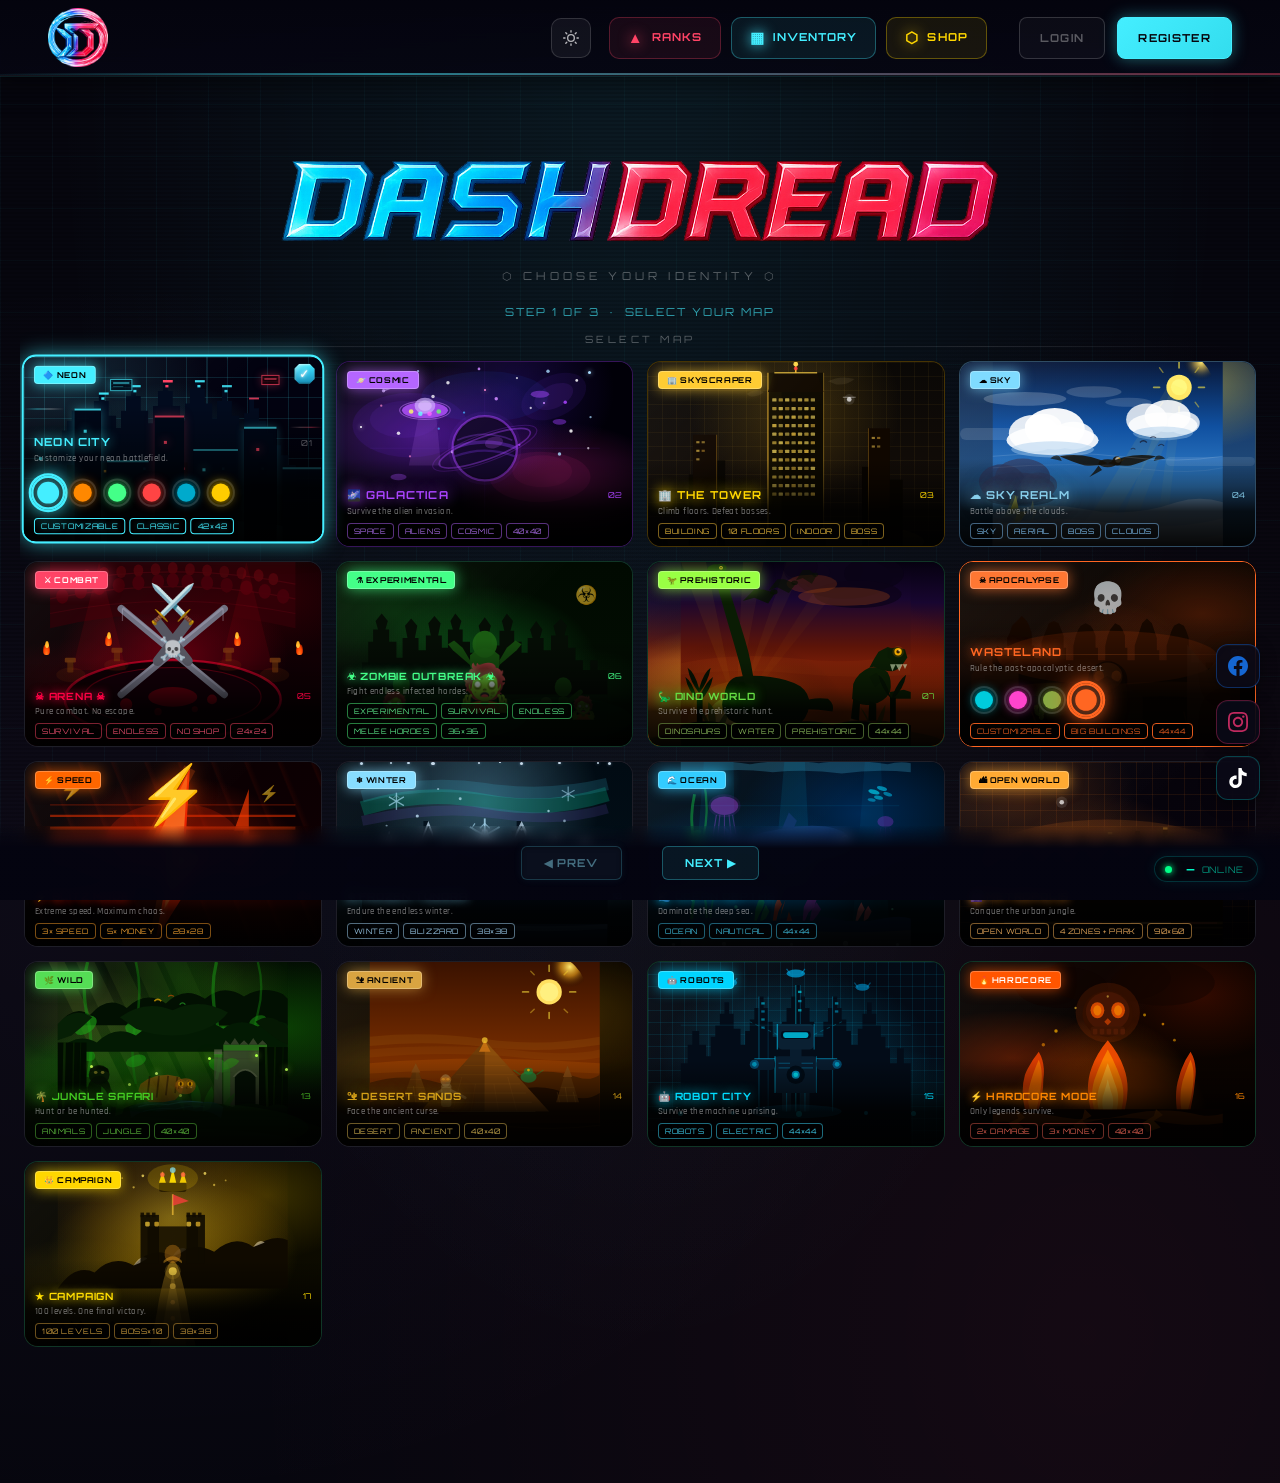
<file: admin.html>
<!DOCTYPE html>
<html lang="en">
<head>
  <meta charset="UTF-8">
  <meta name="viewport" content="width=device-width, initial-scale=1.0">
  <title>DASH DREAD — Admin Panel</title>
  <link rel="icon" type="image/png" href="/images/logo.png">
  <link rel="apple-touch-icon" href="/images/logo.png">
  <link rel="stylesheet" href="css/style.css">
  <link rel="stylesheet" href="css/social.css">
  <script>try{if(localStorage.getItem('nc_theme')==='light')document.documentElement.setAttribute('data-theme','light');}catch(e){}</script>
  <style>
    /* ═══════════════════════════════════════════════════════════
       ADMIN PANEL — CYBERPUNK COMMAND CENTER
    ═══════════════════════════════════════════════════════════ */

    :root {
      --adm-red:    #FF4466;
      --adm-cyan:   #44EEFF;
      --adm-gold:   #FFD700;
      --adm-purple: #CC88FF;
      --adm-green:  #44FF88;
    }

    .admin-page {
      min-height: 100vh;
      padding: 0 0 100px;
      background:
        radial-gradient(ellipse at 50% 0%,   rgba(255,68,102,0.10) 0%, transparent 60%),
        radial-gradient(ellipse at 85% 80%,  rgba(68,238,255,0.06) 0%, transparent 55%),
        radial-gradient(ellipse at 10% 60%,  rgba(204,136,255,0.05) 0%, transparent 50%),
        var(--bg);
    }

    /* ── Header ────────────────────────────────────────────── */
    .admin-header {
      position: relative;
      padding: 32px 24px 24px;
      max-width: 1200px;
      margin: 100px auto 0;
    }
    .admin-title-row {
      display: flex;
      align-items: center;
      gap: 16px;
      margin-bottom: 6px;
    }
    .admin-shield {
      width: 48px; height: 48px;
      background: linear-gradient(135deg, rgba(255,68,102,0.2), rgba(255,68,102,0.05));
      border: 1px solid rgba(255,68,102,0.4);
      border-radius: 12px;
      display: flex; align-items: center; justify-content: center;
      font-size: 22px;
      box-shadow: 0 0 20px rgba(255,68,102,0.2);
    }
    .admin-title {
      font-family: 'Orbitron', sans-serif;
      font-size: clamp(20px, 3vw, 32px);
      font-weight: 900;
      letter-spacing: 0.08em;
      background: linear-gradient(135deg, #FF4466 0%, #FF88AA 50%, #CC44FF 100%);
      -webkit-background-clip: text;
      -webkit-text-fill-color: transparent;
      background-clip: text;
      filter: drop-shadow(0 0 14px rgba(255,68,102,0.4));
    }
    .admin-subtitle {
      font-size: 12px;
      letter-spacing: 0.25em;
      color: var(--muted);
      margin-top: 4px;
      padding-left: 64px;
    }

    /* ── Main layout ───────────────────────────────────────── */
    .admin-body {
      max-width: 1200px;
      margin: 0 auto;
      padding: 0 24px;
      display: flex;
      flex-direction: column;
      gap: 28px;
    }

    /* ── Stats row ─────────────────────────────────────────── */
    .admin-stats-grid {
      display: grid;
      grid-template-columns: repeat(5, 1fr);
      gap: 12px;
    }
    @media (max-width: 900px) { .admin-stats-grid { grid-template-columns: repeat(3, 1fr); } }
    @media (max-width: 580px) { .admin-stats-grid { grid-template-columns: repeat(2, 1fr); } }

    .admin-stat-card {
      background: var(--panel);
      border: 1px solid var(--border);
      border-radius: 12px;
      padding: 18px 16px;
      display: flex;
      flex-direction: column;
      gap: 6px;
      position: relative;
      overflow: hidden;
      transition: border-color 0.2s, box-shadow 0.2s;
    }
    .admin-stat-card::before {
      content: '';
      position: absolute; top: 0; left: 0; right: 0; height: 2px;
      background: var(--stat-color, var(--adm-cyan));
      opacity: 0.7;
    }
    .admin-stat-card:hover {
      border-color: rgba(255,255,255,0.15);
      box-shadow: 0 8px 30px rgba(0,0,0,0.4);
    }
    .admin-stat-icon {
      font-size: 20px;
      margin-bottom: 2px;
    }
    .admin-stat-label {
      font-family: 'Orbitron', sans-serif;
      font-size: 8px;
      letter-spacing: 0.25em;
      color: var(--muted);
    }
    .admin-stat-value {
      font-family: 'Orbitron', sans-serif;
      font-size: 22px;
      font-weight: 700;
      color: var(--stat-color, var(--adm-cyan));
      text-shadow: 0 0 14px var(--stat-color, rgba(68,238,255,0.5));
    }
    .admin-stat-value.skeleton { opacity: 0.3; animation: skPulse 1.4s ease-in-out infinite; }
    @keyframes skPulse { 0%,100%{opacity:0.3} 50%{opacity:0.6} }

    /* ── Section card ──────────────────────────────────────── */
    .admin-section {
      background: var(--panel);
      border: 1px solid var(--border);
      border-radius: 16px;
      overflow: hidden;
    }
    .admin-section-head {
      display: flex;
      align-items: center;
      justify-content: space-between;
      padding: 18px 22px;
      border-bottom: 1px solid var(--border);
      background: rgba(255,255,255,0.02);
    }
    .admin-section-title {
      font-family: 'Orbitron', sans-serif;
      font-size: 11px;
      letter-spacing: 0.25em;
      color: var(--text);
      display: flex;
      align-items: center;
      gap: 10px;
    }
    .admin-section-title .dot {
      width: 6px; height: 6px;
      border-radius: 50%;
      background: var(--section-color, var(--adm-cyan));
      box-shadow: 0 0 8px var(--section-color, rgba(68,238,255,0.7));
    }
    .admin-section-badge {
      font-family: 'Orbitron', sans-serif;
      font-size: 10px;
      padding: 4px 12px;
      border-radius: 20px;
      background: rgba(68,238,255,0.08);
      border: 1px solid rgba(68,238,255,0.2);
      color: var(--adm-cyan);
    }

    /* ── Table ─────────────────────────────────────────────── */
    .admin-table-wrap {
      overflow-x: auto;
    }
    table.admin-table {
      width: 100%;
      border-collapse: collapse;
    }
    table.admin-table th {
      font-family: 'Orbitron', sans-serif;
      font-size: 9px;
      letter-spacing: 0.2em;
      color: var(--muted);
      padding: 12px 20px;
      text-align: left;
      border-bottom: 1px solid var(--border);
      white-space: nowrap;
    }
    table.admin-table td {
      padding: 14px 20px;
      border-bottom: 1px solid rgba(255,255,255,0.04);
      font-size: 13px;
      color: var(--text);
      white-space: nowrap;
    }
    table.admin-table tr:last-child td { border-bottom: none; }
    table.admin-table tbody tr {
      transition: background 0.15s;
    }
    table.admin-table tbody tr:hover {
      background: rgba(255,255,255,0.03);
    }

    .user-name-cell {
      display: flex;
      align-items: center;
      gap: 10px;
    }
    .user-avatar {
      width: 30px; height: 30px;
      border-radius: 8px;
      background: linear-gradient(135deg, rgba(68,238,255,0.15), rgba(204,136,255,0.1));
      border: 1px solid rgba(68,238,255,0.2);
      display: flex; align-items: center; justify-content: center;
      font-family: 'Orbitron', sans-serif;
      font-size: 12px;
      font-weight: 700;
      color: var(--adm-cyan);
      flex-shrink: 0;
    }
    .user-id-text {
      font-family: monospace;
      font-size: 11px;
      color: var(--muted);
    }
    .user-level-badge {
      display: inline-flex;
      align-items: center;
      gap: 4px;
      font-family: 'Orbitron', sans-serif;
      font-size: 10px;
      padding: 3px 8px;
      border-radius: 6px;
      background: rgba(204,136,255,0.1);
      border: 1px solid rgba(204,136,255,0.2);
      color: var(--adm-purple);
    }
    .user-nex-text {
      font-family: 'Orbitron', sans-serif;
      font-size: 12px;
      color: var(--adm-gold);
    }
    .user-date-text {
      font-size: 11px;
      color: var(--muted);
    }

    /* Delete button */
    .btn-delete {
      font-family: 'Orbitron', sans-serif;
      font-size: 9px;
      letter-spacing: 0.15em;
      padding: 7px 14px;
      border-radius: 8px;
      border: 1px solid rgba(255,68,102,0.35);
      background: rgba(255,68,102,0.07);
      color: var(--adm-red);
      cursor: pointer;
      transition: all 0.18s;
      display: flex;
      align-items: center;
      gap: 6px;
    }
    .btn-delete:hover {
      background: rgba(255,68,102,0.18);
      border-color: rgba(255,68,102,0.7);
      box-shadow: 0 0 16px rgba(255,68,102,0.25);
      color: #fff;
    }
    .btn-delete:disabled {
      opacity: 0.4;
      cursor: not-allowed;
      pointer-events: none;
    }
    .btn-delete--deleting {
      opacity: 0.6;
      pointer-events: none;
    }

    /* ── Clans grid ────────────────────────────────────────── */
    .clans-grid {
      display: grid;
      grid-template-columns: repeat(auto-fill, minmax(280px, 1fr));
      gap: 14px;
      padding: 20px;
    }
    .clan-card {
      background: rgba(255,255,255,0.02);
      border: 1px solid var(--border);
      border-radius: 12px;
      padding: 18px;
      display: flex;
      flex-direction: column;
      gap: 12px;
      transition: border-color 0.2s, box-shadow 0.2s;
    }
    .clan-card:hover {
      border-color: rgba(68,238,255,0.2);
      box-shadow: 0 6px 24px rgba(0,0,0,0.35);
    }
    .clan-card-top {
      display: flex;
      align-items: center;
      gap: 12px;
    }
    .clan-emblem {
      width: 44px; height: 44px;
      border-radius: 10px;
      background: rgba(255,255,255,0.04);
      border: 1px solid rgba(255,255,255,0.08);
      display: flex; align-items: center; justify-content: center;
      font-size: 22px;
      flex-shrink: 0;
    }
    .clan-info { flex: 1; min-width: 0; }
    .clan-name {
      font-family: 'Orbitron', sans-serif;
      font-size: 13px;
      font-weight: 700;
      color: var(--text);
      white-space: nowrap;
      overflow: hidden;
      text-overflow: ellipsis;
    }
    .clan-tag {
      font-size: 10px;
      color: var(--muted);
      letter-spacing: 0.1em;
    }
    .clan-open-badge {
      font-family: 'Orbitron', sans-serif;
      font-size: 8px;
      letter-spacing: 0.18em;
      padding: 3px 8px;
      border-radius: 20px;
    }
    .clan-open-badge--open {
      background: rgba(68,255,136,0.1);
      border: 1px solid rgba(68,255,136,0.25);
      color: var(--adm-green);
    }
    .clan-open-badge--closed {
      background: rgba(255,68,102,0.1);
      border: 1px solid rgba(255,68,102,0.25);
      color: var(--adm-red);
    }
    .clan-meta {
      display: grid;
      grid-template-columns: 1fr 1fr;
      gap: 8px;
    }
    .clan-meta-item {
      display: flex;
      flex-direction: column;
      gap: 2px;
    }
    .clan-meta-label {
      font-size: 9px;
      letter-spacing: 0.15em;
      color: var(--muted);
      font-family: 'Orbitron', sans-serif;
    }
    .clan-meta-value {
      font-size: 13px;
      font-weight: 600;
      color: var(--text);
    }
    .clan-members-list {
      border-top: 1px solid var(--border);
      padding-top: 10px;
      display: flex;
      flex-wrap: wrap;
      gap: 6px;
    }
    .clan-member-chip {
      font-size: 10px;
      padding: 3px 8px;
      border-radius: 6px;
      background: rgba(255,255,255,0.04);
      border: 1px solid rgba(255,255,255,0.07);
      color: var(--muted);
    }
    .clan-member-chip--leader {
      background: rgba(255,215,0,0.08);
      border-color: rgba(255,215,0,0.2);
      color: var(--adm-gold);
    }

    /* ── Loading / error ───────────────────────────────────── */
    .admin-loading {
      display: flex;
      align-items: center;
      justify-content: center;
      gap: 12px;
      padding: 40px;
      color: var(--muted);
      font-size: 12px;
      letter-spacing: 0.18em;
    }
    .admin-error {
      padding: 20px;
      text-align: center;
      color: var(--adm-red);
      font-size: 12px;
      letter-spacing: 0.1em;
    }
    .admin-empty {
      padding: 32px;
      text-align: center;
      color: var(--muted);
      font-size: 12px;
      letter-spacing: 0.15em;
    }

    /* ── Spinner ───────────────────────────────────────────── */
    .adm-spinner {
      width: 20px; height: 20px;
      border: 2px solid rgba(68,238,255,0.15);
      border-top-color: var(--adm-cyan);
      border-radius: 50%;
      animation: spin 0.8s linear infinite;
    }
    @keyframes spin { to { transform: rotate(360deg); } }

    /* ── Confirm modal ─────────────────────────────────────── */
    .adm-modal-backdrop {
      position: fixed; inset: 0;
      background: rgba(0,0,0,0.75);
      backdrop-filter: blur(6px);
      z-index: 1000;
      display: flex; align-items: center; justify-content: center;
      padding: 20px;
    }
    .adm-modal-backdrop[hidden] { display: none !important; }
    .adm-modal {
      background: var(--panel);
      border: 1px solid rgba(255,68,102,0.35);
      border-radius: 16px;
      padding: 32px 28px;
      max-width: 400px;
      width: 100%;
      box-shadow: 0 0 60px rgba(255,68,102,0.15), 0 24px 80px rgba(0,0,0,0.6);
      text-align: center;
    }
    .adm-modal-icon {
      font-size: 36px;
      margin-bottom: 14px;
    }
    .adm-modal-title {
      font-family: 'Orbitron', sans-serif;
      font-size: 16px;
      font-weight: 700;
      color: var(--adm-red);
      margin-bottom: 10px;
      letter-spacing: 0.06em;
    }
    .adm-modal-body {
      font-size: 13px;
      color: var(--muted);
      line-height: 1.6;
      margin-bottom: 24px;
    }
    .adm-modal-target {
      color: var(--text);
      font-weight: 600;
      font-family: 'Orbitron', sans-serif;
      font-size: 14px;
    }
    .adm-modal-buttons {
      display: flex;
      gap: 12px;
      justify-content: center;
    }
    .adm-btn {
      font-family: 'Orbitron', sans-serif;
      font-size: 10px;
      letter-spacing: 0.15em;
      padding: 11px 22px;
      border-radius: 10px;
      cursor: pointer;
      border: 1px solid;
      transition: all 0.18s;
    }
    .adm-btn--cancel {
      background: rgba(255,255,255,0.04);
      border-color: rgba(255,255,255,0.12);
      color: var(--muted);
    }
    .adm-btn--cancel:hover {
      background: rgba(255,255,255,0.08);
      border-color: rgba(255,255,255,0.22);
      color: var(--text);
    }
    .adm-btn--confirm {
      background: rgba(255,68,102,0.15);
      border-color: rgba(255,68,102,0.5);
      color: var(--adm-red);
    }
    .adm-btn--confirm:hover {
      background: rgba(255,68,102,0.28);
      border-color: #FF4466;
      color: #fff;
      box-shadow: 0 0 20px rgba(255,68,102,0.3);
    }

    /* ── Toast ─────────────────────────────────────────────── */
    .adm-toast {
      position: fixed;
      bottom: 32px;
      left: 50%;
      transform: translateX(-50%) translateY(20px);
      padding: 12px 24px;
      border-radius: 12px;
      font-family: 'Orbitron', sans-serif;
      font-size: 11px;
      letter-spacing: 0.12em;
      z-index: 2000;
      opacity: 0;
      transition: opacity 0.3s, transform 0.3s;
      pointer-events: none;
      white-space: nowrap;
    }
    .adm-toast.show {
      opacity: 1;
      transform: translateX(-50%) translateY(0);
    }
    .adm-toast--success {
      background: rgba(68,255,136,0.12);
      border: 1px solid rgba(68,255,136,0.35);
      color: var(--adm-green);
      box-shadow: 0 0 20px rgba(68,255,136,0.2);
    }
    .adm-toast--error {
      background: rgba(255,68,102,0.12);
      border: 1px solid rgba(255,68,102,0.35);
      color: var(--adm-red);
      box-shadow: 0 0 20px rgba(255,68,102,0.2);
    }

    /* ── Reports filter bar ────────────────────────────────── */
    .reports-filter-bar {
      display: flex;
      align-items: center;
      gap: 8px;
      padding: 14px 22px;
      border-bottom: 1px solid var(--border);
      flex-wrap: wrap;
    }
    .reports-filter-label {
      font-family: 'Orbitron', sans-serif;
      font-size: 9px;
      letter-spacing: 0.2em;
      color: var(--muted);
      margin-right: 4px;
    }
    .rpt-filter-btn {
      font-family: 'Orbitron', sans-serif;
      font-size: 9px;
      letter-spacing: 0.15em;
      padding: 6px 14px;
      border-radius: 20px;
      border: 1px solid rgba(255,255,255,0.1);
      background: transparent;
      color: var(--muted);
      cursor: pointer;
      transition: all 0.18s;
    }
    .rpt-filter-btn:hover {
      background: rgba(255,255,255,0.06);
      color: var(--text);
    }
    .rpt-filter-btn.active {
      background: rgba(68,238,255,0.1);
      border-color: rgba(68,238,255,0.4);
      color: var(--adm-cyan);
    }
    .rpt-filter-btn[data-status="open"].active {
      background: rgba(255,68,102,0.1);
      border-color: rgba(255,68,102,0.4);
      color: var(--adm-red);
    }
    .rpt-filter-btn[data-status="reviewed"].active {
      background: rgba(68,255,136,0.1);
      border-color: rgba(68,255,136,0.4);
      color: var(--adm-green);
    }
    .rpt-filter-btn[data-status="dismissed"].active {
      background: rgba(255,255,255,0.06);
      border-color: rgba(255,255,255,0.2);
      color: var(--muted);
    }

    /* ── Report status badge ───────────────────────────────── */
    .rpt-status-badge {
      font-family: 'Orbitron', sans-serif;
      font-size: 8px;
      letter-spacing: 0.18em;
      padding: 4px 10px;
      border-radius: 20px;
      display: inline-block;
      white-space: nowrap;
    }
    .rpt-status-badge--open {
      background: rgba(255,68,102,0.1);
      border: 1px solid rgba(255,68,102,0.3);
      color: var(--adm-red);
    }
    .rpt-status-badge--reviewed {
      background: rgba(68,255,136,0.1);
      border: 1px solid rgba(68,255,136,0.3);
      color: var(--adm-green);
    }
    .rpt-status-badge--dismissed {
      background: rgba(255,255,255,0.04);
      border: 1px solid rgba(255,255,255,0.1);
      color: var(--muted);
    }

    /* ── Report reporter/reported names ────────────────────── */
    .rpt-reporter-cell {
      display: flex;
      align-items: center;
      gap: 8px;
    }
    .rpt-avatar {
      width: 28px; height: 28px;
      border-radius: 7px;
      display: flex; align-items: center; justify-content: center;
      font-family: 'Orbitron', sans-serif;
      font-size: 11px;
      font-weight: 700;
      flex-shrink: 0;
    }
    .rpt-avatar--reporter {
      background: rgba(68,238,255,0.12);
      border: 1px solid rgba(68,238,255,0.2);
      color: var(--adm-cyan);
    }
    .rpt-avatar--reported {
      background: rgba(255,68,102,0.12);
      border: 1px solid rgba(255,68,102,0.2);
      color: var(--adm-red);
    }
    .rpt-reason-text {
      max-width: 220px;
      white-space: nowrap;
      overflow: hidden;
      text-overflow: ellipsis;
      font-size: 12px;
      color: var(--muted);
      cursor: default;
    }
    .rpt-id-text {
      font-family: monospace;
      font-size: 10px;
      color: var(--muted);
    }

    /* ── Custom status dropdown ────────────────────────────── */
    .rpt-dd {
      position: relative;
      display: inline-block;
    }
    .rpt-dd__trigger {
      font-family: 'Orbitron', sans-serif;
      font-size: 9px;
      letter-spacing: 0.14em;
      padding: 7px 12px 7px 10px;
      border-radius: 9px;
      border: 1px solid rgba(255,255,255,0.1);
      background: rgba(10,10,18,0.7);
      color: var(--text);
      cursor: pointer;
      display: flex;
      align-items: center;
      gap: 8px;
      min-width: 130px;
      transition: border-color 0.18s, box-shadow 0.18s, background 0.18s;
      outline: none;
      white-space: nowrap;
      backdrop-filter: blur(8px);
    }
    .rpt-dd__trigger:hover {
      border-color: rgba(68,238,255,0.3);
      background: rgba(68,238,255,0.04);
    }
    .rpt-dd--open .rpt-dd__trigger {
      border-color: rgba(68,238,255,0.5);
      box-shadow: 0 0 14px rgba(68,238,255,0.12);
      background: rgba(68,238,255,0.05);
    }
    .rpt-dd--loading .rpt-dd__trigger {
      opacity: 0.5;
      pointer-events: none;
    }
    .rpt-dd__dot {
      width: 7px; height: 7px;
      border-radius: 50%;
      flex-shrink: 0;
      transition: background 0.2s, box-shadow 0.2s;
    }
    .rpt-dd__dot--open      { background: var(--adm-red);   box-shadow: 0 0 6px rgba(255,68,102,0.8); }
    .rpt-dd__dot--reviewed  { background: var(--adm-green); box-shadow: 0 0 6px rgba(68,255,136,0.8); }
    .rpt-dd__dot--dismissed { background: rgba(255,255,255,0.25); box-shadow: none; }
    .rpt-dd__dot--accepted  { background: var(--adm-green); box-shadow: 0 0 6px rgba(68,255,136,0.8); }
    .rpt-dd__dot--rejected  { background: rgba(255,255,255,0.25); box-shadow: none; }
    .rpt-dd__dot--fixed     { background: var(--adm-green); box-shadow: 0 0 6px rgba(68,255,136,0.8); }
    .rpt-dd__label {
      flex: 1;
      text-align: left;
    }
    .rpt-dd__arrow {
      font-size: 10px;
      color: var(--muted);
      transition: transform 0.2s;
      margin-left: 2px;
      flex-shrink: 0;
    }
    .rpt-dd--open .rpt-dd__arrow {
      transform: rotate(180deg);
      color: var(--adm-cyan);
    }
    .rpt-dd__spinner {
      width: 12px; height: 12px;
      border: 2px solid rgba(68,238,255,0.2);
      border-top-color: var(--adm-cyan);
      border-radius: 50%;
      animation: spin 0.7s linear infinite;
      flex-shrink: 0;
    }

    /* Panel */
    .rpt-dd__panel {
      position: fixed;
      min-width: 140px;
      background: rgba(8,8,16,0.96);
      border: 1px solid rgba(68,238,255,0.18);
      border-radius: 11px;
      box-shadow:
        0 0 0 1px rgba(0,0,0,0.5),
        0 12px 40px rgba(0,0,0,0.7),
        0 0 30px rgba(68,238,255,0.06);
      backdrop-filter: blur(16px);
      z-index: 500;
      overflow: hidden;
      padding: 5px;
      transform-origin: top center;
      animation: rptDdIn 0.15s ease;
    }
    @keyframes rptDdIn {
      from { opacity: 0; transform: scaleY(0.88) translateY(-4px); }
      to   { opacity: 1; transform: scaleY(1)    translateY(0);    }
    }
    .rpt-dd__panel[hidden] { display: none !important; }

    /* Items */
    .rpt-dd__item {
      font-family: 'Orbitron', sans-serif;
      font-size: 9px;
      letter-spacing: 0.16em;
      width: 100%;
      padding: 9px 12px;
      border-radius: 7px;
      border: 1px solid transparent;
      background: transparent;
      color: var(--muted);
      cursor: pointer;
      display: flex;
      align-items: center;
      gap: 9px;
      transition: background 0.14s, border-color 0.14s, color 0.14s;
      white-space: nowrap;
      text-align: left;
    }
    .rpt-dd__item:hover {
      background: rgba(255,255,255,0.05);
      color: var(--text);
    }
    .rpt-dd__item--open:hover {
      background: rgba(255,68,102,0.1);
      border-color: rgba(255,68,102,0.2);
      color: var(--adm-red);
    }
    .rpt-dd__item--reviewed:hover,
    .rpt-dd__item--accepted:hover,
    .rpt-dd__item--fixed:hover {
      background: rgba(68,255,136,0.08);
      border-color: rgba(68,255,136,0.2);
      color: var(--adm-green);
    }
    .rpt-dd__item--dismissed:hover,
    .rpt-dd__item--rejected:hover {
      background: rgba(255,255,255,0.05);
      border-color: rgba(255,255,255,0.1);
      color: var(--text);
    }
    .rpt-dd__item--active {
      color: var(--text);
      background: rgba(255,255,255,0.04);
    }
    .rpt-dd__item--active.rpt-dd__item--open      { background: rgba(255,68,102,0.08);  color: var(--adm-red);   border-color: rgba(255,68,102,0.15); }
    .rpt-dd__item--active.rpt-dd__item--reviewed,
    .rpt-dd__item--active.rpt-dd__item--accepted,
    .rpt-dd__item--active.rpt-dd__item--fixed     { background: rgba(68,255,136,0.06);  color: var(--adm-green); border-color: rgba(68,255,136,0.15); }
    .rpt-dd__item--active.rpt-dd__item--dismissed,
    .rpt-dd__item--active.rpt-dd__item--rejected  { background: rgba(255,255,255,0.04); color: var(--muted);     border-color: rgba(255,255,255,0.08); }

    /* Filter active states for accepted / fixed / rejected */
    .rpt-filter-btn[data-status="accepted"].active { background: rgba(68,255,136,0.1); border-color: rgba(68,255,136,0.4); color: var(--adm-green); }
    .rpt-filter-btn[data-status="fixed"].active    { background: rgba(68,255,136,0.1); border-color: rgba(68,255,136,0.4); color: var(--adm-green); }
    .rpt-filter-btn[data-status="rejected"].active { background: rgba(255,255,255,0.06); border-color: rgba(255,255,255,0.2); color: var(--muted); }
  </style>
</head>
<body class="select-screen admin-page">
  <div class="bg-grid"></div>
  <div class="scanlines"></div>

  <!-- Navbar -->
  <nav class="site-nav">
    <a href="index.html" class="site-nav__logo"><img src="images/logo.png" alt="DASH DREAD" class="site-nav__logo-img"></a>
    <div id="siteNav" class="site-nav__controls"></div>
  </nav>

  <!-- Header -->
  <div class="admin-header">
    <div class="admin-title-row">
      <div class="admin-shield">⚡</div>
      <div>
        <div class="admin-title">ADMIN PANEL</div>
      </div>
    </div>
    <div class="admin-subtitle">COMMAND CENTER — RESTRICTED ACCESS</div>
  </div>

  <!-- Body -->
  <div class="admin-body">

    <!-- Global Stats -->
    <div class="admin-stats-grid" id="statsGrid">
      <div class="admin-stat-card" style="--stat-color: var(--adm-cyan)">
        <div class="admin-stat-icon">👥</div>
        <div class="admin-stat-label">TOTAL PLAYERS</div>
        <div class="admin-stat-value skeleton" id="statPlayers">—</div>
      </div>
      <div class="admin-stat-card" style="--stat-color: var(--adm-red)">
        <div class="admin-stat-icon">💀</div>
        <div class="admin-stat-label">TOTAL KILLS</div>
        <div class="admin-stat-value skeleton" id="statKills">—</div>
      </div>
      <div class="admin-stat-card" style="--stat-color: var(--adm-gold)">
        <div class="admin-stat-icon">🎮</div>
        <div class="admin-stat-label">GAMES PLAYED</div>
        <div class="admin-stat-value skeleton" id="statGames">—</div>
      </div>
      <div class="admin-stat-card" style="--stat-color: var(--adm-green)">
        <div class="admin-stat-icon">🏆</div>
        <div class="admin-stat-label">TOP CHARACTER</div>
        <div class="admin-stat-value skeleton" id="statChar" style="font-size:14px;letter-spacing:0.05em">—</div>
      </div>
      <div class="admin-stat-card" style="--stat-color: var(--adm-purple)">
        <div class="admin-stat-icon">🗺️</div>
        <div class="admin-stat-label">TOP MAP</div>
        <div class="admin-stat-value skeleton" id="statMap" style="font-size:14px;letter-spacing:0.05em">—</div>
      </div>
    </div>

    <!-- Users Table -->
    <div class="admin-section">
      <div class="admin-section-head">
        <div class="admin-section-title" style="--section-color: var(--adm-cyan)">
          <div class="dot"></div>
          REGISTERED USERS
        </div>
        <div class="admin-section-badge" id="userCountBadge">LOADING…</div>
      </div>
      <div id="usersTableWrap">
        <div class="admin-loading">
          <div class="adm-spinner"></div>
          LOADING USERS…
        </div>
      </div>
    </div>

    <!-- Clans -->
    <div class="admin-section">
      <div class="admin-section-head">
        <div class="admin-section-title" style="--section-color: var(--adm-gold)">
          <div class="dot" style="background:var(--adm-gold);box-shadow:0 0 8px rgba(255,215,0,0.7)"></div>
          ALL CLANS
        </div>
        <div class="admin-section-badge" id="clanCountBadge" style="border-color:rgba(255,215,0,0.25);background:rgba(255,215,0,0.07);color:var(--adm-gold)">LOADING…</div>
      </div>
      <div id="clansGrid" class="clans-grid">
        <div class="admin-loading">
          <div class="adm-spinner"></div>
          LOADING CLANS…
        </div>
      </div>
    </div>

    <!-- Reports -->
    <div class="admin-section">
      <div class="admin-section-head">
        <div class="admin-section-title" style="--section-color: var(--adm-red)">
          <div class="dot" style="background:var(--adm-red);box-shadow:0 0 8px rgba(255,68,102,0.7)"></div>
          USER REPORTS
        </div>
        <div class="admin-section-badge" id="reportCountBadge" style="border-color:rgba(255,68,102,0.25);background:rgba(255,68,102,0.07);color:var(--adm-red)">LOADING…</div>
      </div>
      <div class="reports-filter-bar">
        <span class="reports-filter-label">FILTER:</span>
        <button class="rpt-filter-btn active" data-status="">ALL</button>
        <button class="rpt-filter-btn" data-status="open">OPEN</button>
        <button class="rpt-filter-btn" data-status="reviewed">REVIEWED</button>
        <button class="rpt-filter-btn" data-status="dismissed">DISMISSED</button>
      </div>
      <div id="reportsTableWrap">
        <div class="admin-loading">
          <div class="adm-spinner"></div>
          LOADING REPORTS…
        </div>
      </div>
    </div>

    <!-- Proposals -->
    <div class="admin-section">
      <div class="admin-section-head">
        <div class="admin-section-title" style="--section-color: var(--adm-purple)">
          <div class="dot" style="background:var(--adm-purple);box-shadow:0 0 8px rgba(204,136,255,0.7)"></div>
          PLAYER PROPOSALS
        </div>
        <div class="admin-section-badge" id="proposalCountBadge" style="border-color:rgba(204,136,255,0.25);background:rgba(204,136,255,0.07);color:var(--adm-purple)">LOADING…</div>
      </div>
      <div class="reports-filter-bar">
        <span class="reports-filter-label">FILTER:</span>
        <button class="rpt-filter-btn prop-filter active" data-status="">ALL</button>
        <button class="rpt-filter-btn prop-filter" data-status="open">OPEN</button>
        <button class="rpt-filter-btn prop-filter" data-status="accepted">ACCEPTED</button>
        <button class="rpt-filter-btn prop-filter" data-status="rejected">REJECTED</button>
      </div>
      <div id="proposalsTableWrap">
        <div class="admin-loading"><div class="adm-spinner"></div>LOADING PROPOSALS…</div>
      </div>
    </div>

    <!-- Problems -->
    <div class="admin-section">
      <div class="admin-section-head">
        <div class="admin-section-title" style="--section-color: var(--adm-gold)">
          <div class="dot" style="background:var(--adm-gold);box-shadow:0 0 8px rgba(255,215,0,0.7)"></div>
          BUG REPORTS / PROBLEMS
        </div>
        <div class="admin-section-badge" id="problemCountBadge" style="border-color:rgba(255,215,0,0.25);background:rgba(255,215,0,0.07);color:var(--adm-gold)">LOADING…</div>
      </div>
      <div class="reports-filter-bar">
        <span class="reports-filter-label">FILTER:</span>
        <button class="rpt-filter-btn prob-filter active" data-status="">ALL</button>
        <button class="rpt-filter-btn prob-filter" data-status="open">OPEN</button>
        <button class="rpt-filter-btn prob-filter" data-status="fixed">FIXED</button>
        <button class="rpt-filter-btn prob-filter" data-status="dismissed">DISMISSED</button>
      </div>
      <div id="problemsTableWrap">
        <div class="admin-loading"><div class="adm-spinner"></div>LOADING PROBLEMS…</div>
      </div>
    </div>

  </div>

  <!-- Confirm delete modal -->
  <div class="adm-modal-backdrop" id="deleteModal" hidden>
    <div class="adm-modal">
      <div class="adm-modal-icon">⚠️</div>
      <div class="adm-modal-title">DELETE ACCOUNT</div>
      <div class="adm-modal-body">
        You are about to permanently delete<br>
        <span class="adm-modal-target" id="deleteModalName"></span><br><br>
        This action cannot be undone.
      </div>
      <div class="adm-modal-buttons">
        <button class="adm-btn adm-btn--cancel" id="deleteCancel">CANCEL</button>
        <button class="adm-btn adm-btn--confirm" id="deleteConfirm">DELETE</button>
      </div>
    </div>
  </div>

  <!-- Toast -->
  <div class="adm-toast" id="toast"></div>

  <script src="js/auth.js"></script>
  <script src="js/api.js"></script>
  <script src="js/social.js"></script>
  <script src="js/social-icons.js"></script>
  <script src="js/ws.js"></script>
  <script src="js/multiplayer.js"></script>
  <script src="js/social-ui.js"></script>
  <script>
    /* ── Guard: must be logged in AND be "Admin" ─────────── */
    const _session = Auth.getSession();
    if (!Auth.isLoggedIn() || _session.name !== 'Admin') {
      window.location.href = 'index.html';
    }

    Auth.mountNavbar();
    if (Auth.isLoggedIn()) SocialUI.init();

    /* ── Toast helper ───────────────────────────────────── */
    let _toastTimer = null;
    function showToast(msg, type = 'success') {
      const el = document.getElementById('toast');
      el.textContent = msg;
      el.className = `adm-toast adm-toast--${type} show`;
      clearTimeout(_toastTimer);
      _toastTimer = setTimeout(() => {
        el.classList.remove('show');
      }, 3200);
    }

    /* ── Delete confirm modal ───────────────────────────── */
    let _pendingDelete = null;

    document.getElementById('deleteCancel').addEventListener('click', () => {
      document.getElementById('deleteModal').hidden = true;
      _pendingDelete = null;
    });

    document.getElementById('deleteConfirm').addEventListener('click', async () => {
      if (!_pendingDelete) return;
      const { name, row, btn } = _pendingDelete;
      document.getElementById('deleteModal').hidden = true;

      btn.classList.add('btn-delete--deleting');
      btn.innerHTML = '<div class="adm-spinner" style="width:14px;height:14px;border-width:2px"></div> DELETING…';

      try {
        await API.deleteAccount(name);
        row.style.transition = 'opacity 0.4s, transform 0.4s';
        row.style.opacity = '0';
        row.style.transform = 'translateX(20px)';
        setTimeout(() => row.remove(), 420);

        /* Update user count badge */
        const badge = document.getElementById('userCountBadge');
        const cur = parseInt(badge.dataset.count || '0', 10);
        if (cur > 0) {
          const next = cur - 1;
          badge.dataset.count = next;
          badge.textContent = `${next} USERS`;
        }

        showToast(`✓ ${name} deleted`, 'success');
      } catch (err) {
        btn.classList.remove('btn-delete--deleting');
        btn.innerHTML = '✕ DELETE';
        showToast(`Error: ${err.message}`, 'error');
      }

      _pendingDelete = null;
    });

    function confirmDelete(name, row, btn) {
      _pendingDelete = { name, row, btn };
      document.getElementById('deleteModalName').textContent = name;
      document.getElementById('deleteModal').hidden = false;
    }

    /* ── Format date ─────────────────────────────────────── */
    function fmtDate(iso) {
      try {
        return new Date(iso).toLocaleDateString('en-GB', {
          day: '2-digit', month: 'short', year: 'numeric'
        });
      } catch { return iso; }
    }

    /* ── Load global stats ───────────────────────────────── */
    async function loadStats() {
      try {
        const d = await API.getGlobalStats();
        const set = (id, val) => {
          const el = document.getElementById(id);
          el.classList.remove('skeleton');
          el.textContent = val;
        };
        set('statPlayers', (d.totalPlayers ?? '—').toLocaleString());
        set('statKills',   (d.totalKills   ?? '—').toLocaleString());
        set('statGames',   (d.totalGamesPlayed ?? '—').toLocaleString());
        set('statChar',    (d.topCharacter ?? '—').toUpperCase());
        set('statMap',     (d.topMap       ?? '—').toUpperCase());
      } catch (err) {
        ['statPlayers','statKills','statGames','statChar','statMap'].forEach(id => {
          const el = document.getElementById(id);
          el.classList.remove('skeleton');
          el.textContent = 'ERR';
          el.style.color = 'var(--adm-red)';
        });
      }
    }

    /* ── Load users ──────────────────────────────────────── */
    async function loadUsers() {
      const wrap = document.getElementById('usersTableWrap');
      try {
        const d = await API.getAllUsers();
        const users = d.users || [];

        const badge = document.getElementById('userCountBadge');
        badge.textContent = `${users.length} USERS`;
        badge.dataset.count = users.length;

        if (users.length === 0) {
          wrap.innerHTML = '<div class="admin-empty">NO USERS FOUND</div>';
          return;
        }

        const table = document.createElement('table');
        table.className = 'admin-table';
        table.innerHTML = `
          <thead>
            <tr>
              <th>#</th>
              <th>PLAYER</th>
              <th>EMAIL</th>
              <th>LEVEL</th>
              <th>NEX</th>
              <th>JOINED</th>
              <th>ACTIONS</th>
            </tr>
          </thead>
          <tbody id="usersTableBody"></tbody>
        `;

        wrap.innerHTML = '';
        const tableWrap = document.createElement('div');
        tableWrap.className = 'admin-table-wrap';
        tableWrap.appendChild(table);
        wrap.appendChild(tableWrap);

        const tbody = document.getElementById('usersTableBody');
        users.forEach((u, i) => {
          const isSelf = u.name === 'Admin';
          const tr = document.createElement('tr');
          tr.innerHTML = `
            <td style="color:var(--muted);font-size:12px">${i + 1}</td>
            <td>
              <div class="user-name-cell">
                <div class="user-avatar">${(u.name || '?').charAt(0).toUpperCase()}</div>
                <div>
                  <div style="font-weight:600">${_esc(u.name)}</div>
                  <div class="user-id-text">${u._id}</div>
                </div>
              </div>
            </td>
            <td style="color:var(--muted);font-size:12px">${_esc(u.email)}</td>
            <td><span class="user-level-badge">⬡ LV ${u.level ?? 1}</span></td>
            <td><span class="user-nex-text">⬢ ${(u.nex ?? 0).toLocaleString()}</span></td>
            <td><span class="user-date-text">${fmtDate(u.createdAt)}</span></td>
            <td></td>
          `;

          const actionCell = tr.querySelector('td:last-child');

          if (isSelf) {
            actionCell.innerHTML = '<span style="font-size:10px;color:var(--muted);letter-spacing:0.12em">YOU</span>';
          } else {
            const delBtn = document.createElement('button');
            delBtn.className = 'btn-delete';
            delBtn.innerHTML = '✕ DELETE';
            delBtn.addEventListener('click', () => confirmDelete(u.name, tr, delBtn));
            actionCell.appendChild(delBtn);
          }

          tbody.appendChild(tr);
        });

      } catch (err) {
        wrap.innerHTML = `<div class="admin-error">Failed to load users: ${_esc(err.message)}</div>`;
        document.getElementById('userCountBadge').textContent = 'ERROR';
      }
    }

    /* ── Load clans ──────────────────────────────────────── */
    async function loadClans() {
      const grid = document.getElementById('clansGrid');
      try {
        const d = await fetch('https://game-backend-wfmf.onrender.com/clans?page=1&limit=100&sortBy=members')
          .then(r => r.json());
        const clans = d.clans || [];

        const badge = document.getElementById('clanCountBadge');
        badge.textContent = `${clans.length} CLANS`;

        if (clans.length === 0) {
          grid.innerHTML = '<div class="admin-empty">NO CLANS FOUND</div>';
          return;
        }

        grid.innerHTML = '';
        clans.forEach(c => {
          const card = document.createElement('div');
          card.className = 'clan-card';

          const memberChips = (c.members || []).map(m =>
            `<span class="clan-member-chip${m.role === 'leader' ? ' clan-member-chip--leader' : ''}">${m.role === 'leader' ? '♛ ' : ''}${_esc(m.name)}</span>`
          ).join('');

          card.innerHTML = `
            <div class="clan-card-top">
              <div class="clan-emblem">${c.emblem || '⚔'}</div>
              <div class="clan-info">
                <div class="clan-name">${_esc(c.name)}</div>
                <div class="clan-tag">[${_esc(c.tag)}] · ${_esc(c.leaderName)}</div>
              </div>
              <span class="clan-open-badge ${c.isOpen ? 'clan-open-badge--open' : 'clan-open-badge--closed'}">
                ${c.isOpen ? 'OPEN' : 'CLOSED'}
              </span>
            </div>
            <div class="clan-meta">
              <div class="clan-meta-item">
                <span class="clan-meta-label">MEMBERS</span>
                <span class="clan-meta-value">${c.memberCount ?? c.members?.length ?? 0}</span>
              </div>
              <div class="clan-meta-item">
                <span class="clan-meta-label">TOTAL KILLS</span>
                <span class="clan-meta-value" style="color:var(--adm-red)">${(c.totalKills ?? 0).toLocaleString()}</span>
              </div>
            </div>
            ${memberChips ? `<div class="clan-members-list">${memberChips}</div>` : ''}
          `;

          grid.appendChild(card);
        });

      } catch (err) {
        grid.innerHTML = `<div class="admin-error">Failed to load clans: ${_esc(err.message)}</div>`;
        document.getElementById('clanCountBadge').textContent = 'ERROR';
      }
    }

    /* ── HTML escape ─────────────────────────────────────── */
    function _esc(str) {
      return String(str ?? '')
        .replace(/&/g,'&amp;').replace(/</g,'&lt;').replace(/>/g,'&gt;').replace(/"/g,'&quot;');
    }

    /* ── Custom dropdown factory ─────────────────────────── */
    const RPT_STATUS_OPTIONS = [
      { value: 'open',      label: 'OPEN'      },
      { value: 'reviewed',  label: 'REVIEWED'  },
      { value: 'dismissed', label: 'DISMISSED' },
    ];
    const PROPOSAL_STATUS_OPTIONS = [
      { value: 'open',     label: 'OPEN'     },
      { value: 'accepted', label: 'ACCEPTED' },
      { value: 'rejected', label: 'REJECTED' },
    ];
    const PROBLEM_STATUS_OPTIONS = [
      { value: 'open',      label: 'OPEN'      },
      { value: 'fixed',     label: 'FIXED'     },
      { value: 'dismissed', label: 'DISMISSED' },
    ];

    /* Generic dropdown — pass any options array */
    function _buildStatusDropdown(currentStatus, onSelect, options = RPT_STATUS_OPTIONS) {
      const wrap = document.createElement('div');
      wrap.className = 'rpt-dd';

      const trigger = document.createElement('button');
      trigger.className = 'rpt-dd__trigger';
      trigger.type = 'button';

      const dot   = document.createElement('span');
      const label = document.createElement('span');
      const arrow = document.createElement('span');
      dot.className   = `rpt-dd__dot rpt-dd__dot--${currentStatus}`;
      label.className = 'rpt-dd__label';
      label.textContent = currentStatus.toUpperCase();
      arrow.className = 'rpt-dd__arrow';
      arrow.textContent = '▾';

      trigger.append(dot, label, arrow);

      const panel = document.createElement('div');
      panel.className = 'rpt-dd__panel';
      panel.hidden = true;

      options.forEach(opt => {
        const item = document.createElement('button');
        item.type = 'button';
        item.className = `rpt-dd__item rpt-dd__item--${opt.value}${opt.value === currentStatus ? ' rpt-dd__item--active' : ''}`;

        const iDot = document.createElement('span');
        iDot.className = `rpt-dd__dot rpt-dd__dot--${opt.value}`;
        item.append(iDot, opt.label);

        item.addEventListener('click', () => {
          closeDropdown();
          if (opt.value === wrap._value) return;
          onSelect(opt.value, wrap);
        });

        panel.appendChild(item);
      });

      wrap.appendChild(trigger);
      wrap.appendChild(panel);

      wrap._value = currentStatus;

      function openDropdown() {
        const rect = trigger.getBoundingClientRect();
        panel.style.top  = `${rect.bottom + 6}px`;
        panel.style.left = `${rect.left}px`;
        wrap.classList.add('rpt-dd--open');
        panel.hidden = false;
      }
      function closeDropdown() {
        wrap.classList.remove('rpt-dd--open');
        panel.hidden = true;
      }

      trigger.addEventListener('click', (e) => {
        e.stopPropagation();
        if (wrap.classList.contains('rpt-dd--open')) closeDropdown();
        else openDropdown();
      });

      document.addEventListener('click', (e) => {
        if (!wrap.contains(e.target)) closeDropdown();
      });

      wrap._setValue = (val) => {
        wrap._value = val;
        dot.className   = `rpt-dd__dot rpt-dd__dot--${val}`;
        label.textContent = val.toUpperCase();
        panel.querySelectorAll('.rpt-dd__item').forEach(it => {
          it.classList.toggle('rpt-dd__item--active', it.classList.contains(`rpt-dd__item--${val}`));
        });
      };

      wrap._setLoading = (loading) => {
        wrap.classList.toggle('rpt-dd--loading', loading);
        if (loading) {
          const sp = document.createElement('span');
          sp.className = 'rpt-dd__spinner';
          sp.id = 'rptDdSpinner';
          arrow.replaceWith(sp);
        } else {
          const sp = trigger.querySelector('#rptDdSpinner');
          if (sp) sp.replaceWith(arrow);
        }
      };

      return wrap;
    }

    /* ── Reports ─────────────────────────────────────────── */
    let _currentReportStatus = '';

    function _reportStatusBadge(status) {
      const cls = `rpt-status-badge rpt-status-badge--${status}`;
      const label = status.toUpperCase();
      return `<span class="${cls}">${label}</span>`;
    }

    async function loadReports(status = '') {
      const wrap = document.getElementById('reportsTableWrap');
      wrap.innerHTML = '<div class="admin-loading"><div class="adm-spinner"></div>LOADING REPORTS…</div>';

      try {
        const d = await API.getReports({ status: status || undefined, limit: 100, skip: 1 });
        const reports = d.reports || [];
        const total   = d.total ?? reports.length;

        const badge = document.getElementById('reportCountBadge');
        badge.textContent = `${total} REPORT${total !== 1 ? 'S' : ''}`;

        if (reports.length === 0) {
          wrap.innerHTML = '<div class="admin-empty">NO REPORTS FOUND</div>';
          return;
        }

        const tableWrap = document.createElement('div');
        tableWrap.className = 'admin-table-wrap';

        const table = document.createElement('table');
        table.className = 'admin-table';
        table.innerHTML = `
          <thead>
            <tr>
              <th>#</th>
              <th>REPORTER</th>
              <th>REPORTED</th>
              <th>REASON</th>
              <th>STATUS</th>
              <th>DATE</th>
              <th>CHANGE STATUS</th>
            </tr>
          </thead>
          <tbody id="reportsTableBody"></tbody>
        `;

        tableWrap.appendChild(table);
        wrap.innerHTML = '';
        wrap.appendChild(tableWrap);

        const tbody = document.getElementById('reportsTableBody');
        reports.forEach((r, i) => {
          const tr = document.createElement('tr');
          tr.dataset.reportId = r._id;

          tr.innerHTML = `
            <td style="color:var(--muted);font-size:12px">${i + 1}</td>
            <td>
              <div class="rpt-reporter-cell">
                <div class="rpt-avatar rpt-avatar--reporter">${(r.reporterName || '?').charAt(0).toUpperCase()}</div>
                <span style="font-weight:600">${_esc(r.reporterName)}</span>
              </div>
            </td>
            <td>
              <div class="rpt-reporter-cell">
                <div class="rpt-avatar rpt-avatar--reported">${(r.reportedName || '?').charAt(0).toUpperCase()}</div>
                <span style="font-weight:600;color:var(--adm-red)">${_esc(r.reportedName)}</span>
              </div>
            </td>
            <td>
              <span class="rpt-reason-text" title="${_esc(r.reason)}">${_esc(r.reason)}</span>
            </td>
            <td class="rpt-status-cell">${_reportStatusBadge(r.status)}</td>
            <td><span class="user-date-text">${fmtDate(r.createdAt)}</span></td>
            <td></td>
          `;

          /* Custom status dropdown */
          const actionCell = tr.querySelector('td:last-child');
          const dd = _buildStatusDropdown(r.status, async (newStatus, ddEl) => {
            ddEl._setLoading(true);
            try {
              await API.updateReportStatus(r._id, newStatus);
              tr.querySelector('.rpt-status-cell').innerHTML = _reportStatusBadge(newStatus);
              r.status = newStatus;
              ddEl._setValue(newStatus);
              showToast(`Report status updated to ${newStatus}`, 'success');
            } catch (err) {
              showToast(`Error: ${err.message}`, 'error');
            } finally {
              ddEl._setLoading(false);
            }
          });

          actionCell.appendChild(dd);
          tbody.appendChild(tr);
        });

      } catch (err) {
        wrap.innerHTML = `<div class="admin-error">Failed to load reports: ${_esc(err.message)}</div>`;
        document.getElementById('reportCountBadge').textContent = 'ERROR';
      }
    }

    /* Report filter wiring */
    document.querySelectorAll('.rpt-filter-btn:not(.prop-filter):not(.prob-filter)').forEach(btn => {
      btn.addEventListener('click', () => {
        document.querySelectorAll('.rpt-filter-btn:not(.prop-filter):not(.prob-filter)').forEach(b => b.classList.remove('active'));
        btn.classList.add('active');
        _currentReportStatus = btn.dataset.status;
        loadReports(_currentReportStatus);
      });
    });

    /* ── Shared status badge renderer ─────────────────────── */
    function _submissionBadge(status) {
      const map = {
        open:      ['rpt-status-badge--open',     'OPEN'],
        accepted:  ['rpt-status-badge--reviewed',  'ACCEPTED'],
        rejected:  ['rpt-status-badge--dismissed', 'REJECTED'],
        fixed:     ['rpt-status-badge--reviewed',  'FIXED'],
        dismissed: ['rpt-status-badge--dismissed', 'DISMISSED'],
      };
      const [cls, lbl] = map[status] || ['rpt-status-badge--open', status.toUpperCase()];
      return `<span class="rpt-status-badge ${cls}">${lbl}</span>`;
    }

    /* ── Generic submission table builder ─────────────────── */
    function _buildSubmissionTable(items, statusOptions, onStatusChange, onDelete) {
      const tableWrap = document.createElement('div');
      tableWrap.className = 'admin-table-wrap';

      const table = document.createElement('table');
      table.className = 'admin-table';
      table.innerHTML = `
        <thead>
          <tr>
            <th>#</th>
            <th>PLAYER</th>
            <th>TITLE</th>
            <th>DESCRIPTION</th>
            <th>STATUS</th>
            <th>DATE</th>
            <th>CHANGE STATUS</th>
            <th>DELETE</th>
          </tr>
        </thead>
        <tbody></tbody>
      `;

      const tbody = table.querySelector('tbody');
      items.forEach((item, i) => {
        const tr = document.createElement('tr');
        tr.innerHTML = `
          <td style="color:var(--muted);font-size:12px">${i + 1}</td>
          <td>
            <div class="user-name-cell">
              <div class="user-avatar">${(_esc(item.submitterName || '?')).charAt(0).toUpperCase()}</div>
              <span style="font-weight:600">${_esc(item.submitterName || '—')}</span>
            </div>
          </td>
          <td style="max-width:200px;font-weight:600">${_esc(item.title)}</td>
          <td>
            <span class="rpt-reason-text" title="${_esc(item.description)}" style="max-width:260px">
              ${_esc(item.description)}
            </span>
          </td>
          <td class="sub-status-cell">${_submissionBadge(item.status)}</td>
          <td><span class="user-date-text">${fmtDate(item.createdAt)}</span></td>
          <td></td>
          <td></td>
        `;

        /* Status dropdown */
        const ddCell  = tr.querySelectorAll('td')[6];
        const dd = _buildStatusDropdown(item.status, async (newStatus, ddEl) => {
          ddEl._setLoading(true);
          try {
            await onStatusChange(item._id, newStatus);
            tr.querySelector('.sub-status-cell').innerHTML = _submissionBadge(newStatus);
            item.status = newStatus;
            ddEl._setValue(newStatus);
            showToast(`Status updated to ${newStatus}`, 'success');
          } catch (err) {
            showToast(`Error: ${err.message}`, 'error');
          } finally {
            ddEl._setLoading(false);
          }
        }, statusOptions);
        ddCell.appendChild(dd);

        /* Delete button */
        const delCell = tr.querySelectorAll('td')[7];
        const delBtn  = document.createElement('button');
        delBtn.className = 'btn-delete';
        delBtn.innerHTML = '✕ DELETE';
        delBtn.addEventListener('click', async () => {
          if (!confirm(`Delete "${item.title}"?`)) return;
          delBtn.disabled = true;
          delBtn.innerHTML = '<div class="adm-spinner" style="width:14px;height:14px;border-width:2px"></div>';
          try {
            await onDelete(item._id);
            tr.style.transition = 'opacity 0.35s,transform 0.35s';
            tr.style.opacity = '0';
            tr.style.transform = 'translateX(16px)';
            setTimeout(() => tr.remove(), 380);
            showToast('Deleted', 'success');
          } catch (err) {
            delBtn.disabled = false;
            delBtn.innerHTML = '✕ DELETE';
            showToast(`Error: ${err.message}`, 'error');
          }
        });
        delCell.appendChild(delBtn);

        tbody.appendChild(tr);
      });

      tableWrap.appendChild(table);
      return tableWrap;
    }

    /* ── Load proposals ──────────────────────────────────── */
    let _currentPropStatus = '';

    async function loadProposals(status = '') {
      const wrap = document.getElementById('proposalsTableWrap');
      wrap.innerHTML = '<div class="admin-loading"><div class="adm-spinner"></div>LOADING PROPOSALS…</div>';
      try {
        const d = await API.getProposals({ status: status || undefined, limit: 100 });
        const items = d.proposals || [];
        const total = d.total ?? items.length;

        const badge = document.getElementById('proposalCountBadge');
        badge.textContent = `${total} PROPOSAL${total !== 1 ? 'S' : ''}`;

        if (items.length === 0) {
          wrap.innerHTML = '<div class="admin-empty">NO PROPOSALS FOUND</div>';
          return;
        }

        wrap.innerHTML = '';
        wrap.appendChild(_buildSubmissionTable(
          items,
          PROPOSAL_STATUS_OPTIONS,
          (id, st) => API.updateProposalStatus(id, st),
          (id)     => API.deleteProposal(id)
        ));
      } catch (err) {
        wrap.innerHTML = `<div class="admin-error">Failed to load proposals: ${_esc(err.message)}</div>`;
        document.getElementById('proposalCountBadge').textContent = 'ERROR';
      }
    }

    document.querySelectorAll('.prop-filter').forEach(btn => {
      btn.addEventListener('click', () => {
        document.querySelectorAll('.prop-filter').forEach(b => b.classList.remove('active'));
        btn.classList.add('active');
        _currentPropStatus = btn.dataset.status;
        loadProposals(_currentPropStatus);
      });
    });

    /* ── Load problems ───────────────────────────────────── */
    let _currentProbStatus = '';

    async function loadProblems(status = '') {
      const wrap = document.getElementById('problemsTableWrap');
      wrap.innerHTML = '<div class="admin-loading"><div class="adm-spinner"></div>LOADING PROBLEMS…</div>';
      try {
        const d = await API.getProblems({ status: status || undefined, limit: 100 });
        const items = d.problems || [];
        const total = d.total ?? items.length;

        const badge = document.getElementById('problemCountBadge');
        badge.textContent = `${total} PROBLEM${total !== 1 ? 'S' : ''}`;

        if (items.length === 0) {
          wrap.innerHTML = '<div class="admin-empty">NO PROBLEMS FOUND</div>';
          return;
        }

        wrap.innerHTML = '';
        wrap.appendChild(_buildSubmissionTable(
          items,
          PROBLEM_STATUS_OPTIONS,
          (id, st) => API.updateProblemStatus(id, st),
          (id)     => API.deleteProblem(id)
        ));
      } catch (err) {
        wrap.innerHTML = `<div class="admin-error">Failed to load problems: ${_esc(err.message)}</div>`;
        document.getElementById('problemCountBadge').textContent = 'ERROR';
      }
    }

    document.querySelectorAll('.prob-filter').forEach(btn => {
      btn.addEventListener('click', () => {
        document.querySelectorAll('.prob-filter').forEach(b => b.classList.remove('active'));
        btn.classList.add('active');
        _currentProbStatus = btn.dataset.status;
        loadProblems(_currentProbStatus);
      });
    });

    /* ── Boot ────────────────────────────────────────────── */
    loadStats();
    loadUsers();
    loadClans();
    loadReports();
    loadProposals();
    loadProblems();
  </script>
</body>
</html>
</file>
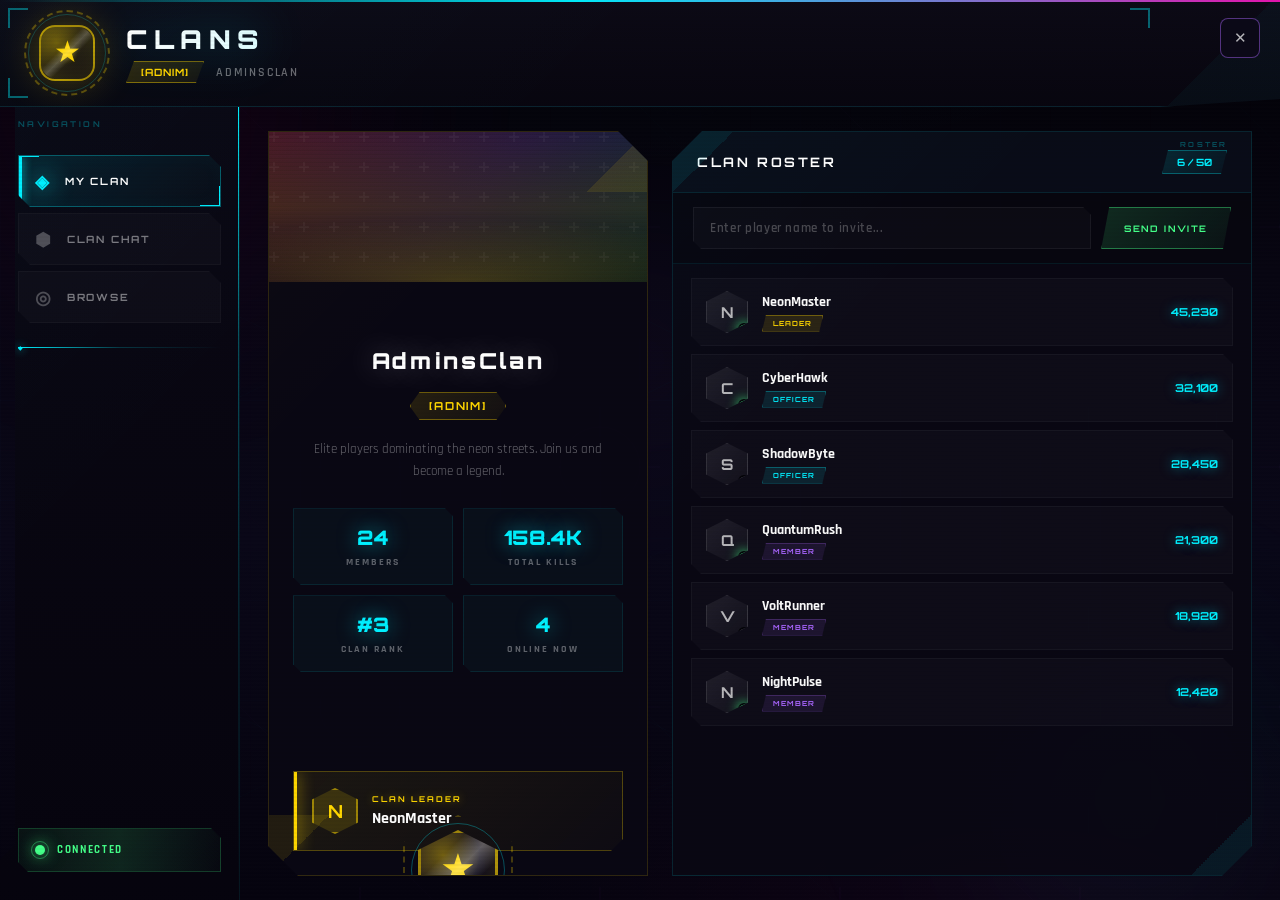
<file: clans.html>
<!DOCTYPE html>
<html lang="en">
<head>
  <meta charset="UTF-8">
  <meta name="viewport" content="width=device-width, initial-scale=1.0">
  <title>DASH DREAD — Clans</title>
  <link rel="icon" type="image/png" href="/images/logo.png">
  <link rel="apple-touch-icon" href="/images/logo.png">
  <link rel="stylesheet" href="css/style.css">
  <link rel="stylesheet" href="css/social.css">
  <script>try{if(localStorage.getItem('nc_theme')==='light')document.documentElement.setAttribute('data-theme','light');}catch(e){}</script>
  <style>
  /* ═══════════════════════════════════════════════════════════════════
     CLANS SYSTEM — NEXT-GEN IN-GAME UI
     Real-Time Rendered Futuristic Game Engine Interface
     Military Tactical • Holographic • Cinematic
  ═══════════════════════════════════════════════════════════════════ */

  :root {
    /* Core palette */
    --clan-cyan: #00F0FF;
    --clan-magenta: #FF00AA;
    --clan-gold: #FFD700;
    --clan-purple: #AA66FF;
    --clan-orange: #FF8844;
    --clan-green: #44FF88;
    --clan-pink: #FF4466;
    --clan-red: #FF3355;
    --clan-blue: #4488FF;

    /* Surfaces */
    --clan-bg: #030308;
    --clan-surface: rgba(8,6,18,0.95);
    --clan-glass: rgba(10,8,20,0.92);
    --clan-glass-hover: rgba(18,14,32,0.95);
    --clan-border: rgba(255,255,255,0.04);
    --clan-border-active: rgba(0,240,255,0.3);

    /* HUD colors */
    --hud-line: rgba(0,240,255,0.15);
    --hud-glow: rgba(0,240,255,0.08);
  }

  /* ═══════════════════════════════════════════════════════════════════
     GLOBAL ANIMATIONS
  ═══════════════════════════════════════════════════════════════════ */

  @keyframes holo-flicker {
    0%, 100% { opacity: 1; }
    92% { opacity: 1; }
    93% { opacity: 0.7; }
    94% { opacity: 1; }
    96% { opacity: 0.85; }
    97% { opacity: 1; }
  }

  @keyframes scan-line {
    0% { transform: translateY(-100%); }
    100% { transform: translateY(100vh); }
  }

  @keyframes data-stream {
    0% { background-position: 0% 0%; }
    100% { background-position: 0% 100%; }
  }

  @keyframes pulse-glow {
    0%, 100% { opacity: 0.5; filter: blur(20px); }
    50% { opacity: 0.8; filter: blur(30px); }
  }

  @keyframes energy-flow {
    0% { background-position: 200% 0; }
    100% { background-position: -200% 0; }
  }

  @keyframes corner-pulse {
    0%, 100% { opacity: 0.6; }
    50% { opacity: 1; }
  }

  @keyframes emblem-rotate {
    0% { transform: rotate(0deg); }
    100% { transform: rotate(360deg); }
  }

  @keyframes emblem-counter-rotate {
    0% { transform: rotate(360deg); }
    100% { transform: rotate(0deg); }
  }

  @keyframes particle-orbit {
    0% { transform: rotate(0deg) translateX(40px) rotate(0deg); opacity: 0.8; }
    50% { opacity: 0.3; }
    100% { transform: rotate(360deg) translateX(40px) rotate(-360deg); opacity: 0.8; }
  }

  @keyframes text-glitch {
    0%, 100% { transform: translate(0); filter: none; }
    20% { transform: translate(-1px, 1px); filter: hue-rotate(90deg); }
    40% { transform: translate(1px, -1px); filter: hue-rotate(-90deg); }
    60% { transform: translate(-1px, -1px); }
    80% { transform: translate(1px, 1px); }
  }

  @keyframes transmission-static {
    0%, 100% { opacity: 0; }
    10% { opacity: 0.03; }
    20% { opacity: 0; }
    30% { opacity: 0.02; }
    50% { opacity: 0; }
    70% { opacity: 0.04; }
    90% { opacity: 0; }
  }

  /* ═══════════════════════════════════════════════════════════════════
     PAGE BASE — GAME ENGINE RENDERED
  ═══════════════════════════════════════════════════════════════════ */

  .clan-page {
    position: fixed;
    inset: 0;
    display: flex;
    flex-direction: column;
    background:
      radial-gradient(ellipse 120% 80% at 50% -20%, rgba(0,240,255,0.03) 0%, transparent 50%),
      radial-gradient(ellipse 100% 60% at 80% 100%, rgba(255,0,170,0.04) 0%, transparent 40%),
      linear-gradient(180deg, #020206 0%, #080612 30%, #0a0818 60%, #06040f 100%);
    overflow: hidden;
    z-index: 9999;
  }

  /* Holographic grid with perspective */
  .clan-page::before {
    content: '';
    position: absolute;
    inset: 0;
    background-image:
      linear-gradient(rgba(0,240,255,0.025) 1px, transparent 1px),
      linear-gradient(90deg, rgba(0,240,255,0.025) 1px, transparent 1px),
      linear-gradient(rgba(255,0,170,0.012) 1px, transparent 1px),
      linear-gradient(90deg, rgba(255,0,170,0.012) 1px, transparent 1px);
    background-size: 100px 100px, 100px 100px, 50px 50px, 50px 50px;
    animation: grid-drift 80s linear infinite;
    mask-image: linear-gradient(180deg, transparent 0%, rgba(0,0,0,0.3) 20%, rgba(0,0,0,0.5) 50%, rgba(0,0,0,0.3) 80%, transparent 100%);
    pointer-events: none;
    z-index: 0;
  }

  /* Scan line overlay */
  .clan-page::after {
    content: '';
    position: absolute;
    inset: 0;
    background: repeating-linear-gradient(
      0deg,
      transparent,
      transparent 2px,
      rgba(0,0,0,0.03) 2px,
      rgba(0,0,0,0.03) 4px
    );
    pointer-events: none;
    z-index: 9998;
    animation: transmission-static 8s linear infinite;
  }

  @keyframes grid-drift {
    0% { transform: translate(0, 0); }
    100% { transform: translate(100px, 100px); }
  }

  /* Moving scan beam */
  .clan-scan-beam {
    position: fixed;
    left: 0; right: 0;
    height: 100px;
    background: linear-gradient(180deg,
      transparent 0%,
      rgba(0,240,255,0.03) 40%,
      rgba(0,240,255,0.06) 50%,
      rgba(0,240,255,0.03) 60%,
      transparent 100%);
    pointer-events: none;
    z-index: 2;
    animation: scan-line 8s linear infinite;
  }

  /* Ambient orbs with pulse */
  .clan-orb {
    position: fixed;
    border-radius: 50%;
    pointer-events: none;
    z-index: 0;
  }
  .clan-orb--1 {
    width: 700px; height: 700px;
    top: -250px; left: -200px;
    background: radial-gradient(circle, rgba(255,0,170,0.08) 0%, transparent 60%);
    filter: blur(80px);
    animation: pulse-glow 12s ease-in-out infinite, orb-float 30s ease-in-out infinite alternate;
  }
  .clan-orb--2 {
    width: 600px; height: 600px;
    bottom: -200px; right: -150px;
    background: radial-gradient(circle, rgba(0,240,255,0.06) 0%, transparent 60%);
    filter: blur(80px);
    animation: pulse-glow 15s ease-in-out infinite 3s, orb-float 35s ease-in-out infinite alternate-reverse;
  }
  .clan-orb--3 {
    width: 400px; height: 400px;
    top: 40%; left: 50%;
    transform: translate(-50%, -50%);
    background: radial-gradient(circle, rgba(170,100,255,0.04) 0%, transparent 60%);
    filter: blur(60px);
    animation: pulse-glow 10s ease-in-out infinite 1.5s;
  }
  @keyframes orb-float {
    0% { transform: translate(0, 0) scale(1); }
    100% { transform: translate(60px, 40px) scale(1.15); }
  }

  /* Energy particles */
  .clan-particles {
    position: fixed;
    inset: 0;
    pointer-events: none;
    z-index: 1;
    overflow: hidden;
  }
  .clan-particle {
    position: absolute;
    width: 2px;
    height: 2px;
    border-radius: 50%;
    opacity: 0;
    animation: particle-rise 25s linear infinite;
  }
  .clan-particle:nth-child(1) { left: 10%; background: var(--clan-cyan); box-shadow: 0 0 8px var(--clan-cyan); animation-delay: 0s; animation-duration: 22s; }
  .clan-particle:nth-child(2) { left: 25%; background: var(--clan-magenta); box-shadow: 0 0 8px var(--clan-magenta); animation-delay: 3s; animation-duration: 28s; }
  .clan-particle:nth-child(3) { left: 45%; background: var(--clan-gold); box-shadow: 0 0 8px var(--clan-gold); animation-delay: 7s; animation-duration: 24s; }
  .clan-particle:nth-child(4) { left: 65%; background: var(--clan-purple); box-shadow: 0 0 8px var(--clan-purple); animation-delay: 2s; animation-duration: 26s; }
  .clan-particle:nth-child(5) { left: 80%; background: var(--clan-cyan); box-shadow: 0 0 8px var(--clan-cyan); animation-delay: 5s; animation-duration: 20s; }
  .clan-particle:nth-child(6) { left: 92%; background: var(--clan-green); box-shadow: 0 0 8px var(--clan-green); animation-delay: 9s; animation-duration: 30s; }

  @keyframes particle-rise {
    0% { transform: translateY(100vh) scale(0); opacity: 0; }
    5% { opacity: 0.9; transform: translateY(90vh) scale(1); }
    50% { opacity: 0.5; }
    95% { opacity: 0.3; }
    100% { transform: translateY(-5vh) scale(0.2); opacity: 0; }
  }

  /* Data stream lines */
  .clan-data-streams {
    position: fixed;
    inset: 0;
    pointer-events: none;
    z-index: 1;
    overflow: hidden;
  }
  .clan-data-stream {
    position: absolute;
    width: 1px;
    height: 100%;
    background: linear-gradient(180deg,
      transparent 0%,
      rgba(0,240,255,0.3) 10%,
      transparent 20%,
      transparent 100%
    );
    background-size: 1px 200px;
    animation: data-stream 4s linear infinite;
  }
  .clan-data-stream:nth-child(1) { left: 5%; animation-delay: 0s; opacity: 0.3; }
  .clan-data-stream:nth-child(2) { left: 15%; animation-delay: 1.2s; opacity: 0.2; }
  .clan-data-stream:nth-child(3) { left: 85%; animation-delay: 0.6s; opacity: 0.25; }
  .clan-data-stream:nth-child(4) { left: 95%; animation-delay: 1.8s; opacity: 0.15; }

  /* ═══════════════════════════════════════════════════════════════════
     CINEMATIC HEADER — TACTICAL HUD STYLE
  ═══════════════════════════════════════════════════════════════════ */

  .clan-header {
    position: relative;
    display: flex;
    align-items: center;
    gap: 24px;
    padding: 18px 32px;
    background:
      linear-gradient(135deg, rgba(0,240,255,0.02) 0%, transparent 50%),
      linear-gradient(180deg, rgba(12,10,22,0.98) 0%, rgba(8,6,16,0.95) 100%);
    border-bottom: 1px solid rgba(0,240,255,0.1);
    z-index: 100;
    clip-path: polygon(0 0, 100% 0, 100% calc(100% - 8px), calc(100% - 120px) 100%, 0 100%);
  }

  /* Diagonal accent cut */
  .clan-header::before {
    content: '';
    position: absolute;
    bottom: 0; right: 0;
    width: 120px; height: 100%;
    background: linear-gradient(135deg, transparent 50%, rgba(0,240,255,0.03) 50%);
    pointer-events: none;
  }

  /* Animated energy line */
  .clan-header::after {
    content: '';
    position: absolute;
    top: 0; left: 0; right: 0;
    height: 2px;
    background: linear-gradient(90deg,
      transparent 0%,
      var(--clan-cyan) 15%,
      var(--clan-magenta) 35%,
      var(--clan-gold) 50%,
      var(--clan-cyan) 65%,
      var(--clan-purple) 85%,
      transparent 100%);
    background-size: 300% 100%;
    animation: energy-flow 8s linear infinite;
  }

  /* HUD corner brackets */
  .clan-header-corner {
    position: absolute;
    width: 20px; height: 20px;
    pointer-events: none;
  }
  .clan-header-corner--tl { top: 8px; left: 8px; border-top: 2px solid rgba(0,240,255,0.4); border-left: 2px solid rgba(0,240,255,0.4); }
  .clan-header-corner--tr { top: 8px; right: 130px; border-top: 2px solid rgba(0,240,255,0.4); border-right: 2px solid rgba(0,240,255,0.4); }
  .clan-header-corner--bl { bottom: 8px; left: 8px; border-bottom: 2px solid rgba(0,240,255,0.4); border-left: 2px solid rgba(0,240,255,0.4); }

  /* HOLOGRAPHIC EMBLEM — LAYERED PROJECTION */
  .clan-header__emblem-wrap {
    position: relative;
    width: 70px; height: 70px;
    display: flex;
    align-items: center;
    justify-content: center;
  }

  /* Outer rotating ring */
  .clan-header__emblem-ring {
    position: absolute;
    inset: -8px;
    border: 2px dashed rgba(255,215,0,0.3);
    border-radius: 50%;
    animation: emblem-rotate 20s linear infinite;
  }

  /* Second ring - counter rotate */
  .clan-header__emblem-ring2 {
    position: absolute;
    inset: -4px;
    border: 1px solid rgba(0,240,255,0.2);
    border-radius: 50%;
    animation: emblem-counter-rotate 15s linear infinite;
  }

  /* Core emblem */
  .clan-header__emblem {
    position: relative;
    width: 56px; height: 56px;
    display: flex;
    align-items: center;
    justify-content: center;
    background:
      radial-gradient(circle at 30% 30%, rgba(255,215,0,0.3) 0%, transparent 50%),
      linear-gradient(135deg, rgba(255,215,0,0.2) 0%, rgba(255,180,50,0.05) 100%);
    border: 2px solid rgba(255,215,0,0.6);
    border-radius: 16px;
    font-size: 30px;
    color: var(--clan-gold);
    box-shadow:
      0 0 40px rgba(255,215,0,0.3),
      inset 0 0 20px rgba(255,215,0,0.1);
    animation: holo-flicker 4s linear infinite;
    z-index: 2;
  }

  /* Emblem holographic shimmer */
  .clan-header__emblem::before {
    content: '';
    position: absolute;
    inset: 0;
    border-radius: inherit;
    background: linear-gradient(135deg, transparent 40%, rgba(255,255,255,0.2) 50%, transparent 60%);
    animation: emblem-shine 3s ease-in-out infinite;
  }
  @keyframes emblem-shine {
    0%, 100% { opacity: 0; transform: translateX(-100%) rotate(45deg); }
    50% { opacity: 1; transform: translateX(100%) rotate(45deg); }
  }

  /* Floating particles around emblem */
  .clan-header__emblem-particle {
    position: absolute;
    width: 4px; height: 4px;
    background: var(--clan-gold);
    border-radius: 50%;
    box-shadow: 0 0 8px var(--clan-gold);
    animation: particle-orbit 6s linear infinite;
  }
  .clan-header__emblem-particle:nth-child(2) { animation-delay: -2s; width: 3px; height: 3px; }
  .clan-header__emblem-particle:nth-child(3) { animation-delay: -4s; width: 2px; height: 2px; }

  .clan-header__info {
    flex: 1;
    display: flex;
    flex-direction: column;
    gap: 6px;
  }

  .clan-header__title {
    font-family: 'Orbitron', sans-serif;
    font-size: 26px;
    font-weight: 900;
    letter-spacing: 0.25em;
    background: linear-gradient(90deg, #fff 0%, var(--clan-cyan) 30%, var(--clan-gold) 60%, var(--clan-magenta) 100%);
    background-size: 300% 100%;
    -webkit-background-clip: text;
    -webkit-text-fill-color: transparent;
    background-clip: text;
    filter: drop-shadow(0 0 25px rgba(0,240,255,0.4));
    animation: title-shimmer 8s linear infinite;
    text-transform: uppercase;
  }
  @keyframes title-shimmer {
    0% { background-position: 0% 50%; }
    100% { background-position: 300% 50%; }
  }

  .clan-header__tag {
    display: flex;
    align-items: center;
    gap: 12px;
    font-family: 'Rajdhani', sans-serif;
    font-size: 12px;
    font-weight: 600;
    color: rgba(255,255,255,0.4);
    letter-spacing: 0.15em;
    text-transform: uppercase;
  }

  .clan-header__tag-badge {
    position: relative;
    padding: 4px 14px;
    background: linear-gradient(135deg, rgba(255,215,0,0.15) 0%, rgba(255,215,0,0.05) 100%);
    border: 1px solid rgba(255,215,0,0.4);
    font-family: 'Orbitron', sans-serif;
    font-size: 10px;
    font-weight: 700;
    color: var(--clan-gold);
    letter-spacing: 0.1em;
    clip-path: polygon(8px 0, 100% 0, calc(100% - 8px) 100%, 0 100%);
  }

  /* ═══════════════════════════════════════════════════════════════════
     CLOSE BUTTON - TOP RIGHT CORNER
  ═══════════════════════════════════════════════════════════════════ */

  .clan-close-btn {
    position: absolute !important;
    top: 18px !important;
    right: 20px !important;
    left: auto !important;
    width: 40px;
    height: 40px;
    display: flex;
    align-items: center;
    justify-content: center;
    background: rgba(12, 10, 24, 0.95);
    border: 1px solid rgba(170, 102, 255, 0.45);
    border-radius: 8px;
    color: rgba(255, 255, 255, 0.7);
    font-size: 15px;
    cursor: pointer;
    transition: all 0.2s ease;
    z-index: 99999 !important;
  }

  .clan-close-btn:hover {
    border-color: rgba(170, 102, 255, 0.8);
    color: #AA66FF;
    background: rgba(20, 16, 36, 1);
    box-shadow: 0 0 15px rgba(170, 102, 255, 0.3);
  }

  .clan-close-btn:active {
    transform: scale(0.95);
  }

  /* ═══════════════════════════════════════════════════════════════════
     MAIN LAYOUT
  ═══════════════════════════════════════════════════════════════════ */

  .clan-body {
    flex: 1;
    display: flex;
    overflow: hidden;
    position: relative;
    z-index: 10;
  }

  /* ═══════════════════════════════════════════════════════════════════
     SIDEBAR NAVIGATION — MILITARY TACTICAL
  ═══════════════════════════════════════════════════════════════════ */

  .clan-sidebar {
    position: relative;
    width: 240px;
    display: flex;
    flex-direction: column;
    padding: 28px 18px;
    background:
      linear-gradient(135deg, rgba(0,240,255,0.015) 0%, transparent 50%),
      linear-gradient(180deg, rgba(10,8,20,0.98) 0%, rgba(6,4,14,0.98) 100%);
    border-right: 1px solid rgba(0,240,255,0.08);
    flex-shrink: 0;
    clip-path: polygon(0 0, 100% 0, 100% 100%, 0 100%, 0 calc(100% - 40px), 15px calc(100% - 55px), 15px 0);
  }

  /* Sidebar energy line */
  .clan-sidebar::before {
    content: '';
    position: absolute;
    top: 0; right: 0;
    width: 1px; height: 100%;
    background: linear-gradient(180deg,
      var(--clan-cyan) 0%,
      rgba(0,240,255,0.3) 30%,
      rgba(0,240,255,0.1) 70%,
      transparent 100%);
  }

  /* HUD decoration */
  .clan-sidebar::after {
    content: 'NAVIGATION';
    position: absolute;
    top: 12px; left: 18px;
    font-family: 'Orbitron', sans-serif;
    font-size: 8px;
    font-weight: 700;
    letter-spacing: 0.3em;
    color: rgba(0,240,255,0.3);
    text-transform: uppercase;
  }

  .clan-nav {
    display: flex;
    flex-direction: column;
    gap: 6px;
    margin-top: 20px;
  }

  .clan-nav__item {
    position: relative;
    display: flex;
    align-items: center;
    gap: 14px;
    padding: 14px 16px;
    background: rgba(255,255,255,0.02);
    border: 1px solid rgba(255,255,255,0.03);
    font-family: 'Orbitron', sans-serif;
    font-size: 10px;
    font-weight: 700;
    letter-spacing: 0.18em;
    color: rgba(255,255,255,0.45);
    cursor: pointer;
    transition: all 0.3s cubic-bezier(0.4, 0, 0.2, 1);
    overflow: hidden;
    text-transform: uppercase;
    clip-path: polygon(0 0, calc(100% - 12px) 0, 100% 12px, 100% 100%, 12px 100%, 0 calc(100% - 12px));
  }

  /* Angular corner accents */
  .clan-nav__item::before {
    content: '';
    position: absolute;
    top: 0; left: 0;
    width: 20px; height: 20px;
    border-top: 1px solid var(--nav-color, rgba(255,255,255,0.1));
    border-left: 1px solid var(--nav-color, rgba(255,255,255,0.1));
    opacity: 0;
    transition: opacity 0.3s;
  }

  .clan-nav__item::after {
    content: '';
    position: absolute;
    bottom: 0; right: 0;
    width: 20px; height: 20px;
    border-bottom: 1px solid var(--nav-color, rgba(255,255,255,0.1));
    border-right: 1px solid var(--nav-color, rgba(255,255,255,0.1));
    opacity: 0;
    transition: opacity 0.3s;
  }

  /* Active indicator bar */
  .clan-nav__indicator {
    position: absolute;
    left: 0; top: 0; bottom: 0;
    width: 3px;
    background: var(--nav-color, var(--clan-cyan));
    transform: scaleY(0);
    transition: transform 0.3s ease;
    box-shadow: 0 0 10px var(--nav-color, var(--clan-cyan));
  }

  .clan-nav__icon {
    font-size: 18px;
    opacity: 0.6;
    transition: all 0.3s ease;
    filter: drop-shadow(0 0 0 transparent);
  }

  .clan-nav__item:hover {
    background: rgba(255,255,255,0.04);
    border-color: rgba(255,255,255,0.08);
    color: rgba(255,255,255,0.8);
  }
  .clan-nav__item:hover::before,
  .clan-nav__item:hover::after { opacity: 0.5; }
  .clan-nav__item:hover .clan-nav__icon {
    opacity: 1;
    filter: drop-shadow(0 0 10px var(--nav-color, var(--clan-magenta)));
  }

  .clan-nav__item.active {
    background: linear-gradient(135deg, rgba(0,240,255,0.08) 0%, rgba(0,240,255,0.02) 100%);
    border-color: rgba(0,240,255,0.25);
    color: #fff;
    box-shadow:
      0 0 30px rgba(0,240,255,0.08),
      inset 0 0 20px rgba(0,240,255,0.03);
  }

  .clan-nav__item.active::before,
  .clan-nav__item.active::after { opacity: 1; border-color: var(--nav-color, var(--clan-cyan)); }
  .clan-nav__item.active .clan-nav__indicator { transform: scaleY(1); }
  .clan-nav__item.active .clan-nav__icon {
    opacity: 1;
    color: var(--nav-color, var(--clan-cyan));
    filter: drop-shadow(0 0 12px var(--nav-color, var(--clan-cyan)));
    animation: holo-flicker 3s linear infinite;
  }

  /* Nav item color variants */
  .clan-nav__item[data-view="myclan"] { --nav-color: var(--clan-cyan); }
  .clan-nav__item[data-view="myclan"].active {
    background: linear-gradient(135deg, rgba(0,240,255,0.1) 0%, rgba(0,240,255,0.02) 100%);
    border-color: rgba(0,240,255,0.3);
  }

  .clan-nav__item[data-view="chat"] { --nav-color: var(--clan-magenta); }
  .clan-nav__item[data-view="chat"].active {
    background: linear-gradient(135deg, rgba(255,0,170,0.1) 0%, rgba(255,0,170,0.02) 100%);
    border-color: rgba(255,0,170,0.3);
  }

  .clan-nav__item[data-view="browse"] { --nav-color: var(--clan-purple); }
  .clan-nav__item[data-view="browse"].active {
    background: linear-gradient(135deg, rgba(170,100,255,0.1) 0%, rgba(170,100,255,0.02) 100%);
    border-color: rgba(170,100,255,0.3);
  }

  /* Sidebar divider */
  .clan-sidebar__divider {
    position: relative;
    margin: 24px 0;
    height: 1px;
    background: linear-gradient(90deg, var(--clan-cyan) 0%, rgba(0,240,255,0.2) 50%, transparent 100%);
  }
  .clan-sidebar__divider::before {
    content: '◆';
    position: absolute;
    left: 0; top: 50%;
    transform: translateY(-50%);
    font-size: 6px;
    color: var(--clan-cyan);
    text-shadow: 0 0 8px var(--clan-cyan);
  }

  /* Sidebar footer */
  .clan-sidebar__footer {
    margin-top: auto;
    padding-top: 20px;
  }

  .clan-sidebar__status {
    position: relative;
    display: flex;
    align-items: center;
    gap: 12px;
    padding: 14px 16px;
    background: linear-gradient(135deg, rgba(68,255,136,0.06) 0%, rgba(68,255,136,0.02) 100%);
    border: 1px solid rgba(68,255,136,0.2);
    font-family: 'Rajdhani', sans-serif;
    font-size: 11px;
    font-weight: 700;
    letter-spacing: 0.15em;
    color: var(--clan-green);
    text-transform: uppercase;
    clip-path: polygon(0 0, calc(100% - 10px) 0, 100% 10px, 100% 100%, 10px 100%, 0 calc(100% - 10px));
  }

  .clan-sidebar__status::before {
    content: '';
    position: absolute;
    inset: 0;
    background: linear-gradient(90deg, transparent, rgba(68,255,136,0.1), transparent);
    animation: scan-shimmer 3s ease-in-out infinite;
  }
  @keyframes scan-shimmer {
    0%, 100% { transform: translateX(-100%); }
    50% { transform: translateX(100%); }
  }

  .clan-sidebar__status-dot {
    position: relative;
    width: 10px; height: 10px;
    background: var(--clan-green);
    border-radius: 50%;
    box-shadow: 0 0 15px var(--clan-green), 0 0 30px rgba(68,255,136,0.3);
    animation: status-pulse 1.5s ease-in-out infinite;
  }
  .clan-sidebar__status-dot::after {
    content: '';
    position: absolute;
    inset: -4px;
    border: 1px solid rgba(68,255,136,0.4);
    border-radius: 50%;
    animation: status-ring 1.5s ease-in-out infinite;
  }
  @keyframes status-pulse {
    0%, 100% { opacity: 1; transform: scale(1); }
    50% { opacity: 0.6; transform: scale(0.85); }
  }
  @keyframes status-ring {
    0%, 100% { transform: scale(1); opacity: 0.6; }
    50% { transform: scale(1.3); opacity: 0; }
  }

  /* ═══════════════════════════════════════════════════════════════════
     MAIN CONTENT AREA
  ═══════════════════════════════════════════════════════════════════ */

  .clan-content {
    position: relative;
    flex: 1;
    display: flex;
    flex-direction: column;
    padding: 24px 28px;
    overflow: hidden;
  }

  /* Subtle background decorations - Cyberpunk geometric patterns */
  .clan-content::before {
    content: '';
    position: absolute;
    inset: 0;
    background-image:
      /* Crosshair/target elements */
      url("data:image/svg+xml,%3Csvg xmlns='http://www.w3.org/2000/svg' width='120' height='120' viewBox='0 0 120 120'%3E%3Ccircle cx='60' cy='60' r='20' fill='none' stroke='%23AA66FF' stroke-width='0.5' opacity='0.04'/%3E%3Cline x1='60' y1='30' x2='60' y2='45' stroke='%23AA66FF' stroke-width='0.5' opacity='0.03'/%3E%3Cline x1='60' y1='75' x2='60' y2='90' stroke='%23AA66FF' stroke-width='0.5' opacity='0.03'/%3E%3Cline x1='30' y1='60' x2='45' y2='60' stroke='%23AA66FF' stroke-width='0.5' opacity='0.03'/%3E%3Cline x1='75' y1='60' x2='90' y2='60' stroke='%23AA66FF' stroke-width='0.5' opacity='0.03'/%3E%3C/svg%3E"),
      /* Sharp angular shapes */
      url("data:image/svg+xml,%3Csvg xmlns='http://www.w3.org/2000/svg' width='200' height='200' viewBox='0 0 200 200'%3E%3Cpath d='M10 100 L50 80 L50 120 Z' fill='none' stroke='%2300F0FF' stroke-width='0.4' opacity='0.025'/%3E%3Cpath d='M190 100 L150 80 L150 120 Z' fill='none' stroke='%2300F0FF' stroke-width='0.4' opacity='0.025'/%3E%3Cpath d='M100 10 L80 50 L120 50 Z' fill='none' stroke='%23FF00AA' stroke-width='0.4' opacity='0.02'/%3E%3C/svg%3E"),
      /* Diagonal cyber lines */
      url("data:image/svg+xml,%3Csvg xmlns='http://www.w3.org/2000/svg' width='300' height='300' viewBox='0 0 300 300'%3E%3Cline x1='0' y1='0' x2='100' y2='100' stroke='%23AA66FF' stroke-width='0.3' opacity='0.025'/%3E%3Cline x1='200' y1='0' x2='300' y2='100' stroke='%2300F0FF' stroke-width='0.3' opacity='0.02'/%3E%3Cline x1='0' y1='200' x2='100' y2='300' stroke='%23FF00AA' stroke-width='0.3' opacity='0.02'/%3E%3Crect x='130' y='130' width='40' height='40' fill='none' stroke='%23AA66FF' stroke-width='0.3' opacity='0.02' transform='rotate(45 150 150)'/%3E%3C/svg%3E"),
      /* Hexagonal grid pattern */
      url("data:image/svg+xml,%3Csvg xmlns='http://www.w3.org/2000/svg' width='60' height='52' viewBox='0 0 60 52'%3E%3Cpath d='M30 0 L60 15 L60 37 L30 52 L0 37 L0 15 Z' fill='none' stroke='%23AA66FF' stroke-width='0.2' opacity='0.018'/%3E%3C/svg%3E");
    background-position: 0 0, 100px 50px, 0 0, 0 0;
    background-size: 240px 240px, 400px 400px, 600px 600px, 120px 104px;
    pointer-events: none;
    z-index: 0;
    opacity: 0.9;
  }

  /* Additional floating geometric accents */
  .clan-content::after {
    content: '';
    position: absolute;
    inset: 0;
    background-image:
      /* Weapon silhouette hints - abstract blade shapes */
      url("data:image/svg+xml,%3Csvg xmlns='http://www.w3.org/2000/svg' width='400' height='400' viewBox='0 0 400 400'%3E%3Cpath d='M50 200 L100 195 L200 190 L180 200 L200 210 L100 205 Z' fill='none' stroke='%2300F0FF' stroke-width='0.3' opacity='0.02'/%3E%3Cpath d='M350 180 L300 185 L280 195 L290 200 L280 205 L300 215 L350 220' fill='none' stroke='%23FF00AA' stroke-width='0.3' opacity='0.018'/%3E%3Ccircle cx='200' cy='350' r='30' fill='none' stroke='%23AA66FF' stroke-width='0.3' opacity='0.015'/%3E%3Ccircle cx='200' cy='350' r='20' fill='none' stroke='%23AA66FF' stroke-width='0.2' opacity='0.012'/%3E%3C/svg%3E"),
      /* Sharp angular brackets */
      url("data:image/svg+xml,%3Csvg xmlns='http://www.w3.org/2000/svg' width='500' height='500' viewBox='0 0 500 500'%3E%3Cpath d='M20 20 L60 20 L60 30 L30 30 L30 60 L20 60 Z' fill='none' stroke='%2300F0FF' stroke-width='0.4' opacity='0.025'/%3E%3Cpath d='M480 20 L440 20 L440 30 L470 30 L470 60 L480 60 Z' fill='none' stroke='%2300F0FF' stroke-width='0.4' opacity='0.025'/%3E%3Cpath d='M20 480 L60 480 L60 470 L30 470 L30 440 L20 440 Z' fill='none' stroke='%23AA66FF' stroke-width='0.4' opacity='0.02'/%3E%3Cpath d='M480 480 L440 480 L440 470 L470 470 L470 440 L480 440 Z' fill='none' stroke='%23AA66FF' stroke-width='0.4' opacity='0.02'/%3E%3C/svg%3E");
    background-position: 50px 50px, 0 0;
    background-size: 800px 800px, 1000px 1000px;
    pointer-events: none;
    z-index: 0;
    opacity: 0.85;
  }

  .clan-view {
    display: none;
    flex: 1;
    flex-direction: column;
    animation: view-fade-in 0.5s cubic-bezier(0.4, 0, 0.2, 1);
    position: relative;
    z-index: 1;
  }
  .clan-view.active { display: flex; }

  @keyframes view-fade-in {
    from { opacity: 0; transform: translateY(15px) scale(0.98); }
    to { opacity: 1; transform: translateY(0) scale(1); }
  }

  /* ═══════════════════════════════════════════════════════════════════
     MY CLAN VIEW — TACTICAL COMMAND CENTER
  ═══════════════════════════════════════════════════════════════════ */

  .myclan {
    display: flex;
    gap: 24px;
    flex: 1;
    overflow: hidden;
  }

  /* Clan Profile Panel — Angular Design */
  .myclan__profile {
    position: relative;
    width: 380px;
    display: flex;
    flex-direction: column;
    background:
      linear-gradient(135deg, rgba(255,215,0,0.02) 0%, transparent 30%),
      var(--clan-glass);
    border: 1px solid rgba(255,215,0,0.15);
    overflow: hidden;
    flex-shrink: 0;
    clip-path: polygon(0 0, calc(100% - 30px) 0, 100% 30px, 100% 100%, 30px 100%, 0 calc(100% - 30px));
  }

  /* Corner decorations */
  .myclan__profile::before {
    content: '';
    position: absolute;
    top: 0; right: 0;
    width: 60px; height: 60px;
    background: linear-gradient(135deg, transparent 50%, rgba(255,215,0,0.1) 50%);
    pointer-events: none;
    z-index: 5;
  }
  .myclan__profile::after {
    content: '';
    position: absolute;
    bottom: 0; left: 0;
    width: 60px; height: 60px;
    background: linear-gradient(-45deg, transparent 50%, rgba(255,215,0,0.1) 50%);
    pointer-events: none;
    z-index: 5;
  }

  /* Clan Banner with scan effect */
  .myclan__banner {
    position: relative;
    height: 150px;
    background:
      linear-gradient(180deg, transparent 0%, rgba(0,0,0,0.5) 100%),
      linear-gradient(135deg, rgba(255,68,102,0.25) 0%, rgba(170,100,255,0.2) 50%, rgba(0,240,255,0.15) 100%);
    overflow: hidden;
  }

  .myclan__banner::before {
    content: '';
    position: absolute;
    inset: 0;
    background:
      repeating-linear-gradient(0deg, transparent, transparent 3px, rgba(0,0,0,0.1) 3px, rgba(0,0,0,0.1) 4px),
      url("data:image/svg+xml,%3Csvg width='60' height='60' viewBox='0 0 60 60' xmlns='http://www.w3.org/2000/svg'%3E%3Cg fill='none' fill-rule='evenodd'%3E%3Cg fill='%23ffffff' fill-opacity='0.04'%3E%3Cpath d='M36 34v-4h-2v4h-4v2h4v4h2v-4h4v-2h-4zm0-30V0h-2v4h-4v2h4v4h2V6h4V4h-4zM6 34v-4H4v4H0v2h4v4h2v-4h4v-2H6zM6 4V0H4v4H0v2h4v4h2V6h4V4H6z'/%3E%3C/g%3E%3C/g%3E%3C/svg%3E");
  }

  /* Scan sweep effect */
  .myclan__banner-scan {
    position: absolute;
    inset: 0;
    background: linear-gradient(180deg, transparent 0%, rgba(255,215,0,0.1) 50%, transparent 100%);
    animation: banner-scan 4s ease-in-out infinite;
  }
  @keyframes banner-scan {
    0%, 100% { transform: translateY(-100%); opacity: 0; }
    50% { transform: translateY(100%); opacity: 1; }
  }

  /* Ambient lighting effect */
  .myclan__banner::after {
    content: '';
    position: absolute;
    bottom: -60%; left: 50%;
    transform: translateX(-50%);
    width: 250%;
    height: 120%;
    background: radial-gradient(ellipse at center, rgba(255,215,0,0.2) 0%, transparent 50%);
    pointer-events: none;
  }

  /* HOLOGRAPHIC CLAN EMBLEM */
  .myclan__emblem-container {
    position: absolute;
    bottom: -50px;
    left: 50%;
    transform: translateX(-50%);
    width: 110px; height: 110px;
    display: flex;
    align-items: center;
    justify-content: center;
    z-index: 10;
  }

  /* Outer rotating hexagon */
  .myclan__emblem-hex {
    position: absolute;
    inset: 0;
    border: 2px dashed rgba(255,215,0,0.25);
    clip-path: polygon(50% 0%, 100% 25%, 100% 75%, 50% 100%, 0% 75%, 0% 25%);
    animation: emblem-rotate 25s linear infinite;
  }

  /* Energy ring */
  .myclan__emblem-ring {
    position: absolute;
    inset: 8px;
    border: 1px solid rgba(0,240,255,0.3);
    border-radius: 50%;
    animation: emblem-counter-rotate 18s linear infinite;
  }

  /* Core emblem */
  .myclan__emblem {
    position: relative;
    width: 80px; height: 80px;
    display: flex;
    align-items: center;
    justify-content: center;
    background:
      radial-gradient(circle at 30% 30%, rgba(255,215,0,0.4) 0%, transparent 50%),
      linear-gradient(135deg, rgba(20,15,35,0.98) 0%, rgba(12,10,25,0.98) 100%);
    border: 3px solid rgba(255,215,0,0.6);
    font-size: 40px;
    color: var(--clan-gold);
    box-shadow:
      0 0 60px rgba(255,215,0,0.3),
      0 0 100px rgba(255,215,0,0.1),
      inset 0 0 30px rgba(255,215,0,0.15);
    clip-path: polygon(50% 0%, 100% 25%, 100% 75%, 50% 100%, 0% 75%, 0% 25%);
    animation: holo-flicker 5s linear infinite;
  }

  /* Holographic shimmer */
  .myclan__emblem::before {
    content: '';
    position: absolute;
    inset: 0;
    background: linear-gradient(135deg, transparent 30%, rgba(255,255,255,0.3) 50%, transparent 70%);
    animation: emblem-shine 4s ease-in-out infinite;
  }

  .myclan__profile-body {
    padding: 65px 24px 24px;
    display: flex;
    flex-direction: column;
    gap: 18px;
    flex: 1;
  }

  .myclan__name {
    text-align: center;
    font-family: 'Orbitron', sans-serif;
    font-size: 22px;
    font-weight: 900;
    letter-spacing: 0.12em;
    color: #fff;
    text-shadow: 0 0 30px rgba(255,255,255,0.3);
    animation: text-glitch 10s linear infinite;
  }

  .myclan__tag-display {
    text-align: center;
    padding: 6px 18px;
    background: linear-gradient(135deg, rgba(255,215,0,0.12) 0%, rgba(255,215,0,0.04) 100%);
    border: 1px solid rgba(255,215,0,0.35);
    font-family: 'Orbitron', sans-serif;
    font-size: 11px;
    font-weight: 700;
    color: var(--clan-gold);
    letter-spacing: 0.18em;
    align-self: center;
    clip-path: polygon(10px 0, calc(100% - 10px) 0, 100% 50%, calc(100% - 10px) 100%, 10px 100%, 0 50%);
  }

  .myclan__desc {
    text-align: center;
    font-family: 'Rajdhani', sans-serif;
    font-size: 13px;
    line-height: 1.7;
    color: rgba(255,255,255,0.4);
    padding: 0 12px;
  }

  /* Stats grid — Tactical readout */
  .myclan__stats {
    display: grid;
    grid-template-columns: repeat(2, 1fr);
    gap: 10px;
    margin-top: 8px;
  }

  .myclan__stat {
    position: relative;
    display: flex;
    flex-direction: column;
    align-items: center;
    gap: 6px;
    padding: 16px 12px;
    background: rgba(0,240,255,0.03);
    border: 1px solid rgba(0,240,255,0.1);
    transition: all 0.3s ease;
    overflow: hidden;
    clip-path: polygon(0 0, calc(100% - 8px) 0, 100% 8px, 100% 100%, 8px 100%, 0 calc(100% - 8px));
  }

  .myclan__stat::before {
    content: '';
    position: absolute;
    top: 0; left: 0;
    width: 100%; height: 2px;
    background: linear-gradient(90deg, transparent, var(--clan-cyan), transparent);
    opacity: 0;
    transition: opacity 0.3s;
  }

  .myclan__stat:hover {
    background: rgba(0,240,255,0.06);
    border-color: rgba(0,240,255,0.2);
    box-shadow: 0 0 25px rgba(0,240,255,0.1);
  }
  .myclan__stat:hover::before { opacity: 1; }

  .myclan__stat-value {
    font-family: 'Orbitron', sans-serif;
    font-size: 20px;
    font-weight: 900;
    color: var(--clan-cyan);
    text-shadow: 0 0 20px rgba(0,240,255,0.5);
    animation: holo-flicker 4s linear infinite;
  }

  .myclan__stat-label {
    font-family: 'Rajdhani', sans-serif;
    font-size: 10px;
    font-weight: 700;
    letter-spacing: 0.2em;
    color: rgba(255,255,255,0.35);
    text-transform: uppercase;
  }

  /* Leader display — Command card */
  .myclan__leader {
    position: relative;
    display: flex;
    align-items: center;
    gap: 14px;
    padding: 16px 18px;
    background: linear-gradient(135deg, rgba(255,215,0,0.08) 0%, rgba(255,215,0,0.02) 100%);
    border: 1px solid rgba(255,215,0,0.25);
    margin-top: auto;
    clip-path: polygon(0 0, 100% 0, 100% calc(100% - 12px), calc(100% - 12px) 100%, 0 100%);
    overflow: hidden;
  }

  .myclan__leader::before {
    content: '';
    position: absolute;
    left: 0; top: 0; bottom: 0;
    width: 3px;
    background: var(--clan-gold);
    box-shadow: 0 0 15px var(--clan-gold);
  }

  .myclan__leader-avatar {
    position: relative;
    width: 46px; height: 46px;
    display: flex;
    align-items: center;
    justify-content: center;
    background: rgba(255,215,0,0.15);
    border: 2px solid rgba(255,215,0,0.5);
    font-family: 'Orbitron', sans-serif;
    font-size: 18px;
    font-weight: 700;
    color: var(--clan-gold);
    clip-path: polygon(50% 0%, 100% 25%, 100% 75%, 50% 100%, 0% 75%, 0% 25%);
  }

  .myclan__leader-info {
    flex: 1;
    display: flex;
    flex-direction: column;
    gap: 4px;
  }

  .myclan__leader-role {
    font-family: 'Orbitron', sans-serif;
    font-size: 8px;
    font-weight: 700;
    letter-spacing: 0.25em;
    color: var(--clan-gold);
    text-transform: uppercase;
    text-shadow: 0 0 10px rgba(255,215,0,0.4);
  }

  .myclan__leader-name {
    font-family: 'Rajdhani', sans-serif;
    font-size: 16px;
    font-weight: 700;
    color: #fff;
  }

  /* Members Panel — Tactical Roster */
  .myclan__members {
    position: relative;
    flex: 1;
    display: flex;
    flex-direction: column;
    background:
      linear-gradient(135deg, rgba(0,240,255,0.02) 0%, transparent 30%),
      var(--clan-glass);
    border: 1px solid rgba(0,240,255,0.12);
    overflow: hidden;
    clip-path: polygon(30px 0, 100% 0, 100% calc(100% - 30px), calc(100% - 30px) 100%, 0 100%, 0 30px);
  }

  /* Corner decorations */
  .myclan__members::before {
    content: '';
    position: absolute;
    top: 0; left: 0;
    width: 60px; height: 60px;
    background: linear-gradient(135deg, rgba(0,240,255,0.08) 50%, transparent 50%);
    pointer-events: none;
    z-index: 5;
  }
  .myclan__members::after {
    content: '';
    position: absolute;
    bottom: 0; right: 0;
    width: 60px; height: 60px;
    background: linear-gradient(-45deg, rgba(0,240,255,0.08) 50%, transparent 50%);
    pointer-events: none;
    z-index: 5;
  }

  .myclan__members-header {
    position: relative;
    display: flex;
    align-items: center;
    justify-content: space-between;
    padding: 18px 24px;
    border-bottom: 1px solid rgba(0,240,255,0.1);
    background: rgba(0,240,255,0.02);
  }

  .myclan__members-header::before {
    content: 'ROSTER';
    position: absolute;
    top: 8px; right: 24px;
    font-family: 'Orbitron', sans-serif;
    font-size: 7px;
    font-weight: 700;
    letter-spacing: 0.3em;
    color: rgba(0,240,255,0.3);
  }

  .myclan__members-title {
    font-family: 'Orbitron', sans-serif;
    font-size: 13px;
    font-weight: 700;
    letter-spacing: 0.2em;
    color: #fff;
    text-transform: uppercase;
  }

  .myclan__members-count {
    padding: 5px 14px;
    background: linear-gradient(135deg, rgba(0,240,255,0.12) 0%, rgba(0,240,255,0.04) 100%);
    border: 1px solid rgba(0,240,255,0.3);
    font-family: 'Orbitron', sans-serif;
    font-size: 10px;
    font-weight: 700;
    color: var(--clan-cyan);
    clip-path: polygon(6px 0, 100% 0, calc(100% - 6px) 100%, 0 100%);
  }

  /* Invite input — Tactical */
  .myclan__invite {
    display: flex;
    gap: 10px;
    padding: 14px 20px;
    border-bottom: 1px solid rgba(0,240,255,0.08);
    background: rgba(0,0,0,0.2);
  }

  .myclan__invite-input {
    flex: 1;
    padding: 12px 16px;
    background: rgba(255,255,255,0.02);
    border: 1px solid rgba(255,255,255,0.06);
    font-family: 'Rajdhani', sans-serif;
    font-size: 13px;
    font-weight: 600;
    color: #fff;
    outline: none;
    transition: all 0.3s ease;
    clip-path: polygon(0 0, calc(100% - 8px) 0, 100% 8px, 100% 100%, 8px 100%, 0 calc(100% - 8px));
  }
  .myclan__invite-input::placeholder {
    color: rgba(255,255,255,0.25);
    letter-spacing: 0.05em;
  }
  .myclan__invite-input:focus {
    background: rgba(68,255,136,0.04);
    border-color: rgba(68,255,136,0.35);
    box-shadow: 0 0 25px rgba(68,255,136,0.1), inset 0 0 15px rgba(68,255,136,0.03);
  }

  /* Premium tactical button */
  .myclan__invite-btn {
    position: relative;
    padding: 12px 22px;
    background: linear-gradient(135deg, rgba(68,255,136,0.15) 0%, rgba(68,255,136,0.05) 100%);
    border: 1px solid rgba(68,255,136,0.4);
    font-family: 'Orbitron', sans-serif;
    font-size: 9px;
    font-weight: 700;
    letter-spacing: 0.18em;
    color: var(--clan-green);
    cursor: pointer;
    overflow: hidden;
    transition: all 0.3s cubic-bezier(0.4, 0, 0.2, 1);
    white-space: nowrap;
    clip-path: polygon(8px 0, 100% 0, calc(100% - 8px) 100%, 0 100%);
  }

  /* Metallic shine sweep */
  .myclan__invite-btn::before {
    content: '';
    position: absolute;
    top: 0; left: -100%;
    width: 100%; height: 100%;
    background: linear-gradient(90deg, transparent, rgba(255,255,255,0.2), transparent);
    transition: left 0.5s ease;
  }

  /* Edge glow */
  .myclan__invite-btn::after {
    content: '';
    position: absolute;
    inset: 0;
    background: linear-gradient(135deg, transparent 40%, rgba(68,255,136,0.2) 50%, transparent 60%);
    opacity: 0;
    transition: opacity 0.3s;
  }

  .myclan__invite-btn:hover {
    background: linear-gradient(135deg, rgba(68,255,136,0.25) 0%, rgba(68,255,136,0.1) 100%);
    border-color: rgba(68,255,136,0.7);
    box-shadow: 0 0 35px rgba(68,255,136,0.25), inset 0 0 20px rgba(68,255,136,0.08);
    text-shadow: 0 0 10px var(--clan-green);
  }
  .myclan__invite-btn:hover::before { left: 100%; }
  .myclan__invite-btn:hover::after { opacity: 1; }

  /* Members list with scan lines */
  .myclan__members-list {
    position: relative;
    flex: 1;
    overflow-y: auto;
    padding: 14px 18px;
    display: flex;
    flex-direction: column;
    gap: 8px;
  }

  /* Subtle scan line overlay */
  .myclan__members-list::before {
    content: '';
    position: absolute;
    inset: 0;
    background: repeating-linear-gradient(
      0deg,
      transparent,
      transparent 3px,
      rgba(0,0,0,0.05) 3px,
      rgba(0,0,0,0.05) 4px
    );
    pointer-events: none;
    z-index: 1;
  }

  .myclan__member {
    position: relative;
    display: flex;
    align-items: center;
    gap: 14px;
    padding: 12px 14px;
    background: rgba(255,255,255,0.02);
    border: 1px solid rgba(255,255,255,0.04);
    transition: all 0.3s cubic-bezier(0.4, 0, 0.2, 1);
    clip-path: polygon(0 0, calc(100% - 10px) 0, 100% 10px, 100% 100%, 10px 100%, 0 calc(100% - 10px));
  }

  .myclan__member::before {
    content: '';
    position: absolute;
    left: 0; top: 0; bottom: 0;
    width: 2px;
    background: transparent;
    transition: background 0.3s;
  }

  .myclan__member:hover {
    background: rgba(0,240,255,0.04);
    border-color: rgba(0,240,255,0.15);
    transform: translateX(6px);
    box-shadow: 0 0 20px rgba(0,240,255,0.08);
  }
  .myclan__member:hover::before { background: var(--clan-cyan); box-shadow: 0 0 10px var(--clan-cyan); }

  .myclan__member-avatar {
    position: relative;
    width: 42px; height: 42px;
    display: flex;
    align-items: center;
    justify-content: center;
    background: linear-gradient(135deg, rgba(255,255,255,0.08) 0%, rgba(255,255,255,0.02) 100%);
    border: 1px solid rgba(255,255,255,0.12);
    font-family: 'Orbitron', sans-serif;
    font-size: 15px;
    font-weight: 700;
    color: rgba(255,255,255,0.7);
    flex-shrink: 0;
    clip-path: polygon(50% 0%, 100% 25%, 100% 75%, 50% 100%, 0% 75%, 0% 25%);
  }

  .myclan__member-status {
    position: absolute;
    bottom: -3px; right: -3px;
    width: 12px; height: 12px;
    border-radius: 50%;
    border: 2px solid var(--clan-bg);
  }
  .myclan__member-status--online {
    background: var(--clan-green);
    box-shadow: 0 0 12px var(--clan-green);
    animation: status-pulse 2s ease-in-out infinite;
  }
  .myclan__member-status--offline {
    background: rgba(255,255,255,0.25);
  }

  .myclan__member-info {
    flex: 1;
    display: flex;
    flex-direction: column;
    gap: 4px;
    min-width: 0;
  }

  .myclan__member-name {
    font-family: 'Rajdhani', sans-serif;
    font-size: 14px;
    font-weight: 700;
    color: #fff;
    white-space: nowrap;
    overflow: hidden;
    text-overflow: ellipsis;
  }

  .myclan__member-role {
    padding: 3px 10px;
    background: rgba(170,100,255,0.1);
    border: 1px solid rgba(170,100,255,0.25);
    font-family: 'Orbitron', sans-serif;
    font-size: 7px;
    font-weight: 700;
    letter-spacing: 0.15em;
    color: var(--clan-purple);
    align-self: flex-start;
    clip-path: polygon(4px 0, 100% 0, calc(100% - 4px) 100%, 0 100%);
  }
  .myclan__member-role--leader {
    background: rgba(255,215,0,0.12);
    border-color: rgba(255,215,0,0.35);
    color: var(--clan-gold);
  }
  .myclan__member-role--officer {
    background: rgba(0,240,255,0.1);
    border-color: rgba(0,240,255,0.3);
    color: var(--clan-cyan);
  }

  .myclan__member-kills {
    font-family: 'Orbitron', sans-serif;
    font-size: 11px;
    font-weight: 700;
    color: var(--clan-cyan);
    text-shadow: 0 0 12px rgba(0,240,255,0.5);
    flex-shrink: 0;
  }

  /* ═══════════════════════════════════════════════════════════════════
     CLAN CHAT VIEW — ENCRYPTED TRANSMISSION TERMINAL
  ═══════════════════════════════════════════════════════════════════ */

  .chat {
    position: relative;
    flex: 1;
    display: flex;
    flex-direction: column;
    background:
      linear-gradient(135deg, rgba(255,0,170,0.02) 0%, transparent 30%),
      var(--clan-glass);
    border: 1px solid rgba(255,0,170,0.15);
    overflow: hidden;
    clip-path: polygon(0 0, calc(100% - 40px) 0, 100% 40px, 100% 100%, 40px 100%, 0 calc(100% - 40px));
  }

  /* Corner brackets */
  .chat::before {
    content: '';
    position: absolute;
    top: 0; right: 0;
    width: 80px; height: 80px;
    background: linear-gradient(135deg, transparent 50%, rgba(255,0,170,0.06) 50%);
    pointer-events: none;
    z-index: 5;
  }
  .chat::after {
    content: '';
    position: absolute;
    bottom: 0; left: 0;
    width: 80px; height: 80px;
    background: linear-gradient(-45deg, transparent 50%, rgba(255,0,170,0.06) 50%);
    pointer-events: none;
    z-index: 5;
  }

  .chat__header {
    position: relative;
    display: flex;
    align-items: center;
    gap: 16px;
    padding: 16px 24px;
    border-bottom: 1px solid rgba(255,0,170,0.12);
    background:
      linear-gradient(90deg, rgba(255,0,170,0.04) 0%, transparent 50%),
      rgba(0,0,0,0.3);
  }

  /* Transmission indicator */
  .chat__header::before {
    content: 'SECURE CHANNEL';
    position: absolute;
    top: 8px; right: 24px;
    font-family: 'Orbitron', sans-serif;
    font-size: 7px;
    font-weight: 700;
    letter-spacing: 0.3em;
    color: rgba(255,0,170,0.4);
    animation: holo-flicker 3s linear infinite;
  }

  .chat__header-icon {
    position: relative;
    width: 44px; height: 44px;
    display: flex;
    align-items: center;
    justify-content: center;
    background: rgba(255,0,170,0.1);
    border: 1px solid rgba(255,0,170,0.35);
    font-size: 20px;
    color: var(--clan-magenta);
    clip-path: polygon(50% 0%, 100% 25%, 100% 75%, 50% 100%, 0% 75%, 0% 25%);
    animation: holo-flicker 5s linear infinite;
  }

  /* Pulsing ring */
  .chat__header-icon::after {
    content: '';
    position: absolute;
    inset: -6px;
    border: 1px solid rgba(255,0,170,0.3);
    border-radius: 50%;
    animation: status-ring 2s ease-in-out infinite;
  }

  .chat__header-info {
    flex: 1;
  }

  .chat__header-title {
    font-family: 'Orbitron', sans-serif;
    font-size: 13px;
    font-weight: 700;
    letter-spacing: 0.2em;
    color: #fff;
    text-transform: uppercase;
  }

  .chat__header-sub {
    font-family: 'Rajdhani', sans-serif;
    font-size: 11px;
    color: rgba(255,255,255,0.35);
    letter-spacing: 0.1em;
  }

  .chat__online {
    display: flex;
    align-items: center;
    gap: 10px;
    padding: 7px 16px;
    background: linear-gradient(135deg, rgba(68,255,136,0.1) 0%, rgba(68,255,136,0.03) 100%);
    border: 1px solid rgba(68,255,136,0.25);
    font-family: 'Orbitron', sans-serif;
    font-size: 9px;
    font-weight: 700;
    letter-spacing: 0.15em;
    color: var(--clan-green);
    clip-path: polygon(8px 0, 100% 0, calc(100% - 8px) 100%, 0 100%);
  }
  .chat__online-dot {
    width: 8px; height: 8px;
    background: var(--clan-green);
    border-radius: 50%;
    box-shadow: 0 0 10px var(--clan-green);
    animation: status-pulse 1.5s ease-in-out infinite;
  }

  /* Messages area — Terminal style */
  .chat__messages {
    position: relative;
    flex: 1;
    overflow-y: auto;
    padding: 18px 22px;
    display: flex;
    flex-direction: column;
    gap: 14px;
    background:
      repeating-linear-gradient(0deg, transparent, transparent 2px, rgba(0,0,0,0.03) 2px, rgba(0,0,0,0.03) 4px),
      linear-gradient(180deg, rgba(0,0,0,0.2) 0%, transparent 50%);
  }

  /* Data transmission noise overlay */
  .chat__messages::before {
    content: '';
    position: absolute;
    inset: 0;
    background: url("data:image/svg+xml,%3Csvg viewBox='0 0 256 256' xmlns='http://www.w3.org/2000/svg'%3E%3Cfilter id='noise'%3E%3CfeTurbulence type='fractalNoise' baseFrequency='0.8' numOctaves='4' stitchTiles='stitch'/%3E%3C/filter%3E%3Crect width='100%25' height='100%25' filter='url(%23noise)'/%3E%3C/svg%3E");
    opacity: 0.015;
    pointer-events: none;
    animation: transmission-static 5s linear infinite;
  }

  /* Empty state */
  .chat__empty {
    flex: 1;
    display: flex;
    flex-direction: column;
    align-items: center;
    justify-content: center;
    gap: 18px;
    color: rgba(255,255,255,0.25);
  }

  .chat__empty-icon {
    position: relative;
    font-size: 56px;
    opacity: 0.25;
    animation: empty-float 4s ease-in-out infinite;
  }
  .chat__empty-icon::after {
    content: '';
    position: absolute;
    inset: -20px;
    border: 1px dashed rgba(255,0,170,0.2);
    border-radius: 50%;
    animation: emblem-rotate 15s linear infinite;
  }
  @keyframes empty-float {
    0%, 100% { transform: translateY(0) scale(1); }
    50% { transform: translateY(-12px) scale(1.02); }
  }

  .chat__empty-text {
    font-family: 'Orbitron', sans-serif;
    font-size: 11px;
    font-weight: 600;
    letter-spacing: 0.25em;
    text-transform: uppercase;
  }

  /* Message bubble — Encrypted packet style */
  .chat__message {
    display: flex;
    gap: 14px;
    animation: msg-appear 0.4s cubic-bezier(0.4, 0, 0.2, 1);
  }
  @keyframes msg-appear {
    from { opacity: 0; transform: translateY(15px) scale(0.98); }
    to { opacity: 1; transform: translateY(0) scale(1); }
  }

  .chat__message-avatar {
    width: 40px; height: 40px;
    display: flex;
    align-items: center;
    justify-content: center;
    background: linear-gradient(135deg, rgba(255,255,255,0.08) 0%, rgba(255,255,255,0.02) 100%);
    border: 1px solid rgba(255,255,255,0.12);
    font-family: 'Orbitron', sans-serif;
    font-size: 14px;
    font-weight: 700;
    color: rgba(255,255,255,0.6);
    flex-shrink: 0;
    clip-path: polygon(50% 0%, 100% 25%, 100% 75%, 50% 100%, 0% 75%, 0% 25%);
  }

  .chat__message-content {
    flex: 1;
    display: flex;
    flex-direction: column;
    gap: 6px;
  }

  .chat__message-header {
    display: flex;
    align-items: center;
    gap: 12px;
  }

  .chat__message-name {
    font-family: 'Rajdhani', sans-serif;
    font-size: 14px;
    font-weight: 700;
    color: var(--clan-magenta);
    text-shadow: 0 0 10px rgba(255,0,170,0.4);
  }

  .chat__message-time {
    font-family: 'Orbitron', sans-serif;
    font-size: 8px;
    font-weight: 600;
    letter-spacing: 0.15em;
    color: rgba(255,255,255,0.2);
  }

  /* Encrypted transmission packet */
  .chat__message-text {
    position: relative;
    padding: 12px 16px;
    background: rgba(255,0,170,0.03);
    border: 1px solid rgba(255,0,170,0.12);
    font-family: 'Rajdhani', sans-serif;
    font-size: 13px;
    font-weight: 500;
    line-height: 1.6;
    color: rgba(255,255,255,0.85);
    clip-path: polygon(0 0, calc(100% - 12px) 0, 100% 12px, 100% 100%, 12px 100%, 0 calc(100% - 12px));
  }

  /* Corner accent */
  .chat__message-text::before {
    content: '';
    position: absolute;
    top: 0; left: 0;
    width: 8px; height: 8px;
    border-top: 1px solid rgba(255,0,170,0.4);
    border-left: 1px solid rgba(255,0,170,0.4);
  }

  /* Input area — Transmission terminal */
  .chat__input-area {
    display: flex;
    gap: 12px;
    padding: 14px 22px 18px;
    border-top: 1px solid rgba(255,0,170,0.1);
    background: rgba(0,0,0,0.25);
  }

  .chat__input {
    flex: 1;
    padding: 14px 18px;
    background: rgba(255,255,255,0.02);
    border: 1px solid rgba(255,255,255,0.06);
    font-family: 'Rajdhani', sans-serif;
    font-size: 14px;
    font-weight: 600;
    color: #fff;
    outline: none;
    transition: all 0.3s ease;
    clip-path: polygon(0 0, calc(100% - 10px) 0, 100% 10px, 100% 100%, 10px 100%, 0 calc(100% - 10px));
  }
  .chat__input::placeholder {
    color: rgba(255,255,255,0.25);
    letter-spacing: 0.08em;
  }
  .chat__input:focus {
    background: rgba(255,0,170,0.03);
    border-color: rgba(255,0,170,0.3);
    box-shadow: 0 0 30px rgba(255,0,170,0.1), inset 0 0 15px rgba(255,0,170,0.02);
  }

  /* Premium send button */
  .chat__send-btn {
    position: relative;
    width: 54px; height: 54px;
    display: flex;
    align-items: center;
    justify-content: center;
    background: linear-gradient(135deg, rgba(255,0,170,0.2) 0%, rgba(255,0,170,0.08) 100%);
    border: 1px solid rgba(255,0,170,0.5);
    font-size: 18px;
    color: var(--clan-magenta);
    cursor: pointer;
    overflow: hidden;
    transition: all 0.3s cubic-bezier(0.4, 0, 0.2, 1);
    box-shadow: 0 0 25px rgba(255,0,170,0.15);
    clip-path: polygon(50% 0%, 100% 25%, 100% 75%, 50% 100%, 0% 75%, 0% 25%);
  }

  /* Metallic shine */
  .chat__send-btn::before {
    content: '';
    position: absolute;
    top: 0; left: -100%;
    width: 100%; height: 100%;
    background: linear-gradient(90deg, transparent, rgba(255,255,255,0.25), transparent);
    transition: left 0.4s ease;
  }

  /* Inner glow */
  .chat__send-btn::after {
    content: '';
    position: absolute;
    inset: 0;
    background: radial-gradient(circle at center, rgba(255,0,170,0.3), transparent 70%);
    opacity: 0;
    transition: opacity 0.3s;
  }

  .chat__send-btn:hover {
    background: linear-gradient(135deg, rgba(255,0,170,0.35) 0%, rgba(255,0,170,0.15) 100%);
    border-color: rgba(255,0,170,0.8);
    box-shadow: 0 0 50px rgba(255,0,170,0.3);
    text-shadow: 0 0 15px var(--clan-magenta);
  }
  .chat__send-btn:hover::before { left: 100%; }
  .chat__send-btn:hover::after { opacity: 1; }
  .chat__send-btn:active { transform: scale(0.92); }

  /* ═══════════════════════════════════════════════════════════════════
     BROWSE CLANS VIEW — TACTICAL DATABASE
  ═══════════════════════════════════════════════════════════════════ */

  .browse {
    flex: 1;
    display: flex;
    flex-direction: column;
    gap: 24px;
    overflow: hidden;
  }

  /* Search bar — Clean design */
  .browse__search {
    display: flex;
    gap: 14px;
  }

  .browse__search-wrap {
    position: relative;
    flex: 1;
  }

  .browse__search-icon {
    position: absolute;
    left: 18px;
    top: 50%;
    transform: translateY(-50%);
    width: 18px;
    height: 18px;
    color: rgba(170, 100, 255, 0.45);
    pointer-events: none;
  }

  .browse__search-input {
    width: 100%;
    padding: 15px 20px 15px 50px;
    background: rgba(14, 12, 26, 0.8);
    border: 1px solid rgba(170, 100, 255, 0.18);
    border-radius: 12px;
    font-family: 'Rajdhani', sans-serif;
    font-size: 14px;
    font-weight: 600;
    color: #fff;
    outline: none;
    transition: all 0.3s ease;
  }

  .browse__search-input::placeholder {
    color: rgba(255, 255, 255, 0.25);
    letter-spacing: 0.05em;
  }

  .browse__search-input:focus {
    background: rgba(18, 14, 32, 0.95);
    border-color: rgba(170, 100, 255, 0.4);
    box-shadow: 0 0 25px rgba(170, 100, 255, 0.1);
  }

  .browse__filter-btn {
    position: relative;
    padding: 15px 24px;
    background: rgba(14, 12, 26, 0.8);
    border: 1px solid rgba(170, 100, 255, 0.2);
    border-radius: 12px;
    font-family: 'Orbitron', sans-serif;
    font-size: 10px;
    font-weight: 600;
    letter-spacing: 0.12em;
    color: rgba(255, 255, 255, 0.5);
    cursor: pointer;
    transition: all 0.3s ease;
    display: flex;
    align-items: center;
    gap: 10px;
    overflow: hidden;
  }

  .browse__filter-btn:hover {
    background: rgba(170, 100, 255, 0.1);
    border-color: rgba(170, 100, 255, 0.35);
    color: var(--clan-purple);
  }

  /* Clans grid */
  .browse__grid {
    flex: 1;
    display: grid;
    grid-template-columns: repeat(auto-fill, minmax(300px, 1fr));
    gap: 20px;
    overflow-y: auto;
    padding-right: 10px;
    padding-bottom: 10px;
  }

  /* CLAN CARD — Premium Design */
  .clan-card {
    position: relative;
    display: flex;
    flex-direction: column;
    background: linear-gradient(165deg, rgba(14, 12, 26, 0.95) 0%, rgba(8, 6, 18, 0.98) 100%);
    border: 1px solid var(--card-color, rgba(170,100,255,0.18));
    border-radius: 16px;
    overflow: hidden;
    transition: all 0.35s cubic-bezier(0.4, 0, 0.2, 1);
    animation: card-appear 0.5s cubic-bezier(0.4, 0, 0.2, 1) both;
  }

  @keyframes card-appear {
    from { opacity: 0; transform: translateY(20px) scale(0.97); }
    to { opacity: 1; transform: translateY(0) scale(1); }
  }

  .clan-card:nth-child(1) { animation-delay: 0ms; }
  .clan-card:nth-child(2) { animation-delay: 50ms; }
  .clan-card:nth-child(3) { animation-delay: 100ms; }
  .clan-card:nth-child(4) { animation-delay: 150ms; }
  .clan-card:nth-child(5) { animation-delay: 200ms; }
  .clan-card:nth-child(6) { animation-delay: 250ms; }

  /* Subtle top gradient accent */
  .clan-card::before {
    content: '';
    position: absolute;
    top: 0;
    left: 0;
    right: 0;
    height: 80px;
    background: linear-gradient(180deg, var(--card-color, rgba(170,100,255,0.06)) 0%, transparent 100%);
    pointer-events: none;
    z-index: 1;
    transition: background 0.35s ease;
  }

  /* Corner accent */
  .clan-card::after {
    content: '';
    position: absolute;
    top: 0;
    right: 0;
    width: 60px;
    height: 60px;
    background: radial-gradient(circle at top right, var(--card-color, rgba(170,100,255,0.12)) 0%, transparent 70%);
    pointer-events: none;
    z-index: 1;
    transition: background 0.35s ease;
  }

  /* Premium hover effect - Battle Pass style neon glow */
  .clan-card:hover {
    transform: translateY(-8px) scale(1.02);
    border-color: var(--card-text, rgba(170,100,255,0.7));
    box-shadow:
      0 25px 60px rgba(0, 0, 0, 0.5),
      0 0 0 1px var(--card-text, rgba(170,100,255,0.3)),
      0 0 30px var(--card-glow, rgba(170,100,255,0.25)),
      0 0 60px var(--card-glow, rgba(170,100,255,0.15)),
      inset 0 0 40px var(--card-glow, rgba(170,100,255,0.05));
  }

  .clan-card:hover::before {
    background: linear-gradient(180deg, var(--card-color, rgba(170,100,255,0.12)) 0%, transparent 100%);
  }

  .clan-card:hover::after {
    background: radial-gradient(circle at top right, var(--card-color, rgba(170,100,255,0.25)) 0%, transparent 60%);
  }

  .clan-card:hover .clan-card__name {
    text-shadow: 0 0 25px rgba(255, 255, 255, 0.25);
  }

  .clan-card:hover .clan-card__stat-value {
    text-shadow: 0 0 20px rgba(0, 240, 255, 0.5);
  }

  /* Card header with emblem */
  .clan-card__header {
    position: relative;
    padding: 24px 20px 20px;
    display: flex;
    align-items: center;
    gap: 14px;
    background: linear-gradient(180deg, var(--card-color, rgba(170,100,255,0.05)) 0%, transparent 100%);
  }

  /* Subtle top accent line */
  .clan-card__header::before {
    content: '';
    position: absolute;
    top: 0;
    left: 20px;
    right: 20px;
    height: 1px;
    background: linear-gradient(90deg, transparent, var(--card-color, rgba(170,100,255,0.25)), transparent);
  }

  /* Clan Card Emblem - Clean Circular Design */
  .clan-card__emblem {
    position: relative;
    width: 56px;
    height: 56px;
    display: flex;
    align-items: center;
    justify-content: center;
    background: linear-gradient(145deg, rgba(20, 16, 32, 0.95) 0%, rgba(12, 10, 24, 0.98) 100%);
    border: 2px solid var(--card-color, rgba(170,100,255,0.45));
    border-radius: 50%;
    font-size: 24px;
    flex-shrink: 0;
    box-shadow:
      0 0 25px var(--card-glow, rgba(170,100,255,0.2)),
      inset 0 0 15px rgba(0, 0, 0, 0.4);
    transition: all 0.3s ease;
    overflow: hidden;
  }

  /* Inner glow ring */
  .clan-card__emblem::before {
    content: '';
    position: absolute;
    inset: 3px;
    border: 1px solid var(--card-color, rgba(170,100,255,0.25));
    border-radius: 50%;
    pointer-events: none;
    transition: all 0.35s ease;
  }

  /* Outer decorative ring */
  .clan-card__emblem::after {
    content: '';
    position: absolute;
    inset: -5px;
    border: 1px solid var(--card-color, rgba(170,100,255,0.15));
    border-radius: 50%;
    pointer-events: none;
    opacity: 0.6;
    transition: all 0.35s ease;
  }

  .clan-card:hover .clan-card__emblem {
    box-shadow:
      0 0 40px var(--card-glow, rgba(170,100,255,0.45)),
      0 0 60px var(--card-glow, rgba(170,100,255,0.2)),
      inset 0 0 20px rgba(0, 0, 0, 0.2);
    border-color: var(--card-text, rgba(170,100,255,0.8));
    transform: scale(1.05);
  }

  .clan-card:hover .clan-card__emblem::before {
    border-color: var(--card-color, rgba(170,100,255,0.4));
  }

  .clan-card:hover .clan-card__emblem::after {
    border-color: var(--card-color, rgba(170,100,255,0.3));
    transform: scale(1.1);
  }

  .clan-card__info {
    flex: 1;
    display: flex;
    flex-direction: column;
    gap: 6px;
    min-width: 0;
    justify-content: center;
  }

  .clan-card__name {
    font-family: 'Orbitron', sans-serif;
    font-size: 14px;
    font-weight: 700;
    letter-spacing: 0.08em;
    color: #fff;
    white-space: nowrap;
    overflow: hidden;
    text-overflow: ellipsis;
    text-shadow: 0 0 20px rgba(255,255,255,0.15);
    line-height: 1.3;
  }

  .clan-card__desc {
    font-family: 'Rajdhani', sans-serif;
    font-size: 11px;
    color: rgba(255, 255, 255, 0.4);
    white-space: nowrap;
    overflow: hidden;
    text-overflow: ellipsis;
    line-height: 1.4;
  }

  .clan-card__tag {
    padding: 4px 10px;
    background: var(--card-color, rgba(170,100,255,0.1));
    border: 1px solid var(--card-color, rgba(170,100,255,0.3));
    border-radius: 4px;
    font-family: 'Orbitron', sans-serif;
    font-size: 9px;
    font-weight: 600;
    letter-spacing: 0.1em;
    color: var(--card-text, var(--clan-purple));
    align-self: flex-start;
  }

  /* Activity indicator */
  .clan-card__activity {
    position: absolute;
    top: 16px;
    right: 16px;
    padding: 5px 10px;
    background: rgba(68, 255, 136, 0.1);
    border: 1px solid rgba(68, 255, 136, 0.25);
    border-radius: 6px;
    font-family: 'Orbitron', sans-serif;
    font-size: 8px;
    font-weight: 600;
    letter-spacing: 0.1em;
    color: var(--clan-green);
    z-index: 2;
    box-shadow: 0 0 10px rgba(68, 255, 136, 0.1);
  }

  /* Subtle pulse for active clans */
  .clan-card__activity:not(.clan-card__activity--inactive) {
    position: relative;
    padding-left: 16px;
  }

  .clan-card__activity:not(.clan-card__activity--inactive)::before {
    content: '';
    position: absolute;
    left: 6px;
    top: 50%;
    transform: translateY(-50%);
    width: 5px;
    height: 5px;
    background: var(--clan-green);
    border-radius: 50%;
    box-shadow: 0 0 8px var(--clan-green);
    animation: activity-pulse 2s ease-in-out infinite;
  }

  @keyframes activity-pulse {
    0%, 100% { opacity: 1; }
    50% { opacity: 0.4; }
  }

  .clan-card__activity--inactive {
    background: rgba(255, 255, 255, 0.03);
    border-color: rgba(255, 255, 255, 0.08);
    color: rgba(255, 255, 255, 0.3);
    box-shadow: none;
  }

  /* Card stats — Clean design */
  .clan-card__stats {
    display: flex;
    gap: 8px;
    padding: 0 18px 16px;
  }

  .clan-card__stat {
    flex: 1;
    display: flex;
    flex-direction: column;
    align-items: center;
    gap: 5px;
    padding: 12px 8px;
    background: rgba(0, 240, 255, 0.03);
    border: 1px solid rgba(0, 240, 255, 0.08);
    border-radius: 10px;
    transition: all 0.25s ease;
  }

  .clan-card__stat:hover {
    background: rgba(0, 240, 255, 0.06);
    border-color: rgba(0, 240, 255, 0.15);
  }

  .clan-card__stat-value {
    font-family: 'Orbitron', sans-serif;
    font-size: 14px;
    font-weight: 700;
    color: var(--clan-cyan);
    text-shadow: 0 0 15px rgba(0, 240, 255, 0.35);
  }

  .clan-card__stat-label {
    font-family: 'Rajdhani', sans-serif;
    font-size: 9px;
    font-weight: 600;
    letter-spacing: 0.12em;
    color: rgba(255, 255, 255, 0.35);
    text-transform: uppercase;
  }

  /* Card footer */
  .clan-card__footer {
    padding: 14px 18px 18px;
    border-top: 1px solid rgba(255, 255, 255, 0.04);
    background: rgba(0, 0, 0, 0.12);
  }

  /* Elegant join button */
  .clan-card__join-btn {
    position: relative;
    width: 100%;
    padding: 13px 20px;
    background: linear-gradient(135deg, var(--card-color, rgba(170,100,255,0.12)) 0%, var(--card-color-dim, rgba(170,100,255,0.04)) 100%);
    border: 1px solid var(--card-color, rgba(170,100,255,0.35));
    border-radius: 10px;
    font-family: 'Orbitron', sans-serif;
    font-size: 9px;
    font-weight: 600;
    letter-spacing: 0.18em;
    color: var(--card-text, var(--clan-purple));
    cursor: pointer;
    overflow: hidden;
    transition: all 0.3s cubic-bezier(0.4, 0, 0.2, 1);
  }

  /* Shine sweep effect */
  .clan-card__join-btn::before {
    content: '';
    position: absolute;
    top: 0;
    left: -100%;
    width: 100%;
    height: 100%;
    background: linear-gradient(90deg, transparent, rgba(255, 255, 255, 0.15), transparent);
    transition: left 0.5s ease;
  }

  .clan-card__join-btn:hover {
    background: linear-gradient(135deg, var(--card-color, rgba(170,100,255,0.2)) 0%, var(--card-color-dim, rgba(170,100,255,0.08)) 100%);
    border-color: var(--card-color, rgba(170,100,255,0.55));
    box-shadow: 0 0 25px var(--card-glow, rgba(170,100,255,0.18));
    transform: translateY(-2px);
  }

  .clan-card__join-btn:hover::before {
    left: 100%;
  }

  .clan-card__join-btn:active {
    transform: translateY(0);
    transition: transform 0.1s ease;
  }

  /* Button glow on card hover */
  .clan-card:hover .clan-card__join-btn {
    border-color: var(--card-color, rgba(170,100,255,0.5));
    box-shadow: 0 0 20px var(--card-glow, rgba(170,100,255,0.15));
  }

  /* Empty state */
  .browse__empty {
    grid-column: 1 / -1;
    display: flex;
    flex-direction: column;
    align-items: center;
    justify-content: center;
    gap: 20px;
    padding: 80px 20px;
    color: rgba(255,255,255,0.25);
  }
  .browse__empty-icon {
    position: relative;
    font-size: 60px;
    opacity: 0.2;
  }
  .browse__empty-icon::after {
    content: '';
    position: absolute;
    inset: -25px;
    border: 1px dashed rgba(170,100,255,0.2);
    border-radius: 50%;
    animation: emblem-rotate 20s linear infinite;
  }
  .browse__empty-text {
    font-family: 'Orbitron', sans-serif;
    font-size: 11px;
    font-weight: 600;
    letter-spacing: 0.2em;
    text-transform: uppercase;
  }

  /* ═══════════════════════════════════════════════════════════════════
     NO CLAN STATE — RECRUITMENT CENTER
  ═══════════════════════════════════════════════════════════════════ */

  .no-clan {
    position: relative;
    flex: 1;
    display: flex;
    flex-direction: column;
    align-items: center;
    justify-content: center;
    gap: 28px;
    text-align: center;
    padding: 50px;
  }

  /* Background grid pattern */
  .no-clan::before {
    content: '';
    position: absolute;
    inset: 0;
    background-image:
      linear-gradient(rgba(170,100,255,0.02) 1px, transparent 1px),
      linear-gradient(90deg, rgba(170,100,255,0.02) 1px, transparent 1px);
    background-size: 50px 50px;
    mask-image: radial-gradient(ellipse 60% 60% at center, rgba(0,0,0,0.3) 0%, transparent 70%);
    pointer-events: none;
  }

  .no-clan__icon {
    position: relative;
    font-size: 70px;
    opacity: 0.2;
    animation: empty-float 4s ease-in-out infinite;
  }

  /* Rotating rings around icon */
  .no-clan__icon::before {
    content: '';
    position: absolute;
    inset: -30px;
    border: 2px dashed rgba(170,100,255,0.2);
    border-radius: 50%;
    animation: emblem-rotate 20s linear infinite;
  }
  .no-clan__icon::after {
    content: '';
    position: absolute;
    inset: -50px;
    border: 1px solid rgba(0,240,255,0.1);
    border-radius: 50%;
    animation: emblem-counter-rotate 25s linear infinite;
  }

  .no-clan__title {
    font-family: 'Orbitron', sans-serif;
    font-size: 22px;
    font-weight: 900;
    letter-spacing: 0.2em;
    color: #fff;
    text-shadow: 0 0 30px rgba(255,255,255,0.2);
    text-transform: uppercase;
  }

  .no-clan__sub {
    font-family: 'Rajdhani', sans-serif;
    font-size: 14px;
    line-height: 1.7;
    color: rgba(255,255,255,0.35);
    max-width: 420px;
  }

  .no-clan__actions {
    display: flex;
    gap: 14px;
    margin-top: 20px;
  }

  /* Premium tactical buttons */
  .no-clan__btn {
    position: relative;
    padding: 14px 30px;
    font-family: 'Orbitron', sans-serif;
    font-size: 10px;
    font-weight: 700;
    letter-spacing: 0.2em;
    cursor: pointer;
    transition: all 0.3s cubic-bezier(0.4, 0, 0.2, 1);
    overflow: hidden;
    clip-path: polygon(12px 0, calc(100% - 12px) 0, 100% 50%, calc(100% - 12px) 100%, 12px 100%, 0 50%);
  }

  /* Shine sweep */
  .no-clan__btn::before {
    content: '';
    position: absolute;
    top: 0; left: -100%;
    width: 100%; height: 100%;
    background: linear-gradient(90deg, transparent, rgba(255,255,255,0.2), transparent);
    transition: left 0.5s ease;
  }

  .no-clan__btn--primary {
    background: linear-gradient(135deg, rgba(170,100,255,0.2) 0%, rgba(170,100,255,0.08) 100%);
    border: 1px solid rgba(170,100,255,0.5);
    color: var(--clan-purple);
  }
  .no-clan__btn--primary:hover {
    background: linear-gradient(135deg, rgba(170,100,255,0.35) 0%, rgba(170,100,255,0.15) 100%);
    box-shadow: 0 0 50px rgba(170,100,255,0.25), inset 0 0 20px rgba(170,100,255,0.08);
    text-shadow: 0 0 10px var(--clan-purple);
  }
  .no-clan__btn--primary:hover::before { left: 100%; }

  .no-clan__btn--secondary {
    background: rgba(255,255,255,0.03);
    border: 1px solid rgba(255,255,255,0.1);
    color: rgba(255,255,255,0.5);
  }
  .no-clan__btn--secondary:hover {
    background: rgba(0,240,255,0.06);
    border-color: rgba(0,240,255,0.3);
    color: var(--clan-cyan);
  }
  .no-clan__btn--secondary:hover::before { left: 100%; }

  /* ═══════════════════════════════════════════════════════════════════
     RESPONSIVE DESIGN
  ═══════════════════════════════════════════════════════════════════ */

  @media (max-width: 1200px) {
    .clan-sidebar { width: 210px; padding: 24px 14px; }
    .clan-nav__item { padding: 12px 14px; font-size: 9px; }
    .myclan__profile { width: 340px; }
  }

  @media (max-width: 1024px) {
    .clan-sidebar { width: 180px; padding: 20px 12px; }
    .clan-sidebar::after { display: none; }
    .clan-nav__item { padding: 12px 12px; font-size: 9px; gap: 10px; }
    .clan-content { padding: 18px; }
    .myclan { gap: 18px; }
    .myclan__profile { width: 300px; }

    .clan-header { clip-path: none; }
    .clan-header::before { display: none; }
    .clan-header-corner { display: none; }
  }

  @media (max-width: 768px) {
    .clan-header { padding: 14px 18px; gap: 14px; }
    .clan-header__emblem-wrap { width: 54px; height: 54px; }
    .clan-header__emblem { width: 44px; height: 44px; font-size: 22px; }
    .clan-header__emblem-ring, .clan-header__emblem-ring2 { display: none; }
    .clan-header__emblem-particle { display: none; }
    .clan-header__title { font-size: 20px; letter-spacing: 0.15em; }

    .clan-sidebar {
      position: fixed;
      left: 0; top: 0; bottom: 0;
      width: 220px;
      transform: translateX(-100%);
      transition: transform 0.3s ease;
      z-index: 1000;
      clip-path: none;
    }
    .clan-sidebar.open { transform: translateX(0); }

    .clan-content { padding: 14px; }

    .myclan { flex-direction: column; }
    .myclan__profile { width: 100%; clip-path: none; }
    .myclan__profile::before, .myclan__profile::after { display: none; }
    .myclan__banner { height: 110px; }
    .myclan__emblem-container { width: 90px; height: 90px; bottom: -40px; }
    .myclan__emblem { width: 70px; height: 70px; font-size: 34px; }
    .myclan__profile-body { padding: 50px 18px 18px; }

    .myclan__members { clip-path: none; }
    .myclan__members::before, .myclan__members::after { display: none; }

    .chat { clip-path: none; }
    .chat::before, .chat::after { display: none; }

    .browse__grid { grid-template-columns: 1fr; }
    .clan-card::before, .clan-card::after { display: none; }

    /* Hide background decorations on mobile for performance */
    .clan-content::before, .clan-content::after { display: none; }
  }

  @media (max-width: 480px) {
    .clan-header { padding: 12px 14px; }
    .clan-header__emblem-wrap { width: 44px; height: 44px; }
    .clan-header__emblem { width: 38px; height: 38px; font-size: 18px; clip-path: none; border-radius: 10px; }
    .clan-header__title { font-size: 16px; letter-spacing: 0.12em; }
    .clan-header__tag { font-size: 10px; gap: 8px; }
    .clan-close-btn { width: 34px; height: 34px; font-size: 13px; top: 10px !important; right: 10px !important; }

    .clan-content { padding: 10px; }

    .myclan__stats { gap: 8px; }
    .myclan__stat { padding: 12px 10px; clip-path: none; border-radius: 10px; }
    .myclan__stat-value { font-size: 18px; }

    .chat__input-area { padding: 12px 14px 14px; gap: 10px; }
    .chat__input { padding: 12px 14px; font-size: 13px; clip-path: none; border-radius: 10px; }
    .chat__send-btn { width: 48px; height: 48px; font-size: 16px; clip-path: none; border-radius: 12px; }

    .clan-card__header { padding: 16px 14px 12px; }
    .clan-card__emblem { width: 48px; height: 48px; font-size: 22px; }
    .clan-card__emblem::after { display: none; }
    .clan-card__stats { padding: 0 14px 12px; gap: 8px; }
    .clan-card__stat { clip-path: none; border-radius: 8px; }
    .clan-card__footer { padding: 12px 14px 14px; }
    .clan-card__join-btn { clip-path: none; border-radius: 10px; }

    .browse__search-input { clip-path: none; border-radius: 10px; padding: 12px 16px 12px 46px; }
    .browse__filter-btn { clip-path: none; border-radius: 10px; }

    .no-clan__btn { clip-path: none; border-radius: 10px; }
  }

  @media (max-width: 360px) {
    .clan-header__title { font-size: 14px; }
    .clan-header__tag-badge { display: none; }

    .myclan__name { font-size: 16px; }
    .myclan__stat-value { font-size: 16px; }
    .myclan__stat-label { font-size: 9px; }

    .clan-card__name { font-size: 12px; }
    .clan-card__stat-value { font-size: 12px; }
  }

  /* Touch-friendly */
  @media (pointer: coarse) {
    .clan-nav__item { min-height: 50px; }
    .chat__input { min-height: 50px; }
    .chat__send-btn { min-width: 50px; min-height: 50px; }
    .clan-card__join-btn { min-height: 50px; }
    .myclan__invite-btn { min-height: 48px; }
    .no-clan__btn { min-height: 50px; }
  }

  /* Reduced motion */
  @media (prefers-reduced-motion: reduce) {
    .clan-page::before,
    .clan-page::after,
    .clan-scan-beam,
    .clan-orb,
    .clan-particle,
    .clan-data-stream,
    .clan-header::after,
    .clan-header__emblem,
    .clan-header__emblem::before,
    .clan-header__emblem-ring,
    .clan-header__emblem-ring2,
    .clan-header__emblem-particle,
    .clan-nav__item.active .clan-nav__icon,
    .clan-sidebar__status::before,
    .clan-sidebar__status-dot,
    .clan-sidebar__status-dot::after,
    .myclan__emblem,
    .myclan__emblem::before,
    .myclan__emblem-hex,
    .myclan__emblem-ring,
    .myclan__banner-scan,
    .myclan__stat-value,
    .chat__empty-icon,
    .chat__empty-icon::after,
    .chat__header-icon,
    .chat__header-icon::after,
    .clan-card__emblem,
    .clan-card__emblem::before,
    .no-clan__icon::before,
    .no-clan__icon::after,
    .browse__empty-icon::after { animation: none; }

    .clan-card,
    .clan-nav__item,
    .chat__message,
    .myclan__member { transition-duration: 0.15s; }
  }

  /* ═══════════════════════════════════════════════════════════════════
     LIGHT MODE OVERRIDES
     Light backgrounds + DARK text/borders for structure and readability
  ═══════════════════════════════════════════════════════════════════ */

  /* Override bright colors with darker, muted variants for Light Mode */
  html[data-theme="light"] {
    --clan-cyan: #006585;
    --clan-magenta: #a01840;
    --clan-gold: #8a6914;
    --clan-purple: #4a2080;
    --clan-orange: #a85020;
    --clan-green: #0a6030;
    --clan-pink: #a01840;
    --clan-red: #9a1830;
    --clan-blue: #2a5090;
    --clan-border-active: rgba(0,101,133,0.35);
    --hud-line: rgba(0,101,133,0.12);
    --hud-glow: rgba(0,101,133,0.06);
  }

  html[data-theme="light"] .clan-page {
    background: linear-gradient(180deg, #c8d8ec 0%, #d0dff0 40%, #d4e2f4 70%, #d0daea 100%);
  }
  html[data-theme="light"] .clan-page::before { background: radial-gradient(ellipse at 30% 20%, rgba(74,32,128,0.08) 0%, transparent 50%); }
  html[data-theme="light"] .clan-page::after { background: radial-gradient(ellipse at 70% 80%, rgba(0,101,133,0.06) 0%, transparent 50%); }
  html[data-theme="light"] .clan-orb--1 { background: radial-gradient(circle, rgba(0,101,133,0.08) 0%, transparent 60%); }
  html[data-theme="light"] .clan-orb--2 { background: radial-gradient(circle, rgba(74,32,128,0.06) 0%, transparent 60%); }
  html[data-theme="light"] .clan-orb--3 { background: radial-gradient(circle, rgba(160,24,64,0.05) 0%, transparent 60%); }
  html[data-theme="light"] .clan-scan-beam { background: linear-gradient(180deg, transparent, rgba(0,101,133,0.05), transparent); }

  /* Header */
  html[data-theme="light"] .clan-header {
    background: linear-gradient(180deg, rgba(220,232,246,0.96) 0%, rgba(215,228,244,0.98) 100%);
    border-bottom: 1px solid rgba(10,25,50,0.38);
  }
  html[data-theme="light"] .clan-header__title { color: #050a15; text-shadow: none; }
  html[data-theme="light"] .clan-header__sub { color: #1e2a3c; }
  html[data-theme="light"] .clan-header__emblem { filter: saturate(0.80) brightness(0.90); }

  /* Navigation */
  html[data-theme="light"] .clan-nav {
    background: linear-gradient(180deg, rgba(225,235,248,0.96) 0%, rgba(220,232,246,0.98) 100%);
    border-right: 1px solid rgba(10,25,50,0.32);
  }
  html[data-theme="light"] .clan-nav__item {
    background: rgba(225,235,248,0.90);
    border: 1px solid rgba(10,25,50,0.32);
    color: #050a15;
  }
  html[data-theme="light"] .clan-nav__item:hover {
    background: rgba(220,235,250,0.95);
    border-color: rgba(0,101,133,0.40);
    color: #006585;
  }
  html[data-theme="light"] .clan-nav__item.active {
    background: rgba(0,101,133,0.12);
    border: 2px solid #006585;
    color: #006585;
  }
  html[data-theme="light"] .clan-nav__label { color: inherit; }

  /* Sidebar */
  html[data-theme="light"] .clan-sidebar {
    background: linear-gradient(180deg, rgba(225,235,248,0.96) 0%, rgba(220,232,246,0.98) 100%);
    border-left: 1px solid rgba(10,25,50,0.35);
  }
  html[data-theme="light"] .clan-sidebar__header {
    border-bottom: 1px solid rgba(10,30,60,0.20);
    color: #006585;
  }
  html[data-theme="light"] .clan-sidebar__status { color: #050a15; }
  html[data-theme="light"] .clan-sidebar__status-text { color: #1e2a3c; }

  /* Main content */
  html[data-theme="light"] .clan-main {
    background: rgba(215,228,244,0.50);
  }
  html[data-theme="light"] .clan-section__title { color: #050a15; font-weight: 700; }
  html[data-theme="light"] .clan-section__sub { color: #1e2a3c; }

  /* Clan cards */
  html[data-theme="light"] .clan-card {
    background: linear-gradient(180deg, rgba(230,238,250,0.96) 0%, rgba(225,235,248,0.98) 100%);
    border: 1px solid rgba(10,25,50,0.40);
    box-shadow: 0 4px 12px rgba(10,25,50,0.10);
  }
  html[data-theme="light"] .clan-card:hover {
    border-color: rgba(74,32,128,0.45);
    box-shadow: 0 8px 24px rgba(10,25,50,0.12), 0 0 12px rgba(74,32,128,0.12);
  }
  html[data-theme="light"] .clan-card__name { color: #050a15; font-weight: 700; }
  html[data-theme="light"] .clan-card__tag { color: #5a2d96; }
  html[data-theme="light"] .clan-card__stat { color: #1e2a3c; }
  html[data-theme="light"] .clan-card__desc { color: #151e30; }
  html[data-theme="light"] .clan-card__join-btn {
    background: linear-gradient(135deg, #5a2d96 0%, #6a3da6 100%);
    border: 1px solid #5a2d96;
    color: #ffffff;
    font-weight: 600;
  }
  html[data-theme="light"] .clan-card__join-btn:hover {
    background: linear-gradient(135deg, #6a3da6 0%, #7a4db6 100%);
    box-shadow: 0 0 12px rgba(74,32,128,0.28);
  }

  /* My Clan section */
  html[data-theme="light"] .myclan {
    background: linear-gradient(180deg, rgba(225,235,248,0.96) 0%, rgba(220,232,246,0.98) 100%);
    border: 1px solid rgba(10,25,50,0.40);
  }
  html[data-theme="light"] .myclan__name { color: #050a15; font-weight: 700; }
  html[data-theme="light"] .myclan__tag { color: #5a2d96; }
  html[data-theme="light"] .myclan__stat-label { color: #1e2a3c; }
  html[data-theme="light"] .myclan__stat-value { color: #006585; }
  html[data-theme="light"] .myclan__member {
    background: rgba(230,238,250,0.90);
    border: 1px solid rgba(10,30,60,0.20);
    color: #050a15;
  }
  html[data-theme="light"] .myclan__member:hover {
    background: rgba(220,235,250,0.98);
    border-color: rgba(0,101,133,0.40);
  }
  html[data-theme="light"] .myclan__member-role { color: #5a2d96; }
  html[data-theme="light"] .myclan__invite-btn {
    background: rgba(0,101,133,0.08);
    border: 1px solid rgba(10,25,50,0.40);
    color: #006585;
  }
  html[data-theme="light"] .myclan__invite-btn:hover {
    background: rgba(0,101,133,0.15);
    border-color: #006585;
    box-shadow: 0 0 10px rgba(0,101,133,0.16);
  }

  /* Chat */
  html[data-theme="light"] .chat {
    background: linear-gradient(180deg, rgba(225,235,248,0.96) 0%, rgba(220,232,246,0.98) 100%);
    border: 1px solid rgba(10,25,50,0.40);
  }
  html[data-theme="light"] .chat__header {
    background: linear-gradient(180deg, rgba(220,232,246,0.98) 0%, rgba(215,228,244,0.99) 100%);
    border-bottom: 1px solid rgba(10,25,50,0.35);
    color: #050a15;
  }
  html[data-theme="light"] .chat__header-title { color: #050a15; }
  html[data-theme="light"] .chat__message {
    background: rgba(230,238,250,0.92);
    border: 1px solid rgba(10,30,60,0.18);
  }
  html[data-theme="light"] .chat__message-author { color: #5a2d96; font-weight: 600; }
  html[data-theme="light"] .chat__message-text { color: #050a15; }
  html[data-theme="light"] .chat__message-time { color: #1e2a3c; }
  html[data-theme="light"] .chat__input-wrap {
    background: linear-gradient(180deg, rgba(215,228,244,0.95) 0%, rgba(220,232,246,0.98) 100%);
    border-top: 1px solid rgba(10,25,50,0.35);
  }
  html[data-theme="light"] .chat__input {
    background: rgba(230,238,250,0.95);
    border: 1px solid rgba(10,25,50,0.40);
    color: #050a15;
  }
  html[data-theme="light"] .chat__input:focus {
    border-color: #5a2d96;
    box-shadow: 0 0 8px rgba(74,32,128,0.16);
  }
  html[data-theme="light"] .chat__input::placeholder { color: #3d4a60; }
  html[data-theme="light"] .chat__send-btn {
    background: linear-gradient(135deg, #5a2d96 0%, #6a3da6 100%);
    border: 1px solid #5a2d96;
    color: #ffffff;
  }
  html[data-theme="light"] .chat__send-btn:hover {
    background: linear-gradient(135deg, #6a3da6 0%, #7a4db6 100%);
    box-shadow: 0 0 12px rgba(74,32,128,0.28);
  }
  html[data-theme="light"] .chat__empty-text { color: #1e2a3c; }

  /* No clan state */
  html[data-theme="light"] .no-clan {
    background: rgba(225,235,248,0.90);
    border: 1px solid rgba(10,25,50,0.35);
  }
  html[data-theme="light"] .no-clan__title { color: #050a15; }
  html[data-theme="light"] .no-clan__text { color: #1e2a3c; }
  html[data-theme="light"] .no-clan__btn {
    background: linear-gradient(135deg, #5a2d96 0%, #6a3da6 100%);
    border: 2px solid #5a2d96;
    color: #ffffff;
    font-weight: 600;
  }
  html[data-theme="light"] .no-clan__btn:hover {
    background: linear-gradient(135deg, #6a3da6 0%, #7a4db6 100%);
    box-shadow: 0 0 16px rgba(74,32,128,0.28);
  }

  /* Browse empty state */
  html[data-theme="light"] .browse__empty-title { color: #050a15; }
  html[data-theme="light"] .browse__empty-text { color: #1e2a3c; }

  /* Loading states */
  html[data-theme="light"] .clan-loading { color: #1e2a3c; }
  html[data-theme="light"] .clan-loading-text { color: #1e2a3c; }

  /* ── Light Mode: Leader/Crown styles ──────────────────────────────── */
  html[data-theme="light"] .myclan__avatar--leader {
    border: 2px dashed rgba(138,105,20,0.45);
  }
  html[data-theme="light"] .myclan__avatar--leader.has-image {
    background: radial-gradient(circle at 30% 30%, rgba(138,105,20,0.20) 0%, transparent 50%),
                linear-gradient(135deg, rgba(138,105,20,0.12) 0%, rgba(112,80,16,0.06) 100%);
    border: 2px solid rgba(138,105,20,0.50);
    box-shadow: 0 0 20px rgba(138,105,20,0.12);
  }
  html[data-theme="light"] .myclan__crown {
    background: linear-gradient(135deg, rgba(138,105,20,0.14) 0%, rgba(138,105,20,0.06) 100%);
    border: 1px solid rgba(138,105,20,0.40);
    text-shadow: none;
  }
  html[data-theme="light"] .myclan__member--leader {
    background: linear-gradient(135deg, rgba(138,105,20,0.06) 0%, rgba(138,105,20,0.02) 100%);
    border: 1px solid rgba(138,105,20,0.35);
  }
  html[data-theme="light"] .myclan__member--leader:hover {
    background: linear-gradient(135deg, rgba(138,105,20,0.10) 0%, rgba(138,105,20,0.05) 100%);
    border-color: rgba(138,105,20,0.50);
  }
  html[data-theme="light"] .myclan__member-role--leader {
    color: #5a4010;
    text-shadow: none;
  }

  /* Leader card avatar frame */
  html[data-theme="light"] .clan-card__avatar--leader {
    background: linear-gradient(135deg, rgba(138,105,20,0.08) 0%, transparent 30%),
                linear-gradient(180deg, rgba(230,238,250,0.95) 0%, rgba(225,235,248,0.98) 100%);
    border: 1px solid rgba(138,105,20,0.25);
  }
  html[data-theme="light"] .clan-card__avatar--leader::before {
    background: linear-gradient(135deg, transparent 50%, rgba(138,105,20,0.08) 50%);
  }
  html[data-theme="light"] .clan-card__avatar--leader::after {
    background: linear-gradient(-45deg, transparent 50%, rgba(138,105,20,0.08) 50%);
  }
  html[data-theme="light"] .clan-card__avatar-accent {
    background: linear-gradient(180deg, transparent 0%, rgba(138,105,20,0.08) 50%, transparent 100%);
  }
  html[data-theme="light"] .clan-card__avatar-glow {
    background: radial-gradient(ellipse at center, rgba(138,105,20,0.10) 0%, transparent 50%);
  }

  /* MyClan leader avatar */
  html[data-theme="light"] .myclan__leader-avatar-frame {
    border: 2px dashed rgba(138,105,20,0.35);
  }
  html[data-theme="light"] .myclan__leader-avatar-frame.has-image {
    background: radial-gradient(circle at 30% 30%, rgba(138,105,20,0.25) 0%, transparent 50%),
                linear-gradient(135deg, rgba(138,105,20,0.12) 0%, rgba(112,80,16,0.06) 100%);
    border: 3px solid rgba(138,105,20,0.50);
    box-shadow: 0 0 30px rgba(138,105,20,0.12);
    animation: none;
  }
  html[data-theme="light"] .myclan__leader-crown {
    background: linear-gradient(135deg, rgba(138,105,20,0.14) 0%, rgba(138,105,20,0.06) 100%);
    border: 1px solid rgba(138,105,20,0.40);
  }

  /* Invite code highlight */
  html[data-theme="light"] .invite-code-highlight {
    background: rgba(138,105,20,0.10);
    border-color: rgba(138,105,20,0.40);
  }

  /* ── Light Mode: Additional text/border overrides ─────────────────── */
  html[data-theme="light"] .clan-header__sub {
    color: #1e2a3c;
  }
  html[data-theme="light"] .clan-stat-label {
    color: #3d4a60;
  }
  html[data-theme="light"] .clan-stat-value {
    color: #050a15;
  }
  html[data-theme="light"] .myclan__stat-label {
    color: #3d4a60;
  }
  html[data-theme="light"] .myclan__desc {
    color: #1e2a3c;
  }
  html[data-theme="light"] .myclan__role {
    color: #5a2d96;
  }
  html[data-theme="light"] .myclan__member-name {
    color: #050a15;
  }
  html[data-theme="light"] .myclan__member-status {
    color: #1e2a3c;
  }
  html[data-theme="light"] .clan-card__members {
    color: #1e2a3c;
  }
  html[data-theme="light"] .clan-card__members-icon {
    color: #5a2d96;
  }
  html[data-theme="light"] .clan-card__level {
    color: #1e2a3c;
  }
  html[data-theme="light"] .clan-section__header {
    border-bottom: 1px solid rgba(10,25,50,0.25);
  }
  html[data-theme="light"] .clan-divider {
    background: linear-gradient(90deg, transparent, rgba(10,25,50,0.25), transparent);
  }
  html[data-theme="light"] .create-clan__label {
    color: #1e2a3c;
  }
  html[data-theme="light"] .create-clan__input {
    background: rgba(230,238,250,0.95);
    border: 1px solid rgba(10,25,50,0.40);
    color: #050a15;
  }
  html[data-theme="light"] .create-clan__input::placeholder {
    color: #3d4a60;
  }
  html[data-theme="light"] .create-clan__input:focus {
    border-color: #5a2d96;
    box-shadow: 0 0 8px rgba(74,32,128,0.18);
  }
  html[data-theme="light"] .create-clan__hint {
    color: #3d4a60;
  }
  html[data-theme="light"] .browse__search::placeholder {
    color: #3d4a60;
  }
  html[data-theme="light"] .browse__filter-label {
    color: #1e2a3c;
  }
  html[data-theme="light"] .chat__message-meta {
    color: #3d4a60;
  }
  html[data-theme="light"] .clan-settings__label {
    color: #1e2a3c;
  }
  html[data-theme="light"] .clan-settings__value {
    color: #050a15;
  }

  /* ══════════════════════════════════════════════════════════════════
     COMPREHENSIVE LIGHT MODE FIXES - Clans
  ══════════════════════════════════════════════════════════════════ */

  /* Nav items - dark text */
  html[data-theme="light"] .clan-nav__item {
    color: #050a15;
  }
  html[data-theme="light"] .clan-nav__item:hover {
    color: #5a2d96;
    border-color: rgba(74,32,128,0.50);
  }
  html[data-theme="light"] .clan-nav__item.active {
    color: #5a2d96;
    border-color: #5a2d96;
  }

  /* Sidebar status */
  html[data-theme="light"] .clan-sidebar__status-dot {
    box-shadow: 0 0 6px currentColor;
  }

  /* Member cards */
  html[data-theme="light"] .myclan__member {
    border: 1px solid rgba(10,25,50,0.30);
  }
  html[data-theme="light"] .myclan__member:hover {
    border-color: rgba(74,32,128,0.50);
  }
  html[data-theme="light"] .myclan__member-rank {
    color: #3d4a60;
  }
  html[data-theme="light"] .myclan__member-name {
    color: #050a15;
    font-weight: 600;
  }
  html[data-theme="light"] .myclan__member-tag {
    color: #3d4a60;
  }

  /* Clan cards in browser */
  html[data-theme="light"] .clan-card {
    border: 1px solid rgba(10,25,50,0.30);
  }
  html[data-theme="light"] .clan-card:hover {
    border-color: rgba(74,32,128,0.50);
  }
  html[data-theme="light"] .clan-card__tag {
    color: #5a2d96;
  }
  html[data-theme="light"] .clan-card__members {
    color: #3d4a60;
  }
  html[data-theme="light"] .clan-card__level {
    color: #3d4a60;
  }
  html[data-theme="light"] .clan-card__trophies {
    color: #5a4010;
  }

  /* Section headers */
  html[data-theme="light"] .clan-section__line {
    background: linear-gradient(90deg, transparent, rgba(10,25,50,0.25), transparent);
  }

  /* Action buttons */
  html[data-theme="light"] .clan-action-btn {
    border: 1px solid rgba(10,25,50,0.35);
    color: #050a15;
  }
  html[data-theme="light"] .clan-action-btn:hover {
    border-color: rgba(74,32,128,0.50);
    color: #5a2d96;
  }

  /* Chat messages */
  html[data-theme="light"] .chat__msg {
    border: 1px solid rgba(10,25,50,0.20);
  }
  html[data-theme="light"] .chat__msg-name {
    color: #5a2d96;
  }
  html[data-theme="light"] .chat__msg-text {
    color: #050a15;
  }
  html[data-theme="light"] .chat__msg-time {
    color: #3d4a60;
  }

  /* Empty states */
  html[data-theme="light"] .clan-empty__icon {
    filter: saturate(0.8) brightness(0.9);
  }
  html[data-theme="light"] .clan-empty__title {
    color: #050a15;
  }
  html[data-theme="light"] .clan-empty__text {
    color: #1e2a3c;
  }

  /* ═══════════════════════════════════════════════════════════════════
     LIGHT MODE: SEARCH INPUT FIX
     Fix white/invisible border on search input - STRONGLY ENFORCED
  ═══════════════════════════════════════════════════════════════════ */
  html[data-theme="light"] .browse__search-wrap {
    position: relative;
    background: transparent;
  }
  html[data-theme="light"] .browse__search-icon {
    color: rgba(74,32,128,0.70) !important;
  }
  html[data-theme="light"] .browse__search-input {
    background: rgba(245,248,255,0.98) !important;
    border: 2px solid rgba(40,60,100,0.50) !important;
    border-radius: 12px !important;
    color: #050a15 !important;
    box-shadow:
      inset 0 2px 4px rgba(10,25,50,0.08),
      0 2px 8px rgba(10,25,50,0.06) !important;
  }
  html[data-theme="light"] .browse__search-input::placeholder {
    color: rgba(30,50,80,0.55) !important;
  }
  html[data-theme="light"] .browse__search-input:focus {
    background: rgba(250,252,255,1) !important;
    border-color: rgba(74,32,128,0.70) !important;
    box-shadow:
      0 0 0 3px rgba(74,32,128,0.12),
      0 0 16px rgba(74,32,128,0.15),
      inset 0 1px 2px rgba(0,0,0,0.04) !important;
  }
  html[data-theme="light"] .browse__filter-btn {
    background: rgba(235,242,252,0.95) !important;
    border: 2px solid rgba(40,60,100,0.45) !important;
    color: #1e2a3c !important;
  }
  html[data-theme="light"] .browse__filter-btn:hover {
    background: rgba(74,32,128,0.15) !important;
    border-color: rgba(74,32,128,0.60) !important;
    color: #5a2d96 !important;
  }

  /* ═══════════════════════════════════════════════════════════════════
     LIGHT MODE: BROWSE CONTENT AREA FIX
     Ensure content area has light background
  ═══════════════════════════════════════════════════════════════════ */
  html[data-theme="light"] .browse {
    background: transparent;
  }
  html[data-theme="light"] .browse__grid {
    background: transparent;
  }
  </style>
</head>
<body>
  <div class="clan-page">
    <!-- ══ Ambient orbs ═══════════════════════════════════════════ -->
    <div class="clan-orb clan-orb--1" aria-hidden="true"></div>
    <div class="clan-orb clan-orb--2" aria-hidden="true"></div>
    <div class="clan-orb clan-orb--3" aria-hidden="true"></div>

    <!-- ══ Moving scan beam ═══════════════════════════════════════ -->
    <div class="clan-scan-beam" aria-hidden="true"></div>

    <!-- ══ Data stream lines ══════════════════════════════════════ -->
    <div class="clan-data-streams" aria-hidden="true">
      <div class="clan-data-stream"></div>
      <div class="clan-data-stream"></div>
      <div class="clan-data-stream"></div>
      <div class="clan-data-stream"></div>
    </div>

    <!-- ══ Floating particles ═════════════════════════════════════ -->
    <div class="clan-particles" aria-hidden="true">
      <div class="clan-particle"></div>
      <div class="clan-particle"></div>
      <div class="clan-particle"></div>
      <div class="clan-particle"></div>
      <div class="clan-particle"></div>
      <div class="clan-particle"></div>
    </div>

    <!-- ══ Cinematic Header — Tactical HUD ════════════════════════ -->
    <header class="clan-header">
      <!-- HUD corner brackets -->
      <div class="clan-header-corner clan-header-corner--tl"></div>
      <div class="clan-header-corner clan-header-corner--tr"></div>
      <div class="clan-header-corner clan-header-corner--bl"></div>

      <!-- Holographic emblem with orbiting particles -->
      <div class="clan-header__emblem-wrap">
        <div class="clan-header__emblem-ring"></div>
        <div class="clan-header__emblem-ring2"></div>
        <div class="clan-header__emblem" id="clanEmblem">★</div>
        <div class="clan-header__emblem-particle"></div>
        <div class="clan-header__emblem-particle"></div>
        <div class="clan-header__emblem-particle"></div>
      </div>

      <div class="clan-header__info">
        <h1 class="clan-header__title">CLANS</h1>
        <div class="clan-header__tag">
          <span class="clan-header__tag-badge" id="clanTagBadge">[NONE]</span>
          <span id="clanNameHeader">Join or create a clan</span>
        </div>
      </div>
    </header>

    <!-- Close Button - Fixed Top Right Corner -->
    <button class="clan-close-btn" id="closeBtn" title="Close">✕</button>

    <!-- ══ Main Body ══════════════════════════════════════════════ -->
    <div class="clan-body">
      <!-- ══ Sidebar Navigation — Military Tactical ═════════════════ -->
      <aside class="clan-sidebar">
        <nav class="clan-nav">
          <button class="clan-nav__item active" data-view="myclan">
            <span class="clan-nav__indicator"></span>
            <span class="clan-nav__icon">◈</span>
            My Clan
          </button>
          <button class="clan-nav__item" data-view="chat">
            <span class="clan-nav__indicator"></span>
            <span class="clan-nav__icon">⬢</span>
            Clan Chat
          </button>
          <button class="clan-nav__item" data-view="browse">
            <span class="clan-nav__indicator"></span>
            <span class="clan-nav__icon">◎</span>
            Browse
          </button>
        </nav>

        <div class="clan-sidebar__divider"></div>

        <div class="clan-sidebar__footer">
          <div class="clan-sidebar__status">
            <span class="clan-sidebar__status-dot"></span>
            <span>CONNECTED</span>
          </div>
        </div>
      </aside>

      <!-- ══ Main Content ═════════════════════════════════════════ -->
      <main class="clan-content">
        <!-- ══ MY CLAN VIEW ═══════════════════════════════════════ -->
        <section class="clan-view active" id="view-myclan">
          <!-- Content populated by JS -->
        </section>

        <!-- ══ CLAN CHAT VIEW ═════════════════════════════════════ -->
        <section class="clan-view" id="view-chat">
          <div class="chat">
            <div class="chat__header">
              <div class="chat__header-icon">💬</div>
              <div class="chat__header-info">
                <div class="chat__header-title">CLAN CHAT</div>
                <div class="chat__header-sub">Communicate with your clan</div>
              </div>
              <div class="chat__online">
                <span class="chat__online-dot"></span>
                <span id="onlineCount">0 Online</span>
              </div>
            </div>
            <div class="chat__messages" id="chatMessages">
              <div class="chat__empty">
                <span class="chat__empty-icon">💬</span>
                <span class="chat__empty-text">Chat with your clan!</span>
              </div>
            </div>
            <div class="chat__input-area">
              <input class="chat__input" id="chatInput" type="text" placeholder="Message your clan..." maxlength="500">
              <button class="chat__send-btn" id="chatSendBtn" title="Send message">➤</button>
            </div>
          </div>
        </section>

        <!-- ══ BROWSE CLANS VIEW ══════════════════════════════════ -->
        <section class="clan-view" id="view-browse">
          <div class="browse">
            <div class="browse__search">
              <div class="browse__search-wrap">
                <svg class="browse__search-icon" viewBox="0 0 24 24" fill="none" stroke="currentColor" stroke-width="2">
                  <circle cx="11" cy="11" r="8"></circle>
                  <path d="m21 21-4.35-4.35"></path>
                </svg>
                <input class="browse__search-input" id="clanSearch" type="text" placeholder="Search clans by name or tag...">
              </div>
              <button class="browse__filter-btn">
                <span>⚙</span> FILTERS
              </button>
            </div>
            <div class="browse__grid" id="clansGrid">
              <!-- Clan cards populated by JS -->
            </div>
          </div>
        </section>
      </main>
    </div>
  </div>

  <script src="js/config.js"></script>
  <script src="js/auth.js"></script>
  <script src="js/api.js"></script>
  <script>
  'use strict';

  /* ══════════════════════════════════════════════════════════════════
     STATE
  ══════════════════════════════════════════════════════════════════ */

  const state = {
    hasClan: false,
    clan: null,
    members: [],
    messages: [],
    allClans: [],
  };

  /* ══════════════════════════════════════════════════════════════════
     DOM REFERENCES
  ══════════════════════════════════════════════════════════════════ */

  const closeBtn = document.getElementById('closeBtn');
  const clanEmblem = document.getElementById('clanEmblem');
  const clanTagBadge = document.getElementById('clanTagBadge');
  const clanNameHeader = document.getElementById('clanNameHeader');
  const chatMessages = document.getElementById('chatMessages');
  const chatInput = document.getElementById('chatInput');
  const chatSendBtn = document.getElementById('chatSendBtn');
  const clansGrid = document.getElementById('clansGrid');
  const clanSearch = document.getElementById('clanSearch');

  /* ══════════════════════════════════════════════════════════════════
     CLOSE BUTTON
  ══════════════════════════════════════════════════════════════════ */

  closeBtn.addEventListener('click', () => {
    window.location.href = 'index.html';
  });

  /* ══════════════════════════════════════════════════════════════════
     VIEW NAVIGATION
  ══════════════════════════════════════════════════════════════════ */

  document.querySelectorAll('.clan-nav__item').forEach(item => {
    item.addEventListener('click', () => {
      document.querySelectorAll('.clan-nav__item').forEach(i => i.classList.remove('active'));
      item.classList.add('active');

      const viewId = `view-${item.dataset.view}`;
      document.querySelectorAll('.clan-view').forEach(v => v.classList.remove('active'));
      document.getElementById(viewId)?.classList.add('active');
    });
  });

  /* ══════════════════════════════════════════════════════════════════
     MOCK DATA
  ══════════════════════════════════════════════════════════════════ */

  // Check if user has clan from localStorage or API
  const session = Auth.getSession();

  // Mock clan data for demonstration
  state.hasClan = true;
  state.clan = {
    name: 'AdminsClan',
    tag: 'ADNIM',
    emblem: '★',
    description: 'Elite players dominating the neon streets. Join us and become a legend.',
    members: 24,
    kills: 158420,
    rank: 3,
    leader: 'NeonMaster',
  };
  state.members = [
    { name: 'NeonMaster', role: 'leader', kills: 45230, online: true },
    { name: 'CyberHawk', role: 'officer', kills: 32100, online: true },
    { name: 'ShadowByte', role: 'officer', kills: 28450, online: false },
    { name: 'QuantumRush', role: 'member', kills: 21300, online: true },
    { name: 'VoltRunner', role: 'member', kills: 18920, online: false },
    { name: 'NightPulse', role: 'member', kills: 12420, online: true },
  ];

  state.allClans = [
    { name: 'Neon Warriors', tag: 'NEON', emblem: '⚔', members: 48, kills: 524000, rank: 1, activity: 'active', color: '#FF4466' },
    { name: 'Cyber Legion', tag: 'CLEG', emblem: '◆', members: 35, kills: 412000, rank: 2, activity: 'active', color: '#00F0FF' },
    { name: 'AdminsClan', tag: 'ADNIM', emblem: '★', members: 24, kills: 158420, rank: 3, activity: 'active', color: '#FFD700' },
    { name: 'Shadow Network', tag: 'SHAD', emblem: '◎', members: 31, kills: 298000, rank: 4, activity: 'active', color: '#AA66FF' },
    { name: 'Quantum Flux', tag: 'FLUX', emblem: '⬡', members: 18, kills: 145000, rank: 8, activity: 'moderate', color: '#44FF88' },
    { name: 'Ghost Protocol', tag: 'GHST', emblem: '◈', members: 12, kills: 89000, rank: 15, activity: 'inactive', color: '#8899AA' },
  ];

  /* ══════════════════════════════════════════════════════════════════
     RENDER MY CLAN VIEW
  ══════════════════════════════════════════════════════════════════ */

  function renderMyClan() {
    const container = document.getElementById('view-myclan');

    if (!state.hasClan) {
      container.innerHTML = `
        <div class="no-clan">
          <span class="no-clan__icon">◈</span>
          <h2 class="no-clan__title">NO CLAN YET</h2>
          <p class="no-clan__sub">Join an existing clan or create your own to team up with other players and dominate the leaderboards.</p>
          <div class="no-clan__actions">
            <button class="no-clan__btn no-clan__btn--primary" onclick="switchToView('browse')">BROWSE CLANS</button>
            <button class="no-clan__btn no-clan__btn--secondary">CREATE CLAN</button>
          </div>
        </div>
      `;
      return;
    }

    // Update header
    clanEmblem.textContent = state.clan.emblem;
    clanTagBadge.textContent = `[${state.clan.tag}]`;
    clanNameHeader.textContent = state.clan.name;

    const onlineCount = state.members.filter(m => m.online).length;

    container.innerHTML = `
      <div class="myclan">
        <div class="myclan__profile">
          <div class="myclan__banner">
            <div class="myclan__banner-scan"></div>
          </div>
          <div class="myclan__emblem-container">
            <div class="myclan__emblem-hex"></div>
            <div class="myclan__emblem-ring"></div>
            <div class="myclan__emblem">${state.clan.emblem}</div>
          </div>
          <div class="myclan__profile-body">
            <h2 class="myclan__name">${state.clan.name}</h2>
            <span class="myclan__tag-display">[${state.clan.tag}]</span>
            <p class="myclan__desc">${state.clan.description}</p>

            <div class="myclan__stats">
              <div class="myclan__stat">
                <span class="myclan__stat-value">${state.clan.members}</span>
                <span class="myclan__stat-label">Members</span>
              </div>
              <div class="myclan__stat">
                <span class="myclan__stat-value">${(state.clan.kills / 1000).toFixed(1)}K</span>
                <span class="myclan__stat-label">Total Kills</span>
              </div>
              <div class="myclan__stat">
                <span class="myclan__stat-value">#${state.clan.rank}</span>
                <span class="myclan__stat-label">Clan Rank</span>
              </div>
              <div class="myclan__stat">
                <span class="myclan__stat-value">${onlineCount}</span>
                <span class="myclan__stat-label">Online Now</span>
              </div>
            </div>

            <div class="myclan__leader">
              <div class="myclan__leader-avatar">${state.clan.leader[0]}</div>
              <div class="myclan__leader-info">
                <span class="myclan__leader-role">CLAN LEADER</span>
                <span class="myclan__leader-name">${state.clan.leader}</span>
              </div>
            </div>
          </div>
        </div>

        <div class="myclan__members">
          <div class="myclan__members-header">
            <h3 class="myclan__members-title">CLAN ROSTER</h3>
            <span class="myclan__members-count">${state.members.length} / 50</span>
          </div>

          <div class="myclan__invite">
            <input class="myclan__invite-input" type="text" placeholder="Enter player name to invite...">
            <button class="myclan__invite-btn">SEND INVITE</button>
          </div>

          <div class="myclan__members-list">
            ${state.members.map(m => `
              <div class="myclan__member">
                <div class="myclan__member-avatar">
                  ${m.name[0]}
                  <span class="myclan__member-status myclan__member-status--${m.online ? 'online' : 'offline'}"></span>
                </div>
                <div class="myclan__member-info">
                  <span class="myclan__member-name">${m.name}</span>
                  <span class="myclan__member-role myclan__member-role--${m.role}">${m.role.toUpperCase()}</span>
                </div>
                <span class="myclan__member-kills">${m.kills.toLocaleString()}</span>
              </div>
            `).join('')}
          </div>
        </div>
      </div>
    `;
  }

  /* ══════════════════════════════════════════════════════════════════
     RENDER BROWSE VIEW
  ══════════════════════════════════════════════════════════════════ */

  function renderBrowse(filter = '') {
    const filtered = state.allClans.filter(c =>
      c.name.toLowerCase().includes(filter.toLowerCase()) ||
      c.tag.toLowerCase().includes(filter.toLowerCase())
    );

    if (filtered.length === 0) {
      clansGrid.innerHTML = `
        <div class="browse__empty">
          <span class="browse__empty-icon">◎</span>
          <span class="browse__empty-text">No clans found matching "${filter}"</span>
        </div>
      `;
      return;
    }

    clansGrid.innerHTML = filtered.map(clan => `
      <div class="clan-card" style="--card-color: ${clan.color}50; --card-glow: ${clan.color}25; --card-text: ${clan.color}; --card-color-dim: ${clan.color}18;">
        <div class="clan-card__header">
          <div class="clan-card__emblem" style="border-color: ${clan.color}70; box-shadow: 0 0 25px ${clan.color}20, inset 0 0 15px rgba(0,0,0,0.4);">
            ${clan.emblem}
          </div>
          <div class="clan-card__info">
            <h3 class="clan-card__name">${clan.name}</h3>
            <span class="clan-card__tag" style="background: ${clan.color}12; border-color: ${clan.color}35; color: ${clan.color};">[${clan.tag}]</span>
            ${clan.desc ? `<p class="clan-card__desc">${clan.desc}</p>` : ''}
          </div>
          <span class="clan-card__activity ${clan.activity === 'inactive' ? 'clan-card__activity--inactive' : ''}">${clan.activity.toUpperCase()}</span>
        </div>
        <div class="clan-card__stats">
          <div class="clan-card__stat">
            <span class="clan-card__stat-value">${clan.members}</span>
            <span class="clan-card__stat-label">Members</span>
          </div>
          <div class="clan-card__stat">
            <span class="clan-card__stat-value">${(clan.kills / 1000).toFixed(0)}K</span>
            <span class="clan-card__stat-label">Kills</span>
          </div>
          <div class="clan-card__stat">
            <span class="clan-card__stat-value">#${clan.rank}</span>
            <span class="clan-card__stat-label">Rank</span>
          </div>
        </div>
        <div class="clan-card__footer">
          <button class="clan-card__join-btn" style="background: linear-gradient(135deg, ${clan.color}18, ${clan.color}08); border-color: ${clan.color}40; color: ${clan.color};">
            ${state.clan?.tag === clan.tag ? 'YOUR CLAN' : 'OPEN'}
          </button>
        </div>
      </div>
    `).join('');
  }

  /* ══════════════════════════════════════════════════════════════════
     CHAT FUNCTIONALITY
  ══════════════════════════════════════════════════════════════════ */

  function sendMessage() {
    const text = chatInput.value.trim();
    if (!text) return;

    const msg = {
      id: Date.now(),
      sender: session?.name || 'You',
      text,
      time: new Date().toLocaleTimeString([], { hour: '2-digit', minute: '2-digit' }),
    };

    state.messages.push(msg);
    renderMessages();
    chatInput.value = '';
  }

  function renderMessages() {
    if (state.messages.length === 0) {
      chatMessages.innerHTML = `
        <div class="chat__empty">
          <span class="chat__empty-icon">💬</span>
          <span class="chat__empty-text">Chat with your clan!</span>
        </div>
      `;
      return;
    }

    chatMessages.innerHTML = state.messages.map(msg => `
      <div class="chat__message">
        <div class="chat__message-avatar">${msg.sender[0]}</div>
        <div class="chat__message-content">
          <div class="chat__message-header">
            <span class="chat__message-name">${msg.sender}</span>
            <span class="chat__message-time">${msg.time}</span>
          </div>
          <div class="chat__message-text">${escapeHtml(msg.text)}</div>
        </div>
      </div>
    `).join('');

    chatMessages.scrollTop = chatMessages.scrollHeight;
  }

  function escapeHtml(text) {
    const div = document.createElement('div');
    div.textContent = text;
    return div.innerHTML;
  }

  chatSendBtn.addEventListener('click', sendMessage);
  chatInput.addEventListener('keypress', e => {
    if (e.key === 'Enter') sendMessage();
  });

  /* ══════════════════════════════════════════════════════════════════
     SEARCH FUNCTIONALITY
  ══════════════════════════════════════════════════════════════════ */

  clanSearch.addEventListener('input', e => {
    renderBrowse(e.target.value);
  });

  /* ══════════════════════════════════════════════════════════════════
     HELPER - Switch view programmatically
  ══════════════════════════════════════════════════════════════════ */

  window.switchToView = function(viewName) {
    document.querySelectorAll('.clan-nav__item').forEach(item => {
      item.classList.toggle('active', item.dataset.view === viewName);
    });
    document.querySelectorAll('.clan-view').forEach(v => {
      v.classList.toggle('active', v.id === `view-${viewName}`);
    });
  };

  /* ══════════════════════════════════════════════════════════════════
     UPDATE ONLINE COUNT
  ══════════════════════════════════════════════════════════════════ */

  function updateOnlineCount() {
    const count = state.members.filter(m => m.online).length;
    document.getElementById('onlineCount').textContent = `${count} Online`;
  }

  /* ══════════════════════════════════════════════════════════════════
     INITIALIZE
  ══════════════════════════════════════════════════════════════════ */

  renderMyClan();
  renderBrowse();
  updateOnlineCount();
  </script>
  <script src="js/social-icons.js"></script>
</body>
</html>
</file>
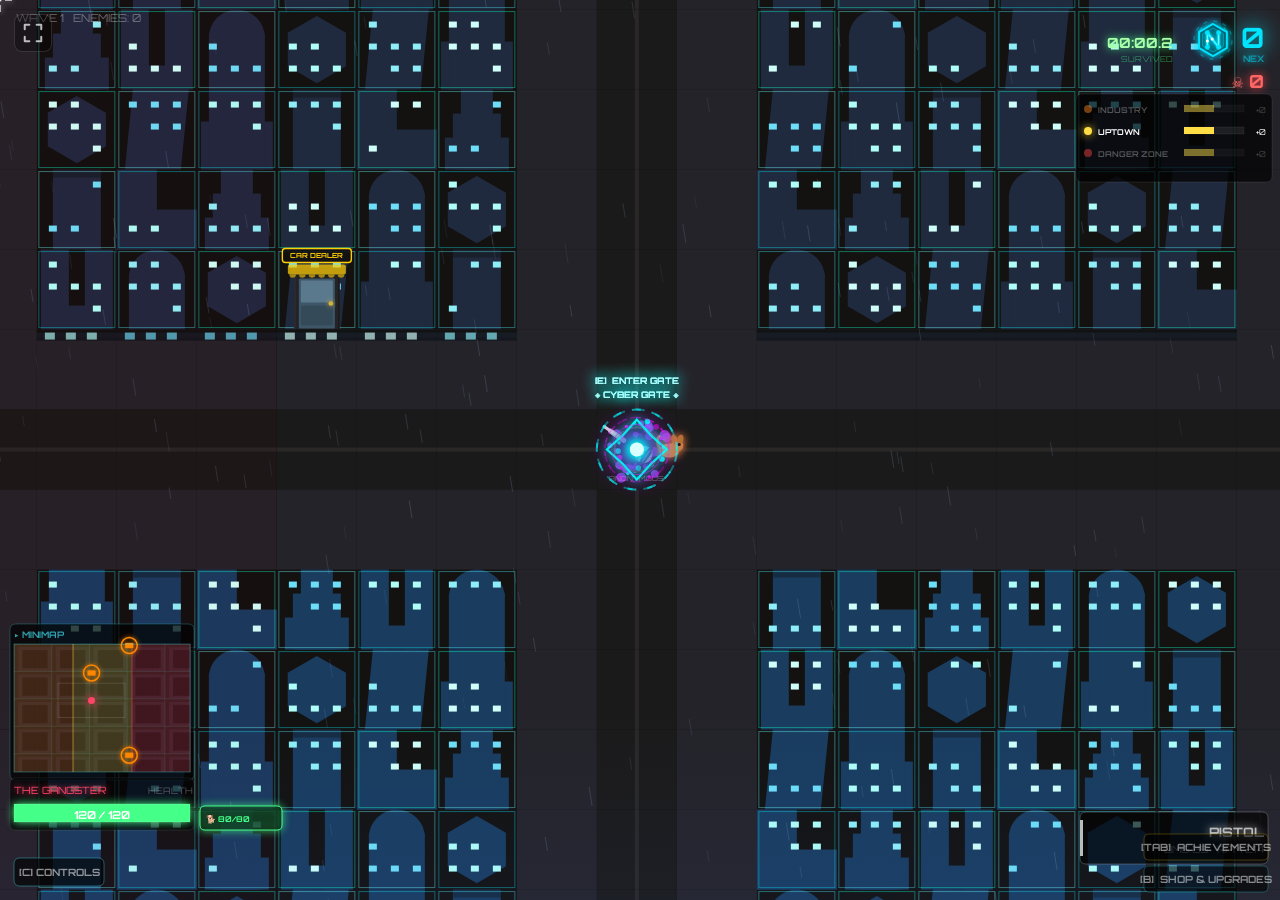
<file: game.html>
<!DOCTYPE html>
<html lang="en">
<head>
  <meta charset="UTF-8">
  <meta name="viewport" content="width=device-width, initial-scale=1.0, viewport-fit=cover, user-scalable=no">
  <meta name="apple-mobile-web-app-capable" content="yes">
  <meta name="apple-mobile-web-app-status-bar-style" content="black-translucent">
  <meta name="mobile-web-app-capable" content="yes">
  <meta name="theme-color" content="#06060e">
  <title>DASH DREAD</title>
  <link rel="icon" type="image/png" href="/images/logo.png">
  <link rel="apple-touch-icon" href="/images/logo.png">
  <link rel="manifest" href="manifest.json">
  <link rel="stylesheet" href="css/style.css">
  <link rel="stylesheet" href="css/social.css">
</head>
<body class="game-body">

  <!-- Loading screen -->
  <div class="loading-overlay" id="loadingOverlay">
    <div class="loading-title"><span class="logo-dash">DASH</span> <span class="logo-dread">DREAD</span></div>
    <div class="loading-bar-wrap">
      <div class="loading-bar-fill"></div>
    </div>
  </div>

  <!-- Game canvas -->
  <canvas id="gameCanvas"></canvas>

  <!-- Fullscreen toggle button -->
  <button id="fsBtn" aria-label="Toggle fullscreen">
    <svg id="fsIconExpand" viewBox="0 0 24 24" fill="none" xmlns="http://www.w3.org/2000/svg">
      <path d="M3 8V3H8M16 3H21V8M21 16V21H16M8 21H3V16" stroke="white" stroke-width="2.2" stroke-linecap="round" stroke-linejoin="round"/>
    </svg>
    <svg id="fsIconCompress" viewBox="0 0 24 24" fill="none" xmlns="http://www.w3.org/2000/svg" style="display:none">
      <path d="M8 3V8H3M21 8H16V3M3 16H8V21M16 21V16H21" stroke="white" stroke-width="2.2" stroke-linecap="round" stroke-linejoin="round"/>
    </svg>
  </button>

  <!-- Mobile touch controls (shown on touch devices) -->
  <div id="touchControls">
    <!-- Left: virtual joystick -->
    <div id="joystickZone">
      <div id="joystickKnob"></div>
    </div>
    <!-- Right: fire button only -->
    <div id="touchButtons">
      <button class="touch-btn btn-fire" id="tbFire">🔥</button>
    </div>
  </div>

  <!-- roundRect polyfill for older browsers -->
  <script>
    if (!CanvasRenderingContext2D.prototype.roundRect) {
      CanvasRenderingContext2D.prototype.roundRect = function(x, y, w, h, r) {
        r = Math.min(r, w / 2, h / 2);
        this.moveTo(x + r, y);
        this.lineTo(x + w - r, y);
        this.quadraticCurveTo(x + w, y, x + w, y + r);
        this.lineTo(x + w, y + h - r);
        this.quadraticCurveTo(x + w, y + h, x + w - r, y + h);
        this.lineTo(x + r, y + h);
        this.quadraticCurveTo(x, y + h, x, y + h - r);
        this.lineTo(x, y + r);
        this.quadraticCurveTo(x, y, x + r, y);
        this.closePath();
      };
    }
  </script>

  <!-- Scripts (load order: data → utils → core → entities → systems) -->
  <script src="js/config.js"></script>
  <script src="js/utils.js"></script>
  <script src="js/auth.js"></script>
  <script src="js/api.js"></script>
  <script src="js/ws.js"></script>
  <script src="js/multiplayer.js"></script>
  <script src="js/systems/audio.js"></script>
  <script src="js/core/input.js"></script>
  <script src="js/core/map.js"></script>
  <script src="js/entities/entities.js"></script>
  <script src="js/systems/ui.js"></script>
  <script src="js/systems/shop.js"></script>
  <script src="js/core/game.js"></script>
  <script src="js/core/game-tower.js"></script>
  <script src="js/core/game-furniture.js"></script>
  <script src="js/core/game-metro.js"></script>
  <script src="js/core/game-dealer.js"></script>
  <script src="js/core/game-render.js"></script>

  <script>
    // Show touch controls on touch devices
    if ('ontouchstart' in window || navigator.maxTouchPoints > 0) {
      const tc = document.getElementById('touchControls');
      if (tc) tc.classList.add('active');

      // Lazy input lookup — works regardless of when the game initialises
      function getInput() {
        return window._gameInstance && window._gameInstance.input;
      }


      const fbtn = document.getElementById('tbFire');
      if (fbtn) {
        fbtn.addEventListener('touchstart', e => { const inp = getInput(); if (inp) { inp.mouseDown = true; inp.mouseJustDown = true; } e.preventDefault(); }, { passive: false });
        fbtn.addEventListener('touchend',   e => { const inp = getInput(); if (inp) inp.mouseDown = false; e.preventDefault(); }, { passive: false });
      }
    }

    // ── Fullscreen toggle ──────────────────────────────────────
    (function () {
      const btn          = document.getElementById('fsBtn');
      const iconExpand   = document.getElementById('fsIconExpand');
      const iconCompress = document.getElementById('fsIconCompress');
      const el           = document.documentElement; // <html> — most reliable cross-browser

      // iOS Safari does not support the Fullscreen API; detect it separately
      const isIOS = /iPad|iPhone|iPod/.test(navigator.userAgent) && !window.MSStream;
      // Standalone = opened via "Add to Home Screen" → already truly fullscreen
      const isStandalone = navigator.standalone === true ||
                           window.matchMedia('(display-mode: standalone)').matches;

      function isFS() {
        return !!(document.fullscreenElement ||
                  document.webkitFullscreenElement ||
                  document.msFullscreenElement);
      }

      function lockOrientation() {
        try {
          if (screen.orientation && screen.orientation.lock) {
            screen.orientation.lock('landscape').catch(() => {});
          }
        } catch (_) {}
      }

      function unlockOrientation() {
        try {
          if (screen.orientation && screen.orientation.unlock) {
            screen.orientation.unlock();
          }
        } catch (_) {}
      }

      function iosScrollHide() {
        // Trick the iOS browser into hiding its chrome by scrolling 1px
        document.body.style.minHeight = (window.screen.height + 1) + 'px';
        setTimeout(() => {
          window.scrollTo(0, 1);
          document.body.style.minHeight = '';
        }, 80);
      }

      function enter() {
        if (el.requestFullscreen) {
          el.requestFullscreen({ navigationUI: 'hide' })
            .then(lockOrientation)
            .catch(() => {});
        } else if (el.webkitRequestFullscreen) {
          el.webkitRequestFullscreen();
          lockOrientation();
        } else if (el.msRequestFullscreen) {
          el.msRequestFullscreen();
        } else if (isIOS) {
          // iOS fallback: scroll to hide address bar + show compress icon manually
          iosScrollHide();
          iconExpand.style.display   = 'none';
          iconCompress.style.display = 'block';
          lockOrientation();
        }
      }

      function exit() {
        if (document.exitFullscreen) {
          document.exitFullscreen().then(unlockOrientation).catch(() => {});
        } else if (document.webkitExitFullscreen) {
          document.webkitExitFullscreen();
          unlockOrientation();
        } else if (document.msExitFullscreen) {
          document.msExitFullscreen();
        } else if (isIOS) {
          // iOS fallback: scroll back to top
          window.scrollTo(0, 0);
          iconExpand.style.display   = 'block';
          iconCompress.style.display = 'none';
          unlockOrientation();
        }
      }

      function updateIcon() {
        const fs = isFS();
        iconExpand.style.display   = fs ? 'none'  : 'block';
        iconCompress.style.display = fs ? 'block' : 'none';
      }

      // If launched as PWA (standalone), reflect that in the icon immediately
      if (isStandalone) {
        iconExpand.style.display   = 'none';
        iconCompress.style.display = 'block';
        btn.style.display = 'none'; // already fullscreen — hide the button
      }

      // touchend fires immediately (no 300ms delay); flag prevents the ghost click
      let _fsTouchFired = false;
      btn.addEventListener('touchend', (e) => {
        e.preventDefault();
        _fsTouchFired = true;
        isFS() ? exit() : enter();
        setTimeout(() => { _fsTouchFired = false; }, 600);
      });
      btn.addEventListener('click', () => { if (!_fsTouchFired) { isFS() ? exit() : enter(); } });

      document.addEventListener('fullscreenchange',       updateIcon);
      document.addEventListener('webkitfullscreenchange', updateIcon);
      document.addEventListener('MSFullscreenChange',     updateIcon);
    })();

    // Hide loading overlay after short delay, then start game
    window.addEventListener('load', () => {
      setTimeout(() => {
        const overlay = document.getElementById('loadingOverlay');
        overlay.classList.add('hidden');

        // Load selected character from localStorage
        let charData = null;
        try { charData = JSON.parse(localStorage.getItem('selectedChar')); } catch (e) {}
        if (!charData) charData = CONFIG.CHARACTERS[0];

        // Load selected map from localStorage
        let mapData = null;
        try { mapData = JSON.parse(localStorage.getItem('selectedMap')); } catch (e) {}
        if (!mapData) mapData = CONFIG.MAPS[0];

        // Multiplayer: read roomId from URL query params
        const _urlP   = new URLSearchParams(window.location.search);
        const _roomId = _urlP.get('roomId');
        const _isHost = _urlP.get('host') === '1';
        if (_roomId) {
          window._mpRoomId = _roomId;
          window._mpIsHost = _isHost;

          // Pre-populate remotePlayers from the room list saved in localStorage
          if (typeof Multiplayer !== 'undefined') {
            try {
              const saved = JSON.parse(localStorage.getItem('mpRoomPlayers') || '[]');
              const map   = Multiplayer.getRemotePlayers();
              saved.forEach(p => {
                map.set(p.userId, {
                  x: 0, y: 0, targetX: 0, targetY: 0,
                  angle: 0,
                  hp:    p.hp    || 100,
                  maxHp: p.maxHp || 100,
                  username: p.username || 'PLAYER',
                  charId:   p.charId   || 'gangster',
                  dead: false
                });
              });
            } catch (_) {}
            localStorage.removeItem('mpRoomPlayers');
          }

          if (typeof WS !== 'undefined' && Auth.isLoggedIn()) {
            WS.connect();
            WS.on('connected', function _handleRejoin({ userId } = {}) {
              if (userId) {
                window._myUserId = userId;
                if (typeof Multiplayer !== 'undefined') Multiplayer.setMyUserId(userId);
              }
              WS.send('room:rejoin', { roomId: _roomId });
            });
          }
        }

        window.startGame(charData, mapData);
      }, 900);
    });
  </script>
  <script src="js/social-icons.js"></script>
</body>
</html>
</file>
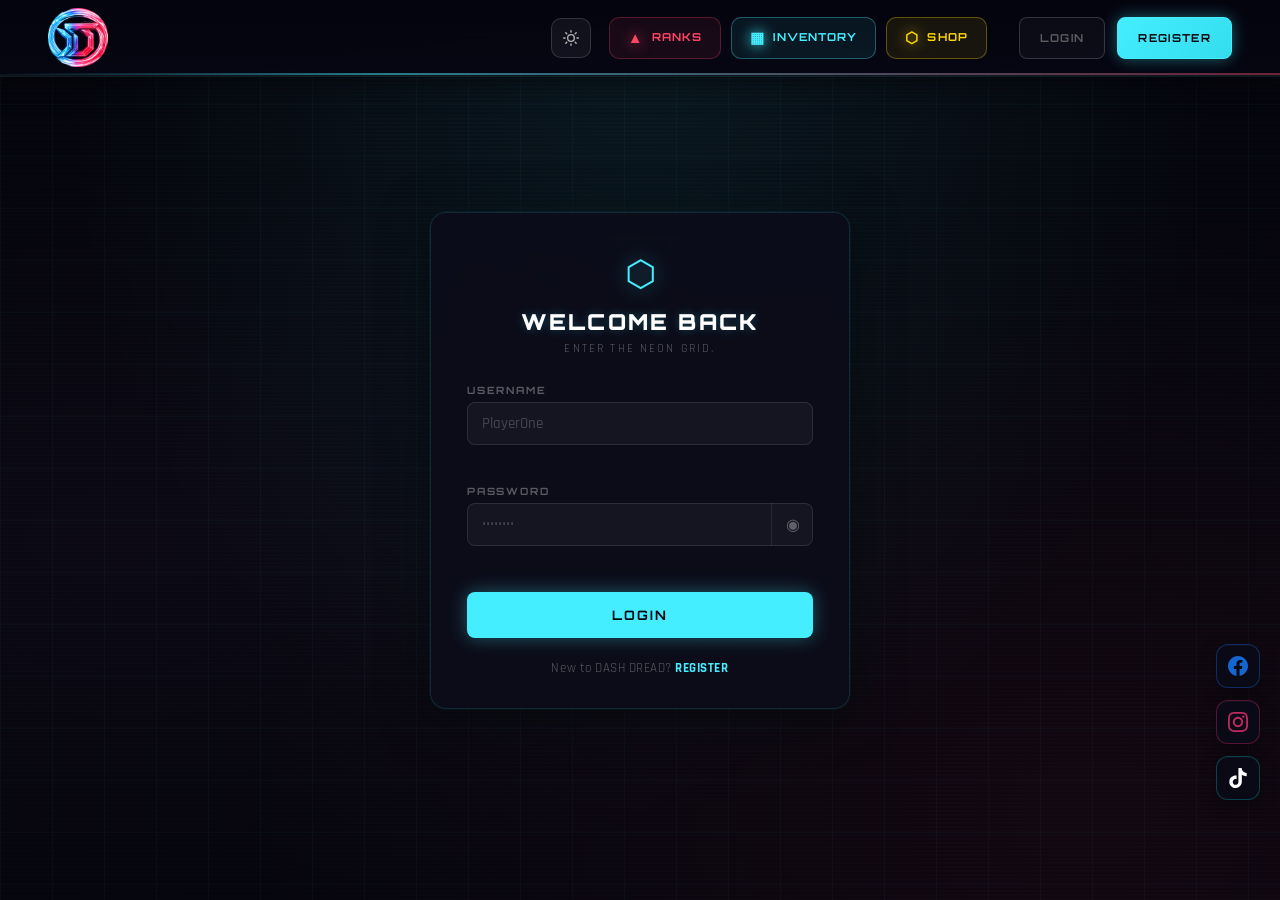
<file: inventory.html>
<!DOCTYPE html>
<html lang="en">
<head>
  <meta charset="UTF-8">
  <meta name="viewport" content="width=device-width, initial-scale=1.0">
  <title>DASH DREAD — Inventory</title>
  <link rel="icon" type="image/png" href="/images/logo.png">
  <link rel="apple-touch-icon" href="/images/logo.png">
  <link rel="stylesheet" href="css/style.css">
  <link rel="stylesheet" href="css/social.css">
  <script>try{if(localStorage.getItem('nc_theme')==='light')document.documentElement.setAttribute('data-theme','light');}catch(e){}</script>
  <style>
  /* ═══════════════════════════════════════════════════════════════════
     INVENTORY — ULTRA-PREMIUM AAA CYBERPUNK UI
     Next-Gen Sci-Fi Game Interface
     Inspired by: Destiny 2, Cyberpunk 2077, Valorant, Apex Legends
  ═══════════════════════════════════════════════════════════════════ */

  :root {
    /* Core palette */
    --inv-cyan: #00F0FF;
    --inv-magenta: #FF00AA;
    --inv-gold: #FFD700;
    --inv-purple: #AA66FF;
    --inv-orange: #FF8844;
    --inv-green: #44FF88;

    /* Rarity colors */
    --rarity-common: #8899AA;
    --rarity-rare: #00AAFF;
    --rarity-epic: #AA44FF;
    --rarity-legendary: #FFD700;

    /* Surfaces */
    --inv-surface: rgba(8,6,18,0.92);
    --inv-glass: rgba(15,12,30,0.8);
    --inv-glass-hover: rgba(25,20,45,0.85);
    --inv-border: rgba(255,255,255,0.06);
  }

  /* ═══════════════════════════════════════════════════════════════════
     ANIMATED BACKGROUND SYSTEM
  ═══════════════════════════════════════════════════════════════════ */

  .inv-page {
    position: relative;
    min-height: 100vh;
    overflow: hidden;
    background: linear-gradient(180deg, #030308 0%, #0a0815 40%, #0d0a1a 100%);
  }

  /* Holographic animated grid */
  .inv-page::before {
    content: '';
    position: fixed;
    inset: 0;
    background-image:
      linear-gradient(rgba(0,240,255,0.02) 1px, transparent 1px),
      linear-gradient(90deg, rgba(0,240,255,0.02) 1px, transparent 1px),
      linear-gradient(rgba(170,100,255,0.015) 1px, transparent 1px),
      linear-gradient(90deg, rgba(170,100,255,0.015) 1px, transparent 1px);
    background-size: 80px 80px, 80px 80px, 40px 40px, 40px 40px;
    animation: grid-drift 50s linear infinite;
    pointer-events: none;
    z-index: 0;
  }
  @keyframes grid-drift {
    0% { transform: translate(0, 0); }
    100% { transform: translate(80px, 80px); }
  }

  /* Premium ambient orbs */
  .inv-orb {
    position: fixed;
    border-radius: 50%;
    pointer-events: none;
    filter: blur(120px);
    will-change: transform;
    z-index: 0;
  }
  .inv-orb--1 {
    width: 800px; height: 800px;
    top: -300px; right: -200px;
    background: radial-gradient(circle, rgba(0,240,255,0.12) 0%, rgba(0,200,255,0.04) 40%, transparent 70%);
    animation: orb-float-1 28s ease-in-out infinite alternate;
  }
  .inv-orb--2 {
    width: 600px; height: 600px;
    bottom: -200px; left: -150px;
    background: radial-gradient(circle, rgba(170,100,255,0.1) 0%, rgba(255,0,170,0.03) 50%, transparent 70%);
    animation: orb-float-2 32s ease-in-out infinite alternate;
  }
  .inv-orb--3 {
    width: 500px; height: 500px;
    top: 50%; left: 30%;
    background: radial-gradient(circle, rgba(255,215,0,0.06) 0%, transparent 60%);
    animation: orb-float-3 25s ease-in-out infinite alternate;
  }
  @keyframes orb-float-1 {
    0% { transform: translate(0, 0) scale(1); opacity: 0.8; }
    50% { transform: translate(-80px, 60px) scale(1.15); opacity: 1; }
    100% { transform: translate(-40px, 80px) scale(1.1); opacity: 0.9; }
  }
  @keyframes orb-float-2 {
    0% { transform: translate(0, 0) scale(1); opacity: 0.7; }
    50% { transform: translate(100px, -70px) scale(1.2); opacity: 1; }
    100% { transform: translate(60px, -40px) scale(1.05); opacity: 0.85; }
  }
  @keyframes orb-float-3 {
    0% { transform: translate(0, 0) scale(1); opacity: 0.5; }
    50% { transform: translate(-50px, 80px) scale(1.25); opacity: 0.7; }
    100% { transform: translate(30px, 50px) scale(1.1); opacity: 0.6; }
  }

  /* Floating particles */
  .inv-particles {
    position: fixed;
    inset: 0;
    pointer-events: none;
    z-index: 1;
    overflow: hidden;
  }
  .inv-particle {
    position: absolute;
    width: 2px;
    height: 2px;
    border-radius: 50%;
    opacity: 0;
    animation: particle-rise 18s linear infinite;
  }
  .inv-particle:nth-child(1) { left: 10%; background: var(--inv-cyan); box-shadow: 0 0 8px var(--inv-cyan); animation-delay: 0s; animation-duration: 20s; }
  .inv-particle:nth-child(2) { left: 22%; background: var(--inv-purple); box-shadow: 0 0 8px var(--inv-purple); animation-delay: 3s; animation-duration: 24s; }
  .inv-particle:nth-child(3) { left: 38%; background: var(--inv-gold); box-shadow: 0 0 8px var(--inv-gold); animation-delay: 6s; animation-duration: 18s; }
  .inv-particle:nth-child(4) { left: 52%; background: var(--inv-cyan); box-shadow: 0 0 8px var(--inv-cyan); animation-delay: 2s; animation-duration: 22s; }
  .inv-particle:nth-child(5) { left: 65%; background: var(--inv-magenta); box-shadow: 0 0 8px var(--inv-magenta); animation-delay: 8s; animation-duration: 19s; }
  .inv-particle:nth-child(6) { left: 78%; background: var(--inv-purple); box-shadow: 0 0 8px var(--inv-purple); animation-delay: 4s; animation-duration: 21s; }
  .inv-particle:nth-child(7) { left: 88%; background: var(--inv-gold); box-shadow: 0 0 8px var(--inv-gold); animation-delay: 10s; animation-duration: 17s; }
  .inv-particle:nth-child(8) { left: 95%; background: var(--inv-cyan); box-shadow: 0 0 8px var(--inv-cyan); animation-delay: 5s; animation-duration: 23s; }

  @keyframes particle-rise {
    0% { transform: translateY(100vh) scale(0); opacity: 0; }
    10% { opacity: 0.9; transform: translateY(85vh) scale(1); }
    85% { opacity: 0.5; }
    100% { transform: translateY(-5vh) scale(0.4); opacity: 0; }
  }

  /* Energy streaks */
  .inv-energy-streak {
    position: fixed;
    height: 1px;
    pointer-events: none;
    z-index: 1;
    opacity: 0.35;
    animation: streak-pulse 5s ease-in-out infinite;
  }
  .inv-energy-streak--1 {
    top: 15%; left: 0; right: 50%;
    background: linear-gradient(90deg, transparent, var(--inv-cyan), transparent);
    animation-delay: 0s;
  }
  .inv-energy-streak--2 {
    top: 42%; left: 40%; right: 0;
    background: linear-gradient(90deg, transparent, var(--inv-purple), transparent);
    animation-delay: 2s;
  }
  .inv-energy-streak--3 {
    bottom: 25%; left: 0; right: 60%;
    background: linear-gradient(90deg, transparent, var(--inv-gold), transparent);
    animation-delay: 4s;
  }
  @keyframes streak-pulse {
    0%, 100% { opacity: 0.2; transform: scaleX(0.85); }
    50% { opacity: 0.45; transform: scaleX(1); }
  }

  /* HUD corner accents */
  .inv-hud-corner {
    position: fixed;
    width: 130px;
    height: 130px;
    pointer-events: none;
    z-index: 2;
    opacity: 0.45;
  }
  .inv-hud-corner--tl { top: 0; left: 0; }
  .inv-hud-corner--tr { top: 0; right: 0; transform: scaleX(-1); }
  .inv-hud-corner--bl { bottom: 0; left: 0; transform: scaleY(-1); }
  .inv-hud-corner--br { bottom: 0; right: 0; transform: scale(-1); }
  .inv-hud-corner svg { width: 100%; height: 100%; }

  /* ═══════════════════════════════════════════════════════════════════
     PAGE WRAPPER
  ═══════════════════════════════════════════════════════════════════ */

  .inv-wrap {
    position: relative;
    z-index: 10;
    width: 100%;
    max-width: 1400px;
    margin: 0 auto;
    padding: 0 40px 140px;
  }

  /* ═══════════════════════════════════════════════════════════════════
     CINEMATIC HEADER
  ═══════════════════════════════════════════════════════════════════ */

  .inv-header {
    position: relative;
    display: flex;
    align-items: flex-start;
    justify-content: space-between;
    padding: 80px 0 50px;
    gap: 32px;
  }

  /* Gradient divider */
  .inv-header::after {
    content: '';
    position: absolute;
    bottom: 0; left: 0; right: 0;
    height: 2px;
    background: linear-gradient(90deg,
      transparent 0%,
      var(--inv-cyan) 15%,
      var(--inv-purple) 35%,
      var(--inv-gold) 55%,
      var(--inv-magenta) 75%,
      transparent 100%);
    opacity: 0.5;
    animation: header-line-glow 4s ease-in-out infinite alternate;
  }
  @keyframes header-line-glow {
    0% { opacity: 0.35; filter: blur(0px); }
    100% { opacity: 0.6; filter: blur(1px); }
  }

  .inv-title {
    display: flex;
    flex-direction: column;
    gap: 16px;
  }

  /* Eyebrow label */
  .inv-title__eyebrow {
    display: flex;
    align-items: center;
    gap: 10px;
    font-family: 'Orbitron', sans-serif;
    font-size: 11px;
    font-weight: 600;
    letter-spacing: 0.45em;
    color: var(--inv-cyan);
    text-shadow: 0 0 25px var(--inv-cyan);
    text-transform: uppercase;
  }
  .inv-title__eyebrow-icon {
    animation: icon-pulse 2s ease-in-out infinite;
  }
  @keyframes icon-pulse {
    0%, 100% { opacity: 1; transform: scale(1); }
    50% { opacity: 0.5; transform: scale(0.85); }
  }

  /* Main title */
  .inv-title__main {
    font-family: 'Orbitron', sans-serif;
    font-size: clamp(42px, 7vw, 80px);
    font-weight: 900;
    letter-spacing: 0.1em;
    line-height: 0.95;
    background: linear-gradient(135deg,
      #ffffff 0%,
      #44EEFF 20%,
      #00F0FF 35%,
      #AA66FF 55%,
      #CC88FF 70%,
      #44FF88 85%,
      #88FFAA 100%);
    background-size: 200% 200%;
    -webkit-background-clip: text;
    -webkit-text-fill-color: transparent;
    background-clip: text;
    filter: drop-shadow(0 0 60px rgba(0,240,255,0.35));
    animation: title-gradient 8s ease-in-out infinite;
  }
  @keyframes title-gradient {
    0%, 100% { background-position: 0% 50%; }
    50% { background-position: 100% 50%; }
  }

  .inv-title__sub {
    font-family: 'Rajdhani', sans-serif;
    font-size: 13px;
    font-weight: 600;
    letter-spacing: 0.35em;
    color: rgba(255,255,255,0.4);
    text-transform: uppercase;
  }

  /* ═══════════════════════════════════════════════════════════════════
     PREMIUM BALANCE CARD
  ═══════════════════════════════════════════════════════════════════ */

  .inv-balance {
    position: relative;
    display: flex;
    align-items: center;
    gap: 18px;
    padding: 20px 32px;
    background: linear-gradient(135deg, rgba(255,215,0,0.08) 0%, rgba(255,180,50,0.03) 50%, rgba(255,215,0,0.02) 100%);
    border: 1px solid rgba(255,215,0,0.28);
    border-radius: 20px;
    box-shadow:
      0 0 60px rgba(255,215,0,0.1),
      0 20px 40px rgba(0,0,0,0.4),
      inset 0 1px 0 rgba(255,255,255,0.08);
    backdrop-filter: blur(20px);
    -webkit-backdrop-filter: blur(20px);
    flex-shrink: 0;
    overflow: hidden;
    transition: all 0.4s cubic-bezier(0.4, 0, 0.2, 1);
  }

  /* Holographic sweep */
  .inv-balance::before {
    content: '';
    position: absolute;
    top: -50%; left: -100%;
    width: 60%; height: 200%;
    background: linear-gradient(105deg, transparent, rgba(255,215,0,0.12), rgba(255,255,255,0.06), transparent);
    animation: balance-sweep 6s ease-in-out infinite;
    pointer-events: none;
  }
  @keyframes balance-sweep {
    0%, 35% { left: -100%; }
    65%, 100% { left: 200%; }
  }

  .inv-balance:hover {
    border-color: rgba(255,215,0,0.5);
    box-shadow: 0 0 100px rgba(255,215,0,0.18), 0 25px 50px rgba(0,0,0,0.5);
    transform: translateY(-2px);
  }

  .inv-balance__icon-wrap {
    position: relative;
    width: 56px; height: 56px;
    display: flex;
    align-items: center;
    justify-content: center;
    background: radial-gradient(circle, rgba(255,215,0,0.12) 0%, transparent 70%);
    border-radius: 50%;
  }

  .inv-balance__icon {
    font-size: 36px;
    color: var(--inv-gold);
    filter: drop-shadow(0 0 16px rgba(255,215,0,0.9));
    animation: nex-pulse 3s ease-in-out infinite;
    line-height: 1;
  }
  @keyframes nex-pulse {
    0%, 100% { filter: drop-shadow(0 0 12px rgba(255,215,0,0.8)); transform: scale(1); }
    50% { filter: drop-shadow(0 0 28px rgba(255,215,0,1)); transform: scale(1.05); }
  }

  /* Rotating ring */
  .inv-balance__icon-ring {
    position: absolute;
    inset: -4px;
    border: 2px solid transparent;
    border-top-color: rgba(255,215,0,0.6);
    border-radius: 50%;
    animation: ring-rotate 3s linear infinite;
  }
  @keyframes ring-rotate { to { transform: rotate(360deg); } }

  .inv-balance__body {
    display: flex;
    flex-direction: column;
    gap: 6px;
  }

  .inv-balance__label {
    font-family: 'Orbitron', sans-serif;
    font-size: 9px;
    font-weight: 600;
    letter-spacing: 0.35em;
    color: rgba(255,255,255,0.45);
    text-transform: uppercase;
  }

  .inv-balance__value {
    font-family: 'Orbitron', sans-serif;
    font-size: 32px;
    font-weight: 900;
    color: var(--inv-gold);
    letter-spacing: 0.04em;
    line-height: 1;
    text-shadow: 0 0 30px rgba(255,215,0,0.6);
  }

  /* ═══════════════════════════════════════════════════════════════════
     NOTIFICATION BANNER
  ═══════════════════════════════════════════════════════════════════ */

  .inv-notification {
    position: relative;
    display: flex;
    align-items: center;
    gap: 18px;
    margin: 0 0 32px;
    padding: 20px 28px;
    background: linear-gradient(135deg, rgba(255,68,102,0.08) 0%, rgba(255,100,50,0.03) 100%);
    border: 1px solid rgba(255,68,102,0.3);
    border-radius: 16px;
    backdrop-filter: blur(16px);
    -webkit-backdrop-filter: blur(16px);
    overflow: hidden;
    animation: notification-appear 0.4s ease;
  }
  @keyframes notification-appear {
    from { opacity: 0; transform: translateY(-10px); }
    to { opacity: 1; transform: translateY(0); }
  }

  /* Animated border glow */
  .inv-notification::before {
    content: '';
    position: absolute;
    inset: 0;
    border-radius: inherit;
    padding: 1px;
    background: linear-gradient(90deg, var(--inv-magenta), var(--inv-orange), var(--inv-magenta));
    background-size: 200% 100%;
    -webkit-mask: linear-gradient(#fff 0 0) content-box, linear-gradient(#fff 0 0);
    -webkit-mask-composite: destination-out;
    mask-composite: exclude;
    animation: border-flow 4s linear infinite;
    opacity: 0.5;
  }
  @keyframes border-flow {
    0% { background-position: 0% 50%; }
    100% { background-position: 200% 50%; }
  }

  .inv-notification__icon {
    width: 48px; height: 48px;
    display: flex;
    align-items: center;
    justify-content: center;
    background: rgba(255,68,102,0.12);
    border: 1px solid rgba(255,68,102,0.35);
    border-radius: 14px;
    font-size: 22px;
    flex-shrink: 0;
    animation: icon-pulse 2s ease-in-out infinite;
  }

  .inv-notification__content {
    flex: 1;
    display: flex;
    flex-direction: column;
    gap: 4px;
  }

  .inv-notification__title {
    font-family: 'Orbitron', sans-serif;
    font-size: 10px;
    font-weight: 700;
    letter-spacing: 0.18em;
    color: var(--pink);
    text-transform: uppercase;
  }

  .inv-notification__msg {
    font-family: 'Rajdhani', sans-serif;
    font-size: 14px;
    font-weight: 600;
    color: rgba(255,136,153,0.9);
    letter-spacing: 0.04em;
  }

  .inv-notification__btn {
    padding: 14px 30px;
    background: linear-gradient(135deg, rgba(255,68,102,0.15) 0%, rgba(255,68,102,0.06) 100%);
    border: 1px solid rgba(255,68,102,0.45);
    border-radius: 12px;
    color: var(--pink);
    font-family: 'Orbitron', sans-serif;
    font-size: 10px;
    font-weight: 700;
    letter-spacing: 0.2em;
    cursor: pointer;
    transition: all 0.25s ease;
    white-space: nowrap;
    overflow: hidden;
    position: relative;
  }

  .inv-notification__btn::before {
    content: '';
    position: absolute;
    inset: 0;
    background: linear-gradient(135deg, transparent, rgba(255,68,102,0.15), transparent);
    opacity: 0;
    transition: opacity 0.25s;
  }

  .inv-notification__btn:hover {
    background: linear-gradient(135deg, rgba(255,68,102,0.25) 0%, rgba(255,68,102,0.12) 100%);
    border-color: rgba(255,68,102,0.7);
    box-shadow: 0 0 35px rgba(255,68,102,0.2);
    transform: translateY(-1px);
  }
  .inv-notification__btn:hover::before { opacity: 1; }

  /* ═══════════════════════════════════════════════════════════════════
     PREMIUM CATEGORY TABS
  ═══════════════════════════════════════════════════════════════════ */

  .inv-tabs {
    display: flex;
    gap: 10px;
    padding: 40px 0 36px;
    flex-wrap: wrap;
  }

  .inv-tab {
    position: relative;
    display: flex;
    align-items: center;
    gap: 10px;
    padding: 14px 32px;
    background: var(--inv-glass);
    border: 1px solid var(--inv-border);
    border-radius: 100px;
    font-family: 'Orbitron', sans-serif;
    font-size: 11px;
    font-weight: 700;
    letter-spacing: 0.2em;
    color: rgba(255,255,255,0.5);
    cursor: pointer;
    overflow: hidden;
    transition: all 0.35s cubic-bezier(0.4, 0, 0.2, 1);
    white-space: nowrap;
    text-transform: uppercase;
    backdrop-filter: blur(12px);
    -webkit-backdrop-filter: blur(12px);
  }

  .inv-tab__icon {
    font-size: 14px;
    opacity: 0.7;
    transition: all 0.3s ease;
  }

  /* Gradient shine overlay */
  .inv-tab::before {
    content: '';
    position: absolute;
    inset: 0;
    border-radius: inherit;
    background: radial-gradient(ellipse 80% 100% at 50% -30%, rgba(0,240,255,0.2), transparent 70%);
    opacity: 0;
    transition: opacity 0.3s;
    pointer-events: none;
  }

  /* Bottom accent line */
  .inv-tab::after {
    content: '';
    position: absolute;
    bottom: 0;
    left: 50%;
    transform: translateX(-50%) scaleX(0);
    width: 60%;
    height: 2px;
    background: linear-gradient(90deg, transparent, var(--inv-cyan), transparent);
    transition: transform 0.35s ease;
  }

  .inv-tab:hover {
    color: rgba(255,255,255,0.9);
    border-color: rgba(255,255,255,0.15);
    background: var(--inv-glass-hover);
    transform: translateY(-3px);
    box-shadow: 0 8px 32px rgba(0,0,0,0.3);
  }
  .inv-tab:hover::before { opacity: 0.6; }
  .inv-tab:hover .inv-tab__icon { opacity: 1; transform: scale(1.1); }

  .inv-tab.active {
    background: linear-gradient(135deg, rgba(0,240,255,0.15) 0%, rgba(0,200,255,0.06) 100%);
    border-color: rgba(0,240,255,0.5);
    color: var(--inv-cyan);
    text-shadow: 0 0 20px rgba(0,240,255,0.6);
    box-shadow:
      0 0 50px rgba(0,240,255,0.15),
      0 10px 40px rgba(0,0,0,0.4),
      inset 0 0 40px rgba(0,240,255,0.05);
    animation: tab-active-pulse 3s ease-in-out infinite;
  }
  @keyframes tab-active-pulse {
    0%, 100% { box-shadow: 0 0 40px rgba(0,240,255,0.12), 0 10px 40px rgba(0,0,0,0.4); }
    50% { box-shadow: 0 0 60px rgba(0,240,255,0.22), 0 10px 40px rgba(0,0,0,0.4); }
  }

  .inv-tab.active::before { opacity: 1; }
  .inv-tab.active::after { transform: translateX(-50%) scaleX(1); }
  .inv-tab.active .inv-tab__icon {
    opacity: 1;
    filter: drop-shadow(0 0 10px var(--inv-cyan));
  }

  /* ═══════════════════════════════════════════════════════════════════
     INFO HUD STRIP
  ═══════════════════════════════════════════════════════════════════ */

  .inv-hud-strip {
    display: flex;
    align-items: center;
    gap: 16px;
    padding: 16px 24px;
    margin: 0 0 32px;
    background: linear-gradient(135deg, rgba(0,240,255,0.04) 0%, rgba(0,200,255,0.01) 100%);
    border: 1px solid rgba(0,240,255,0.12);
    border-radius: 14px;
    backdrop-filter: blur(12px);
    -webkit-backdrop-filter: blur(12px);
    transition: all 0.3s ease;
  }

  .inv-hud-strip:hover {
    border-color: rgba(0,240,255,0.2);
    box-shadow: 0 0 30px rgba(0,240,255,0.05);
  }

  .inv-hud-strip__icon {
    width: 36px; height: 36px;
    display: flex;
    align-items: center;
    justify-content: center;
    background: rgba(0,240,255,0.08);
    border: 1px solid rgba(0,240,255,0.2);
    border-radius: 10px;
    font-size: 16px;
    color: var(--inv-cyan);
    flex-shrink: 0;
    filter: drop-shadow(0 0 8px rgba(0,240,255,0.5));
  }

  .inv-hud-strip__text {
    flex: 1;
    font-family: 'Rajdhani', sans-serif;
    font-size: 14px;
    font-weight: 600;
    letter-spacing: 0.08em;
    color: rgba(255,255,255,0.45);
  }

  .inv-hud-strip__divider {
    width: 1px;
    height: 24px;
    background: linear-gradient(180deg, transparent, rgba(0,240,255,0.3), transparent);
  }

  .inv-hud-strip__badge {
    padding: 6px 14px;
    background: rgba(0,240,255,0.08);
    border: 1px solid rgba(0,240,255,0.2);
    border-radius: 8px;
    font-family: 'Orbitron', sans-serif;
    font-size: 9px;
    font-weight: 700;
    letter-spacing: 0.15em;
    color: var(--inv-cyan);
    text-transform: uppercase;
  }

  /* ═══════════════════════════════════════════════════════════════════
     ITEM GRID
  ═══════════════════════════════════════════════════════════════════ */

  .inv-grid {
    display: grid;
    grid-template-columns: repeat(auto-fill, minmax(300px, 1fr));
    gap: 24px;
    list-style: none;
    padding: 0;
    margin: 0;
  }

  /* ═══════════════════════════════════════════════════════════════════
     LEGENDARY ITEM CARDS
  ═══════════════════════════════════════════════════════════════════ */

  .inv-card {
    --card-color: var(--inv-cyan);
    --card-rarity: var(--rarity-common);
    position: relative;
    display: flex;
    flex-direction: column;
    background: linear-gradient(180deg, rgba(15,12,28,0.9) 0%, rgba(10,8,20,0.95) 100%);
    border: 1px solid rgba(255,255,255,0.05);
    border-radius: 24px;
    overflow: hidden;
    backdrop-filter: blur(24px);
    -webkit-backdrop-filter: blur(24px);
    transition: all 0.4s cubic-bezier(0.4, 0, 0.2, 1);
    animation: card-appear 0.5s cubic-bezier(0.4, 0, 0.2, 1) both;
  }

  @keyframes card-appear {
    from { opacity: 0; transform: translateY(30px) scale(0.96); }
    to { opacity: 1; transform: translateY(0) scale(1); }
  }

  /* Stagger delays */
  .inv-card:nth-child(1) { animation-delay: 0ms; }
  .inv-card:nth-child(2) { animation-delay: 60ms; }
  .inv-card:nth-child(3) { animation-delay: 120ms; }
  .inv-card:nth-child(4) { animation-delay: 180ms; }
  .inv-card:nth-child(5) { animation-delay: 240ms; }
  .inv-card:nth-child(6) { animation-delay: 300ms; }
  .inv-card:nth-child(7) { animation-delay: 360ms; }
  .inv-card:nth-child(8) { animation-delay: 420ms; }

  /* Holographic border */
  .inv-card::before {
    content: '';
    position: absolute;
    inset: 0;
    border-radius: inherit;
    padding: 1px;
    background: linear-gradient(135deg,
      var(--card-color) 0%,
      transparent 30%,
      transparent 70%,
      color-mix(in srgb, var(--card-color) 50%, transparent) 100%);
    -webkit-mask: linear-gradient(#fff 0 0) content-box, linear-gradient(#fff 0 0);
    -webkit-mask-composite: destination-out;
    mask-composite: exclude;
    opacity: 0.4;
    transition: opacity 0.3s;
  }

  /* Shimmer sweep */
  .inv-card::after {
    content: '';
    position: absolute;
    top: 0; left: -100%;
    width: 60%; height: 100%;
    background: linear-gradient(105deg, transparent, rgba(255,255,255,0.04), rgba(255,255,255,0.08), transparent);
    pointer-events: none;
    z-index: 2;
    transform: skewX(-15deg);
  }

  .inv-card:hover {
    transform: translateY(-8px) scale(1.01);
    border-color: rgba(255,255,255,0.1);
    box-shadow:
      0 30px 80px rgba(0,0,0,0.5),
      0 0 0 1px rgba(255,255,255,0.05),
      0 0 60px color-mix(in srgb, var(--card-color) 15%, transparent);
  }
  .inv-card:hover::before { opacity: 0.7; }
  .inv-card:hover::after { animation: card-sweep 0.7s ease forwards; }

  @keyframes card-sweep {
    from { left: -100%; }
    to { left: 200%; }
  }

  /* Equipped state */
  .inv-card.equipped {
    --card-color: var(--inv-cyan);
    box-shadow: 0 0 40px rgba(0,240,255,0.15), inset 0 0 60px rgba(0,240,255,0.03);
  }

  /* Rarity accent bar */
  .inv-card__accent {
    position: relative;
    height: 4px;
    background: linear-gradient(90deg,
      var(--card-color) 0%,
      color-mix(in srgb, var(--card-color) 60%, transparent) 50%,
      transparent 100%);
    flex-shrink: 0;
  }
  .inv-card__accent::after {
    content: '';
    position: absolute;
    inset: 0;
    background: linear-gradient(90deg, transparent, rgba(255,255,255,0.3), transparent);
    animation: accent-shimmer 3s ease-in-out infinite;
  }
  @keyframes accent-shimmer {
    0%, 100% { transform: translateX(-100%); }
    50% { transform: translateX(100%); }
  }

  /* Inner glow */
  .inv-card__glow {
    position: absolute;
    top: -50%; left: -25%;
    width: 150%; height: 100%;
    background: radial-gradient(ellipse at 50% 0%,
      color-mix(in srgb, var(--card-color) 8%, transparent) 0%,
      transparent 60%);
    pointer-events: none;
    transition: opacity 0.3s;
    opacity: 0.5;
  }
  .inv-card:hover .inv-card__glow { opacity: 1; }

  /* Card body */
  .inv-card__body {
    position: relative;
    display: flex;
    flex-direction: column;
    gap: 14px;
    padding: 28px 26px 20px;
    flex: 1;
    z-index: 1;
  }

  /* Icon container */
  .inv-card__icon-wrap {
    position: relative;
    width: 68px; height: 68px;
    display: flex;
    align-items: center;
    justify-content: center;
    margin-bottom: 4px;
  }

  .inv-card__icon {
    width: 68px; height: 68px;
    border-radius: 18px;
    display: flex;
    align-items: center;
    justify-content: center;
    font-size: 32px;
    background: linear-gradient(135deg, rgba(255,255,255,0.06) 0%, rgba(255,255,255,0.02) 100%);
    border: 1px solid rgba(255,255,255,0.08);
    position: relative;
    overflow: hidden;
    transition: all 0.35s ease;
    box-shadow: 0 8px 24px rgba(0,0,0,0.3);
  }

  /* Icon inner glow */
  .inv-card__icon::before {
    content: '';
    position: absolute;
    inset: 0;
    background: radial-gradient(circle at 30% 20%, rgba(255,255,255,0.15) 0%, transparent 50%);
    pointer-events: none;
  }

  /* Icon holographic effect */
  .inv-card__icon::after {
    content: '';
    position: absolute;
    inset: 0;
    background: linear-gradient(135deg,
      color-mix(in srgb, var(--card-color) 10%, transparent) 0%,
      transparent 50%);
    opacity: 0;
    transition: opacity 0.3s;
  }

  .inv-card:hover .inv-card__icon {
    border-color: color-mix(in srgb, var(--card-color) 40%, transparent);
    box-shadow:
      0 12px 32px rgba(0,0,0,0.4),
      0 0 30px color-mix(in srgb, var(--card-color) 20%, transparent);
    transform: scale(1.05);
  }
  .inv-card:hover .inv-card__icon::after { opacity: 1; }

  /* Rarity badge */
  .inv-card__rarity {
    position: absolute;
    top: -6px; right: -6px;
    padding: 4px 10px;
    background: linear-gradient(135deg, var(--card-rarity) 0%, color-mix(in srgb, var(--card-rarity) 70%, #000) 100%);
    border-radius: 6px;
    font-family: 'Orbitron', sans-serif;
    font-size: 7px;
    font-weight: 700;
    letter-spacing: 0.12em;
    color: #fff;
    text-transform: uppercase;
    box-shadow: 0 4px 12px color-mix(in srgb, var(--card-rarity) 40%, transparent);
  }

  /* Name */
  .inv-card__name {
    font-family: 'Orbitron', sans-serif;
    font-size: 15px;
    font-weight: 700;
    letter-spacing: 0.08em;
    color: #fff;
    line-height: 1.3;
    text-shadow: 0 2px 8px rgba(0,0,0,0.4);
  }

  /* Description */
  .inv-card__desc {
    font-family: 'Rajdhani', sans-serif;
    font-size: 14px;
    font-weight: 500;
    line-height: 1.6;
    color: rgba(200,200,220,0.5);
    flex: 1;
  }

  /* Stats */
  .inv-card__stats {
    display: flex;
    flex-wrap: wrap;
    gap: 8px;
    margin-top: 4px;
  }

  .inv-card__stat {
    position: relative;
    padding: 6px 14px;
    background: linear-gradient(135deg, rgba(255,255,255,0.06) 0%, rgba(255,255,255,0.02) 100%);
    border: 1px solid rgba(255,255,255,0.08);
    border-radius: 8px;
    font-family: 'Orbitron', sans-serif;
    font-size: 9px;
    font-weight: 600;
    letter-spacing: 0.12em;
    color: rgba(255,255,255,0.55);
    transition: all 0.25s ease;
    overflow: hidden;
  }

  .inv-card__stat::before {
    content: '';
    position: absolute;
    inset: 0;
    background: linear-gradient(135deg, color-mix(in srgb, var(--card-color) 10%, transparent), transparent);
    opacity: 0;
    transition: opacity 0.25s;
  }

  .inv-card:hover .inv-card__stat {
    border-color: rgba(255,255,255,0.15);
    color: rgba(255,255,255,0.75);
  }
  .inv-card:hover .inv-card__stat::before { opacity: 1; }

  /* Footer */
  .inv-card__footer {
    position: relative;
    padding: 18px 26px 24px;
    border-top: 1px solid rgba(255,255,255,0.05);
    background: linear-gradient(180deg, transparent 0%, rgba(0,0,0,0.15) 100%);
    z-index: 1;
  }

  /* ═══════════════════════════════════════════════════════════════════
     PREMIUM ACTION BUTTONS
  ═══════════════════════════════════════════════════════════════════ */

  .inv-card__btn {
    position: relative;
    display: flex;
    align-items: center;
    justify-content: center;
    width: 100%;
    padding: 14px 24px;
    background: linear-gradient(135deg, rgba(0,240,255,0.12) 0%, rgba(0,200,255,0.05) 100%);
    border: 1px solid rgba(0,240,255,0.35);
    border-radius: 12px;
    font-family: 'Orbitron', sans-serif;
    font-size: 10px;
    font-weight: 700;
    letter-spacing: 0.22em;
    color: var(--inv-cyan);
    cursor: pointer;
    transition: all 0.3s cubic-bezier(0.4, 0, 0.2, 1);
    white-space: nowrap;
    overflow: hidden;
    box-shadow: 0 0 20px rgba(0,240,255,0.1);
    text-transform: uppercase;
  }

  /* Animated shine */
  .inv-card__btn::before {
    content: '';
    position: absolute;
    top: -50%; left: -100%;
    width: 60%; height: 200%;
    background: linear-gradient(105deg, transparent, rgba(255,255,255,0.2), transparent);
    transform: skewX(-15deg);
    pointer-events: none;
  }

  .inv-card__btn::after {
    content: '';
    position: absolute;
    inset: 0;
    background: linear-gradient(135deg, transparent, rgba(0,240,255,0.1), transparent);
    opacity: 0;
    transition: opacity 0.3s;
  }

  .inv-card__btn:hover:not(:disabled) {
    background: linear-gradient(135deg, rgba(0,240,255,0.22) 0%, rgba(0,200,255,0.1) 100%);
    border-color: rgba(0,240,255,0.7);
    color: #88FFFF;
    box-shadow: 0 0 40px rgba(0,240,255,0.25), 0 8px 24px rgba(0,0,0,0.3);
    transform: translateY(-2px);
  }
  .inv-card__btn:hover:not(:disabled)::before { animation: btn-shine 0.6s ease forwards; }
  .inv-card__btn:hover:not(:disabled)::after { opacity: 1; }

  @keyframes btn-shine {
    from { left: -100%; }
    to { left: 200%; }
  }

  .inv-card__btn:active:not(:disabled) {
    transform: translateY(0) scale(0.98);
  }

  .inv-card__btn:disabled {
    cursor: default;
  }

  /* Equipped button */
  .inv-card__btn--equipped {
    background: linear-gradient(135deg, rgba(0,240,255,0.18) 0%, rgba(0,200,255,0.08) 100%);
    border-color: rgba(0,240,255,0.55);
    color: var(--inv-cyan);
    text-shadow: 0 0 15px rgba(0,240,255,0.6);
    box-shadow: 0 0 30px rgba(0,240,255,0.15);
    animation: equipped-pulse 3s ease-in-out infinite;
  }
  @keyframes equipped-pulse {
    0%, 100% { box-shadow: 0 0 25px rgba(0,240,255,0.12); }
    50% { box-shadow: 0 0 40px rgba(0,240,255,0.22); }
  }

  /* Owned button */
  .inv-card__btn--owned {
    background: linear-gradient(135deg, rgba(68,255,136,0.1) 0%, rgba(68,255,136,0.04) 100%);
    border-color: rgba(68,255,136,0.35);
    color: var(--inv-green);
    box-shadow: 0 0 16px rgba(68,255,136,0.08);
  }

  /* Locked button */
  .inv-card__btn--locked {
    opacity: 0.35;
    filter: grayscale(0.6);
    color: rgba(255,255,255,0.4);
  }

  /* ═══════════════════════════════════════════════════════════════════
     EMPTY STATE
  ═══════════════════════════════════════════════════════════════════ */

  .inv-empty {
    grid-column: 1 / -1;
    display: flex;
    flex-direction: column;
    align-items: center;
    gap: 20px;
    padding: 120px 32px;
    text-align: center;
  }

  .inv-empty__icon {
    font-size: 72px;
    opacity: 0.2;
    animation: empty-float 3s ease-in-out infinite;
  }
  @keyframes empty-float {
    0%, 100% { transform: translateY(0); }
    50% { transform: translateY(-10px); }
  }

  .inv-empty__title {
    font-family: 'Orbitron', sans-serif;
    font-size: 18px;
    font-weight: 700;
    letter-spacing: 0.15em;
    color: rgba(255,255,255,0.8);
  }

  .inv-empty__sub {
    font-family: 'Rajdhani', sans-serif;
    font-size: 15px;
    letter-spacing: 0.1em;
    color: rgba(255,255,255,0.4);
  }

  /* ═══════════════════════════════════════════════════════════════════
     TOAST NOTIFICATIONS
  ═══════════════════════════════════════════════════════════════════ */

  .inv-toast {
    position: fixed;
    bottom: 40px;
    left: 50%;
    transform: translateX(-50%) translateY(20px);
    padding: 16px 36px;
    border-radius: 100px;
    font-family: 'Orbitron', sans-serif;
    font-size: 11px;
    font-weight: 700;
    letter-spacing: 0.18em;
    opacity: 0;
    transition: all 0.35s cubic-bezier(0.4, 0, 0.2, 1);
    z-index: 9999;
    pointer-events: none;
    white-space: nowrap;
    backdrop-filter: blur(24px);
    -webkit-backdrop-filter: blur(24px);
  }

  .inv-toast--visible {
    opacity: 1;
    transform: translateX(-50%) translateY(0);
  }

  .inv-toast--ok {
    background: linear-gradient(135deg, rgba(68,255,136,0.15) 0%, rgba(68,255,136,0.08) 100%);
    border: 1px solid rgba(68,255,136,0.45);
    color: var(--inv-green);
    box-shadow: 0 12px 48px rgba(68,255,136,0.2), 0 0 60px rgba(68,255,136,0.1);
  }

  .inv-toast--err {
    background: linear-gradient(135deg, rgba(255,68,102,0.15) 0%, rgba(255,68,102,0.08) 100%);
    border: 1px solid rgba(255,68,102,0.45);
    color: var(--pink);
    box-shadow: 0 12px 48px rgba(255,68,102,0.2), 0 0 60px rgba(255,68,102,0.1);
  }

  /* ═══════════════════════════════════════════════════════════════════
     RESPONSIVE DESIGN
  ═══════════════════════════════════════════════════════════════════ */

  @media (max-width: 1024px) {
    .inv-wrap { padding: 0 28px 120px; }
    .inv-header { padding: 60px 0 40px; }
    .inv-title__main { font-size: clamp(36px, 6vw, 60px); }
    .inv-grid { grid-template-columns: repeat(auto-fill, minmax(280px, 1fr)); gap: 20px; }
    .inv-hud-corner { width: 90px; height: 90px; opacity: 0.35; }
  }

  @media (max-width: 768px) {
    .inv-wrap { padding: 0 20px 100px; }
    .inv-header {
      flex-direction: column;
      gap: 28px;
      padding: 44px 0 36px;
    }
    .inv-title__eyebrow { font-size: 10px; }
    .inv-title__main { font-size: clamp(32px, 8vw, 48px); }
    .inv-balance {
      align-self: stretch;
      justify-content: space-between;
      padding: 18px 24px;
    }
    .inv-tabs { gap: 8px; padding: 32px 0; }
    .inv-tab { padding: 12px 22px; font-size: 10px; }
    .inv-grid { grid-template-columns: 1fr 1fr; gap: 16px; }
    .inv-card__body { padding: 22px 20px 16px; }
    .inv-card__icon { width: 58px; height: 58px; font-size: 28px; }
    .inv-card__name { font-size: 14px; }
    .inv-card__footer { padding: 16px 20px 20px; }
    .inv-hud-corner { display: none; }
    .inv-energy-streak { display: none; }
  }

  @media (max-width: 480px) {
    .inv-wrap { padding: 0 14px 90px; }
    .inv-header { padding: 36px 0 28px; gap: 20px; }
    .inv-title__eyebrow { font-size: 9px; letter-spacing: 0.3em; }
    .inv-title__main { font-size: clamp(28px, 10vw, 40px); }
    .inv-title__sub { font-size: 11px; letter-spacing: 0.25em; }
    .inv-balance {
      padding: 14px 18px;
      gap: 14px;
      border-radius: 16px;
    }
    .inv-balance__icon-wrap { width: 48px; height: 48px; }
    .inv-balance__icon { font-size: 28px; }
    .inv-balance__value { font-size: 26px; }
    .inv-tabs { gap: 6px; padding: 28px 0; }
    .inv-tab { padding: 10px 16px; font-size: 8px; letter-spacing: 0.15em; }
    .inv-tab__icon { font-size: 12px; }
    .inv-hud-strip { padding: 14px 18px; gap: 12px; margin-bottom: 24px; }
    .inv-hud-strip__icon { width: 32px; height: 32px; font-size: 14px; }
    .inv-hud-strip__text { font-size: 12px; }
    .inv-grid { grid-template-columns: 1fr; gap: 14px; }
    .inv-card { border-radius: 20px; }
    .inv-card__body { padding: 20px 18px 14px; gap: 12px; }
    .inv-card__icon-wrap { width: 56px; height: 56px; }
    .inv-card__icon { width: 56px; height: 56px; font-size: 26px; border-radius: 14px; }
    .inv-card__name { font-size: 13px; }
    .inv-card__desc { font-size: 13px; }
    .inv-card__stat { padding: 5px 11px; font-size: 8px; }
    .inv-card__footer { padding: 14px 18px 18px; }
    .inv-card__btn { padding: 12px 22px; font-size: 9px; }
    .inv-notification { flex-wrap: wrap; padding: 16px 18px; gap: 12px; }
    .inv-notification__btn { width: 100%; text-align: center; }
    .inv-toast {
      font-size: 10px;
      padding: 14px 24px;
      max-width: calc(100vw - 28px);
      white-space: normal;
      text-align: center;
    }
    .inv-particles { display: none; }
  }

  @media (max-width: 360px) {
    .inv-wrap { padding: 0 10px 80px; }
    .inv-header { padding: 28px 0 22px; gap: 16px; }
    .inv-title__eyebrow { font-size: 8px; }
    .inv-title__main { font-size: clamp(24px, 11vw, 34px); letter-spacing: 0.06em; }
    .inv-title__sub { font-size: 10px; letter-spacing: 0.2em; }
    .inv-balance {
      padding: 12px 14px;
      gap: 12px;
      border-radius: 14px;
    }
    .inv-balance__icon-wrap { width: 42px; height: 42px; }
    .inv-balance__icon { font-size: 24px; }
    .inv-balance__label { font-size: 8px; }
    .inv-balance__value { font-size: 22px; }
    .inv-tabs { gap: 4px; padding: 22px 0; }
    .inv-tab { padding: 9px 12px; font-size: 7px; letter-spacing: 0.12em; }
    .inv-tab__icon { display: none; }
    .inv-hud-strip { padding: 12px 14px; gap: 10px; margin-bottom: 20px; border-radius: 12px; }
    .inv-hud-strip__icon { width: 28px; height: 28px; font-size: 12px; border-radius: 8px; }
    .inv-hud-strip__text { font-size: 11px; letter-spacing: 0.05em; }
    .inv-hud-strip__badge { display: none; }
    .inv-grid { gap: 12px; }
    .inv-card { border-radius: 16px; }
    .inv-card__body { padding: 16px 14px 12px; gap: 10px; }
    .inv-card__icon-wrap { width: 48px; height: 48px; }
    .inv-card__icon { width: 48px; height: 48px; font-size: 22px; border-radius: 12px; }
    .inv-card__rarity { font-size: 6px; padding: 3px 8px; }
    .inv-card__name { font-size: 12px; }
    .inv-card__desc { font-size: 12px; }
    .inv-card__stat { padding: 4px 9px; font-size: 7px; }
    .inv-card__footer { padding: 12px 14px 16px; }
    .inv-card__btn { padding: 10px 18px; font-size: 8px; letter-spacing: 0.15em; border-radius: 10px; }
    .inv-toast { font-size: 9px; padding: 12px 18px; }
  }

  /* ═══════════════════════════════════════════════════════════════════
     LIGHT MODE OVERRIDES
     Light backgrounds + DARK text/borders for structure and readability
  ═══════════════════════════════════════════════════════════════════ */

  /* Override bright colors with darker, muted variants for Light Mode */
  html[data-theme="light"] {
    --inv-cyan: #006585;
    --inv-magenta: #a01840;
    --inv-gold: #8a6914;
    --inv-purple: #4a2080;
    --inv-orange: #a85020;
    --inv-green: #0a6030;
    --rarity-common: #4a5565;
    --rarity-rare: #005a88;
    --rarity-epic: #5a2888;
    --rarity-legendary: #8a6914;
  }

  html[data-theme="light"] .inv-page {
    background: linear-gradient(180deg, #c8d8ec 0%, #d0dff0 40%, #d4e2f4 70%, #d0daea 100%);
  }
  html[data-theme="light"] .inv-page::before {
    background-image:
      linear-gradient(rgba(10,30,60,0.04) 1px, transparent 1px),
      linear-gradient(90deg, rgba(10,30,60,0.04) 1px, transparent 1px),
      linear-gradient(rgba(10,30,60,0.025) 1px, transparent 1px),
      linear-gradient(90deg, rgba(10,30,60,0.025) 1px, transparent 1px);
  }
  html[data-theme="light"] .inv-orb--1 { background: radial-gradient(circle, rgba(0,101,133,0.08) 0%, rgba(0,101,133,0.02) 40%, transparent 70%); }
  html[data-theme="light"] .inv-orb--2 { background: radial-gradient(circle, rgba(74,32,128,0.06) 0%, rgba(160,24,64,0.02) 50%, transparent 70%); }
  html[data-theme="light"] .inv-orb--3 { background: radial-gradient(circle, rgba(112,80,16,0.05) 0%, transparent 60%); }
  html[data-theme="light"] .inv-energy-streak--1 { background: linear-gradient(90deg, transparent, rgba(0,101,133,0.22), transparent); }
  html[data-theme="light"] .inv-energy-streak--2 { background: linear-gradient(90deg, transparent, rgba(74,32,128,0.18), transparent); }
  html[data-theme="light"] .inv-energy-streak--3 { background: linear-gradient(90deg, transparent, rgba(112,80,16,0.18), transparent); }
  html[data-theme="light"] .inv-hud-corner svg { stroke: rgba(0,101,133,0.50); }

  html[data-theme="light"] .inv-title__main { color: #050a15; text-shadow: none; }
  html[data-theme="light"] .inv-title__sub { color: #1e2a3c; }

  html[data-theme="light"] .inv-balance {
    background: linear-gradient(135deg, rgba(225,235,248,0.96) 0%, rgba(220,232,246,0.98) 100%);
    border: 1px solid rgba(112,80,16,0.50);
    box-shadow: 0 4px 16px rgba(10,25,50,0.14), 0 0 10px rgba(112,80,16,0.08), inset 0 1px 0 rgba(255,255,255,0.5);
  }
  html[data-theme="light"] .inv-balance__label { color: #1e2a3c; }
  html[data-theme="light"] .inv-balance__value { color: #5a4010; text-shadow: none; }
  html[data-theme="light"] .inv-balance__icon { filter: drop-shadow(0 0 3px rgba(90,64,16,0.25)); }

  html[data-theme="light"] .inv-tab {
    background: rgba(225,235,248,0.90);
    border: 1px solid rgba(10,25,50,0.38);
    color: #050a15;
    font-weight: 500;
  }
  html[data-theme="light"] .inv-tab:hover {
    background: rgba(220,235,250,0.95);
    border-color: rgba(0,101,133,0.50);
    color: #006585;
    box-shadow: 0 0 10px rgba(0,101,133,0.14);
  }
  html[data-theme="light"] .inv-tab.active {
    background: rgba(0,101,133,0.12);
    border: 2px solid #006585;
    color: #006585;
    text-shadow: 0 0 6px rgba(0,101,133,0.18);
    box-shadow: 0 0 12px rgba(0,101,133,0.16);
    font-weight: 600;
  }

  html[data-theme="light"] .inv-hud-strip {
    background: linear-gradient(135deg, rgba(0,101,133,0.07) 0%, rgba(0,101,133,0.03) 100%);
    border: 1px solid rgba(10,25,50,0.35);
  }
  html[data-theme="light"] .inv-hud-strip__text { color: #1e2a3c; }

  html[data-theme="light"] .inv-card {
    background: linear-gradient(180deg, rgba(230,238,250,0.96) 0%, rgba(225,235,248,0.98) 100%);
    border: 1px solid rgba(10,25,50,0.40);
    box-shadow: 0 4px 12px rgba(10,25,50,0.10), inset 0 1px 0 rgba(255,255,255,0.6);
  }
  html[data-theme="light"] .inv-card:hover {
    border-color: rgba(0,101,133,0.45);
    box-shadow: 0 8px 24px rgba(10,25,50,0.12), 0 0 12px rgba(0,101,133,0.12);
  }
  html[data-theme="light"] .inv-card__accent { background: linear-gradient(180deg, rgba(0,101,133,0.18), rgba(74,32,128,0.14)); }
  html[data-theme="light"] .inv-card__rarity { color: #050a15; }
  html[data-theme="light"] .inv-card__name { color: #050a15; text-shadow: none; font-weight: 700; }
  html[data-theme="light"] .inv-card__desc { color: #1e2a3c; }
  html[data-theme="light"] .inv-card__stat {
    background: rgba(0,101,133,0.06);
    border: 1px solid rgba(10,30,60,0.20);
    color: #151e30;
  }
  html[data-theme="light"] .inv-card__stat-value { color: #006585; }
  html[data-theme="light"] .inv-card__footer {
    border-top: 1px solid rgba(10,30,60,0.20);
    background: linear-gradient(180deg, transparent 0%, rgba(0,101,133,0.04) 100%);
  }
  html[data-theme="light"] .inv-card__btn {
    background: linear-gradient(135deg, #006585 0%, #0090b0 100%);
    border: 1px solid #006585;
    color: #ffffff;
    font-weight: 600;
    box-shadow: 0 2px 8px rgba(0,101,133,0.22);
  }
  html[data-theme="light"] .inv-card__btn:hover {
    background: linear-gradient(135deg, #0090b0 0%, #00a0c0 100%);
    box-shadow: 0 0 12px rgba(0,101,133,0.28);
  }

  html[data-theme="light"] .inv-empty { background: rgba(225,235,248,0.80); border: 1px solid rgba(10,25,50,0.35); }
  html[data-theme="light"] .inv-empty__title { color: #050a15; }
  html[data-theme="light"] .inv-empty__sub   { color: #1e2a3c; }
  html[data-theme="light"] .inv-empty__icon { filter: saturate(0.75) brightness(0.92); }

  html[data-theme="light"] .inv-notification {
    background: linear-gradient(135deg, rgba(160,24,64,0.10) 0%, rgba(160,24,64,0.04) 100%);
    border: 1px solid rgba(160,24,64,0.40);
    color: #050a15;
  }
  html[data-theme="light"] .inv-notification__title { color: #a01840; }
  html[data-theme="light"] .inv-notification__msg { color: #151e30; }
  html[data-theme="light"] .inv-notification__btn {
    background: rgba(160,24,64,0.12);
    border: 1px solid rgba(160,24,64,0.40);
    color: #a01840;
  }
  html[data-theme="light"] .inv-notification__btn:hover {
    background: rgba(160,24,64,0.20);
    box-shadow: 0 0 10px rgba(160,24,64,0.18);
  }

  html[data-theme="light"] .inv-toast {
    background: rgba(225,235,248,0.98);
    border: 1px solid rgba(0,101,133,0.40);
    color: #050a15;
    box-shadow: 0 4px 20px rgba(10,25,50,0.15);
  }

  /* ── Light Mode: Balance Display ──────────────────────────────────── */
  html[data-theme="light"] .inv-balance::before {
    background: linear-gradient(105deg, transparent, rgba(138,105,20,0.08), rgba(255,255,255,0.20), transparent);
  }
  html[data-theme="light"] .inv-balance:hover {
    border-color: rgba(138,105,20,0.55);
    box-shadow: 0 8px 24px rgba(10,25,50,0.14);
  }
  html[data-theme="light"] .inv-balance__icon-wrap {
    background: radial-gradient(circle, rgba(138,105,20,0.10) 0%, transparent 70%);
  }
  html[data-theme="light"] .inv-balance__icon {
    filter: drop-shadow(0 0 4px rgba(138,105,20,0.35));
    animation: none;
  }
  html[data-theme="light"] .inv-balance__icon-ring {
    border-top-color: rgba(138,105,20,0.40);
  }

  /* ── Light Mode: SVG decorations ──────────────────────────────────── */
  html[data-theme="light"] .inv-hud-corner svg {
    stroke: rgba(138,105,20,0.35);
  }
  html[data-theme="light"] .inv-hud-corner svg circle {
    fill: rgba(138,105,20,0.45);
  }

  /* ── Light Mode: Additional text/border overrides ─────────────────── */
  html[data-theme="light"] .inv-title__sub {
    color: #1e2a3c;
  }
  html[data-theme="light"] .inv-balance__label {
    color: #3d4a60;
  }
  html[data-theme="light"] .inv-rarity-label {
    color: #1e2a3c;
  }
  html[data-theme="light"] .inv-section-label {
    color: #1e2a3c;
  }
  html[data-theme="light"] .inv-card__equipped {
    background: rgba(13,117,56,0.12);
    border: 1px solid #0d7538;
    color: #0d7538;
  }
  html[data-theme="light"] .inv-card__tag {
    background: rgba(10,25,50,0.08);
    border: 1px solid rgba(10,25,50,0.25);
    color: #1e2a3c;
  }
  html[data-theme="light"] .inv-hud-strip__line {
    background: linear-gradient(90deg, transparent, rgba(10,25,50,0.25), transparent);
  }
  html[data-theme="light"] .inv-grid-header {
    color: #1e2a3c;
    border-bottom: 1px solid rgba(10,25,50,0.20);
  }
  html[data-theme="light"] .inv-filter-label {
    color: #3d4a60;
  }
  html[data-theme="light"] .inv-count {
    color: #1e2a3c;
  }
  html[data-theme="light"] .inv-item-stats {
    color: #1e2a3c;
  }
  html[data-theme="light"] .inv-item-bonus {
    color: #006585;
  }

  /* ═══════════════════════════════════════════════════════════════════
     LIGHT MODE: CARD HOVER FIX
     Ensure text remains dark/readable on hover
  ═══════════════════════════════════════════════════════════════════ */
  html[data-theme="light"] .inv-card:hover {
    background: linear-gradient(180deg, rgba(220,235,250,0.98) 0%, rgba(215,230,248,1) 100%);
    border-color: rgba(0,101,133,0.55);
    box-shadow:
      0 8px 24px rgba(0,101,133,0.14),
      0 0 14px rgba(0,101,133,0.10),
      inset 0 1px 0 rgba(255,255,255,0.7);
    transform: translateY(-3px);
  }
  html[data-theme="light"] .inv-card:hover .inv-card__name {
    color: #050a15;
  }
  html[data-theme="light"] .inv-card:hover .inv-card__desc {
    color: #1e2a3c;
  }
  html[data-theme="light"] .inv-card:hover .inv-card__rarity {
    color: #050a15;
  }
  html[data-theme="light"] .inv-card:hover .inv-card__stat {
    color: #151e30;
  }
  html[data-theme="light"] .inv-card:hover .inv-card__stat-value {
    color: #006585;
  }

  /* Touch-friendly targets */
  @media (pointer: coarse) {
    .inv-tab { min-height: 48px; }
    .inv-card__btn { min-height: 48px; }
    .inv-notification__btn { min-height: 48px; }
  }

  /* Reduced motion */
  @media (prefers-reduced-motion: reduce) {
    .inv-page::before,
    .inv-orb,
    .inv-particle,
    .inv-energy-streak,
    .inv-balance::before,
    .inv-balance__icon,
    .inv-balance__icon-ring,
    .inv-card__accent::after,
    .inv-card__btn::before,
    .inv-title__main { animation: none; }

    .inv-card,
    .inv-tab,
    .inv-balance { transition-duration: 0.15s; }
  }
  </style>
</head>
<body class="select-screen inv-page">
  <div class="bg-grid"></div>
  <div class="scanlines"></div>

  <!-- ══ Ambient background orbs ══════════════════════════════════ -->
  <div class="inv-orb inv-orb--1" aria-hidden="true"></div>
  <div class="inv-orb inv-orb--2" aria-hidden="true"></div>
  <div class="inv-orb inv-orb--3" aria-hidden="true"></div>

  <!-- ══ Floating particles ═══════════════════════════════════════ -->
  <div class="inv-particles" aria-hidden="true">
    <div class="inv-particle"></div>
    <div class="inv-particle"></div>
    <div class="inv-particle"></div>
    <div class="inv-particle"></div>
    <div class="inv-particle"></div>
    <div class="inv-particle"></div>
    <div class="inv-particle"></div>
    <div class="inv-particle"></div>
  </div>

  <!-- ══ Energy streaks ═══════════════════════════════════════════ -->
  <div class="inv-energy-streak inv-energy-streak--1" aria-hidden="true"></div>
  <div class="inv-energy-streak inv-energy-streak--2" aria-hidden="true"></div>
  <div class="inv-energy-streak inv-energy-streak--3" aria-hidden="true"></div>

  <!-- ══ HUD corner accents ═══════════════════════════════════════ -->
  <div class="inv-hud-corner inv-hud-corner--tl" aria-hidden="true">
    <svg viewBox="0 0 130 130" fill="none" stroke="rgba(0,240,255,0.4)" stroke-width="1">
      <path d="M0 50 L0 12 Q0 0 12 0 L50 0" />
      <path d="M0 75 L0 22 Q0 0 22 0 L75 0" stroke="rgba(170,100,255,0.25)" />
      <circle cx="8" cy="8" r="2" fill="rgba(0,240,255,0.6)" />
    </svg>
  </div>
  <div class="inv-hud-corner inv-hud-corner--tr" aria-hidden="true">
    <svg viewBox="0 0 130 130" fill="none" stroke="rgba(255,215,0,0.4)" stroke-width="1">
      <path d="M0 50 L0 12 Q0 0 12 0 L50 0" />
      <path d="M0 75 L0 22 Q0 0 22 0 L75 0" stroke="rgba(0,240,255,0.25)" />
      <circle cx="8" cy="8" r="2" fill="rgba(255,215,0,0.6)" />
    </svg>
  </div>
  <div class="inv-hud-corner inv-hud-corner--bl" aria-hidden="true">
    <svg viewBox="0 0 130 130" fill="none" stroke="rgba(170,100,255,0.4)" stroke-width="1">
      <path d="M0 50 L0 12 Q0 0 12 0 L50 0" />
    </svg>
  </div>
  <div class="inv-hud-corner inv-hud-corner--br" aria-hidden="true">
    <svg viewBox="0 0 130 130" fill="none" stroke="rgba(68,255,136,0.4)" stroke-width="1">
      <path d="M0 50 L0 12 Q0 0 12 0 L50 0" />
    </svg>
  </div>

  <!-- ══ Navbar ═══════════════════════════════════════════════════ -->
  <nav class="site-nav">
    <a href="index.html" class="site-nav__logo"><img src="images/logo.png" alt="DASH DREAD" class="site-nav__logo-img"></a>
    <div id="siteNav" class="site-nav__controls"></div>
  </nav>

  <!-- ══ Page content ═════════════════════════════════════════════ -->
  <div class="inv-wrap">

    <!-- ══ Cinematic Header ═══════════════════════════════════════ -->
    <header class="inv-header">
      <div class="inv-title">
        <span class="inv-title__eyebrow">
          <span class="inv-title__eyebrow-icon">◈</span>
          YOUR ARSENAL
        </span>
        <span class="inv-title__main">INVENTORY</span>
        <span class="inv-title__sub">EQUIP YOUR LOADOUT · PREPARE FOR BATTLE</span>
      </div>

      <!-- ══ Premium balance card ═════════════════════════════════ -->
      <div class="inv-balance" aria-label="Your NEX balance">
        <div class="inv-balance__icon-wrap">
          <span class="inv-balance__icon">⬢</span>
          <div class="inv-balance__icon-ring"></div>
        </div>
        <div class="inv-balance__body">
          <span class="inv-balance__label">NEX BALANCE</span>
          <span class="inv-balance__value skeleton-text" id="invBalanceEl">000,000</span>
        </div>
      </div>
    </header>

    <!-- ══ Notification banner (hidden by default) ════════════════ -->
    <div class="inv-notification" id="invErrorEl" hidden role="alert">
      <div class="inv-notification__icon">⚠</div>
      <div class="inv-notification__content">
        <span class="inv-notification__title">CONNECTION ERROR</span>
        <span class="inv-notification__msg" id="invErrorMsg"></span>
      </div>
      <button class="inv-notification__btn" id="invRetryBtn">RETRY</button>
    </div>

    <!-- ══ Premium Tabs ═══════════════════════════════════════════ -->
    <nav class="inv-tabs" role="tablist" aria-label="Inventory categories">
      <button class="inv-tab active" role="tab" aria-selected="true" data-tab="weapons">
        <span class="inv-tab__icon">◎</span>WEAPONS
      </button>
      <button class="inv-tab" role="tab" aria-selected="false" data-tab="upgrades">
        <span class="inv-tab__icon">◆</span>UPGRADES
      </button>
      <button class="inv-tab" role="tab" aria-selected="false" data-tab="characters">
        <span class="inv-tab__icon">◈</span>CHARACTERS
      </button>
      <button class="inv-tab" role="tab" aria-selected="false" data-tab="vehicles">
        <span class="inv-tab__icon">⬡</span>VEHICLES
      </button>
    </nav>

    <!-- ══ Info HUD strip ═════════════════════════════════════════ -->
    <div class="inv-hud-strip" id="invHint">
      <div class="inv-hud-strip__icon">◈</div>
      <span class="inv-hud-strip__text" id="invHintText"></span>
      <div class="inv-hud-strip__divider"></div>
      <span class="inv-hud-strip__badge">TACTICAL INFO</span>
    </div>

    <!-- ══ Item grid ══════════════════════════════════════════════ -->
    <main class="inv-grid" id="invGridEl" role="list" aria-live="polite"></main>

  </div><!-- /.inv-wrap -->

  <script src="js/config.js"></script>
  <script src="js/auth.js"></script>
  <script src="js/api.js"></script>
  <script src="js/social.js"></script>
  <script src="js/social-icons.js"></script>
  <script src="js/ws.js"></script>
  <script src="js/multiplayer.js"></script>
  <script src="js/social-ui.js"></script>
  <script>
  'use strict';

  /* ══════════════════════════════════════════════════════════════════
     AUTH GUARD
  ══════════════════════════════════════════════════════════════════ */

  if (!Auth.isLoggedIn()) window.location.href = 'login.html';
  Auth.mountNavbar();
  if (Auth.isLoggedIn()) SocialUI.init();

  /* ══════════════════════════════════════════════════════════════════
     STATE
  ══════════════════════════════════════════════════════════════════ */

  const state = {
    nex: 0,
    inventory: { weapons: [], upgrades: [], characters: [], vehicles: [] },
    equippedWeapon: localStorage.getItem('equippedWeapon') || null,
  };

  let activeTab = 'weapons';

  /* ══════════════════════════════════════════════════════════════════
     DOM REFERENCES
  ══════════════════════════════════════════════════════════════════ */

  const balanceEl = document.getElementById('invBalanceEl');
  const errorEl   = document.getElementById('invErrorEl');
  const errorMsg  = document.getElementById('invErrorMsg');
  const retryBtn  = document.getElementById('invRetryBtn');
  const gridEl    = document.getElementById('invGridEl');
  const hintEl    = document.getElementById('invHint');
  const hintText  = document.getElementById('invHintText');

  /* ══════════════════════════════════════════════════════════════════
     RARITY SYSTEM
  ══════════════════════════════════════════════════════════════════ */

  function getRarity(price) {
    if (price >= 50000) return { name: 'LEGENDARY', color: '#FFD700' };
    if (price >= 25000) return { name: 'EPIC', color: '#AA44FF' };
    if (price >= 10000) return { name: 'RARE', color: '#00AAFF' };
    return { name: 'COMMON', color: '#8899AA' };
  }

  /* ══════════════════════════════════════════════════════════════════
     TAB SWITCHING
  ══════════════════════════════════════════════════════════════════ */

  document.querySelectorAll('.inv-tab').forEach(tab => {
    tab.addEventListener('click', () => {
      document.querySelectorAll('.inv-tab').forEach(t => {
        t.classList.remove('active');
        t.setAttribute('aria-selected', 'false');
      });
      tab.classList.add('active');
      tab.setAttribute('aria-selected', 'true');
      activeTab = tab.dataset.tab;
      updateHint();
      renderTab();
    });
  });

  /* ══════════════════════════════════════════════════════════════════
     HINT MESSAGES
  ══════════════════════════════════════════════════════════════════ */

  const HINTS = {
    weapons:    'Click EQUIP to set your starting weapon. Your selection persists across sessions.',
    upgrades:   'Purchased upgrades activate automatically at the start of every game.',
    characters: 'Unlocked characters are selectable in the game lobby. Visit the shop for more.',
    vehicles:   'Owned vehicles spawn on the map during gameplay. Look for them near base.',
  };

  function updateHint() {
    hintText.textContent = HINTS[activeTab] || '';
  }

  /* ══════════════════════════════════════════════════════════════════
     BALANCE DISPLAY
  ══════════════════════════════════════════════════════════════════ */

  function updateBalanceDisplay() {
    balanceEl.classList.remove('skeleton-text');
    balanceEl.textContent = state.nex.toLocaleString();
  }

  /* ══════════════════════════════════════════════════════════════════
     LOAD INVENTORY
  ══════════════════════════════════════════════════════════════════ */

  async function loadInventory() {
    errorEl.hidden = true;
    try {
      const data = await API.getShopInventory();
      state.nex = data.nex ?? data.nexBalance ?? 0;
      const inv = data.inventory || data;
      state.inventory.weapons    = inv.weapons    || [];
      state.inventory.upgrades   = inv.upgrades   || [];
      state.inventory.characters = inv.characters || inv.unlockedCharacters || [];
      state.inventory.vehicles   = inv.vehicles   || [];

      localStorage.setItem('nc_inventory', JSON.stringify(state.inventory));

      updateBalanceDisplay();
      updateHint();
      renderTab();
    } catch (err) {
      showError(err.message || 'Could not load inventory. Is the server running?');
    }
  }

  /* ══════════════════════════════════════════════════════════════════
     ERROR HANDLING
  ══════════════════════════════════════════════════════════════════ */

  function showError(msg) {
    errorMsg.textContent = msg;
    errorEl.hidden = false;
  }

  retryBtn.addEventListener('click', loadInventory);

  /* ══════════════════════════════════════════════════════════════════
     RENDER TAB
  ══════════════════════════════════════════════════════════════════ */

  function renderTab() {
    gridEl.innerHTML = '';
    switch (activeTab) {
      case 'weapons':    renderWeapons();    break;
      case 'upgrades':   renderUpgrades();   break;
      case 'characters': renderCharacters(); break;
      case 'vehicles':   renderVehicles();   break;
    }
  }

  /* ══════════════════════════════════════════════════════════════════
     WEAPONS TAB
  ══════════════════════════════════════════════════════════════════ */

  function renderWeapons() {
    const ownedIds = new Set([
      'pistol',
      ...state.inventory.weapons.map(w => typeof w === 'string' ? w : w.id),
    ]);

    const weapons = CONFIG.WEAPONS.filter(w => ownedIds.has(w.id));

    if (weapons.length === 0) {
      gridEl.appendChild(_emptyState('◎', 'No weapons purchased yet.', 'Visit the SHOP to buy weapons with NEX.'));
      return;
    }

    if (!state.equippedWeapon) {
      state.equippedWeapon = 'pistol';
      localStorage.setItem('equippedWeapon', 'pistol');
    }

    weapons.forEach(w => {
      const isEquipped = state.equippedWeapon === w.id;
      const rarity = getRarity(w.price || 0);

      const stats = w.melee
        ? [['DMG', w.damage], ['RANGE', w.range + 'px']]
        : [['DMG', w.damage || 'BASE'], ['FIRE', w.fireRate + 'ms'], ['SPD', w.bulletSpeed]];

      const footerEl = isEquipped
        ? _badge('✓ STARTING WEAPON', 'inv-card__btn--equipped')
        : _equipBtn(w.id);

      gridEl.appendChild(_buildCard({
        icon: w.melee ? '⚔' : '◎',
        iconColor: w.color,
        name: w.name,
        desc: w.desc || 'A powerful weapon for your arsenal.',
        stats,
        footerEl,
        accentColor: w.color,
        rarity,
        isEquipped,
      }));
    });
  }

  /* ══════════════════════════════════════════════════════════════════
     UPGRADES TAB
  ══════════════════════════════════════════════════════════════════ */

  function renderUpgrades() {
    const owned = state.inventory.upgrades;
    if (!owned || owned.length === 0) {
      gridEl.appendChild(_emptyState('◆', 'No upgrades purchased yet.', 'Visit the SHOP to buy permanent upgrades with NEX.'));
      return;
    }

    const levelMap = {};
    owned.forEach(u => {
      const id = typeof u === 'string' ? u : (u.id || u);
      if (id) levelMap[id] = (levelMap[id] || 0) + 1;
    });

    Object.entries(levelMap).forEach(([id, level]) => {
      const cfg = CONFIG.UPGRADES.find(u => u.id === id);
      const name  = cfg?.name  || id.toUpperCase();
      const desc  = cfg?.desc  || 'Permanent upgrade for your character.';
      const icon  = cfg?.icon  || '◆';
      const color = cfg?.color || '#44EEFF';
      const max   = cfg?.maxLevel || '?';
      const price = cfg?.baseCost || 0;
      const rarity = getRarity(price);

      gridEl.appendChild(_buildCard({
        icon,
        iconColor: color,
        name,
        desc,
        stats: [['LEVEL', `${level} / ${max}`], ['STATUS', 'PERMANENT']],
        footerEl: _badge('⚡ AUTO-APPLIED AT GAME START', 'inv-card__btn--owned'),
        accentColor: color,
        rarity,
      }));
    });
  }

  /* ══════════════════════════════════════════════════════════════════
     CHARACTERS TAB
  ══════════════════════════════════════════════════════════════════ */

  function renderCharacters() {
    const ownedIds = new Set(state.inventory.characters.map(c => typeof c === 'string' ? c : c.id));
    const visibleChars = CONFIG.CHARACTERS.filter(c => !c.locked || ownedIds.has(c.id));

    if (visibleChars.length === 0) {
      gridEl.appendChild(_emptyState('◈', 'No characters unlocked.', 'Visit the SHOP to unlock new characters with NEX.'));
      return;
    }

    visibleChars.forEach(c => {
      const isUnlocked = !c.locked || ownedIds.has(c.id);
      const rarity = getRarity(c.price || 0);

      gridEl.appendChild(_buildCard({
        icon: '◈',
        iconColor: c.color,
        name: c.name,
        desc: c.lore || 'A unique fighter with special abilities.',
        stats: [
          ['SPD', c.stats?.speed ?? '—'],
          ['HP',  c.stats?.health ?? '—'],
          ['DMG', c.stats?.damage ?? '—'],
        ],
        footerEl: isUnlocked
          ? _badge('◈ SELECT IN LOBBY', 'inv-card__btn--owned')
          : _badge('LOCKED', 'inv-card__btn--locked'),
        accentColor: c.color,
        rarity,
      }));
    });
  }

  /* ══════════════════════════════════════════════════════════════════
     VEHICLES TAB
  ══════════════════════════════════════════════════════════════════ */

  function renderVehicles() {
    const owned = state.inventory.vehicles;
    if (!owned || owned.length === 0) {
      gridEl.appendChild(_emptyState('⬡', 'No vehicles purchased yet.', 'Visit the SHOP to buy vehicles with NEX.'));
      return;
    }

    owned.forEach(v => {
      const vid = typeof v === 'string' ? v : v.id;
      const cfg = CONFIG.CAR_DEALERSHIP?.find(c => c.id === vid);
      const name = cfg?.name || vid.replace(/_/g, ' ').toUpperCase();
      const desc = cfg?.desc || 'Your owned vehicle. Available in-game.';
      const price = cfg?.price || 0;
      const rarity = getRarity(price);

      const stats = [];
      if (cfg?.hp)    stats.push(['HP',  cfg.hp]);
      if (cfg?.speed) stats.push(['SPD', cfg.speed]);

      gridEl.appendChild(_buildCard({
        icon: '⬡',
        iconColor: cfg?.color || '#FF8844',
        name,
        desc,
        stats,
        footerEl: _badge('⬡ AVAILABLE IN GAME', 'inv-card__btn--owned'),
        accentColor: cfg?.color || '#FF8844',
        rarity,
      }));
    });
  }

  /* ══════════════════════════════════════════════════════════════════
     EQUIP HANDLER
  ══════════════════════════════════════════════════════════════════ */

  function _handleEquip(weaponId) {
    state.equippedWeapon = weaponId;
    localStorage.setItem('equippedWeapon', weaponId);
    renderTab();
    const wName = CONFIG.WEAPONS.find(w => w.id === weaponId)?.name || weaponId;
    _showToast(`${wName} set as starting weapon!`);
  }

  /* ══════════════════════════════════════════════════════════════════
     CARD BUILDER
  ══════════════════════════════════════════════════════════════════ */

  function _buildCard({ icon, iconColor, name, desc, stats, footerEl, accentColor, rarity, isEquipped }) {
    const li = document.createElement('li');
    li.className = 'inv-card' + (isEquipped ? ' equipped' : '');
    li.setAttribute('role', 'listitem');
    li.style.setProperty('--card-color', accentColor || iconColor);
    if (rarity) li.style.setProperty('--card-rarity', rarity.color);

    // Accent bar
    const accent = document.createElement('div');
    accent.className = 'inv-card__accent';

    // Inner glow
    const glow = document.createElement('div');
    glow.className = 'inv-card__glow';

    // Body
    const body = document.createElement('div');
    body.className = 'inv-card__body';

    // Icon container
    const iconWrap = document.createElement('div');
    iconWrap.className = 'inv-card__icon-wrap';

    const iconEl = document.createElement('div');
    iconEl.className = 'inv-card__icon';
    iconEl.textContent = icon;
    iconEl.style.color = iconColor;
    iconEl.style.textShadow = `0 0 16px ${iconColor}`;

    // Rarity badge
    if (rarity) {
      const rarityBadge = document.createElement('span');
      rarityBadge.className = 'inv-card__rarity';
      rarityBadge.textContent = rarity.name;
      iconWrap.appendChild(rarityBadge);
    }

    iconWrap.appendChild(iconEl);

    const nameEl = document.createElement('div');
    nameEl.className = 'inv-card__name';
    nameEl.textContent = name;

    const descEl = document.createElement('div');
    descEl.className = 'inv-card__desc';
    descEl.textContent = desc;

    const statsEl = document.createElement('div');
    statsEl.className = 'inv-card__stats';
    if (stats && stats.length) {
      stats.forEach(([label, value]) => {
        const stat = document.createElement('span');
        stat.className = 'inv-card__stat';
        stat.textContent = `${label}: ${value}`;
        statsEl.appendChild(stat);
      });
    }

    body.appendChild(iconWrap);
    body.appendChild(nameEl);
    body.appendChild(descEl);
    body.appendChild(statsEl);

    // Footer
    const footer = document.createElement('div');
    footer.className = 'inv-card__footer';
    footer.appendChild(footerEl);

    li.appendChild(accent);
    li.appendChild(glow);
    li.appendChild(body);
    li.appendChild(footer);

    return li;
  }

  /* ══════════════════════════════════════════════════════════════════
     BADGE (non-clickable label)
  ══════════════════════════════════════════════════════════════════ */

  function _badge(text, modifier) {
    const span = document.createElement('span');
    span.className = `inv-card__btn ${modifier}`;
    span.textContent = text;
    return span;
  }

  /* ══════════════════════════════════════════════════════════════════
     EQUIP BUTTON
  ══════════════════════════════════════════════════════════════════ */

  function _equipBtn(id) {
    const btn = document.createElement('button');
    btn.className = 'inv-card__btn';
    btn.textContent = 'EQUIP AS STARTER';
    btn.addEventListener('click', () => _handleEquip(id));
    return btn;
  }

  /* ══════════════════════════════════════════════════════════════════
     EMPTY STATE
  ══════════════════════════════════════════════════════════════════ */

  function _emptyState(icon, title, subtitle) {
    const div = document.createElement('div');
    div.className = 'inv-empty';

    const iconEl = document.createElement('span');
    iconEl.className = 'inv-empty__icon';
    iconEl.textContent = icon;

    const h = document.createElement('div');
    h.className = 'inv-empty__title';
    h.textContent = title;

    const p = document.createElement('div');
    p.className = 'inv-empty__sub';
    p.textContent = subtitle;

    div.appendChild(iconEl);
    div.appendChild(h);
    div.appendChild(p);
    return div;
  }

  /* ══════════════════════════════════════════════════════════════════
     TOAST NOTIFICATION
  ══════════════════════════════════════════════════════════════════ */

  let _toastTimer = null;
  function _showToast(msg, isErr = false) {
    document.querySelector('.inv-toast')?.remove();
    clearTimeout(_toastTimer);

    const t = document.createElement('div');
    t.className = `inv-toast inv-toast--${isErr ? 'err' : 'ok'}`;
    t.textContent = msg;
    document.body.appendChild(t);

    requestAnimationFrame(() => t.classList.add('inv-toast--visible'));

    _toastTimer = setTimeout(() => {
      t.classList.remove('inv-toast--visible');
      setTimeout(() => t.remove(), 350);
    }, 2800);
  }

  /* ══════════════════════════════════════════════════════════════════
     INITIALIZE
  ══════════════════════════════════════════════════════════════════ */

  loadInventory();
  </script>
</body>
</html>
</file>
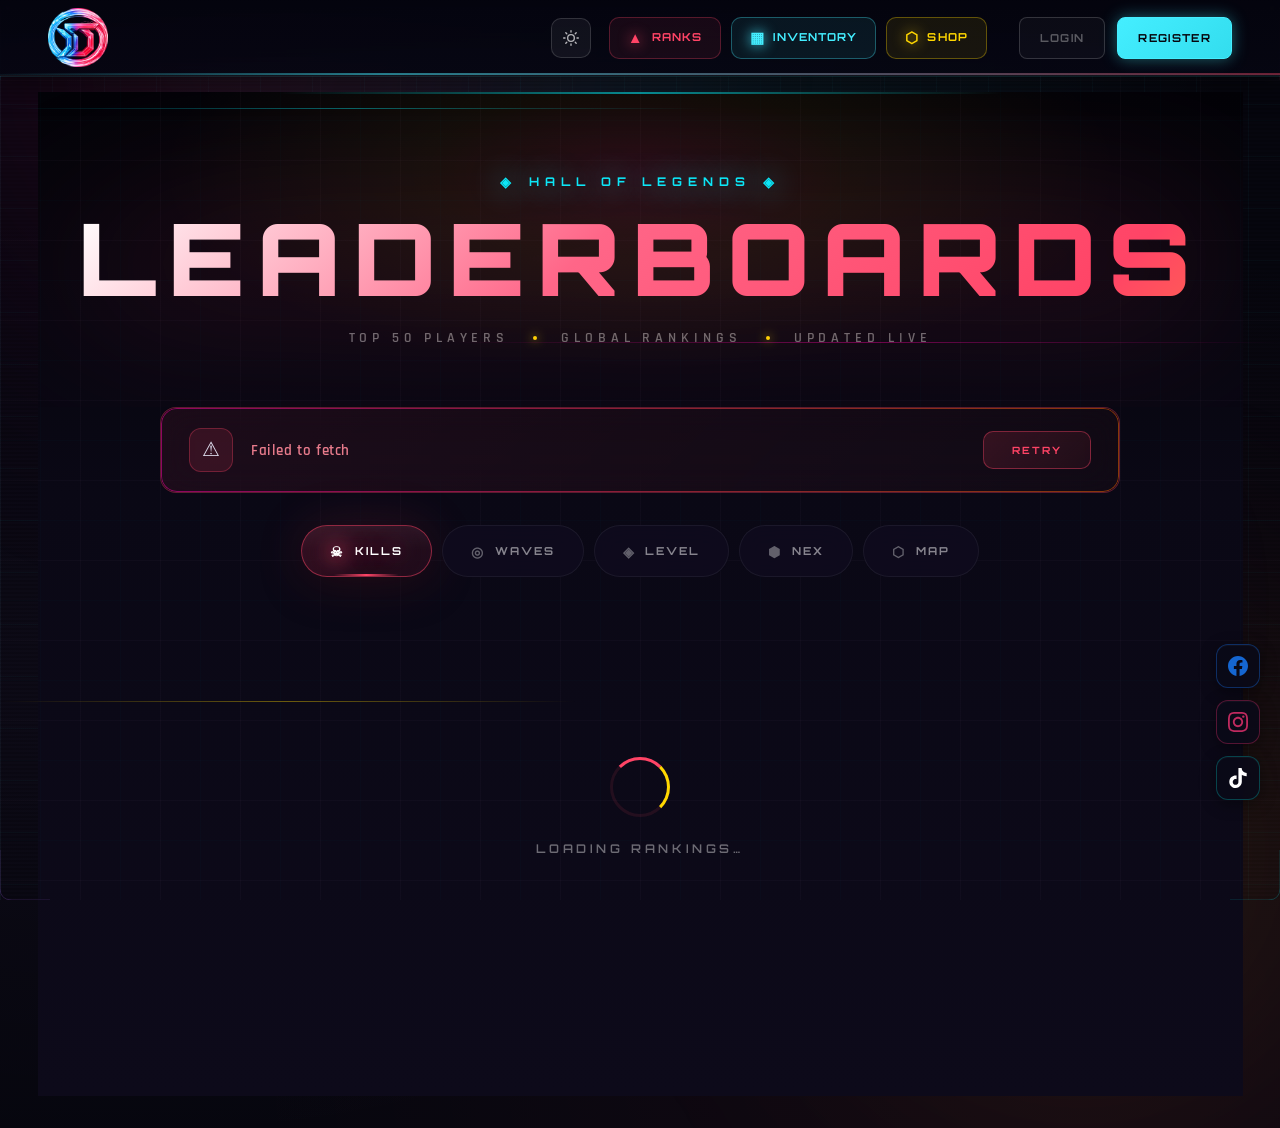
<file: leaderboard.html>
<!DOCTYPE html>
<html lang="en">
<head>
  <meta charset="UTF-8">
  <meta name="viewport" content="width=device-width, initial-scale=1.0">
  <title>DASH DREAD — Leaderboards</title>
  <link rel="icon" type="image/png" href="/images/logo.png">
  <link rel="apple-touch-icon" href="/images/logo.png">
  <link rel="stylesheet" href="css/style.css">
  <link rel="stylesheet" href="css/social.css">
  <script>try{if(localStorage.getItem('nc_theme')==='light')document.documentElement.setAttribute('data-theme','light');}catch(e){}</script>
  <style>
  /* ═══════════════════════════════════════════════════════════════════
     LEADERBOARDS — ULTRA-PREMIUM AAA CYBERPUNK ESPORTS UI
     Next-Gen Competitive Gaming Interface
     Inspired by: Valorant, Destiny 2, Cyberpunk 2077, Tron Legacy
  ═══════════════════════════════════════════════════════════════════ */

  :root {
    /* Core colors */
    --lb-gold: #FFD700;
    --lb-gold-bright: #FFEA00;
    --lb-gold-dim: rgba(255,215,0,0.12);
    --lb-silver: #E8E8F0;
    --lb-silver-dim: rgba(232,232,240,0.1);
    --lb-bronze: #FF8844;
    --lb-bronze-dim: rgba(255,136,68,0.1);

    /* Neon accents */
    --lb-cyan: #00F0FF;
    --lb-magenta: #FF00AA;
    --lb-purple: #AA66FF;
    --lb-orange: #FF6600;
    --lb-electric: #44EEFF;

    /* Surfaces */
    --lb-surface: rgba(8,6,18,0.92);
    --lb-glass: rgba(15,12,30,0.8);
    --lb-glass-hover: rgba(25,20,45,0.85);
    --lb-border: rgba(255,255,255,0.06);
    --lb-border-glow: rgba(255,68,102,0.4);
  }

  /* ═══════════════════════════════════════════════════════════════════
     ANIMATED BACKGROUND SYSTEM
  ═══════════════════════════════════════════════════════════════════ */

  .lb-page {
    position: relative;
    min-height: 100vh;
    padding: 0 0 120px;
    overflow: hidden;
    background: linear-gradient(180deg, #030308 0%, #0a0815 40%, #0d0a1a 100%);
  }

  /* Holographic animated grid */
  .lb-page::before {
    content: '';
    position: fixed;
    inset: 0;
    background-image:
      linear-gradient(rgba(255,68,102,0.025) 1px, transparent 1px),
      linear-gradient(90deg, rgba(255,68,102,0.025) 1px, transparent 1px),
      linear-gradient(rgba(0,240,255,0.015) 1px, transparent 1px),
      linear-gradient(90deg, rgba(0,240,255,0.015) 1px, transparent 1px);
    background-size: 80px 80px, 80px 80px, 40px 40px, 40px 40px;
    animation: grid-drift 60s linear infinite;
    pointer-events: none;
    z-index: 0;
  }
  @keyframes grid-drift {
    0% { transform: translate(0, 0) perspective(500px) rotateX(2deg); }
    100% { transform: translate(80px, 80px) perspective(500px) rotateX(2deg); }
  }

  /* Premium ambient orbs */
  .lb-orb {
    position: fixed;
    border-radius: 50%;
    pointer-events: none;
    filter: blur(120px);
    will-change: transform;
    z-index: 0;
  }
  .lb-orb--1 {
    width: 900px; height: 900px;
    top: -400px; left: -200px;
    background: radial-gradient(circle, rgba(255,68,102,0.15) 0%, rgba(255,0,170,0.05) 40%, transparent 70%);
    animation: orb-float-1 30s ease-in-out infinite alternate;
  }
  .lb-orb--2 {
    width: 700px; height: 700px;
    bottom: -300px; right: -150px;
    background: radial-gradient(circle, rgba(255,215,0,0.12) 0%, rgba(255,150,0,0.04) 50%, transparent 70%);
    animation: orb-float-2 35s ease-in-out infinite alternate;
  }
  .lb-orb--3 {
    width: 500px; height: 500px;
    top: 40%; left: 50%;
    background: radial-gradient(circle, rgba(0,240,255,0.08) 0%, rgba(170,100,255,0.03) 50%, transparent 70%);
    animation: orb-float-3 25s ease-in-out infinite alternate;
  }
  @keyframes orb-float-1 {
    0% { transform: translate(0, 0) scale(1); opacity: 0.8; }
    50% { transform: translate(80px, 60px) scale(1.2); opacity: 1; }
    100% { transform: translate(40px, 100px) scale(1.1); opacity: 0.9; }
  }
  @keyframes orb-float-2 {
    0% { transform: translate(0, 0) scale(1); opacity: 0.7; }
    50% { transform: translate(-100px, -80px) scale(1.15); opacity: 1; }
    100% { transform: translate(-60px, -40px) scale(1.05); opacity: 0.85; }
  }
  @keyframes orb-float-3 {
    0% { transform: translate(-50%, 0) scale(1); opacity: 0.5; }
    50% { transform: translate(-50%, 100px) scale(1.3); opacity: 0.8; }
    100% { transform: translate(-50%, 50px) scale(1.1); opacity: 0.6; }
  }

  /* Floating particles */
  .lb-particles {
    position: fixed;
    inset: 0;
    pointer-events: none;
    z-index: 1;
    overflow: hidden;
  }
  .lb-particle {
    position: absolute;
    width: 2px;
    height: 2px;
    border-radius: 50%;
    opacity: 0;
    animation: particle-rise 20s linear infinite;
  }
  .lb-particle:nth-child(1) { left: 8%; background: var(--lb-cyan); box-shadow: 0 0 8px var(--lb-cyan); animation-delay: 0s; animation-duration: 18s; }
  .lb-particle:nth-child(2) { left: 18%; background: var(--lb-magenta); box-shadow: 0 0 8px var(--lb-magenta); animation-delay: 2s; animation-duration: 22s; }
  .lb-particle:nth-child(3) { left: 32%; background: var(--lb-gold); box-shadow: 0 0 8px var(--lb-gold); animation-delay: 5s; animation-duration: 16s; }
  .lb-particle:nth-child(4) { left: 45%; background: var(--lb-electric); box-shadow: 0 0 8px var(--lb-electric); animation-delay: 8s; animation-duration: 24s; }
  .lb-particle:nth-child(5) { left: 58%; background: var(--lb-purple); box-shadow: 0 0 8px var(--lb-purple); animation-delay: 3s; animation-duration: 19s; }
  .lb-particle:nth-child(6) { left: 72%; background: var(--lb-cyan); box-shadow: 0 0 8px var(--lb-cyan); animation-delay: 7s; animation-duration: 21s; }
  .lb-particle:nth-child(7) { left: 85%; background: var(--lb-gold); box-shadow: 0 0 8px var(--lb-gold); animation-delay: 11s; animation-duration: 17s; }
  .lb-particle:nth-child(8) { left: 92%; background: var(--lb-magenta); box-shadow: 0 0 8px var(--lb-magenta); animation-delay: 4s; animation-duration: 23s; }

  @keyframes particle-rise {
    0% { transform: translateY(100vh) scale(0); opacity: 0; }
    10% { opacity: 0.9; transform: translateY(85vh) scale(1); }
    85% { opacity: 0.5; }
    100% { transform: translateY(-5vh) scale(0.4); opacity: 0; }
  }

  /* Energy streaks */
  .lb-energy-streak {
    position: fixed;
    height: 1px;
    pointer-events: none;
    z-index: 1;
    opacity: 0.4;
    animation: streak-pulse 5s ease-in-out infinite;
  }
  .lb-energy-streak--1 {
    top: 12%; left: 0; right: 45%;
    background: linear-gradient(90deg, transparent, var(--lb-cyan), transparent);
    animation-delay: 0s;
  }
  .lb-energy-streak--2 {
    top: 38%; left: 35%; right: 0;
    background: linear-gradient(90deg, transparent, var(--lb-magenta), transparent);
    animation-delay: 2s;
  }
  .lb-energy-streak--3 {
    bottom: 22%; left: 0; right: 55%;
    background: linear-gradient(90deg, transparent, var(--lb-gold), transparent);
    animation-delay: 4s;
  }
  @keyframes streak-pulse {
    0%, 100% { opacity: 0.2; transform: scaleX(0.85); }
    50% { opacity: 0.5; transform: scaleX(1); }
  }

  /* HUD corner accents */
  .lb-hud-corner {
    position: fixed;
    width: 140px;
    height: 140px;
    pointer-events: none;
    z-index: 2;
    opacity: 0.5;
  }
  .lb-hud-corner--tl { top: 0; left: 0; }
  .lb-hud-corner--tr { top: 0; right: 0; transform: scaleX(-1); }
  .lb-hud-corner--bl { bottom: 0; left: 0; transform: scaleY(-1); }
  .lb-hud-corner--br { bottom: 0; right: 0; transform: scale(-1); }
  .lb-hud-corner svg { width: 100%; height: 100%; }

  /* ═══════════════════════════════════════════════════════════════════
     CINEMATIC HERO HEADER
  ═══════════════════════════════════════════════════════════════════ */

  .lb-hero {
    position: relative;
    text-align: center;
    padding: 80px 40px 60px;
    z-index: 10;
    overflow: hidden;
  }

  /* Radial glow behind title */
  .lb-hero::before {
    content: '';
    position: absolute;
    top: -100px; left: 50%;
    transform: translateX(-50%);
    width: 1200px; height: 600px;
    background: radial-gradient(ellipse 60% 50% at 50% 30%,
      rgba(255,68,102,0.12) 0%,
      rgba(255,215,0,0.05) 30%,
      transparent 70%);
    pointer-events: none;
    animation: hero-glow 8s ease-in-out infinite alternate;
  }
  @keyframes hero-glow {
    0% { opacity: 0.6; transform: translateX(-50%) scale(1); }
    100% { opacity: 1; transform: translateX(-50%) scale(1.1); }
  }

  /* Scanning line effect */
  .lb-hero::after {
    content: '';
    position: absolute;
    top: 0; left: 0; right: 0;
    height: 2px;
    background: linear-gradient(90deg, transparent 20%, var(--lb-cyan), transparent 80%);
    animation: scan-line 4s ease-in-out infinite;
    opacity: 0.6;
  }
  @keyframes scan-line {
    0%, 100% { top: 0; opacity: 0; }
    10% { opacity: 0.6; }
    90% { opacity: 0.6; }
    50% { top: 100%; opacity: 0.3; }
  }

  /* Eyebrow label */
  .lb-hero__eyebrow {
    position: relative;
    display: inline-flex;
    align-items: center;
    gap: 12px;
    margin-bottom: 20px;
    font-family: 'Orbitron', sans-serif;
    font-size: 12px;
    font-weight: 700;
    letter-spacing: 0.5em;
    color: var(--lb-cyan);
    text-shadow: 0 0 30px var(--lb-cyan);
    text-transform: uppercase;
  }
  .lb-hero__eyebrow-icon {
    font-size: 14px;
    animation: icon-pulse 2s ease-in-out infinite;
  }
  @keyframes icon-pulse {
    0%, 100% { opacity: 1; transform: scale(1); }
    50% { opacity: 0.5; transform: scale(0.85); }
  }

  /* Main title - Cinematic gradient */
  .lb-hero__title {
    position: relative;
    font-family: 'Orbitron', sans-serif;
    font-size: clamp(48px, 10vw, 100px);
    font-weight: 900;
    letter-spacing: 0.12em;
    line-height: 0.95;
    margin-bottom: 24px;
    background: linear-gradient(135deg,
      #ffffff 0%,
      #FF6688 15%,
      #FF4466 30%,
      #FFD700 50%,
      #FF8844 65%,
      #FF4466 80%,
      #CC88FF 100%);
    background-size: 300% 300%;
    -webkit-background-clip: text;
    -webkit-text-fill-color: transparent;
    background-clip: text;
    filter: drop-shadow(0 0 80px rgba(255,68,102,0.4));
    animation: title-shimmer 10s ease-in-out infinite;
  }
  @keyframes title-shimmer {
    0%, 100% { background-position: 0% 50%; filter: drop-shadow(0 0 60px rgba(255,68,102,0.3)); }
    50% { background-position: 100% 50%; filter: drop-shadow(0 0 100px rgba(255,68,102,0.5)); }
  }

  /* Subtitle */
  .lb-hero__sub {
    display: flex;
    align-items: center;
    justify-content: center;
    gap: 24px;
    font-family: 'Rajdhani', sans-serif;
    font-size: 14px;
    font-weight: 600;
    letter-spacing: 0.35em;
    color: rgba(255,255,255,0.4);
    text-transform: uppercase;
  }
  .lb-hero__sub-dot {
    width: 4px; height: 4px;
    background: var(--lb-gold);
    border-radius: 50%;
    box-shadow: 0 0 10px var(--lb-gold);
  }

  /* Player status badge */
  .lb-player-badge {
    display: inline-flex;
    align-items: center;
    gap: 14px;
    margin-top: 32px;
    padding: 14px 32px;
    background: linear-gradient(135deg, rgba(0,240,255,0.08) 0%, rgba(0,240,255,0.02) 100%);
    border: 1px solid rgba(0,240,255,0.3);
    border-radius: 100px;
    backdrop-filter: blur(20px);
    -webkit-backdrop-filter: blur(20px);
    box-shadow:
      0 0 40px rgba(0,240,255,0.1),
      0 8px 32px rgba(0,0,0,0.3),
      inset 0 1px 0 rgba(255,255,255,0.05);
    transition: all 0.4s cubic-bezier(0.4, 0, 0.2, 1);
  }
  .lb-player-badge:hover {
    border-color: rgba(0,240,255,0.5);
    box-shadow: 0 0 60px rgba(0,240,255,0.15), 0 12px 40px rgba(0,0,0,0.4);
    transform: translateY(-2px);
  }

  .lb-player-badge__status {
    position: relative;
    width: 10px; height: 10px;
    background: var(--lb-cyan);
    border-radius: 50%;
    box-shadow: 0 0 12px var(--lb-cyan);
  }
  .lb-player-badge__status::after {
    content: '';
    position: absolute;
    inset: -4px;
    border: 2px solid var(--lb-cyan);
    border-radius: 50%;
    opacity: 0.4;
    animation: status-ping 2s ease-out infinite;
  }
  @keyframes status-ping {
    0% { transform: scale(1); opacity: 0.4; }
    100% { transform: scale(1.8); opacity: 0; }
  }

  .lb-player-badge__name {
    font-family: 'Orbitron', sans-serif;
    font-size: 13px;
    font-weight: 700;
    letter-spacing: 0.15em;
    color: var(--lb-cyan);
    text-shadow: 0 0 20px rgba(0,240,255,0.5);
  }

  .lb-player-badge__label {
    font-family: 'Rajdhani', sans-serif;
    font-size: 10px;
    font-weight: 600;
    letter-spacing: 0.2em;
    color: rgba(255,255,255,0.35);
    padding-left: 14px;
    border-left: 1px solid rgba(255,255,255,0.1);
  }

  /* ═══════════════════════════════════════════════════════════════════
     NOTIFICATION BANNER
  ═══════════════════════════════════════════════════════════════════ */

  .lb-notification {
    position: relative;
    display: flex;
    align-items: center;
    gap: 18px;
    max-width: 960px;
    margin: 0 auto 32px;
    padding: 20px 28px;
    background: linear-gradient(135deg, rgba(255,68,102,0.08) 0%, rgba(255,100,50,0.03) 100%);
    border: 1px solid rgba(255,68,102,0.3);
    border-radius: 16px;
    backdrop-filter: blur(16px);
    -webkit-backdrop-filter: blur(16px);
    overflow: hidden;
    animation: notification-appear 0.4s ease;
  }
  @keyframes notification-appear {
    from { opacity: 0; transform: translateY(-10px); }
    to { opacity: 1; transform: translateY(0); }
  }

  .lb-notification::before {
    content: '';
    position: absolute;
    inset: 0;
    border-radius: inherit;
    padding: 1px;
    background: linear-gradient(90deg, var(--lb-magenta), var(--lb-orange), var(--lb-magenta));
    background-size: 200% 100%;
    -webkit-mask: linear-gradient(#fff 0 0) content-box, linear-gradient(#fff 0 0);
    -webkit-mask-composite: destination-out;
    mask-composite: exclude;
    animation: border-flow 4s linear infinite;
    opacity: 0.5;
  }
  @keyframes border-flow {
    0% { background-position: 0% 50%; }
    100% { background-position: 200% 50%; }
  }

  .lb-notification__icon {
    width: 44px; height: 44px;
    display: flex;
    align-items: center;
    justify-content: center;
    background: rgba(255,68,102,0.12);
    border: 1px solid rgba(255,68,102,0.3);
    border-radius: 12px;
    font-size: 20px;
    flex-shrink: 0;
  }

  .lb-notification__msg {
    flex: 1;
    font-family: 'Rajdhani', sans-serif;
    font-size: 15px;
    font-weight: 600;
    color: rgba(255,136,153,0.9);
    letter-spacing: 0.04em;
  }

  .lb-notification__btn {
    padding: 12px 28px;
    background: linear-gradient(135deg, rgba(255,68,102,0.15) 0%, rgba(255,68,102,0.06) 100%);
    border: 1px solid rgba(255,68,102,0.4);
    border-radius: 10px;
    color: var(--pink);
    font-family: 'Orbitron', sans-serif;
    font-size: 10px;
    font-weight: 700;
    letter-spacing: 0.2em;
    cursor: pointer;
    transition: all 0.25s ease;
    white-space: nowrap;
  }
  .lb-notification__btn:hover {
    background: linear-gradient(135deg, rgba(255,68,102,0.25) 0%, rgba(255,68,102,0.12) 100%);
    border-color: rgba(255,68,102,0.7);
    box-shadow: 0 0 30px rgba(255,68,102,0.2);
    transform: translateY(-1px);
  }

  /* ═══════════════════════════════════════════════════════════════════
     PREMIUM CATEGORY TABS
  ═══════════════════════════════════════════════════════════════════ */

  .lb-tabs-wrapper {
    position: relative;
    max-width: 1000px;
    margin: 0 auto 12px;
    padding: 0 28px 48px;
    z-index: 10;
  }

  .lb-tabs {
    display: flex;
    justify-content: center;
    gap: 10px;
    flex-wrap: wrap;
  }

  .lb-tab {
    position: relative;
    display: inline-flex;
    align-items: center;
    gap: 10px;
    padding: 14px 28px;
    min-height: 52px;
    background: var(--lb-glass);
    border: 1px solid var(--lb-border);
    border-radius: 100px;
    font-family: 'Orbitron', sans-serif;
    font-size: 11px;
    font-weight: 700;
    letter-spacing: 0.18em;
    color: rgba(255,255,255,0.5);
    cursor: pointer;
    transition: all 0.35s cubic-bezier(0.4, 0, 0.2, 1);
    white-space: nowrap;
    overflow: hidden;
    backdrop-filter: blur(12px);
    -webkit-backdrop-filter: blur(12px);
    text-transform: uppercase;
  }

  /* Gradient top shine */
  .lb-tab::before {
    content: '';
    position: absolute;
    top: 0; left: 0; right: 0;
    height: 50%;
    background: linear-gradient(180deg, rgba(255,255,255,0.04), transparent);
    border-radius: 100px 100px 0 0;
    pointer-events: none;
    opacity: 0;
    transition: opacity 0.3s;
  }

  /* Bottom accent line */
  .lb-tab::after {
    content: '';
    position: absolute;
    bottom: 0;
    left: 50%;
    transform: translateX(-50%) scaleX(0);
    width: 50%;
    height: 2px;
    background: linear-gradient(90deg, transparent, var(--pink), transparent);
    transition: transform 0.35s cubic-bezier(0.4, 0, 0.2, 1);
  }

  .lb-tab__icon {
    font-size: 14px;
    opacity: 0.7;
    transition: all 0.3s ease;
    filter: drop-shadow(0 0 0 transparent);
  }

  .lb-tab:hover {
    color: rgba(255,255,255,0.9);
    border-color: rgba(255,255,255,0.15);
    background: var(--lb-glass-hover);
    transform: translateY(-3px);
    box-shadow: 0 8px 32px rgba(0,0,0,0.3);
  }
  .lb-tab:hover::before { opacity: 1; }
  .lb-tab:hover .lb-tab__icon {
    opacity: 1;
    transform: scale(1.1);
  }

  .lb-tab.active {
    background: linear-gradient(135deg, rgba(255,68,102,0.15) 0%, rgba(255,68,102,0.06) 100%);
    border-color: rgba(255,68,102,0.5);
    color: #fff;
    box-shadow:
      0 0 50px rgba(255,68,102,0.15),
      0 10px 40px rgba(0,0,0,0.4),
      inset 0 0 40px rgba(255,68,102,0.05);
    text-shadow: 0 0 20px rgba(255,68,102,0.6);
    animation: tab-active-pulse 3s ease-in-out infinite;
  }
  @keyframes tab-active-pulse {
    0%, 100% { box-shadow: 0 0 40px rgba(255,68,102,0.12), 0 10px 40px rgba(0,0,0,0.4); }
    50% { box-shadow: 0 0 60px rgba(255,68,102,0.2), 0 10px 40px rgba(0,0,0,0.4); }
  }

  .lb-tab.active::before { opacity: 1; }
  .lb-tab.active::after { transform: translateX(-50%) scaleX(1); }
  .lb-tab.active .lb-tab__icon {
    opacity: 1;
    filter: drop-shadow(0 0 10px var(--pink));
    animation: icon-glow 2s ease-in-out infinite alternate;
  }
  @keyframes icon-glow {
    0% { filter: drop-shadow(0 0 6px var(--pink)); }
    100% { filter: drop-shadow(0 0 14px var(--pink)); }
  }

  .lb-tab[disabled] {
    opacity: 0.3;
    cursor: not-allowed;
    pointer-events: none;
  }

  /* ═══════════════════════════════════════════════════════════════════
     MAP SELECTOR ROW
  ═══════════════════════════════════════════════════════════════════ */

  .lb-map-row {
    display: flex;
    justify-content: center;
    padding: 0 28px 40px;
    z-index: 100;
  }

  .map-dropdown {
    position: relative;
    width: 100%;
    max-width: 360px;
    z-index: 100;
  }

  .map-dropdown__trigger {
    position: relative;
    display: flex;
    align-items: center;
    gap: 14px;
    width: 100%;
    padding: 16px 24px;
    min-height: 56px;
    background: linear-gradient(135deg, rgba(15,12,30,0.95) 0%, rgba(25,20,45,0.95) 100%);
    border: 1px solid rgba(255,68,102,0.3);
    border-radius: 16px;
    cursor: pointer;
    font-family: 'Orbitron', sans-serif;
    font-size: 14px;
    font-weight: 700;
    letter-spacing: 0.12em;
    color: #fff;
    overflow: hidden;
    transition: all 0.35s cubic-bezier(0.4, 0, 0.2, 1);
    box-shadow:
      0 0 40px rgba(255,68,102,0.08),
      0 8px 32px rgba(0,0,0,0.4),
      inset 0 1px 0 rgba(255,255,255,0.05);
  }

  .map-dropdown__trigger::before {
    content: '';
    position: absolute;
    top: -50%; left: -100%;
    width: 50%; height: 200%;
    background: linear-gradient(105deg, transparent, rgba(255,255,255,0.06), transparent);
    transform: skewX(-15deg);
    pointer-events: none;
  }

  .map-dropdown__trigger:hover {
    border-color: rgba(255,68,102,0.5);
    box-shadow: 0 0 60px rgba(255,68,102,0.12), 0 12px 40px rgba(0,0,0,0.5);
    transform: translateY(-2px);
  }
  .map-dropdown__trigger:hover::before {
    animation: trigger-shine 0.6s ease forwards;
  }
  @keyframes trigger-shine {
    from { left: -100%; }
    to { left: 200%; }
  }

  .map-dropdown.open .map-dropdown__trigger {
    border-color: rgba(255,68,102,0.6);
    border-radius: 16px 16px 0 0;
  }

  .map-dropdown__icon {
    font-size: 18px;
    color: var(--pink);
    filter: drop-shadow(0 0 8px var(--pink));
  }

  .map-dropdown__selected {
    flex: 1;
    text-align: left;
  }

  .map-dropdown__arrow {
    width: 20px; height: 20px;
    color: rgba(255,255,255,0.5);
    transition: transform 0.35s cubic-bezier(0.4, 0, 0.2, 1);
  }
  .map-dropdown.open .map-dropdown__arrow {
    transform: rotate(180deg);
    color: var(--pink);
  }

  /* Dropdown panel */
  .map-dropdown__panel {
    position: absolute;
    top: 100%;
    left: 0; right: 0;
    margin-top: -1px;
    background: linear-gradient(180deg, rgba(20,15,35,0.98) 0%, rgba(12,10,25,0.98) 100%);
    border: 1px solid rgba(255,68,102,0.3);
    border-top: none;
    border-radius: 0 0 16px 16px;
    backdrop-filter: blur(24px);
    -webkit-backdrop-filter: blur(24px);
    box-shadow: 0 20px 60px rgba(0,0,0,0.5);
    opacity: 0;
    visibility: hidden;
    transform: translateY(-10px);
    transition: all 0.35s cubic-bezier(0.4, 0, 0.2, 1);
    z-index: 1000;
    overflow: hidden;
  }

  .map-dropdown.open .map-dropdown__panel {
    opacity: 1;
    visibility: visible;
    transform: translateY(0);
  }

  .map-dropdown__search {
    padding: 16px 18px 12px;
    border-bottom: 1px solid rgba(255,255,255,0.05);
  }

  .map-dropdown__search-wrap {
    position: relative;
  }

  .map-dropdown__search-icon {
    position: absolute;
    left: 14px;
    top: 50%;
    transform: translateY(-50%);
    width: 16px; height: 16px;
    color: rgba(255,255,255,0.3);
    pointer-events: none;
  }

  .map-dropdown__search-input {
    width: 100%;
    padding: 12px 14px 12px 44px;
    background: rgba(255,255,255,0.04);
    border: 1px solid rgba(255,255,255,0.08);
    border-radius: 10px;
    font-family: 'Rajdhani', sans-serif;
    font-size: 14px;
    font-weight: 600;
    color: #fff;
    outline: none;
    transition: all 0.25s ease;
  }

  .map-dropdown__search-input::placeholder {
    color: rgba(255,255,255,0.3);
  }

  .map-dropdown__search-input:focus {
    background: rgba(255,255,255,0.06);
    border-color: rgba(255,68,102,0.4);
    box-shadow: 0 0 20px rgba(255,68,102,0.1);
  }

  .map-dropdown__list {
    max-height: 320px;
    overflow-y: auto;
    padding: 8px 0;
    scrollbar-width: thin;
    scrollbar-color: rgba(255,68,102,0.3) transparent;
  }

  .map-dropdown__list::-webkit-scrollbar {
    width: 6px;
  }
  .map-dropdown__list::-webkit-scrollbar-track {
    background: transparent;
  }
  .map-dropdown__list::-webkit-scrollbar-thumb {
    background: rgba(255,68,102,0.3);
    border-radius: 3px;
  }

  .map-dropdown__group {
    margin-bottom: 4px;
  }

  .map-dropdown__group-label {
    display: flex;
    align-items: center;
    gap: 8px;
    padding: 10px 20px 6px;
    font-family: 'Orbitron', sans-serif;
    font-size: 9px;
    font-weight: 700;
    letter-spacing: 0.25em;
    color: rgba(255,255,255,0.3);
    text-transform: uppercase;
  }

  .map-dropdown__item {
    position: relative;
    display: flex;
    align-items: center;
    gap: 14px;
    width: 100%;
    padding: 14px 20px;
    min-height: 52px;
    background: transparent;
    border: none;
    cursor: pointer;
    font-family: 'Rajdhani', sans-serif;
    font-size: 15px;
    font-weight: 600;
    color: rgba(255,255,255,0.8);
    text-align: left;
    transition: all 0.2s ease;
    overflow: hidden;
  }

  .map-dropdown__item-glow {
    position: absolute;
    inset: 0;
    background: linear-gradient(90deg, transparent, var(--item-color, rgba(255,68,102,0.1)), transparent);
    opacity: 0;
    transition: opacity 0.25s;
    pointer-events: none;
  }

  .map-dropdown__item:hover {
    background: rgba(255,255,255,0.04);
    color: #fff;
  }
  .map-dropdown__item:hover .map-dropdown__item-glow {
    opacity: 0.1;
  }

  .map-dropdown__item.selected {
    background: rgba(255,68,102,0.1);
    color: #fff;
  }
  .map-dropdown__item.selected .map-dropdown__item-glow {
    opacity: 0.15;
  }

  .map-dropdown__item-icon {
    font-size: 18px;
    flex-shrink: 0;
    filter: drop-shadow(0 0 6px currentColor);
    transition: all 0.2s ease;
  }

  .map-dropdown__item:hover .map-dropdown__item-icon {
    transform: scale(1.15);
    filter: drop-shadow(0 0 12px currentColor);
  }

  .map-dropdown__item-name {
    flex: 1;
  }

  .map-dropdown__item-check {
    width: 18px; height: 18px;
    flex-shrink: 0;
    opacity: 0;
    transform: scale(0.5);
    transition: all 0.25s cubic-bezier(0.4, 0, 0.2, 1);
  }

  .map-dropdown__item-check svg {
    width: 100%; height: 100%;
    stroke: var(--pink);
    filter: drop-shadow(0 0 6px var(--pink));
  }

  .map-dropdown__item.selected .map-dropdown__item-check {
    opacity: 1;
    transform: scale(1);
  }

  .map-dropdown__empty {
    display: flex;
    flex-direction: column;
    align-items: center;
    gap: 8px;
    padding: 40px 20px;
    color: rgba(255,255,255,0.4);
    font-family: 'Rajdhani', sans-serif;
  }

  .map-dropdown__backdrop {
    display: none;
    position: fixed;
    inset: 0;
    background: rgba(0,0,0,0.7);
    backdrop-filter: blur(6px);
    -webkit-backdrop-filter: blur(6px);
    z-index: 99;
    opacity: 0;
    visibility: hidden;
    transition: all 0.3s ease;
  }

  /* ═══════════════════════════════════════════════════════════════════
     CONTENT AREA
  ═══════════════════════════════════════════════════════════════════ */

  .lb-content {
    max-width: 1100px;
    margin: 0 auto;
    padding: 0 28px;
    position: relative;
    z-index: 10;
  }

  /* Loading state */
  .lb-loading {
    display: flex;
    flex-direction: column;
    align-items: center;
    gap: 24px;
    padding: 120px 28px;
  }

  .lb-spinner {
    position: relative;
    width: 60px; height: 60px;
  }

  .lb-spinner::before,
  .lb-spinner::after {
    content: '';
    position: absolute;
    inset: 0;
    border-radius: 50%;
  }
  .lb-spinner::before {
    border: 3px solid rgba(255,68,102,0.1);
  }
  .lb-spinner::after {
    border: 3px solid transparent;
    border-top-color: var(--pink);
    border-right-color: var(--lb-gold);
    animation: spinner-rotate 0.8s linear infinite;
  }
  @keyframes spinner-rotate { to { transform: rotate(360deg); } }

  .lb-loading-text {
    font-family: 'Orbitron', sans-serif;
    font-size: 12px;
    font-weight: 600;
    letter-spacing: 0.3em;
    color: rgba(255,255,255,0.4);
    animation: loading-pulse 1.5s ease-in-out infinite;
  }
  @keyframes loading-pulse {
    0%, 100% { opacity: 0.4; }
    50% { opacity: 0.8; }
  }

  /* ═══════════════════════════════════════════════════════════════════
     LEGENDARY PODIUM CARDS — Top 3 Players
  ═══════════════════════════════════════════════════════════════════ */

  .lb-podium {
    display: flex;
    justify-content: center;
    align-items: flex-end;
    gap: 20px;
    margin-bottom: 60px;
    padding: 0 16px;
    animation: podium-appear 0.6s cubic-bezier(0.4, 0, 0.2, 1);
  }
  @keyframes podium-appear {
    from { opacity: 0; transform: translateY(30px); }
    to { opacity: 1; transform: translateY(0); }
  }

  /* Cinematic glow underneath podium */
  .lb-podium::before {
    content: '';
    position: absolute;
    bottom: -40px;
    left: 50%;
    transform: translateX(-50%);
    width: 80%;
    height: 120px;
    background: radial-gradient(ellipse 50% 50% at 50% 100%, rgba(255,215,0,0.08) 0%, transparent 70%);
    pointer-events: none;
    filter: blur(20px);
  }

  .lb-podium-card {
    position: relative;
    display: flex;
    flex-direction: column;
    align-items: center;
    flex: 1;
    max-width: 300px;
    min-width: 200px;
    padding: 32px 24px 28px;
    border-radius: 24px;
    border: 1px solid;
    overflow: hidden;
    cursor: default;
    backdrop-filter: blur(24px);
    -webkit-backdrop-filter: blur(24px);
    transition: all 0.4s cubic-bezier(0.4, 0, 0.2, 1);
  }

  /* Holographic shimmer overlay */
  .lb-podium-card::before {
    content: '';
    position: absolute;
    top: 0; left: -100%;
    width: 60%; height: 100%;
    background: linear-gradient(105deg, transparent, rgba(255,255,255,0.06), rgba(255,255,255,0.1), transparent);
    transform: skewX(-15deg);
    pointer-events: none;
    z-index: 2;
  }

  /* Inner radial glow */
  .lb-podium-card::after {
    content: '';
    position: absolute;
    top: -60%; left: -30%;
    width: 160%; height: 120%;
    border-radius: 50%;
    opacity: 0.1;
    pointer-events: none;
    transition: opacity 0.3s;
  }

  .lb-podium-card:hover::before {
    animation: card-shimmer 0.7s ease forwards;
  }
  @keyframes card-shimmer {
    from { left: -100%; }
    to { left: 200%; }
  }

  /* ── GOLD — 1st Place ────────────────────────────────────────────── */
  .lb-podium-card--gold {
    background: linear-gradient(170deg, rgba(255,215,0,0.15) 0%, rgba(255,180,50,0.05) 50%, rgba(255,215,0,0.02) 100%);
    border-color: rgba(255,215,0,0.5);
    order: 2;
    transform: translateY(-32px);
    padding-top: 40px;
    box-shadow:
      0 0 100px rgba(255,215,0,0.2),
      0 25px 60px rgba(0,0,0,0.5),
      inset 0 1px 0 rgba(255,255,255,0.15),
      inset 0 -1px 0 rgba(0,0,0,0.2);
    animation: gold-pulse 4s ease-in-out infinite alternate;
  }
  .lb-podium-card--gold::after { background: radial-gradient(circle, #FFD700 0%, transparent 70%); }

  @keyframes gold-pulse {
    0% { box-shadow: 0 0 80px rgba(255,215,0,0.15), 0 25px 60px rgba(0,0,0,0.5), inset 0 1px 0 rgba(255,255,255,0.15); }
    100% { box-shadow: 0 0 120px rgba(255,215,0,0.3), 0 25px 60px rgba(0,0,0,0.5), inset 0 1px 0 rgba(255,255,255,0.2); }
  }

  .lb-podium-card--gold:hover {
    transform: translateY(-40px) scale(1.02);
    border-color: rgba(255,215,0,0.7);
  }

  /* ── SILVER — 2nd Place ──────────────────────────────────────────── */
  .lb-podium-card--silver {
    background: linear-gradient(170deg, rgba(200,220,240,0.12) 0%, rgba(150,180,210,0.04) 50%, rgba(200,220,240,0.02) 100%);
    border-color: rgba(200,220,240,0.4);
    order: 1;
    box-shadow:
      0 0 60px rgba(150,200,255,0.1),
      0 20px 50px rgba(0,0,0,0.45),
      inset 0 1px 0 rgba(255,255,255,0.1);
  }
  .lb-podium-card--silver::after { background: radial-gradient(circle, #B0C4DE 0%, transparent 70%); }

  .lb-podium-card--silver:hover {
    transform: translateY(-10px) scale(1.02);
    border-color: rgba(200,220,240,0.6);
    box-shadow: 0 0 80px rgba(150,200,255,0.15), 0 25px 55px rgba(0,0,0,0.5);
  }

  /* ── BRONZE — 3rd Place ──────────────────────────────────────────── */
  .lb-podium-card--bronze {
    background: linear-gradient(170deg, rgba(255,136,68,0.12) 0%, rgba(205,127,50,0.04) 50%, rgba(255,136,68,0.02) 100%);
    border-color: rgba(255,136,68,0.4);
    order: 3;
    box-shadow:
      0 0 60px rgba(255,136,68,0.1),
      0 20px 50px rgba(0,0,0,0.45),
      inset 0 1px 0 rgba(255,255,255,0.1);
  }
  .lb-podium-card--bronze::after { background: radial-gradient(circle, #FF8844 0%, transparent 70%); }

  .lb-podium-card--bronze:hover {
    transform: translateY(-10px) scale(1.02);
    border-color: rgba(255,136,68,0.6);
    box-shadow: 0 0 80px rgba(255,136,68,0.15), 0 25px 55px rgba(0,0,0,0.5);
  }

  /* Medal / Crown */
  .lb-podium-medal {
    font-size: 44px;
    margin-bottom: 18px;
    filter: drop-shadow(0 0 20px currentColor);
    transition: all 0.3s ease;
    z-index: 3;
  }
  .lb-podium-card--gold .lb-podium-medal {
    animation: crown-float 3s ease-in-out infinite;
  }
  @keyframes crown-float {
    0%, 100% { transform: translateY(0) rotate(0deg); }
    25% { transform: translateY(-6px) rotate(2deg); }
    75% { transform: translateY(-4px) rotate(-2deg); }
  }
  .lb-podium-card:hover .lb-podium-medal {
    transform: scale(1.15);
  }

  /* Glowing avatar frame */
  .lb-podium-avatar {
    position: relative;
    width: 72px; height: 72px;
    border-radius: 50%;
    display: flex;
    align-items: center;
    justify-content: center;
    font-family: 'Orbitron', sans-serif;
    font-size: 24px;
    font-weight: 900;
    margin-bottom: 18px;
    flex-shrink: 0;
    z-index: 3;
    transition: all 0.3s ease;
  }

  /* Rotating ring around avatar */
  .lb-podium-avatar::before {
    content: '';
    position: absolute;
    inset: -6px;
    border-radius: 50%;
    border: 2px solid transparent;
    animation: avatar-ring-rotate 4s linear infinite;
  }
  @keyframes avatar-ring-rotate { to { transform: rotate(360deg); } }

  /* Inner glow */
  .lb-podium-avatar::after {
    content: '';
    position: absolute;
    inset: 0;
    border-radius: 50%;
    background: radial-gradient(circle at 30% 25%, rgba(255,255,255,0.2), transparent 60%);
    pointer-events: none;
  }

  .lb-podium-card:hover .lb-podium-avatar {
    transform: scale(1.08);
  }

  .lb-podium-avatar--gold {
    border: 3px solid rgba(255,215,0,0.7);
    background: linear-gradient(145deg, rgba(255,215,0,0.2) 0%, rgba(255,180,50,0.1) 100%);
    color: var(--lb-gold);
    box-shadow: 0 0 30px rgba(255,215,0,0.3);
  }
  .lb-podium-avatar--gold::before { border-top-color: rgba(255,215,0,0.8); }

  .lb-podium-avatar--silver {
    border: 3px solid rgba(200,220,240,0.6);
    background: linear-gradient(145deg, rgba(200,220,240,0.15) 0%, rgba(150,180,210,0.08) 100%);
    color: var(--lb-silver);
    box-shadow: 0 0 25px rgba(200,220,240,0.25);
  }
  .lb-podium-avatar--silver::before { border-top-color: rgba(200,220,240,0.7); }

  .lb-podium-avatar--bronze {
    border: 3px solid rgba(255,136,68,0.6);
    background: linear-gradient(145deg, rgba(255,136,68,0.15) 0%, rgba(205,127,50,0.08) 100%);
    color: var(--lb-bronze);
    box-shadow: 0 0 25px rgba(255,136,68,0.25);
  }
  .lb-podium-avatar--bronze::before { border-top-color: rgba(255,136,68,0.7); }

  /* Info wrapper */
  .lb-podium-info {
    display: contents;
  }

  /* Player name */
  .lb-podium-name {
    font-family: 'Orbitron', sans-serif;
    font-size: 15px;
    font-weight: 700;
    letter-spacing: 0.1em;
    text-align: center;
    max-width: 100%;
    overflow: hidden;
    text-overflow: ellipsis;
    white-space: nowrap;
    margin-bottom: 8px;
    z-index: 3;
  }
  .lb-podium-name--gold { color: var(--lb-gold); text-shadow: 0 0 25px rgba(255,215,0,0.6); }
  .lb-podium-name--silver { color: var(--lb-silver); text-shadow: 0 0 20px rgba(200,220,240,0.5); }
  .lb-podium-name--bronze { color: var(--lb-bronze); text-shadow: 0 0 20px rgba(255,136,68,0.5); }

  /* Character — Hidden for cleaner design */
  .lb-podium-char {
    display: none; /* Removed: dot + line clutter */
  }

  .lb-podium-char-dot {
    display: none;
  }

  /* Score value */
  .lb-podium-value {
    font-family: 'Orbitron', sans-serif;
    font-size: 24px;
    font-weight: 900;
    letter-spacing: 0.06em;
    text-align: center;
    z-index: 3;
  }
  .lb-podium-value--gold { color: var(--lb-gold); text-shadow: 0 0 24px rgba(255,215,0,0.5); }
  .lb-podium-value--silver { color: var(--lb-silver); text-shadow: 0 0 18px rgba(200,220,240,0.4); }
  .lb-podium-value--bronze { color: var(--lb-bronze); text-shadow: 0 0 18px rgba(255,136,68,0.4); }

  /* "YOU" badge */
  .lb-podium-you {
    position: absolute;
    top: 14px; right: 14px;
    padding: 5px 12px;
    background: linear-gradient(135deg, rgba(0,240,255,0.15) 0%, rgba(0,240,255,0.05) 100%);
    border: 1px solid rgba(0,240,255,0.4);
    border-radius: 8px;
    font-family: 'Orbitron', sans-serif;
    font-size: 9px;
    font-weight: 700;
    color: var(--lb-cyan);
    letter-spacing: 0.15em;
    text-shadow: 0 0 10px var(--lb-cyan);
    z-index: 5;
  }

  /* ═══════════════════════════════════════════════════════════════════
     FUTURISTIC RANKING TABLE
  ═══════════════════════════════════════════════════════════════════ */

  .lb-divider {
    display: flex;
    align-items: center;
    gap: 20px;
    margin-bottom: 24px;
  }

  .lb-divider__line {
    flex: 1;
    height: 1px;
    background: linear-gradient(90deg,
      transparent 0%,
      rgba(255,68,102,0.3) 20%,
      rgba(255,215,0,0.25) 50%,
      rgba(0,240,255,0.2) 80%,
      transparent 100%);
  }

  .lb-divider__label {
    font-family: 'Orbitron', sans-serif;
    font-size: 10px;
    font-weight: 700;
    letter-spacing: 0.3em;
    color: rgba(255,255,255,0.35);
    white-space: nowrap;
    text-transform: uppercase;
  }

  /* Table header */
  .lb-list-header {
    display: grid;
    grid-template-columns: 60px 1fr 180px; /* 3 columns: rank, name, value */
    padding: 10px 24px 14px;
    font-family: 'Orbitron', sans-serif;
    font-size: 9px;
    font-weight: 700;
    letter-spacing: 0.25em;
    color: rgba(255,255,255,0.25);
    border-bottom: 1px solid rgba(255,255,255,0.06);
    margin-bottom: 12px;
    text-transform: uppercase;
  }
  .lb-list-header span:last-child { text-align: right; }

  /* Row list */
  .lb-list {
    display: flex;
    flex-direction: column;
    gap: 6px;
    margin-bottom: 32px;
  }

  /* Individual row */
  .lb-row {
    position: relative;
    display: grid;
    grid-template-columns: 60px 1fr 180px; /* 3 columns: rank, name, value */
    align-items: center;
    padding: 16px 24px;
    border-radius: 14px;
    border: 1px solid rgba(255,255,255,0.04);
    background: linear-gradient(135deg, rgba(15,12,28,0.6) 0%, rgba(10,8,20,0.8) 100%);
    backdrop-filter: blur(8px);
    -webkit-backdrop-filter: blur(8px);
    transition: all 0.3s cubic-bezier(0.4, 0, 0.2, 1);
    overflow: hidden;
    animation: row-slide-in 0.4s ease both;
  }

  @keyframes row-slide-in {
    from { opacity: 0; transform: translateX(-20px); }
    to { opacity: 1; transform: translateX(0); }
  }

  /* Stagger delays */
  .lb-row:nth-child(1) { animation-delay: 0ms; }
  .lb-row:nth-child(2) { animation-delay: 40ms; }
  .lb-row:nth-child(3) { animation-delay: 80ms; }
  .lb-row:nth-child(4) { animation-delay: 120ms; }
  .lb-row:nth-child(5) { animation-delay: 160ms; }
  .lb-row:nth-child(6) { animation-delay: 200ms; }
  .lb-row:nth-child(7) { animation-delay: 240ms; }
  .lb-row:nth-child(8) { animation-delay: 280ms; }
  .lb-row:nth-child(9) { animation-delay: 320ms; }
  .lb-row:nth-child(10) { animation-delay: 360ms; }

  /* Hover glow line */
  .lb-row::before {
    content: '';
    position: absolute;
    left: 0; top: 0; bottom: 0;
    width: 3px;
    background: linear-gradient(180deg, var(--lb-cyan), var(--lb-magenta));
    opacity: 0;
    transition: opacity 0.3s;
  }

  .lb-row:hover {
    background: linear-gradient(135deg, rgba(25,20,45,0.8) 0%, rgba(15,12,30,0.9) 100%);
    border-color: rgba(255,255,255,0.1);
    transform: translateX(6px);
    box-shadow: 0 8px 32px rgba(0,0,0,0.3);
  }
  .lb-row:hover::before { opacity: 1; }

  /* Top 10 highlight */
  .lb-row--top10 {
    background: linear-gradient(135deg, rgba(0,240,255,0.04) 0%, rgba(0,200,255,0.01) 100%);
    border-color: rgba(0,240,255,0.08);
  }
  .lb-row--top10:hover {
    background: linear-gradient(135deg, rgba(0,240,255,0.08) 0%, rgba(0,200,255,0.03) 100%);
    border-color: rgba(0,240,255,0.15);
  }

  /* Current player highlight */
  .lb-row--me {
    background: linear-gradient(135deg, rgba(0,240,255,0.1) 0%, rgba(0,200,255,0.04) 100%) !important;
    border-color: rgba(0,240,255,0.35) !important;
    box-shadow: inset 4px 0 0 var(--lb-cyan), 0 0 40px rgba(0,240,255,0.08) !important;
  }
  .lb-row--me::before { opacity: 1 !important; }

  /* Rank badge */
  .lb-row__rank {
    display: inline-flex;
    align-items: center;
    justify-content: center;
    width: 40px; height: 40px;
    border-radius: 12px;
    background: linear-gradient(135deg, rgba(255,255,255,0.06) 0%, rgba(255,255,255,0.02) 100%);
    border: 1px solid rgba(255,255,255,0.08);
    font-family: 'Orbitron', sans-serif;
    font-size: 13px;
    font-weight: 700;
    color: rgba(255,255,255,0.6);
    transition: all 0.25s ease;
  }

  .lb-row--top10 .lb-row__rank {
    background: linear-gradient(135deg, rgba(0,240,255,0.12) 0%, rgba(0,200,255,0.04) 100%);
    border-color: rgba(0,240,255,0.25);
    color: var(--lb-cyan);
    box-shadow: 0 0 16px rgba(0,240,255,0.1);
  }

  .lb-row--me .lb-row__rank {
    color: var(--lb-cyan);
    text-shadow: 0 0 10px var(--lb-cyan);
  }

  /* Player name */
  .lb-row__name {
    display: flex;
    align-items: center;
    gap: 12px;
    font-family: 'Rajdhani', sans-serif;
    font-size: 17px;
    font-weight: 700;
    color: rgba(255,255,255,0.9);
    overflow: hidden;
  }

  .lb-row--me .lb-row__name {
    color: var(--lb-cyan);
    text-shadow: 0 0 15px rgba(0,240,255,0.4);
  }

  .lb-you-tag {
    padding: 4px 10px;
    background: linear-gradient(135deg, rgba(0,240,255,0.12) 0%, rgba(0,240,255,0.04) 100%);
    border: 1px solid rgba(0,240,255,0.3);
    border-radius: 6px;
    font-family: 'Orbitron', sans-serif;
    font-size: 8px;
    font-weight: 700;
    color: var(--lb-cyan);
    letter-spacing: 0.12em;
    flex-shrink: 0;
    text-shadow: 0 0 8px var(--lb-cyan);
  }

  /* Character column — Hidden for cleaner design */
  .lb-row__char {
    display: none; /* Removed: visual clutter */
  }

  .lb-char-dot {
    display: none;
  }

  /* Value column */
  .lb-row__val {
    font-family: 'Orbitron', sans-serif;
    font-size: 15px;
    font-weight: 700;
    color: var(--lb-cyan);
    text-align: right;
    white-space: nowrap;
    letter-spacing: 0.05em;
  }

  .lb-row--top10 .lb-row__val {
    text-shadow: 0 0 20px rgba(0,240,255,0.4);
  }

  .lb-row--me .lb-row__val {
    text-shadow: 0 0 15px var(--lb-cyan);
  }

  /* Not ranked banner */
  .lb-not-ranked {
    margin-top: 28px;
    padding: 24px 32px;
    border: 1px dashed rgba(0,240,255,0.2);
    border-radius: 14px;
    text-align: center;
    font-family: 'Rajdhani', sans-serif;
    font-size: 15px;
    font-weight: 600;
    color: rgba(255,255,255,0.5);
    background: rgba(0,240,255,0.03);
  }

  /* Empty state */
  .lb-empty {
    text-align: center;
    padding: 120px 28px;
    color: rgba(255,255,255,0.5);
  }

  .lb-empty__glyph {
    font-size: 72px;
    display: block;
    opacity: 0.15;
    margin-bottom: 28px;
    animation: empty-pulse 3s ease-in-out infinite;
  }
  @keyframes empty-pulse {
    0%, 100% { transform: scale(1); opacity: 0.15; }
    50% { transform: scale(1.05); opacity: 0.25; }
  }

  .lb-empty__title {
    font-family: 'Orbitron', sans-serif;
    font-size: 18px;
    font-weight: 700;
    color: rgba(255,255,255,0.8);
    letter-spacing: 0.15em;
    margin-bottom: 12px;
  }

  .lb-empty__sub {
    font-family: 'Rajdhani', sans-serif;
    font-size: 15px;
    color: rgba(255,255,255,0.4);
  }

  /* ═══════════════════════════════════════════════════════════════════
     RESPONSIVE DESIGN
  ═══════════════════════════════════════════════════════════════════ */

  @media (max-width: 1024px) {
    .lb-hero { padding: 60px 28px 50px; }
    .lb-hero__title { font-size: clamp(40px, 8vw, 72px); }
    .lb-content { max-width: 100%; padding: 0 20px; }
    .lb-podium-card { max-width: 260px; min-width: 170px; padding: 28px 20px 24px; }
    .lb-podium-card--gold { transform: translateY(-24px); padding-top: 34px; }
    .lb-row { grid-template-columns: 54px 1fr 150px; }
    .lb-list-header { grid-template-columns: 54px 1fr 150px; }
    .lb-hud-corner { width: 100px; height: 100px; opacity: 0.4; }
  }

  @media (max-width: 768px) {
    .lb-hero { padding: 50px 20px 40px; }
    .lb-hero__eyebrow { font-size: 10px; letter-spacing: 0.35em; }
    .lb-hero__title { font-size: clamp(32px, 9vw, 56px); margin-bottom: 18px; }
    .lb-hero__sub { font-size: 12px; gap: 16px; letter-spacing: 0.25em; }
    .lb-player-badge { padding: 12px 24px; gap: 12px; }
    .lb-player-badge__name { font-size: 12px; }

    .lb-tabs-wrapper { padding: 0 16px 40px; overflow-x: auto; -webkit-overflow-scrolling: touch; }
    .lb-tabs { justify-content: flex-start; flex-wrap: nowrap; gap: 8px; padding-bottom: 4px; }
    .lb-tab { padding: 12px 20px; font-size: 10px; flex-shrink: 0; min-height: 48px; }

    .lb-map-row { padding: 0 16px 32px; }
    .map-dropdown { max-width: 300px; }
    .map-dropdown__trigger { padding: 14px 18px; min-height: 52px; font-size: 13px; }

    .lb-content { padding: 0 16px; }
    .lb-podium { gap: 14px; padding: 0 8px; }
    .lb-podium-card { padding: 22px 16px 20px; min-width: 140px; border-radius: 18px; }
    .lb-podium-card--gold { transform: translateY(-18px); padding-top: 28px; }
    .lb-podium-avatar { width: 56px; height: 56px; font-size: 18px; }
    .lb-podium-medal { font-size: 34px; margin-bottom: 14px; }
    .lb-podium-name { font-size: 12px; }
    .lb-podium-value { font-size: 18px; }
    .lb-podium-char { font-size: 11px; margin-bottom: 14px; }

    .lb-row { grid-template-columns: 50px 1fr 140px; padding: 14px 18px; }
    .lb-list-header { grid-template-columns: 50px 1fr 140px; padding: 8px 18px 12px; }
    .lb-row__val { font-size: 13px; }
    .lb-row__name { font-size: 15px; }
    .lb-row__rank { width: 36px; height: 36px; font-size: 12px; }

    .lb-hud-corner { display: none; }
    .lb-energy-streak { display: none; }
  }

  @media (max-width: 480px) {
    .lb-hero { padding: 40px 16px 32px; }
    .lb-hero__eyebrow { font-size: 9px; margin-bottom: 14px; }
    .lb-hero__title { font-size: clamp(28px, 10vw, 42px); letter-spacing: 0.08em; }
    .lb-hero__sub { flex-wrap: wrap; gap: 10px; font-size: 10px; }
    .lb-player-badge { padding: 10px 18px; margin-top: 24px; }
    .lb-player-badge__name { font-size: 11px; }
    .lb-player-badge__label { font-size: 8px; }

    .lb-tabs-wrapper { padding: 0 12px 36px; }
    .lb-tabs { gap: 6px; }
    .lb-tab { padding: 10px 14px; font-size: 8px; letter-spacing: 0.12em; min-height: 44px; }
    .lb-tab__icon { font-size: 12px; }

    .lb-map-row { padding: 0 12px 26px; }

    .lb-podium {
      flex-direction: column;
      align-items: center;
      gap: 14px;
      margin-bottom: 40px;
    }
    .lb-podium-card {
      max-width: 100%;
      width: 100%;
      transform: none !important;
      order: unset !important;
      flex-direction: row;
      align-items: center;
      padding: 18px 22px;
      gap: 16px;
    }
    .lb-podium-card--gold:hover,
    .lb-podium-card--silver:hover,
    .lb-podium-card--bronze:hover { transform: translateX(6px) !important; }
    .lb-podium-medal { font-size: 28px; margin-bottom: 0; flex-shrink: 0; order: -1; }
    .lb-podium-avatar { width: 48px; height: 48px; font-size: 16px; margin-bottom: 0; flex-shrink: 0; }
    .lb-podium-info {
      display: flex;
      flex-direction: column;
      align-items: flex-start;
      flex: 1;
      min-width: 0;
      gap: 3px;
    }
    .lb-podium-name { font-size: 12px; text-align: left; margin-bottom: 0; }
    .lb-podium-char { margin-bottom: 0; font-size: 10px; gap: 6px; }
    .lb-podium-char-dot { width: 6px; height: 6px; }
    .lb-podium-value { font-size: 16px; margin-left: auto; flex-shrink: 0; }

    .lb-content { padding: 0 12px; }
    .lb-divider { gap: 14px; margin-bottom: 16px; }
    .lb-divider__label { font-size: 9px; letter-spacing: 0.2em; }

    .lb-list-header { grid-template-columns: 44px 1fr 100px; padding: 6px 14px 10px; font-size: 8px; }
    .lb-row { grid-template-columns: 44px 1fr 100px; padding: 14px 14px; border-radius: 12px; gap: 10px; }
    .lb-row__rank { width: 32px; height: 32px; font-size: 11px; border-radius: 10px; }
    .lb-row__name { font-size: 14px; gap: 8px; }
    .lb-you-tag { font-size: 7px; padding: 3px 8px; }
    .lb-row__val { font-size: 12px; }

    .lb-not-ranked { padding: 18px 22px; font-size: 14px; }
    .lb-notification { flex-wrap: wrap; padding: 18px 20px; gap: 14px; }
    .lb-notification__btn { width: 100%; text-align: center; }
    .lb-particles { display: none; }
  }

  @media (max-width: 360px) {
    .lb-page { padding-bottom: 80px; }
    .lb-hero { padding: 32px 12px 26px; }
    .lb-hero__eyebrow { font-size: 8px; letter-spacing: 0.3em; }
    .lb-hero__title { font-size: clamp(22px, 11vw, 32px); letter-spacing: 0.06em; }
    .lb-hero__sub { font-size: 9px; gap: 8px; }
    .lb-player-badge { padding: 8px 14px; font-size: 9px; margin-top: 18px; }

    .lb-tabs-wrapper { padding: 0 8px 32px; }
    .lb-tabs { gap: 4px; }
    .lb-tab { padding: 9px 10px; font-size: 7px; letter-spacing: 0.1em; min-height: 40px; }
    .lb-tab__icon { font-size: 10px; }

    .lb-map-row { padding: 0 8px 22px; }

    .lb-content { padding: 0 8px; }
    .lb-podium { gap: 10px; margin-bottom: 32px; }
    .lb-podium-card { padding: 14px 14px; border-radius: 14px; gap: 12px; }
    .lb-podium-medal { font-size: 24px; }
    .lb-podium-avatar { width: 38px; height: 38px; font-size: 13px; }
    .lb-podium-name { font-size: 10px; }
    .lb-podium-char { font-size: 8px; gap: 4px; }
    .lb-podium-char-dot { width: 5px; height: 5px; }
    .lb-podium-value { font-size: 13px; }
    .lb-podium-you { font-size: 6px; padding: 3px 6px; top: 8px; right: 8px; }

    .lb-divider { gap: 10px; margin-bottom: 14px; }
    .lb-divider__label { font-size: 8px; letter-spacing: 0.15em; }

    .lb-list { gap: 4px; margin-bottom: 24px; }
    .lb-list-header { grid-template-columns: 38px 1fr 80px; padding: 5px 10px 8px; font-size: 7px; }
    .lb-row { grid-template-columns: 38px 1fr 80px; padding: 12px 10px; border-radius: 10px; gap: 8px; }
    .lb-row__rank { width: 28px; height: 28px; font-size: 10px; border-radius: 8px; }
    .lb-row__name { font-size: 12px; gap: 6px; }
    .lb-you-tag { font-size: 6px; padding: 2px 6px; }
    .lb-row__val { font-size: 10px; }

    .lb-not-ranked { padding: 14px 14px; font-size: 12px; border-radius: 10px; }
    .lb-empty { padding: 80px 16px; }
    .lb-empty__glyph { font-size: 56px; margin-bottom: 20px; }
    .lb-empty__title { font-size: 15px; }
    .lb-empty__sub { font-size: 13px; }

    .lb-loading { padding: 80px 16px; gap: 18px; }
    .lb-spinner { width: 48px; height: 48px; }
    .lb-loading-text { font-size: 10px; letter-spacing: 0.2em; }
  }

  /* Touch-friendly targets */
  @media (pointer: coarse) {
    .lb-tab, .lb-notification__btn, .map-dropdown__trigger { min-height: 48px; }
    .lb-row { min-height: 56px; }
    .map-dropdown__item { min-height: 52px; }
  }

  /* Reduced motion */
  @media (prefers-reduced-motion: reduce) {
    .lb-page::before,
    .lb-orb,
    .lb-particle,
    .lb-energy-streak,
    .lb-hero::after,
    .lb-hero__title,
    .lb-podium-medal,
    .lb-podium-card--gold,
    .lb-podium-avatar::before,
    .lb-player-badge__status::after,
    .lb-spinner::after { animation: none; }

    .lb-row,
    .lb-podium-card,
    .lb-tab,
    .lb-podium { transition-duration: 0.15s; }
  }

  /* Mobile dropdown bottom sheet */
  @media (max-width: 480px) {
    .map-dropdown { position: static; }
    .map-dropdown__backdrop { display: block; }
    .map-dropdown.open .map-dropdown__backdrop { opacity: 1; visibility: visible; }
    .map-dropdown__panel {
      position: fixed;
      top: auto; bottom: 0;
      left: 0; right: 0;
      margin: 0;
      max-height: 75vh;
      border-radius: 24px 24px 0 0;
      border-bottom: none;
      transform: translateY(100%);
      z-index: 1000;
    }
    .map-dropdown__panel::after {
      content: '';
      position: absolute;
      top: 10px; left: 50%;
      transform: translateX(-50%);
      width: 40px; height: 4px;
      background: rgba(255,255,255,0.2);
      border-radius: 2px;
    }
    .map-dropdown.open .map-dropdown__panel { transform: translateY(0); }
    .map-dropdown.open .map-dropdown__trigger { border-radius: 16px; }
    .map-dropdown__search { padding: 24px 16px 12px; }
    .map-dropdown__list { max-height: calc(75vh - 100px); padding-bottom: 24px; }
  }

  /* ═══════════════════════════════════════════════════════════
     LIGHT MODE OVERRIDES
     Light backgrounds + DARK text/borders for structure and readability
  ═══════════════════════════════════════════════════════════ */

  /* Override bright colors with darker, muted variants for Light Mode */
  html[data-theme="light"] {
    --lb-gold: #8a6914;
    --lb-gold-bright: #9a7518;
    --lb-gold-dim: rgba(138,105,20,0.10);
    --lb-silver: #5a6070;
    --lb-silver-dim: rgba(90,96,112,0.08);
    --lb-bronze: #a85020;
    --lb-bronze-dim: rgba(168,80,32,0.08);
    --lb-cyan: #006585;
    --lb-magenta: #a01840;
    --lb-purple: #4a2080;
    --lb-orange: #a84010;
    --lb-electric: #006585;
  }

  html[data-theme="light"] .lb-page {
    background: linear-gradient(180deg, #c8d8ec 0%, #d0dff0 40%, #d4e2f4 70%, #d0daea 100%);
  }
  html[data-theme="light"] .lb-page::before {
    background-image:
      linear-gradient(rgba(10,30,60,0.04) 1px, transparent 1px),
      linear-gradient(90deg, rgba(10,30,60,0.04) 1px, transparent 1px);
  }
  html[data-theme="light"] .lb-orb--1 { background: radial-gradient(circle, rgba(160,24,64,0.08) 0%, transparent 60%); }
  html[data-theme="light"] .lb-orb--2 { background: radial-gradient(circle, rgba(0,101,133,0.06) 0%, transparent 60%); }
  html[data-theme="light"] .lb-orb--3 { background: radial-gradient(circle, rgba(112,80,16,0.05) 0%, transparent 60%); }
  html[data-theme="light"] .lb-particle { filter: saturate(0.7) brightness(0.85); }

  html[data-theme="light"] .lb-hero {
    background: linear-gradient(180deg, rgba(220,232,246,0.96) 0%, rgba(215,228,244,0.98) 100%);
    border-bottom: 1px solid rgba(10,25,50,0.32);
  }
  html[data-theme="light"] .lb-title { color: #050a15; text-shadow: none; }
  html[data-theme="light"] .lb-subtitle { color: #1e2a3c; }

  html[data-theme="light"] .lb-tab {
    background: rgba(225,235,248,0.90);
    border: 1px solid rgba(10,25,50,0.38);
    color: #050a15;
    font-weight: 500;
    backdrop-filter: blur(8px);
  }
  html[data-theme="light"] .lb-tab:hover {
    background: rgba(220,235,250,0.95);
    border-color: rgba(160,24,64,0.50);
    color: #a01840;
    box-shadow: none;
  }
  html[data-theme="light"] .lb-tab.active {
    background: rgba(160,24,64,0.10);
    border: 2px solid #a01840;
    color: #a01840;
    text-shadow: none;
    box-shadow: none;
    font-weight: 600;
  }

  html[data-theme="light"] .lb-row {
    background: linear-gradient(135deg, rgba(230,238,250,0.92) 0%, rgba(225,235,248,0.95) 100%);
    border: 1px solid rgba(10,25,50,0.32);
  }
  html[data-theme="light"] .lb-row:hover {
    background: linear-gradient(135deg, rgba(220,235,250,0.98) 0%, rgba(215,230,248,1) 100%);
    border-color: rgba(160,24,64,0.50);
    box-shadow: 0 4px 12px rgba(10,25,50,0.10);
  }
  html[data-theme="light"] .lb-row--top10 {
    background: linear-gradient(135deg, rgba(112,80,16,0.06) 0%, rgba(225,235,248,0.95) 100%);
    border-color: rgba(112,80,16,0.42);
  }
  html[data-theme="light"] .lb-row--me {
    background: linear-gradient(135deg, rgba(0,101,133,0.10) 0%, rgba(0,101,133,0.05) 100%);
    border: 2px solid #006585;
    box-shadow: none;
  }

  html[data-theme="light"] .lb-rank-badge { filter: drop-shadow(0 0 2px currentColor); }
  html[data-theme="light"] .lb-rank-num { color: #1e2a3c; font-weight: 600; }
  html[data-theme="light"] .lb-username { color: #050a15; font-weight: 600; }
  html[data-theme="light"] .lb-score    { color: #a01840; font-weight: 700; }
  html[data-theme="light"] .lb-stat     { color: #151e30; }

  html[data-theme="light"] .lb-section-title { color: #050a15; font-weight: 600; }
  html[data-theme="light"] .lb-section-line  {
    background: linear-gradient(90deg, transparent, rgba(10,25,50,0.35), transparent);
  }

  html[data-theme="light"] .lb-notification {
    background: rgba(225,235,248,0.98);
    border: 1px solid rgba(0,101,133,0.40);
    color: #050a15;
    box-shadow: 0 4px 14px rgba(10,25,50,0.10);
  }
  html[data-theme="light"] .lb-notification__title { color: #006585; }
  html[data-theme="light"] .lb-notification__msg { color: #151e30; }

  html[data-theme="light"] .lb-content-wrap { background: transparent; }
  html[data-theme="light"] .lb-table-wrap   { background: transparent; }

  html[data-theme="light"] .lb-empty { background: rgba(225,235,248,0.80); border: 1px solid rgba(10,25,50,0.35); }
  html[data-theme="light"] .lb-empty__title { color: #050a15; }
  html[data-theme="light"] .lb-empty__sub { color: #1e2a3c; }

  html[data-theme="light"] .lb-loading { color: #1e2a3c; }

  /* ── Light Mode: Podium Cards ─────────────────────────────────────── */
  html[data-theme="light"] .lb-podium-platform-glow {
    background: radial-gradient(ellipse 50% 50% at 50% 100%, rgba(138,105,20,0.06) 0%, transparent 70%);
  }

  html[data-theme="light"] .lb-podium-card::before {
    background: linear-gradient(105deg, transparent, rgba(0,20,40,0.03), rgba(0,20,40,0.05), transparent);
  }

  /* Gold podium - 1st place */
  html[data-theme="light"] .lb-podium-card--gold {
    background: linear-gradient(170deg, rgba(138,105,20,0.12) 0%, rgba(112,80,16,0.06) 50%, rgba(138,105,20,0.03) 100%);
    border-color: rgba(138,105,20,0.50);
    box-shadow:
      0 0 40px rgba(138,105,20,0.08),
      0 12px 30px rgba(10,25,50,0.12),
      inset 0 1px 0 rgba(255,255,255,0.25);
    animation: none;
  }
  html[data-theme="light"] .lb-podium-card--gold::after {
    background: radial-gradient(circle, rgba(138,105,20,0.10) 0%, transparent 70%);
  }
  html[data-theme="light"] .lb-podium-card--gold:hover {
    border-color: rgba(138,105,20,0.70);
    box-shadow:
      0 0 50px rgba(138,105,20,0.12),
      0 16px 40px rgba(10,25,50,0.14);
  }

  /* Silver podium - 2nd place */
  html[data-theme="light"] .lb-podium-card--silver {
    background: linear-gradient(170deg, rgba(90,96,112,0.10) 0%, rgba(70,80,95,0.05) 50%, rgba(90,96,112,0.02) 100%);
    border-color: rgba(90,96,112,0.45);
    box-shadow:
      0 0 30px rgba(90,96,112,0.06),
      0 10px 25px rgba(10,25,50,0.10),
      inset 0 1px 0 rgba(255,255,255,0.25);
  }
  html[data-theme="light"] .lb-podium-card--silver::after {
    background: radial-gradient(circle, rgba(90,96,112,0.08) 0%, transparent 70%);
  }
  html[data-theme="light"] .lb-podium-card--silver:hover {
    border-color: rgba(90,96,112,0.60);
    box-shadow:
      0 0 40px rgba(90,96,112,0.10),
      0 14px 35px rgba(10,25,50,0.12);
  }

  /* Bronze podium - 3rd place */
  html[data-theme="light"] .lb-podium-card--bronze {
    background: linear-gradient(170deg, rgba(168,80,32,0.10) 0%, rgba(140,70,30,0.05) 50%, rgba(168,80,32,0.02) 100%);
    border-color: rgba(168,80,32,0.45);
    box-shadow:
      0 0 30px rgba(168,80,32,0.06),
      0 10px 25px rgba(10,25,50,0.10),
      inset 0 1px 0 rgba(255,255,255,0.25);
  }
  html[data-theme="light"] .lb-podium-card--bronze::after {
    background: radial-gradient(circle, rgba(168,80,32,0.08) 0%, transparent 70%);
  }
  html[data-theme="light"] .lb-podium-card--bronze:hover {
    border-color: rgba(168,80,32,0.60);
    box-shadow:
      0 0 40px rgba(168,80,32,0.10),
      0 14px 35px rgba(10,25,50,0.12);
  }

  /* Podium medals */
  html[data-theme="light"] .lb-podium-medal {
    filter: drop-shadow(0 0 4px currentColor);
  }
  html[data-theme="light"] .lb-podium-card--gold .lb-podium-medal {
    animation: none;
  }

  /* Podium avatars */
  html[data-theme="light"] .lb-podium-avatar--gold {
    border: 3px solid rgba(138,105,20,0.60);
    background: linear-gradient(145deg, rgba(138,105,20,0.12) 0%, rgba(112,80,16,0.08) 100%);
    box-shadow: 0 0 12px rgba(138,105,20,0.15);
  }
  html[data-theme="light"] .lb-podium-avatar--gold::before {
    border-top-color: rgba(138,105,20,0.50);
  }

  html[data-theme="light"] .lb-podium-avatar--silver {
    border: 3px solid rgba(90,96,112,0.55);
    background: linear-gradient(145deg, rgba(90,96,112,0.10) 0%, rgba(70,80,95,0.06) 100%);
    box-shadow: 0 0 10px rgba(90,96,112,0.12);
  }
  html[data-theme="light"] .lb-podium-avatar--silver::before {
    border-top-color: rgba(90,96,112,0.45);
  }

  html[data-theme="light"] .lb-podium-avatar--bronze {
    border: 3px solid rgba(168,80,32,0.55);
    background: linear-gradient(145deg, rgba(168,80,32,0.10) 0%, rgba(140,70,30,0.06) 100%);
    box-shadow: 0 0 10px rgba(168,80,32,0.12);
  }
  html[data-theme="light"] .lb-podium-avatar--bronze::before {
    border-top-color: rgba(168,80,32,0.45);
  }

  html[data-theme="light"] .lb-podium-avatar::after {
    background: radial-gradient(circle at 30% 25%, rgba(255,255,255,0.35), transparent 60%);
  }

  /* Podium names - no text shadows */
  html[data-theme="light"] .lb-podium-name--gold { text-shadow: none; }
  html[data-theme="light"] .lb-podium-name--silver { text-shadow: none; }
  html[data-theme="light"] .lb-podium-name--bronze { text-shadow: none; }

  /* Podium character dot */
  html[data-theme="light"] .lb-podium-char {
    color: rgba(10,25,50,0.55);
  }
  html[data-theme="light"] .lb-podium-char-dot {
    box-shadow: 0 0 4px currentColor;
  }

  /* Podium values - no text shadows */
  html[data-theme="light"] .lb-podium-value--gold { text-shadow: none; }
  html[data-theme="light"] .lb-podium-value--silver { text-shadow: none; }
  html[data-theme="light"] .lb-podium-value--bronze { text-shadow: none; }

  /* YOU badge */
  html[data-theme="light"] .lb-podium-you {
    background: linear-gradient(135deg, rgba(0,101,133,0.12) 0%, rgba(0,101,133,0.06) 100%);
    border: 1px solid rgba(0,101,133,0.45);
    text-shadow: none;
  }

  /* Divider line */
  html[data-theme="light"] .lb-divider__line {
    background: linear-gradient(90deg,
      transparent 0%,
      rgba(160,24,64,0.20) 20%,
      rgba(138,105,20,0.18) 50%,
      rgba(0,101,133,0.15) 80%,
      transparent 100%);
  }

  /* ── Light Mode: Additional text/border overrides ─────────────────── */
  html[data-theme="light"] .lb-hero__sub {
    color: #1e2a3c;
  }
  html[data-theme="light"] .lb-hero__sub-dot {
    box-shadow: 0 0 6px var(--lb-gold);
  }

  /* Player badge */
  html[data-theme="light"] .lb-player-badge {
    background: linear-gradient(135deg, rgba(0,101,133,0.10) 0%, rgba(0,101,133,0.04) 100%);
    border: 1px solid rgba(0,101,133,0.40);
    box-shadow: 0 4px 16px rgba(10,25,50,0.10);
  }
  html[data-theme="light"] .lb-player-badge:hover {
    border-color: rgba(0,101,133,0.55);
    box-shadow: 0 6px 20px rgba(10,25,50,0.14);
  }
  html[data-theme="light"] .lb-player-badge__status {
    box-shadow: 0 0 8px var(--lb-cyan);
  }
  html[data-theme="light"] .lb-player-badge__name {
    text-shadow: none;
  }
  html[data-theme="light"] .lb-player-badge__label {
    color: #1e2a3c;
    border-left: 1px solid rgba(10,25,50,0.25);
  }

  /* Tab bar */
  html[data-theme="light"] .lb-tab-bar {
    background: transparent;
    border-color: rgba(10,25,50,0.20);
  }

  /* Avatar elements */
  html[data-theme="light"] .lb-avatar {
    border-color: rgba(10,25,50,0.35);
  }

  /* Character display */
  html[data-theme="light"] .lb-char {
    color: #1e2a3c;
  }
  html[data-theme="light"] .lb-char-dot {
    box-shadow: 0 0 4px currentColor;
  }

  /* Stats */
  html[data-theme="light"] .lb-stat-label {
    color: #3d4a60;
  }
  html[data-theme="light"] .lb-stat-icon {
    color: #1e2a3c;
  }

  /* Divider */
  html[data-theme="light"] .lb-divider__label {
    color: #1e2a3c;
    background: var(--bg);
  }

  /* Footer/pagination elements */
  html[data-theme="light"] .lb-footer {
    color: #1e2a3c;
    border-top: 1px solid rgba(10,25,50,0.25);
  }
  html[data-theme="light"] .lb-pagination-btn {
    background: rgba(225,235,248,0.90);
    border: 1px solid rgba(10,25,50,0.35);
    color: #050a15;
  }
  html[data-theme="light"] .lb-pagination-btn:hover {
    background: rgba(220,235,250,0.95);
    border-color: rgba(0,101,133,0.50);
    color: #006585;
  }
  html[data-theme="light"] .lb-pagination-info {
    color: #1e2a3c;
  }

  /* Tooltip */
  html[data-theme="light"] .lb-tooltip {
    background: rgba(225,235,248,0.98);
    border: 1px solid rgba(10,25,50,0.40);
    color: #050a15;
    box-shadow: 0 4px 16px rgba(10,25,50,0.15);
  }

  /* ══════════════════════════════════════════════════════════════════
     LIGHT MODE: RANKING TABLE (Critical Fixes)
  ══════════════════════════════════════════════════════════════════ */

  /* Table header - DARK text, visible border */
  html[data-theme="light"] .lb-list-header {
    color: #1e2a3c;
    border-bottom: 1px solid rgba(10,25,50,0.25);
  }

  /* Row container - depth with subtle glow */
  html[data-theme="light"] .lb-row {
    background: linear-gradient(135deg, rgba(240,245,255,0.98) 0%, rgba(232,240,252,0.99) 100%);
    border: 1px solid rgba(10,25,50,0.18);
    box-shadow:
      0 2px 8px rgba(10,25,50,0.08),
      0 1px 2px rgba(10,25,50,0.04),
      inset 0 1px 0 rgba(255,255,255,0.65);
  }
  html[data-theme="light"] .lb-row::before {
    background: linear-gradient(180deg, #006585, #5a2d96);
  }
  html[data-theme="light"] .lb-row:hover {
    background: linear-gradient(135deg, rgba(235,245,255,0.99) 0%, rgba(225,238,252,1) 100%);
    border-color: rgba(0,101,133,0.40);
    box-shadow:
      0 6px 20px rgba(0,101,133,0.12),
      0 2px 6px rgba(10,25,50,0.08),
      inset 0 1px 0 rgba(255,255,255,0.7);
    transform: translateX(4px);
  }

  /* Top 10 rows - subtle cyan accent */
  html[data-theme="light"] .lb-row--top10 {
    background: linear-gradient(135deg, rgba(0,101,133,0.05) 0%, rgba(240,245,255,0.98) 100%);
    border-color: rgba(0,101,133,0.25);
    box-shadow:
      0 2px 10px rgba(0,101,133,0.08),
      0 1px 3px rgba(10,25,50,0.05),
      inset 0 1px 0 rgba(255,255,255,0.6);
  }
  html[data-theme="light"] .lb-row--top10:hover {
    background: linear-gradient(135deg, rgba(0,101,133,0.10) 0%, rgba(230,242,255,0.99) 100%);
    border-color: rgba(0,101,133,0.45);
    box-shadow:
      0 8px 24px rgba(0,101,133,0.15),
      0 2px 6px rgba(10,25,50,0.06),
      inset 0 1px 0 rgba(255,255,255,0.7);
  }

  /* Current player row - premium glow */
  html[data-theme="light"] .lb-row--me {
    background: linear-gradient(135deg, rgba(0,101,133,0.10) 0%, rgba(0,101,133,0.04) 100%) !important;
    border: 2px solid rgba(0,101,133,0.55) !important;
    box-shadow:
      inset 4px 0 0 #006585,
      0 4px 20px rgba(0,101,133,0.18),
      0 0 0 1px rgba(0,101,133,0.08),
      inset 0 1px 0 rgba(255,255,255,0.5) !important;
  }

  /* Rank badge - subtle depth */
  html[data-theme="light"] .lb-row__rank {
    background: linear-gradient(145deg, rgba(240,245,255,0.95) 0%, rgba(225,235,248,0.98) 100%);
    border: 1px solid rgba(10,25,50,0.20);
    color: #2a3a50;
    font-weight: 800;
    box-shadow: 0 1px 3px rgba(10,25,50,0.08), inset 0 1px 0 rgba(255,255,255,0.6);
  }
  html[data-theme="light"] .lb-row--top10 .lb-row__rank {
    background: linear-gradient(145deg, rgba(0,101,133,0.12) 0%, rgba(0,101,133,0.06) 100%);
    border-color: rgba(0,101,133,0.35);
    color: #005878;
    box-shadow: 0 0 10px rgba(0,101,133,0.12), inset 0 1px 0 rgba(255,255,255,0.4);
  }
  html[data-theme="light"] .lb-row--me .lb-row__rank {
    color: #005878;
    text-shadow: 0 0 8px rgba(0,101,133,0.20);
  }

  /* Player name - clear hierarchy */
  html[data-theme="light"] .lb-row__name {
    color: #0a1628;
    font-weight: 700;
  }
  html[data-theme="light"] .lb-row--me .lb-row__name {
    color: #005878;
    text-shadow: 0 0 12px rgba(0,101,133,0.18);
  }

  /* YOU tag - subtle glow */
  html[data-theme="light"] .lb-you-tag {
    background: linear-gradient(135deg, rgba(0,101,133,0.14) 0%, rgba(0,101,133,0.06) 100%);
    border: 1px solid rgba(0,101,133,0.40);
    box-shadow: 0 0 8px rgba(0,101,133,0.10);
    text-shadow: 0 0 6px rgba(0,101,133,0.15);
  }

  /* Character column - softer secondary */
  html[data-theme="light"] .lb-row__char {
    color: #4a5a72;
  }
  html[data-theme="light"] .lb-char-dot {
    box-shadow: 0 0 6px currentColor;
  }

  /* Score value - subtle accent glow */
  html[data-theme="light"] .lb-row__val {
    text-shadow: 0 0 8px rgba(0,101,133,0.12);
  }
  html[data-theme="light"] .lb-row--top10 .lb-row__val {
    text-shadow: 0 0 12px rgba(0,101,133,0.18);
  }
  html[data-theme="light"] .lb-row--me .lb-row__val {
    text-shadow: 0 0 14px rgba(0,101,133,0.22);
  }

  /* Not ranked banner */
  html[data-theme="light"] .lb-not-ranked {
    border: 1px dashed rgba(0,101,133,0.35);
    background: rgba(0,101,133,0.04);
  }
  html[data-theme="light"] .lb-not-ranked__title {
    color: #1e2a3c;
  }
  html[data-theme="light"] .lb-not-ranked__sub {
    color: #3d4a60;
  }

  /* ═══════════════════════════════════════════════════════════════════
     LIGHT MODE: TABS SPACING & LAYOUT FIX
     Add proper spacing between tabs and content, prevent hover overlap
  ═══════════════════════════════════════════════════════════════════ */
  html[data-theme="light"] .lb-tabs-wrapper {
    padding-top: 16px;
    padding-bottom: 56px;
    margin-bottom: 16px;
    position: relative;
    z-index: 50;
  }
  html[data-theme="light"] .lb-tabs {
    position: relative;
    z-index: 50;
  }
  html[data-theme="light"] .lb-tab:hover {
    transform: translateY(-2px);
  }
  html[data-theme="light"] .lb-tab.active {
    transform: translateY(0);
  }

  /* ═══════════════════════════════════════════════════════════════════
     LIGHT MODE: CONTENT & PODIUM SPACING FIX
     Ensure podium cards don't overlap with tabs above
  ═══════════════════════════════════════════════════════════════════ */
  html[data-theme="light"] .lb-content {
    position: relative;
    z-index: 10;
    margin-top: 20px;
  }
  html[data-theme="light"] .lb-podium {
    position: relative;
    z-index: 10;
    margin-top: 10px;
  }
  html[data-theme="light"] .lb-podium-card {
    position: relative;
    z-index: 10;
  }
  html[data-theme="light"] .lb-podium-card:hover {
    z-index: 15;
    transform: translateY(-8px);
  }
  html[data-theme="light"] .lb-podium-card--gold {
    z-index: 12;
  }
  html[data-theme="light"] .lb-podium-card--gold:hover {
    z-index: 16;
  }

  /* ═══════════════════════════════════════════════════════════════════
     LIGHT MODE: ROW HOVER FIX
     Reduce hover translate distance to prevent overlap with tabs/select
  ═══════════════════════════════════════════════════════════════════ */
  html[data-theme="light"] .lb-row:hover {
    transform: translateX(3px);
  }
  html[data-theme="light"] .lb-list {
    position: relative;
    z-index: 10;
  }

  /* ═══════════════════════════════════════════════════════════════════
     LIGHT MODE: MAP DROPDOWN / SELECT FIX
     Style the map selector dropdown for Light Mode
  ═══════════════════════════════════════════════════════════════════ */
  html[data-theme="light"] .lb-map-row {
    position: relative;
    z-index: 30;
  }
  html[data-theme="light"] .map-dropdown {
    z-index: 30;
  }
  html[data-theme="light"] .map-dropdown__trigger {
    background: linear-gradient(135deg, rgba(225,235,248,0.96) 0%, rgba(220,232,246,0.98) 100%);
    border: 1px solid rgba(10,25,50,0.45);
    color: #050a15;
    box-shadow:
      0 4px 16px rgba(10,25,50,0.10),
      inset 0 1px 0 rgba(255,255,255,0.6);
  }
  html[data-theme="light"] .map-dropdown__trigger:hover {
    border-color: rgba(160,24,64,0.55);
    box-shadow:
      0 6px 20px rgba(160,24,64,0.12),
      0 4px 12px rgba(10,25,50,0.08),
      inset 0 1px 0 rgba(255,255,255,0.7);
    transform: translateY(-2px);
  }
  html[data-theme="light"] .map-dropdown.open .map-dropdown__trigger {
    border-color: rgba(160,24,64,0.60);
    background: linear-gradient(135deg, rgba(220,232,248,0.98) 0%, rgba(215,228,244,1) 100%);
  }
  html[data-theme="light"] .map-dropdown__icon {
    color: #a01840;
    filter: drop-shadow(0 0 4px rgba(160,24,64,0.30));
  }
  html[data-theme="light"] .map-dropdown__selected {
    color: #050a15;
  }
  html[data-theme="light"] .map-dropdown__arrow {
    color: rgba(10,25,50,0.50);
  }
  html[data-theme="light"] .map-dropdown.open .map-dropdown__arrow {
    color: #a01840;
  }

  /* Dropdown panel */
  html[data-theme="light"] .map-dropdown__panel {
    background: linear-gradient(180deg, rgba(225,235,248,0.99) 0%, rgba(220,232,246,1) 100%);
    border: 1px solid rgba(10,25,50,0.45);
    border-top: none;
    box-shadow:
      0 12px 40px rgba(10,25,50,0.18),
      0 4px 12px rgba(10,25,50,0.08);
  }
  html[data-theme="light"] .map-dropdown__search {
    border-bottom: 1px solid rgba(10,25,50,0.20);
    background: rgba(230,238,250,0.50);
  }
  html[data-theme="light"] .map-dropdown__search-icon {
    color: rgba(10,25,50,0.50);
  }
  html[data-theme="light"] .map-dropdown__search-input {
    background: rgba(235,242,252,0.95);
    border: 1px solid rgba(10,25,50,0.40);
    color: #050a15;
  }
  html[data-theme="light"] .map-dropdown__search-input::placeholder {
    color: rgba(10,25,50,0.45);
  }
  html[data-theme="light"] .map-dropdown__search-input:focus {
    background: rgba(240,246,255,0.98);
    border-color: rgba(160,24,64,0.50);
    box-shadow: 0 0 12px rgba(160,24,64,0.12);
  }
  html[data-theme="light"] .map-dropdown__list {
    scrollbar-color: rgba(160,24,64,0.35) transparent;
  }
  html[data-theme="light"] .map-dropdown__list::-webkit-scrollbar-thumb {
    background: rgba(160,24,64,0.35);
  }
  html[data-theme="light"] .map-dropdown__group-label {
    color: rgba(10,25,50,0.55);
  }
  html[data-theme="light"] .map-dropdown__item {
    color: #050a15;
  }
  html[data-theme="light"] .map-dropdown__item:hover {
    background: rgba(160,24,64,0.08);
    color: #050a15;
  }
  html[data-theme="light"] .map-dropdown__item.selected {
    background: rgba(160,24,64,0.12);
    color: #a01840;
  }
  html[data-theme="light"] .map-dropdown__item-icon {
    filter: drop-shadow(0 0 3px currentColor);
  }
  html[data-theme="light"] .map-dropdown__item:hover .map-dropdown__item-icon {
    filter: drop-shadow(0 0 6px currentColor);
  }
  html[data-theme="light"] .map-dropdown__item-check svg {
    stroke: #a01840;
    filter: drop-shadow(0 0 4px rgba(160,24,64,0.35));
  }
  html[data-theme="light"] .map-dropdown__empty {
    color: rgba(10,25,50,0.55);
  }

  /* ═══════════════════════════════════════════════════════════════════
     REPORT BUTTON — Matching Profile Page Design
  ═══════════════════════════════════════════════════════════════════ */
  .lb-report-btn {
    font-family: 'Orbitron', sans-serif;
    font-size: 8px;
    font-weight: 600;
    letter-spacing: 0.12em;
    padding: 6px 12px;
    border-radius: 6px;
    cursor: pointer;
    background: rgba(255,170,68,0.08);
    border: 1px solid rgba(255,170,68,0.35);
    color: #DDAA44;
    transition: all 0.22s ease;
    display: inline-flex;
    align-items: center;
    gap: 5px;
    margin-left: 10px;
    flex-shrink: 0;
  }
  /* Podium card report button — more breathing room */
  .lb-podium-info .lb-report-btn {
    margin-left: 0;
    margin-top: 16px;
  }
  .lb-report-btn:hover {
    background: rgba(255,170,68,0.16);
    border-color: rgba(255,170,68,0.55);
    color: #FFBB55;
    box-shadow: 0 0 16px rgba(255,170,68,0.2);
  }
  .lb-report-btn:active {
    transform: scale(0.97);
  }

  /* ═══════════════════════════════════════════════════════════════════
     REPORT MODAL — Premium Moderation UI (Matching Profile)
  ═══════════════════════════════════════════════════════════════════ */
  .rpt-backdrop {
    position: fixed;
    inset: 0;
    background: rgba(2,2,12,0.88);
    backdrop-filter: blur(14px);
    -webkit-backdrop-filter: blur(14px);
    z-index: 3000;
    display: flex;
    align-items: center;
    justify-content: center;
    padding: 20px;
    animation: rptFadeIn 0.25s ease;
  }
  @keyframes rptFadeIn { from { opacity: 0; } to { opacity: 1; } }
  .rpt-backdrop[hidden] { display: none !important; }

  .rpt-box {
    background: linear-gradient(155deg, rgba(16,12,32,0.99) 0%, rgba(10,8,22,0.99) 100%);
    border: 1px solid rgba(255,170,68,0.35);
    border-radius: 20px;
    padding: 32px 36px 28px;
    max-width: 460px;
    width: 100%;
    box-shadow:
      0 0 60px rgba(255,170,68,0.1),
      0 0 30px rgba(255,136,68,0.06),
      0 30px 70px rgba(0,0,0,0.65),
      inset 0 1px 0 rgba(255,255,255,0.04);
    animation: rptSlideIn 0.3s cubic-bezier(0.4,0,0.2,1);
    position: relative;
    overflow: hidden;
  }
  .rpt-box::before {
    content: '';
    position: absolute;
    top: 0; left: 0; right: 0;
    height: 80px;
    background: linear-gradient(180deg, rgba(255,170,68,0.06) 0%, transparent 100%);
    pointer-events: none;
    border-radius: 20px 20px 0 0;
  }
  @keyframes rptSlideIn {
    from { opacity: 0; transform: scale(0.94) translateY(12px); }
    to { opacity: 1; transform: none; }
  }

  /* Header */
  .rpt-header {
    display: flex;
    align-items: flex-start;
    gap: 16px;
    margin-bottom: 24px;
    position: relative;
  }
  .rpt-icon-wrap {
    width: 48px;
    height: 48px;
    background: linear-gradient(135deg, rgba(255,170,68,0.15) 0%, rgba(255,136,68,0.08) 100%);
    border: 1px solid rgba(255,170,68,0.3);
    border-radius: 14px;
    display: flex;
    align-items: center;
    justify-content: center;
    flex-shrink: 0;
  }
  .rpt-icon {
    font-size: 22px;
    color: #FFAA44;
    filter: drop-shadow(0 0 8px rgba(255,170,68,0.5));
  }
  .rpt-header-text {
    flex: 1;
  }
  .rpt-title {
    font-family: 'Orbitron', sans-serif;
    font-size: 15px;
    font-weight: 700;
    letter-spacing: 0.12em;
    color: #FFAA44;
    margin: 0 0 6px 0;
    text-shadow: 0 0 18px rgba(255,170,68,0.4);
  }
  .rpt-sub {
    font-family: 'Rajdhani', sans-serif;
    font-size: 13px;
    font-weight: 500;
    color: rgba(255,255,255,0.45);
    line-height: 1.4;
    margin: 0;
  }

  /* Form fields */
  .rpt-field {
    margin-bottom: 20px;
  }
  .rpt-lbl {
    display: flex;
    align-items: center;
    gap: 8px;
    font-family: 'Orbitron', sans-serif;
    font-size: 9px;
    font-weight: 600;
    letter-spacing: 0.18em;
    color: rgba(255,170,68,0.7);
    margin-bottom: 10px;
    text-transform: uppercase;
  }
  .rpt-lbl::before {
    content: '';
    width: 4px;
    height: 4px;
    background: #FFAA44;
    border-radius: 50%;
    box-shadow: 0 0 6px #FFAA44;
  }

  .rpt-inp, .rpt-area {
    width: 100%;
    padding: 14px 18px;
    background: rgba(255,255,255,0.03);
    border: 1px solid rgba(255,255,255,0.1);
    border-radius: 12px;
    font-family: 'Rajdhani', sans-serif;
    font-size: 15px;
    font-weight: 600;
    color: #fff;
    outline: none;
    transition: all 0.25s ease;
    box-sizing: border-box;
  }
  .rpt-inp::placeholder, .rpt-area::placeholder {
    color: rgba(255,255,255,0.28);
  }
  .rpt-inp:hover, .rpt-area:hover {
    border-color: rgba(255,170,68,0.25);
    background: rgba(255,255,255,0.04);
  }
  .rpt-inp:focus, .rpt-area:focus {
    border-color: rgba(255,170,68,0.5);
    background: rgba(255,170,68,0.04);
    box-shadow: 0 0 20px rgba(255,170,68,0.1), inset 0 0 20px rgba(255,170,68,0.02);
  }
  .rpt-area {
    resize: vertical;
    min-height: 110px;
    line-height: 1.5;
  }

  /* Error */
  .rpt-err {
    font-family: 'Rajdhani', sans-serif;
    font-size: 13px;
    font-weight: 600;
    color: #FF6666;
    margin-top: -8px;
    margin-bottom: 12px;
    display: none;
    padding-left: 12px;
    border-left: 2px solid #FF6666;
  }

  /* Buttons */
  .rpt-btns {
    display: flex;
    gap: 14px;
    justify-content: flex-end;
    margin-top: 28px;
    padding-top: 20px;
    border-top: 1px solid rgba(255,255,255,0.06);
  }
  .rpt-btn {
    font-family: 'Orbitron', sans-serif;
    font-size: 10px;
    font-weight: 600;
    letter-spacing: 0.12em;
    padding: 12px 24px;
    border-radius: 10px;
    cursor: pointer;
    border: 1px solid;
    transition: all 0.22s ease;
  }
  .rpt-btn--cancel {
    background: rgba(255,255,255,0.03);
    border-color: rgba(255,255,255,0.12);
    color: rgba(255,255,255,0.5);
  }
  .rpt-btn--cancel:hover {
    background: rgba(255,255,255,0.08);
    border-color: rgba(255,255,255,0.25);
    color: #fff;
  }
  .rpt-btn--send {
    background: linear-gradient(135deg, rgba(255,170,68,0.2) 0%, rgba(255,136,68,0.15) 100%);
    border-color: rgba(255,170,68,0.45);
    color: #FFAA44;
    box-shadow: 0 0 15px rgba(255,170,68,0.15);
  }
  .rpt-btn--send:hover {
    background: linear-gradient(135deg, rgba(255,170,68,0.3) 0%, rgba(255,136,68,0.22) 100%);
    border-color: rgba(255,170,68,0.65);
    color: #FFCC66;
    box-shadow: 0 0 25px rgba(255,170,68,0.25);
    transform: translateY(-1px);
  }
  .rpt-btn--send:active {
    transform: translateY(0);
  }
  .rpt-btn--send:disabled {
    opacity: 0.4;
    cursor: not-allowed;
    pointer-events: none;
    box-shadow: none;
  }

  /* ═══ Light Mode — Report Button ═══ */
  html[data-theme="light"] .lb-report-btn {
    background: rgba(180,120,40,0.08);
    border-color: rgba(180,120,40,0.4);
    color: #996622;
  }
  html[data-theme="light"] .lb-report-btn:hover {
    background: rgba(180,120,40,0.15);
    border-color: rgba(180,120,40,0.6);
    color: #885511;
    box-shadow: 0 0 16px rgba(180,120,40,0.2);
  }

  /* ═══ Light Mode — Report Modal ═══ */
  html[data-theme="light"] .rpt-backdrop {
    background: rgba(220,230,245,0.88);
  }
  html[data-theme="light"] .rpt-box {
    background: linear-gradient(155deg, rgba(255,255,255,0.99) 0%, rgba(248,250,255,0.99) 100%);
    border-color: rgba(180,120,40,0.4);
    box-shadow:
      0 0 50px rgba(180,120,40,0.08),
      0 20px 60px rgba(0,0,0,0.15),
      inset 0 1px 0 rgba(255,255,255,0.8);
  }
  html[data-theme="light"] .rpt-box::before {
    background: linear-gradient(180deg, rgba(180,120,40,0.06) 0%, transparent 100%);
  }
  html[data-theme="light"] .rpt-icon-wrap {
    background: linear-gradient(135deg, rgba(180,120,40,0.12) 0%, rgba(180,100,30,0.06) 100%);
    border-color: rgba(180,120,40,0.3);
  }
  html[data-theme="light"] .rpt-icon {
    color: #996622;
    filter: drop-shadow(0 0 6px rgba(180,120,40,0.4));
  }
  html[data-theme="light"] .rpt-title {
    color: #885511;
    text-shadow: 0 0 12px rgba(180,120,40,0.3);
  }
  html[data-theme="light"] .rpt-sub {
    color: rgba(40,50,70,0.6);
  }
  html[data-theme="light"] .rpt-lbl {
    color: rgba(140,90,30,0.8);
  }
  html[data-theme="light"] .rpt-lbl::before {
    background: #996622;
    box-shadow: 0 0 5px rgba(180,120,40,0.5);
  }
  html[data-theme="light"] .rpt-inp,
  html[data-theme="light"] .rpt-area {
    background: rgba(0,0,0,0.02);
    border-color: rgba(0,0,0,0.1);
    color: #1a2a40;
  }
  html[data-theme="light"] .rpt-inp::placeholder,
  html[data-theme="light"] .rpt-area::placeholder {
    color: rgba(40,50,70,0.4);
  }
  html[data-theme="light"] .rpt-inp:hover,
  html[data-theme="light"] .rpt-area:hover {
    border-color: rgba(180,120,40,0.3);
    background: rgba(180,120,40,0.03);
  }
  html[data-theme="light"] .rpt-inp:focus,
  html[data-theme="light"] .rpt-area:focus {
    border-color: rgba(180,120,40,0.5);
    background: rgba(180,120,40,0.04);
    box-shadow: 0 0 15px rgba(180,120,40,0.1);
  }
  html[data-theme="light"] .rpt-err {
    color: #CC4444;
    border-left-color: #CC4444;
  }
  html[data-theme="light"] .rpt-btns {
    border-top-color: rgba(0,0,0,0.06);
  }
  html[data-theme="light"] .rpt-btn--cancel {
    background: rgba(0,0,0,0.03);
    border-color: rgba(0,0,0,0.12);
    color: rgba(40,50,70,0.6);
  }
  html[data-theme="light"] .rpt-btn--cancel:hover {
    background: rgba(0,0,0,0.06);
    border-color: rgba(0,0,0,0.2);
    color: #1a2a40;
  }
  html[data-theme="light"] .rpt-btn--send {
    background: linear-gradient(135deg, rgba(180,120,40,0.15) 0%, rgba(160,100,30,0.1) 100%);
    border-color: rgba(180,120,40,0.45);
    color: #885511;
    box-shadow: 0 0 12px rgba(180,120,40,0.12);
  }
  html[data-theme="light"] .rpt-btn--send:hover {
    background: linear-gradient(135deg, rgba(180,120,40,0.22) 0%, rgba(160,100,30,0.16) 100%);
    border-color: rgba(180,120,40,0.6);
    color: #774400;
    box-shadow: 0 0 20px rgba(180,120,40,0.2);
  }
</style>
</head>
<body class="select-screen">
  <div class="bg-grid"></div>
  <div class="scanlines"></div>

  <!-- ══ Ambient background orbs ══════════════════════════════════ -->
  <div class="lb-orb lb-orb--1" aria-hidden="true"></div>
  <div class="lb-orb lb-orb--2" aria-hidden="true"></div>
  <div class="lb-orb lb-orb--3" aria-hidden="true"></div>

  <!-- ══ Floating particles ═══════════════════════════════════════ -->
  <div class="lb-particles" aria-hidden="true">
    <div class="lb-particle"></div>
    <div class="lb-particle"></div>
    <div class="lb-particle"></div>
    <div class="lb-particle"></div>
    <div class="lb-particle"></div>
    <div class="lb-particle"></div>
    <div class="lb-particle"></div>
    <div class="lb-particle"></div>
  </div>

  <!-- ══ Energy streaks ═══════════════════════════════════════════ -->
  <div class="lb-energy-streak lb-energy-streak--1" aria-hidden="true"></div>
  <div class="lb-energy-streak lb-energy-streak--2" aria-hidden="true"></div>
  <div class="lb-energy-streak lb-energy-streak--3" aria-hidden="true"></div>

  <!-- ══ HUD corner accents ═══════════════════════════════════════ -->
  <div class="lb-hud-corner lb-hud-corner--tl" aria-hidden="true">
    <svg viewBox="0 0 140 140" fill="none" stroke="rgba(255,68,102,0.4)" stroke-width="1">
      <path d="M0 50 L0 12 Q0 0 12 0 L50 0" />
      <path d="M0 80 L0 25 Q0 0 25 0 L80 0" stroke="rgba(0,240,255,0.25)" />
      <circle cx="8" cy="8" r="2" fill="rgba(255,68,102,0.6)" />
    </svg>
  </div>
  <div class="lb-hud-corner lb-hud-corner--tr" aria-hidden="true">
    <svg viewBox="0 0 140 140" fill="none" stroke="rgba(255,215,0,0.4)" stroke-width="1">
      <path d="M0 50 L0 12 Q0 0 12 0 L50 0" />
      <path d="M0 80 L0 25 Q0 0 25 0 L80 0" stroke="rgba(255,68,102,0.25)" />
      <circle cx="8" cy="8" r="2" fill="rgba(255,215,0,0.6)" />
    </svg>
  </div>
  <div class="lb-hud-corner lb-hud-corner--bl" aria-hidden="true">
    <svg viewBox="0 0 140 140" fill="none" stroke="rgba(170,100,255,0.4)" stroke-width="1">
      <path d="M0 50 L0 12 Q0 0 12 0 L50 0" />
    </svg>
  </div>
  <div class="lb-hud-corner lb-hud-corner--br" aria-hidden="true">
    <svg viewBox="0 0 140 140" fill="none" stroke="rgba(0,240,255,0.4)" stroke-width="1">
      <path d="M0 50 L0 12 Q0 0 12 0 L50 0" />
    </svg>
  </div>

  <!-- ══ Navbar ═══════════════════════════════════════════════════ -->
  <nav class="site-nav">
    <a href="index.html" class="site-nav__logo"><img src="images/logo.png" alt="DASH DREAD" class="site-nav__logo-img"></a>
    <div id="siteNav" class="site-nav__controls"></div>
  </nav>

  <div class="lb-page">

    <!-- ══ Cinematic Hero Header ══════════════════════════════════ -->
    <header class="lb-hero">
      <div class="lb-hero__eyebrow">
        <span class="lb-hero__eyebrow-icon">◈</span>
        HALL OF LEGENDS
        <span class="lb-hero__eyebrow-icon">◈</span>
      </div>
      <h1 class="lb-hero__title">LEADERBOARDS</h1>
      <p class="lb-hero__sub">
        <span>TOP 50 PLAYERS</span>
        <span class="lb-hero__sub-dot"></span>
        <span>GLOBAL RANKINGS</span>
        <span class="lb-hero__sub-dot"></span>
        <span>UPDATED LIVE</span>
      </p>
      <div class="lb-player-badge" id="lbPlayerTag" hidden>
        <span class="lb-player-badge__status"></span>
        <span class="lb-player-badge__name" id="lbPlayerName"></span>
        <span class="lb-player-badge__label">SIGNED IN</span>
      </div>
    </header>

    <!-- ══ Error notification ═════════════════════════════════════ -->
    <div class="lb-notification" id="lbErrorEl" hidden role="alert">
      <div class="lb-notification__icon">⚠</div>
      <span class="lb-notification__msg" id="lbErrorMsg"></span>
      <button class="lb-notification__btn" id="lbRetryBtn">RETRY</button>
    </div>

    <!-- ══ Category Tabs ══════════════════════════════════════════ -->
    <div class="lb-tabs-wrapper">
      <nav class="lb-tabs" role="tablist">
        <button class="lb-tab active" data-board="kills" role="tab" aria-selected="true">
          <span class="lb-tab__icon">☠</span>KILLS
        </button>
        <button class="lb-tab" data-board="waves" role="tab" aria-selected="false">
          <span class="lb-tab__icon">◎</span>WAVES
        </button>
        <button class="lb-tab" data-board="level" role="tab" aria-selected="false">
          <span class="lb-tab__icon">◈</span>LEVEL
        </button>
        <button class="lb-tab" data-board="nex" role="tab" aria-selected="false">
          <span class="lb-tab__icon">⬢</span>NEX
        </button>
        <button class="lb-tab" data-board="map" role="tab" aria-selected="false">
          <span class="lb-tab__icon">⬡</span>MAP
        </button>
      </nav>
    </div>

    <!-- ══ Map selector ═══════════════════════════════════════════ -->
    <div class="lb-map-row" id="lbMapRow" hidden>
      <div class="map-dropdown" id="mapDropdown">
        <button class="map-dropdown__trigger" id="mapDropdownTrigger" type="button" aria-haspopup="listbox" aria-expanded="false">
          <span class="map-dropdown__icon">⬡</span>
          <span class="map-dropdown__selected" id="mapSelectedText">Neon City</span>
          <svg class="map-dropdown__arrow" viewBox="0 0 24 24" fill="none" stroke="currentColor" stroke-width="2.5">
            <polyline points="6 9 12 15 18 9"></polyline>
          </svg>
        </button>

        <div class="map-dropdown__panel" id="mapDropdownPanel" role="listbox">
          <div class="map-dropdown__search">
            <div class="map-dropdown__search-wrap">
              <svg class="map-dropdown__search-icon" viewBox="0 0 24 24" fill="none" stroke="currentColor" stroke-width="2">
                <circle cx="11" cy="11" r="8"></circle>
                <path d="m21 21-4.35-4.35"></path>
              </svg>
              <input class="map-dropdown__search-input" id="mapSearchInput" type="text" placeholder="Search maps..." autocomplete="off">
            </div>
          </div>

          <div class="map-dropdown__list" id="mapDropdownList">
            <!-- Classic Maps -->
            <div class="map-dropdown__group">
              <div class="map-dropdown__group-label"><span>◉</span> CLASSIC</div>
              <button class="map-dropdown__item selected" data-value="neon_city" data-color="#FF4466" role="option">
                <span class="map-dropdown__item-glow" style="--item-color: #FF4466"></span>
                <span class="map-dropdown__item-icon" style="color: #FF4466">🌆</span>
                <span class="map-dropdown__item-name">Neon City</span>
                <span class="map-dropdown__item-check"><svg viewBox="0 0 24 24" fill="none" stroke="currentColor" stroke-width="3"><polyline points="20 6 9 17 4 12"></polyline></svg></span>
              </button>
              <button class="map-dropdown__item" data-value="galactica" data-color="#AA66FF" role="option">
                <span class="map-dropdown__item-glow" style="--item-color: #AA66FF"></span>
                <span class="map-dropdown__item-icon" style="color: #AA66FF">🌌</span>
                <span class="map-dropdown__item-name">Galactica</span>
                <span class="map-dropdown__item-check"><svg viewBox="0 0 24 24" fill="none" stroke="currentColor" stroke-width="3"><polyline points="20 6 9 17 4 12"></polyline></svg></span>
              </button>
              <button class="map-dropdown__item" data-value="arena" data-color="#44EEFF" role="option">
                <span class="map-dropdown__item-glow" style="--item-color: #44EEFF"></span>
                <span class="map-dropdown__item-icon" style="color: #44EEFF">⚔</span>
                <span class="map-dropdown__item-name">Arena</span>
                <span class="map-dropdown__item-check"><svg viewBox="0 0 24 24" fill="none" stroke="currentColor" stroke-width="3"><polyline points="20 6 9 17 4 12"></polyline></svg></span>
              </button>
              <button class="map-dropdown__item" data-value="wasteland" data-color="#88AA66" role="option">
                <span class="map-dropdown__item-glow" style="--item-color: #88AA66"></span>
                <span class="map-dropdown__item-icon" style="color: #88AA66">☢</span>
                <span class="map-dropdown__item-name">Wasteland</span>
                <span class="map-dropdown__item-check"><svg viewBox="0 0 24 24" fill="none" stroke="currentColor" stroke-width="3"><polyline points="20 6 9 17 4 12"></polyline></svg></span>
              </button>
            </div>

            <!-- Survival Maps -->
            <div class="map-dropdown__group">
              <div class="map-dropdown__group-label"><span>◉</span> SURVIVAL</div>
              <button class="map-dropdown__item" data-value="zombie" data-color="#66DD66" role="option">
                <span class="map-dropdown__item-glow" style="--item-color: #66DD66"></span>
                <span class="map-dropdown__item-icon" style="color: #66DD66">🧟</span>
                <span class="map-dropdown__item-name">Zombie</span>
                <span class="map-dropdown__item-check"><svg viewBox="0 0 24 24" fill="none" stroke="currentColor" stroke-width="3"><polyline points="20 6 9 17 4 12"></polyline></svg></span>
              </button>
              <button class="map-dropdown__item" data-value="survival" data-color="#FFAA44" role="option">
                <span class="map-dropdown__item-glow" style="--item-color: #FFAA44"></span>
                <span class="map-dropdown__item-icon" style="color: #FFAA44">🏕</span>
                <span class="map-dropdown__item-name">Survival</span>
                <span class="map-dropdown__item-check"><svg viewBox="0 0 24 24" fill="none" stroke="currentColor" stroke-width="3"><polyline points="20 6 9 17 4 12"></polyline></svg></span>
              </button>
            </div>

            <!-- Hardcore Maps -->
            <div class="map-dropdown__group">
              <div class="map-dropdown__group-label"><span>★</span> HARDCORE</div>
              <button class="map-dropdown__item" data-value="hardcore" data-color="#FF4466" role="option">
                <span class="map-dropdown__item-glow" style="--item-color: #FF4466"></span>
                <span class="map-dropdown__item-icon" style="color: #FF4466">✦</span>
                <span class="map-dropdown__item-name">Hardcore</span>
                <span class="map-dropdown__item-check"><svg viewBox="0 0 24 24" fill="none" stroke="currentColor" stroke-width="3"><polyline points="20 6 9 17 4 12"></polyline></svg></span>
              </button>
              <button class="map-dropdown__item" data-value="blitz" data-color="#FFDD00" role="option">
                <span class="map-dropdown__item-glow" style="--item-color: #FFDD00"></span>
                <span class="map-dropdown__item-icon" style="color: #FFDD00">⚡</span>
                <span class="map-dropdown__item-name">Blitz</span>
                <span class="map-dropdown__item-check"><svg viewBox="0 0 24 24" fill="none" stroke="currentColor" stroke-width="3"><polyline points="20 6 9 17 4 12"></polyline></svg></span>
              </button>
              <button class="map-dropdown__item" data-value="siege" data-color="#FF8800" role="option">
                <span class="map-dropdown__item-glow" style="--item-color: #FF8800"></span>
                <span class="map-dropdown__item-icon" style="color: #FF8800">⛊</span>
                <span class="map-dropdown__item-name">Siege</span>
                <span class="map-dropdown__item-check"><svg viewBox="0 0 24 24" fill="none" stroke="currentColor" stroke-width="3"><polyline points="20 6 9 17 4 12"></polyline></svg></span>
              </button>
            </div>

            <!-- Environment Maps -->
            <div class="map-dropdown__group">
              <div class="map-dropdown__group-label"><span>◉</span> ENVIRONMENTS</div>
              <button class="map-dropdown__item" data-value="frozen_tundra" data-color="#88DDFF" role="option">
                <span class="map-dropdown__item-glow" style="--item-color: #88DDFF"></span>
                <span class="map-dropdown__item-icon" style="color: #88DDFF">❄</span>
                <span class="map-dropdown__item-name">Frozen Tundra</span>
                <span class="map-dropdown__item-check"><svg viewBox="0 0 24 24" fill="none" stroke="currentColor" stroke-width="3"><polyline points="20 6 9 17 4 12"></polyline></svg></span>
              </button>
              <button class="map-dropdown__item" data-value="ocean_depths" data-color="#0088FF" role="option">
                <span class="map-dropdown__item-glow" style="--item-color: #0088FF"></span>
                <span class="map-dropdown__item-icon" style="color: #0088FF">≋</span>
                <span class="map-dropdown__item-name">Ocean Depths</span>
                <span class="map-dropdown__item-check"><svg viewBox="0 0 24 24" fill="none" stroke="currentColor" stroke-width="3"><polyline points="20 6 9 17 4 12"></polyline></svg></span>
              </button>
              <button class="map-dropdown__item" data-value="desert_sands" data-color="#FFCC66" role="option">
                <span class="map-dropdown__item-glow" style="--item-color: #FFCC66"></span>
                <span class="map-dropdown__item-icon" style="color: #FFCC66">☀</span>
                <span class="map-dropdown__item-name">Desert Sands</span>
                <span class="map-dropdown__item-check"><svg viewBox="0 0 24 24" fill="none" stroke="currentColor" stroke-width="3"><polyline points="20 6 9 17 4 12"></polyline></svg></span>
              </button>
              <button class="map-dropdown__item" data-value="jungle" data-color="#44DD66" role="option">
                <span class="map-dropdown__item-glow" style="--item-color: #44DD66"></span>
                <span class="map-dropdown__item-icon" style="color: #44DD66">♣</span>
                <span class="map-dropdown__item-name">Jungle</span>
                <span class="map-dropdown__item-check"><svg viewBox="0 0 24 24" fill="none" stroke="currentColor" stroke-width="3"><polyline points="20 6 9 17 4 12"></polyline></svg></span>
              </button>
            </div>

            <!-- Special Maps -->
            <div class="map-dropdown__group">
              <div class="map-dropdown__group-label"><span>★</span> SPECIAL</div>
              <button class="map-dropdown__item" data-value="lifemode" data-color="#FF66AA" role="option">
                <span class="map-dropdown__item-glow" style="--item-color: #FF66AA"></span>
                <span class="map-dropdown__item-icon" style="color: #FF66AA">♥</span>
                <span class="map-dropdown__item-name">Life Mode</span>
                <span class="map-dropdown__item-check"><svg viewBox="0 0 24 24" fill="none" stroke="currentColor" stroke-width="3"><polyline points="20 6 9 17 4 12"></polyline></svg></span>
              </button>
              <button class="map-dropdown__item" data-value="robot_city" data-color="#AAAACC" role="option">
                <span class="map-dropdown__item-glow" style="--item-color: #AAAACC"></span>
                <span class="map-dropdown__item-icon" style="color: #AAAACC">⚙</span>
                <span class="map-dropdown__item-name">Robot City</span>
                <span class="map-dropdown__item-check"><svg viewBox="0 0 24 24" fill="none" stroke="currentColor" stroke-width="3"><polyline points="20 6 9 17 4 12"></polyline></svg></span>
              </button>
              <button class="map-dropdown__item" data-value="campaign" data-color="#BB88FF" role="option">
                <span class="map-dropdown__item-glow" style="--item-color: #BB88FF"></span>
                <span class="map-dropdown__item-icon" style="color: #BB88FF">◆</span>
                <span class="map-dropdown__item-name">Campaign</span>
                <span class="map-dropdown__item-check"><svg viewBox="0 0 24 24" fill="none" stroke="currentColor" stroke-width="3"><polyline points="20 6 9 17 4 12"></polyline></svg></span>
              </button>
            </div>
          </div>

          <div class="map-dropdown__empty" id="mapDropdownEmpty" hidden>
            <span style="font-size:28px;opacity:0.3">◎</span>
            <span>No maps found</span>
          </div>
        </div>

        <div class="map-dropdown__backdrop" id="mapDropdownBackdrop"></div>
      </div>

      <select class="map-dropdown__hidden-select" id="lbMapSelect" aria-hidden="true" tabindex="-1" style="position:absolute;opacity:0;pointer-events:none;">
        <option value="neon_city" selected>Neon City</option>
        <option value="galactica">Galactica</option>
        <option value="lifemode">Life Mode</option>
        <option value="arena">Arena</option>
        <option value="zombie">Zombie</option>
        <option value="wasteland">Wasteland</option>
        <option value="robot_city">Robot City</option>
        <option value="campaign">Campaign</option>
        <option value="survival">Survival</option>
        <option value="hardcore">Hardcore</option>
        <option value="blitz">Blitz</option>
        <option value="siege">Siege</option>
        <option value="frozen_tundra">Frozen Tundra</option>
        <option value="ocean_depths">Ocean Depths</option>
        <option value="desert_sands">Desert Sands</option>
        <option value="jungle">Jungle</option>
      </select>
    </div>

    <!-- ══ Main content area ══════════════════════════════════════ -->
    <div class="lb-content" id="lbContent"></div>

  </div><!-- /.lb-page -->

  <!-- ══ Report Player Modal (Matching Profile Design) ══════════════ -->
  <div class="rpt-backdrop" id="rptModal" hidden>
    <div class="rpt-box">
      <div class="rpt-header">
        <div class="rpt-icon-wrap">
          <svg class="rpt-icon" width="22" height="22" viewBox="0 0 24 24" fill="none" stroke="currentColor" stroke-width="2" stroke-linecap="round" stroke-linejoin="round">
            <path d="M4 15s1-1 4-1 5 2 8 2 4-1 4-1V3s-1 1-4 1-5-2-8-2-4 1-4 1z"/>
            <line x1="4" y1="22" x2="4" y2="15"/>
          </svg>
        </div>
        <div class="rpt-header-text">
          <div class="rpt-title">REPORT PLAYER</div>
          <div class="rpt-sub">Submit a report for review by our moderation team.</div>
        </div>
      </div>
      <div class="rpt-field">
        <label class="rpt-lbl" for="rptName">PLAYER NAME</label>
        <input class="rpt-inp" id="rptName" type="text" placeholder="Enter player name..." autocomplete="off">
      </div>
      <div class="rpt-field">
        <label class="rpt-lbl" for="rptReason">REASON</label>
        <textarea class="rpt-area" id="rptReason" placeholder="Describe the reason for this report..."></textarea>
      </div>
      <div class="rpt-err" id="rptErr"></div>
      <div class="rpt-btns">
        <button class="rpt-btn rpt-btn--cancel" id="rptCancel">CANCEL</button>
        <button class="rpt-btn rpt-btn--send" id="rptSend">SEND REPORT</button>
      </div>
    </div>
  </div>

  <!-- Toast -->
  <div class="lb-toast" id="lbToast"></div>

  <script src="js/config.js"></script>
  <script src="js/auth.js"></script>
  <script src="js/api.js"></script>
  <script src="js/social.js"></script>
  <script src="js/social-icons.js"></script>
  <script src="js/ws.js"></script>
  <script src="js/multiplayer.js"></script>
  <script src="js/social-ui.js"></script>
  <script>
  'use strict';

  Auth.mountNavbar();
  if (Auth.isLoggedIn()) SocialUI.init();

  /* ══════════════════════════════════════════════════════════════════
     CURRENT PLAYER
  ══════════════════════════════════════════════════════════════════ */

  const _session = Auth.getSession();
  const _myName  = (_session?.name || '').toLowerCase();
  if (_myName) {
    document.getElementById('lbPlayerTag').hidden = false;
    document.getElementById('lbPlayerName').textContent = _session.name.toUpperCase();
  }

  /* ══════════════════════════════════════════════════════════════════
     BOARD CONFIGURATION
  ══════════════════════════════════════════════════════════════════ */

  const BOARDS = {
    kills:    { col: 'TOTAL KILLS',    fmt: v => v.toLocaleString() },
    waves:    { col: 'HIGHEST WAVE',   fmt: v => `Wave ${v}` },
    level:    { col: 'ACCOUNT LEVEL',  fmt: v => `Level ${v}` },
    nex:      { col: 'LIFETIME NEX',   fmt: v => `${(+v).toLocaleString()} ⬢` },
    map:      { col: 'MAP KILLS',      fmt: v => v.toLocaleString() },
  };

  /* ══════════════════════════════════════════════════════════════════
     CHARACTER LOOKUPS
  ══════════════════════════════════════════════════════════════════ */

  const CHAR_COLOR = {}, CHAR_NAME = {};
  CONFIG.CHARACTERS.forEach(c => {
    CHAR_COLOR[c.id] = c.color;
    CHAR_NAME[c.id]  = c.name.replace(/^THE /, '');
  });

  const EXTRA = {
    engineer:'Engineer', sniper_elite:'Sniper Elite', drone_pilot:'Drone Pilot',
    chemist:'Chemist', cyber_ninja:'Cyber Ninja', cyber_wolf:'Cyber Wolf',
    neon_panther:'Neon Panther', mecha_bulldog:'Mecha Bulldog',
    spider_drone:'Spider Drone', robo_hawk:'Robo Hawk', nano_rat:'Nano Rat',
    mini_bee:'Mini Bee', tank_commander:'Tank Cmdr', blade_dancer:'Blade Dancer',
    frost_walker:'Frost Walker', volt_runner:'Volt Runner', timebreaker:'Timebreaker',
    ai_avatar:'AI Avatar', overlord:'Overlord', electric_eel:'Elec. Eel',
    shadow_lord:'Shadow Lord', plasma_titan:'Plasma Titan',
    quantum_ghost:'Quantum Ghost', omega_prime:'Omega Prime',
  };

  function charLabel(id) {
    if (!id) return '—';
    return CHAR_NAME[id] || EXTRA[id] || id.replace(/_/g,' ').replace(/\b\w/g,c=>c.toUpperCase());
  }
  function charColor(id) { return CHAR_COLOR[id] || 'rgba(255,255,255,0.3)'; }
  function charInitial(id) {
    const n = charLabel(id);
    return n === '—' ? '?' : n[0].toUpperCase();
  }

  /* ══════════════════════════════════════════════════════════════════
     STATE
  ══════════════════════════════════════════════════════════════════ */

  const cache = {};
  let activeBoard = 'kills';

  /* ══════════════════════════════════════════════════════════════════
     DOM REFERENCES
  ══════════════════════════════════════════════════════════════════ */

  const content  = document.getElementById('lbContent');
  const errorEl  = document.getElementById('lbErrorEl');
  const errorMsg = document.getElementById('lbErrorMsg');
  const retryBtn = document.getElementById('lbRetryBtn');
  const mapRow   = document.getElementById('lbMapRow');
  const mapSel   = document.getElementById('lbMapSelect');

  /* ══════════════════════════════════════════════════════════════════
     CUSTOM DROPDOWN CONTROLLER
  ══════════════════════════════════════════════════════════════════ */

  const dropdown        = document.getElementById('mapDropdown');
  const trigger         = document.getElementById('mapDropdownTrigger');
  const panel           = document.getElementById('mapDropdownPanel');
  const selectedText    = document.getElementById('mapSelectedText');
  const searchInput     = document.getElementById('mapSearchInput');
  const listContainer   = document.getElementById('mapDropdownList');
  const emptyMsg        = document.getElementById('mapDropdownEmpty');
  const backdrop        = document.getElementById('mapDropdownBackdrop');

  function openDropdown() {
    dropdown.classList.add('open');
    trigger.setAttribute('aria-expanded', 'true');
    searchInput.value = '';
    filterItems('');
    setTimeout(() => searchInput.focus(), 100);
  }

  function closeDropdown() {
    dropdown.classList.remove('open');
    trigger.setAttribute('aria-expanded', 'false');
  }

  function filterItems(query) {
    const q = query.toLowerCase().trim();
    const items = listContainer.querySelectorAll('.map-dropdown__item');
    const groups = listContainer.querySelectorAll('.map-dropdown__group');
    let anyVisible = false;

    groups.forEach(group => {
      const groupItems = group.querySelectorAll('.map-dropdown__item');
      let groupHasVisible = false;

      groupItems.forEach(item => {
        const name = item.querySelector('.map-dropdown__item-name').textContent.toLowerCase();
        const match = !q || name.includes(q);
        item.style.display = match ? '' : 'none';
        if (match) { groupHasVisible = true; anyVisible = true; }
      });

      const label = group.querySelector('.map-dropdown__group-label');
      if (label) label.style.display = groupHasVisible ? '' : 'none';
    });

    emptyMsg.hidden = anyVisible;
  }

  function selectItem(value, text) {
    const items = listContainer.querySelectorAll('.map-dropdown__item');
    items.forEach(item => {
      item.classList.toggle('selected', item.dataset.value === value);
    });
    selectedText.textContent = text;
    mapSel.value = value;
    mapSel.dispatchEvent(new Event('change'));
    closeDropdown();
  }

  trigger.addEventListener('click', () => {
    dropdown.classList.contains('open') ? closeDropdown() : openDropdown();
  });

  backdrop.addEventListener('click', closeDropdown);

  searchInput.addEventListener('input', (e) => {
    filterItems(e.target.value);
  });

  listContainer.addEventListener('click', (e) => {
    const item = e.target.closest('.map-dropdown__item');
    if (item) selectItem(item.dataset.value, item.querySelector('.map-dropdown__item-name').textContent);
  });

  document.addEventListener('keydown', (e) => {
    if (!dropdown.classList.contains('open')) return;
    if (e.key === 'Escape') { closeDropdown(); trigger.focus(); }
  });

  document.addEventListener('click', (e) => {
    if (!dropdown.contains(e.target)) closeDropdown();
  });

  /* ══════════════════════════════════════════════════════════════════
     TAB SWITCHING
  ══════════════════════════════════════════════════════════════════ */

  document.querySelectorAll('.lb-tab').forEach(tab => {
    tab.addEventListener('click', () => {
      document.querySelectorAll('.lb-tab').forEach(t => {
        t.classList.remove('active');
        t.setAttribute('aria-selected', 'false');
      });
      tab.classList.add('active');
      tab.setAttribute('aria-selected', 'true');
      activeBoard = tab.dataset.board;
      mapRow.hidden = activeBoard !== 'map';
      errorEl.hidden = true;
      switchBoard(activeBoard);
    });
  });

  mapSel.addEventListener('change', () => {
    cache[`map_${mapSel.value}`] = null;
    switchBoard('map');
  });

  /* ══════════════════════════════════════════════════════════════════
     SWITCH BOARD
  ══════════════════════════════════════════════════════════════════ */

  async function switchBoard(board) {
    const key = board === 'map' ? `map_${mapSel.value}` : board;
    if (cache[key]) { renderBoard(cache[key], board); return; }

    renderLoading();
    try {
      const data = board === 'map'
        ? await API.getMapLeaderboard(mapSel.value)
        : await API.getLeaderboard(board);
      cache[key] = data.leaderboard || [];
      renderBoard(cache[key], board);
    } catch (err) {
      showError(err.message || 'Could not load leaderboard.');
    }
  }

  /* ══════════════════════════════════════════════════════════════════
     RENDER LOADING
  ══════════════════════════════════════════════════════════════════ */

  function renderLoading() {
    content.innerHTML = `
      <div class="lb-loading">
        <div class="lb-spinner"></div>
        <span class="lb-loading-text">LOADING RANKINGS…</span>
      </div>`;
  }

  /* ══════════════════════════════════════════════════════════════════
     RENDER BOARD
  ══════════════════════════════════════════════════════════════════ */

  function renderBoard(rows, board) {
    content.innerHTML = '';

    if (!rows || rows.length === 0) {
      content.innerHTML = `
        <div class="lb-empty">
          <span class="lb-empty__glyph">◎</span>
          <div class="lb-empty__title">NO PLAYERS YET</div>
          <div class="lb-empty__sub">Be the first to make it onto this board!</div>
        </div>`;
      return;
    }

    const cfg   = BOARDS[board] || BOARDS.kills;
    const top3  = rows.slice(0, 3);
    const rest  = rows.slice(3);
    let myRank  = null;

    rows.forEach(r => { if (_myName && r.name?.toLowerCase() === _myName) myRank = r.rank; });

    const wrap = document.createElement('div');
    wrap.style.animation = 'podium-appear 0.5s ease';

    /* ── Podium ── */
    if (top3.length > 0) {
      const podium = document.createElement('div');
      podium.className = 'lb-podium';

      const medals = ['gold', 'silver', 'bronze'];
      const icons  = ['👑', '🥈', '🥉'];

      top3.forEach((row, i) => {
        const m = medals[i];
        const isMe = _myName && row.name?.toLowerCase() === _myName;

        const card = document.createElement('div');
        card.className = `lb-podium-card lb-podium-card--${m}`;

        if (isMe) {
          const youBadge = document.createElement('span');
          youBadge.className = 'lb-podium-you';
          youBadge.textContent = 'YOU';
          card.appendChild(youBadge);
        }

        const medal = document.createElement('div');
        medal.className = 'lb-podium-medal';
        medal.textContent = icons[i];
        medal.style.color = m === 'gold' ? '#FFD700' : m === 'silver' ? '#B0C4DE' : '#FF8844';

        const avatar = document.createElement('div');
        avatar.className = `lb-podium-avatar lb-podium-avatar--${m}`;
        avatar.textContent = charInitial(row.character);

        const info = document.createElement('div');
        info.className = 'lb-podium-info';

        const name = document.createElement('div');
        name.className = `lb-podium-name lb-podium-name--${m}`;
        name.textContent = row.name || 'Unknown';

        const charDiv = document.createElement('div');
        charDiv.className = 'lb-podium-char';
        const dot = document.createElement('span');
        dot.className = 'lb-podium-char-dot';
        dot.style.background = charColor(row.character);
        dot.style.boxShadow = `0 0 8px ${charColor(row.character)}`;
        charDiv.appendChild(dot);
        charDiv.appendChild(document.createTextNode(charLabel(row.character)));

        const val = document.createElement('div');
        val.className = `lb-podium-value lb-podium-value--${m}`;
        val.textContent = cfg.fmt(row.value);

        info.appendChild(name);
        info.appendChild(charDiv);
        info.appendChild(val);

        if (!isMe) {
          const rptBtn = document.createElement('button');
          rptBtn.className = 'lb-report-btn';
          rptBtn.innerHTML = '<svg width="12" height="12" viewBox="0 0 24 24" fill="none" stroke="currentColor" stroke-width="2.5" stroke-linecap="round" stroke-linejoin="round"><path d="M4 15s1-1 4-1 5 2 8 2 4-1 4-1V3s-1 1-4 1-5-2-8-2-4 1-4 1z"/><line x1="4" y1="22" x2="4" y2="15"/></svg> REPORT';
          rptBtn.addEventListener('click', (e) => { e.stopPropagation(); openReportModal(row.name); });
          info.appendChild(rptBtn);
        }

        card.appendChild(medal);
        card.appendChild(avatar);
        card.appendChild(info);
        podium.appendChild(card);
      });

      wrap.appendChild(podium);
    }

    /* ── Rest of rankings ── */
    if (rest.length > 0) {
      const divider = document.createElement('div');
      divider.className = 'lb-divider';
      divider.innerHTML = `
        <span class="lb-divider__line"></span>
        <span class="lb-divider__label">FULL RANKINGS</span>
        <span class="lb-divider__line"></span>`;
      wrap.appendChild(divider);

      const header = document.createElement('div');
      header.className = 'lb-list-header';
      header.innerHTML = `<span>#</span><span>PLAYER</span><span>${cfg.col}</span>`;
      wrap.appendChild(header);

      const list = document.createElement('div');
      list.className = 'lb-list';

      rest.forEach(row => {
        const isMe   = _myName && row.name?.toLowerCase() === _myName;
        const isTop10 = row.rank <= 10;

        const r = document.createElement('div');
        r.className = 'lb-row';
        if (isTop10) r.classList.add('lb-row--top10');
        if (isMe) r.classList.add('lb-row--me');

        const rank = document.createElement('span');
        rank.className = 'lb-row__rank';
        rank.textContent = row.rank;

        const nameCell = document.createElement('span');
        nameCell.className = 'lb-row__name';
        nameCell.appendChild(document.createTextNode(row.name || 'Unknown'));
        if (isMe) {
          const tag = document.createElement('span');
          tag.className = 'lb-you-tag';
          tag.textContent = 'YOU';
          nameCell.appendChild(tag);
        } else {
          const rptBtn = document.createElement('button');
          rptBtn.className = 'lb-report-btn';
          rptBtn.innerHTML = '<svg width="12" height="12" viewBox="0 0 24 24" fill="none" stroke="currentColor" stroke-width="2.5" stroke-linecap="round" stroke-linejoin="round"><path d="M4 15s1-1 4-1 5 2 8 2 4-1 4-1V3s-1 1-4 1-5-2-8-2-4 1-4 1z"/><line x1="4" y1="22" x2="4" y2="15"/></svg> REPORT';
          rptBtn.addEventListener('click', (e) => { e.stopPropagation(); openReportModal(row.name); });
          nameCell.appendChild(rptBtn);
        }

        const charCell = document.createElement('span');
        charCell.className = 'lb-row__char';
        const charDot = document.createElement('span');
        charDot.className = 'lb-char-dot';
        charDot.style.background = charColor(row.character);
        charCell.appendChild(charDot);
        charCell.appendChild(document.createTextNode(charLabel(row.character)));

        const valCell = document.createElement('span');
        valCell.className = 'lb-row__val';
        valCell.textContent = cfg.fmt(row.value);

        r.appendChild(rank);
        r.appendChild(nameCell);
        r.appendChild(charCell);
        r.appendChild(valCell);
        list.appendChild(r);
      });

      wrap.appendChild(list);
    }

    /* ── Not ranked banner ── */
    if (_myName && myRank === null) {
      const banner = document.createElement('div');
      banner.className = 'lb-not-ranked';
      banner.textContent = `You're not ranked on this board yet. Keep playing to earn your spot!`;
      wrap.appendChild(banner);
    }

    content.appendChild(wrap);
  }

  /* ══════════════════════════════════════════════════════════════════
     ERROR HANDLING
  ══════════════════════════════════════════════════════════════════ */

  function showError(msg) {
    errorMsg.textContent = msg;
    errorEl.hidden = false;
  }

  retryBtn.addEventListener('click', () => {
    errorEl.hidden = true;
    switchBoard(activeBoard);
  });

  /* ══════════════════════════════════════════════════════════════════
     REPORT MODAL
  ══════════════════════════════════════════════════════════════════ */

  let _lbToastTimer = null;
  function showLbToast(msg, type = 'success') {
    const el = document.getElementById('lbToast');
    el.textContent = msg;
    el.className = `lb-toast lb-toast--${type} show`;
    clearTimeout(_lbToastTimer);
    _lbToastTimer = setTimeout(() => el.classList.remove('show'), 3200);
  }

  function openReportModal(playerName) {
    document.getElementById('rptName').value = playerName || '';
    document.getElementById('rptReason').value = '';
    document.getElementById('rptErr').style.display = 'none';
    document.getElementById('rptModal').hidden = false;
    setTimeout(() => document.getElementById('rptName').focus(), 60);
  }

  document.getElementById('rptCancel').addEventListener('click', () => {
    document.getElementById('rptModal').hidden = true;
  });

  document.getElementById('rptModal').addEventListener('click', (e) => {
    if (e.target === document.getElementById('rptModal')) {
      document.getElementById('rptModal').hidden = true;
    }
  });

  document.getElementById('rptSend').addEventListener('click', async () => {
    const name   = document.getElementById('rptName').value.trim();
    const reason = document.getElementById('rptReason').value.trim();
    const errEl  = document.getElementById('rptErr');

    if (!name || !reason) {
      errEl.textContent = 'Please fill in both fields.';
      errEl.style.display = 'block';
      return;
    }

    const btn = document.getElementById('rptSend');
    btn.disabled = true;
    btn.textContent = 'SENDING…';
    errEl.style.display = 'none';

    try {
      const res = await fetch('https://game-backend-wfmf.onrender.com/reports', {
        method: 'POST',
        headers: { 'Content-Type': 'application/json' },
        body: JSON.stringify({ reportedName: name, reason })
      });
      if (!res.ok) {
        const d = await res.json().catch(() => ({}));
        throw new Error(d.message || `Server error ${res.status}`);
      }
      document.getElementById('rptModal').hidden = true;
      showLbToast('✓ Report submitted successfully', 'success');
    } catch (err) {
      errEl.textContent = err.message || 'Failed to submit report.';
      errEl.style.display = 'block';
    } finally {
      btn.disabled = false;
      btn.textContent = 'SEND REPORT';
    }
  });

  /* ══════════════════════════════════════════════════════════════════
     INITIALIZE
  ══════════════════════════════════════════════════════════════════ */

  switchBoard(activeBoard);
  </script>
</body>
</html>
</file>
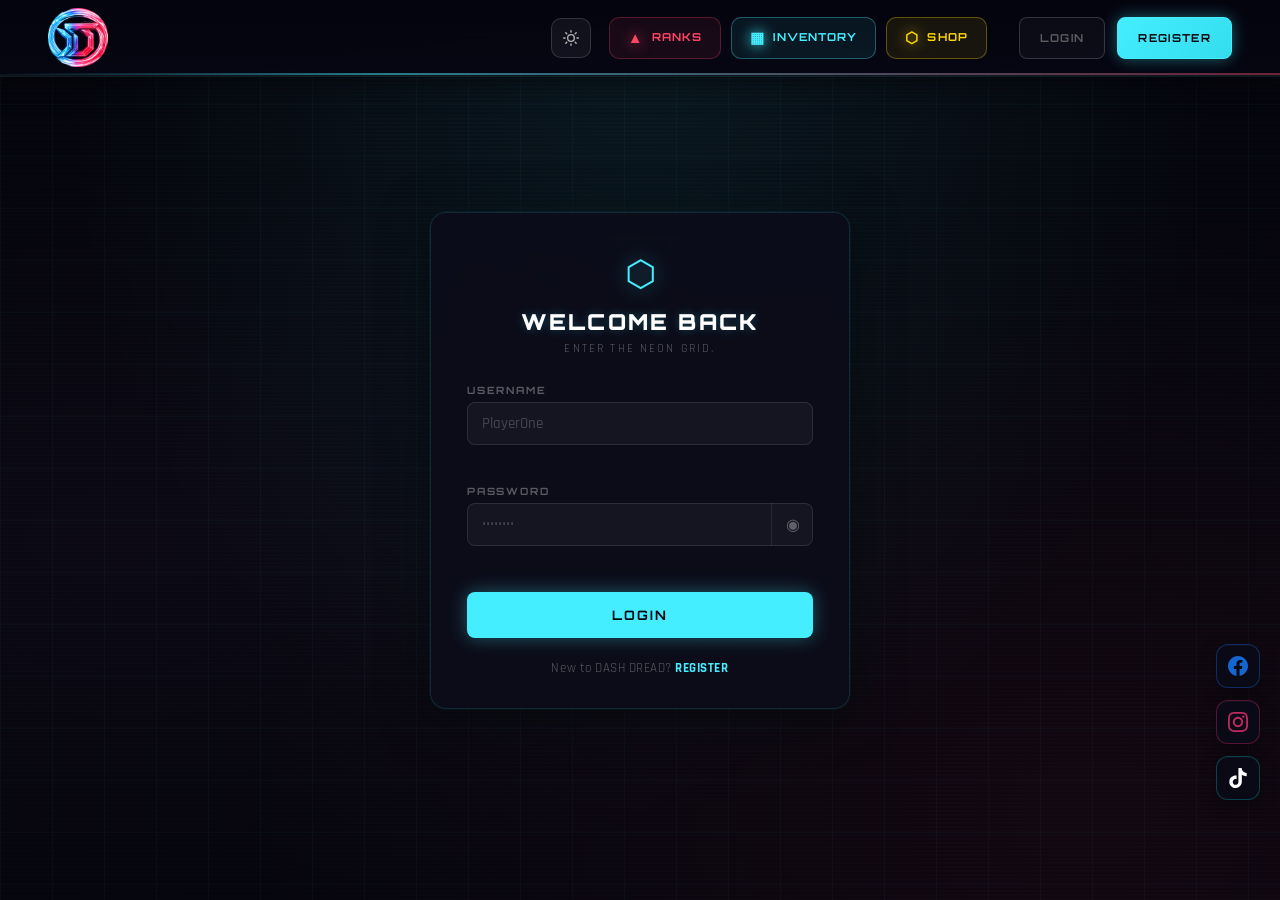
<file: login.html>
<!DOCTYPE html>
<html lang="en">
<head>
  <meta charset="UTF-8">
  <meta name="viewport" content="width=device-width, initial-scale=1.0">
  <title>DASH DREAD — Login</title>
  <link rel="icon" type="image/png" href="/images/logo.png">
  <link rel="apple-touch-icon" href="/images/logo.png">
  <link rel="stylesheet" href="css/style.css">
  <link rel="stylesheet" href="css/social.css">
  <script>try{if(localStorage.getItem('nc_theme')==='light')document.documentElement.setAttribute('data-theme','light');}catch(e){}</script>
</head>
<body class="select-screen auth-screen">
  <div class="bg-grid"></div>
  <div class="scanlines"></div>

  <!-- ── Site Navbar ───────────────────────────────────────── -->
  <nav class="site-nav">
    <a href="index.html" class="site-nav__logo"><img src="images/logo.png" alt="DASH DREAD" class="site-nav__logo-img"></a>
    <div id="siteNav" class="site-nav__controls"></div>
  </nav>

  <!-- ── Auth Card ─────────────────────────────────────────── -->
  <div class="auth-wrap">
    <div class="auth-card">

      <div class="auth-card__header">
        <div class="auth-card__icon">⬡</div>
        <h2 class="auth-card__title">WELCOME BACK</h2>
        <p class="auth-card__sub">Enter the neon grid.</p>
      </div>

      <!-- Success / error banner -->
      <div id="authBanner" class="auth-banner" aria-live="polite" hidden></div>

      <form id="loginForm" class="auth-form" novalidate>

        <div class="auth-field">
          <label class="auth-label" for="loginName">USERNAME</label>
          <input class="auth-input" type="text" id="loginName" name="name"
                 placeholder="PlayerOne" autocomplete="username" required>
          <span class="auth-field-err" id="errName"></span>
        </div>

        <div class="auth-field">
          <label class="auth-label" for="loginPassword">PASSWORD</label>
          <div class="auth-input-wrap">
            <input class="auth-input" type="password" id="loginPassword" name="password"
                   placeholder="••••••••" autocomplete="current-password" required>
            <button type="button" class="auth-toggle-pw" aria-label="Toggle password" data-target="loginPassword">◉</button>
          </div>
          <span class="auth-field-err" id="errPassword"></span>
        </div>

        <button type="submit" class="auth-submit" id="loginSubmit">
          <span id="loginBtnText">LOGIN</span>
          <span id="loginBtnSpinner" class="auth-spinner" hidden></span>
        </button>

      </form>

      <p class="auth-switch">
        New to DASH DREAD? <a href="register.html" class="auth-link">REGISTER</a>
      </p>

    </div>
  </div>

  <script src="js/auth.js"></script>
  <script>
    Auth.mountNavbar();

    /* Redirect if already logged in */
    if (Auth.isLoggedIn()) window.location.href = 'index.html';

    /* Show "registered successfully" banner from register redirect */
    const params = new URLSearchParams(window.location.search);
    if (params.get('registered') === '1') {
      const b = document.getElementById('authBanner');
      b.textContent = 'Account created! You can now log in.';
      b.className = 'auth-banner auth-banner--success';
      b.hidden = false;
    }

    /* ── Password visibility toggle ──────────────────────── */
    document.querySelectorAll('.auth-toggle-pw').forEach(btn => {
      btn.addEventListener('click', () => {
        const input = document.getElementById(btn.dataset.target);
        input.type = input.type === 'password' ? 'text' : 'password';
        btn.textContent = input.type === 'password' ? '◉' : '◎';
      });
    });

    /* ── Helpers ─────────────────────────────────────────── */
    function setFieldError(id, msg) {
      const el = document.getElementById(id);
      if (el) el.textContent = msg;
    }
    function clearFieldErrors() {
      ['errName', 'errPassword'].forEach(id => setFieldError(id, ''));
    }
    function showBanner(msg, isError = true) {
      const b = document.getElementById('authBanner');
      b.textContent = msg;
      b.className = `auth-banner ${isError ? 'auth-banner--error' : 'auth-banner--success'}`;
      b.hidden = false;
    }

    /* ── Submit ──────────────────────────────────────────── */
    document.getElementById('loginForm').addEventListener('submit', async e => {
      e.preventDefault();
      clearFieldErrors();

      const name     = document.getElementById('loginName').value.trim();
      const password = document.getElementById('loginPassword').value;

      let valid = true;
      if (!name)     { setFieldError('errName',     'Username is required.'); valid = false; }
      if (!password) { setFieldError('errPassword', 'Password is required.'); valid = false; }
      if (!valid) return;

      const btn     = document.getElementById('loginSubmit');
      const btnText = document.getElementById('loginBtnText');
      const spinner = document.getElementById('loginBtnSpinner');

      btn.disabled   = true;
      btnText.hidden   = true;
      spinner.hidden   = false;

      try {
        await Auth.login({ name, password });
        // Show success, then navigate home after a short delay
        spinner.hidden = true;
        btnText.hidden = false;
        btnText.textContent = '✓ WELCOME BACK';
        btn.style.background = 'var(--green)';
        showBanner('Login successful! Entering the city…', false);
        setTimeout(() => { window.location.href = 'index.html'; }, 1400);
      } catch (err) {
        showBanner(err.message || 'Login failed. Check your credentials.');
        btn.disabled   = false;
        btnText.hidden   = false;
        spinner.hidden   = true;
      }
    });
  </script>
  <script src="js/social-icons.js"></script>
</body>
</html>
</file>
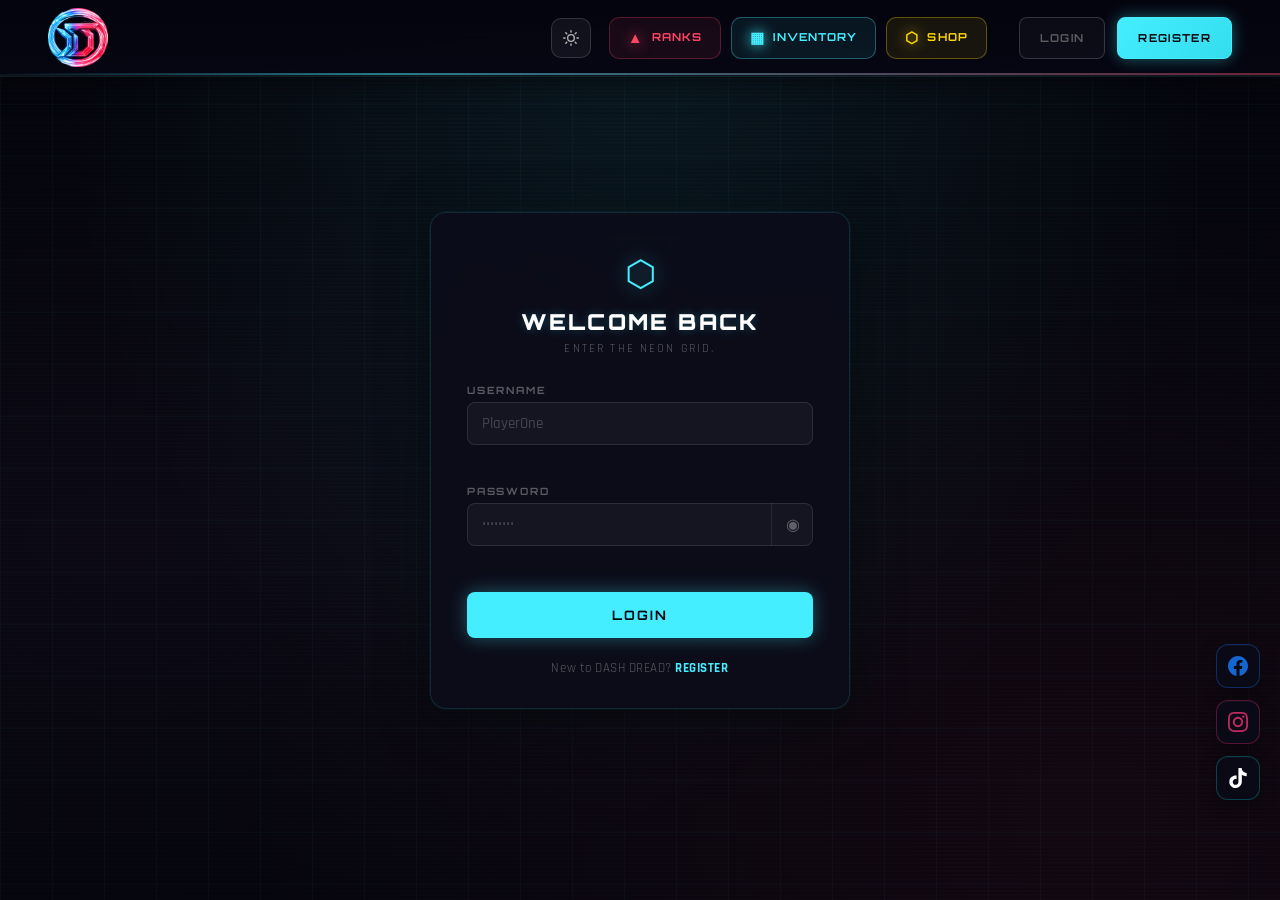
<file: profile.html>
<!DOCTYPE html>
<html lang="en">
<head>
  <meta charset="UTF-8">
  <meta name="viewport" content="width=device-width, initial-scale=1.0">
  <title>DASH DREAD — Profile</title>
  <link rel="icon" type="image/png" href="/images/logo.png">
  <link rel="apple-touch-icon" href="/images/logo.png">
  <link rel="stylesheet" href="css/style.css">
  <link rel="stylesheet" href="css/social.css">
  <script>try{if(localStorage.getItem('nc_theme')==='light')document.documentElement.setAttribute('data-theme','light');}catch(e){}</script>
  <style>
    /* ═══ Feedback Button ═══ */
    .profile-feedback-btn {
      font-family: 'Orbitron', sans-serif;
      font-size: 9px;
      font-weight: 700;
      letter-spacing: 0.18em;
      padding: 10px 20px;
      border-radius: 10px;
      cursor: pointer;
      background: linear-gradient(135deg, rgba(0,240,255,0.08) 0%, rgba(170,100,255,0.06) 100%);
      border: 1px solid rgba(0,240,255,0.3);
      color: #44EEFF;
      transition: all 0.25s cubic-bezier(0.4,0,0.2,1);
      display: flex;
      align-items: center;
      gap: 8px;
      position: relative;
      overflow: hidden;
    }
    .profile-feedback-btn::before {
      content: '';
      position: absolute;
      inset: 0;
      background: linear-gradient(105deg, transparent, rgba(0,240,255,0.12), transparent);
      opacity: 0;
      transition: opacity 0.25s;
    }
    .profile-feedback-btn:hover {
      background: linear-gradient(135deg, rgba(0,240,255,0.16) 0%, rgba(170,100,255,0.12) 100%);
      border-color: rgba(0,240,255,0.6);
      color: #88FFFF;
      box-shadow: 0 0 22px rgba(0,240,255,0.22), 0 4px 16px rgba(0,0,0,0.3);
      transform: translateY(-1px);
    }
    .profile-feedback-btn:hover::before { opacity: 1; }
    .profile-feedback-btn:active { transform: scale(0.97) translateY(0); }
    .profile-feedback-btn svg { flex-shrink: 0; }

    /* ═══ Report Button Styling ═══ */
    .profile-report-btn {
      font-family: 'Orbitron', sans-serif;
      font-size: 9px;
      font-weight: 600;
      letter-spacing: 0.14em;
      padding: 10px 18px;
      border-radius: 10px;
      cursor: pointer;
      background: rgba(255,170,68,0.08);
      border: 1px solid rgba(255,170,68,0.35);
      color: #DDAA44;
      transition: all 0.22s ease;
      display: flex;
      align-items: center;
      gap: 8px;
    }
    .profile-report-btn:hover {
      background: rgba(255,170,68,0.16);
      border-color: rgba(255,170,68,0.55);
      color: #FFBB55;
      box-shadow: 0 0 20px rgba(255,170,68,0.2);
    }
    .profile-report-btn:active {
      transform: scale(0.97);
    }

    /* ═══ Report Modal — Premium Moderation UI ═══ */
    .rpt-backdrop {
      position: fixed;
      inset: 0;
      background: rgba(2,2,12,0.88);
      backdrop-filter: blur(14px);
      -webkit-backdrop-filter: blur(14px);
      z-index: 3000;
      display: flex;
      align-items: center;
      justify-content: center;
      padding: 20px;
      animation: rptFadeIn 0.25s ease;
    }
    @keyframes rptFadeIn { from { opacity: 0; } to { opacity: 1; } }
    .rpt-backdrop[hidden] { display: none !important; }

    .rpt-box {
      background: linear-gradient(155deg, rgba(16,12,32,0.99) 0%, rgba(10,8,22,0.99) 100%);
      border: 1px solid rgba(255,170,68,0.35);
      border-radius: 20px;
      padding: 32px 36px 28px;
      max-width: 460px;
      width: 100%;
      box-shadow:
        0 0 60px rgba(255,170,68,0.1),
        0 0 30px rgba(255,136,68,0.06),
        0 30px 70px rgba(0,0,0,0.65),
        inset 0 1px 0 rgba(255,255,255,0.04);
      animation: rptSlideIn 0.3s cubic-bezier(0.4,0,0.2,1);
      position: relative;
      overflow: hidden;
    }
    .rpt-box::before {
      content: '';
      position: absolute;
      top: 0; left: 0; right: 0;
      height: 80px;
      background: linear-gradient(180deg, rgba(255,170,68,0.06) 0%, transparent 100%);
      pointer-events: none;
      border-radius: 20px 20px 0 0;
    }
    @keyframes rptSlideIn {
      from { opacity: 0; transform: scale(0.94) translateY(12px); }
      to { opacity: 1; transform: none; }
    }

    /* Header */
    .rpt-header {
      display: flex;
      align-items: flex-start;
      gap: 16px;
      margin-bottom: 24px;
      position: relative;
    }
    .rpt-icon-wrap {
      width: 48px;
      height: 48px;
      background: linear-gradient(135deg, rgba(255,170,68,0.15) 0%, rgba(255,136,68,0.08) 100%);
      border: 1px solid rgba(255,170,68,0.3);
      border-radius: 14px;
      display: flex;
      align-items: center;
      justify-content: center;
      flex-shrink: 0;
    }
    .rpt-icon {
      font-size: 22px;
      color: #FFAA44;
      filter: drop-shadow(0 0 8px rgba(255,170,68,0.5));
    }
    .rpt-header-text {
      flex: 1;
    }
    .rpt-title {
      font-family: 'Orbitron', sans-serif;
      font-size: 15px;
      font-weight: 700;
      letter-spacing: 0.12em;
      color: #FFAA44;
      margin: 0 0 6px 0;
      text-shadow: 0 0 18px rgba(255,170,68,0.4);
    }
    .rpt-sub {
      font-family: 'Rajdhani', sans-serif;
      font-size: 13px;
      font-weight: 500;
      color: rgba(255,255,255,0.45);
      line-height: 1.4;
      margin: 0;
    }

    /* Form fields */
    .rpt-field {
      margin-bottom: 20px;
    }
    .rpt-lbl {
      display: flex;
      align-items: center;
      gap: 8px;
      font-family: 'Orbitron', sans-serif;
      font-size: 9px;
      font-weight: 600;
      letter-spacing: 0.18em;
      color: rgba(255,170,68,0.7);
      margin-bottom: 10px;
      text-transform: uppercase;
    }
    .rpt-lbl::before {
      content: '';
      width: 4px;
      height: 4px;
      background: #FFAA44;
      border-radius: 50%;
      box-shadow: 0 0 6px #FFAA44;
    }

    .rpt-inp, .rpt-area {
      width: 100%;
      padding: 14px 18px;
      background: rgba(255,255,255,0.03);
      border: 1px solid rgba(255,255,255,0.1);
      border-radius: 12px;
      font-family: 'Rajdhani', sans-serif;
      font-size: 15px;
      font-weight: 600;
      color: #fff;
      outline: none;
      transition: all 0.25s ease;
      box-sizing: border-box;
    }
    .rpt-inp::placeholder, .rpt-area::placeholder {
      color: rgba(255,255,255,0.28);
    }
    .rpt-inp:hover, .rpt-area:hover {
      border-color: rgba(255,170,68,0.25);
      background: rgba(255,255,255,0.04);
    }
    .rpt-inp:focus, .rpt-area:focus {
      border-color: rgba(255,170,68,0.5);
      background: rgba(255,170,68,0.04);
      box-shadow: 0 0 20px rgba(255,170,68,0.1), inset 0 0 20px rgba(255,170,68,0.02);
    }
    .rpt-area {
      resize: vertical;
      min-height: 110px;
      line-height: 1.5;
    }

    /* Error */
    .rpt-err {
      font-family: 'Rajdhani', sans-serif;
      font-size: 13px;
      font-weight: 600;
      color: #FF6666;
      margin-top: -8px;
      margin-bottom: 12px;
      display: none;
      padding-left: 12px;
      border-left: 2px solid #FF6666;
    }

    /* Buttons */
    .rpt-btns {
      display: flex;
      gap: 14px;
      justify-content: flex-end;
      margin-top: 28px;
      padding-top: 20px;
      border-top: 1px solid rgba(255,255,255,0.06);
    }
    .rpt-btn {
      font-family: 'Orbitron', sans-serif;
      font-size: 10px;
      font-weight: 600;
      letter-spacing: 0.12em;
      padding: 12px 24px;
      border-radius: 10px;
      cursor: pointer;
      border: 1px solid;
      transition: all 0.22s ease;
    }
    .rpt-btn--cancel {
      background: rgba(255,255,255,0.03);
      border-color: rgba(255,255,255,0.12);
      color: rgba(255,255,255,0.5);
    }
    .rpt-btn--cancel:hover {
      background: rgba(255,255,255,0.08);
      border-color: rgba(255,255,255,0.25);
      color: #fff;
    }
    .rpt-btn--send {
      background: linear-gradient(135deg, rgba(255,170,68,0.2) 0%, rgba(255,136,68,0.15) 100%);
      border-color: rgba(255,170,68,0.45);
      color: #FFAA44;
      box-shadow: 0 0 15px rgba(255,170,68,0.15);
    }
    .rpt-btn--send:hover {
      background: linear-gradient(135deg, rgba(255,170,68,0.3) 0%, rgba(255,136,68,0.22) 100%);
      border-color: rgba(255,170,68,0.65);
      color: #FFCC66;
      box-shadow: 0 0 25px rgba(255,170,68,0.25);
      transform: translateY(-1px);
    }
    .rpt-btn--send:active {
      transform: translateY(0);
    }
    .rpt-btn--send:disabled {
      opacity: 0.4;
      cursor: not-allowed;
      pointer-events: none;
      box-shadow: none;
    }

    /* ═══ Light Mode — Report Button ═══ */
    html[data-theme="light"] .profile-report-btn {
      background: rgba(180,120,40,0.08);
      border-color: rgba(180,120,40,0.4);
      color: #996622;
    }
    html[data-theme="light"] .profile-report-btn:hover {
      background: rgba(180,120,40,0.15);
      border-color: rgba(180,120,40,0.6);
      color: #885511;
      box-shadow: 0 0 18px rgba(180,120,40,0.2);
    }

    /* ═══ Light Mode — Report Modal ═══ */
    html[data-theme="light"] .rpt-backdrop {
      background: rgba(220,230,245,0.88);
    }
    html[data-theme="light"] .rpt-box {
      background: linear-gradient(155deg, rgba(255,255,255,0.99) 0%, rgba(248,250,255,0.99) 100%);
      border-color: rgba(180,120,40,0.35);
      box-shadow:
        0 0 50px rgba(180,120,40,0.1),
        0 25px 60px rgba(0,30,60,0.2),
        inset 0 1px 0 rgba(255,255,255,0.9);
    }
    html[data-theme="light"] .rpt-box::before {
      background: linear-gradient(180deg, rgba(180,120,40,0.06) 0%, transparent 100%);
    }
    html[data-theme="light"] .rpt-icon-wrap {
      background: linear-gradient(135deg, rgba(180,120,40,0.12) 0%, rgba(180,120,40,0.06) 100%);
      border-color: rgba(180,120,40,0.3);
    }
    html[data-theme="light"] .rpt-icon {
      color: #996622;
      filter: drop-shadow(0 0 6px rgba(180,120,40,0.4));
    }
    html[data-theme="light"] .rpt-title {
      color: #885511;
      text-shadow: 0 0 15px rgba(180,120,40,0.3);
    }
    html[data-theme="light"] .rpt-sub {
      color: rgba(30,40,60,0.6);
    }
    html[data-theme="light"] .rpt-lbl {
      color: rgba(140,100,40,0.85);
    }
    html[data-theme="light"] .rpt-lbl::before {
      background: #996622;
      box-shadow: 0 0 6px rgba(180,120,40,0.5);
    }
    html[data-theme="light"] .rpt-inp,
    html[data-theme="light"] .rpt-area {
      background: rgba(0,20,40,0.03);
      border-color: rgba(0,30,60,0.15);
      color: #1a2a40;
    }
    html[data-theme="light"] .rpt-inp::placeholder,
    html[data-theme="light"] .rpt-area::placeholder {
      color: rgba(30,50,80,0.4);
    }
    html[data-theme="light"] .rpt-inp:hover,
    html[data-theme="light"] .rpt-area:hover {
      border-color: rgba(180,120,40,0.3);
      background: rgba(0,20,40,0.04);
    }
    html[data-theme="light"] .rpt-inp:focus,
    html[data-theme="light"] .rpt-area:focus {
      border-color: rgba(180,120,40,0.5);
      background: rgba(180,120,40,0.04);
      box-shadow: 0 0 18px rgba(180,120,40,0.1);
    }
    html[data-theme="light"] .rpt-err {
      color: #cc4444;
      border-left-color: #cc4444;
    }
    html[data-theme="light"] .rpt-btns {
      border-top-color: rgba(0,30,60,0.08);
    }
    html[data-theme="light"] .rpt-btn--cancel {
      background: rgba(0,30,60,0.04);
      border-color: rgba(0,30,60,0.15);
      color: rgba(30,50,80,0.6);
    }
    html[data-theme="light"] .rpt-btn--cancel:hover {
      background: rgba(0,30,60,0.08);
      border-color: rgba(0,30,60,0.25);
      color: #1a2a40;
    }
    html[data-theme="light"] .rpt-btn--send {
      background: linear-gradient(135deg, rgba(180,120,40,0.18) 0%, rgba(180,120,40,0.12) 100%);
      border-color: rgba(180,120,40,0.45);
      color: #885511;
      box-shadow: 0 0 12px rgba(180,120,40,0.12);
    }
    html[data-theme="light"] .rpt-btn--send:hover {
      background: linear-gradient(135deg, rgba(180,120,40,0.28) 0%, rgba(180,120,40,0.18) 100%);
      border-color: rgba(180,120,40,0.6);
      color: #774400;
      box-shadow: 0 0 20px rgba(180,120,40,0.2);
    }

    /* ═══ Feedback Modal ═══ */
    .fbk-backdrop {
      position: fixed;
      inset: 0;
      background: rgba(2,2,14,0.88);
      backdrop-filter: blur(16px);
      -webkit-backdrop-filter: blur(16px);
      z-index: 3000;
      display: flex;
      align-items: center;
      justify-content: center;
      padding: 20px;
      animation: fbkFadeIn 0.22s ease;
    }
    @keyframes fbkFadeIn { from { opacity: 0; } to { opacity: 1; } }
    .fbk-backdrop[hidden] { display: none !important; }

    .fbk-box {
      background: linear-gradient(158deg, rgba(8,6,22,0.98) 0%, rgba(5,4,16,0.99) 100%);
      border: 1px solid rgba(0,240,255,0.2);
      border-radius: 24px;
      padding: 36px 38px 32px;
      max-width: 500px;
      width: 100%;
      box-shadow:
        0 0 80px rgba(0,240,255,0.08),
        0 0 40px rgba(170,100,255,0.06),
        0 40px 80px rgba(0,0,0,0.7),
        inset 0 1px 0 rgba(255,255,255,0.05);
      animation: fbkSlideIn 0.28s cubic-bezier(0.4,0,0.2,1);
      position: relative;
      overflow: hidden;
    }
    /* Top glow strip */
    .fbk-box::before {
      content: '';
      position: absolute;
      top: 0; left: 0; right: 0;
      height: 1px;
      background: linear-gradient(90deg, transparent 0%, rgba(0,240,255,0.5) 30%, rgba(170,100,255,0.5) 70%, transparent 100%);
    }
    /* Ambient inner glow */
    .fbk-box::after {
      content: '';
      position: absolute;
      top: 0; left: 0; right: 0;
      height: 120px;
      background: linear-gradient(180deg, rgba(0,240,255,0.04) 0%, transparent 100%);
      pointer-events: none;
    }
    @keyframes fbkSlideIn {
      from { opacity: 0; transform: scale(0.93) translateY(14px); }
      to   { opacity: 1; transform: none; }
    }

    /* Header */
    .fbk-header {
      display: flex;
      align-items: flex-start;
      gap: 18px;
      margin-bottom: 28px;
      position: relative;
      z-index: 1;
    }
    .fbk-icon-wrap {
      width: 52px;
      height: 52px;
      flex-shrink: 0;
      border-radius: 16px;
      background: linear-gradient(135deg, rgba(0,240,255,0.12) 0%, rgba(170,100,255,0.08) 100%);
      border: 1px solid rgba(0,240,255,0.25);
      display: flex;
      align-items: center;
      justify-content: center;
      box-shadow: 0 0 20px rgba(0,240,255,0.1);
      animation: fbkIconPulse 3s ease-in-out infinite;
    }
    @keyframes fbkIconPulse {
      0%,100% { box-shadow: 0 0 16px rgba(0,240,255,0.08); }
      50%      { box-shadow: 0 0 28px rgba(0,240,255,0.18); }
    }
    .fbk-icon-svg {
      color: #44EEFF;
      filter: drop-shadow(0 0 8px rgba(0,240,255,0.6));
    }
    .fbk-header-text { flex: 1; }
    .fbk-title {
      font-family: 'Orbitron', sans-serif;
      font-size: 16px;
      font-weight: 800;
      letter-spacing: 0.1em;
      color: #fff;
      margin: 0 0 7px;
      text-shadow: 0 0 24px rgba(0,240,255,0.3);
    }
    .fbk-sub {
      font-family: 'Rajdhani', sans-serif;
      font-size: 13px;
      font-weight: 500;
      color: rgba(255,255,255,0.4);
      line-height: 1.45;
      margin: 0;
    }
    .fbk-close {
      position: absolute;
      top: 0; right: 0;
      width: 32px; height: 32px;
      border: 1px solid rgba(255,255,255,0.1);
      border-radius: 8px;
      background: rgba(255,255,255,0.03);
      color: rgba(255,255,255,0.4);
      cursor: pointer;
      display: flex;
      align-items: center;
      justify-content: center;
      font-size: 14px;
      transition: all 0.18s;
      z-index: 2;
    }
    .fbk-close:hover {
      background: rgba(255,255,255,0.08);
      border-color: rgba(255,255,255,0.25);
      color: #fff;
    }

    /* Divider */
    .fbk-divider {
      height: 1px;
      background: linear-gradient(90deg, transparent, rgba(255,255,255,0.07), transparent);
      margin-bottom: 24px;
      position: relative;
      z-index: 1;
    }

    /* Type selector tabs */
    .fbk-type-row {
      display: grid;
      grid-template-columns: 1fr 1fr;
      gap: 12px;
      margin-bottom: 28px;
      position: relative;
      z-index: 1;
    }
    .fbk-type-btn {
      position: relative;
      display: flex;
      flex-direction: column;
      align-items: center;
      justify-content: center;
      gap: 10px;
      padding: 20px 16px;
      border-radius: 16px;
      cursor: pointer;
      border: 1px solid rgba(255,255,255,0.08);
      background: rgba(255,255,255,0.02);
      transition: all 0.28s cubic-bezier(0.4,0,0.2,1);
      overflow: hidden;
    }
    .fbk-type-btn::before {
      content: '';
      position: absolute;
      inset: 0;
      border-radius: inherit;
      opacity: 0;
      transition: opacity 0.28s;
    }
    .fbk-type-btn:hover { transform: translateY(-2px); }

    /* Proposal */
    .fbk-type-btn--proposal::before {
      background: linear-gradient(135deg, rgba(170,100,255,0.1) 0%, rgba(255,215,0,0.06) 100%);
    }
    .fbk-type-btn--proposal:hover {
      border-color: rgba(170,100,255,0.4);
      box-shadow: 0 8px 32px rgba(170,100,255,0.12);
    }
    .fbk-type-btn--proposal:hover::before { opacity: 1; }
    .fbk-type-btn--proposal.fbk-type-active {
      border-color: rgba(170,100,255,0.6);
      background: linear-gradient(135deg, rgba(170,100,255,0.12) 0%, rgba(255,215,0,0.06) 100%);
      box-shadow: 0 0 40px rgba(170,100,255,0.18), 0 8px 24px rgba(0,0,0,0.3);
    }
    .fbk-type-btn--proposal.fbk-type-active::before { opacity: 1; }

    /* Problem */
    .fbk-type-btn--problem::before {
      background: linear-gradient(135deg, rgba(255,68,102,0.1) 0%, rgba(255,120,60,0.06) 100%);
    }
    .fbk-type-btn--problem:hover {
      border-color: rgba(255,68,102,0.4);
      box-shadow: 0 8px 32px rgba(255,68,102,0.12);
    }
    .fbk-type-btn--problem:hover::before { opacity: 1; }
    .fbk-type-btn--problem.fbk-type-active {
      border-color: rgba(255,68,102,0.6);
      background: linear-gradient(135deg, rgba(255,68,102,0.12) 0%, rgba(255,120,60,0.06) 100%);
      box-shadow: 0 0 40px rgba(255,68,102,0.18), 0 8px 24px rgba(0,0,0,0.3);
    }
    .fbk-type-btn--problem.fbk-type-active::before { opacity: 1; }

    .fbk-type-icon {
      font-size: 28px;
      line-height: 1;
      transition: transform 0.28s ease;
      position: relative;
      z-index: 1;
    }
    .fbk-type-btn:hover .fbk-type-icon { transform: scale(1.12); }
    .fbk-type-active .fbk-type-icon { transform: scale(1.08); }

    .fbk-type-label {
      font-family: 'Orbitron', sans-serif;
      font-size: 9px;
      font-weight: 700;
      letter-spacing: 0.2em;
      text-transform: uppercase;
      position: relative;
      z-index: 1;
      transition: color 0.25s;
    }
    .fbk-type-btn--proposal .fbk-type-label { color: rgba(200,160,255,0.6); }
    .fbk-type-btn--proposal.fbk-type-active .fbk-type-label,
    .fbk-type-btn--proposal:hover .fbk-type-label { color: #CC88FF; text-shadow: 0 0 12px rgba(170,100,255,0.5); }
    .fbk-type-btn--problem .fbk-type-label { color: rgba(255,150,150,0.6); }
    .fbk-type-btn--problem.fbk-type-active .fbk-type-label,
    .fbk-type-btn--problem:hover .fbk-type-label { color: #FF7788; text-shadow: 0 0 12px rgba(255,68,102,0.5); }

    .fbk-type-desc {
      font-family: 'Rajdhani', sans-serif;
      font-size: 11px;
      font-weight: 500;
      color: rgba(255,255,255,0.3);
      text-align: center;
      line-height: 1.35;
      position: relative;
      z-index: 1;
    }

    /* Active indicator dot */
    .fbk-type-btn .fbk-active-dot {
      position: absolute;
      top: 10px; right: 10px;
      width: 6px; height: 6px;
      border-radius: 50%;
      opacity: 0;
      transition: opacity 0.25s;
    }
    .fbk-type-btn--proposal .fbk-active-dot { background: #CC88FF; box-shadow: 0 0 8px #AA66FF; }
    .fbk-type-btn--problem  .fbk-active-dot { background: #FF7788; box-shadow: 0 0 8px #FF4466; }
    .fbk-type-active .fbk-active-dot { opacity: 1; }

    /* Form fields */
    .fbk-field {
      margin-bottom: 18px;
      position: relative;
      z-index: 1;
    }
    .fbk-lbl {
      display: flex;
      align-items: center;
      gap: 8px;
      font-family: 'Orbitron', sans-serif;
      font-size: 8.5px;
      font-weight: 700;
      letter-spacing: 0.2em;
      color: rgba(0,240,255,0.6);
      margin-bottom: 10px;
      text-transform: uppercase;
    }
    .fbk-lbl::before {
      content: '';
      width: 3px; height: 3px;
      border-radius: 50%;
      background: #44EEFF;
      box-shadow: 0 0 6px #44EEFF;
    }
    .fbk-inp, .fbk-area {
      width: 100%;
      padding: 13px 16px;
      background: rgba(255,255,255,0.03);
      border: 1px solid rgba(255,255,255,0.09);
      border-radius: 12px;
      font-family: 'Rajdhani', sans-serif;
      font-size: 15px;
      font-weight: 600;
      color: #fff;
      outline: none;
      transition: all 0.22s ease;
      box-sizing: border-box;
    }
    .fbk-inp::placeholder, .fbk-area::placeholder { color: rgba(255,255,255,0.22); }
    .fbk-inp:hover, .fbk-area:hover {
      border-color: rgba(0,240,255,0.2);
      background: rgba(255,255,255,0.04);
    }
    .fbk-inp:focus, .fbk-area:focus {
      border-color: rgba(0,240,255,0.45);
      background: rgba(0,240,255,0.03);
      box-shadow: 0 0 22px rgba(0,240,255,0.08), inset 0 0 16px rgba(0,240,255,0.02);
    }
    .fbk-area {
      resize: vertical;
      min-height: 108px;
      line-height: 1.55;
    }

    /* Error */
    .fbk-err {
      font-family: 'Rajdhani', sans-serif;
      font-size: 13px;
      font-weight: 600;
      color: #FF6677;
      margin-bottom: 14px;
      display: none;
      padding: 10px 14px;
      border-radius: 8px;
      background: rgba(255,68,102,0.06);
      border: 1px solid rgba(255,68,102,0.25);
      position: relative;
      z-index: 1;
    }

    /* Footer buttons */
    .fbk-footer {
      display: grid;
      grid-template-columns: 1fr 1fr;
      gap: 12px;
      padding-top: 20px;
      border-top: 1px solid rgba(255,255,255,0.05);
      position: relative;
      z-index: 1;
    }
    .fbk-btn {
      font-family: 'Orbitron', sans-serif;
      font-size: 9.5px;
      font-weight: 700;
      letter-spacing: 0.14em;
      padding: 13px 26px;
      border-radius: 11px;
      cursor: pointer;
      border: 1px solid;
      transition: all 0.22s cubic-bezier(0.4,0,0.2,1);
      position: relative;
      overflow: hidden;
    }
    .fbk-btn::before {
      content: '';
      position: absolute;
      top: -50%; left: -80%;
      width: 50%; height: 200%;
      background: linear-gradient(105deg, transparent, rgba(255,255,255,0.12), transparent);
      transform: skewX(-15deg);
      opacity: 0;
      transition: opacity 0.22s;
    }
    .fbk-btn:hover::before { opacity: 1; animation: fbkShine 0.5s ease forwards; }
    @keyframes fbkShine { from { left: -80%; } to { left: 160%; } }

    .fbk-btn--cancel {
      background: rgba(255,255,255,0.03);
      border-color: rgba(255,255,255,0.1);
      color: rgba(255,255,255,0.45);
    }
    .fbk-btn--cancel:hover {
      background: rgba(255,255,255,0.07);
      border-color: rgba(255,255,255,0.22);
      color: #fff;
    }
    .fbk-btn--submit {
      background: linear-gradient(135deg, rgba(0,240,255,0.15) 0%, rgba(170,100,255,0.1) 100%);
      border-color: rgba(0,240,255,0.4);
      color: #44EEFF;
      box-shadow: 0 0 18px rgba(0,240,255,0.12);
    }
    .fbk-btn--submit:hover:not(:disabled) {
      background: linear-gradient(135deg, rgba(0,240,255,0.25) 0%, rgba(170,100,255,0.18) 100%);
      border-color: rgba(0,240,255,0.65);
      color: #88FFFF;
      box-shadow: 0 0 30px rgba(0,240,255,0.22), 0 6px 20px rgba(0,0,0,0.3);
      transform: translateY(-1px);
    }
    .fbk-btn--submit:active:not(:disabled) { transform: translateY(0) scale(0.98); }
    .fbk-btn--submit:disabled {
      opacity: 0.35;
      cursor: not-allowed;
      box-shadow: none;
    }

    /* ═══ Light Mode — Feedback Button ═══ */
    html[data-theme="light"] .profile-feedback-btn {
      background: linear-gradient(135deg, rgba(0,101,133,0.08) 0%, rgba(74,32,128,0.05) 100%);
      border-color: rgba(0,101,133,0.35);
      color: #006585;
    }
    html[data-theme="light"] .profile-feedback-btn:hover {
      background: linear-gradient(135deg, rgba(0,101,133,0.15) 0%, rgba(74,32,128,0.1) 100%);
      border-color: rgba(0,101,133,0.6);
      color: #004d66;
      box-shadow: 0 0 18px rgba(0,101,133,0.18);
    }

    /* ═══ Light Mode — Feedback Modal ═══ */
    html[data-theme="light"] .fbk-backdrop { background: rgba(210,225,242,0.88); }
    html[data-theme="light"] .fbk-box {
      background: linear-gradient(158deg, rgba(248,252,255,0.99) 0%, rgba(240,248,255,0.99) 100%);
      border-color: rgba(0,101,133,0.25);
      box-shadow: 0 0 60px rgba(0,101,133,0.08), 0 30px 70px rgba(0,30,60,0.18), inset 0 1px 0 rgba(255,255,255,0.9);
    }
    html[data-theme="light"] .fbk-box::before {
      background: linear-gradient(90deg, transparent, rgba(0,101,133,0.3), rgba(74,32,128,0.3), transparent);
    }
    html[data-theme="light"] .fbk-box::after {
      background: linear-gradient(180deg, rgba(0,101,133,0.04) 0%, transparent 100%);
    }
    html[data-theme="light"] .fbk-icon-wrap {
      background: linear-gradient(135deg, rgba(0,101,133,0.1) 0%, rgba(74,32,128,0.07) 100%);
      border-color: rgba(0,101,133,0.3);
    }
    html[data-theme="light"] .fbk-icon-svg { color: #006585; filter: drop-shadow(0 0 6px rgba(0,101,133,0.4)); }
    html[data-theme="light"] .fbk-title { color: #050a15; text-shadow: none; }
    html[data-theme="light"] .fbk-sub { color: rgba(30,42,60,0.55); }
    html[data-theme="light"] .fbk-close { border-color: rgba(10,25,50,0.15); color: rgba(30,42,60,0.5); }
    html[data-theme="light"] .fbk-close:hover { background: rgba(10,25,50,0.06); color: #050a15; }
    html[data-theme="light"] .fbk-divider { background: linear-gradient(90deg, transparent, rgba(10,25,50,0.1), transparent); }
    html[data-theme="light"] .fbk-type-btn { background: rgba(10,25,50,0.03); border-color: rgba(10,25,50,0.12); }
    html[data-theme="light"] .fbk-type-btn--proposal:hover { border-color: rgba(74,32,128,0.45); box-shadow: 0 8px 24px rgba(74,32,128,0.1); }
    html[data-theme="light"] .fbk-type-btn--proposal.fbk-type-active { border-color: rgba(74,32,128,0.6); background: linear-gradient(135deg, rgba(74,32,128,0.08) 0%, rgba(255,215,0,0.04) 100%); box-shadow: 0 0 30px rgba(74,32,128,0.12); }
    html[data-theme="light"] .fbk-type-btn--problem:hover  { border-color: rgba(180,40,60,0.45); box-shadow: 0 8px 24px rgba(180,40,60,0.1); }
    html[data-theme="light"] .fbk-type-btn--problem.fbk-type-active  { border-color: rgba(180,40,60,0.6); background: linear-gradient(135deg, rgba(180,40,60,0.08) 0%, rgba(220,80,30,0.04) 100%); box-shadow: 0 0 30px rgba(180,40,60,0.12); }
    html[data-theme="light"] .fbk-type-btn--proposal .fbk-type-label { color: rgba(74,32,128,0.5); }
    html[data-theme="light"] .fbk-type-btn--proposal.fbk-type-active .fbk-type-label,
    html[data-theme="light"] .fbk-type-btn--proposal:hover .fbk-type-label { color: #5a2888; text-shadow: none; }
    html[data-theme="light"] .fbk-type-btn--problem .fbk-type-label  { color: rgba(180,40,60,0.5); }
    html[data-theme="light"] .fbk-type-btn--problem.fbk-type-active .fbk-type-label,
    html[data-theme="light"] .fbk-type-btn--problem:hover .fbk-type-label  { color: #a02030; text-shadow: none; }
    html[data-theme="light"] .fbk-type-desc { color: rgba(30,42,60,0.45); }
    html[data-theme="light"] .fbk-lbl { color: rgba(0,101,133,0.75); }
    html[data-theme="light"] .fbk-lbl::before { background: #006585; box-shadow: none; }
    html[data-theme="light"] .fbk-inp, html[data-theme="light"] .fbk-area {
      background: rgba(0,20,50,0.03);
      border-color: rgba(0,30,60,0.14);
      color: #1a2a40;
    }
    html[data-theme="light"] .fbk-inp::placeholder, html[data-theme="light"] .fbk-area::placeholder { color: rgba(30,50,80,0.35); }
    html[data-theme="light"] .fbk-inp:hover, html[data-theme="light"] .fbk-area:hover { border-color: rgba(0,101,133,0.25); background: rgba(0,20,50,0.04); }
    html[data-theme="light"] .fbk-inp:focus, html[data-theme="light"] .fbk-area:focus { border-color: rgba(0,101,133,0.45); background: rgba(0,101,133,0.03); box-shadow: 0 0 16px rgba(0,101,133,0.08); }
    html[data-theme="light"] .fbk-err { color: #aa3344; background: rgba(180,40,60,0.06); border-color: rgba(180,40,60,0.25); }
    html[data-theme="light"] .fbk-footer { border-top-color: rgba(10,25,50,0.08); }
    html[data-theme="light"] .fbk-btn--cancel { background: rgba(10,25,50,0.04); border-color: rgba(10,25,50,0.14); color: rgba(30,50,80,0.55); }
    html[data-theme="light"] .fbk-btn--cancel:hover { background: rgba(10,25,50,0.08); border-color: rgba(10,25,50,0.25); color: #1a2a40; }
    html[data-theme="light"] .fbk-btn--submit { background: linear-gradient(135deg, rgba(0,101,133,0.14) 0%, rgba(74,32,128,0.1) 100%); border-color: rgba(0,101,133,0.45); color: #006585; box-shadow: 0 0 14px rgba(0,101,133,0.1); }
    html[data-theme="light"] .fbk-btn--submit:hover:not(:disabled) { background: linear-gradient(135deg, rgba(0,101,133,0.22) 0%, rgba(74,32,128,0.16) 100%); border-color: rgba(0,101,133,0.65); color: #004d66; box-shadow: 0 0 22px rgba(0,101,133,0.18); }

    /* ═══ Toast Notifications ═══ */
    .prof-toast {
      position: fixed;
      bottom: 32px;
      left: 50%;
      transform: translateX(-50%) translateY(20px);
      padding: 14px 28px;
      border-radius: 12px;
      font-family: 'Orbitron', sans-serif;
      font-size: 11px;
      letter-spacing: 0.1em;
      z-index: 4000;
      opacity: 0;
      transition: opacity 0.3s, transform 0.3s;
      pointer-events: none;
      white-space: nowrap;
    }
    .prof-toast.show { opacity: 1; transform: translateX(-50%) translateY(0); }
    .prof-toast--success {
      background: rgba(68,255,136,0.12);
      border: 1px solid rgba(68,255,136,0.35);
      color: #44FF88;
      box-shadow: 0 0 20px rgba(68,255,136,0.2);
    }
    .prof-toast--error {
      background: rgba(255,68,102,0.12);
      border: 1px solid rgba(255,68,102,0.35);
      color: #FF4466;
      box-shadow: 0 0 20px rgba(255,68,102,0.2);
    }

    /* Light mode toasts */
    html[data-theme="light"] .prof-toast--success {
      background: rgba(34,170,85,0.12);
      border-color: rgba(34,170,85,0.4);
      color: #117744;
      box-shadow: 0 0 18px rgba(34,170,85,0.15);
    }
    html[data-theme="light"] .prof-toast--error {
      background: rgba(200,60,80,0.12);
      border-color: rgba(200,60,80,0.4);
      color: #aa3344;
      box-shadow: 0 0 18px rgba(200,60,80,0.15);
    }
  </style>
</head>
<body class="select-screen profile-page">
  <div class="bg-grid"></div>
  <div class="scanlines"></div>

  <!-- ── Site Navbar ───────────────────────────────────────── -->
  <nav class="site-nav">
    <a href="index.html" class="site-nav__logo"><img src="images/logo.png" alt="DASH DREAD" class="site-nav__logo-img"></a>
    <div id="siteNav" class="site-nav__controls"></div>
  </nav>

  <!-- ── Profile Layout ────────────────────────────────────── -->
  <div class="profile-layout">

    <!-- ── Hero card (renders immediately, values filled after fetch) ── -->
    <div class="profile-hero-card">

      <div class="profile-hero-left">
        <div class="profile-avatar-wrap">
          <div class="profile-avatar-ring"></div>
          <div class="profile-avatar-inner">◈</div>
        </div>

        <div class="profile-hero-info">
          <!-- Name -->
          <h1 class="profile-username" id="profileName">—</h1>

          <!-- Level + tier badges -->
          <div class="profile-hero-meta">
            <span class="profile-badge skeleton-inline" id="heroLevel">LV —</span>
            <span class="profile-badge profile-badge--tier skeleton-inline" id="heroTier">———</span>
          </div>

          <!-- Stats row: NEX chip + XP chip -->
          <div class="profile-stats-row">

            <!-- NEX currency -->
            <div class="profile-stat-chip">
              <span class="profile-stat-icon">⬢</span>
              <div class="profile-stat-body">
                <span class="profile-stat-label">NEX</span>
                <span class="profile-stat-value skeleton-text" id="statNex">—</span>
              </div>
            </div>

            <!-- XP progress chip -->
            <div class="profile-stat-chip profile-stat-chip--xp">
              <span class="profile-stat-icon" style="color:var(--purple);text-shadow:0 0 10px rgba(204,136,255,0.6)">⬡</span>
              <div class="profile-stat-body profile-stat-body--xp">
                <div class="profile-stat-xp-top">
                  <span class="profile-stat-label">XP PROGRESS</span>
                  <span class="profile-stat-xp-nums skeleton-text" id="statXp">— / —</span>
                </div>
                <div class="profile-xp-track">
                  <div class="profile-xp-fill" id="statXpFill" style="width:0%"></div>
                </div>
                <span class="profile-stat-xp-sub skeleton-text" id="statXpSub">— XP to next level</span>
              </div>
            </div>

          </div>
        </div>
      </div>

      <div style="display:flex;flex-direction:row;gap:10px;align-items:center">
        <button id="adminPanelBtn" hidden
          style="
            font-family:'Orbitron',sans-serif;font-size:9px;letter-spacing:0.18em;
            padding:9px 18px;border-radius:10px;cursor:pointer;
            background:rgba(255,68,102,0.1);border:1px solid rgba(255,68,102,0.4);color:#FF4466;
            transition:all 0.18s;display:flex;align-items:center;gap:8px;
          "
          onmouseover="this.style.background='rgba(255,68,102,0.22)';this.style.borderColor='#FF4466';this.style.boxShadow='0 0 18px rgba(255,68,102,0.3)'"
          onmouseout="this.style.background='rgba(255,68,102,0.1)';this.style.borderColor='rgba(255,68,102,0.4)';this.style.boxShadow=''"
          onclick="window.location.href='admin.html'"
        >⚡ ADMIN PANEL</button>
        <button id="profileReportBtn" class="profile-report-btn">
          <svg width="14" height="14" viewBox="0 0 24 24" fill="none" stroke="currentColor" stroke-width="2.5" stroke-linecap="round" stroke-linejoin="round">
            <path d="M4 15s1-1 4-1 5 2 8 2 4-1 4-1V3s-1 1-4 1-5-2-8-2-4 1-4 1z"/>
            <line x1="4" y1="22" x2="4" y2="15"/>
          </svg>
          REPORT
        </button>
        <button id="profileFeedbackBtn" class="profile-feedback-btn">
          <svg width="14" height="14" viewBox="0 0 24 24" fill="none" stroke="currentColor" stroke-width="2.5" stroke-linecap="round" stroke-linejoin="round">
            <path d="M21 15a2 2 0 0 1-2 2H7l-4 4V5a2 2 0 0 1 2-2h14a2 2 0 0 1 2 2z"/>
          </svg>
          FEEDBACK
        </button>
        <button class="profile-logout-btn" id="profileLogout">LOGOUT</button>
      </div>
    </div>

    <!-- ── Error banner (hidden until a fetch error) ─────────── -->
    <div id="profileError" class="profile-error-banner" hidden>
      <span id="profileErrorMsg"></span>
      <button id="profileRetry" class="profile-retry-btn">RETRY</button>
    </div>

    <!-- ── Battle pass (shows spinner until data arrives) ─────── -->
    <div id="bpRoot">
      <div class="bp-loading">
        <span class="auth-spinner" style="width:28px;height:28px;border-width:3px;border-color:rgba(68,238,255,0.15);border-top-color:var(--cyan)"></span>
        <span class="bp-loading-text">LOADING BATTLE PASS…</span>
      </div>
    </div>

  </div>

  <!-- Feedback Modal -->
  <div class="fbk-backdrop" id="fbkModal" hidden>
    <div class="fbk-box">

      <!-- Header -->
      <div class="fbk-header">
        <div class="fbk-icon-wrap">
          <svg class="fbk-icon-svg" width="24" height="24" viewBox="0 0 24 24" fill="none" stroke="currentColor" stroke-width="2.2" stroke-linecap="round" stroke-linejoin="round">
            <path d="M21 15a2 2 0 0 1-2 2H7l-4 4V5a2 2 0 0 1 2-2h14a2 2 0 0 1 2 2z"/>
          </svg>
        </div>
        <div class="fbk-header-text">
          <div class="fbk-title">PLAYER FEEDBACK</div>
          <div class="fbk-sub">Share your ideas or report issues directly to the team.</div>
        </div>
      </div>

      <div class="fbk-divider"></div>

      <!-- Type selector -->
      <div class="fbk-type-row">
        <button class="fbk-type-btn fbk-type-btn--proposal fbk-type-active" id="fbkTabProposal">
          <div class="fbk-active-dot"></div>
          <span class="fbk-type-icon">💡</span>
          <span class="fbk-type-label">PROPOSAL</span>
          <span class="fbk-type-desc">Feature ideas &amp; suggestions</span>
        </button>
        <button class="fbk-type-btn fbk-type-btn--problem" id="fbkTabProblem">
          <div class="fbk-active-dot"></div>
          <span class="fbk-type-icon">⚠️</span>
          <span class="fbk-type-label">PROBLEM</span>
          <span class="fbk-type-desc">Bugs &amp; issues you've found</span>
        </button>
      </div>

      <!-- Proposal form -->
      <div id="fbkFormProposal">
        <div class="fbk-field">
          <label class="fbk-lbl" for="fbkPropTitle">TITLE</label>
          <input class="fbk-inp" id="fbkPropTitle" type="text" placeholder="Your feature idea in one line…" autocomplete="off">
        </div>
        <div class="fbk-field">
          <label class="fbk-lbl" for="fbkPropDesc">DESCRIPTION</label>
          <textarea class="fbk-area" id="fbkPropDesc" placeholder="Describe your proposal in detail…"></textarea>
        </div>
      </div>

      <!-- Problem form -->
      <div id="fbkFormProblem" hidden>
        <div class="fbk-field">
          <label class="fbk-lbl" for="fbkProbTitle">TITLE</label>
          <input class="fbk-inp" id="fbkProbTitle" type="text" placeholder="Describe the issue briefly…" autocomplete="off">
        </div>
        <div class="fbk-field">
          <label class="fbk-lbl" for="fbkProbDesc">DESCRIPTION</label>
          <textarea class="fbk-area" id="fbkProbDesc" placeholder="Steps to reproduce, what happened, expected vs actual…"></textarea>
        </div>
      </div>

      <div class="fbk-err" id="fbkErr"></div>

      <div class="fbk-footer">
        <button class="fbk-btn fbk-btn--cancel" id="fbkCancel">CANCEL</button>
        <button class="fbk-btn fbk-btn--submit" id="fbkSend">SUBMIT PROPOSAL</button>
      </div>
    </div>
  </div>

  <!-- Report Player Modal -->
  <div class="rpt-backdrop" id="rptModal" hidden>
    <div class="rpt-box">
      <div class="rpt-header">
        <div class="rpt-icon-wrap">
          <svg class="rpt-icon" width="22" height="22" viewBox="0 0 24 24" fill="none" stroke="currentColor" stroke-width="2" stroke-linecap="round" stroke-linejoin="round">
            <path d="M4 15s1-1 4-1 5 2 8 2 4-1 4-1V3s-1 1-4 1-5-2-8-2-4 1-4 1z"/>
            <line x1="4" y1="22" x2="4" y2="15"/>
          </svg>
        </div>
        <div class="rpt-header-text">
          <div class="rpt-title">REPORT PLAYER</div>
          <div class="rpt-sub">Submit a report for review by our moderation team.</div>
        </div>
      </div>
      <div class="rpt-field">
        <label class="rpt-lbl" for="rptName">PLAYER NAME</label>
        <input class="rpt-inp" id="rptName" type="text" placeholder="Enter player name..." autocomplete="off">
      </div>
      <div class="rpt-field">
        <label class="rpt-lbl" for="rptReason">REASON</label>
        <textarea class="rpt-area" id="rptReason" placeholder="Describe the reason for this report..."></textarea>
      </div>
      <div class="rpt-err" id="rptErr"></div>
      <div class="rpt-btns">
        <button class="rpt-btn rpt-btn--cancel" id="rptCancel">CANCEL</button>
        <button class="rpt-btn rpt-btn--send" id="rptSend">SEND REPORT</button>
      </div>
    </div>
  </div>
  <div class="prof-toast" id="profToast"></div>

  <script src="js/auth.js"></script>
  <script src="js/api.js"></script>
  <script src="js/battlepass.js"></script>
  <script src="js/social.js"></script>
  <script src="js/social-icons.js"></script>
  <script src="js/ws.js"></script>
  <script src="js/multiplayer.js"></script>
  <script src="js/social-ui.js"></script>
  <script>
    /* ── Guard ─────────────────────────────────────────────── */
    if (!Auth.isLoggedIn()) window.location.href = 'login.html';

    Auth.mountNavbar();
    if (Auth.isLoggedIn()) SocialUI.init();

    const session = Auth.getSession();

    /* Show name immediately from session while API loads */
    document.getElementById('profileName').textContent = session.name;
    document.getElementById('profileLogout').addEventListener('click', Auth.logout);

    /* Show Admin Panel button only for the Admin user */
    if (session.name === 'Admin') {
      document.getElementById('adminPanelBtn').hidden = false;
    }

    /* ── Load profile from API ─────────────────────────────── */
    async function loadProfile() {
      document.getElementById('profileError').hidden = true;

      try {
        // Use GET /profile/me (token-protected) for own profile — most reliable
        const data = await API.getProfile();
        renderProfile(data);
      } catch (err) {
        showError(err.message || 'Could not load profile. Is the server running?');
      }
    }

    /* ── Render all profile data ───────────────────────────── */
    function renderProfile(data) {
      const acct = data.account    || {};
      const bp   = data.battlePass || {};

      const tier    = BattlePass.getTier(acct.level ?? 1);
      const xpDone  = acct.xpInCurrentLevel      ?? 0;
      const xpNeeded= acct.xpNeededForNextLevel   ?? BattlePass.XP_PER_LEVEL;
      const xpLeft  = Math.max(0, xpNeeded - xpDone);
      const xpPct   = acct.level >= BattlePass.MAX_LEVEL
                        ? 100
                        : (acct.progressPercent ?? Math.min(100, (xpDone / xpNeeded) * 100));

      /* Hero badges */
      const lvlEl  = document.getElementById('heroLevel');
      const tierEl = document.getElementById('heroTier');
      lvlEl.classList.remove('skeleton-inline');
      lvlEl.textContent = `LV ${acct.level ?? '—'}`;
      tierEl.classList.remove('skeleton-inline');
      tierEl.textContent       = tier.name;
      tierEl.style.color       = tier.c2;
      tierEl.style.borderColor = `${tier.c2}44`;

      /* NEX */
      const nexEl = document.getElementById('statNex');
      nexEl.classList.remove('skeleton-text');
      nexEl.textContent = (data.nex ?? 0).toLocaleString();

      /* Account XP bar */
      const xpEl  = document.getElementById('statXp');
      const subEl = document.getElementById('statXpSub');
      xpEl.classList.remove('skeleton-text');
      subEl.classList.remove('skeleton-text');

      if ((acct.level ?? 0) >= BattlePass.MAX_LEVEL) {
        xpEl.textContent  = 'MAX LEVEL';
        subEl.textContent = 'You have reached the top!';
      } else {
        xpEl.textContent  = `${xpDone.toLocaleString()} / ${xpNeeded.toLocaleString()} XP`;
        subEl.textContent = `${xpLeft.toLocaleString()} XP to reach Level ${(acct.level ?? 0) + 1}`;
      }

      requestAnimationFrame(() => {
        document.getElementById('statXpFill').style.width = `${xpPct}%`;
      });

      /* Battle pass — pass the battlePass object directly */
      BattlePass.mount(document.getElementById('bpRoot'), bp);
    }

    /* ── Error state ───────────────────────────────────────── */
    function showError(msg) {
      /* Fallback: render battle pass from localStorage so page isn't blank */
      BattlePass.mount(document.getElementById('bpRoot'));

      const banner = document.getElementById('profileError');
      document.getElementById('profileErrorMsg').textContent = msg;
      banner.hidden = false;
    }

    document.getElementById('profileRetry').addEventListener('click', loadProfile);

    /* ── Kick off ──────────────────────────────────────────── */
    loadProfile();

    /* ── Report Modal ─────────────────────────────────────── */
    let _profToastTimer = null;
    function showProfToast(msg, type = 'success') {
      const el = document.getElementById('profToast');
      el.textContent = msg;
      el.className = `prof-toast prof-toast--${type} show`;
      clearTimeout(_profToastTimer);
      _profToastTimer = setTimeout(() => el.classList.remove('show'), 3200);
    }

    document.getElementById('profileReportBtn').addEventListener('click', () => {
      document.getElementById('rptName').value = '';
      document.getElementById('rptReason').value = '';
      document.getElementById('rptErr').style.display = 'none';
      document.getElementById('rptModal').hidden = false;
      setTimeout(() => document.getElementById('rptName').focus(), 60);
    });

    document.getElementById('rptCancel').addEventListener('click', () => {
      document.getElementById('rptModal').hidden = true;
    });

    document.getElementById('rptModal').addEventListener('click', (e) => {
      if (e.target === document.getElementById('rptModal')) {
        document.getElementById('rptModal').hidden = true;
      }
    });

    document.getElementById('rptSend').addEventListener('click', async () => {
      const name   = document.getElementById('rptName').value.trim();
      const reason = document.getElementById('rptReason').value.trim();
      const errEl  = document.getElementById('rptErr');

      if (!name || !reason) {
        errEl.textContent = 'Please fill in both fields.';
        errEl.style.display = 'block';
        return;
      }

      const btn = document.getElementById('rptSend');
      btn.disabled = true;
      btn.textContent = 'SENDING…';
      errEl.style.display = 'none';

      try {
        const res = await fetch('https://game-backend-wfmf.onrender.com/reports', {
          method: 'POST',
          headers: { 'Content-Type': 'application/json' },
          body: JSON.stringify({ reportedName: name, reason })
        });
        if (!res.ok) {
          const d = await res.json().catch(() => ({}));
          throw new Error(d.message || `Server error ${res.status}`);
        }
        document.getElementById('rptModal').hidden = true;
        showProfToast('✓ Report submitted successfully', 'success');
      } catch (err) {
        errEl.textContent = err.message || 'Failed to submit report.';
        errEl.style.display = 'block';
      } finally {
        btn.disabled = false;
        btn.textContent = 'SEND REPORT';
      }
    });

    /* ── Feedback Modal (Proposals / Problems) ─────────────── */
    let _fbkTab = 'proposal';

    function _fbkSwitchTab(tab) {
      _fbkTab = tab;
      document.getElementById('fbkFormProposal').hidden = tab !== 'proposal';
      document.getElementById('fbkFormProblem').hidden  = tab !== 'problem';
      document.getElementById('fbkTabProposal').classList.toggle('fbk-type-active', tab === 'proposal');
      document.getElementById('fbkTabProblem').classList.toggle('fbk-type-active',  tab === 'problem');
      document.getElementById('fbkSend').textContent = tab === 'proposal' ? 'SUBMIT PROPOSAL' : 'SUBMIT PROBLEM';
    }

    function _closeFbkModal() {
      document.getElementById('fbkModal').hidden = true;
    }

    document.getElementById('profileFeedbackBtn').addEventListener('click', () => {
      ['fbkPropTitle','fbkPropDesc','fbkProbTitle','fbkProbDesc'].forEach(id => { document.getElementById(id).value = ''; });
      document.getElementById('fbkErr').style.display = 'none';
      _fbkSwitchTab('proposal');
      document.getElementById('fbkModal').hidden = false;
      setTimeout(() => document.getElementById('fbkPropTitle').focus(), 60);
    });

    document.getElementById('fbkTabProposal').addEventListener('click', () => _fbkSwitchTab('proposal'));
    document.getElementById('fbkTabProblem').addEventListener('click',  () => _fbkSwitchTab('problem'));

    document.getElementById('fbkCancel').addEventListener('click', _closeFbkModal);
    document.getElementById('fbkModal').addEventListener('click', e => {
      if (e.target === document.getElementById('fbkModal')) _closeFbkModal();
    });

    document.getElementById('fbkSend').addEventListener('click', async () => {
      const isProposal = _fbkTab === 'proposal';
      const title = document.getElementById(isProposal ? 'fbkPropTitle' : 'fbkProbTitle').value.trim();
      const desc  = document.getElementById(isProposal ? 'fbkPropDesc'  : 'fbkProbDesc').value.trim();
      const errEl = document.getElementById('fbkErr');

      if (!title || !desc) {
        errEl.textContent = 'Please fill in both fields.';
        errEl.style.display = 'block';
        return;
      }

      const btn = document.getElementById('fbkSend');
      btn.disabled = true;
      btn.textContent = 'SUBMITTING…';
      errEl.style.display = 'none';

      try {
        if (isProposal) {
          await API.submitProposal(title, desc);
          showProfToast('✓ Proposal submitted! Thank you.', 'success');
        } else {
          await API.submitProblem(title, desc);
          showProfToast('✓ Problem report submitted! Thank you.', 'success');
        }
        document.getElementById('fbkModal').hidden = true;
      } catch (err) {
        errEl.textContent = err.message || 'Failed to submit. Try again.';
        errEl.style.display = 'block';
      } finally {
        btn.disabled = false;
        _fbkSwitchTab(_fbkTab);
      }
    });
  </script>
</body>
</html>
</file>
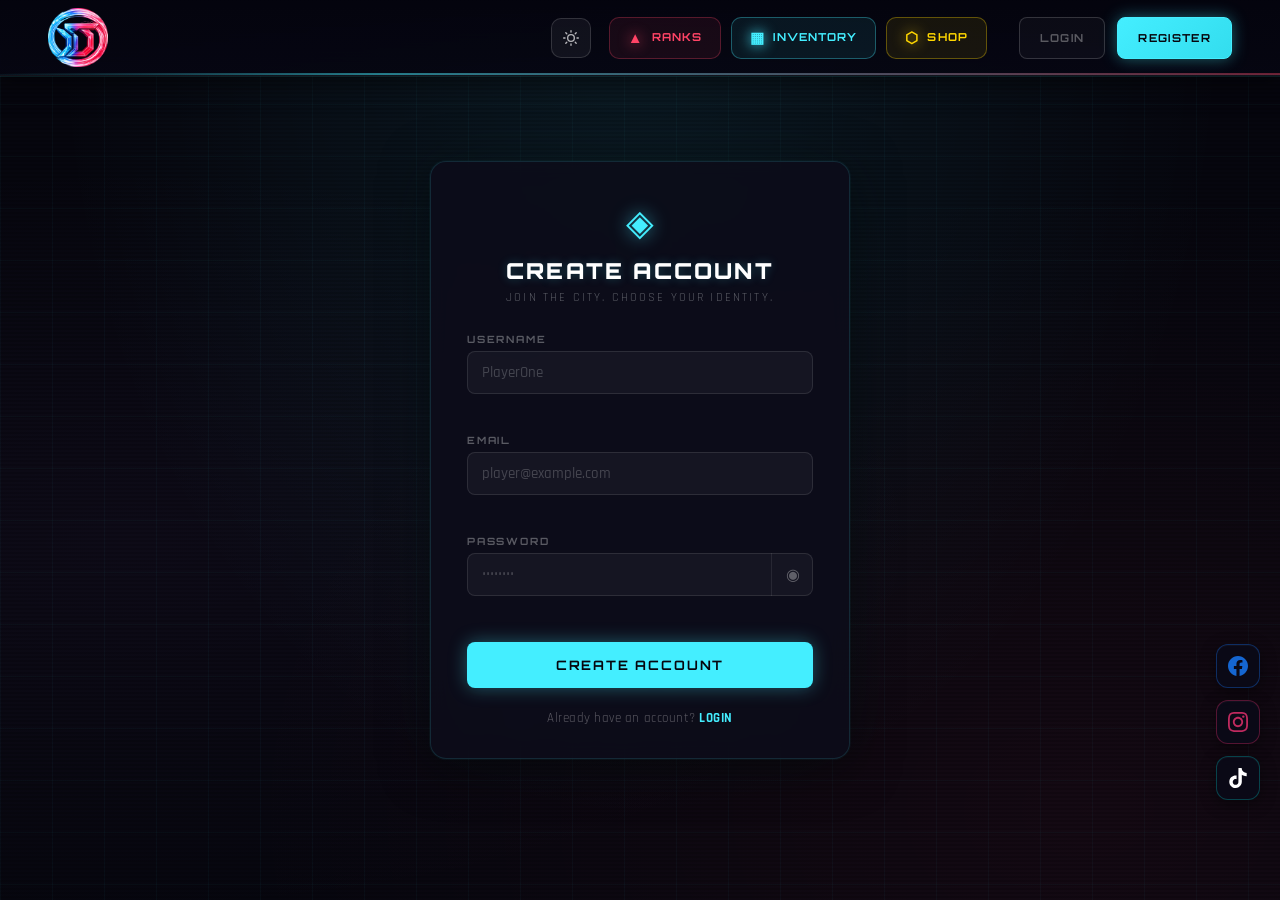
<file: register.html>
<!DOCTYPE html>
<html lang="en">
<head>
  <meta charset="UTF-8">
  <meta name="viewport" content="width=device-width, initial-scale=1.0">
  <title>DASH DREAD — Register</title>
  <link rel="icon" type="image/png" href="/images/logo.png">
  <link rel="apple-touch-icon" href="/images/logo.png">
  <link rel="stylesheet" href="css/style.css">
  <link rel="stylesheet" href="css/social.css">
  <script>try{if(localStorage.getItem('nc_theme')==='light')document.documentElement.setAttribute('data-theme','light');}catch(e){}</script>
</head>
<body class="select-screen auth-screen">
  <div class="bg-grid"></div>
  <div class="scanlines"></div>

  <!-- ── Site Navbar ───────────────────────────────────────── -->
  <nav class="site-nav">
    <a href="index.html" class="site-nav__logo"><img src="images/logo.png" alt="DASH DREAD" class="site-nav__logo-img"></a>
    <div id="siteNav" class="site-nav__controls"></div>
  </nav>

  <!-- ── Auth Card ─────────────────────────────────────────── -->
  <div class="auth-wrap">
    <div class="auth-card">

      <div class="auth-card__header">
        <div class="auth-card__icon">◈</div>
        <h2 class="auth-card__title">CREATE ACCOUNT</h2>
        <p class="auth-card__sub">Join the city. Choose your identity.</p>
      </div>

      <!-- Success / error banner -->
      <div id="authBanner" class="auth-banner" aria-live="polite" hidden></div>

      <form id="registerForm" class="auth-form" novalidate>

        <div class="auth-field">
          <label class="auth-label" for="regName">USERNAME</label>
          <input class="auth-input" type="text" id="regName" name="name"
                 placeholder="PlayerOne" autocomplete="username" required>
          <span class="auth-field-err" id="errName"></span>
        </div>

        <div class="auth-field">
          <label class="auth-label" for="regEmail">EMAIL</label>
          <input class="auth-input" type="email" id="regEmail" name="email"
                 placeholder="player@example.com" autocomplete="email" required>
          <span class="auth-field-err" id="errEmail"></span>
        </div>

        <div class="auth-field">
          <label class="auth-label" for="regPassword">PASSWORD</label>
          <div class="auth-input-wrap">
            <input class="auth-input" type="password" id="regPassword" name="password"
                   placeholder="••••••••" autocomplete="new-password" required minlength="6">
            <button type="button" class="auth-toggle-pw" aria-label="Toggle password" data-target="regPassword">◉</button>
          </div>
          <span class="auth-field-err" id="errPassword"></span>
        </div>

        <button type="submit" class="auth-submit" id="regSubmit">
          <span id="regBtnText">CREATE ACCOUNT</span>
          <span id="regBtnSpinner" class="auth-spinner" hidden></span>
        </button>

      </form>

      <p class="auth-switch">
        Already have an account? <a href="login.html" class="auth-link">LOGIN</a>
      </p>

    </div>
  </div>

  <script src="js/auth.js"></script>
  <script>
    Auth.mountNavbar();

    /* ── Password visibility toggle ──────────────────────── */
    document.querySelectorAll('.auth-toggle-pw').forEach(btn => {
      btn.addEventListener('click', () => {
        const input = document.getElementById(btn.dataset.target);
        input.type = input.type === 'password' ? 'text' : 'password';
        btn.textContent = input.type === 'password' ? '◉' : '◎';
      });
    });

    /* ── Form validation helpers ─────────────────────────── */
    function setFieldError(id, msg) {
      const el = document.getElementById(id);
      if (el) el.textContent = msg;
    }
    function clearFieldErrors() {
      ['errName', 'errEmail', 'errPassword'].forEach(id => setFieldError(id, ''));
    }
    function showBanner(msg, isError = true) {
      const b = document.getElementById('authBanner');
      b.textContent = msg;
      b.className = `auth-banner ${isError ? 'auth-banner--error' : 'auth-banner--success'}`;
      b.hidden = false;
    }

    /* ── Submit ──────────────────────────────────────────── */
    document.getElementById('registerForm').addEventListener('submit', async e => {
      e.preventDefault();
      clearFieldErrors();

      const name     = document.getElementById('regName').value.trim();
      const email    = document.getElementById('regEmail').value.trim();
      const password = document.getElementById('regPassword').value;

      // Client-side validation
      let valid = true;
      if (!name)               { setFieldError('errName',     'Username is required.'); valid = false; }
      if (!email)              { setFieldError('errEmail',    'Email is required.');    valid = false; }
      if (password.length < 6) { setFieldError('errPassword', 'Min 6 characters.');    valid = false; }
      if (!valid) return;

      const btn     = document.getElementById('regSubmit');
      const btnText = document.getElementById('regBtnText');
      const spinner = document.getElementById('regBtnSpinner');

      btn.disabled  = true;
      btnText.hidden  = true;
      spinner.hidden  = false;

      try {
        await Auth.register({ name, email, password });
        // Show success, then navigate to login after a short delay
        spinner.hidden = true;
        btnText.hidden = false;
        btnText.textContent = '✓ REGISTERED';
        btn.style.background = 'var(--green)';
        showBanner('Account created! Redirecting to login…', false);
        setTimeout(() => { window.location.href = 'login.html?registered=1'; }, 1600);
      } catch (err) {
        showBanner(err.message || 'Registration failed. Please try again.');
        btn.disabled    = false;
        btnText.hidden  = false;
        spinner.hidden  = true;
      }
    });
  </script>
  <script src="js/social-icons.js"></script>
</body>
</html>
</file>
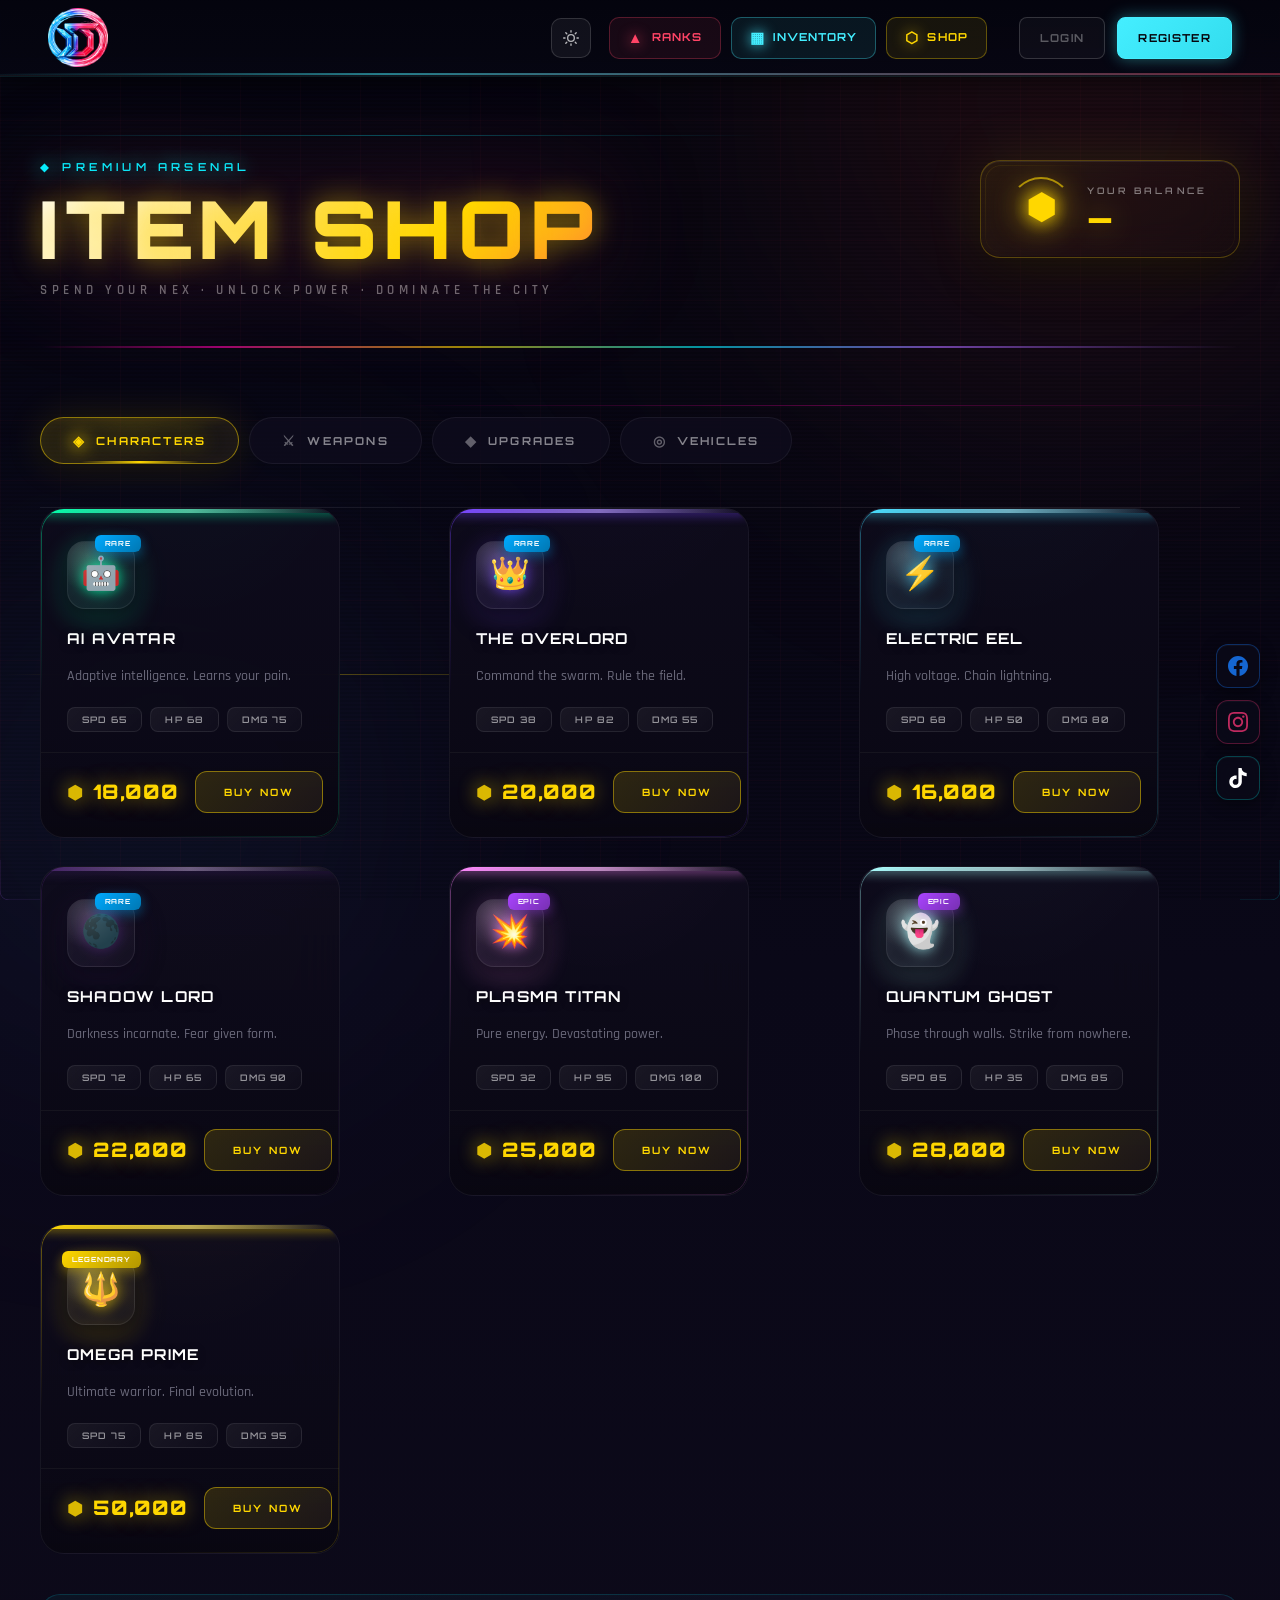
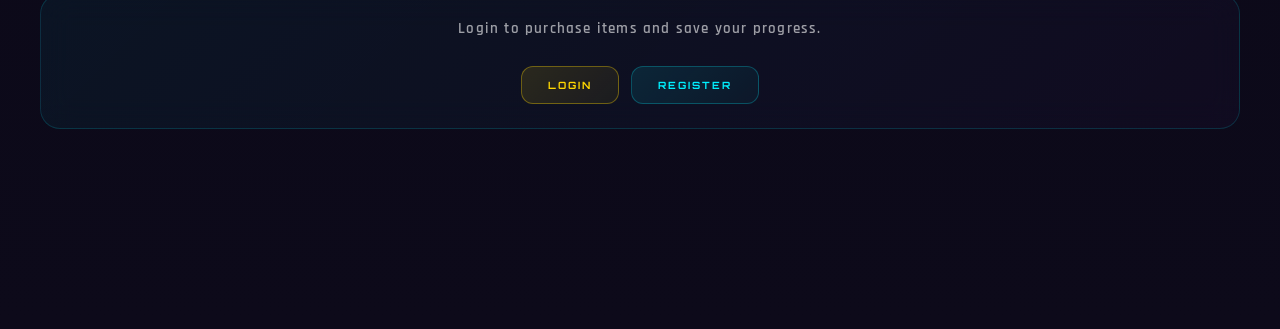
<file: shop.html>
<!DOCTYPE html>
<html lang="en">
<head>
  <meta charset="UTF-8">
  <meta name="viewport" content="width=device-width, initial-scale=1.0">
  <title>DASH DREAD — Item Shop</title>
  <link rel="icon" type="image/png" href="/images/logo.png">
  <link rel="apple-touch-icon" href="/images/logo.png">
  <link rel="stylesheet" href="css/style.css">
  <link rel="stylesheet" href="css/social.css">
  <script>try{if(localStorage.getItem('nc_theme')==='light')document.documentElement.setAttribute('data-theme','light');}catch(e){}</script>
  <style>
  /* ═══════════════════════════════════════════════════════════
     ITEM SHOP — AAA Cyberpunk Premium UI
     Next-Gen Gaming Interface Design
  ═══════════════════════════════════════════════════════════ */

  :root {
    --shop-gold: #FFD700;
    --shop-gold-dim: rgba(255,215,0,0.15);
    --shop-cyan: #00F0FF;
    --shop-magenta: #FF00AA;
    --shop-purple: #AA66FF;
    --shop-orange: #FF6600;
    --shop-surface: rgba(8,6,18,0.92);
    --shop-glass: rgba(15,12,30,0.75);
    --shop-border: rgba(255,255,255,0.06);
    --shop-glow: 0 0 80px rgba(255,68,102,0.08);
    /* Rarity colors */
    --rarity-common: #8899AA;
    --rarity-rare: #00AAFF;
    --rarity-epic: #AA44FF;
    --rarity-legendary: #FFD700;
  }

  /* ══════════════════════════════════════════════════════════
     ANIMATED BACKGROUND ELEMENTS
  ══════════════════════════════════════════════════════════ */

  .shop-page {
    position: relative;
    overflow: hidden;
    background: linear-gradient(180deg, #050510 0%, #0a0818 50%, #0d0a1a 100%);
  }

  /* Animated grid overlay */
  .shop-page .bg-grid {
    position: fixed;
    inset: 0;
    background-image:
      linear-gradient(rgba(255,68,102,0.03) 1px, transparent 1px),
      linear-gradient(90deg, rgba(255,68,102,0.03) 1px, transparent 1px);
    background-size: 60px 60px;
    animation: grid-scroll 40s linear infinite;
    pointer-events: none;
    z-index: 0;
  }
  @keyframes grid-scroll {
    0% { transform: translate(0, 0); }
    100% { transform: translate(60px, 60px); }
  }

  /* Premium ambient orbs */
  .shop-page::before,
  .shop-page::after {
    content: '';
    position: fixed;
    border-radius: 50%;
    pointer-events: none;
    z-index: 0;
    filter: blur(140px);
    will-change: transform;
  }
  .shop-page::before {
    width: 800px; height: 800px;
    top: -300px; right: -200px;
    background: radial-gradient(circle, rgba(255,68,102,0.18) 0%, rgba(255,100,0,0.08) 40%, transparent 70%);
    animation: shop-orb-a 25s ease-in-out infinite alternate;
  }
  .shop-page::after {
    width: 600px; height: 600px;
    bottom: -200px; left: -150px;
    background: radial-gradient(circle, rgba(0,240,255,0.12) 0%, rgba(170,100,255,0.06) 50%, transparent 70%);
    animation: shop-orb-b 30s ease-in-out infinite alternate;
  }
  @keyframes shop-orb-a {
    0% { transform: translate(0,0) scale(1) rotate(0deg); opacity: 0.8; }
    50% { transform: translate(-60px,80px) scale(1.15) rotate(5deg); opacity: 1; }
    100% { transform: translate(-100px,40px) scale(1.1) rotate(-3deg); opacity: 0.9; }
  }
  @keyframes shop-orb-b {
    0% { transform: translate(0,0) scale(1) rotate(0deg); opacity: 0.7; }
    50% { transform: translate(80px,-60px) scale(1.2) rotate(-5deg); opacity: 1; }
    100% { transform: translate(40px,-100px) scale(1.05) rotate(3deg); opacity: 0.85; }
  }

  /* Floating particles */
  .shop-particles {
    position: fixed;
    inset: 0;
    pointer-events: none;
    z-index: 1;
    overflow: hidden;
  }
  .shop-particle {
    position: absolute;
    width: 2px;
    height: 2px;
    background: var(--shop-cyan);
    border-radius: 50%;
    box-shadow: 0 0 6px var(--shop-cyan), 0 0 12px var(--shop-cyan);
    animation: particle-float 15s linear infinite;
    opacity: 0;
  }
  .shop-particle:nth-child(1) { left: 10%; animation-delay: 0s; animation-duration: 18s; }
  .shop-particle:nth-child(2) { left: 25%; animation-delay: 3s; animation-duration: 22s; }
  .shop-particle:nth-child(3) { left: 40%; animation-delay: 6s; animation-duration: 16s; }
  .shop-particle:nth-child(4) { left: 55%; animation-delay: 9s; animation-duration: 20s; }
  .shop-particle:nth-child(5) { left: 70%; animation-delay: 2s; animation-duration: 24s; }
  .shop-particle:nth-child(6) { left: 85%; animation-delay: 5s; animation-duration: 19s; }
  .shop-particle:nth-child(7) { left: 15%; animation-delay: 8s; animation-duration: 21s; background: var(--shop-magenta); box-shadow: 0 0 6px var(--shop-magenta); }
  .shop-particle:nth-child(8) { left: 60%; animation-delay: 11s; animation-duration: 17s; background: var(--shop-gold); box-shadow: 0 0 6px var(--shop-gold); }

  @keyframes particle-float {
    0% { transform: translateY(100vh) scale(0); opacity: 0; }
    10% { opacity: 0.8; transform: translateY(80vh) scale(1); }
    90% { opacity: 0.6; }
    100% { transform: translateY(-10vh) scale(0.5); opacity: 0; }
  }

  /* HUD corner accents */
  .shop-hud-corner {
    position: fixed;
    width: 120px;
    height: 120px;
    pointer-events: none;
    z-index: 2;
    opacity: 0.4;
  }
  .shop-hud-corner--tl { top: 0; left: 0; }
  .shop-hud-corner--tr { top: 0; right: 0; transform: scaleX(-1); }
  .shop-hud-corner--bl { bottom: 0; left: 0; transform: scaleY(-1); }
  .shop-hud-corner--br { bottom: 0; right: 0; transform: scale(-1); }
  .shop-hud-corner svg {
    width: 100%;
    height: 100%;
  }

  /* Energy lines */
  .shop-energy-line {
    position: fixed;
    height: 1px;
    background: linear-gradient(90deg, transparent, var(--shop-cyan), transparent);
    pointer-events: none;
    z-index: 1;
    opacity: 0.3;
    animation: energy-pulse 4s ease-in-out infinite;
  }
  .shop-energy-line--1 { top: 15%; left: 0; right: 40%; animation-delay: 0s; }
  .shop-energy-line--2 { top: 45%; left: 30%; right: 0; animation-delay: 1.5s; background: linear-gradient(90deg, transparent, var(--shop-magenta), transparent); }
  .shop-energy-line--3 { bottom: 25%; left: 0; right: 50%; animation-delay: 3s; background: linear-gradient(90deg, transparent, var(--shop-gold), transparent); }

  @keyframes energy-pulse {
    0%, 100% { opacity: 0.15; transform: scaleX(0.9); }
    50% { opacity: 0.4; transform: scaleX(1); }
  }

  /* ══════════════════════════════════════════════════════════
     PAGE WRAPPER
  ══════════════════════════════════════════════════════════ */
  .shop-wrap {
    position: relative;
    z-index: 10;
    width: 100%;
    max-width: 1400px;
    margin: 0 auto;
    padding: 0 40px 140px;
  }

  /* ══════════════════════════════════════════════════════════
     CINEMATIC HEADER
  ══════════════════════════════════════════════════════════ */
  .shop-header {
    position: relative;
    display: flex;
    align-items: flex-start;
    justify-content: space-between;
    padding: 80px 0 50px;
    gap: 32px;
  }

  /* Gradient divider line */
  .shop-header::after {
    content: '';
    position: absolute;
    bottom: 0; left: 0; right: 0;
    height: 2px;
    background: linear-gradient(90deg,
      transparent 0%,
      var(--shop-magenta) 15%,
      var(--shop-gold) 35%,
      var(--shop-cyan) 55%,
      var(--shop-purple) 75%,
      transparent 100%);
    opacity: 0.6;
    animation: header-line-glow 3s ease-in-out infinite alternate;
  }
  @keyframes header-line-glow {
    0% { opacity: 0.4; filter: blur(0px); }
    100% { opacity: 0.7; filter: blur(1px); }
  }

  .shop-title {
    display: flex;
    flex-direction: column;
    gap: 16px;
  }

  /* Eyebrow label */
  .shop-title__eyebrow {
    display: flex;
    align-items: center;
    gap: 10px;
    font-family: 'Orbitron', sans-serif;
    font-size: 11px;
    font-weight: 600;
    letter-spacing: 0.4em;
    color: var(--shop-cyan);
    text-shadow: 0 0 20px var(--shop-cyan);
    text-transform: uppercase;
  }
  .shop-title__eyebrow-icon {
    animation: icon-pulse 2s ease-in-out infinite;
  }
  @keyframes icon-pulse {
    0%, 100% { opacity: 1; transform: scale(1); }
    50% { opacity: 0.6; transform: scale(0.9); }
  }

  /* Main title - cinematic gradient */
  .shop-title__main {
    font-family: 'Orbitron', sans-serif;
    font-size: clamp(42px, 7vw, 80px);
    font-weight: 900;
    letter-spacing: 0.08em;
    line-height: 0.95;
    background: linear-gradient(135deg,
      #ffffff 0%,
      #FFE066 20%,
      #FFD700 35%,
      #FF6644 55%,
      #FF4466 70%,
      #CC66FF 85%,
      #AA88FF 100%);
    background-size: 200% 200%;
    -webkit-background-clip: text;
    -webkit-text-fill-color: transparent;
    background-clip: text;
    filter: drop-shadow(0 0 60px rgba(255,68,102,0.35));
    animation: title-gradient 8s ease-in-out infinite;
  }
  @keyframes title-gradient {
    0%, 100% { background-position: 0% 50%; }
    50% { background-position: 100% 50%; }
  }

  .shop-title__sub {
    font-family: 'Rajdhani', sans-serif;
    font-size: 13px;
    font-weight: 600;
    letter-spacing: 0.35em;
    color: rgba(255,255,255,0.4);
    text-transform: uppercase;
  }

  /* ══════════════════════════════════════════════════════════
     PREMIUM BALANCE CARD
  ══════════════════════════════════════════════════════════ */
  .shop-balance {
    position: relative;
    display: flex;
    align-items: center;
    gap: 18px;
    padding: 20px 32px;
    background:
      linear-gradient(135deg, rgba(255,215,0,0.08) 0%, rgba(255,150,50,0.04) 50%, rgba(255,215,0,0.02) 100%);
    border: 1px solid rgba(255,215,0,0.25);
    border-radius: 20px;
    box-shadow:
      0 0 60px rgba(255,215,0,0.1),
      0 20px 40px rgba(0,0,0,0.4),
      inset 0 1px 0 rgba(255,255,255,0.08),
      inset 0 -1px 0 rgba(0,0,0,0.2);
    backdrop-filter: blur(20px);
    -webkit-backdrop-filter: blur(20px);
    flex-shrink: 0;
    overflow: hidden;
    transition: all 0.4s cubic-bezier(0.4, 0, 0.2, 1);
  }

  /* Holographic shimmer */
  .shop-balance::before {
    content: '';
    position: absolute;
    top: -50%; left: -100%;
    width: 60%; height: 200%;
    background: linear-gradient(105deg, transparent, rgba(255,215,0,0.12), rgba(255,255,255,0.08), transparent);
    animation: balance-sweep 6s ease-in-out infinite;
    pointer-events: none;
  }
  @keyframes balance-sweep {
    0%, 35% { left: -100%; }
    65%, 100% { left: 200%; }
  }

  /* Corner accents */
  .shop-balance::after {
    content: '';
    position: absolute;
    inset: 4px;
    border: 1px solid transparent;
    border-radius: 16px;
    background: linear-gradient(135deg, rgba(255,215,0,0.1), transparent, transparent, rgba(255,215,0,0.05)) border-box;
    -webkit-mask: linear-gradient(#fff 0 0) padding-box, linear-gradient(#fff 0 0);
    -webkit-mask-composite: destination-out;
    mask-composite: exclude;
    pointer-events: none;
  }

  .shop-balance:hover {
    border-color: rgba(255,215,0,0.5);
    box-shadow:
      0 0 100px rgba(255,215,0,0.18),
      0 25px 50px rgba(0,0,0,0.5),
      inset 0 1px 0 rgba(255,255,255,0.12);
    transform: translateY(-2px);
  }

  .shop-balance__icon-wrap {
    position: relative;
    width: 56px;
    height: 56px;
    display: flex;
    align-items: center;
    justify-content: center;
    background: radial-gradient(circle, rgba(255,215,0,0.15) 0%, transparent 70%);
    border-radius: 50%;
  }

  .shop-balance__icon {
    font-size: 36px;
    color: var(--shop-gold);
    filter: drop-shadow(0 0 16px rgba(255,215,0,0.9));
    animation: nex-pulse 3s ease-in-out infinite;
    line-height: 1;
  }
  @keyframes nex-pulse {
    0%, 100% { filter: drop-shadow(0 0 12px rgba(255,215,0,0.8)); transform: scale(1); }
    50% { filter: drop-shadow(0 0 28px rgba(255,215,0,1)); transform: scale(1.05); }
  }

  /* Rotating ring around icon */
  .shop-balance__icon-ring {
    position: absolute;
    inset: -4px;
    border: 2px solid transparent;
    border-top-color: rgba(255,215,0,0.6);
    border-radius: 50%;
    animation: ring-rotate 3s linear infinite;
  }
  @keyframes ring-rotate {
    to { transform: rotate(360deg); }
  }

  .shop-balance__body {
    display: flex;
    flex-direction: column;
    gap: 6px;
  }

  .shop-balance__label {
    font-family: 'Orbitron', sans-serif;
    font-size: 9px;
    font-weight: 600;
    letter-spacing: 0.35em;
    color: rgba(255,255,255,0.45);
    text-transform: uppercase;
  }

  .shop-balance__value {
    font-family: 'Orbitron', sans-serif;
    font-size: 32px;
    font-weight: 900;
    color: var(--shop-gold);
    letter-spacing: 0.04em;
    line-height: 1;
    text-shadow: 0 0 30px rgba(255,215,0,0.6);
  }

  /* ══════════════════════════════════════════════════════════
     NOTIFICATION BANNER (Replaces Error Box)
  ══════════════════════════════════════════════════════════ */
  .shop-notification {
    position: relative;
    display: flex;
    align-items: center;
    gap: 16px;
    margin: 0 0 32px;
    padding: 18px 28px;
    background:
      linear-gradient(135deg, rgba(255,68,102,0.06) 0%, rgba(255,100,50,0.03) 100%);
    border: 1px solid rgba(255,68,102,0.25);
    border-radius: 16px;
    backdrop-filter: blur(16px);
    -webkit-backdrop-filter: blur(16px);
    overflow: hidden;
    animation: notification-slide-in 0.4s cubic-bezier(0.4, 0, 0.2, 1);
  }
  @keyframes notification-slide-in {
    from { opacity: 0; transform: translateY(-10px); }
    to { opacity: 1; transform: translateY(0); }
  }

  /* Animated border glow */
  .shop-notification::before {
    content: '';
    position: absolute;
    inset: 0;
    border-radius: inherit;
    padding: 1px;
    background: linear-gradient(90deg, var(--shop-magenta), var(--shop-orange), var(--shop-magenta));
    background-size: 200% 100%;
    -webkit-mask: linear-gradient(#fff 0 0) content-box, linear-gradient(#fff 0 0);
    -webkit-mask-composite: destination-out;
    mask-composite: exclude;
    animation: border-glow 3s linear infinite;
    opacity: 0.5;
  }
  @keyframes border-glow {
    0% { background-position: 0% 50%; }
    100% { background-position: 200% 50%; }
  }

  .shop-notification__icon {
    width: 44px;
    height: 44px;
    display: flex;
    align-items: center;
    justify-content: center;
    background: rgba(255,68,102,0.1);
    border: 1px solid rgba(255,68,102,0.3);
    border-radius: 12px;
    font-size: 20px;
    flex-shrink: 0;
    animation: icon-pulse 2s ease-in-out infinite;
  }

  .shop-notification__content {
    flex: 1;
    display: flex;
    flex-direction: column;
    gap: 4px;
  }

  .shop-notification__title {
    font-family: 'Orbitron', sans-serif;
    font-size: 11px;
    font-weight: 700;
    letter-spacing: 0.15em;
    color: var(--pink);
    text-transform: uppercase;
  }

  .shop-notification__msg {
    font-family: 'Rajdhani', sans-serif;
    font-size: 14px;
    font-weight: 600;
    color: rgba(255,136,153,0.9);
    letter-spacing: 0.04em;
  }

  .shop-notification__btn {
    position: relative;
    padding: 12px 28px;
    background: linear-gradient(135deg, rgba(255,68,102,0.12) 0%, rgba(255,68,102,0.06) 100%);
    border: 1px solid rgba(255,68,102,0.4);
    border-radius: 10px;
    color: var(--pink);
    font-family: 'Orbitron', sans-serif;
    font-size: 10px;
    font-weight: 700;
    letter-spacing: 0.2em;
    cursor: pointer;
    transition: all 0.25s ease;
    overflow: hidden;
  }
  .shop-notification__btn::before {
    content: '';
    position: absolute;
    inset: 0;
    background: linear-gradient(135deg, transparent, rgba(255,68,102,0.15), transparent);
    opacity: 0;
    transition: opacity 0.25s;
  }
  .shop-notification__btn:hover {
    background: linear-gradient(135deg, rgba(255,68,102,0.2) 0%, rgba(255,68,102,0.1) 100%);
    border-color: rgba(255,68,102,0.7);
    box-shadow: 0 0 30px rgba(255,68,102,0.2);
    transform: translateY(-1px);
  }
  .shop-notification__btn:hover::before { opacity: 1; }

  /* ══════════════════════════════════════════════════════════
     PREMIUM TABS
  ══════════════════════════════════════════════════════════ */
  .shop-tabs {
    display: flex;
    gap: 10px;
    padding: 40px 0 44px;
    flex-wrap: wrap;
  }

  .shop-tab {
    position: relative;
    display: flex;
    align-items: center;
    gap: 10px;
    padding: 14px 32px;
    background: var(--shop-glass);
    border: 1px solid var(--shop-border);
    border-radius: 100px;
    font-family: 'Orbitron', sans-serif;
    font-size: 11px;
    font-weight: 700;
    letter-spacing: 0.2em;
    color: rgba(255,255,255,0.5);
    cursor: pointer;
    overflow: hidden;
    transition: all 0.3s cubic-bezier(0.4, 0, 0.2, 1);
    white-space: nowrap;
    text-transform: uppercase;
  }

  .shop-tab__icon {
    font-size: 14px;
    opacity: 0.7;
    transition: all 0.3s ease;
  }

  /* Gradient overlay */
  .shop-tab::before {
    content: '';
    position: absolute;
    inset: 0;
    border-radius: inherit;
    background: radial-gradient(ellipse 80% 100% at 50% -30%, rgba(255,215,0,0.2), transparent 70%);
    opacity: 0;
    transition: opacity 0.3s;
    pointer-events: none;
  }

  /* Bottom accent line */
  .shop-tab::after {
    content: '';
    position: absolute;
    bottom: 0;
    left: 50%;
    transform: translateX(-50%) scaleX(0);
    width: 60%;
    height: 2px;
    background: linear-gradient(90deg, transparent, var(--shop-gold), transparent);
    transition: transform 0.3s ease;
  }

  .shop-tab:hover {
    color: rgba(255,255,255,0.85);
    border-color: rgba(255,255,255,0.15);
    background: rgba(255,255,255,0.05);
    transform: translateY(-2px);
  }
  .shop-tab:hover::before { opacity: 0.5; }
  .shop-tab:hover .shop-tab__icon { opacity: 1; transform: scale(1.1); }

  .shop-tab.active {
    background: linear-gradient(135deg, rgba(255,215,0,0.12) 0%, rgba(255,200,100,0.06) 100%);
    border-color: rgba(255,215,0,0.5);
    color: var(--shop-gold);
    text-shadow: 0 0 20px rgba(255,215,0,0.6);
    box-shadow:
      0 0 40px rgba(255,215,0,0.12),
      0 8px 24px rgba(0,0,0,0.3),
      inset 0 0 30px rgba(255,215,0,0.05);
  }
  .shop-tab.active::before { opacity: 1; }
  .shop-tab.active::after { transform: translateX(-50%) scaleX(1); }
  .shop-tab.active .shop-tab__icon {
    opacity: 1;
    filter: drop-shadow(0 0 8px var(--shop-gold));
  }

  /* ══════════════════════════════════════════════════════════
     ITEM GRID
  ══════════════════════════════════════════════════════════ */
  .shop-grid {
    display: grid;
    grid-template-columns: repeat(auto-fill, minmax(300px, 1fr));
    gap: 28px;
    list-style: none;
    padding: 0;
    margin: 0;
  }

  /* ══════════════════════════════════════════════════════════
     LEGENDARY ITEM CARDS
  ══════════════════════════════════════════════════════════ */
  .shop-card {
    --card-rarity: var(--rarity-rare);
    position: relative;
    display: flex;
    flex-direction: column;
    background:
      linear-gradient(180deg, rgba(15,12,28,0.9) 0%, rgba(10,8,20,0.95) 100%);
    border: 1px solid rgba(255,255,255,0.05);
    border-radius: 24px;
    overflow: hidden;
    backdrop-filter: blur(24px);
    -webkit-backdrop-filter: blur(24px);
    transition: all 0.4s cubic-bezier(0.4, 0, 0.2, 1);
    animation: card-appear 0.6s cubic-bezier(0.4, 0, 0.2, 1) both;
  }

  @keyframes card-appear {
    from { opacity: 0; transform: translateY(30px) scale(0.95); }
    to { opacity: 1; transform: translateY(0) scale(1); }
  }

  /* Staggered animation delays */
  .shop-card:nth-child(1)  { animation-delay:  0ms }
  .shop-card:nth-child(2)  { animation-delay: 60ms }
  .shop-card:nth-child(3)  { animation-delay: 120ms }
  .shop-card:nth-child(4)  { animation-delay: 180ms }
  .shop-card:nth-child(5)  { animation-delay: 240ms }
  .shop-card:nth-child(6)  { animation-delay: 300ms }
  .shop-card:nth-child(7)  { animation-delay: 360ms }
  .shop-card:nth-child(8)  { animation-delay: 420ms }

  /* Animated holographic border */
  .shop-card::before {
    content: '';
    position: absolute;
    inset: 0;
    border-radius: inherit;
    padding: 1px;
    background: linear-gradient(135deg,
      var(--card-color, #FFD700) 0%,
      transparent 30%,
      transparent 70%,
      color-mix(in srgb, var(--card-color, #FFD700) 50%, transparent) 100%);
    -webkit-mask: linear-gradient(#fff 0 0) content-box, linear-gradient(#fff 0 0);
    -webkit-mask-composite: destination-out;
    mask-composite: exclude;
    opacity: 0.4;
    transition: opacity 0.3s;
  }

  /* Holographic shimmer sweep */
  .shop-card::after {
    content: '';
    position: absolute;
    top: 0; left: -100%;
    width: 60%; height: 100%;
    background: linear-gradient(105deg, transparent, rgba(255,255,255,0.04), rgba(255,255,255,0.08), transparent);
    pointer-events: none;
    z-index: 2;
    transform: skewX(-15deg);
  }

  .shop-card:hover {
    transform: translateY(-8px) scale(1.01);
    border-color: rgba(255,255,255,0.12);
    box-shadow:
      0 30px 80px rgba(0,0,0,0.5),
      0 0 0 1px rgba(255,255,255,0.05),
      0 0 60px color-mix(in srgb, var(--card-color, #FFD700) 15%, transparent);
  }
  .shop-card:hover::before { opacity: 0.7; }
  .shop-card:hover::after { animation: card-sweep 0.7s ease forwards; }

  @keyframes card-sweep {
    from { left: -100%; }
    to { left: 200%; }
  }

  /* Owned state */
  .shop-card.owned {
    --card-color: #44FF88;
    background: linear-gradient(180deg, rgba(12,25,18,0.9) 0%, rgba(8,20,14,0.95) 100%);
  }

  /* ── Rarity accent bar ─────────────────────────────────── */
  .shop-card__accent {
    position: relative;
    height: 4px;
    background: linear-gradient(90deg,
      var(--card-color, #FFD700) 0%,
      color-mix(in srgb, var(--card-color, #FFD700) 60%, transparent) 50%,
      transparent 100%);
    flex-shrink: 0;
  }
  .shop-card__accent::after {
    content: '';
    position: absolute;
    inset: 0;
    background: linear-gradient(90deg, transparent, rgba(255,255,255,0.3), transparent);
    animation: accent-shimmer 3s ease-in-out infinite;
  }
  @keyframes accent-shimmer {
    0%, 100% { transform: translateX(-100%); }
    50% { transform: translateX(100%); }
  }

  /* ── Card inner glow background ─────────────────────────── */
  .shop-card__glow {
    position: absolute;
    top: -50%;
    left: -25%;
    width: 150%;
    height: 100%;
    background: radial-gradient(ellipse at 50% 0%,
      color-mix(in srgb, var(--card-color, #FFD700) 8%, transparent) 0%,
      transparent 60%);
    pointer-events: none;
    transition: opacity 0.3s;
    opacity: 0.5;
  }
  .shop-card:hover .shop-card__glow { opacity: 1; }

  /* ── Card body ─────────────────────────────────────────── */
  .shop-card__body {
    position: relative;
    display: flex;
    flex-direction: column;
    gap: 16px;
    padding: 28px 26px 20px;
    flex: 1;
    z-index: 1;
  }

  /* ── Icon container ─────────────────────────────────────── */
  .shop-card__icon-wrap {
    position: relative;
    width: 68px;
    height: 68px;
    display: flex;
    align-items: center;
    justify-content: center;
    margin-bottom: 4px;
  }

  .shop-card__icon {
    width: 68px;
    height: 68px;
    border-radius: 18px;
    display: flex;
    align-items: center;
    justify-content: center;
    font-size: 32px;
    background:
      linear-gradient(135deg, rgba(255,255,255,0.06) 0%, rgba(255,255,255,0.02) 100%);
    border: 1px solid rgba(255,255,255,0.08);
    position: relative;
    overflow: hidden;
    transition: all 0.35s ease;
    box-shadow: 0 8px 24px rgba(0,0,0,0.3);
  }

  /* Icon inner glow */
  .shop-card__icon::before {
    content: '';
    position: absolute;
    inset: 0;
    background: radial-gradient(circle at 30% 20%,
      rgba(255,255,255,0.15) 0%,
      transparent 50%);
    pointer-events: none;
  }

  /* Icon holographic effect */
  .shop-card__icon::after {
    content: '';
    position: absolute;
    inset: 0;
    background: linear-gradient(135deg,
      color-mix(in srgb, var(--card-color, #FFD700) 10%, transparent) 0%,
      transparent 50%);
    opacity: 0;
    transition: opacity 0.3s;
  }

  .shop-card:hover .shop-card__icon {
    border-color: color-mix(in srgb, var(--card-color, #FFD700) 40%, transparent);
    box-shadow:
      0 12px 32px rgba(0,0,0,0.4),
      0 0 30px color-mix(in srgb, var(--card-color, #FFD700) 20%, transparent);
    transform: scale(1.05);
  }
  .shop-card:hover .shop-card__icon::after { opacity: 1; }

  /* ── Rarity badge ───────────────────────────────────────── */
  .shop-card__rarity {
    position: absolute;
    top: -6px;
    right: -6px;
    padding: 4px 10px;
    background: linear-gradient(135deg, var(--card-rarity) 0%, color-mix(in srgb, var(--card-rarity) 70%, #000) 100%);
    border-radius: 6px;
    font-family: 'Orbitron', sans-serif;
    font-size: 7px;
    font-weight: 700;
    letter-spacing: 0.12em;
    color: #fff;
    text-transform: uppercase;
    box-shadow: 0 4px 12px color-mix(in srgb, var(--card-rarity) 40%, transparent);
  }

  /* ── Name ───────────────────────────────────────────────── */
  .shop-card__name {
    font-family: 'Orbitron', sans-serif;
    font-size: 15px;
    font-weight: 700;
    letter-spacing: 0.08em;
    color: #fff;
    line-height: 1.3;
    text-shadow: 0 2px 8px rgba(0,0,0,0.4);
  }

  /* ── Description ────────────────────────────────────────── */
  .shop-card__desc {
    font-family: 'Rajdhani', sans-serif;
    font-size: 14px;
    font-weight: 500;
    line-height: 1.6;
    color: rgba(200,200,220,0.5);
    flex: 1;
  }

  /* ── Stats badges ───────────────────────────────────────── */
  .shop-card__stats {
    display: flex;
    flex-wrap: wrap;
    gap: 8px;
    margin-top: 4px;
  }

  .shop-card__stat {
    position: relative;
    padding: 6px 14px;
    background: linear-gradient(135deg, rgba(255,255,255,0.06) 0%, rgba(255,255,255,0.02) 100%);
    border: 1px solid rgba(255,255,255,0.08);
    border-radius: 8px;
    font-family: 'Orbitron', sans-serif;
    font-size: 9px;
    font-weight: 600;
    letter-spacing: 0.12em;
    color: rgba(255,255,255,0.55);
    transition: all 0.25s ease;
    overflow: hidden;
  }
  .shop-card__stat::before {
    content: '';
    position: absolute;
    inset: 0;
    background: linear-gradient(135deg, color-mix(in srgb, var(--card-color, #FFD700) 10%, transparent), transparent);
    opacity: 0;
    transition: opacity 0.25s;
  }
  .shop-card:hover .shop-card__stat {
    border-color: rgba(255,255,255,0.15);
    color: rgba(255,255,255,0.75);
  }
  .shop-card:hover .shop-card__stat::before { opacity: 1; }

  /* ── Footer ─────────────────────────────────────────────── */
  .shop-card__footer {
    position: relative;
    display: flex;
    align-items: center;
    justify-content: space-between;
    gap: 16px;
    padding: 18px 26px 24px;
    border-top: 1px solid rgba(255,255,255,0.05);
    background: linear-gradient(180deg, transparent 0%, rgba(0,0,0,0.15) 100%);
    z-index: 1;
  }

  /* ── Price ──────────────────────────────────────────────── */
  .shop-card__price {
    display: flex;
    align-items: center;
    gap: 10px;
  }

  .shop-card__price-icon {
    font-size: 18px;
    color: var(--shop-gold);
    filter: drop-shadow(0 0 10px rgba(255,215,0,0.8));
    animation: price-icon-glow 2s ease-in-out infinite alternate;
  }
  @keyframes price-icon-glow {
    0% { filter: drop-shadow(0 0 8px rgba(255,215,0,0.6)); }
    100% { filter: drop-shadow(0 0 16px rgba(255,215,0,1)); }
  }

  .shop-card__price-value {
    font-family: 'Orbitron', sans-serif;
    font-size: 20px;
    font-weight: 900;
    color: var(--shop-gold);
    letter-spacing: 0.04em;
    text-shadow: 0 0 20px rgba(255,215,0,0.5);
  }

  .shop-card__price--free .shop-card__price-value {
    color: #44FF88;
    text-shadow: 0 0 20px rgba(68,255,136,0.5);
  }

  /* ── Buy button ─────────────────────────────────────────── */
  .shop-card__btn {
    position: relative;
    padding: 14px 28px;
    background: linear-gradient(135deg, rgba(255,215,0,0.15) 0%, rgba(255,200,100,0.08) 100%);
    border: 1px solid rgba(255,215,0,0.45);
    border-radius: 12px;
    font-family: 'Orbitron', sans-serif;
    font-size: 10px;
    font-weight: 700;
    letter-spacing: 0.22em;
    color: var(--shop-gold);
    cursor: pointer;
    transition: all 0.3s cubic-bezier(0.4, 0, 0.2, 1);
    white-space: nowrap;
    flex-shrink: 0;
    overflow: hidden;
    box-shadow: 0 0 20px rgba(255,215,0,0.1);
    text-transform: uppercase;
  }

  /* Animated shine effect */
  .shop-card__btn::before {
    content: '';
    position: absolute;
    top: -50%; left: -100%;
    width: 60%; height: 200%;
    background: linear-gradient(105deg, transparent, rgba(255,255,255,0.2), transparent);
    transform: skewX(-15deg);
    pointer-events: none;
  }

  .shop-card__btn::after {
    content: '';
    position: absolute;
    inset: 0;
    background: linear-gradient(135deg, transparent, rgba(255,215,0,0.1), transparent);
    opacity: 0;
    transition: opacity 0.3s;
  }

  .shop-card__btn:hover:not(:disabled) {
    background: linear-gradient(135deg, rgba(255,215,0,0.28) 0%, rgba(255,200,100,0.15) 100%);
    border-color: rgba(255,215,0,0.8);
    color: #FFE84A;
    box-shadow:
      0 0 40px rgba(255,215,0,0.25),
      0 8px 24px rgba(0,0,0,0.3);
    transform: translateY(-2px);
  }
  .shop-card__btn:hover:not(:disabled)::before {
    animation: btn-shine 0.6s ease forwards;
  }
  .shop-card__btn:hover:not(:disabled)::after { opacity: 1; }

  @keyframes btn-shine {
    from { left: -100%; }
    to { left: 200%; }
  }

  .shop-card__btn:active:not(:disabled) {
    transform: translateY(0) scale(0.98);
  }

  .shop-card__btn:disabled {
    cursor: default;
  }

  /* Owned button */
  .shop-card__btn--owned {
    background: linear-gradient(135deg, rgba(68,255,136,0.1) 0%, rgba(68,255,136,0.04) 100%);
    border-color: rgba(68,255,136,0.35);
    color: #44FF88;
    box-shadow: 0 0 16px rgba(68,255,136,0.08);
    font-size: 9px;
  }

  /* Equipped button */
  .shop-card__btn--equipped {
    background: linear-gradient(135deg, rgba(0,240,255,0.1) 0%, rgba(0,240,255,0.04) 100%);
    border-color: rgba(0,240,255,0.4);
    color: var(--shop-cyan);
    box-shadow: 0 0 20px rgba(0,240,255,0.1);
  }

  /* Can't afford */
  .shop-card__btn--cant-afford {
    opacity: 0.35;
    filter: grayscale(0.6);
  }

  /* Loading */
  .shop-card__btn--loading {
    opacity: 0.6;
    cursor: wait;
  }

  /* ══════════════════════════════════════════════════════════
     SKELETON LOADING STATE
  ══════════════════════════════════════════════════════════ */
  .shop-card--skeleton {
    height: 320px;
    background: linear-gradient(180deg, rgba(20,18,35,0.8) 0%, rgba(15,12,28,0.9) 100%);
    border-color: rgba(255,255,255,0.03);
  }
  .shop-card--skeleton::before,
  .shop-card--skeleton::after { display: none; }
  .shop-card--skeleton .shop-card__glow {
    animation: skeleton-pulse 2s ease-in-out infinite;
  }
  @keyframes skeleton-pulse {
    0%, 100% { opacity: 0.3; }
    50% { opacity: 0.6; }
  }

  /* ══════════════════════════════════════════════════════════
     EMPTY STATE
  ══════════════════════════════════════════════════════════ */
  .shop-empty {
    grid-column: 1 / -1;
    display: flex;
    flex-direction: column;
    align-items: center;
    gap: 18px;
    padding: 120px 32px;
    text-align: center;
  }
  .shop-empty__icon {
    font-size: 64px;
    opacity: 0.2;
    animation: empty-float 3s ease-in-out infinite;
  }
  @keyframes empty-float {
    0%, 100% { transform: translateY(0); }
    50% { transform: translateY(-10px); }
  }
  .shop-empty strong {
    font-family: 'Orbitron', sans-serif;
    font-size: 18px;
    font-weight: 700;
    letter-spacing: 0.15em;
    color: var(--text);
  }
  .shop-empty small {
    font-family: 'Rajdhani', sans-serif;
    font-size: 15px;
    letter-spacing: 0.1em;
    color: var(--muted);
  }

  /* ══════════════════════════════════════════════════════════
     LOGIN PROMPT
  ══════════════════════════════════════════════════════════ */
  .shop-login-prompt {
    grid-column: 1 / -1;
    display: flex;
    align-items: center;
    justify-content: space-between;
    gap: 24px;
    padding: 24px 32px;
    margin-top: 12px;
    background: linear-gradient(135deg, rgba(0,240,255,0.05) 0%, rgba(170,100,255,0.03) 100%);
    border: 1px solid rgba(0,240,255,0.15);
    border-radius: 20px;
    backdrop-filter: blur(16px);
    flex-wrap: wrap;
  }
  .shop-login-prompt span {
    font-family: 'Rajdhani', sans-serif;
    font-size: 15px;
    font-weight: 600;
    color: rgba(255,255,255,0.6);
    letter-spacing: 0.08em;
  }
  .shop-login-prompt__links {
    display: flex;
    gap: 12px;
    flex-wrap: wrap;
  }
  .shop-login-prompt__links a {
    padding: 12px 26px;
    border-radius: 12px;
    font-family: 'Orbitron', sans-serif;
    font-size: 10px;
    font-weight: 700;
    letter-spacing: 0.2em;
    text-decoration: none;
    transition: all 0.3s ease;
    text-transform: uppercase;
  }
  .shop-login-prompt__links a:first-child {
    background: linear-gradient(135deg, rgba(255,215,0,0.12) 0%, rgba(255,215,0,0.06) 100%);
    border: 1px solid rgba(255,215,0,0.35);
    color: var(--shop-gold);
  }
  .shop-login-prompt__links a:first-child:hover {
    background: linear-gradient(135deg, rgba(255,215,0,0.22) 0%, rgba(255,215,0,0.12) 100%);
    box-shadow: 0 0 30px rgba(255,215,0,0.2);
    transform: translateY(-2px);
  }
  .shop-login-prompt__links a:last-child {
    background: linear-gradient(135deg, rgba(0,240,255,0.1) 0%, rgba(0,240,255,0.04) 100%);
    border: 1px solid rgba(0,240,255,0.25);
    color: var(--shop-cyan);
  }
  .shop-login-prompt__links a:last-child:hover {
    background: linear-gradient(135deg, rgba(0,240,255,0.18) 0%, rgba(0,240,255,0.08) 100%);
    box-shadow: 0 0 30px rgba(0,240,255,0.15);
    transform: translateY(-2px);
  }

  /* ══════════════════════════════════════════════════════════
     PREMIUM TOAST NOTIFICATIONS
  ══════════════════════════════════════════════════════════ */
  .shop-toast {
    position: fixed;
    bottom: 40px;
    left: 50%;
    transform: translateX(-50%) translateY(20px);
    padding: 16px 36px;
    border-radius: 100px;
    font-family: 'Orbitron', sans-serif;
    font-size: 11px;
    font-weight: 700;
    letter-spacing: 0.18em;
    opacity: 0;
    transition: all 0.35s cubic-bezier(0.4, 0, 0.2, 1);
    z-index: 9999;
    pointer-events: none;
    white-space: nowrap;
    backdrop-filter: blur(24px);
    -webkit-backdrop-filter: blur(24px);
  }

  .shop-toast--visible {
    opacity: 1;
    transform: translateX(-50%) translateY(0);
  }

  .shop-toast--ok {
    background: linear-gradient(135deg, rgba(68,255,136,0.15) 0%, rgba(68,255,136,0.08) 100%);
    border: 1px solid rgba(68,255,136,0.45);
    color: #44FF88;
    box-shadow:
      0 12px 48px rgba(68,255,136,0.2),
      0 0 60px rgba(68,255,136,0.1);
  }

  .shop-toast--err {
    background: linear-gradient(135deg, rgba(255,68,102,0.15) 0%, rgba(255,68,102,0.08) 100%);
    border: 1px solid rgba(255,68,102,0.45);
    color: var(--pink);
    box-shadow:
      0 12px 48px rgba(255,68,102,0.2),
      0 0 60px rgba(255,68,102,0.1);
  }

  /* ══════════════════════════════════════════════════════════
     RESPONSIVE DESIGN
  ══════════════════════════════════════════════════════════ */

  /* ── 1024px — Tablet landscape ──────────────────────────── */
  @media (max-width: 1024px) {
    .shop-wrap { padding: 0 28px 120px; }
    .shop-header { padding: 60px 0 40px; }
    .shop-title__main { font-size: clamp(36px, 6vw, 60px); }
    .shop-grid { grid-template-columns: repeat(auto-fill, minmax(280px, 1fr)); gap: 24px; }
    .shop-hud-corner { width: 80px; height: 80px; opacity: 0.3; }
  }

  /* ── 768px — Tablet portrait ────────────────────────────── */
  @media (max-width: 768px) {
    .shop-wrap { padding: 0 20px 100px; }
    .shop-header {
      flex-direction: column;
      gap: 28px;
      padding: 44px 0 36px;
    }
    .shop-title__eyebrow { font-size: 10px; }
    .shop-title__main { font-size: clamp(32px, 8vw, 48px); }
    .shop-balance {
      align-self: stretch;
      justify-content: space-between;
      padding: 18px 24px;
    }
    .shop-tabs { gap: 8px; padding: 32px 0 36px; }
    .shop-tab { padding: 12px 22px; font-size: 10px; }
    .shop-grid { grid-template-columns: 1fr 1fr; gap: 18px; }
    .shop-card__body { padding: 22px 20px 16px; }
    .shop-card__icon { width: 58px; height: 58px; font-size: 28px; }
    .shop-card__name { font-size: 14px; }
    .shop-card__footer { padding: 16px 20px 20px; }
    .shop-hud-corner { display: none; }
    .shop-energy-line { display: none; }
  }

  /* ── 480px — Mobile ─────────────────────────────────────── */
  @media (max-width: 480px) {
    .shop-wrap { padding: 0 14px 90px; }
    .shop-header { padding: 36px 0 28px; gap: 20px; }
    .shop-title__eyebrow { font-size: 9px; letter-spacing: 0.3em; }
    .shop-title__main { font-size: clamp(28px, 10vw, 40px); }
    .shop-title__sub { font-size: 11px; letter-spacing: 0.25em; }
    .shop-balance {
      padding: 14px 18px;
      gap: 14px;
      border-radius: 16px;
    }
    .shop-balance__icon-wrap { width: 48px; height: 48px; }
    .shop-balance__icon { font-size: 28px; }
    .shop-balance__value { font-size: 26px; }
    .shop-tabs { gap: 6px; padding: 28px 0 30px; }
    .shop-tab {
      padding: 10px 16px;
      font-size: 8px;
      letter-spacing: 0.15em;
    }
    .shop-tab__icon { font-size: 12px; }
    .shop-grid { grid-template-columns: 1fr; gap: 16px; }
    .shop-card { border-radius: 20px; }
    .shop-card__body { padding: 20px 18px 14px; gap: 14px; }
    .shop-card__icon-wrap { width: 56px; height: 56px; }
    .shop-card__icon { width: 56px; height: 56px; font-size: 26px; border-radius: 14px; }
    .shop-card__name { font-size: 13px; }
    .shop-card__desc { font-size: 13px; }
    .shop-card__stat { padding: 5px 11px; font-size: 8px; }
    .shop-card__footer { padding: 14px 18px 18px; }
    .shop-card__price-value { font-size: 18px; }
    .shop-card__btn { padding: 12px 22px; font-size: 9px; }
    .shop-notification { flex-wrap: wrap; padding: 16px 18px; gap: 12px; }
    .shop-notification__btn { width: 100%; text-align: center; }
    .shop-toast {
      font-size: 10px;
      padding: 14px 24px;
      max-width: calc(100vw - 28px);
      white-space: normal;
      text-align: center;
    }
    .shop-particles { display: none; }
  }

  /* ── 360px — Small phone ────────────────────────────────── */
  @media (max-width: 360px) {
    .shop-wrap { padding: 0 10px 80px; }
    .shop-header { padding: 28px 0 22px; gap: 16px; }
    .shop-title__eyebrow { font-size: 8px; }
    .shop-title__main { font-size: clamp(24px, 11vw, 34px); letter-spacing: 0.05em; }
    .shop-title__sub { font-size: 10px; letter-spacing: 0.2em; }
    .shop-balance {
      padding: 12px 14px;
      gap: 12px;
      border-radius: 14px;
    }
    .shop-balance__icon-wrap { width: 42px; height: 42px; }
    .shop-balance__icon { font-size: 24px; }
    .shop-balance__label { font-size: 8px; }
    .shop-balance__value { font-size: 22px; }
    .shop-tabs { gap: 4px; padding: 22px 0 26px; }
    .shop-tab { padding: 9px 12px; font-size: 7px; letter-spacing: 0.12em; }
    .shop-tab__icon { display: none; }
    .shop-grid { gap: 12px; }
    .shop-card { border-radius: 16px; }
    .shop-card__body { padding: 16px 14px 12px; gap: 12px; }
    .shop-card__icon-wrap { width: 48px; height: 48px; }
    .shop-card__icon { width: 48px; height: 48px; font-size: 22px; border-radius: 12px; }
    .shop-card__rarity { font-size: 6px; padding: 3px 8px; }
    .shop-card__name { font-size: 12px; }
    .shop-card__desc { font-size: 12px; }
    .shop-card__stat { padding: 4px 9px; font-size: 7px; }
    .shop-card__footer { padding: 12px 14px 16px; gap: 12px; }
    .shop-card__price-icon { font-size: 14px; }
    .shop-card__price-value { font-size: 16px; }
    .shop-card__btn { padding: 10px 18px; font-size: 8px; letter-spacing: 0.15em; border-radius: 10px; }
    .shop-toast { font-size: 9px; padding: 12px 18px; }
  }

  /* ══════════════════════════════════════════════════════════
     LIGHT MODE OVERRIDES
     Light backgrounds + DARK text/borders for structure and readability
  ══════════════════════════════════════════════════════════ */

  /* Override bright colors with darker, muted variants for Light Mode */
  html[data-theme="light"] {
    --shop-gold: #8a6914;
    --shop-gold-dim: rgba(138,105,20,0.10);
    --shop-cyan: #006585;
    --shop-magenta: #a01840;
    --shop-purple: #4a2080;
    --shop-orange: #a84010;
    --shop-glow: 0 0 40px rgba(160,24,64,0.05);
    --rarity-common: #4a5565;
    --rarity-rare: #005a88;
    --rarity-epic: #5a2888;
    --rarity-legendary: #8a6914;
  }

  html[data-theme="light"] .shop-page {
    background: linear-gradient(180deg, #c8d8ec 0%, #d0dff0 40%, #d4e2f4 70%, #d0daea 100%);
  }
  html[data-theme="light"] .shop-page .bg-grid {
    background-image:
      linear-gradient(rgba(10,30,60,0.04) 1px, transparent 1px),
      linear-gradient(90deg, rgba(10,30,60,0.04) 1px, transparent 1px);
  }
  html[data-theme="light"] .shop-page::before { background: radial-gradient(circle, rgba(160,24,64,0.08) 0%, rgba(112,80,16,0.04) 40%, transparent 70%); }
  html[data-theme="light"] .shop-page::after { background: radial-gradient(circle, rgba(0,101,133,0.06) 0%, rgba(74,32,128,0.03) 50%, transparent 70%); }
  html[data-theme="light"] .shop-particle { filter: saturate(0.7) brightness(0.85); }
  html[data-theme="light"] .shop-energy-line--1 { background: linear-gradient(90deg, transparent, rgba(160,24,64,0.22), transparent); }
  html[data-theme="light"] .shop-energy-line--2 { background: linear-gradient(90deg, transparent, rgba(112,80,16,0.18), transparent); }
  html[data-theme="light"] .shop-energy-line--3 { background: linear-gradient(90deg, transparent, rgba(0,101,133,0.18), transparent); }

  html[data-theme="light"] .shop-title__main { color: #050a15; text-shadow: none; }
  html[data-theme="light"] .shop-title__sub { color: #1e2a3c; }

  html[data-theme="light"] .shop-balance {
    background: linear-gradient(135deg, rgba(225,235,248,0.96) 0%, rgba(220,232,246,0.98) 100%);
    border: 1px solid rgba(112,80,16,0.50);
    box-shadow: 0 4px 16px rgba(10,25,50,0.14), inset 0 1px 0 rgba(255,255,255,0.5);
  }
  html[data-theme="light"] .shop-balance__label { color: #1e2a3c; }
  html[data-theme="light"] .shop-balance__value { color: #5a4010; text-shadow: none; }
  html[data-theme="light"] .shop-balance__icon { filter: drop-shadow(0 0 2px rgba(90,64,16,0.20)); }

  html[data-theme="light"] .shop-tab {
    background: rgba(225,235,248,0.90);
    border: 1px solid rgba(10,25,50,0.38);
    color: #050a15;
    font-weight: 500;
  }
  html[data-theme="light"] .shop-tab:hover {
    background: rgba(220,235,250,0.95);
    border-color: rgba(112,80,16,0.50);
    color: #5a4010;
    box-shadow: none;
  }
  html[data-theme="light"] .shop-tab.active {
    background: rgba(112,80,16,0.10);
    border: 2px solid #5a4010;
    color: #5a4010;
    text-shadow: none;
    box-shadow: none;
    font-weight: 600;
  }

  html[data-theme="light"] .shop-hud-strip {
    background: linear-gradient(135deg, rgba(160,24,64,0.05) 0%, rgba(160,24,64,0.02) 100%);
    border: 1px solid rgba(10,25,50,0.32);
  }
  html[data-theme="light"] .shop-hud-strip__text { color: #1e2a3c; }

  html[data-theme="light"] .shop-card {
    background: linear-gradient(180deg, rgba(242,248,255,0.98) 0%, rgba(235,243,252,0.99) 100%);
    border: 1px solid rgba(10,25,50,0.22);
    box-shadow:
      0 4px 16px rgba(10,25,50,0.10),
      0 1px 3px rgba(10,25,50,0.06),
      inset 0 1px 0 rgba(255,255,255,0.75);
  }
  html[data-theme="light"] .shop-card:hover {
    border-color: rgba(160,24,64,0.45);
    box-shadow:
      0 8px 28px rgba(160,24,64,0.14),
      0 4px 12px rgba(10,25,50,0.08),
      inset 0 1px 0 rgba(255,255,255,0.8);
    transform: translateY(-3px);
  }
  html[data-theme="light"] .shop-card__accent {
    background: linear-gradient(180deg, rgba(160,24,64,0.10), rgba(112,80,16,0.06));
  }
  html[data-theme="light"] .shop-card__rarity {
    color: #0a1628;
    text-shadow: 0 0 10px rgba(160,24,64,0.10);
  }
  html[data-theme="light"] .shop-card__name {
    color: #0a1628;
    text-shadow: 0 0 12px rgba(160,24,64,0.08);
    font-weight: 700;
  }
  html[data-theme="light"] .shop-card__desc { color: #2a3a50; }
  html[data-theme="light"] .shop-card__stat {
    background: linear-gradient(135deg, rgba(160,24,64,0.06) 0%, rgba(160,24,64,0.03) 100%);
    border: 1px solid rgba(10,25,50,0.18);
    color: #1a2535;
    box-shadow: inset 0 1px 0 rgba(255,255,255,0.4);
  }
  html[data-theme="light"] .shop-card__stat-value {
    color: #a01840;
    text-shadow: 0 0 6px rgba(160,24,64,0.15);
  }
  html[data-theme="light"] .shop-card__footer {
    border-top: 1px solid rgba(10,25,50,0.15);
    background: linear-gradient(180deg, transparent 0%, rgba(160,24,64,0.02) 100%);
  }
  html[data-theme="light"] .shop-card__price {
    color: #5a4010;
    text-shadow: 0 0 8px rgba(112,80,16,0.12);
  }
  html[data-theme="light"] .shop-card__btn {
    background: linear-gradient(135deg, #a01840 0%, #b82850 100%);
    border: 1px solid rgba(160,24,64,0.8);
    color: #ffffff;
    font-weight: 600;
    box-shadow:
      0 3px 10px rgba(160,24,64,0.25),
      inset 0 1px 0 rgba(255,255,255,0.15);
  }
  html[data-theme="light"] .shop-card__btn:hover {
    background: linear-gradient(135deg, #b82850 0%, #c83860 100%);
    box-shadow:
      0 4px 16px rgba(160,24,64,0.35),
      0 0 20px rgba(160,24,64,0.15),
      inset 0 1px 0 rgba(255,255,255,0.2);
    transform: translateY(-1px);
  }
  html[data-theme="light"] .shop-card__btn--owned {
    background: linear-gradient(135deg, rgba(13,117,56,0.10) 0%, rgba(13,117,56,0.05) 100%);
    border: 1px solid rgba(13,117,56,0.45);
    color: #0a6030;
    box-shadow: inset 0 1px 0 rgba(255,255,255,0.3);
  }

  html[data-theme="light"] .shop-empty { background: rgba(225,235,248,0.80); border: 1px solid rgba(10,25,50,0.35); }
  html[data-theme="light"] .shop-empty__title { color: #050a15; }
  html[data-theme="light"] .shop-empty__sub { color: #1e2a3c; }

  html[data-theme="light"] .shop-notification {
    background: linear-gradient(135deg, rgba(13,117,56,0.10) 0%, rgba(13,117,56,0.04) 100%);
    border: 1px solid rgba(13,117,56,0.40);
    color: #050a15;
  }
  html[data-theme="light"] .shop-notification__title { color: #0d7538; }
  html[data-theme="light"] .shop-notification__msg { color: #151e30; }

  html[data-theme="light"] .shop-login-prompt {
    background: linear-gradient(135deg, rgba(0,101,133,0.08) 0%, rgba(74,32,128,0.04) 100%);
    border: 1px solid rgba(0,101,133,0.35);
  }
  html[data-theme="light"] .shop-login-prompt span { color: #151e30; }
  html[data-theme="light"] .shop-login-prompt a { color: #006585; font-weight: 600; }
  html[data-theme="light"] .shop-login-prompt a:hover { color: #0090b0; text-shadow: 0 0 6px rgba(0,101,133,0.20); }

  html[data-theme="light"] .shop-toast {
    background: rgba(225,235,248,0.98);
    border: 1px solid rgba(13,117,56,0.40);
    color: #050a15;
    box-shadow: 0 4px 16px rgba(10,25,50,0.12);
  }

  /* ── Light Mode: Balance Display ──────────────────────────────────── */
  html[data-theme="light"] .shop-balance::before {
    background: linear-gradient(105deg, transparent, rgba(138,105,20,0.08), rgba(255,255,255,0.20), transparent);
  }
  html[data-theme="light"] .shop-balance::after {
    background: linear-gradient(135deg, rgba(138,105,20,0.08), transparent, transparent, rgba(138,105,20,0.04)) border-box;
  }
  html[data-theme="light"] .shop-balance:hover {
    border-color: rgba(138,105,20,0.55);
    box-shadow: 0 8px 24px rgba(10,25,50,0.14);
  }
  html[data-theme="light"] .shop-balance__icon-wrap {
    background: radial-gradient(circle, rgba(138,105,20,0.10) 0%, transparent 70%);
  }
  html[data-theme="light"] .shop-balance__icon {
    filter: drop-shadow(0 0 4px rgba(138,105,20,0.35));
    animation: none;
  }
  html[data-theme="light"] .shop-balance__icon-ring {
    border-top-color: rgba(138,105,20,0.40);
  }

  /* ── Light Mode: Featured Section ─────────────────────────────────── */
  html[data-theme="light"] .shop-featured-glow {
    background: radial-gradient(ellipse 80% 100% at 50% -30%, rgba(138,105,20,0.08), transparent 70%);
  }
  html[data-theme="light"] .shop-featured__tag {
    background: linear-gradient(135deg, rgba(138,105,20,0.14) 0%, rgba(112,80,16,0.08) 100%);
    border-color: rgba(138,105,20,0.50);
    text-shadow: none;
    box-shadow: none;
  }
  html[data-theme="light"] .shop-featured__tag-icon {
    filter: drop-shadow(0 0 4px rgba(138,105,20,0.30));
    animation: none;
  }
  html[data-theme="light"] .shop-featured__tag-label {
    text-shadow: none;
  }

  /* ── Light Mode: Countdown Timer ──────────────────────────────────── */
  html[data-theme="light"] .shop-countdown {
    background: linear-gradient(135deg, rgba(138,105,20,0.10) 0%, rgba(112,80,16,0.05) 100%);
    border: 1px solid rgba(138,105,20,0.38);
  }
  html[data-theme="light"] .shop-countdown:hover {
    box-shadow: 0 4px 12px rgba(138,105,20,0.08);
  }
  html[data-theme="light"] .shop-countdown::before {
    background: linear-gradient(135deg, transparent, rgba(138,105,20,0.06), transparent);
  }
  html[data-theme="light"] .shop-countdown--urgent {
    background: linear-gradient(135deg, rgba(138,105,20,0.18) 0%, rgba(112,80,16,0.10) 100%);
    border-color: rgba(138,105,20,0.60);
    box-shadow: none;
    animation: none;
  }

  /* ── Light Mode: SVG Elements ─────────────────────────────────────── */
  html[data-theme="light"] .shop-title__accent path {
    stroke: rgba(138,105,20,0.25);
  }

  /* ── Light Mode: Additional text/border overrides ─────────────────── */
  html[data-theme="light"] .shop-title__sub {
    color: #1e2a3c;
  }
  html[data-theme="light"] .shop-balance__label {
    color: #3d4a60;
  }
  html[data-theme="light"] .shop-rarity-label {
    color: #1e2a3c;
  }
  html[data-theme="light"] .shop-section-label {
    color: #1e2a3c;
  }
  html[data-theme="light"] .shop-card__owned-label {
    color: #0d7538;
  }
  html[data-theme="light"] .shop-card__tag {
    background: rgba(10,25,50,0.08);
    border: 1px solid rgba(10,25,50,0.25);
    color: #1e2a3c;
  }
  html[data-theme="light"] .shop-hud-strip__line {
    background: linear-gradient(90deg, transparent, rgba(10,25,50,0.25), transparent);
  }
  html[data-theme="light"] .shop-grid-header {
    color: #1e2a3c;
    border-bottom: 1px solid rgba(10,25,50,0.20);
  }
  html[data-theme="light"] .shop-timer-label {
    color: #3d4a60;
  }
  html[data-theme="light"] .shop-countdown__label {
    color: #1e2a3c;
  }
  html[data-theme="light"] .shop-countdown__value {
    color: #5a4010;
    text-shadow: none;
  }

  /* ═══════════════════════════════════════════════════════════
     LIGHT MODE: CARD HOVER FIX
     Ensure text remains dark/readable on hover
  ═══════════════════════════════════════════════════════════ */
  html[data-theme="light"] .shop-card:hover {
    background: linear-gradient(180deg, rgba(235,245,255,0.99) 0%, rgba(228,240,252,1) 100%);
    border-color: rgba(0,101,133,0.55);
    box-shadow:
      0 8px 28px rgba(0,101,133,0.14),
      0 4px 12px rgba(10,25,50,0.08),
      inset 0 1px 0 rgba(255,255,255,0.8);
    transform: translateY(-3px);
  }
  html[data-theme="light"] .shop-card:hover .shop-card__name {
    color: #050a15;
  }
  html[data-theme="light"] .shop-card:hover .shop-card__desc {
    color: #1e2a3c;
  }
  html[data-theme="light"] .shop-card:hover .shop-card__rarity {
    color: #0a1628;
  }
  html[data-theme="light"] .shop-card:hover .shop-card__stat {
    color: #1a2535;
  }
  html[data-theme="light"] .shop-card:hover .shop-card__price {
    color: #5a4010;
  }
  html[data-theme="light"] .shop-card.owned:hover {
    border-color: rgba(13,117,56,0.55);
    box-shadow:
      0 8px 28px rgba(13,117,56,0.12),
      0 4px 12px rgba(10,25,50,0.08),
      inset 0 1px 0 rgba(255,255,255,0.8);
  }

  /* ── Touch-friendly targets ─────────────────────────────── */
  @media (pointer: coarse) {
    .shop-tab { min-height: 48px; }
    .shop-card__btn { min-height: 48px; }
    .shop-notification__btn { min-height: 48px; }
    .shop-login-prompt__links a { min-height: 48px; display: inline-flex; align-items: center; }
  }

  /* ── Reduced motion ─────────────────────────────────────── */
  @media (prefers-reduced-motion: reduce) {
    .shop-page .bg-grid,
    .shop-page::before,
    .shop-page::after,
    .shop-particle,
    .shop-energy-line,
    .shop-balance::before,
    .shop-balance__icon,
    .shop-balance__icon-ring,
    .shop-card__accent::after,
    .shop-card__btn::before,
    .shop-title__main { animation: none; }

    .shop-card,
    .shop-tab,
    .shop-balance { transition-duration: 0.15s; }
  }
  </style>
</head>
<body class="select-screen shop-page">
  <div class="bg-grid"></div>
  <div class="scanlines"></div>

  <!-- ══ Animated background elements ══════════════════════ -->
  <!-- Floating particles -->
  <div class="shop-particles" aria-hidden="true">
    <div class="shop-particle"></div>
    <div class="shop-particle"></div>
    <div class="shop-particle"></div>
    <div class="shop-particle"></div>
    <div class="shop-particle"></div>
    <div class="shop-particle"></div>
    <div class="shop-particle"></div>
    <div class="shop-particle"></div>
  </div>

  <!-- Energy lines -->
  <div class="shop-energy-line shop-energy-line--1" aria-hidden="true"></div>
  <div class="shop-energy-line shop-energy-line--2" aria-hidden="true"></div>
  <div class="shop-energy-line shop-energy-line--3" aria-hidden="true"></div>

  <!-- HUD corner accents -->
  <div class="shop-hud-corner shop-hud-corner--tl" aria-hidden="true">
    <svg viewBox="0 0 120 120" fill="none" stroke="rgba(255,68,102,0.4)" stroke-width="1">
      <path d="M0 40 L0 10 Q0 0 10 0 L40 0" />
      <path d="M0 60 L0 20 Q0 0 20 0 L60 0" stroke="rgba(0,240,255,0.3)" />
    </svg>
  </div>
  <div class="shop-hud-corner shop-hud-corner--tr" aria-hidden="true">
    <svg viewBox="0 0 120 120" fill="none" stroke="rgba(255,68,102,0.4)" stroke-width="1">
      <path d="M0 40 L0 10 Q0 0 10 0 L40 0" />
      <path d="M0 60 L0 20 Q0 0 20 0 L60 0" stroke="rgba(255,215,0,0.3)" />
    </svg>
  </div>
  <div class="shop-hud-corner shop-hud-corner--bl" aria-hidden="true">
    <svg viewBox="0 0 120 120" fill="none" stroke="rgba(170,100,255,0.4)" stroke-width="1">
      <path d="M0 40 L0 10 Q0 0 10 0 L40 0" />
    </svg>
  </div>
  <div class="shop-hud-corner shop-hud-corner--br" aria-hidden="true">
    <svg viewBox="0 0 120 120" fill="none" stroke="rgba(0,240,255,0.4)" stroke-width="1">
      <path d="M0 40 L0 10 Q0 0 10 0 L40 0" />
    </svg>
  </div>

  <!-- ── Navbar ───────────────────────────────────────────── -->
  <nav class="site-nav">
    <a href="index.html" class="site-nav__logo"><img src="images/logo.png" alt="DASH DREAD" class="site-nav__logo-img"></a>
    <div id="siteNav" class="site-nav__controls"></div>
  </nav>

  <!-- ══ Page content ══════════════════════════════════════ -->
  <div class="shop-wrap">

    <!-- ── Cinematic Header ──────────────────────────────── -->
    <header class="shop-header">
      <div class="shop-title">
        <span class="shop-title__eyebrow">
          <span class="shop-title__eyebrow-icon">◆</span>
          PREMIUM ARSENAL
        </span>
        <span class="shop-title__main">ITEM SHOP</span>
        <span class="shop-title__sub">SPEND YOUR NEX · UNLOCK POWER · DOMINATE THE CITY</span>
      </div>

      <!-- ── Premium balance card ──────────────────────────── -->
      <div class="shop-balance" aria-label="Your NEX balance">
        <div class="shop-balance__icon-wrap">
          <span class="shop-balance__icon">⬢</span>
          <div class="shop-balance__icon-ring"></div>
        </div>
        <div class="shop-balance__body">
          <span class="shop-balance__label">YOUR BALANCE</span>
          <span class="shop-balance__value skeleton-text" id="shopBalanceEl">000,000</span>
        </div>
      </div>
    </header>

    <!-- ── Notification banner (hidden by default) ────────── -->
    <div class="shop-notification" id="shopErrorEl" hidden role="alert">
      <div class="shop-notification__icon">⚠</div>
      <div class="shop-notification__content">
        <span class="shop-notification__title">CONNECTION ERROR</span>
        <span class="shop-notification__msg" id="shopErrorMsg"></span>
      </div>
      <button class="shop-notification__btn" id="shopRetryBtn">RETRY</button>
    </div>

    <!-- ── Premium Tabs ─────────────────────────────────────── -->
    <nav class="shop-tabs" role="tablist" aria-label="Shop categories">
      <button class="shop-tab active" role="tab" aria-selected="true" data-tab="characters">
        <span class="shop-tab__icon">◈</span>
        CHARACTERS
      </button>
      <button class="shop-tab" role="tab" aria-selected="false" data-tab="weapons">
        <span class="shop-tab__icon">⚔</span>
        WEAPONS
      </button>
      <button class="shop-tab" role="tab" aria-selected="false" data-tab="upgrades">
        <span class="shop-tab__icon">◆</span>
        UPGRADES
      </button>
      <button class="shop-tab" role="tab" aria-selected="false" data-tab="vehicles">
        <span class="shop-tab__icon">◎</span>
        VEHICLES
      </button>
    </nav>

    <!-- ── Item grid ───────────────────────────────────────── -->
    <main class="shop-grid" id="shopGridEl" role="list" aria-live="polite"></main>

  </div><!-- /.shop-wrap -->

  <script src="js/config.js"></script>
  <script src="js/auth.js"></script>
  <script src="js/api.js"></script>
  <script src="js/social.js"></script>
  <script src="js/social-icons.js"></script>
  <script src="js/ws.js"></script>
  <script src="js/multiplayer.js"></script>
  <script src="js/social-ui.js"></script>
  <script>
  'use strict';

  Auth.mountNavbar();
  if (Auth.isLoggedIn()) SocialUI.init();

  /* ════════════════════════════════════════════════════════════
     CATALOG — built from CONFIG, prices patched from server
  ════════════════════════════════════════════════════════════ */

  const CHAR_ICONS = {
    timebreaker:'⏱', ai_avatar:'🤖', overlord:'👑', electric_eel:'⚡',
    shadow_lord:'🌑', plasma_titan:'💥', quantum_ghost:'👻', omega_prime:'🔱',
  };

  const WEAPON_ICON = w =>
    w.melee              ? '🗡️' :
    w.special === 'fire'    ? '🔥' :
    w.special === 'rocket'  ? '🚀' :
    w.special === 'plasma'  ? '💜' :
    w.experimental          ? '🧪' : '🔫';

  /* Build display catalog from CONFIG (icons, colors, stats).
     Prices start from CONFIG and get overwritten by server catalog. */
  const CATALOG = {
    characters: CONFIG.CHARACTERS
      .filter(c => c.locked)
      .map(c => ({
        id:       c.id,
        name:     c.name,
        desc:     c.lore || '',
        price:    c.price || 10000,
        icon:     CHAR_ICONS[c.id] || '◈',
        color:    c.color || '#FFD700',
        stats:    [
          `SPD ${c.stats?.speed  ?? '?'}`,
          `HP ${c.stats?.health ?? '?'}`,
          `DMG ${c.stats?.damage ?? '?'}`,
        ],
        category: 'characters',
      })),

    weapons: CONFIG.WEAPONS
      .filter(w => w.price > 0)
      .map(w => ({
        id:       w.id,
        name:     w.name,
        desc:     w.desc || '',
        price:    w.price,
        icon:     WEAPON_ICON(w),
        color:    w.color || '#44EEFF',
        stats:    w.melee
          ? [`DMG ${w.damage}`, `RNG ${w.range}`]
          : [`DMG ${w.damage}`, `RPM ${Math.round(60000 / (w.fireRate || 1))}`],
        category: 'weapons',
      })),

    upgrades: CONFIG.UPGRADES.map(u => ({
      id:       u.id,
      name:     u.name,
      desc:     u.desc || '',
      price:    u.baseCost,
      icon:     u.icon || '◆',
      color:    u.color || '#44EEFF',
      stats:    [`MAX LV ${u.maxLevel}`],
      category: 'upgrades',
    })),

    vehicles: CONFIG.CAR_DEALERSHIP.map(v => ({
      id:       v.id,
      name:     v.name,
      desc:     v.desc || '',
      price:    v.price,
      icon:     '🚗',
      color:    v.color || '#CC3333',
      stats:    [`SPD ${v.speed}`, `HP ${v.hp}`],
      category: 'vehicles',
    })),
  };

  /**
   * Patch CATALOG prices with server-authoritative values from
   * GET /shop/catalog. Silently ignored if endpoint not ready.
   */
  async function applyServerPrices() {
    try {
      const serverCatalog = await API.getShopCatalog();
      (['characters', 'weapons', 'upgrades', 'vehicles']).forEach(cat => {
        const serverItems = serverCatalog[cat] ?? [];
        serverItems.forEach(serverItem => {
          const local = CATALOG[cat]?.find(i => i.id === serverItem.id);
          if (local && typeof serverItem.price === 'number') {
            local.price = serverItem.price; // trust server price
          }
        });
      });
    } catch {
      // Catalog endpoint not yet live — CONFIG prices are fine
    }
  }

  /* ════════════════════════════════════════════════════════════
     STATE
  ════════════════════════════════════════════════════════════ */

  const FREE_CHAR_IDS = new Set(CONFIG.CHARACTERS.filter(c => !c.locked).map(c => c.id));

  const state = {
    nex:          0,
    activeTab:    'characters',
    owned: {
      characters: new Set(FREE_CHAR_IDS),
      weapons:    new Set(['pistol']),
      upgrades:   new Set(),
      vehicles:   new Set(),
    },
    loading:      true,
    loadError:    null,
  };

  /* ════════════════════════════════════════════════════════════
     DOM REFS
  ════════════════════════════════════════════════════════════ */

  const balanceEl  = document.getElementById('shopBalanceEl');
  const errorEl    = document.getElementById('shopErrorEl');
  const errorMsgEl = document.getElementById('shopErrorMsg');
  const retryBtn   = document.getElementById('shopRetryBtn');
  const gridEl     = document.getElementById('shopGridEl');

  /* ════════════════════════════════════════════════════════════
     BALANCE — fetch + display (mirrors profile page pattern)
  ════════════════════════════════════════════════════════════ */

  async function loadBalance() {
    if (!Auth.isLoggedIn()) {
      balanceEl.classList.remove('skeleton-text');
      balanceEl.textContent = '—';
      return;
    }
    try {
      const data = await API.getNex();       // GET /nex/balance → { nex: Number }
      state.nex = data.nex ?? 0;
      balanceEl.classList.remove('skeleton-text');
      balanceEl.textContent = state.nex.toLocaleString();
    } catch {
      balanceEl.classList.remove('skeleton-text');
      balanceEl.textContent = '?';
    }
  }

  function updateBalanceDisplay() {
    balanceEl.textContent = state.nex.toLocaleString();
  }

  /* ════════════════════════════════════════════════════════════
     INVENTORY — fetch what the player already owns
  ════════════════════════════════════════════════════════════ */

  async function loadInventory() {
    if (!Auth.isLoggedIn()) return;
    try {
      // Try new unified endpoint first (GET /shop/inventory)
      let data;
      try {
        data = await API.getShopInventory();
      } catch {
        // Fallback: two separate calls
        const [profile, inv] = await Promise.all([API.getProfile(), API.getInventory()]);
        data = {
          nex:        profile.nex          ?? 0,
          characters: profile.unlockedCharacters ?? [],
          weapons:    inv.weapons          ?? [],
          upgrades:   inv.upgrades         ?? [],
          vehicles:   inv.vehicles         ?? [],
        };
      }

      // Merge into state (keep FREE_CHAR_IDS baseline)
      state.nex = data.nex ?? state.nex;
      state.owned.characters = new Set([...FREE_CHAR_IDS, ...(data.characters ?? [])]);
      state.owned.weapons    = new Set(['pistol',          ...(data.weapons   ?? [])]);
      state.owned.upgrades   = new Set(data.upgrades ?? []);
      state.owned.vehicles   = new Set(data.vehicles ?? []);

      updateBalanceDisplay();
    } catch (err) {
      throw err; // Let caller handle
    }
  }

  /* ════════════════════════════════════════════════════════════
     RENDER
  ════════════════════════════════════════════════════════════ */

  function isOwned(item) {
    return state.owned[item.category]?.has(item.id) ?? false;
  }

  function renderSkeletons(count = 8) {
    gridEl.innerHTML = Array.from({ length: count }, () =>
      '<div class="shop-card shop-card--skeleton" aria-hidden="true"></div>'
    ).join('');
  }

  function renderGrid() {
    const items     = CATALOG[state.activeTab] ?? [];
    const loggedIn  = Auth.isLoggedIn();
    gridEl.innerHTML = '';

    if (items.length === 0) {
      gridEl.innerHTML = '<p class="shop-empty">Nothing here yet.</p>';
      return;
    }

    // Show login prompt once at end if guest
    const fragment = document.createDocumentFragment();
    items.forEach(item => fragment.appendChild(buildCard(item, loggedIn)));

    if (!loggedIn) {
      const prompt = buildLoginPrompt();
      fragment.appendChild(prompt);
    }

    gridEl.appendChild(fragment);
  }

  /* Rarity system based on price */
  function getRarity(price) {
    if (price >= 50000) return { name: 'LEGENDARY', color: '#FFD700' };
    if (price >= 25000) return { name: 'EPIC', color: '#AA44FF' };
    if (price >= 10000) return { name: 'RARE', color: '#00AAFF' };
    return { name: 'COMMON', color: '#8899AA' };
  }

  function buildCard(item, loggedIn) {
    const owned      = isOwned(item);
    const canAfford  = state.nex >= item.price;
    const rarity     = getRarity(item.price);

    const card = document.createElement('article');
    card.className  = `shop-card${owned ? ' owned' : ''}`;
    card.setAttribute('role', 'listitem');
    card.style.setProperty('--card-color', item.color);
    card.style.setProperty('--card-rarity', rarity.color);

    /* Accent bar */
    const accent = document.createElement('div');
    accent.className = 'shop-card__accent';

    /* Inner glow background */
    const glow = document.createElement('div');
    glow.className = 'shop-card__glow';

    /* Body */
    const body = document.createElement('div');
    body.className = 'shop-card__body';

    /* Icon container with rarity badge */
    const iconWrap = document.createElement('div');
    iconWrap.className = 'shop-card__icon-wrap';

    const iconEl = document.createElement('div');
    iconEl.className = 'shop-card__icon';
    iconEl.textContent = item.icon;

    const rarityBadge = document.createElement('span');
    rarityBadge.className = 'shop-card__rarity';
    rarityBadge.textContent = rarity.name;

    iconWrap.append(iconEl, rarityBadge);

    const nameEl = document.createElement('h3');
    nameEl.className = 'shop-card__name';
    nameEl.textContent = item.name;

    const descEl = document.createElement('p');
    descEl.className = 'shop-card__desc';
    descEl.textContent = item.desc || 'Unlock this item to gain an advantage in the arena.';

    const statsEl = document.createElement('div');
    statsEl.className = 'shop-card__stats';
    item.stats.forEach(s => {
      const span = document.createElement('span');
      span.className = 'shop-card__stat';
      span.textContent = s;
      statsEl.appendChild(span);
    });

    body.append(iconWrap, nameEl, descEl, statsEl);

    /* Footer */
    const footer = document.createElement('div');
    footer.className = 'shop-card__footer';

    const priceEl = document.createElement('div');
    priceEl.className = `shop-card__price${item.price === 0 ? ' shop-card__price--free' : ''}`;

    const priceIcon = document.createElement('span');
    priceIcon.className = 'shop-card__price-icon';
    priceIcon.textContent = '⬢';

    const priceNum = document.createElement('span');
    priceNum.className = 'shop-card__price-value';
    priceNum.textContent = item.price === 0 ? 'FREE' : item.price.toLocaleString();
    if (item.price === 0) priceIcon.hidden = true;

    priceEl.append(priceIcon, priceNum);

    const btn = document.createElement('button');
    btn.className = 'shop-card__btn';

    if (owned) {
      btn.classList.add('shop-card__btn--owned');
      btn.textContent = '✓ OWNED';
      btn.disabled    = true;
    } else if (!loggedIn) {
      btn.textContent = 'BUY NOW';
      btn.disabled    = true;
      btn.title       = 'Login to buy';
    } else {
      btn.textContent      = 'BUY NOW';
      btn.dataset.price    = item.price;
      btn.dataset.itemId   = item.id;
      btn.dataset.category = item.category;
      if (!canAfford) btn.classList.add('shop-card__btn--cant-afford');
      btn.addEventListener('click', () => handleBuy(item, card, btn, priceNum));
    }

    footer.append(priceEl, btn);
    card.append(accent, glow, body, footer);
    return card;
  }

  function buildLoginPrompt() {
    const div = document.createElement('div');
    div.className = 'shop-login-prompt';
    div.innerHTML = `
      <span>Login to purchase items and save your progress.</span>
      <div class="shop-login-prompt__links">
        <a href="login.html">LOGIN</a>
        <a href="register.html">REGISTER</a>
      </div>`;
    return div;
  }

  /* ════════════════════════════════════════════════════════════
     BUY
  ════════════════════════════════════════════════════════════ */

  async function handleBuy(item, card, btn, _priceEl) {
    if (!Auth.isLoggedIn()) { showToast('Login to buy items.', true); return; }
    if (state.nex < item.price) { showToast('Not enough NEX.', true); return; }

    btn.disabled = true;
    btn.classList.add('shop-card__btn--loading');
    btn.textContent = '…';

    try {
      let newNex = state.nex - item.price; // optimistic fallback

      // Try unified /shop/buy first, fall back to legacy endpoints
      try {
        const res = await API.shopBuy(item.id, item.category);
        newNex = res.nexBalance ?? newNex;
      } catch (shopErr) {
        if (_isEndpointMissing(shopErr)) {
          newNex = await _legacyBuy(item);
        } else {
          throw shopErr;
        }
      }

      // Update state
      state.nex = newNex;
      state.owned[item.category]?.add(item.id);

      // Update balance chip
      updateBalanceDisplay();

      // Update card to owned state
      card.classList.add('owned');
      btn.classList.remove('shop-card__btn--cant-afford', 'shop-card__btn--loading');
      btn.classList.add('shop-card__btn--owned');
      btn.textContent = 'OWNED';
      btn.disabled    = true;

      showToast(`${item.name} unlocked!`, false);
      refreshAffordability();

    } catch (err) {
      btn.disabled = false;
      btn.classList.remove('shop-card__btn--loading');
      btn.textContent = 'BUY';
      showToast(err.message || 'Purchase failed.', true);
    }
  }

  async function _legacyBuy(item) {
    let newNex = state.nex - item.price;
    if (item.category === 'characters') {
      const res = await API.unlockCharacter(item.id);
      newNex = res.nexBalance ?? newNex;
    } else {
      const res = await API.spendNex(item.price, `${item.category}_buy`, item.id);
      newNex = res.nex ?? newNex;
      if (item.category === 'weapons')  await API.addWeapon(item.id);
      if (item.category === 'upgrades') await API.addUpgrade(item.id);
      if (item.category === 'vehicles') await API.addVehicle(item.id);
    }
    return newNex;
  }

  /**
   * Returns true when the error means the endpoint doesn't exist yet.
   * Matches: HTTP 404, or backend error keys ITEM_NOT_FOUND / NOT_FOUND.
   */
  function _isEndpointMissing(err) {
    return (
      err.message?.includes('404') ||
      err.message === 'NOT_FOUND'  ||
      err.message === 'ITEM_NOT_FOUND'
    );
  }

  function refreshAffordability() {
    gridEl.querySelectorAll('.shop-card__btn:not(.shop-card__btn--owned)').forEach(btn => {
      const card  = btn.closest('.shop-card');
      if (!card) return;
      const price = parseInt(btn.dataset.price ?? '0', 10);
      btn.classList.toggle('shop-card__btn--cant-afford', state.nex < price);
    });
  }

  /* ════════════════════════════════════════════════════════════
     TAB SWITCHING
  ════════════════════════════════════════════════════════════ */

  document.querySelectorAll('.shop-tab').forEach(tab => {
    tab.addEventListener('click', () => {
      document.querySelectorAll('.shop-tab').forEach(t => {
        t.classList.remove('active');
        t.setAttribute('aria-selected', 'false');
      });
      tab.classList.add('active');
      tab.setAttribute('aria-selected', 'true');
      state.activeTab = tab.dataset.tab;
      renderGrid();
    });
  });

  /* ════════════════════════════════════════════════════════════
     ERROR + RETRY
  ════════════════════════════════════════════════════════════ */

  function showError(msg) {
    errorMsgEl.textContent = msg;
    errorEl.hidden = false;
  }

  function hideError() {
    errorEl.hidden = true;
  }

  retryBtn.addEventListener('click', () => {
    hideError();
    init();
  });

  /* ════════════════════════════════════════════════════════════
     TOAST
  ════════════════════════════════════════════════════════════ */

  let _toastTimer = null;
  function showToast(msg, isErr) {
    document.querySelectorAll('.shop-toast').forEach(t => t.remove());
    clearTimeout(_toastTimer);
    const toast = document.createElement('div');
    toast.className = `shop-toast shop-toast--${isErr ? 'err' : 'ok'}`;
    toast.textContent = msg;
    document.body.appendChild(toast);
    requestAnimationFrame(() => toast.classList.add('shop-toast--visible'));
    _toastTimer = setTimeout(() => {
      toast.classList.remove('shop-toast--visible');
      setTimeout(() => toast.remove(), 350);
    }, 2800);
  }

  /* ════════════════════════════════════════════════════════════
     INIT
  ════════════════════════════════════════════════════════════ */

  async function init() {
    renderSkeletons(8);
    hideError();

    // Show skeleton balance immediately while data loads
    balanceEl.classList.add('skeleton-text');
    balanceEl.textContent = '000,000';

    try {
      // Run all three fetches in parallel:
      //   1. GET /nex/balance         — balance chip
      //   2. GET /shop/inventory      — owned items (with fallback)
      //   3. GET /shop/catalog        — server-authoritative prices (silently optional)
      await Promise.all([
        loadBalance(),
        loadInventory(),
        applyServerPrices(),
      ]);
    } catch (err) {
      showError(err.message || 'Could not load shop data. Check your connection.');
    }

    renderGrid();
  }

  init();
  </script>
</body>
</html>
</file>
<file: css/style.css>
/* ═══════════════════════════════════════════════════════════
   DASH DREAD — Global Styles
   ═══════════════════════════════════════════════════════════ */

@import url("https://fonts.googleapis.com/css2?family=Orbitron:wght@400;700;900&family=Rajdhani:wght@400;500;600;700&display=swap");

*,
*::before,
*::after {
  box-sizing: border-box;
  margin: 0;
  padding: 0;
}

/* Ensure the HTML `hidden` attribute always wins even when CSS sets display */
[hidden] {
  display: none !important;
}

:root {
  --bg: #06060e;
  --panel: #0d0d1a;
  --border: rgba(255, 255, 255, 0.07);
  --text: #e0e0f0;
  --muted: rgba(255, 255, 255, 0.32);
  --cyan: #44eeff;
  --pink: #ff4466;
  --green: #44ff88;
  --purple: #cc88ff;
  --gold: #ffd700;

  /* Scrollbar tokens — change here to retheme globally */
  --sb-size: 4px;
  --sb-track: rgba(255, 255, 255, 0.04);
  --sb-thumb: rgba(68, 238, 255, 0.45);
  --sb-thumb-hover: rgba(68, 238, 255, 0.85);
  --sb-radius: 999px;
}

/* ═══════════════════════════════════════════════════════════
   CUSTOM THIN SCROLLBARS — global + per-element
   Works on: Chrome / Edge / Safari (webkit) + Firefox
   ═══════════════════════════════════════════════════════════ */

/* Firefox — applies to the whole page and any scrollable child */
* {
  scrollbar-width: thin;
  scrollbar-color: var(--sb-thumb) var(--sb-track);
}

/* Webkit (Chrome, Edge, Safari) — global */
::-webkit-scrollbar {
  width: var(--sb-size);
  height: var(--sb-size);
}
::-webkit-scrollbar-track {
  background: var(--sb-track);
  border-radius: var(--sb-radius);
}
::-webkit-scrollbar-thumb {
  background: var(--sb-thumb);
  border-radius: var(--sb-radius);
}
::-webkit-scrollbar-thumb:hover {
  background: var(--sb-thumb-hover);
}
::-webkit-scrollbar-corner {
  background: transparent;
}

/* Modal — invisible track, glowing cyan thumb */
.modal-panel::-webkit-scrollbar {
  width: 3px;
}
.modal-panel::-webkit-scrollbar-track {
  background: transparent;
}
.modal-panel::-webkit-scrollbar-thumb {
  background: rgba(68, 238, 255, 0.5);
  box-shadow: 0 0 6px rgba(68, 238, 255, 0.6);
}
.modal-panel::-webkit-scrollbar-thumb:hover {
  background: #44eeff;
  box-shadow: 0 0 10px rgba(68, 238, 255, 0.9);
}

/* Select screen body scroll */
.select-screen::-webkit-scrollbar-thumb {
  background: rgba(68, 238, 255, 0.35);
}
.select-screen::-webkit-scrollbar-thumb:hover {
  background: rgba(68, 238, 255, 0.75);
}

/* Shop / dealership / casino panels rendered on canvas — no CSS needed there */

html {
  /* Let the browser handle scroll — never lock height on html */
  min-height: 100%;
  overflow-x: hidden;
}
body {
  width: 100%;
  min-height: 100%;
  background: var(--bg);
  color: var(--text);
  font-family: "Rajdhani", "Orbitron", sans-serif;
  cursor: default;
  user-select: none;
}

/* ── Animated background grid ───────────────────────────── */
.bg-grid {
  position: fixed;
  inset: 0;
  pointer-events: none;
  z-index: 0;
  background-image:
    linear-gradient(rgba(68, 238, 255, 0.035) 1px, transparent 1px),
    linear-gradient(90deg, rgba(68, 238, 255, 0.035) 1px, transparent 1px);
  background-size: 52px 52px;
  animation: bgMove 24s linear infinite;
}
@keyframes bgMove {
  to {
    background-position: 52px 52px;
  }
}

.scanlines {
  position: fixed;
  inset: 0;
  pointer-events: none;
  z-index: 0;
  background: repeating-linear-gradient(
    0deg,
    transparent,
    transparent 2px,
    rgba(0, 0, 0, 0.12) 2px,
    rgba(0, 0, 0, 0.12) 4px
  );
}

/* ════════════════════════════════════════════════════════════
   SELECT SCREEN
   ════════════════════════════════════════════════════════════ */
.select-screen {
  /*
   * KEY FIX: min-height (not height) + NO justify-content:center.
   * Using height:100vh + align-items:center causes content above the
   * scroll origin to be unreachable when the page is taller than the viewport.
   * The browser scrolls the document naturally — we just need min-height.
   */
  min-height: 100vh; /* fallback for older browsers */
  min-height: 100dvh; /* dvh = dynamic viewport height (mobile browser chrome-safe) */
  overflow-x: hidden; /* never overflow-y here — let the document scroll */
  display: flex;
  flex-direction: column;
  align-items: center; /* horizontal centering only — safe with flex-col */
  padding: 20px 0 32px;
  background:
    radial-gradient(
      ellipse at 50% 0%,
      rgba(68, 238, 255, 0.09) 0%,
      transparent 65%
    ),
    radial-gradient(
      ellipse at 85% 90%,
      rgba(255, 68, 102, 0.06) 0%,
      transparent 55%
    ),
    radial-gradient(
      ellipse at 10% 60%,
      rgba(204, 136, 255, 0.04) 0%,
      transparent 50%
    ),
    var(--bg);
}

.select-container {
  position: relative;
  z-index: 1;
  width: 100%;
  max-width: 100%;
  padding: 0 20px;
  display: flex;
  flex-direction: column;
  gap: 10px;
}

/* ── Logo ────────────────────────────────────────────────── */
.game-logo {
  display: flex;
  flex-direction: column;
  align-items: center;
  justify-content: center;
  gap: 8px;
  flex-wrap: wrap;
  position: relative;
  padding: 8px 0;
}
/* decorative lines flanking the logo */
.game-logo::before,
.game-logo::after {
  content: "";
  position: absolute;
  top: 50%;
  height: 1px;
  width: clamp(40px, 8vw, 100px);
  background: linear-gradient(90deg, transparent, rgba(68, 238, 255, 0.3));
}
.game-logo::before {
  right: calc(50% + clamp(90px, 11vw, 155px));
  transform: scaleX(-1);
}
.game-logo::after {
  left: calc(50% + clamp(90px, 11vw, 155px));
}

.logo-text {
  font-family: "Orbitron", sans-serif;
  font-size: clamp(32px, 5vw, 64px);
  font-weight: 900;
  letter-spacing: 0.06em;
  line-height: 1;
  display: flex;
  align-items: center;
  gap: 0;
}
.logo-text .logo-dash {
  background: linear-gradient(135deg, #44eeff 0%, #0088ff 100%);
  -webkit-background-clip: text;
  -webkit-text-fill-color: transparent;
  background-clip: text;
  filter: drop-shadow(0 0 18px rgba(68, 238, 255, 0.5));
  animation: logoDashPulse 3.5s ease-in-out infinite;
}
.logo-text .logo-mid-sep {
  font-size: clamp(14px, 1.8vw, 22px);
  color: rgba(255, 255, 255, 0.18);
  -webkit-text-fill-color: rgba(255, 255, 255, 0.18);
  margin: 0 clamp(6px, 1vw, 14px);
}
.logo-text .logo-dread {
  background: linear-gradient(135deg, #ff4466 0%, #ff88aa 50%, #cc44ff 100%);
  -webkit-background-clip: text;
  -webkit-text-fill-color: transparent;
  background-clip: text;
  filter: drop-shadow(0 0 18px rgba(255, 68, 102, 0.5));
  animation: logoDreadPulse 3.5s ease-in-out infinite;
}
@keyframes logoDashPulse {
  0%,
  100% {
    filter: drop-shadow(0 0 18px rgba(68, 238, 255, 0.5));
  }
  50% {
    filter: drop-shadow(0 0 28px rgba(68, 238, 255, 0.8));
  }
}
@keyframes logoDreadPulse {
  0%,
  100% {
    filter: drop-shadow(0 0 18px rgba(255, 68, 102, 0.5));
  }
  50% {
    filter: drop-shadow(0 0 28px rgba(255, 68, 102, 0.8));
  }
}
.logo-sub {
  font-family: "Orbitron", sans-serif;
  font-size: clamp(8px, 1vw, 11px);
  letter-spacing: 0.38em;
  color: var(--muted);
}

/* loading screen logo-dash / logo-dread (game.html) */
.loading-title .logo-dash {
  background: linear-gradient(90deg, #44eeff, #0088ff);
  -webkit-background-clip: text;
  -webkit-text-fill-color: transparent;
  background-clip: text;
  filter: drop-shadow(0 0 14px rgba(68, 238, 255, 0.7));
}
.loading-title .logo-dread {
  background: linear-gradient(90deg, #ff4466, #cc44ff);
  -webkit-background-clip: text;
  -webkit-text-fill-color: transparent;
  background-clip: text;
  filter: drop-shadow(0 0 14px rgba(255, 68, 102, 0.7));
}

/* ── Section dividers ───────────────────────────────────── */
.section-divider {
  display: flex;
  align-items: center;
  gap: 14px;
}
.section-divider::before,
.section-divider::after {
  content: "";
  flex: 1;
  height: 1px;
  background: linear-gradient(
    90deg,
    transparent,
    rgba(255, 255, 255, 0.1),
    transparent
  );
}
.section-label {
  font-family: "Orbitron", sans-serif;
  font-size: 10px;
  letter-spacing: 0.35em;
  color: var(--muted);
  white-space: nowrap;
  margin-bottom: 16px;
}

/* ════════════════════════════════════════════════════════════
   PAGE NAV TABS
   ════════════════════════════════════════════════════════════ */
.page-nav {
  display: flex;
  gap: 8px;
  margin: 12px 0 20px;
}
.page-tab {
  flex: 1;
  padding: 10px 16px;
  background: var(--panel);
  border: 1px solid var(--border);
  border-radius: 8px;
  cursor: pointer;
  font-family: "Orbitron", sans-serif;
  font-size: 10px;
  letter-spacing: 0.12em;
  color: var(--muted);
  transition: all 0.18s ease;
}
.page-tab:hover {
  border-color: rgba(255, 255, 255, 0.2);
  color: #fff;
}
.page-tab.active {
  background: rgba(68, 238, 255, 0.1);
  border-color: #44eeff;
  color: #44eeff;
  box-shadow: 0 0 14px rgba(68, 238, 255, 0.18);
}

/* ════════════════════════════════════════════════════════════
   CHARACTER CARDS  (horizontal layout, compact)
   ════════════════════════════════════════════════════════════ */
.characters-grid {
  display: grid;
  grid-template-columns: repeat(5, 1fr);
  gap: 12px;
}
.characters-grid--2col {
  grid-template-columns: repeat(2, 1fr);
}
/* characters-grid responsive handled in main @media block below */

.char-card {
  position: relative;
  display: flex;
  flex-direction: row;
  background: var(--panel);
  border: 1px solid var(--border);
  border-radius: 10px;
  cursor: pointer;
  overflow: hidden;
  height: 120px;
  transition:
    transform 0.18s ease,
    border-color 0.18s ease,
    box-shadow 0.18s ease;
}
.char-card::before {
  content: "";
  position: absolute;
  inset: 0;
  background: linear-gradient(
    135deg,
    rgba(255, 255, 255, 0.03) 0%,
    transparent 55%
  );
  pointer-events: none;
  z-index: 1;
}
.char-card:hover {
  transform: translateY(-4px);
  border-color: rgba(255, 255, 255, 0.18);
  box-shadow: 0 12px 40px rgba(0, 0, 0, 0.5);
}
.char-card.selected {
  transform: translateY(-5px);
  z-index: 6;
}
.char-card[data-char="gangster"].selected {
  border-color: #ff4466;
  box-shadow:
    0 0 22px rgba(255, 68, 102, 0.45),
    0 12px 40px rgba(0, 0, 0, 0.5);
}
.char-card[data-char="hacker"].selected {
  border-color: #44eeff;
  box-shadow:
    0 0 22px rgba(68, 238, 255, 0.45),
    0 12px 40px rgba(0, 0, 0, 0.5);
}
.char-card[data-char="mercenary"].selected {
  border-color: #44ff88;
  box-shadow:
    0 0 22px rgba(68, 255, 136, 0.45),
    0 12px 40px rgba(0, 0, 0, 0.5);
}
.char-card[data-char="ghost"].selected {
  border-color: #cc88ff;
  box-shadow:
    0 0 22px rgba(204, 136, 255, 0.45),
    0 12px 40px rgba(0, 0, 0, 0.5);
}
.char-card[data-char="medic"].selected {
  border-color: #44ffaa;
  box-shadow:
    0 0 22px rgba(68, 255, 170, 0.45),
    0 12px 40px rgba(0, 0, 0, 0.5);
}
.char-card[data-char="ronin"].selected {
  border-color: #ffcc44;
  box-shadow:
    0 0 22px rgba(255, 204, 68, 0.45),
    0 12px 40px rgba(0, 0, 0, 0.5);
}
.char-card[data-char="pyro"].selected {
  border-color: #ff5500;
  box-shadow:
    0 0 22px rgba(255, 85, 0, 0.45),
    0 12px 40px rgba(0, 0, 0, 0.5);
}
.char-card[data-char="phantom"].selected {
  border-color: #aa44ff;
  box-shadow:
    0 0 22px rgba(170, 68, 255, 0.45),
    0 12px 40px rgba(0, 0, 0, 0.5);
}

/* ── Premium octagonal selection badge (mirrors map-card style) ── */
.char-card.selected::after {
  content: "✓";
  position: absolute;
  top: 7px;
  right: 7px;
  width: 20px;
  height: 20px;
  z-index: 7;
  display: flex;
  align-items: center;
  justify-content: center;
  font-size: 12px;
  font-weight: 900;
  font-family:
    system-ui,
    -apple-system,
    sans-serif;
  color: #fff;
  line-height: 1;
  padding-bottom: 1px;
  text-shadow:
    0 0 2px #fff,
    0 0 4px #fff,
    0 0 8px rgba(68, 238, 255, 0.9);
  transition: all 0.2s ease;
  clip-path: polygon(
    25% 0%,
    75% 0%,
    100% 25%,
    100% 75%,
    75% 100%,
    25% 100%,
    0% 75%,
    0% 25%
  );
  background:
    linear-gradient(
      135deg,
      rgba(255, 255, 255, 0.5) 0%,
      rgba(255, 255, 255, 0.12) 30%,
      transparent 50%
    ),
    linear-gradient(
      180deg,
      rgba(68, 238, 255, 1) 0%,
      rgba(45, 190, 230, 1) 45%,
      rgba(25, 140, 180, 1) 100%
    );
  box-shadow:
    inset 0 1px 2px rgba(255, 255, 255, 0.65),
    inset 0 -1px 2px rgba(0, 0, 0, 0.45),
    0 0 0 1px rgba(0, 0, 0, 0.5),
    0 0 0 2px rgba(68, 238, 255, 0.7),
    0 0 6px rgba(68, 238, 255, 0.5);
}

/* ── Per-character badge colors ─────────────────────────────── */
.char-card[data-char="gangster"].selected::after {
  text-shadow:
    0 0 2px #fff,
    0 0 4px #fff,
    0 0 8px rgba(255, 68, 102, 0.9);
  background:
    linear-gradient(
      135deg,
      rgba(255, 255, 255, 0.5) 0%,
      rgba(255, 255, 255, 0.12) 30%,
      transparent 50%
    ),
    linear-gradient(
      180deg,
      rgba(255, 68, 102, 1) 0%,
      rgba(220, 40, 75, 1) 45%,
      rgba(160, 15, 50, 1) 100%
    );
  box-shadow:
    inset 0 1px 2px rgba(255, 255, 255, 0.65),
    inset 0 -1px 2px rgba(0, 0, 0, 0.45),
    0 0 0 1px rgba(0, 0, 0, 0.5),
    0 0 0 2px rgba(255, 68, 102, 0.7),
    0 0 6px rgba(255, 68, 102, 0.5);
}
.char-card[data-char="hacker"].selected::after {
  text-shadow:
    0 0 2px #fff,
    0 0 4px #fff,
    0 0 8px rgba(68, 238, 255, 0.9);
  background:
    linear-gradient(
      135deg,
      rgba(255, 255, 255, 0.5) 0%,
      rgba(255, 255, 255, 0.12) 30%,
      transparent 50%
    ),
    linear-gradient(
      180deg,
      rgba(68, 238, 255, 1) 0%,
      rgba(45, 190, 230, 1) 45%,
      rgba(25, 140, 180, 1) 100%
    );
  box-shadow:
    inset 0 1px 2px rgba(255, 255, 255, 0.65),
    inset 0 -1px 2px rgba(0, 0, 0, 0.45),
    0 0 0 1px rgba(0, 0, 0, 0.5),
    0 0 0 2px rgba(68, 238, 255, 0.7),
    0 0 6px rgba(68, 238, 255, 0.5);
}
.char-card[data-char="mercenary"].selected::after {
  text-shadow:
    0 0 2px #fff,
    0 0 4px #fff,
    0 0 8px rgba(68, 255, 136, 0.9);
  background:
    linear-gradient(
      135deg,
      rgba(255, 255, 255, 0.5) 0%,
      rgba(255, 255, 255, 0.12) 30%,
      transparent 50%
    ),
    linear-gradient(
      180deg,
      rgba(68, 255, 136, 1) 0%,
      rgba(40, 210, 100, 1) 45%,
      rgba(20, 160, 65, 1) 100%
    );
  box-shadow:
    inset 0 1px 2px rgba(255, 255, 255, 0.65),
    inset 0 -1px 2px rgba(0, 0, 0, 0.45),
    0 0 0 1px rgba(0, 0, 0, 0.5),
    0 0 0 2px rgba(68, 255, 136, 0.7),
    0 0 6px rgba(68, 255, 136, 0.5);
}
.char-card[data-char="ghost"].selected::after {
  text-shadow:
    0 0 2px #fff,
    0 0 4px #fff,
    0 0 8px rgba(204, 136, 255, 0.9);
  background:
    linear-gradient(
      135deg,
      rgba(255, 255, 255, 0.5) 0%,
      rgba(255, 255, 255, 0.12) 30%,
      transparent 50%
    ),
    linear-gradient(
      180deg,
      rgba(204, 136, 255, 1) 0%,
      rgba(170, 100, 220, 1) 45%,
      rgba(130, 60, 175, 1) 100%
    );
  box-shadow:
    inset 0 1px 2px rgba(255, 255, 255, 0.65),
    inset 0 -1px 2px rgba(0, 0, 0, 0.45),
    0 0 0 1px rgba(0, 0, 0, 0.5),
    0 0 0 2px rgba(204, 136, 255, 0.7),
    0 0 6px rgba(204, 136, 255, 0.5);
}
.char-card[data-char="engineer"].selected::after {
  text-shadow:
    0 0 2px #fff,
    0 0 4px #fff,
    0 0 8px rgba(255, 170, 0, 0.9);
  background:
    linear-gradient(
      135deg,
      rgba(255, 255, 255, 0.5) 0%,
      rgba(255, 255, 255, 0.12) 30%,
      transparent 50%
    ),
    linear-gradient(
      180deg,
      rgba(255, 170, 0, 1) 0%,
      rgba(220, 135, 0, 1) 45%,
      rgba(170, 100, 0, 1) 100%
    );
  box-shadow:
    inset 0 1px 2px rgba(255, 255, 255, 0.65),
    inset 0 -1px 2px rgba(0, 0, 0, 0.45),
    0 0 0 1px rgba(0, 0, 0, 0.5),
    0 0 0 2px rgba(255, 170, 0, 0.7),
    0 0 6px rgba(255, 170, 0, 0.5);
}
.char-card[data-char="sniper_elite"].selected::after {
  text-shadow:
    0 0 2px #fff,
    0 0 4px #fff,
    0 0 8px rgba(34, 136, 255, 0.9);
  background:
    linear-gradient(
      135deg,
      rgba(255, 255, 255, 0.5) 0%,
      rgba(255, 255, 255, 0.12) 30%,
      transparent 50%
    ),
    linear-gradient(
      180deg,
      rgba(34, 136, 255, 1) 0%,
      rgba(20, 100, 220, 1) 45%,
      rgba(10, 65, 175, 1) 100%
    );
  box-shadow:
    inset 0 1px 2px rgba(255, 255, 255, 0.65),
    inset 0 -1px 2px rgba(0, 0, 0, 0.45),
    0 0 0 1px rgba(0, 0, 0, 0.5),
    0 0 0 2px rgba(34, 136, 255, 0.7),
    0 0 6px rgba(34, 136, 255, 0.5);
}
.char-card[data-char="drone_pilot"].selected::after {
  text-shadow:
    0 0 2px #fff,
    0 0 4px #fff,
    0 0 8px rgba(119, 221, 255, 0.9);
  background:
    linear-gradient(
      135deg,
      rgba(255, 255, 255, 0.5) 0%,
      rgba(255, 255, 255, 0.12) 30%,
      transparent 50%
    ),
    linear-gradient(
      180deg,
      rgba(119, 221, 255, 1) 0%,
      rgba(85, 178, 225, 1) 45%,
      rgba(50, 135, 185, 1) 100%
    );
  box-shadow:
    inset 0 1px 2px rgba(255, 255, 255, 0.65),
    inset 0 -1px 2px rgba(0, 0, 0, 0.45),
    0 0 0 1px rgba(0, 0, 0, 0.5),
    0 0 0 2px rgba(119, 221, 255, 0.7),
    0 0 6px rgba(119, 221, 255, 0.5);
}
.char-card[data-char="chemist"].selected::after {
  text-shadow:
    0 0 2px #fff,
    0 0 4px #fff,
    0 0 8px rgba(136, 255, 68, 0.9);
  background:
    linear-gradient(
      135deg,
      rgba(255, 255, 255, 0.5) 0%,
      rgba(255, 255, 255, 0.12) 30%,
      transparent 50%
    ),
    linear-gradient(
      180deg,
      rgba(136, 255, 68, 1) 0%,
      rgba(100, 210, 40, 1) 45%,
      rgba(65, 160, 18, 1) 100%
    );
  box-shadow:
    inset 0 1px 2px rgba(255, 255, 255, 0.65),
    inset 0 -1px 2px rgba(0, 0, 0, 0.45),
    0 0 0 1px rgba(0, 0, 0, 0.5),
    0 0 0 2px rgba(136, 255, 68, 0.7),
    0 0 6px rgba(136, 255, 68, 0.5);
}
.char-card[data-char="cyber_ninja"].selected::after {
  text-shadow:
    0 0 2px #fff,
    0 0 4px #fff,
    0 0 8px rgba(255, 0, 170, 0.9);
  background:
    linear-gradient(
      135deg,
      rgba(255, 255, 255, 0.5) 0%,
      rgba(255, 255, 255, 0.12) 30%,
      transparent 50%
    ),
    linear-gradient(
      180deg,
      rgba(255, 0, 170, 1) 0%,
      rgba(220, 0, 135, 1) 45%,
      rgba(165, 0, 95, 1) 100%
    );
  box-shadow:
    inset 0 1px 2px rgba(255, 255, 255, 0.65),
    inset 0 -1px 2px rgba(0, 0, 0, 0.45),
    0 0 0 1px rgba(0, 0, 0, 0.5),
    0 0 0 2px rgba(255, 0, 170, 0.7),
    0 0 6px rgba(255, 0, 170, 0.5);
}
.char-card[data-char="cyber_wolf"].selected::after {
  text-shadow:
    0 0 2px #fff,
    0 0 4px #fff,
    0 0 8px rgba(136, 153, 170, 0.9);
  background:
    linear-gradient(
      135deg,
      rgba(255, 255, 255, 0.5) 0%,
      rgba(255, 255, 255, 0.12) 30%,
      transparent 50%
    ),
    linear-gradient(
      180deg,
      rgba(136, 153, 170, 1) 0%,
      rgba(100, 115, 135, 1) 45%,
      rgba(68, 80, 100, 1) 100%
    );
  box-shadow:
    inset 0 1px 2px rgba(255, 255, 255, 0.65),
    inset 0 -1px 2px rgba(0, 0, 0, 0.45),
    0 0 0 1px rgba(0, 0, 0, 0.5),
    0 0 0 2px rgba(136, 153, 170, 0.7),
    0 0 6px rgba(136, 153, 170, 0.5);
}
.char-card[data-char="neon_panther"].selected::after {
  text-shadow:
    0 0 2px #fff,
    0 0 4px #fff,
    0 0 8px rgba(255, 68, 255, 0.9);
  background:
    linear-gradient(
      135deg,
      rgba(255, 255, 255, 0.5) 0%,
      rgba(255, 255, 255, 0.12) 30%,
      transparent 50%
    ),
    linear-gradient(
      180deg,
      rgba(255, 68, 255, 1) 0%,
      rgba(215, 35, 215, 1) 45%,
      rgba(160, 15, 160, 1) 100%
    );
  box-shadow:
    inset 0 1px 2px rgba(255, 255, 255, 0.65),
    inset 0 -1px 2px rgba(0, 0, 0, 0.45),
    0 0 0 1px rgba(0, 0, 0, 0.5),
    0 0 0 2px rgba(255, 68, 255, 0.7),
    0 0 6px rgba(255, 68, 255, 0.5);
}
.char-card[data-char="mecha_bulldog"].selected::after {
  text-shadow:
    0 0 2px #fff,
    0 0 4px #fff,
    0 0 8px rgba(170, 136, 102, 0.9);
  background:
    linear-gradient(
      135deg,
      rgba(255, 255, 255, 0.5) 0%,
      rgba(255, 255, 255, 0.12) 30%,
      transparent 50%
    ),
    linear-gradient(
      180deg,
      rgba(170, 136, 102, 1) 0%,
      rgba(135, 105, 75, 1) 45%,
      rgba(100, 75, 50, 1) 100%
    );
  box-shadow:
    inset 0 1px 2px rgba(255, 255, 255, 0.65),
    inset 0 -1px 2px rgba(0, 0, 0, 0.45),
    0 0 0 1px rgba(0, 0, 0, 0.5),
    0 0 0 2px rgba(170, 136, 102, 0.7),
    0 0 6px rgba(170, 136, 102, 0.5);
}
.char-card[data-char="timebreaker"].selected::after {
  text-shadow:
    0 0 2px #fff,
    0 0 4px #fff,
    0 0 8px rgba(255, 221, 0, 0.9);
  background:
    linear-gradient(
      135deg,
      rgba(255, 255, 255, 0.5) 0%,
      rgba(255, 255, 255, 0.12) 30%,
      transparent 50%
    ),
    linear-gradient(
      180deg,
      rgba(255, 221, 0, 1) 0%,
      rgba(215, 178, 0, 1) 45%,
      rgba(165, 130, 0, 1) 100%
    );
  box-shadow:
    inset 0 1px 2px rgba(255, 255, 255, 0.65),
    inset 0 -1px 2px rgba(0, 0, 0, 0.45),
    0 0 0 1px rgba(0, 0, 0, 0.5),
    0 0 0 2px rgba(255, 221, 0, 0.7),
    0 0 6px rgba(255, 221, 0, 0.5);
}
.char-card[data-char="ai_avatar"].selected::after {
  text-shadow:
    0 0 2px #fff,
    0 0 4px #fff,
    0 0 8px rgba(0, 255, 170, 0.9);
  background:
    linear-gradient(
      135deg,
      rgba(255, 255, 255, 0.5) 0%,
      rgba(255, 255, 255, 0.12) 30%,
      transparent 50%
    ),
    linear-gradient(
      180deg,
      rgba(0, 255, 170, 1) 0%,
      rgba(0, 210, 130, 1) 45%,
      rgba(0, 160, 90, 1) 100%
    );
  box-shadow:
    inset 0 1px 2px rgba(255, 255, 255, 0.65),
    inset 0 -1px 2px rgba(0, 0, 0, 0.45),
    0 0 0 1px rgba(0, 0, 0, 0.5),
    0 0 0 2px rgba(0, 255, 170, 0.7),
    0 0 6px rgba(0, 255, 170, 0.5);
}
.char-card[data-char="overlord"].selected::after {
  text-shadow:
    0 0 2px #fff,
    0 0 4px #fff,
    0 0 8px rgba(119, 68, 255, 0.9);
  background:
    linear-gradient(
      135deg,
      rgba(255, 255, 255, 0.5) 0%,
      rgba(255, 255, 255, 0.12) 30%,
      transparent 50%
    ),
    linear-gradient(
      180deg,
      rgba(119, 68, 255, 1) 0%,
      rgba(88, 42, 220, 1) 45%,
      rgba(58, 20, 170, 1) 100%
    );
  box-shadow:
    inset 0 1px 2px rgba(255, 255, 255, 0.65),
    inset 0 -1px 2px rgba(0, 0, 0, 0.45),
    0 0 0 1px rgba(0, 0, 0, 0.5),
    0 0 0 2px rgba(119, 68, 255, 0.7),
    0 0 6px rgba(119, 68, 255, 0.5);
}
.char-card[data-char="electric_eel"].selected::after {
  text-shadow:
    0 0 2px #fff,
    0 0 4px #fff,
    0 0 8px rgba(68, 221, 255, 0.9);
  background:
    linear-gradient(
      135deg,
      rgba(255, 255, 255, 0.5) 0%,
      rgba(255, 255, 255, 0.12) 30%,
      transparent 50%
    ),
    linear-gradient(
      180deg,
      rgba(68, 221, 255, 1) 0%,
      rgba(40, 178, 220, 1) 45%,
      rgba(18, 135, 175, 1) 100%
    );
  box-shadow:
    inset 0 1px 2px rgba(255, 255, 255, 0.65),
    inset 0 -1px 2px rgba(0, 0, 0, 0.45),
    0 0 0 1px rgba(0, 0, 0, 0.5),
    0 0 0 2px rgba(68, 221, 255, 0.7),
    0 0 6px rgba(68, 221, 255, 0.5);
}
.char-card[data-char="medic"].selected::after {
  text-shadow:
    0 0 2px #fff,
    0 0 4px #fff,
    0 0 8px rgba(68, 255, 170, 0.9);
  background:
    linear-gradient(
      135deg,
      rgba(255, 255, 255, 0.5) 0%,
      rgba(255, 255, 255, 0.12) 30%,
      transparent 50%
    ),
    linear-gradient(
      180deg,
      rgba(68, 255, 170, 1) 0%,
      rgba(40, 210, 130, 1) 45%,
      rgba(18, 160, 88, 1) 100%
    );
  box-shadow:
    inset 0 1px 2px rgba(255, 255, 255, 0.65),
    inset 0 -1px 2px rgba(0, 0, 0, 0.45),
    0 0 0 1px rgba(0, 0, 0, 0.5),
    0 0 0 2px rgba(68, 255, 170, 0.7),
    0 0 6px rgba(68, 255, 170, 0.5);
}
.char-card[data-char="ronin"].selected::after {
  text-shadow:
    0 0 2px #fff,
    0 0 4px #fff,
    0 0 8px rgba(255, 204, 68, 0.9);
  background:
    linear-gradient(
      135deg,
      rgba(255, 255, 255, 0.5) 0%,
      rgba(255, 255, 255, 0.12) 30%,
      transparent 50%
    ),
    linear-gradient(
      180deg,
      rgba(255, 204, 68, 1) 0%,
      rgba(215, 162, 35, 1) 45%,
      rgba(165, 120, 12, 1) 100%
    );
  box-shadow:
    inset 0 1px 2px rgba(255, 255, 255, 0.65),
    inset 0 -1px 2px rgba(0, 0, 0, 0.45),
    0 0 0 1px rgba(0, 0, 0, 0.5),
    0 0 0 2px rgba(255, 204, 68, 0.7),
    0 0 6px rgba(255, 204, 68, 0.5);
}
.char-card[data-char="pyro"].selected::after {
  text-shadow:
    0 0 2px #fff,
    0 0 4px #fff,
    0 0 8px rgba(255, 85, 0, 0.9);
  background:
    linear-gradient(
      135deg,
      rgba(255, 255, 255, 0.5) 0%,
      rgba(255, 255, 255, 0.12) 30%,
      transparent 50%
    ),
    linear-gradient(
      180deg,
      rgba(255, 85, 0, 1) 0%,
      rgba(215, 55, 0, 1) 45%,
      rgba(160, 28, 0, 1) 100%
    );
  box-shadow:
    inset 0 1px 2px rgba(255, 255, 255, 0.65),
    inset 0 -1px 2px rgba(0, 0, 0, 0.45),
    0 0 0 1px rgba(0, 0, 0, 0.5),
    0 0 0 2px rgba(255, 85, 0, 0.7),
    0 0 6px rgba(255, 85, 0, 0.5);
}
.char-card[data-char="phantom"].selected::after {
  text-shadow:
    0 0 2px #fff,
    0 0 4px #fff,
    0 0 8px rgba(170, 68, 255, 0.9);
  background:
    linear-gradient(
      135deg,
      rgba(255, 255, 255, 0.5) 0%,
      rgba(255, 255, 255, 0.12) 30%,
      transparent 50%
    ),
    linear-gradient(
      180deg,
      rgba(170, 68, 255, 1) 0%,
      rgba(135, 40, 220, 1) 45%,
      rgba(95, 18, 170, 1) 100%
    );
  box-shadow:
    inset 0 1px 2px rgba(255, 255, 255, 0.65),
    inset 0 -1px 2px rgba(0, 0, 0, 0.45),
    0 0 0 1px rgba(0, 0, 0, 0.5),
    0 0 0 2px rgba(170, 68, 255, 0.7),
    0 0 6px rgba(170, 68, 255, 0.5);
}
.char-card[data-char="spider_drone"].selected::after {
  text-shadow:
    0 0 2px #fff,
    0 0 4px #fff,
    0 0 8px rgba(170, 68, 68, 0.9);
  background:
    linear-gradient(
      135deg,
      rgba(255, 255, 255, 0.5) 0%,
      rgba(255, 255, 255, 0.12) 30%,
      transparent 50%
    ),
    linear-gradient(
      180deg,
      rgba(170, 68, 68, 1) 0%,
      rgba(135, 42, 42, 1) 45%,
      rgba(95, 20, 20, 1) 100%
    );
  box-shadow:
    inset 0 1px 2px rgba(255, 255, 255, 0.65),
    inset 0 -1px 2px rgba(0, 0, 0, 0.45),
    0 0 0 1px rgba(0, 0, 0, 0.5),
    0 0 0 2px rgba(170, 68, 68, 0.7),
    0 0 6px rgba(170, 68, 68, 0.5);
}
.char-card[data-char="robo_hawk"].selected::after {
  text-shadow:
    0 0 2px #fff,
    0 0 4px #fff,
    0 0 8px rgba(221, 170, 68, 0.9);
  background:
    linear-gradient(
      135deg,
      rgba(255, 255, 255, 0.5) 0%,
      rgba(255, 255, 255, 0.12) 30%,
      transparent 50%
    ),
    linear-gradient(
      180deg,
      rgba(221, 170, 68, 1) 0%,
      rgba(180, 135, 40, 1) 45%,
      rgba(135, 95, 15, 1) 100%
    );
  box-shadow:
    inset 0 1px 2px rgba(255, 255, 255, 0.65),
    inset 0 -1px 2px rgba(0, 0, 0, 0.45),
    0 0 0 1px rgba(0, 0, 0, 0.5),
    0 0 0 2px rgba(221, 170, 68, 0.7),
    0 0 6px rgba(221, 170, 68, 0.5);
}
.char-card[data-char="nano_rat"].selected::after {
  text-shadow:
    0 0 2px #fff,
    0 0 4px #fff,
    0 0 8px rgba(136, 136, 136, 0.9);
  background:
    linear-gradient(
      135deg,
      rgba(255, 255, 255, 0.5) 0%,
      rgba(255, 255, 255, 0.12) 30%,
      transparent 50%
    ),
    linear-gradient(
      180deg,
      rgba(136, 136, 136, 1) 0%,
      rgba(100, 100, 100, 1) 45%,
      rgba(68, 68, 68, 1) 100%
    );
  box-shadow:
    inset 0 1px 2px rgba(255, 255, 255, 0.65),
    inset 0 -1px 2px rgba(0, 0, 0, 0.45),
    0 0 0 1px rgba(0, 0, 0, 0.5),
    0 0 0 2px rgba(136, 136, 136, 0.7),
    0 0 6px rgba(136, 136, 136, 0.5);
}
.char-card[data-char="mini_bee"].selected::after {
  text-shadow:
    0 0 2px #fff,
    0 0 4px #fff,
    0 0 8px rgba(255, 204, 0, 0.9);
  background:
    linear-gradient(
      135deg,
      rgba(255, 255, 255, 0.5) 0%,
      rgba(255, 255, 255, 0.12) 30%,
      transparent 50%
    ),
    linear-gradient(
      180deg,
      rgba(255, 204, 0, 1) 0%,
      rgba(215, 162, 0, 1) 45%,
      rgba(165, 118, 0, 1) 100%
    );
  box-shadow:
    inset 0 1px 2px rgba(255, 255, 255, 0.65),
    inset 0 -1px 2px rgba(0, 0, 0, 0.45),
    0 0 0 1px rgba(0, 0, 0, 0.5),
    0 0 0 2px rgba(255, 204, 0, 0.7),
    0 0 6px rgba(255, 204, 0, 0.5);
}
.char-card[data-char="tank_commander"].selected::after {
  text-shadow:
    0 0 2px #fff,
    0 0 4px #fff,
    0 0 8px rgba(85, 102, 68, 0.9);
  background:
    linear-gradient(
      135deg,
      rgba(255, 255, 255, 0.5) 0%,
      rgba(255, 255, 255, 0.12) 30%,
      transparent 50%
    ),
    linear-gradient(
      180deg,
      rgba(85, 102, 68, 1) 0%,
      rgba(62, 78, 48, 1) 45%,
      rgba(40, 55, 30, 1) 100%
    );
  box-shadow:
    inset 0 1px 2px rgba(255, 255, 255, 0.65),
    inset 0 -1px 2px rgba(0, 0, 0, 0.45),
    0 0 0 1px rgba(0, 0, 0, 0.5),
    0 0 0 2px rgba(85, 102, 68, 0.7),
    0 0 6px rgba(85, 102, 68, 0.5);
}
.char-card[data-char="blade_dancer"].selected::after {
  text-shadow:
    0 0 2px #fff,
    0 0 4px #fff,
    0 0 8px rgba(255, 102, 136, 0.9);
  background:
    linear-gradient(
      135deg,
      rgba(255, 255, 255, 0.5) 0%,
      rgba(255, 255, 255, 0.12) 30%,
      transparent 50%
    ),
    linear-gradient(
      180deg,
      rgba(255, 102, 136, 1) 0%,
      rgba(215, 68, 100, 1) 45%,
      rgba(160, 35, 68, 1) 100%
    );
  box-shadow:
    inset 0 1px 2px rgba(255, 255, 255, 0.65),
    inset 0 -1px 2px rgba(0, 0, 0, 0.45),
    0 0 0 1px rgba(0, 0, 0, 0.5),
    0 0 0 2px rgba(255, 102, 136, 0.7),
    0 0 6px rgba(255, 102, 136, 0.5);
}
.char-card[data-char="frost_walker"].selected::after {
  text-shadow:
    0 0 2px #fff,
    0 0 4px #fff,
    0 0 8px rgba(136, 221, 255, 0.9);
  background:
    linear-gradient(
      135deg,
      rgba(255, 255, 255, 0.5) 0%,
      rgba(255, 255, 255, 0.12) 30%,
      transparent 50%
    ),
    linear-gradient(
      180deg,
      rgba(136, 221, 255, 1) 0%,
      rgba(95, 178, 225, 1) 45%,
      rgba(55, 135, 185, 1) 100%
    );
  box-shadow:
    inset 0 1px 2px rgba(255, 255, 255, 0.65),
    inset 0 -1px 2px rgba(0, 0, 0, 0.45),
    0 0 0 1px rgba(0, 0, 0, 0.5),
    0 0 0 2px rgba(136, 221, 255, 0.7),
    0 0 6px rgba(136, 221, 255, 0.5);
}
.char-card[data-char="volt_runner"].selected::after {
  text-shadow:
    0 0 2px #fff,
    0 0 4px #fff,
    0 0 8px rgba(255, 255, 68, 0.9);
  background:
    linear-gradient(
      135deg,
      rgba(255, 255, 255, 0.5) 0%,
      rgba(255, 255, 255, 0.12) 30%,
      transparent 50%
    ),
    linear-gradient(
      180deg,
      rgba(255, 255, 68, 1) 0%,
      rgba(210, 210, 35, 1) 45%,
      rgba(160, 160, 12, 1) 100%
    );
  box-shadow:
    inset 0 1px 2px rgba(255, 255, 255, 0.65),
    inset 0 -1px 2px rgba(0, 0, 0, 0.45),
    0 0 0 1px rgba(0, 0, 0, 0.5),
    0 0 0 2px rgba(255, 255, 68, 0.7),
    0 0 6px rgba(255, 255, 68, 0.5);
}
.char-card[data-char="shadow_lord"].selected::after {
  text-shadow:
    0 0 2px #fff,
    0 0 4px #fff,
    0 0 8px rgba(120, 68, 180, 0.9);
  background:
    linear-gradient(
      135deg,
      rgba(255, 255, 255, 0.5) 0%,
      rgba(255, 255, 255, 0.12) 30%,
      transparent 50%
    ),
    linear-gradient(
      180deg,
      rgba(120, 68, 180, 1) 0%,
      rgba(88, 42, 140, 1) 45%,
      rgba(55, 18, 95, 1) 100%
    );
  box-shadow:
    inset 0 1px 2px rgba(255, 255, 255, 0.65),
    inset 0 -1px 2px rgba(0, 0, 0, 0.45),
    0 0 0 1px rgba(0, 0, 0, 0.5),
    0 0 0 2px rgba(120, 68, 180, 0.7),
    0 0 6px rgba(120, 68, 180, 0.5);
}
.char-card[data-char="plasma_titan"].selected::after {
  text-shadow:
    0 0 2px #fff,
    0 0 4px #fff,
    0 0 8px rgba(255, 136, 255, 0.9);
  background:
    linear-gradient(
      135deg,
      rgba(255, 255, 255, 0.5) 0%,
      rgba(255, 255, 255, 0.12) 30%,
      transparent 50%
    ),
    linear-gradient(
      180deg,
      rgba(255, 136, 255, 1) 0%,
      rgba(215, 95, 215, 1) 45%,
      rgba(165, 55, 165, 1) 100%
    );
  box-shadow:
    inset 0 1px 2px rgba(255, 255, 255, 0.65),
    inset 0 -1px 2px rgba(0, 0, 0, 0.45),
    0 0 0 1px rgba(0, 0, 0, 0.5),
    0 0 0 2px rgba(255, 136, 255, 0.7),
    0 0 6px rgba(255, 136, 255, 0.5);
}
.char-card[data-char="quantum_ghost"].selected::after {
  text-shadow:
    0 0 2px #fff,
    0 0 4px #fff,
    0 0 8px rgba(170, 255, 255, 0.9);
  background:
    linear-gradient(
      135deg,
      rgba(255, 255, 255, 0.5) 0%,
      rgba(255, 255, 255, 0.12) 30%,
      transparent 50%
    ),
    linear-gradient(
      180deg,
      rgba(170, 255, 255, 1) 0%,
      rgba(120, 210, 225, 1) 45%,
      rgba(75, 165, 185, 1) 100%
    );
  box-shadow:
    inset 0 1px 2px rgba(255, 255, 255, 0.65),
    inset 0 -1px 2px rgba(0, 0, 0, 0.45),
    0 0 0 1px rgba(0, 0, 0, 0.5),
    0 0 0 2px rgba(170, 255, 255, 0.7),
    0 0 6px rgba(170, 255, 255, 0.5);
}
.char-card[data-char="omega_prime"].selected::after {
  text-shadow:
    0 0 2px #fff,
    0 0 4px #fff,
    0 0 8px rgba(255, 215, 0, 0.9);
  background:
    linear-gradient(
      135deg,
      rgba(255, 255, 255, 0.5) 0%,
      rgba(255, 255, 255, 0.12) 30%,
      transparent 50%
    ),
    linear-gradient(
      180deg,
      rgba(255, 215, 0, 1) 0%,
      rgba(215, 170, 0, 1) 45%,
      rgba(165, 125, 0, 1) 100%
    );
  box-shadow:
    inset 0 1px 2px rgba(255, 255, 255, 0.65),
    inset 0 -1px 2px rgba(0, 0, 0, 0.45),
    0 0 0 1px rgba(0, 0, 0, 0.5),
    0 0 0 2px rgba(255, 215, 0, 0.7),
    0 0 6px rgba(255, 215, 0, 0.5);
}

/* ── Quantum Ghost special card ──────────────────────────── */
.char-card--quantum-ghost {
  border-color: rgba(160, 80, 255, 0.45);
  background: linear-gradient(
    135deg,
    rgba(38, 8, 72, 0.95) 0%,
    rgba(8, 4, 28, 0.98) 100%
  );
  box-shadow:
    0 0 24px rgba(160, 80, 255, 0.18),
    inset 0 0 40px rgba(140, 60, 255, 0.06);
}
.char-card--quantum-ghost:hover {
  border-color: rgba(180, 100, 255, 0.75);
  box-shadow:
    0 0 40px rgba(160, 80, 255, 0.35),
    0 14px 44px rgba(0, 0, 0, 0.6);
}
.quantum-ghost-overlay {
  position: absolute;
  inset: 0;
  z-index: 4;
  display: flex;
  flex-direction: column;
  align-items: center;
  justify-content: center;
  gap: 6px;
  background: linear-gradient(
    135deg,
    rgba(80, 20, 160, 0.55),
    rgba(20, 5, 60, 0.65)
  );
}
.quantum-ghost-shimmer {
  position: absolute;
  inset: 0;
  pointer-events: none;
  background: linear-gradient(
    105deg,
    transparent 30%,
    rgba(180, 100, 255, 0.18) 50%,
    transparent 70%
  );
  background-size: 250% 100%;
  animation: qg-shimmer 2.8s ease-in-out infinite;
}
@keyframes qg-shimmer {
  0% {
    background-position: -100% 0;
  }
  100% {
    background-position: 250% 0;
  }
}
.quantum-ghost-badge {
  font-family: "Orbitron", sans-serif;
  font-size: 8px;
  letter-spacing: 0.3em;
  color: #cc88ff;
  text-shadow:
    0 0 14px rgba(200, 120, 255, 0.9),
    0 0 28px rgba(160, 80, 255, 0.6);
  padding: 4px 14px;
  border-radius: 20px;
  border: 1px solid rgba(200, 120, 255, 0.45);
  background: rgba(80, 20, 160, 0.35);
  position: relative;
  z-index: 5;
  white-space: nowrap;
}
.quantum-ghost-sub {
  font-family: "Orbitron", sans-serif;
  font-size: 7px;
  letter-spacing: 0.2em;
  color: rgba(200, 160, 255, 0.6);
  position: relative;
  z-index: 5;
}

/* Left avatar column */
.char-avatar {
  width: 82px;
  min-width: 82px;
  height: 100%;
  display: flex;
  align-items: center;
  justify-content: center;
  position: relative;
  overflow: hidden;
  flex-shrink: 0;
  margin-right: 4px;
}
.char-avatar::before {
  content: "";
  position: absolute;
  inset: 0;
  opacity: 0.22;
}
.char-avatar[data-char="gangster"]::before {
  background: radial-gradient(circle at 50% 60%, #ff4466, transparent 75%);
}
.char-avatar[data-char="hacker"]::before {
  background: radial-gradient(circle at 50% 60%, #44eeff, transparent 75%);
}
.char-avatar[data-char="mercenary"]::before {
  background: radial-gradient(circle at 50% 60%, #44ff88, transparent 75%);
}
.char-avatar[data-char="ghost"]::before {
  background: radial-gradient(circle at 50% 60%, #cc88ff, transparent 75%);
}
.char-avatar[data-char="medic"]::before {
  background: radial-gradient(circle at 50% 60%, #44ffaa, transparent 75%);
}
.char-avatar[data-char="ronin"]::before {
  background: radial-gradient(circle at 50% 60%, #ffcc44, transparent 75%);
}
.char-avatar[data-char="pyro"]::before {
  background: radial-gradient(circle at 50% 60%, #ff5500, transparent 75%);
}
.char-avatar[data-char="phantom"]::before {
  background: radial-gradient(circle at 50% 60%, #aa44ff, transparent 75%);
}
.char-avatar[data-char="engineer"]::before {
  background: radial-gradient(circle at 50% 60%, #ffaa00, transparent 75%);
}
.char-avatar[data-char="sniper_elite"]::before {
  background: radial-gradient(circle at 50% 60%, #2288ff, transparent 75%);
}
.char-avatar[data-char="drone_pilot"]::before {
  background: radial-gradient(circle at 50% 60%, #77ddff, transparent 75%);
}
.char-avatar[data-char="chemist"]::before {
  background: radial-gradient(circle at 50% 60%, #88ff44, transparent 75%);
}
.char-avatar[data-char="cyber_ninja"]::before {
  background: radial-gradient(circle at 50% 60%, #ff00aa, transparent 75%);
}
.char-avatar[data-char="cyber_wolf"]::before {
  background: radial-gradient(circle at 50% 60%, #8899aa, transparent 75%);
}
.char-avatar[data-char="neon_panther"]::before {
  background: radial-gradient(circle at 50% 60%, #ff44ff, transparent 75%);
}
.char-avatar[data-char="mecha_bulldog"]::before {
  background: radial-gradient(circle at 50% 60%, #aa8866, transparent 75%);
}
.char-avatar[data-char="timebreaker"]::before {
  background: radial-gradient(circle at 50% 60%, #ffdd00, transparent 75%);
}
.char-avatar[data-char="ai_avatar"]::before {
  background: radial-gradient(circle at 50% 60%, #00ffaa, transparent 75%);
}
.char-avatar[data-char="overlord"]::before {
  background: radial-gradient(circle at 50% 60%, #7744ff, transparent 75%);
}
.char-avatar[data-char="electric_eel"]::before {
  background: radial-gradient(circle at 50% 60%, #44ddff, transparent 75%);
}
.char-avatar[data-char="spider_drone"]::before {
  background: radial-gradient(circle at 50% 60%, #aa4444, transparent 75%);
}
.char-avatar[data-char="robo_hawk"]::before {
  background: radial-gradient(circle at 50% 60%, #ddaa44, transparent 75%);
}
.char-avatar[data-char="nano_rat"]::before {
  background: radial-gradient(circle at 50% 60%, #888888, transparent 75%);
}
.char-avatar[data-char="mini_bee"]::before {
  background: radial-gradient(circle at 50% 60%, #ffcc00, transparent 75%);
}
.char-avatar[data-char="tank_commander"]::before {
  background: radial-gradient(circle at 50% 60%, #556644, transparent 75%);
}
.char-avatar[data-char="blade_dancer"]::before {
  background: radial-gradient(circle at 50% 60%, #ff6688, transparent 75%);
}
.char-avatar[data-char="frost_walker"]::before {
  background: radial-gradient(circle at 50% 60%, #88ddff, transparent 75%);
}
.char-avatar[data-char="volt_runner"]::before {
  background: radial-gradient(circle at 50% 60%, #ffff44, transparent 75%);
}
.char-avatar[data-char="shadow_lord"]::before {
  background: radial-gradient(circle at 50% 60%, #442266, transparent 75%);
}
.char-avatar[data-char="plasma_titan"]::before {
  background: radial-gradient(circle at 50% 60%, #ff88ff, transparent 75%);
}
.char-avatar[data-char="quantum_ghost"]::before {
  background: radial-gradient(circle at 50% 60%, #aaffff, transparent 75%);
}
.char-avatar[data-char="omega_prime"]::before {
  background: radial-gradient(circle at 50% 60%, #ffd700, transparent 75%);
}

/* Vertical accent line between avatar and info */
.char-avatar::after {
  content: "";
  position: absolute;
  right: -2px;
  top: 12%;
  height: 76%;
  width: 1px;
  background: linear-gradient(
    transparent,
    rgba(255, 255, 255, 0.08),
    transparent
  );
}

.char-figure {
  width: 52px;
  height: 68px;
  position: relative;
  z-index: 1;
}
.char-preview-canvas {
  display: block;
  width: 100%;
  height: 100%;
  position: relative;
  z-index: 1;
}

/* Number badge */
.char-number {
  position: absolute;
  top: 6px;
  left: 7px;
  font-family: "Orbitron", sans-serif;
  font-size: 9px;
  color: var(--muted);
  z-index: 3;
}

/* Right info column */
.char-info {
  flex: 1;
  padding: 10px 14px 10px 16px;
  display: flex;
  flex-direction: column;
  justify-content: space-between;
  min-width: 0;
}
.char-info h3 {
  font-family: "Orbitron", sans-serif;
  font-size: 11px;
  font-weight: 700;
  letter-spacing: 0.1em;
  color: #fff;
  white-space: nowrap;
  overflow: hidden;
  text-overflow: ellipsis;
  margin-bottom: 2px;
}
.char-lore {
  font-size: 11px;
  color: var(--muted);
  line-height: 1.3;
  margin-bottom: 4px;
}

/* Stat bars */
.stats {
  display: flex;
  flex-direction: column;
  gap: 5px;
  margin-top: 2px;
}
.stat {
  display: flex;
  align-items: center;
  gap: 8px;
}
.stat span {
  font-family: "Orbitron", sans-serif;
  font-size: 8px;
  letter-spacing: 0.08em;
  color: var(--muted);
  width: 46px;
  flex-shrink: 0;
}
.stat-bar {
  flex: 1;
  height: 4px;
  background: rgba(255, 255, 255, 0.06);
  border-radius: 2px;
  overflow: hidden;
  margin-right: 2px;
}
.stat-fill {
  height: 100%;
  border-radius: 2px;
}
[data-char="gangster"] .stat-fill {
  background: linear-gradient(90deg, #ff0033, #ff4466);
}
[data-char="hacker"] .stat-fill {
  background: linear-gradient(90deg, #00bbff, #44eeff);
}
[data-char="mercenary"] .stat-fill {
  background: linear-gradient(90deg, #00cc44, #44ff88);
}
[data-char="ghost"] .stat-fill {
  background: linear-gradient(90deg, #9922ff, #cc88ff);
}
[data-char="medic"] .stat-fill {
  background: linear-gradient(90deg, #00cc77, #44ffaa);
}
[data-char="ronin"] .stat-fill {
  background: linear-gradient(90deg, #cc9900, #ffcc44);
}
[data-char="pyro"] .stat-fill {
  background: linear-gradient(90deg, #ff2200, #ff5500);
}
[data-char="phantom"] .stat-fill {
  background: linear-gradient(90deg, #7711cc, #aa44ff);
}
[data-char="engineer"] .stat-fill {
  background: linear-gradient(90deg, #cc7700, #ffaa00);
}
[data-char="sniper_elite"] .stat-fill {
  background: linear-gradient(90deg, #0055cc, #2288ff);
}
[data-char="drone_pilot"] .stat-fill {
  background: linear-gradient(90deg, #44aacc, #77ddff);
}
[data-char="chemist"] .stat-fill {
  background: linear-gradient(90deg, #55cc11, #88ff44);
}
[data-char="cyber_ninja"] .stat-fill {
  background: linear-gradient(90deg, #cc0088, #ff00aa);
}
[data-char="cyber_wolf"] .stat-fill {
  background: linear-gradient(90deg, #556677, #8899aa);
}
[data-char="neon_panther"] .stat-fill {
  background: linear-gradient(90deg, #cc00cc, #ff44ff);
}
[data-char="mecha_bulldog"] .stat-fill {
  background: linear-gradient(90deg, #775533, #aa8866);
}
[data-char="timebreaker"] .stat-fill {
  background: linear-gradient(90deg, #ccaa00, #ffdd00);
}
[data-char="ai_avatar"] .stat-fill {
  background: linear-gradient(90deg, #00cc88, #00ffaa);
}
[data-char="overlord"] .stat-fill {
  background: linear-gradient(90deg, #5522cc, #7744ff);
}
[data-char="electric_eel"] .stat-fill {
  background: linear-gradient(90deg, #00aacc, #44ddff);
}
[data-char="spider_drone"] .stat-fill {
  background: linear-gradient(90deg, #772222, #aa4444);
}
[data-char="robo_hawk"] .stat-fill {
  background: linear-gradient(90deg, #aa7722, #ddaa44);
}
[data-char="nano_rat"] .stat-fill {
  background: linear-gradient(90deg, #555555, #888888);
}
[data-char="mini_bee"] .stat-fill {
  background: linear-gradient(90deg, #cc9900, #ffcc00);
}
[data-char="tank_commander"] .stat-fill {
  background: linear-gradient(90deg, #334422, #556644);
}
[data-char="blade_dancer"] .stat-fill {
  background: linear-gradient(90deg, #cc4466, #ff6688);
}
[data-char="frost_walker"] .stat-fill {
  background: linear-gradient(90deg, #55aacc, #88ddff);
}
[data-char="volt_runner"] .stat-fill {
  background: linear-gradient(90deg, #cccc00, #ffff44);
}
[data-char="shadow_lord"] .stat-fill {
  background: linear-gradient(90deg, #221144, #442266);
}
[data-char="plasma_titan"] .stat-fill {
  background: linear-gradient(90deg, #cc55cc, #ff88ff);
}
[data-char="quantum_ghost"] .stat-fill {
  background: linear-gradient(90deg, #77cccc, #aaffff);
}
[data-char="omega_prime"] .stat-fill {
  background: linear-gradient(90deg, #daa520, #ffd700);
}

/* Key badge */
.char-key {
  align-self: flex-end;
  display: inline-flex;
  align-items: center;
  justify-content: center;
  width: 18px;
  height: 18px;
  border: 1px solid var(--border);
  border-radius: 3px;
  font-family: "Orbitron", sans-serif;
  font-size: 9px;
  color: var(--muted);
  background: rgba(255, 255, 255, 0.03);
}

/* ════════════════════════════════════════════════════════════
   LOCKED CHARACTERS
   ════════════════════════════════════════════════════════════ */
.char-card-locked {
  position: relative;
  opacity: 0.65;
  filter: grayscale(0.4);
}
.char-card-locked:hover {
  opacity: 0.85;
  filter: grayscale(0.2);
}
.char-lock-overlay {
  position: absolute;
  inset: 0;
  z-index: 10;
  display: flex;
  align-items: center;
  justify-content: center;
  background: rgba(0, 0, 0, 0.55);
  font-family: "Orbitron", sans-serif;
  font-size: 12px;
  font-weight: 700;
  color: #ffd700;
  letter-spacing: 0.1em;
  text-shadow: 0 0 10px rgba(255, 215, 0, 0.6);
  pointer-events: none;
}
.char-card-locked::after {
  display: none;
} /* no checkmark for locked */

/* Coming Soon overlay — replaces price badge */
.char-coming-soon-overlay {
  position: absolute;
  inset: 0;
  z-index: 10;
  display: flex;
  flex-direction: column;
  align-items: center;
  justify-content: center;
  gap: 4px;
  background: rgba(0, 0, 0, 0.68);
  pointer-events: none;
}
.char-coming-soon-overlay .cs-badge {
  font-family: "Orbitron", sans-serif;
  font-size: 11px;
  font-weight: 700;
  letter-spacing: 0.18em;
  color: var(--cyan);
  text-shadow:
    0 0 12px rgba(68, 238, 255, 0.8),
    0 0 24px rgba(68, 238, 255, 0.4);
  border: 1px solid rgba(68, 238, 255, 0.4);
  padding: 3px 8px;
  border-radius: 3px;
  background: rgba(68, 238, 255, 0.08);
  animation: cs-pulse 2.4s ease-in-out infinite;
}
@keyframes cs-pulse {
  0%,
  100% {
    opacity: 1;
    text-shadow:
      0 0 12px rgba(68, 238, 255, 0.8),
      0 0 24px rgba(68, 238, 255, 0.4);
  }
  50% {
    opacity: 0.6;
    text-shadow: 0 0 4px rgba(68, 238, 255, 0.4);
  }
}
/* Toast shown on click */
.char-cs-toast {
  position: fixed;
  bottom: 80px;
  left: 50%;
  transform: translateX(-50%);
  background: rgba(10, 10, 30, 0.92);
  border: 1px solid rgba(68, 238, 255, 0.5);
  color: var(--cyan);
  font-family: "Orbitron", sans-serif;
  font-size: 13px;
  font-weight: 700;
  letter-spacing: 0.12em;
  padding: 10px 24px;
  border-radius: 6px;
  z-index: 9999;
  box-shadow: 0 0 20px rgba(68, 238, 255, 0.3);
  animation:
    cs-toast-in 0.2s ease,
    cs-toast-out 0.3s ease 1.6s forwards;
  pointer-events: none;
}
@keyframes cs-toast-in {
  from {
    opacity: 0;
    transform: translateX(-50%) translateY(10px);
  }
  to {
    opacity: 1;
    transform: translateX(-50%) translateY(0);
  }
}
@keyframes cs-toast-out {
  from {
    opacity: 1;
  }
  to {
    opacity: 0;
  }
}

/* Additional character selected colors */
.char-card[data-char="engineer"].selected {
  border-color: #ffaa00;
  box-shadow:
    0 0 22px rgba(255, 170, 0, 0.45),
    0 12px 40px rgba(0, 0, 0, 0.5);
}
.char-card[data-char="sniper_elite"].selected {
  border-color: #2288ff;
  box-shadow:
    0 0 22px rgba(34, 136, 255, 0.45),
    0 12px 40px rgba(0, 0, 0, 0.5);
}
.char-card[data-char="drone_pilot"].selected {
  border-color: #77ddff;
  box-shadow:
    0 0 22px rgba(119, 221, 255, 0.45),
    0 12px 40px rgba(0, 0, 0, 0.5);
}
.char-card[data-char="chemist"].selected {
  border-color: #88ff44;
  box-shadow:
    0 0 22px rgba(136, 255, 68, 0.45),
    0 12px 40px rgba(0, 0, 0, 0.5);
}
.char-card[data-char="cyber_ninja"].selected {
  border-color: #ff00aa;
  box-shadow:
    0 0 22px rgba(255, 0, 170, 0.45),
    0 12px 40px rgba(0, 0, 0, 0.5);
}
.char-card[data-char="cyber_wolf"].selected {
  border-color: #8899aa;
  box-shadow:
    0 0 22px rgba(136, 153, 170, 0.45),
    0 12px 40px rgba(0, 0, 0, 0.5);
}
.char-card[data-char="neon_panther"].selected {
  border-color: #ff44ff;
  box-shadow:
    0 0 22px rgba(255, 68, 255, 0.45),
    0 12px 40px rgba(0, 0, 0, 0.5);
}
.char-card[data-char="mecha_bulldog"].selected {
  border-color: #aa8866;
  box-shadow:
    0 0 22px rgba(170, 136, 102, 0.45),
    0 12px 40px rgba(0, 0, 0, 0.5);
}
.char-card[data-char="timebreaker"].selected {
  border-color: #ffdd00;
  box-shadow:
    0 0 22px rgba(255, 221, 0, 0.45),
    0 12px 40px rgba(0, 0, 0, 0.5);
}
.char-card[data-char="ai_avatar"].selected {
  border-color: #00ffaa;
  box-shadow:
    0 0 22px rgba(0, 255, 170, 0.45),
    0 12px 40px rgba(0, 0, 0, 0.5);
}
.char-card[data-char="overlord"].selected {
  border-color: #7744ff;
  box-shadow:
    0 0 22px rgba(119, 68, 255, 0.45),
    0 12px 40px rgba(0, 0, 0, 0.5);
}
.char-card[data-char="electric_eel"].selected {
  border-color: #44ddff;
  box-shadow:
    0 0 22px rgba(68, 221, 255, 0.45),
    0 12px 40px rgba(0, 0, 0, 0.5);
}
.char-card[data-char="spider_drone"].selected {
  border-color: #aa4444;
  box-shadow:
    0 0 22px rgba(170, 68, 68, 0.45),
    0 12px 40px rgba(0, 0, 0, 0.5);
}
.char-card[data-char="robo_hawk"].selected {
  border-color: #ddaa44;
  box-shadow:
    0 0 22px rgba(221, 170, 68, 0.45),
    0 12px 40px rgba(0, 0, 0, 0.5);
}
.char-card[data-char="nano_rat"].selected {
  border-color: #888888;
  box-shadow:
    0 0 22px rgba(136, 136, 136, 0.45),
    0 12px 40px rgba(0, 0, 0, 0.5);
}
.char-card[data-char="mini_bee"].selected {
  border-color: #ffcc00;
  box-shadow:
    0 0 22px rgba(255, 204, 0, 0.45),
    0 12px 40px rgba(0, 0, 0, 0.5);
}
.char-card[data-char="tank_commander"].selected {
  border-color: #556644;
  box-shadow:
    0 0 22px rgba(85, 102, 68, 0.45),
    0 12px 40px rgba(0, 0, 0, 0.5);
}
.char-card[data-char="blade_dancer"].selected {
  border-color: #ff6688;
  box-shadow:
    0 0 22px rgba(255, 102, 136, 0.45),
    0 12px 40px rgba(0, 0, 0, 0.5);
}
.char-card[data-char="frost_walker"].selected {
  border-color: #88ddff;
  box-shadow:
    0 0 22px rgba(136, 221, 255, 0.45),
    0 12px 40px rgba(0, 0, 0, 0.5);
}
.char-card[data-char="volt_runner"].selected {
  border-color: #ffff44;
  box-shadow:
    0 0 22px rgba(255, 255, 68, 0.45),
    0 12px 40px rgba(0, 0, 0, 0.5);
}
.char-card[data-char="shadow_lord"].selected {
  border-color: #442266;
  box-shadow:
    0 0 22px rgba(68, 34, 102, 0.45),
    0 12px 40px rgba(0, 0, 0, 0.5);
}
.char-card[data-char="plasma_titan"].selected {
  border-color: #ff88ff;
  box-shadow:
    0 0 22px rgba(255, 136, 255, 0.45),
    0 12px 40px rgba(0, 0, 0, 0.5);
}
.char-card[data-char="quantum_ghost"].selected {
  border-color: #aaffff;
  box-shadow:
    0 0 22px rgba(170, 255, 255, 0.45),
    0 12px 40px rgba(0, 0, 0, 0.5);
}
.char-card[data-char="omega_prime"].selected {
  border-color: #ffd700;
  box-shadow:
    0 0 22px rgba(255, 215, 0, 0.55),
    0 12px 40px rgba(0, 0, 0, 0.5);
}

/* ════════════════════════════════════════════════════════════
   MAP CARDS
   ════════════════════════════════════════════════════════════ */
.maps-grid {
  display: grid;
  grid-template-columns: repeat(4, 1fr);
  gap: 14px;
  margin-bottom: 24px;
}
/* maps-grid responsive handled in main @media block below */

/* ═══════════════════════════════════════════════
   MAP CARD — full-cover preview with glass info overlay
   ═══════════════════════════════════════════════ */
.map-card {
  position: relative;
  overflow: hidden;
  cursor: pointer;
  height: 186px;
  border-radius: 14px;
  z-index: 1;
  border: 1.5px solid rgba(255, 255, 255, 0.1);
  background: #04040e;
  transition:
    transform 0.25s ease,
    border-color 0.25s ease,
    border-width 0.25s ease,
    box-shadow 0.25s ease;
}
.map-card::before {
  content: "";
  position: absolute;
  inset: 0;
  z-index: 1;
  background: linear-gradient(
    135deg,
    rgba(255, 255, 255, 0.05) 0%,
    transparent 50%
  );
  pointer-events: none;
}
.map-card:hover {
  transform: translateY(-4px);
  z-index: 5;
}

/* Per-map hover + selected colours */
.map-card[data-map="neon_city"]:hover {
  border-color: rgba(68, 238, 255, 0.5);
  box-shadow: 0 8px 28px rgba(68, 238, 255, 0.2);
}
.map-card[data-map="arena"]:hover {
  border-color: rgba(255, 0, 68, 0.6);
  box-shadow: 0 8px 28px rgba(255, 0, 68, 0.25);
}

.map-card[data-map="neon_city"].selected {
  transform: translateY(-5px) scale(1.015);
  border-color: var(--neon-theme-color, #44eeff);
  border-width: 2px;
  box-shadow:
    0 0 20px rgba(68, 238, 255, 0.6),
    0 6px 20px rgba(0, 0, 0, 0.5);
}
.map-card[data-map="arena"].selected {
  transform: translateY(-5px) scale(1.015);
  border-color: #ff3366;
  border-width: 2px;
  box-shadow:
    0 0 20px rgba(255, 50, 80, 0.6),
    0 6px 20px rgba(0, 0, 0, 0.5);
}

/* Neon City color theme selector */
.map-card--neon-city {
  background: #080818;
}
.map-card--neon-city .map-preview {
  height: 100%;
}
.map-card--neon-city .map-name {
  font-size: 11px;
  letter-spacing: 0.1em;
}
.neon-color-selector {
  margin: 2px 0 3px;
}
.neon-color-selector {
  padding: 2px 0;
}
.neon-theme-btn {
  width: 28px;
  height: 28px;
  border: 2px solid rgba(255, 255, 255, 0.15);
  border-radius: 50%;
  background: rgba(0, 0, 0, 0.6);
  cursor: pointer;
  padding: 3px;
  transition: all 0.2s ease;
  position: relative;
}
.neon-theme-btn:hover {
  transform: scale(1.15);
  border-color: var(--btn-color);
  box-shadow: 0 0 15px var(--btn-color);
}
.neon-theme-btn.active {
  transform: scale(1.2);
  border-color: var(--btn-color);
  box-shadow:
    0 0 20px var(--btn-color),
    inset 0 0 10px rgba(255, 255, 255, 0.15);
}
.neon-theme-btn.active::after {
  content: "";
  position: absolute;
  top: -4px;
  left: -4px;
  right: -4px;
  bottom: -4px;
  border: 2px solid var(--btn-color);
  border-radius: 50%;
  animation: themePulse 1.5s ease-in-out infinite;
}
@keyframes themePulse {
  0%,
  100% {
    opacity: 0.3;
    transform: scale(1);
  }
  50% {
    opacity: 0.8;
    transform: scale(1.1);
  }
}
.theme-color {
  display: block;
  width: 100%;
  height: 100%;
  border-radius: 50%;
}

/* Wasteland map card styling */
.map-card--wasteland {
  background: #0e0804;
}
.map-card--wasteland .map-preview {
  height: 100%;
}
.map-card--wasteland .map-name {
  font-size: 11px;
  letter-spacing: 0.1em;
}
.wasteland-color-selector {
  margin: 2px 0 3px;
}
.map-card[data-map="wasteland"]:hover {
  border-color: rgba(255, 102, 34, 0.4);
  box-shadow: 0 8px 24px rgba(0, 0, 0, 0.6);
}
.map-card[data-map="wasteland"].selected {
  transform: translateY(-5px) scale(1.015);
  border-color: var(--wasteland-theme-color, #ff7733);
  border-width: 2px;
  box-shadow:
    0 0 20px rgba(255, 120, 50, 0.6),
    0 6px 20px rgba(0, 0, 0, 0.5);
}

/* Wasteland theme buttons */
.wasteland-theme-btn {
  width: 28px;
  height: 28px;
  border: 2px solid rgba(255, 255, 255, 0.15);
  border-radius: 50%;
  background: rgba(0, 0, 0, 0.6);
  cursor: pointer;
  padding: 3px;
  transition: all 0.2s ease;
  position: relative;
}
.wasteland-theme-btn:hover {
  transform: scale(1.15);
  border-color: var(--btn-color);
  box-shadow: 0 0 15px var(--btn-color);
}
.wasteland-theme-btn.active {
  transform: scale(1.2);
  border-color: var(--btn-color);
  box-shadow:
    0 0 20px var(--btn-color),
    inset 0 0 10px rgba(255, 255, 255, 0.15);
}
.wasteland-theme-btn.active::after {
  content: "";
  position: absolute;
  top: -4px;
  left: -4px;
  right: -4px;
  bottom: -4px;
  border: 2px solid var(--btn-color);
  border-radius: 50%;
  animation: themePulse 1.5s ease-in-out infinite;
}

/* Jungle map card styling */
.map-card--jungle {
  border-color: rgba(68, 170, 34, 0.3);
  background: #060e04;
}
.map-card--jungle .map-preview {
  height: 100%;
  background-image: none;
  background-color: #0a1808;
}
.map-card[data-map="jungle"]:hover {
  border-color: rgba(68, 170, 34, 0.5);
  box-shadow:
    0 8px 24px rgba(0, 0, 0, 0.6),
    0 0 20px rgba(68, 170, 34, 0.15);
}
.map-card[data-map="jungle"].selected {
  transform: translateY(-5px) scale(1.015);
  border-color: #55bb33;
  border-width: 2px;
  box-shadow:
    0 0 20px rgba(80, 180, 60, 0.6),
    0 6px 20px rgba(0, 0, 0, 0.5);
}

/* Robot City card */
.map-card--robot-city {
  background: #020810;
  border-color: rgba(0, 180, 220, 0.25);
}
.map-card--robot-city .map-preview {
  height: 100%;
}
.map-card[data-map="robot_city"]:hover {
  border-color: rgba(0, 221, 255, 0.45);
  box-shadow:
    0 8px 24px rgba(0, 0, 0, 0.6),
    0 0 20px rgba(0, 221, 255, 0.12);
}
.map-card[data-map="robot_city"].selected {
  transform: translateY(-5px) scale(1.015);
  border-color: #00ddff;
  border-width: 2px;
  box-shadow:
    0 0 20px rgba(0, 220, 255, 0.6),
    0 6px 20px rgba(0, 0, 0, 0.5);
}

/* Desert Sands card */
.map-card--desert {
  background: #100800;
  border-color: rgba(212, 160, 23, 0.3);
}
.map-card--desert .map-preview {
  height: 100%;
  background-color: #180e00;
}
.map-card[data-map="desert_sands"]:hover {
  border-color: rgba(212, 160, 23, 0.55);
  box-shadow:
    0 8px 24px rgba(0, 0, 0, 0.6),
    0 0 22px rgba(212, 160, 23, 0.15);
}
.map-card[data-map="desert_sands"].selected {
  transform: translateY(-5px) scale(1.015);
  border-color: #ddaa33;
  border-width: 2px;
  box-shadow:
    0 0 20px rgba(220, 175, 50, 0.6),
    0 6px 20px rgba(0, 0, 0, 0.5);
}

/* Feature cards — Galactica, Tower, Sky Realm (now inline in grid) */

.map-card--galactica {
  background: #040010;
  border-color: rgba(170, 68, 255, 0.3);
}
.map-card[data-map="galactica"]:hover {
  border-color: rgba(170, 68, 255, 0.55);
  box-shadow:
    0 8px 24px rgba(0, 0, 0, 0.6),
    0 0 22px rgba(170, 68, 255, 0.18);
}
.map-card[data-map="galactica"].selected {
  transform: translateY(-5px) scale(1.015);
  border-color: #bb66ff;
  border-width: 2px;
  box-shadow:
    0 0 20px rgba(180, 80, 255, 0.6),
    0 6px 20px rgba(0, 0, 0, 0.5);
}

/* The Tower map card */
.map-card--tower {
  background: #100a04;
  border-color: rgba(200, 150, 0, 0.3);
}
.map-card[data-map="tower"]:hover {
  border-color: rgba(255, 200, 0, 0.55);
  box-shadow:
    0 8px 24px rgba(0, 0, 0, 0.6),
    0 0 22px rgba(200, 150, 0, 0.18);
}
.map-card[data-map="tower"].selected {
  transform: translateY(-5px) scale(1.015);
  border-color: #ffcc33;
  border-width: 2px;
  box-shadow:
    0 0 20px rgba(255, 200, 50, 0.6),
    0 6px 20px rgba(0, 0, 0, 0.5);
}

/* Sky Realm map card */
.map-card--sky {
  background: #081428;
  border-color: rgba(135, 206, 235, 0.3);
}
.map-card[data-map="sky_realm"]:hover {
  border-color: rgba(135, 206, 235, 0.55);
  box-shadow:
    0 8px 24px rgba(0, 0, 0, 0.6),
    0 0 22px rgba(135, 206, 235, 0.18);
}
.map-card[data-map="sky_realm"].selected {
  transform: translateY(-5px) scale(1.015);
  border-color: #8acef5;
  border-width: 2px;
  box-shadow:
    0 0 20px rgba(135, 206, 250, 0.6),
    0 6px 20px rgba(0, 0, 0, 0.5);
}

/* Arena / Experimental / Life cards */
.map-card--arena .map-preview,
.map-card--experimental .map-preview,
.map-card--life .map-preview {
  height: 100%;
  width: 100%;
}

/* Life Mode card */
.map-card--life {
  border: 1px solid rgba(136, 221, 255, 0.2);
}
.map-card--life:hover {
  border-color: rgba(136, 221, 255, 0.5);
  box-shadow:
    0 8px 30px rgba(0, 0, 0, 0.5),
    0 0 20px rgba(136, 221, 255, 0.12);
}
.map-card--life.selected {
  transform: translateY(-5px) scale(1.015);
  border-color: #88ddff;
  border-width: 2px;
  box-shadow:
    0 0 20px rgba(136, 221, 255, 0.6),
    0 6px 20px rgba(0, 0, 0, 0.5);
}

/* Hover/selected for zombie */
.map-card[data-map="zombie"]:hover {
  border-color: rgba(68, 255, 136, 0.45);
  box-shadow: 0 8px 36px rgba(68, 255, 136, 0.15);
}
.map-card[data-map="zombie"].selected {
  transform: translateY(-5px) scale(1.015);
  border-color: #55ff88;
  border-width: 2px;
  box-shadow:
    0 0 20px rgba(80, 255, 120, 0.6),
    0 6px 20px rgba(0, 0, 0, 0.5);
}

/* Dino World selected */
.map-card[data-map="dino_world"]:hover {
  border-color: rgba(120, 180, 80, 0.45);
  box-shadow: 0 8px 28px rgba(120, 180, 80, 0.15);
}
.map-card[data-map="dino_world"].selected {
  transform: translateY(-5px) scale(1.015);
  border-color: #88bb55;
  border-width: 2px;
  box-shadow:
    0 0 20px rgba(120, 180, 80, 0.6),
    0 6px 20px rgba(0, 0, 0, 0.5);
}

/* Blitz selected */
.map-card[data-map="blitz"]:hover {
  border-color: rgba(255, 140, 0, 0.5);
  box-shadow: 0 8px 28px rgba(255, 140, 0, 0.2);
}
.map-card[data-map="blitz"].selected {
  transform: translateY(-5px) scale(1.015);
  border-color: #ff9922;
  border-width: 2px;
  box-shadow:
    0 0 20px rgba(255, 140, 0, 0.6),
    0 6px 20px rgba(0, 0, 0, 0.5);
}

/* Frozen Tundra selected */
.map-card[data-map="frozen_tundra"]:hover {
  border-color: rgba(180, 225, 255, 0.5);
  box-shadow: 0 8px 28px rgba(180, 225, 255, 0.2);
}
.map-card[data-map="frozen_tundra"].selected {
  transform: translateY(-5px) scale(1.015);
  border-color: #aaddff;
  border-width: 2px;
  box-shadow:
    0 0 20px rgba(180, 225, 255, 0.7),
    0 6px 20px rgba(0, 0, 0, 0.5);
}

/* Ocean Depths selected */
.map-card[data-map="ocean_depths"]:hover {
  border-color: rgba(0, 180, 220, 0.5);
  box-shadow: 0 8px 28px rgba(0, 180, 220, 0.2);
}
.map-card[data-map="ocean_depths"].selected {
  transform: translateY(-5px) scale(1.015);
  border-color: #00bbdd;
  border-width: 2px;
  box-shadow:
    0 0 20px rgba(0, 180, 220, 0.6),
    0 6px 20px rgba(0, 0, 0, 0.5);
}

/* Metropolis selected */
.map-card[data-map="metropolis"]:hover {
  border-color: rgba(255, 180, 80, 0.5);
  box-shadow: 0 8px 28px rgba(255, 180, 80, 0.2);
}
.map-card[data-map="metropolis"].selected {
  transform: translateY(-5px) scale(1.015);
  border-color: #ffbb55;
  border-width: 2px;
  box-shadow:
    0 0 20px rgba(255, 180, 80, 0.6),
    0 6px 20px rgba(0, 0, 0, 0.5);
}

/* Hardcore selected */
.map-card[data-map="hardcore"]:hover {
  border-color: rgba(200, 30, 60, 0.5);
  box-shadow: 0 8px 28px rgba(200, 30, 60, 0.2);
}
.map-card[data-map="hardcore"].selected {
  transform: translateY(-5px) scale(1.015);
  border-color: #cc3344;
  border-width: 2px;
  box-shadow:
    0 0 20px rgba(200, 30, 60, 0.6),
    0 6px 20px rgba(0, 0, 0, 0.5);
}

/* Campaign selected */
.map-card[data-map="campaign"]:hover {
  border-color: rgba(220, 60, 80, 0.5);
  box-shadow: 0 8px 28px rgba(220, 60, 80, 0.2);
}
.map-card[data-map="campaign"].selected {
  transform: translateY(-5px) scale(1.015);
  border-color: #dd4455;
  border-width: 2px;
  box-shadow:
    0 0 20px rgba(220, 60, 80, 0.6),
    0 6px 20px rgba(0, 0, 0, 0.5);
}

/* Selected map card z-index */
.map-card.selected {
  z-index: 6;
}

/* ── Premium Selection Indicator ─────────────────────────────
   Futuristic tactical checkpoint / targeting marker
   AAA-quality cyberpunk selection badge
   ────────────────────────────────────────────────────────────── */

/* Main indicator badge with integrated checkmark */
.map-card.selected::after {
  /* Checkmark character centered in badge */
  content: "✓";
  position: absolute;
  top: 7px;
  right: 7px;
  width: 20px;
  height: 20px;
  z-index: 7;

  /* Center the checkmark perfectly */
  display: flex;
  align-items: center;
  justify-content: center;
  font-size: 12px;
  font-weight: 900;
  font-family:
    system-ui,
    -apple-system,
    sans-serif;
  color: #fff;
  line-height: 1;
  padding-bottom: 1px;

  /* Checkmark glow */
  text-shadow:
    0 0 2px #fff,
    0 0 4px #fff,
    0 0 8px rgba(68, 238, 255, 0.9);

  transition: all 0.2s ease;

  /* Beveled octagonal frame */
  clip-path: polygon(
    25% 0%,
    75% 0%,
    100% 25%,
    100% 75%,
    75% 100%,
    25% 100%,
    0% 75%,
    0% 25%
  );

  /* Metallic glass gradient */
  background:
    linear-gradient(
      135deg,
      rgba(255, 255, 255, 0.5) 0%,
      rgba(255, 255, 255, 0.12) 30%,
      transparent 50%
    ),
    linear-gradient(
      180deg,
      rgba(68, 238, 255, 1) 0%,
      rgba(45, 190, 230, 1) 45%,
      rgba(25, 140, 180, 1) 100%
    );

  /* Contained depth effect - reduced spread to prevent overflow */
  box-shadow:
    inset 0 1px 2px rgba(255, 255, 255, 0.65),
    inset 0 -1px 2px rgba(0, 0, 0, 0.45),
    0 0 0 1px rgba(0, 0, 0, 0.5),
    0 0 0 2px rgba(68, 238, 255, 0.7),
    0 0 6px rgba(68, 238, 255, 0.5);
}

/* ── Per-Map Themed Selection Indicators ─────────────────────
   Each map has matching accent color for badge + checkmark glow
   Contained box-shadows to prevent overflow
   ────────────────────────────────────────────────────────────── */

/* Neon City - default cyan (theme color changes border but badge stays cyan) */
.map-card[data-map="neon_city"].selected::after {
  text-shadow:
    0 0 2px #fff,
    0 0 4px #fff,
    0 0 8px rgba(68, 238, 255, 0.9);
  background:
    linear-gradient(
      135deg,
      rgba(255, 255, 255, 0.5) 0%,
      rgba(255, 255, 255, 0.12) 30%,
      transparent 50%
    ),
    linear-gradient(
      180deg,
      rgba(68, 238, 255, 1) 0%,
      rgba(45, 190, 230, 1) 45%,
      rgba(25, 140, 180, 1) 100%
    );
  box-shadow:
    inset 0 1px 2px rgba(255, 255, 255, 0.65),
    inset 0 -1px 2px rgba(0, 0, 0, 0.45),
    0 0 0 1px rgba(0, 0, 0, 0.5),
    0 0 0 2px rgba(68, 238, 255, 0.7),
    0 0 6px rgba(68, 238, 255, 0.5);
}

/* Arena - combat red */
.map-card[data-map="arena"].selected::after {
  text-shadow:
    0 0 2px #fff,
    0 0 4px #fff,
    0 0 8px rgba(255, 50, 80, 0.9);
  background:
    linear-gradient(
      135deg,
      rgba(255, 255, 255, 0.5) 0%,
      rgba(255, 255, 255, 0.12) 30%,
      transparent 50%
    ),
    linear-gradient(
      180deg,
      rgba(255, 50, 80, 1) 0%,
      rgba(220, 30, 60, 1) 45%,
      rgba(160, 15, 40, 1) 100%
    );
  box-shadow:
    inset 0 1px 2px rgba(255, 255, 255, 0.65),
    inset 0 -1px 2px rgba(0, 0, 0, 0.45),
    0 0 0 1px rgba(0, 0, 0, 0.5),
    0 0 0 2px rgba(255, 50, 80, 0.7),
    0 0 6px rgba(255, 50, 80, 0.5);
}

/* Galactica - cosmic purple */
.map-card[data-map="galactica"].selected::after {
  text-shadow:
    0 0 2px #fff,
    0 0 4px #fff,
    0 0 8px rgba(180, 80, 255, 0.9);
  background:
    linear-gradient(
      135deg,
      rgba(255, 255, 255, 0.5) 0%,
      rgba(255, 255, 255, 0.12) 30%,
      transparent 50%
    ),
    linear-gradient(
      180deg,
      rgba(180, 80, 255, 1) 0%,
      rgba(140, 50, 220, 1) 45%,
      rgba(100, 25, 170, 1) 100%
    );
  box-shadow:
    inset 0 1px 2px rgba(255, 255, 255, 0.65),
    inset 0 -1px 2px rgba(0, 0, 0, 0.45),
    0 0 0 1px rgba(0, 0, 0, 0.5),
    0 0 0 2px rgba(180, 80, 255, 0.7),
    0 0 6px rgba(180, 80, 255, 0.5);
}

/* The Tower - amber gold */
.map-card[data-map="tower"].selected::after {
  text-shadow:
    0 0 2px #fff,
    0 0 4px #fff,
    0 0 8px rgba(255, 200, 50, 0.9);
  background:
    linear-gradient(
      135deg,
      rgba(255, 255, 255, 0.5) 0%,
      rgba(255, 255, 255, 0.12) 30%,
      transparent 50%
    ),
    linear-gradient(
      180deg,
      rgba(255, 200, 50, 1) 0%,
      rgba(220, 160, 20, 1) 45%,
      rgba(170, 120, 10, 1) 100%
    );
  box-shadow:
    inset 0 1px 2px rgba(255, 255, 255, 0.65),
    inset 0 -1px 2px rgba(0, 0, 0, 0.45),
    0 0 0 1px rgba(0, 0, 0, 0.5),
    0 0 0 2px rgba(255, 200, 50, 0.7),
    0 0 6px rgba(255, 200, 50, 0.5);
}

/* Sky Realm - sky blue */
.map-card[data-map="sky_realm"].selected::after {
  text-shadow:
    0 0 2px #fff,
    0 0 4px #fff,
    0 0 8px rgba(135, 206, 250, 0.9);
  background:
    linear-gradient(
      135deg,
      rgba(255, 255, 255, 0.5) 0%,
      rgba(255, 255, 255, 0.12) 30%,
      transparent 50%
    ),
    linear-gradient(
      180deg,
      rgba(135, 206, 250, 1) 0%,
      rgba(100, 175, 220, 1) 45%,
      rgba(65, 140, 190, 1) 100%
    );
  box-shadow:
    inset 0 1px 2px rgba(255, 255, 255, 0.65),
    inset 0 -1px 2px rgba(0, 0, 0, 0.45),
    0 0 0 1px rgba(0, 0, 0, 0.5),
    0 0 0 2px rgba(135, 206, 250, 0.7),
    0 0 6px rgba(135, 206, 250, 0.5);
}

/* Zombie Outbreak - toxic green */
.map-card[data-map="zombie"].selected::after {
  text-shadow:
    0 0 2px #fff,
    0 0 4px #fff,
    0 0 8px rgba(80, 255, 120, 0.9);
  background:
    linear-gradient(
      135deg,
      rgba(255, 255, 255, 0.5) 0%,
      rgba(255, 255, 255, 0.12) 30%,
      transparent 50%
    ),
    linear-gradient(
      180deg,
      rgba(80, 255, 120, 1) 0%,
      rgba(50, 210, 90, 1) 45%,
      rgba(25, 160, 60, 1) 100%
    );
  box-shadow:
    inset 0 1px 2px rgba(255, 255, 255, 0.65),
    inset 0 -1px 2px rgba(0, 0, 0, 0.45),
    0 0 0 1px rgba(0, 0, 0, 0.5),
    0 0 0 2px rgba(80, 255, 120, 0.7),
    0 0 6px rgba(80, 255, 120, 0.5);
}

/* Dino World - prehistoric green */
.map-card[data-map="dino_world"].selected::after {
  text-shadow:
    0 0 2px #fff,
    0 0 4px #fff,
    0 0 8px rgba(120, 180, 80, 0.9);
  background:
    linear-gradient(
      135deg,
      rgba(255, 255, 255, 0.5) 0%,
      rgba(255, 255, 255, 0.12) 30%,
      transparent 50%
    ),
    linear-gradient(
      180deg,
      rgba(120, 180, 80, 1) 0%,
      rgba(90, 150, 55, 1) 45%,
      rgba(60, 110, 35, 1) 100%
    );
  box-shadow:
    inset 0 1px 2px rgba(255, 255, 255, 0.65),
    inset 0 -1px 2px rgba(0, 0, 0, 0.45),
    0 0 0 1px rgba(0, 0, 0, 0.5),
    0 0 0 2px rgba(120, 180, 80, 0.7),
    0 0 6px rgba(120, 180, 80, 0.5);
}

/* Wasteland - rust orange */
.map-card[data-map="wasteland"].selected::after {
  text-shadow:
    0 0 2px #fff,
    0 0 4px #fff,
    0 0 8px rgba(255, 120, 50, 0.9);
  background:
    linear-gradient(
      135deg,
      rgba(255, 255, 255, 0.5) 0%,
      rgba(255, 255, 255, 0.12) 30%,
      transparent 50%
    ),
    linear-gradient(
      180deg,
      rgba(255, 120, 50, 1) 0%,
      rgba(220, 85, 30, 1) 45%,
      rgba(170, 55, 15, 1) 100%
    );
  box-shadow:
    inset 0 1px 2px rgba(255, 255, 255, 0.65),
    inset 0 -1px 2px rgba(0, 0, 0, 0.45),
    0 0 0 1px rgba(0, 0, 0, 0.5),
    0 0 0 2px rgba(255, 120, 50, 0.7),
    0 0 6px rgba(255, 120, 50, 0.5);
}

/* Blitz - electric orange */
.map-card[data-map="blitz"].selected::after {
  text-shadow:
    0 0 2px #fff,
    0 0 4px #fff,
    0 0 8px rgba(255, 140, 0, 0.9);
  background:
    linear-gradient(
      135deg,
      rgba(255, 255, 255, 0.5) 0%,
      rgba(255, 255, 255, 0.12) 30%,
      transparent 50%
    ),
    linear-gradient(
      180deg,
      rgba(255, 140, 0, 1) 0%,
      rgba(230, 100, 0, 1) 45%,
      rgba(180, 65, 0, 1) 100%
    );
  box-shadow:
    inset 0 1px 2px rgba(255, 255, 255, 0.65),
    inset 0 -1px 2px rgba(0, 0, 0, 0.45),
    0 0 0 1px rgba(0, 0, 0, 0.5),
    0 0 0 2px rgba(255, 140, 0, 0.7),
    0 0 6px rgba(255, 140, 0, 0.5);
}

/* Frozen Tundra - ice blue */
.map-card[data-map="frozen_tundra"].selected::after {
  text-shadow:
    0 0 2px #fff,
    0 0 4px #fff,
    0 0 8px rgba(180, 225, 255, 0.95);
  background:
    linear-gradient(
      135deg,
      rgba(255, 255, 255, 0.55) 0%,
      rgba(255, 255, 255, 0.18) 30%,
      transparent 50%
    ),
    linear-gradient(
      180deg,
      rgba(180, 225, 255, 1) 0%,
      rgba(130, 195, 240, 1) 45%,
      rgba(80, 160, 210, 1) 100%
    );
  box-shadow:
    inset 0 1px 2px rgba(255, 255, 255, 0.75),
    inset 0 -1px 2px rgba(0, 0, 0, 0.35),
    0 0 0 1px rgba(0, 0, 0, 0.4),
    0 0 0 2px rgba(180, 225, 255, 0.75),
    0 0 6px rgba(180, 225, 255, 0.55);
}

/* Ocean Depths - ocean cyan */
.map-card[data-map="ocean_depths"].selected::after {
  text-shadow:
    0 0 2px #fff,
    0 0 4px #fff,
    0 0 8px rgba(0, 180, 220, 0.9);
  background:
    linear-gradient(
      135deg,
      rgba(255, 255, 255, 0.5) 0%,
      rgba(255, 255, 255, 0.12) 30%,
      transparent 50%
    ),
    linear-gradient(
      180deg,
      rgba(0, 180, 220, 1) 0%,
      rgba(0, 145, 190, 1) 45%,
      rgba(0, 100, 150, 1) 100%
    );
  box-shadow:
    inset 0 1px 2px rgba(255, 255, 255, 0.65),
    inset 0 -1px 2px rgba(0, 0, 0, 0.45),
    0 0 0 1px rgba(0, 0, 0, 0.5),
    0 0 0 2px rgba(0, 180, 220, 0.7),
    0 0 6px rgba(0, 180, 220, 0.5);
}

/* Metropolis - warm amber */
.map-card[data-map="metropolis"].selected::after {
  text-shadow:
    0 0 2px #fff,
    0 0 4px #fff,
    0 0 8px rgba(255, 180, 80, 0.9);
  background:
    linear-gradient(
      135deg,
      rgba(255, 255, 255, 0.5) 0%,
      rgba(255, 255, 255, 0.12) 30%,
      transparent 50%
    ),
    linear-gradient(
      180deg,
      rgba(255, 180, 80, 1) 0%,
      rgba(230, 145, 50, 1) 45%,
      rgba(190, 110, 25, 1) 100%
    );
  box-shadow:
    inset 0 1px 2px rgba(255, 255, 255, 0.65),
    inset 0 -1px 2px rgba(0, 0, 0, 0.45),
    0 0 0 1px rgba(0, 0, 0, 0.5),
    0 0 0 2px rgba(255, 180, 80, 0.7),
    0 0 6px rgba(255, 180, 80, 0.5);
}

/* Jungle - forest green */
.map-card[data-map="jungle"].selected::after {
  text-shadow:
    0 0 2px #fff,
    0 0 4px #fff,
    0 0 8px rgba(80, 180, 60, 0.9);
  background:
    linear-gradient(
      135deg,
      rgba(255, 255, 255, 0.5) 0%,
      rgba(255, 255, 255, 0.12) 30%,
      transparent 50%
    ),
    linear-gradient(
      180deg,
      rgba(80, 180, 60, 1) 0%,
      rgba(55, 150, 40, 1) 45%,
      rgba(35, 110, 25, 1) 100%
    );
  box-shadow:
    inset 0 1px 2px rgba(255, 255, 255, 0.65),
    inset 0 -1px 2px rgba(0, 0, 0, 0.45),
    0 0 0 1px rgba(0, 0, 0, 0.5),
    0 0 0 2px rgba(80, 180, 60, 0.7),
    0 0 6px rgba(80, 180, 60, 0.5);
}

/* Desert Sands - golden sand */
.map-card[data-map="desert_sands"].selected::after {
  text-shadow:
    0 0 2px #fff,
    0 0 4px #fff,
    0 0 8px rgba(220, 175, 50, 0.9);
  background:
    linear-gradient(
      135deg,
      rgba(255, 255, 255, 0.5) 0%,
      rgba(255, 255, 255, 0.12) 30%,
      transparent 50%
    ),
    linear-gradient(
      180deg,
      rgba(220, 175, 50, 1) 0%,
      rgba(190, 145, 30, 1) 45%,
      rgba(150, 110, 15, 1) 100%
    );
  box-shadow:
    inset 0 1px 2px rgba(255, 255, 255, 0.65),
    inset 0 -1px 2px rgba(0, 0, 0, 0.45),
    0 0 0 1px rgba(0, 0, 0, 0.5),
    0 0 0 2px rgba(220, 175, 50, 0.7),
    0 0 6px rgba(220, 175, 50, 0.5);
}

/* Robot City - tech cyan */
.map-card[data-map="robot_city"].selected::after {
  text-shadow:
    0 0 2px #fff,
    0 0 4px #fff,
    0 0 8px rgba(0, 220, 255, 0.9);
  background:
    linear-gradient(
      135deg,
      rgba(255, 255, 255, 0.5) 0%,
      rgba(255, 255, 255, 0.12) 30%,
      transparent 50%
    ),
    linear-gradient(
      180deg,
      rgba(0, 220, 255, 1) 0%,
      rgba(0, 180, 220, 1) 45%,
      rgba(0, 135, 175, 1) 100%
    );
  box-shadow:
    inset 0 1px 2px rgba(255, 255, 255, 0.65),
    inset 0 -1px 2px rgba(0, 0, 0, 0.45),
    0 0 0 1px rgba(0, 0, 0, 0.5),
    0 0 0 2px rgba(0, 220, 255, 0.7),
    0 0 6px rgba(0, 220, 255, 0.5);
}

/* Hardcore - crimson red */
.map-card[data-map="hardcore"].selected::after {
  text-shadow:
    0 0 2px #fff,
    0 0 4px #fff,
    0 0 8px rgba(200, 30, 60, 0.9);
  background:
    linear-gradient(
      135deg,
      rgba(255, 255, 255, 0.5) 0%,
      rgba(255, 255, 255, 0.12) 30%,
      transparent 50%
    ),
    linear-gradient(
      180deg,
      rgba(200, 30, 60, 1) 0%,
      rgba(160, 20, 45, 1) 45%,
      rgba(120, 10, 30, 1) 100%
    );
  box-shadow:
    inset 0 1px 2px rgba(255, 255, 255, 0.65),
    inset 0 -1px 2px rgba(0, 0, 0, 0.45),
    0 0 0 1px rgba(0, 0, 0, 0.5),
    0 0 0 2px rgba(200, 30, 60, 0.7),
    0 0 6px rgba(200, 30, 60, 0.5);
}

/* Campaign - red/crimson theme (matches border) */
.map-card[data-map="campaign"].selected::after {
  text-shadow:
    0 0 2px #fff,
    0 0 4px #fff,
    0 0 8px rgba(220, 60, 80, 0.9);
  background:
    linear-gradient(
      135deg,
      rgba(255, 255, 255, 0.5) 0%,
      rgba(255, 255, 255, 0.12) 30%,
      transparent 50%
    ),
    linear-gradient(
      180deg,
      rgba(220, 60, 80, 1) 0%,
      rgba(180, 40, 60, 1) 45%,
      rgba(130, 25, 40, 1) 100%
    );
  box-shadow:
    inset 0 1px 2px rgba(255, 255, 255, 0.65),
    inset 0 -1px 2px rgba(0, 0, 0, 0.45),
    0 0 0 1px rgba(0, 0, 0, 0.5),
    0 0 0 2px rgba(220, 60, 80, 0.7),
    0 0 6px rgba(220, 60, 80, 0.5);
}

/* Life Mode - soft cyan */
.map-card--life.selected::after {
  text-shadow:
    0 0 2px #fff,
    0 0 4px #fff,
    0 0 8px rgba(136, 221, 255, 0.9);
  background:
    linear-gradient(
      135deg,
      rgba(255, 255, 255, 0.5) 0%,
      rgba(255, 255, 255, 0.12) 30%,
      transparent 50%
    ),
    linear-gradient(
      180deg,
      rgba(136, 221, 255, 1) 0%,
      rgba(100, 185, 230, 1) 45%,
      rgba(65, 145, 195, 1) 100%
    );
  box-shadow:
    inset 0 1px 2px rgba(255, 255, 255, 0.65),
    inset 0 -1px 2px rgba(0, 0, 0, 0.45),
    0 0 0 1px rgba(0, 0, 0, 0.5),
    0 0 0 2px rgba(136, 221, 255, 0.7),
    0 0 6px rgba(136, 221, 255, 0.5);
}

/* Subtle pulse animation for selected indicator */
@keyframes indicatorPulse {
  0%,
  100% {
    filter: brightness(1);
  }
  50% {
    filter: brightness(1.12);
  }
}

.map-card.selected::after {
  animation: indicatorPulse 2.2s ease-in-out infinite;
}

/* ── Map preview — fills entire card ───────────────────────── */
.map-preview {
  position: absolute;
  inset: 0;
  width: 100%;
  height: 100%;
  overflow: hidden;
  background: #060610;
}

/* No global CSS dot grid — each map has its own atmospheric identity */
.map-preview::before {
  content: none;
}

/* Gradient moved to .map-info so HTML scene elements are fully visible */
.map-preview::after {
  content: none;
}

/* Hide road dots */
.road-dot {
  display: none;
}

/* Container for scene elements (pyramids, fish, snow, etc.) */
.map-preview-inner {
  position: absolute;
  inset: 0;
  z-index: 2;
}

/* Fix height for maps with inline height:130px */
.map-card--galactica .map-preview,
.map-card--tower .map-preview,
.map-card--sky .map-preview {
  height: 100% !important;
}

/* Selected card: subtle brightness pulse */
.map-card.selected .map-preview {
  animation: mapGlow 3s ease-in-out infinite;
}
@keyframes mapGlow {
  0%,
  100% {
    filter: brightness(1);
  }
  50% {
    filter: brightness(1.18);
  }
}

/* ── Per-map atmospheric backgrounds ──────────────────────── */

/* Neon City — cyan grid city */
[data-map="neon_city"] .map-preview {
  background:
    repeating-linear-gradient(
      rgba(68, 238, 255, 0.13) 0px,
      rgba(68, 238, 255, 0.13) 1px,
      transparent 1px,
      transparent 20px
    ),
    repeating-linear-gradient(
      90deg,
      rgba(68, 238, 255, 0.13) 0px,
      rgba(68, 238, 255, 0.13) 1px,
      transparent 1px,
      transparent 20px
    ),
    radial-gradient(
      ellipse at 50% 90%,
      rgba(68, 238, 255, 0.4) 0%,
      transparent 60%
    ),
    radial-gradient(
      ellipse at 15% 15%,
      rgba(68, 238, 255, 0.12) 0%,
      transparent 40%
    ),
    #020210;
}

/* Galactica — deep space nebula */
[data-map="galactica"] .map-preview {
  background:
    radial-gradient(
      ellipse at 30% 40%,
      rgba(120, 30, 220, 0.5) 0%,
      transparent 45%
    ),
    radial-gradient(
      ellipse at 75% 65%,
      rgba(200, 30, 140, 0.35) 0%,
      transparent 35%
    ),
    radial-gradient(
      ellipse at 60% 15%,
      rgba(60, 20, 180, 0.3) 0%,
      transparent 40%
    ),
    #010008;
}

/* The Tower — dark architectural interior */
[data-map="tower"] .map-preview {
  background:
    repeating-linear-gradient(
      rgba(180, 140, 40, 0.07) 0px,
      rgba(180, 140, 40, 0.07) 1px,
      transparent 1px,
      transparent 14px
    ),
    repeating-linear-gradient(
      90deg,
      rgba(180, 140, 40, 0.07) 0px,
      rgba(180, 140, 40, 0.07) 1px,
      transparent 1px,
      transparent 14px
    ),
    radial-gradient(
      ellipse at 50% 25%,
      rgba(200, 150, 30, 0.25) 0%,
      transparent 50%
    ),
    linear-gradient(180deg, #0a0806 0%, #160e08 100%);
}

/* Sky Realm — azure sky (inline bg on the element takes precedence; this is a fallback) */
[data-map="sky_realm"] .map-preview {
  background:
    radial-gradient(
      ellipse at 82% 12%,
      rgba(255, 230, 80, 0.4) 0%,
      transparent 28%
    ),
    radial-gradient(
      ellipse at 50% 75%,
      rgba(100, 170, 230, 0.45) 0%,
      transparent 50%
    ),
    linear-gradient(180deg, #0e2040 0%, #1a4070 40%, #2a6090 100%);
}

/* Arena — blood red combat zone */
[data-map="arena"] .map-preview {
  background:
    radial-gradient(
      ellipse at 50% 50%,
      rgba(200, 0, 30, 0.45) 0%,
      transparent 55%
    ),
    radial-gradient(
      ellipse at 18% 82%,
      rgba(180, 0, 20, 0.28) 0%,
      transparent 35%
    ),
    radial-gradient(
      ellipse at 82% 18%,
      rgba(160, 0, 10, 0.22) 0%,
      transparent 30%
    ),
    linear-gradient(135deg, #080002 0%, #120004 100%);
}

/* Zombie — toxic bio-hazard fog */
[data-map="zombie"] .map-preview {
  background:
    radial-gradient(
      ellipse at 50% 60%,
      rgba(20, 190, 55, 0.38) 0%,
      transparent 55%
    ),
    radial-gradient(
      ellipse at 20% 28%,
      rgba(10, 150, 30, 0.22) 0%,
      transparent 35%
    ),
    radial-gradient(
      ellipse at 80% 80%,
      rgba(30, 170, 45, 0.22) 0%,
      transparent 30%
    ),
    linear-gradient(180deg, #010a01 0%, #030e03 100%);
}

/* Dino World — prehistoric sunset (violet sky, amber horizon, left sun glow) */
[data-map="dino_world"] .map-preview {
  background:
    radial-gradient(
      ellipse at 25% 92%,
      rgba(255, 215, 55, 0.72) 0%,
      transparent 44%
    ),
    radial-gradient(
      ellipse at 25% 88%,
      rgba(255, 135, 18, 0.56) 0%,
      transparent 37%
    ),
    radial-gradient(
      ellipse at 62% 58%,
      rgba(148, 32, 8, 0.36) 0%,
      transparent 52%
    ),
    radial-gradient(ellipse at 8% 8%, rgba(4, 1, 18, 0.55) 0%, transparent 32%),
    linear-gradient(
      180deg,
      #060110 0%,
      #180630 22%,
      #5c1408 46%,
      #a02a06 70%,
      #ce4a08 86%,
      #e85c10 100%
    );
}

/* Wasteland — orange barren badlands */
[data-map="wasteland"] .map-preview {
  background:
    radial-gradient(
      ellipse at 50% 92%,
      rgba(225, 82, 18, 0.55) 0%,
      transparent 55%
    ),
    radial-gradient(
      ellipse at 82% 28%,
      rgba(185, 60, 10, 0.28) 0%,
      transparent 35%
    ),
    radial-gradient(
      ellipse at 18% 62%,
      rgba(165, 50, 10, 0.22) 0%,
      transparent 30%
    ),
    linear-gradient(180deg, #0a0502 0%, #180b04 60%, #0a0502 100%);
}

/* Blitz — high-speed lightning */
[data-map="blitz"] .map-preview {
  background:
    repeating-linear-gradient(
      68deg,
      transparent 0%,
      transparent 7%,
      rgba(255, 40, 0, 0.06) 7.5%,
      transparent 9%
    ),
    radial-gradient(
      ellipse at 50% 50%,
      rgba(220, 30, 0, 0.5) 0%,
      transparent 60%
    ),
    radial-gradient(
      ellipse at 80% 80%,
      rgba(200, 20, 0, 0.28) 0%,
      transparent 30%
    ),
    linear-gradient(135deg, #060001 0%, #100003 100%);
}

/* Frozen Tundra — ice crystal winter */
[data-map="frozen_tundra"] .map-preview {
  background:
    radial-gradient(
      ellipse at 50% 22%,
      rgba(130, 215, 255, 0.32) 0%,
      transparent 55%
    ),
    radial-gradient(
      ellipse at 18% 75%,
      rgba(80, 195, 245, 0.22) 0%,
      transparent 35%
    ),
    radial-gradient(
      ellipse at 82% 60%,
      rgba(105, 205, 255, 0.18) 0%,
      transparent 30%
    ),
    linear-gradient(180deg, #010b13 0%, #03101a 100%);
}

/* Ocean Depths — deep blue abyss */
[data-map="ocean_depths"] .map-preview {
  background:
    radial-gradient(
      ellipse at 30% 72%,
      rgba(0, 100, 195, 0.48) 0%,
      transparent 50%
    ),
    radial-gradient(
      ellipse at 72% 28%,
      rgba(0, 82, 175, 0.38) 0%,
      transparent 40%
    ),
    radial-gradient(
      ellipse at 50% 100%,
      rgba(0, 125, 205, 0.42) 0%,
      transparent 40%
    ),
    linear-gradient(180deg, #000c18 0%, #001520 100%);
}

/* Metropolis — orange city grid */
[data-map="metropolis"] .map-preview {
  background:
    repeating-linear-gradient(
      rgba(205, 102, 20, 0.11) 0px,
      rgba(205, 102, 20, 0.11) 1px,
      transparent 1px,
      transparent 16px
    ),
    repeating-linear-gradient(
      90deg,
      rgba(205, 102, 20, 0.11) 0px,
      rgba(205, 102, 20, 0.11) 1px,
      transparent 1px,
      transparent 16px
    ),
    radial-gradient(
      ellipse at 50% 82%,
      rgba(255, 122, 30, 0.38) 0%,
      transparent 55%
    ),
    radial-gradient(
      ellipse at 20% 18%,
      rgba(225, 102, 20, 0.22) 0%,
      transparent 35%
    ),
    linear-gradient(135deg, #040208 0%, #08040e 100%);
}

/* Jungle Safari — tropical rainforest with dappled sunlight */
[data-map="jungle"] .map-preview {
  background:
    radial-gradient(
      ellipse at 24% 30%,
      rgba(228, 255, 80, 0.16) 0%,
      transparent 26%
    ),
    radial-gradient(
      ellipse at 56% 42%,
      rgba(210, 255, 70, 0.12) 0%,
      transparent 22%
    ),
    radial-gradient(
      ellipse at 70% 14%,
      rgba(190, 255, 65, 0.1) 0%,
      transparent 20%
    ),
    radial-gradient(
      ellipse at 42% 74%,
      rgba(28, 150, 6, 0.62) 0%,
      transparent 54%
    ),
    radial-gradient(
      ellipse at 86% 36%,
      rgba(22, 130, 5, 0.42) 0%,
      transparent 42%
    ),
    radial-gradient(
      ellipse at 6% 68%,
      rgba(46, 172, 14, 0.36) 0%,
      transparent 34%
    ),
    radial-gradient(
      ellipse at 52% 8%,
      rgba(40, 162, 10, 0.26) 0%,
      transparent 30%
    ),
    linear-gradient(165deg, #010502 0%, #031003 45%, #050e04 100%);
}

/* Desert Sands — ancient golden sands */
[data-map="desert_sands"] .map-preview {
  background:
    radial-gradient(
      ellipse at 50% 98%,
      rgba(215, 155, 20, 0.6) 0%,
      transparent 50%
    ),
    radial-gradient(
      ellipse at 22% 62%,
      rgba(185, 135, 15, 0.28) 0%,
      transparent 35%
    ),
    radial-gradient(
      ellipse at 78% 28%,
      rgba(205, 145, 10, 0.22) 0%,
      transparent 35%
    ),
    linear-gradient(180deg, #0c0700 0%, #1c1000 60%, #120a00 100%);
}

/* Robot City — electric teal circuits */
[data-map="robot_city"] .map-preview {
  background:
    repeating-linear-gradient(
      rgba(0, 182, 225, 0.1) 0px,
      rgba(0, 182, 225, 0.1) 1px,
      transparent 1px,
      transparent 12px
    ),
    repeating-linear-gradient(
      90deg,
      rgba(0, 182, 225, 0.1) 0px,
      rgba(0, 182, 225, 0.1) 1px,
      transparent 1px,
      transparent 12px
    ),
    radial-gradient(
      ellipse at 50% 50%,
      rgba(0, 162, 215, 0.32) 0%,
      transparent 65%
    ),
    radial-gradient(
      ellipse at 82% 82%,
      rgba(0, 205, 255, 0.18) 0%,
      transparent 30%
    ),
    linear-gradient(135deg, #020810 0%, #040c18 100%);
}

/* Hardcore Mode — fire orange intensity */
[data-map="hardcore"] .map-preview {
  background:
    radial-gradient(
      ellipse at 50% 100%,
      rgba(255, 100, 0, 0.65) 0%,
      transparent 50%
    ),
    radial-gradient(
      ellipse at 18% 52%,
      rgba(225, 60, 0, 0.32) 0%,
      transparent 35%
    ),
    radial-gradient(
      ellipse at 82% 18%,
      rgba(205, 40, 0, 0.22) 0%,
      transparent 30%
    ),
    linear-gradient(180deg, #040100 0%, #0e0400 100%);
}

/* Campaign — golden epic journey */
[data-map="campaign"] .map-preview {
  background:
    radial-gradient(
      ellipse at 50% 50%,
      rgba(235, 195, 0, 0.38) 0%,
      transparent 60%
    ),
    radial-gradient(
      ellipse at 18% 82%,
      rgba(205, 165, 0, 0.22) 0%,
      transparent 35%
    ),
    radial-gradient(
      ellipse at 82% 18%,
      rgba(225, 185, 0, 0.22) 0%,
      transparent 30%
    ),
    linear-gradient(135deg, #060500 0%, #0e0c00 100%);
}

/* ── Map info — gradient overlay at the bottom ─────────── */
.map-info {
  position: absolute;
  bottom: 0;
  left: 0;
  right: 0;
  padding: 30px 10px 7px;
  display: flex;
  flex-direction: column;
  gap: 3px;
  z-index: 3;
  background: linear-gradient(
    to top,
    rgba(0, 0, 0, 0.97) 0%,
    rgba(0, 0, 0, 0.85) 40%,
    rgba(0, 0, 0, 0.38) 68%,
    transparent 100%
  );
}
.map-header {
  display: flex;
  align-items: center;
  justify-content: space-between;
  gap: 6px;
}
.map-name {
  font-family: "Orbitron", sans-serif;
  font-size: 10px;
  font-weight: 700;
  letter-spacing: 0.08em;
  line-height: 1.2;
  color: #fff;
  text-shadow: 0 0 12px rgba(0, 0, 0, 0.9);
}
.map-num {
  font-family: "Orbitron", sans-serif;
  font-size: 8px;
  color: rgba(255, 255, 255, 0.35);
  flex-shrink: 0;
}
.map-desc {
  display: -webkit-box;
  -webkit-line-clamp: 1;
  -webkit-box-orient: vertical;
  overflow: hidden;
  font-family: "Rajdhani", sans-serif;
  font-size: 9px;
  font-weight: 500;
  letter-spacing: 0.04em;
  line-height: 1.3;
  color: rgba(255, 255, 255, 0.45);
  margin: 1px 0 2px;
  white-space: nowrap;
  text-overflow: ellipsis;
}
.map-tags {
  display: flex;
  gap: 4px;
  flex-wrap: wrap;
}
.map-tag {
  font-family: "Orbitron", sans-serif;
  font-size: 7.5px;
  letter-spacing: 0.08em;
  color: var(--tc, var(--cyan));
  border: 1px solid var(--tc, var(--cyan));
  padding: 2px 6px;
  border-radius: 4px;
  opacity: 0.88;
  background: rgba(0, 0, 0, 0.4);
}
.map-card.selected .map-tag {
  opacity: 1;
}

/* ── Per-Map Themed Tags ─────────────────────────────────────
   Each map's tags inherit its visual identity
   ────────────────────────────────────────────────────────────── */

/* Neon City - cyan / electric blue */
.map-card[data-map="neon_city"] .map-tag {
  color: var(--neon-theme-color, #44eeff);
  border-color: var(--neon-theme-color, rgba(68, 238, 255, 0.6));
}
.map-card[data-map="neon_city"]:hover .map-tag,
.map-card[data-map="neon_city"].selected .map-tag {
  color: var(--neon-theme-color, #66f4ff);
  border-color: var(--neon-theme-color, rgba(68, 238, 255, 0.85));
  text-shadow: 0 0 6px var(--neon-theme-glow, rgba(68, 238, 255, 0.5));
}

/* Galactica - cosmic purple */
.map-card[data-map="galactica"] .map-tag {
  color: #bb77ff;
  border-color: rgba(180, 100, 255, 0.55);
}
.map-card[data-map="galactica"]:hover .map-tag,
.map-card[data-map="galactica"].selected .map-tag {
  color: #cc99ff;
  border-color: rgba(180, 100, 255, 0.8);
  text-shadow: 0 0 6px rgba(180, 100, 255, 0.5);
}

/* The Tower - gold / amber */
.map-card[data-map="tower"] .map-tag {
  color: #ffcc44;
  border-color: rgba(255, 200, 60, 0.55);
}
.map-card[data-map="tower"]:hover .map-tag,
.map-card[data-map="tower"].selected .map-tag {
  color: #ffdd66;
  border-color: rgba(255, 200, 60, 0.8);
  text-shadow: 0 0 6px rgba(255, 200, 60, 0.5);
}

/* Sky Realm - sky blue */
.map-card[data-map="sky_realm"] .map-tag {
  color: #88ccff;
  border-color: rgba(135, 200, 255, 0.55);
}
.map-card[data-map="sky_realm"]:hover .map-tag,
.map-card[data-map="sky_realm"].selected .map-tag {
  color: #aaddff;
  border-color: rgba(135, 200, 255, 0.8);
  text-shadow: 0 0 6px rgba(135, 200, 255, 0.5);
}

/* Arena - combat red */
.map-card[data-map="arena"] .map-tag {
  color: #ff5577;
  border-color: rgba(255, 70, 100, 0.55);
}
.map-card[data-map="arena"]:hover .map-tag,
.map-card[data-map="arena"].selected .map-tag {
  color: #ff7799;
  border-color: rgba(255, 70, 100, 0.8);
  text-shadow: 0 0 6px rgba(255, 70, 100, 0.5);
}

/* Zombie Outbreak - toxic green */
.map-card[data-map="zombie"] .map-tag {
  color: #66ff99;
  border-color: rgba(80, 255, 130, 0.55);
}
.map-card[data-map="zombie"]:hover .map-tag,
.map-card[data-map="zombie"].selected .map-tag {
  color: #88ffbb;
  border-color: rgba(80, 255, 130, 0.8);
  text-shadow: 0 0 6px rgba(80, 255, 130, 0.5);
}

/* Dino World - prehistoric green */
.map-card[data-map="dino_world"] .map-tag {
  color: #99cc66;
  border-color: rgba(140, 190, 90, 0.55);
}
.map-card[data-map="dino_world"]:hover .map-tag,
.map-card[data-map="dino_world"].selected .map-tag {
  color: #bbdd88;
  border-color: rgba(140, 190, 90, 0.8);
  text-shadow: 0 0 6px rgba(140, 190, 90, 0.5);
}

/* Wasteland - rust orange */
.map-card[data-map="wasteland"] .map-tag {
  color: var(--wasteland-theme-color, #ff8844);
  border-color: var(--wasteland-theme-color, rgba(255, 130, 60, 0.55));
}
.map-card[data-map="wasteland"]:hover .map-tag,
.map-card[data-map="wasteland"].selected .map-tag {
  color: var(--wasteland-theme-color, #ffaa66);
  border-color: var(--wasteland-theme-color, rgba(255, 130, 60, 0.8));
  text-shadow: 0 0 6px var(--wasteland-theme-glow, rgba(255, 130, 60, 0.5));
}

/* Blitz - electric orange */
.map-card[data-map="blitz"] .map-tag {
  color: #ffaa33;
  border-color: rgba(255, 160, 40, 0.55);
}
.map-card[data-map="blitz"]:hover .map-tag,
.map-card[data-map="blitz"].selected .map-tag {
  color: #ffcc55;
  border-color: rgba(255, 160, 40, 0.8);
  text-shadow: 0 0 6px rgba(255, 160, 40, 0.5);
}

/* Frozen Tundra - ice blue */
.map-card[data-map="frozen_tundra"] .map-tag {
  color: #aaddff;
  border-color: rgba(170, 220, 255, 0.55);
}
.map-card[data-map="frozen_tundra"]:hover .map-tag,
.map-card[data-map="frozen_tundra"].selected .map-tag {
  color: #cceeff;
  border-color: rgba(170, 220, 255, 0.8);
  text-shadow: 0 0 6px rgba(170, 220, 255, 0.5);
}

/* Ocean Depths - ocean cyan */
.map-card[data-map="ocean_depths"] .map-tag {
  color: #44ccee;
  border-color: rgba(60, 190, 230, 0.55);
}
.map-card[data-map="ocean_depths"]:hover .map-tag,
.map-card[data-map="ocean_depths"].selected .map-tag {
  color: #66ddff;
  border-color: rgba(60, 190, 230, 0.8);
  text-shadow: 0 0 6px rgba(60, 190, 230, 0.5);
}

/* Metropolis - warm amber */
.map-card[data-map="metropolis"] .map-tag {
  color: #ffbb66;
  border-color: rgba(255, 185, 90, 0.55);
}
.map-card[data-map="metropolis"]:hover .map-tag,
.map-card[data-map="metropolis"].selected .map-tag {
  color: #ffdd88;
  border-color: rgba(255, 185, 90, 0.8);
  text-shadow: 0 0 6px rgba(255, 185, 90, 0.5);
}

/* Jungle Safari - jungle green */
.map-card[data-map="jungle"] .map-tag {
  color: #66cc44;
  border-color: rgba(90, 190, 60, 0.55);
}
.map-card[data-map="jungle"]:hover .map-tag,
.map-card[data-map="jungle"].selected .map-tag {
  color: #88dd66;
  border-color: rgba(90, 190, 60, 0.8);
  text-shadow: 0 0 6px rgba(90, 190, 60, 0.5);
}

/* Desert Sands - golden sand */
.map-card[data-map="desert_sands"] .map-tag {
  color: #ddbb55;
  border-color: rgba(220, 185, 80, 0.55);
}
.map-card[data-map="desert_sands"]:hover .map-tag,
.map-card[data-map="desert_sands"].selected .map-tag {
  color: #eecc77;
  border-color: rgba(220, 185, 80, 0.8);
  text-shadow: 0 0 6px rgba(220, 185, 80, 0.5);
}

/* Robot City - tech cyan */
.map-card[data-map="robot_city"] .map-tag {
  color: #44ddff;
  border-color: rgba(60, 220, 255, 0.55);
}
.map-card[data-map="robot_city"]:hover .map-tag,
.map-card[data-map="robot_city"].selected .map-tag {
  color: #66eeff;
  border-color: rgba(60, 220, 255, 0.8);
  text-shadow: 0 0 6px rgba(60, 220, 255, 0.5);
}

/* Hardcore - dark red/crimson */
.map-card[data-map="hardcore"] .map-tag {
  color: #ee6655;
  border-color: rgba(220, 90, 75, 0.55);
}
.map-card[data-map="hardcore"]:hover .map-tag,
.map-card[data-map="hardcore"].selected .map-tag {
  color: #ff8877;
  border-color: rgba(220, 90, 75, 0.8);
  text-shadow: 0 0 6px rgba(220, 90, 75, 0.5);
}

/* Campaign - royal gold / amber */
.map-card[data-map="campaign"] .map-tag {
  color: #ddaa44;
  border-color: rgba(220, 165, 60, 0.55);
}
.map-card[data-map="campaign"]:hover .map-tag,
.map-card[data-map="campaign"].selected .map-tag {
  color: #eecc66;
  border-color: rgba(220, 165, 60, 0.8);
  text-shadow: 0 0 6px rgba(220, 165, 60, 0.5);
}

/* Life Mode - soft cyan */
.map-card--life .map-tag {
  color: #77ddff;
  border-color: rgba(120, 220, 255, 0.55);
}
.map-card--life:hover .map-tag,
.map-card--life.selected .map-tag {
  color: #99eeff;
  border-color: rgba(120, 220, 255, 0.8);
  text-shadow: 0 0 6px rgba(120, 220, 255, 0.5);
}

/* Experimental maps (fallback green) */
.map-card--experimental .map-tag {
  color: #66ff99;
  border-color: rgba(80, 255, 140, 0.55);
}
.map-card--experimental:hover .map-tag,
.map-card--experimental.selected .map-tag {
  color: #88ffbb;
  border-color: rgba(80, 255, 140, 0.8);
  text-shadow: 0 0 6px rgba(80, 255, 140, 0.5);
}

.map-desc-inline {
  display: -webkit-box;
  -webkit-line-clamp: 1;
  -webkit-box-orient: vertical;
  overflow: hidden;
  font-family: "Rajdhani", sans-serif;
  font-size: 9px;
  font-weight: 500;
  letter-spacing: 0.04em;
  line-height: 1.3;
  color: rgba(255, 255, 255, 0.45);
  margin: 1px 0 2px;
  white-space: nowrap;
  text-overflow: ellipsis;
}

/* ── Map card atmospheric animations ───────────────────── */

/* Neon City — rain streaks */
.neon-rain {
  position: absolute;
  top: -20px;
  width: 1px;
  background: linear-gradient(
    to bottom,
    transparent,
    rgba(68, 238, 255, 0.5),
    transparent
  );
  animation: rainFall var(--rn, 1.2s) linear infinite;
  animation-delay: var(--rndelay, 0s);
}
@keyframes rainFall {
  0% {
    transform: translateY(0);
    opacity: 0;
  }
  15% {
    opacity: 0.7;
  }
  85% {
    opacity: 0.5;
  }
  100% {
    transform: translateY(200px);
    opacity: 0;
  }
}

/* Ocean Depths — rising bubbles */
.ocean-bubble {
  position: absolute;
  bottom: 0;
  border-radius: 50%;
  background: rgba(160, 230, 255, 0.55);
  box-shadow:
    inset 0 0 3px rgba(255, 255, 255, 0.4),
    0 0 4px rgba(100, 210, 255, 0.3);
  animation: bubbleRise var(--bd, 4s) ease-in infinite;
  animation-delay: var(--bdelay, 0s);
}
@keyframes bubbleRise {
  0% {
    transform: translateY(0) scale(1);
    opacity: 0.6;
  }
  85% {
    opacity: 0.35;
  }
  100% {
    transform: translateY(-180px) scale(0.4);
    opacity: 0;
  }
}

/* Firefly pulse for Jungle */
.firefly {
  position: absolute;
  width: 3px;
  height: 3px;
  border-radius: 50%;
  animation: fireflyPulse var(--fd, 2.2s) ease-in-out infinite;
  animation-delay: var(--fdelay, 0s);
}
@keyframes fireflyPulse {
  0%,
  100% {
    opacity: 0.08;
    transform: scale(0.8);
  }
  50% {
    opacity: 0.92;
    transform: scale(1.4);
  }
}

/* Robot City — circuit node pulse */
@keyframes circuitPulse {
  0%,
  100% {
    opacity: 0.22;
  }
  50% {
    opacity: 0.75;
  }
}
.circuit-node {
  position: absolute;
  border-radius: 50%;
  animation: circuitPulse var(--cn, 2s) ease-in-out infinite;
  animation-delay: var(--cndelay, 0s);
}

/* Galactica — star twinkle */
.star-twinkle {
  position: absolute;
  border-radius: 50%;
  animation: starTwinkle var(--std, 3s) ease-in-out infinite;
  animation-delay: var(--stdelay, 0s);
}
@keyframes starTwinkle {
  0%,
  100% {
    opacity: 0.35;
    transform: scale(1);
  }
  50% {
    opacity: 1;
    transform: scale(1.6);
  }
}

/* Hover zoom — scene zooms in slightly when hovering a card */
.map-preview {
  transition: transform 0.55s ease;
}
.map-card:hover .map-preview {
  transform: scale(1.07);
}

/* Frozen Tundra — falling snow particles */
.snow-particle {
  position: absolute;
  border-radius: 50%;
  background: rgba(220, 240, 255, 0.88);
  box-shadow: 0 0 3px rgba(180, 220, 255, 0.5);
  animation: snowFall var(--sf, 3s) linear infinite;
  animation-delay: var(--sfdelay, 0s);
}
@keyframes snowFall {
  0% {
    transform: translateY(-8px) translateX(0);
    opacity: 0;
  }
  12% {
    opacity: 0.9;
  }
  88% {
    opacity: 0.45;
  }
  100% {
    transform: translateY(185px) translateX(var(--sfx, 8px));
    opacity: 0;
  }
}

/* Desert Sands — drifting sand particles */
.sand-particle {
  position: absolute;
  border-radius: 50%;
  background: rgba(210, 160, 50, 0.65);
  animation: sandDrift var(--sd, 3.5s) linear infinite;
  animation-delay: var(--sddelay, 0s);
}
@keyframes sandDrift {
  0% {
    transform: translateX(0) translateY(0);
    opacity: 0;
  }
  12% {
    opacity: 0.75;
  }
  88% {
    opacity: 0.3;
  }
  100% {
    transform: translateX(220px) translateY(var(--sdy, 4px));
    opacity: 0;
  }
}

/* Arena — torch flame flicker */
.torch-flame {
  position: absolute;
  border-radius: 50% 50% 40% 40%;
  animation: torchFlicker var(--tf, 0.35s) ease-in-out infinite alternate;
  animation-delay: var(--tfdelay, 0s);
}
@keyframes torchFlicker {
  0% {
    opacity: 0.78;
    transform: scaleY(1) scaleX(1);
  }
  100% {
    opacity: 1;
    transform: scaleY(1.18) scaleX(0.86);
  }
}

/* Sky Realm — cloud drift */
.cloud-drift {
  position: absolute;
  animation: cloudDrift var(--cd, 9s) ease-in-out infinite;
  animation-delay: var(--cddelay, 0s);
}
@keyframes cloudDrift {
  0%,
  100% {
    transform: translateX(0);
  }
  50% {
    transform: translateX(10px);
  }
}

/* ── Start button ───────────────────────────────────────── */
.start-btn {
  font-family: "Orbitron", sans-serif;
  font-size: 16px;
  font-weight: 700;
  letter-spacing: 0.22em;
  padding: 16px 56px;
  border-radius: 8px;
  cursor: pointer;
  transition: all 0.22s ease;
  position: relative;
  overflow: hidden;
  background: rgba(255, 255, 255, 0.03);
  color: var(--muted);
  border: 1px solid var(--border);
  pointer-events: none;
}
.start-btn:not(:disabled) {
  pointer-events: all;
  background: linear-gradient(
    135deg,
    rgba(68, 238, 255, 0.08),
    rgba(255, 68, 102, 0.06)
  );
  color: #fff;
  border-color: rgba(255, 255, 255, 0.22);
  box-shadow: 0 0 24px rgba(68, 238, 255, 0.12);
  animation: btnPulse 2.2s ease-in-out infinite;
}
@keyframes btnPulse {
  0%,
  100% {
    box-shadow: 0 0 18px rgba(68, 238, 255, 0.12);
  }
  50% {
    box-shadow: 0 0 36px rgba(68, 238, 255, 0.28);
  }
}
.start-btn:not(:disabled):hover {
  transform: scale(1.04);
  box-shadow:
    0 0 48px rgba(68, 238, 255, 0.32),
    0 6px 24px rgba(0, 0, 0, 0.4);
}
.start-btn:not(:disabled):active {
  transform: scale(0.97);
}
/* Shimmer */
.start-btn::before {
  content: "";
  position: absolute;
  top: -50%;
  left: -60%;
  width: 60%;
  height: 200%;
  background: linear-gradient(
    105deg,
    transparent 40%,
    rgba(255, 255, 255, 0.07) 50%,
    transparent 60%
  );
  transform: skewX(-20deg);
  transition: left 0.45s ease;
}
.start-btn:not(:disabled):hover::before {
  left: 120%;
}

.start-area {
  display: flex;
  align-items: center;
  justify-content: center;
  gap: 16px;
  flex-wrap: wrap;
  margin: 8px 0;
}

.start-hint {
  font-size: 10px;
  color: var(--muted);
  letter-spacing: 0.18em;
  font-family: "Orbitron", sans-serif;
  white-space: nowrap;
  order: -1;
}

/* ── Step Wrapper & Animations ───────────────────────────── */
.step-wrapper {
  overflow: hidden;
  position: relative;
  width: 100%;
  padding-bottom: 80px;
}
.step {
  display: none;
  padding: 0 4px !important;
}
.step.active {
  display: block;
  animation: stepIn 0.35s ease forwards;
}
.step.slide-out {
  display: block;
  animation: stepOut 0.3s ease forwards;
}

@keyframes stepIn {
  from {
    opacity: 0;
    transform: translateX(40px);
  }
  to {
    opacity: 1;
    transform: translateX(0);
  }
}
@keyframes stepOut {
  from {
    opacity: 1;
    transform: translateX(0);
  }
  to {
    opacity: 0;
    transform: translateX(-40px);
  }
}

.step-label {
  font-family: "Orbitron", sans-serif;
  font-size: 11px;
  letter-spacing: 0.18em;
  color: rgba(68, 238, 255, 0.65);
  text-align: center;
  margin-bottom: 14px;
}

/* ── Step Nav ────────────────────────────────────────────── */
.step-nav {
  display: flex;
  align-items: center;
  justify-content: center;
  gap: 40px; /* Increased gap for balanced PREV/NEXT spacing without dots */
  padding: 20px 24px;
  position: fixed;
  bottom: 0;
  left: 0;
  right: 0;
  z-index: 200;
  background: linear-gradient(
    to top,
    rgba(4, 4, 16, 0.98) 70%,
    rgba(4, 4, 16, 0)
  );
  backdrop-filter: blur(6px);
  -webkit-backdrop-filter: blur(6px);
  margin-top: 20px;
}

/* Multiplayer button area spacing */
.multiplayer-btn,
[class*="multiplayer"] {
  margin-bottom: 16px;
}

.step-nav-btn {
  font-family: "Orbitron", sans-serif;
  font-size: 11px;
  font-weight: 700;
  letter-spacing: 0.1em;
  color: #44eeff;
  background: rgba(68, 238, 255, 0.08);
  border: 1px solid rgba(68, 238, 255, 0.3);
  border-radius: 6px;
  padding: 9px 22px;
  cursor: pointer;
  transition:
    background 0.18s,
    border-color 0.18s;
}
.step-nav-btn:hover {
  background: rgba(68, 238, 255, 0.18);
  border-color: #44eeff;
}
.step-nav-btn:disabled {
  opacity: 1;
  cursor: not-allowed;
  pointer-events: none;
  background: rgba(12, 18, 32, 0.85);
  border: 1px solid rgba(68, 180, 200, 0.25);
  color: rgba(100, 160, 180, 0.65);
  box-shadow:
    inset 0 1px 4px rgba(0, 0, 0, 0.3),
    0 0 8px rgba(68, 180, 200, 0.08);
}
.step-nav-btn:disabled:hover {
  background: rgba(12, 18, 32, 0.85);
  border-color: rgba(68, 180, 200, 0.25);
  transform: none;
  box-shadow:
    inset 0 1px 4px rgba(0, 0, 0, 0.3),
    0 0 8px rgba(68, 180, 200, 0.08);
}
.step-dots {
  display: none; /* Hidden - only PREV/NEXT buttons shown */
}
.step-dot {
  width: 8px;
  height: 8px;
  border-radius: 50%;
  background: rgba(255, 255, 255, 0.15);
  border: 1px solid rgba(255, 255, 255, 0.2);
  transition: background 0.2s;
}
.step-dot.active {
  background: #44eeff;
  border-color: #44eeff;
  box-shadow: 0 0 8px #44eeff;
}

/* ── Name Input (Step 3) ─────────────────────────────────── */
.name-input-wrap {
  display: flex;
  flex-direction: column;
  align-items: center;
  gap: 8px;
  margin: 16px auto 24px;
  max-width: 360px;
}
.name-label {
  font-family: "Orbitron", sans-serif;
  font-size: 10px;
  letter-spacing: 0.18em;
  color: rgba(68, 238, 255, 0.6);
}
.name-input {
  width: 100%;
  padding: 12px 16px;
  box-sizing: border-box;
  font-family: "Orbitron", monospace;
  font-size: 18px;
  font-weight: 700;
  text-align: center;
  letter-spacing: 0.14em;
  color: #fff;
  background: rgba(0, 0, 0, 0.5);
  border: 1px solid rgba(68, 238, 255, 0.35);
  border-radius: 8px;
  outline: none;
  transition:
    border-color 0.2s,
    box-shadow 0.2s;
}
.name-input:focus {
  border-color: #44eeff;
  box-shadow: 0 0 16px rgba(68, 238, 255, 0.25);
}
.name-input::placeholder {
  color: rgba(255, 255, 255, 0.2);
}
.name-preview {
  font-family: "Orbitron", sans-serif;
  font-size: 13px;
  color: rgba(255, 255, 255, 0.45);
  text-align: center;
  margin-bottom: 4px;
  min-height: 20px;
  letter-spacing: 0.1em;
}

/* ── Character Customization ──────────────────────────────── */
/* ════════════════════════════════════════════════════════════
   CHARACTER CUSTOMIZE PANEL  (big preview + controls)
   ════════════════════════════════════════════════════════════ */
.cpp-panel {
  display: flex;
  flex-direction: row;
  gap: 28px;
  align-items: flex-start;
  margin-top: 0;
  margin-bottom: 24px;
  padding: 24px 28px;
  background: linear-gradient(
    135deg,
    rgba(6, 6, 20, 0.97),
    rgba(3, 3, 14, 0.99)
  );
  border: 1px solid rgba(68, 238, 255, 0.16);
  border-radius: 18px;
  box-shadow:
    0 0 60px rgba(68, 238, 255, 0.05),
    0 28px 70px rgba(0, 0, 0, 0.7);
  position: relative;
  overflow: hidden;
}
.cpp-panel::before {
  content: "";
  position: absolute;
  top: 0;
  left: 0;
  right: 0;
  height: 1px;
  background: linear-gradient(
    90deg,
    transparent,
    rgba(68, 238, 255, 0.55),
    rgba(204, 136, 255, 0.55),
    transparent
  );
}

/* Stage (left — rotating preview) */
.cpp-stage {
  display: flex;
  flex-direction: column;
  align-items: center;
  gap: 10px;
  flex-shrink: 0;
}
.cpp-wrap {
  width: 220px;
  height: 300px;
  cursor: grab;
  user-select: none;
  position: relative;
  display: flex;
  align-items: center;
  justify-content: center;
  border-radius: 16px;
  background: radial-gradient(
    ellipse at 50% 60%,
    rgba(68, 238, 255, 0.06) 0%,
    rgba(0, 0, 0, 0) 70%
  );
  border: 1px solid rgba(255, 255, 255, 0.05);
  overflow: hidden;
}
.cpp-wrap::before {
  content: "";
  position: absolute;
  inset: 0;
  background: radial-gradient(
    ellipse at 50% 100%,
    rgba(68, 238, 255, 0.08) 0%,
    transparent 65%
  );
  pointer-events: none;
}
#cppCanvas {
  display: block;
  width: 220px;
  height: 300px;
  transform-origin: center center;
  position: relative;
  z-index: 1;
}
.cpp-name {
  font-family: "Orbitron", sans-serif;
  font-size: 13px;
  font-weight: 700;
  letter-spacing: 0.2em;
  color: #fff;
  text-shadow: 0 0 16px rgba(68, 238, 255, 0.6);
  text-align: center;
}
.cpp-hint {
  font-family: "Orbitron", sans-serif;
  font-size: 8px;
  letter-spacing: 0.25em;
  color: rgba(255, 255, 255, 0.25);
  text-align: center;
  animation: cpp-blink 2.5s ease-in-out infinite;
}
@keyframes cpp-blink {
  0%,
  100% {
    opacity: 0.3;
  }
  50% {
    opacity: 0.7;
  }
}

/* Controls (right) */
.cpp-controls {
  flex: 1;
  display: flex;
  flex-direction: column;
  gap: 22px;
  min-width: 0;
}
.cpp-group {
  display: flex;
  flex-direction: column;
  gap: 12px;
}
.cpp-label {
  font-family: "Orbitron", sans-serif;
  font-size: 8px;
  letter-spacing: 0.32em;
  color: rgba(68, 238, 255, 0.65);
  text-transform: uppercase;
  display: flex;
  align-items: center;
  gap: 10px;
}
.cpp-label::before {
  content: "";
  width: 3px;
  height: 14px;
  flex-shrink: 0;
  border-radius: 2px;
  background: linear-gradient(to bottom, #44eeff, #cc88ff);
  box-shadow: 0 0 8px rgba(68, 238, 255, 0.7);
}
.cpp-row {
  display: flex;
  gap: 10px;
  align-items: center;
  flex-wrap: nowrap;
}
.cpp-row--wrap {
  flex-wrap: wrap;
  gap: 8px;
}

/* Color swatches */
.cpp-color {
  width: 30px;
  height: 30px;
  border-radius: 50%;
  cursor: pointer;
  border: 2px solid rgba(255, 255, 255, 0.1);
  flex-shrink: 0;
  transition:
    transform 0.22s cubic-bezier(0.34, 1.56, 0.64, 1),
    border-color 0.18s,
    box-shadow 0.22s;
}
.cpp-color:hover {
  transform: scale(1.28) translateY(-2px);
  border-color: rgba(255, 255, 255, 0.35);
}
.cpp-color.active {
  border-color: #fff;
  transform: scale(1.32) translateY(-2px);
}

/* Accessory / Effect buttons */
.cpp-acc-btn,
.cpp-eff-btn {
  font-family: "Orbitron", sans-serif;
  font-size: 9px;
  letter-spacing: 0.14em;
  padding: 8px 14px;
  border-radius: 8px;
  cursor: pointer;
  background: rgba(255, 255, 255, 0.03);
  color: rgba(255, 255, 255, 0.38);
  border: 1px solid rgba(255, 255, 255, 0.08);
  transition: all 0.18s ease;
  position: relative;
  overflow: hidden;
}
.cpp-acc-btn:hover,
.cpp-eff-btn:hover {
  color: #fff;
  border-color: rgba(255, 255, 255, 0.25);
  background: rgba(255, 255, 255, 0.07);
  transform: translateY(-2px);
  box-shadow: 0 6px 18px rgba(0, 0, 0, 0.3);
}
.cpp-acc-btn.active,
.cpp-eff-btn.active {
  color: #44eeff;
  border-color: rgba(68, 238, 255, 0.55);
  background: rgba(68, 238, 255, 0.1);
  text-shadow: 0 0 12px rgba(68, 238, 255, 0.8);
  box-shadow:
    0 0 20px rgba(68, 238, 255, 0.15),
    inset 0 0 14px rgba(68, 238, 255, 0.07);
  transform: translateY(-1px);
}

/* cpp-panel responsive handled in main @media block below */

.customize-section {
  display: flex;
  flex-direction: column;
  gap: 0;
  margin-top: 6px;
}
.customize-section .section-divider {
  margin-bottom: 14px;
}
.customize-panel {
  display: flex;
  flex-wrap: wrap;
  gap: 0;
  background: linear-gradient(
    135deg,
    rgba(8, 8, 24, 0.97) 0%,
    rgba(4, 4, 16, 0.99) 100%
  );
  border: 1px solid rgba(68, 238, 255, 0.18);
  border-radius: 16px;
  padding: 0;
  overflow: hidden;
  box-shadow:
    0 0 50px rgba(68, 238, 255, 0.06),
    0 24px 64px rgba(0, 0, 0, 0.7);
  position: relative;
}
.customize-panel::before {
  content: "";
  position: absolute;
  top: 0;
  left: 0;
  right: 0;
  height: 1px;
  background: linear-gradient(
    90deg,
    transparent 0%,
    rgba(68, 238, 255, 0.6) 30%,
    rgba(204, 136, 255, 0.6) 70%,
    transparent 100%
  );
  z-index: 1;
}
.customize-panel::after {
  content: "";
  position: absolute;
  bottom: 0;
  left: 0;
  right: 0;
  height: 1px;
  background: linear-gradient(
    90deg,
    transparent 0%,
    rgba(68, 238, 255, 0.15) 50%,
    transparent 100%
  );
}
.cust-group {
  display: flex;
  flex-direction: column;
  gap: 14px;
  padding: 24px 28px;
  flex: 1;
  min-width: 160px;
  border-right: 1px solid rgba(255, 255, 255, 0.04);
  position: relative;
}
.cust-group:last-child {
  border-right: none;
}
.cust-group:hover {
  background: rgba(255, 255, 255, 0.01);
}
.cust-label {
  font-family: "Orbitron", sans-serif;
  font-size: 8px;
  letter-spacing: 0.32em;
  color: rgba(68, 238, 255, 0.65);
  text-transform: uppercase;
  display: flex;
  align-items: center;
  gap: 10px;
}
.cust-label::before {
  content: "";
  display: inline-block;
  width: 3px;
  height: 14px;
  flex-shrink: 0;
  background: linear-gradient(to bottom, #44eeff, #cc88ff);
  border-radius: 2px;
  box-shadow: 0 0 8px rgba(68, 238, 255, 0.7);
}
.color-swatches {
  display: flex;
  gap: 10px;
  flex-wrap: wrap;
  align-items: center;
}
.color-swatch {
  width: 30px;
  height: 30px;
  border-radius: 50%;
  cursor: pointer;
  border: 2px solid rgba(255, 255, 255, 0.08);
  transition:
    transform 0.22s cubic-bezier(0.34, 1.56, 0.64, 1),
    border-color 0.18s,
    box-shadow 0.22s;
  position: relative;
}
.color-swatch::after {
  content: "";
  position: absolute;
  inset: -5px;
  border-radius: 50%;
  border: 1.5px solid transparent;
  transition:
    border-color 0.22s,
    box-shadow 0.22s;
  pointer-events: none;
}
.color-swatch:hover {
  transform: scale(1.28) translateY(-3px);
  border-color: rgba(255, 255, 255, 0.35);
}
.color-swatch.active {
  border-color: rgba(255, 255, 255, 0.95);
  transform: scale(1.32) translateY(-3px);
  box-shadow: 0 6px 20px rgba(0, 0, 0, 0.4);
}
.color-swatch.active::after {
  border-color: rgba(255, 255, 255, 0.25);
}
.cust-options {
  display: flex;
  gap: 8px;
  flex-wrap: wrap;
}
.cust-btn {
  font-family: "Orbitron", sans-serif;
  font-size: 9px;
  letter-spacing: 0.15em;
  padding: 9px 16px;
  border-radius: 8px;
  cursor: pointer;
  background: rgba(255, 255, 255, 0.03);
  color: rgba(255, 255, 255, 0.38);
  border: 1px solid rgba(255, 255, 255, 0.08);
  transition: all 0.18s ease;
  position: relative;
  overflow: hidden;
}
.cust-btn::before {
  content: "";
  position: absolute;
  inset: 0;
  background: linear-gradient(135deg, rgba(255, 255, 255, 0.06), transparent);
  opacity: 0;
  transition: opacity 0.18s;
}
.cust-btn:hover {
  color: #fff;
  border-color: rgba(255, 255, 255, 0.22);
  background: rgba(255, 255, 255, 0.06);
  transform: translateY(-2px);
  box-shadow: 0 6px 18px rgba(0, 0, 0, 0.3);
}
.cust-btn:hover::before {
  opacity: 1;
}
.cust-btn.active {
  color: #44eeff;
  border-color: rgba(68, 238, 255, 0.55);
  background: rgba(68, 238, 255, 0.1);
  text-shadow: 0 0 12px rgba(68, 238, 255, 0.8);
  box-shadow:
    0 0 20px rgba(68, 238, 255, 0.15),
    inset 0 0 14px rgba(68, 238, 255, 0.07);
  transform: translateY(-1px);
}

/* ════════════════════════════════════════════════════════════
   MOBILE WARNING BANNER (hidden on ≥1025px)
   ════════════════════════════════════════════════════════════ */
.mobile-warning-banner {
  display: none; /* shown only on small screens via media query below */
  align-items: center;
  gap: 10px;
  width: 100%;
  padding: 10px 16px;
  background: linear-gradient(
    90deg,
    rgba(255, 68, 102, 0.12),
    rgba(255, 136, 0, 0.1)
  );
  border-bottom: 1px solid rgba(255, 100, 50, 0.3);
  font-family: "Rajdhani", sans-serif;
  font-size: 13px;
  font-weight: 500;
  color: rgba(255, 200, 160, 0.92);
  position: relative;
  z-index: 200;
  box-sizing: border-box;
}
.mobile-warning-icon {
  font-size: 16px;
  flex-shrink: 0;
}
.mobile-warning-text {
  flex: 1;
  line-height: 1.4;
}
.mobile-warning-text strong {
  color: #ffd700;
}
.mobile-warning-close {
  flex-shrink: 0;
  background: none;
  border: none;
  color: rgba(255, 255, 255, 0.45);
  cursor: pointer;
  font-size: 14px;
  padding: 2px 6px;
  line-height: 1;
  transition: color 0.15s;
}
.mobile-warning-close:hover {
  color: rgba(255, 255, 255, 0.9);
}
@media (min-width: 768px) and (max-width: 1024px) {
  .mobile-warning-banner {
    display: flex;
  }
}

/* ════════════════════════════════════════════════════════════
   GAME PAGE
   ════════════════════════════════════════════════════════════ */
.game-body {
  width: 100vw;
  height: 100vh;
  overflow: hidden;
  background: #08080f;
  cursor: none;
}
#gameCanvas {
  display: block;
  width: 100%;
  height: 100%;
}

/* Fullscreen button */
#fsBtn {
  position: fixed;
  top: 14px;
  left: 14px;
  z-index: 200;
  width: 38px;
  height: 38px;
  padding: 7px;
  background: rgba(0, 0, 0, 0.45);
  border: 1px solid rgba(255, 255, 255, 0.18);
  border-radius: 8px;
  cursor: pointer;
  display: flex;
  align-items: center;
  justify-content: center;
  transition:
    background 0.18s,
    border-color 0.18s,
    opacity 0.18s;
  opacity: 0.7;
}
#fsBtn:hover {
  background: rgba(0, 0, 0, 0.7);
  border-color: rgba(255, 255, 255, 0.45);
  opacity: 1;
}
#fsBtn svg {
  width: 100%;
  height: 100%;
  display: block;
}

/* ── True fullscreen: root + body + canvas all fill the screen ── */
:fullscreen,
:-webkit-full-screen {
  width: 100vw !important;
  height: 100vh !important;
  background: #08080f;
}
:fullscreen body,
:-webkit-full-screen body {
  width: 100vw !important;
  height: 100vh !important;
  overflow: hidden;
  /* Respect iOS safe-area notch when in fullscreen */
  padding: env(safe-area-inset-top) env(safe-area-inset-right)
    env(safe-area-inset-bottom) env(safe-area-inset-left);
}
:fullscreen #gameCanvas,
:-webkit-full-screen #gameCanvas {
  width: 100% !important;
  height: 100% !important;
}
/* PWA / Add-to-Home-Screen standalone mode (iOS true fullscreen) */
@media (display-mode: standalone) {
  body {
    padding-top: env(safe-area-inset-top);
    padding-bottom: env(safe-area-inset-bottom);
  }
}

/* Loading overlay */
.loading-overlay {
  position: fixed;
  inset: 0;
  background: var(--bg);
  z-index: 999;
  display: flex;
  flex-direction: column;
  align-items: center;
  justify-content: center;
  gap: 20px;
  transition: opacity 0.4s ease;
}
.loading-overlay.hidden {
  opacity: 0;
  pointer-events: none;
}
.loading-title {
  font-family: "Orbitron", sans-serif;
  font-size: 30px;
  font-weight: 900;
  color: var(--cyan);
  text-shadow: 0 0 20px var(--cyan);
  letter-spacing: 0.15em;
}
.loading-bar-wrap {
  width: 240px;
  height: 4px;
  background: rgba(255, 255, 255, 0.06);
  border-radius: 2px;
  overflow: hidden;
}
.loading-bar-fill {
  height: 100%;
  background: linear-gradient(90deg, var(--cyan), var(--pink));
  border-radius: 2px;
  animation: loadFill 0.85s ease forwards;
}
@keyframes loadFill {
  from {
    width: 0%;
  }
  to {
    width: 100%;
  }
}

/* ════════════════════════════════════════════════════════════
   EXPERIMENTAL MAP CARD
   ════════════════════════════════════════════════════════════ */
.map-card--experimental {
  border: 1px solid rgba(68, 255, 136, 0.2);
}
.map-card--experimental:hover {
  border-color: rgba(68, 255, 136, 0.45);
  box-shadow:
    0 8px 30px rgba(0, 0, 0, 0.5),
    0 0 20px rgba(68, 255, 136, 0.1);
}
.map-card--experimental.selected {
  transform: translateY(-5px) scale(1.015);
  border-color: #55ff88;
  border-width: 2px;
  box-shadow:
    0 0 20px rgba(80, 255, 120, 0.6),
    0 6px 20px rgba(0, 0, 0, 0.5);
}
.experimental-badge {
  position: absolute;
  top: 9px;
  left: 10px;
  background: #44ff88;
  color: #000;
  font:
    bold 8px "Orbitron",
    monospace;
  padding: 3px 8px;
  border-radius: 4px;
  letter-spacing: 0.08em;
  z-index: 5;
  box-shadow: 0 0 10px rgba(68, 255, 136, 0.65);
  border: 1px solid rgba(255, 255, 255, 0.25);
  transition:
    box-shadow 0.2s ease,
    transform 0.2s ease;
}
.map-card:hover .experimental-badge {
  box-shadow: 0 0 18px currentColor;
  transform: scale(1.03);
}

/* ════════════════════════════════════════════════════════════
   MODES BUTTON
   ════════════════════════════════════════════════════════════ */
.modes-btn {
  background: rgba(68, 238, 255, 0.08);
  border: 1px solid rgba(68, 238, 255, 0.3);
  color: #44eeff;
  font-family: "Orbitron", monospace;
  font-size: 10px;
  font-weight: 700;
  letter-spacing: 0.1em;
  padding: 8px 18px;
  border-radius: 6px;
  cursor: pointer;
  transition: all 0.2s;
  text-transform: uppercase;
  white-space: nowrap;
}
.modes-btn:hover {
  background: rgba(68, 238, 255, 0.18);
  border-color: #44eeff;
  box-shadow: 0 0 16px rgba(68, 238, 255, 0.3);
  color: #fff;
}

/* ════════════════════════════════════════════════════════════
   STEP 3 — MISSION DEPLOYMENT TERMINAL
   Cinematic pre-game identity screen with tactical HUD
   ════════════════════════════════════════════════════════════ */

/* ── Main deployment terminal container ──────────────────────── */
.s3-deploy-terminal {
  position: relative;
  background: linear-gradient(
    180deg,
    rgba(4, 8, 20, 0.95) 0%,
    rgba(2, 4, 12, 0.98) 100%
  );
  border: 1px solid rgba(68, 238, 255, 0.12);
  border-radius: 16px;
  padding: 32px 28px;
  margin: 0 auto;
  max-width: 1100px;
  box-shadow:
    0 0 60px rgba(68, 238, 255, 0.08),
    0 20px 60px rgba(0, 0, 0, 0.5),
    inset 0 1px 0 rgba(68, 238, 255, 0.08);
  overflow: hidden;
}

/* ── Corner brackets decoration ──────────────────────────────── */
.s3-corner {
  position: absolute;
  width: 40px;
  height: 40px;
  pointer-events: none;
  z-index: 2;
}
.s3-corner::before,
.s3-corner::after {
  content: "";
  position: absolute;
  background: linear-gradient(90deg, #44eeff, rgba(68, 238, 255, 0.3));
}
.s3-corner--tl {
  top: 12px;
  left: 12px;
}
.s3-corner--tl::before {
  top: 0;
  left: 0;
  width: 24px;
  height: 2px;
}
.s3-corner--tl::after {
  top: 0;
  left: 0;
  width: 2px;
  height: 24px;
}
.s3-corner--tr {
  top: 12px;
  right: 12px;
}
.s3-corner--tr::before {
  top: 0;
  right: 0;
  width: 24px;
  height: 2px;
  background: linear-gradient(90deg, rgba(68, 238, 255, 0.3), #44eeff);
}
.s3-corner--tr::after {
  top: 0;
  right: 0;
  width: 2px;
  height: 24px;
}
.s3-corner--bl {
  bottom: 12px;
  left: 12px;
}
.s3-corner--bl::before {
  bottom: 0;
  left: 0;
  width: 24px;
  height: 2px;
}
.s3-corner--bl::after {
  bottom: 0;
  left: 0;
  width: 2px;
  height: 24px;
}
.s3-corner--br {
  bottom: 12px;
  right: 12px;
}
.s3-corner--br::before {
  bottom: 0;
  right: 0;
  width: 24px;
  height: 2px;
  background: linear-gradient(90deg, rgba(68, 238, 255, 0.3), #44eeff);
}
.s3-corner--br::after {
  bottom: 0;
  right: 0;
  width: 2px;
  height: 24px;
}

/* ── Animated scanline ───────────────────────────────────────── */
.s3-scanline {
  position: absolute;
  top: 0;
  left: 0;
  right: 0;
  height: 2px;
  background: linear-gradient(
    90deg,
    transparent,
    rgba(68, 238, 255, 0.4),
    transparent
  );
  animation: s3Scan 4s ease-in-out infinite;
  pointer-events: none;
  z-index: 3;
}
@keyframes s3Scan {
  0%,
  100% {
    top: 0;
    opacity: 0;
  }
  10% {
    opacity: 1;
  }
  90% {
    opacity: 1;
  }
  100% {
    top: 100%;
    opacity: 0;
  }
}

/* ── Main content layout (3 columns) ─────────────────────────── */
.s3-main-content {
  display: grid;
  grid-template-columns: 180px 1fr 180px;
  gap: 24px;
  margin-bottom: 28px;
}

/* ── Side panels (Operative & Mission) ───────────────────────── */
.s3-side-panel {
  background: linear-gradient(
    180deg,
    rgba(68, 238, 255, 0.04) 0%,
    rgba(68, 238, 255, 0.01) 100%
  );
  border: 1px solid rgba(68, 238, 255, 0.12);
  border-radius: 10px;
  padding: 14px;
  display: flex;
  flex-direction: column;
  gap: 12px;
}
.s3-panel-header {
  display: flex;
  align-items: center;
  gap: 8px;
  padding-bottom: 10px;
  border-bottom: 1px solid rgba(68, 238, 255, 0.12);
}
.s3-panel-icon {
  color: #44eeff;
  font-size: 12px;
  text-shadow: 0 0 8px rgba(68, 238, 255, 0.6);
}
.s3-panel-title {
  font-family: "Orbitron", monospace;
  font-size: 9px;
  font-weight: 700;
  letter-spacing: 0.2em;
  color: rgba(68, 238, 255, 0.7);
  text-transform: uppercase;
}
.s3-panel-body {
  flex: 1;
  display: flex;
  flex-direction: column;
  gap: 10px;
}
.s3-panel-status {
  display: flex;
  align-items: center;
  gap: 6px;
  font-family: "Orbitron", monospace;
  font-size: 8px;
  font-weight: 600;
  letter-spacing: 0.15em;
  color: #44ff88;
  text-transform: uppercase;
  padding-top: 10px;
  border-top: 1px solid rgba(68, 238, 255, 0.08);
}
.s3-panel-status--alert {
  color: #ff6644;
}
.s3-status-dot {
  width: 6px;
  height: 6px;
  border-radius: 50%;
  background: currentColor;
  box-shadow: 0 0 8px currentColor;
  animation: s3Pulse 1.5s ease-in-out infinite;
}
@keyframes s3Pulse {
  0%,
  100% {
    opacity: 1;
  }
  50% {
    opacity: 0.4;
  }
}

/* ── Operative panel content ─────────────────────────────────── */
.s3-operative-badge {
  font-family: "Orbitron", monospace;
  font-size: 13px;
  font-weight: 700;
  color: #fff;
  text-shadow: 0 0 12px rgba(68, 238, 255, 0.5);
  text-align: center;
  padding: 8px;
  background: rgba(68, 238, 255, 0.06);
  border-radius: 6px;
  border: 1px solid rgba(68, 238, 255, 0.15);
}
.s3-operative-class {
  font-family: "Orbitron", monospace;
  font-size: 8px;
  letter-spacing: 0.12em;
  color: rgba(68, 238, 255, 0.5);
  text-align: center;
}
.s3-operative-stats {
  display: flex;
  flex-direction: column;
  gap: 6px;
}
.s3-op-stat {
  display: flex;
  align-items: center;
  gap: 8px;
}
.s3-op-stat span {
  font-family: "Orbitron", monospace;
  font-size: 7px;
  letter-spacing: 0.1em;
  color: rgba(255, 255, 255, 0.4);
  width: 28px;
}
.s3-op-bar {
  flex: 1;
  height: 4px;
  background: rgba(255, 255, 255, 0.08);
  border-radius: 2px;
  overflow: hidden;
}
.s3-op-fill {
  height: 100%;
  background: linear-gradient(90deg, #44eeff, #cc88ff);
  border-radius: 2px;
  box-shadow: 0 0 8px rgba(68, 238, 255, 0.4);
}

/* ── Mission panel content ───────────────────────────────────── */
.s3-mission-zone {
  font-family: "Orbitron", monospace;
  font-size: 12px;
  font-weight: 700;
  color: #fff;
  text-shadow: 0 0 12px rgba(204, 136, 255, 0.5);
  text-align: center;
  padding: 8px;
  background: rgba(204, 136, 255, 0.06);
  border-radius: 6px;
  border: 1px solid rgba(204, 136, 255, 0.15);
}
.s3-mission-type {
  font-family: "Orbitron", monospace;
  font-size: 8px;
  letter-spacing: 0.12em;
  color: rgba(204, 136, 255, 0.5);
  text-align: center;
}
.s3-mission-intel {
  display: flex;
  flex-direction: column;
  gap: 4px;
}
.s3-intel-row {
  display: flex;
  justify-content: space-between;
  font-family: "Orbitron", monospace;
  font-size: 7px;
  letter-spacing: 0.08em;
}
.s3-intel-row span:first-child {
  color: rgba(255, 255, 255, 0.35);
}
.s3-intel-val {
  color: rgba(255, 255, 255, 0.7);
  font-weight: 600;
}

/* ── Center console ──────────────────────────────────────────── */
.s3-center-console {
  display: flex;
  flex-direction: column;
  gap: 20px;
}

/* ── Briefing header ─────────────────────────────────────────── */
.s3-briefing-header {
  display: flex;
  align-items: center;
  justify-content: center;
  gap: 16px;
}
.s3-briefing-line {
  flex: 1;
  max-width: 80px;
  height: 1px;
  background: linear-gradient(90deg, transparent, rgba(68, 238, 255, 0.3));
}
.s3-briefing-line:last-child {
  background: linear-gradient(90deg, rgba(68, 238, 255, 0.3), transparent);
}
.s3-briefing-label {
  font-family: "Orbitron", monospace;
  font-size: 9px;
  font-weight: 600;
  letter-spacing: 0.25em;
  color: rgba(68, 238, 255, 0.6);
  text-transform: uppercase;
}

/* ── Summary bar ─────────────────────────────────────────────── */
.s3-summary {
  display: flex;
  align-items: center;
  justify-content: center;
  gap: 28px;
  flex-wrap: wrap;
  background: linear-gradient(
    135deg,
    rgba(68, 238, 255, 0.06),
    rgba(204, 136, 255, 0.04)
  );
  border: 1px solid rgba(68, 238, 255, 0.18);
  border-radius: 12px;
  padding: 16px 32px;
}
.s3-summary-item {
  display: flex;
  flex-direction: column;
  align-items: center;
  gap: 4px;
}
.s3-summary-label {
  font-family: "Orbitron", monospace;
  font-size: 8px;
  letter-spacing: 0.22em;
  color: rgba(68, 238, 255, 0.5);
  text-transform: uppercase;
}
.s3-summary-val {
  font-family: "Orbitron", monospace;
  font-size: 16px;
  font-weight: 700;
  color: #fff;
  letter-spacing: 0.1em;
  text-shadow: 0 0 16px rgba(68, 238, 255, 0.5);
}
.s3-summary-sep {
  font-size: 20px;
  color: rgba(68, 238, 255, 0.4);
  text-shadow: 0 0 12px rgba(68, 238, 255, 0.3);
}

/* ── Call sign section ───────────────────────────────────────── */
.s3-callsign-section {
  text-align: center;
}
.s3-callsign-frame {
  display: inline-block;
  padding: 20px 32px;
  background: rgba(68, 238, 255, 0.02);
  border: 1px solid rgba(68, 238, 255, 0.1);
  border-radius: 12px;
}
.s3-prompt {
  font-family: "Orbitron", monospace;
  font-size: 10px;
  letter-spacing: 0.28em;
  color: rgba(68, 238, 255, 0.6);
  margin-bottom: 14px;
  text-transform: uppercase;
}
.s3-callsign-hint {
  font-family: "Rajdhani", sans-serif;
  font-size: 10px;
  color: rgba(255, 255, 255, 0.25);
  margin-top: 10px;
  letter-spacing: 0.08em;
}
.s3-input-glow {
  position: absolute;
  inset: -4px;
  background: radial-gradient(
    ellipse at center,
    rgba(68, 238, 255, 0.15) 0%,
    transparent 70%
  );
  border-radius: 14px;
  opacity: 0;
  transition: opacity 0.3s;
  pointer-events: none;
  z-index: 0;
}
.name-input-wrap:focus-within .s3-input-glow {
  opacity: 1;
}

/* ── Launch control area ─────────────────────────────────────── */
.s3-launch-control {
  display: flex;
  justify-content: center;
}
.s3-launch-frame {
  display: flex;
  align-items: center;
  gap: 16px;
  padding: 16px 24px;
  background: linear-gradient(
    180deg,
    rgba(68, 238, 255, 0.03) 0%,
    transparent 100%
  );
  border: 1px solid rgba(68, 238, 255, 0.1);
  border-radius: 12px;
}
.s3-launch-lines {
  display: flex;
  flex-direction: column;
  gap: 4px;
}
.s3-launch-line {
  width: 40px;
  height: 2px;
  background: linear-gradient(90deg, rgba(68, 238, 255, 0.4), transparent);
  border-radius: 1px;
}
.s3-launch-lines:last-child .s3-launch-line {
  background: linear-gradient(90deg, transparent, rgba(68, 238, 255, 0.4));
}

/* ── Bottom section divider ──────────────────────────────────── */
.s3-bottom-section {
  padding-top: 20px;
}
.s3-section-divider {
  display: flex;
  align-items: center;
  justify-content: center;
  gap: 16px;
  margin-bottom: 20px;
}
.s3-divider-line {
  flex: 1;
  max-width: 120px;
  height: 1px;
  background: linear-gradient(
    90deg,
    transparent,
    rgba(68, 238, 255, 0.2),
    rgba(68, 238, 255, 0.2)
  );
}
.s3-divider-line:last-child {
  background: linear-gradient(
    90deg,
    rgba(68, 238, 255, 0.2),
    rgba(68, 238, 255, 0.2),
    transparent
  );
}
.s3-divider-label {
  font-family: "Orbitron", monospace;
  font-size: 8px;
  font-weight: 600;
  letter-spacing: 0.2em;
  color: rgba(68, 238, 255, 0.4);
  text-transform: uppercase;
}

/* ── Stats row ───────────────────────────────────────────────── */
.s3-stats {
  display: flex;
  justify-content: center;
  gap: 14px;
  flex-wrap: wrap;
  margin-bottom: 20px;
}
.s3-stat-card {
  display: flex;
  flex-direction: column;
  align-items: center;
  gap: 4px;
  background: linear-gradient(
    180deg,
    rgba(68, 238, 255, 0.04) 0%,
    rgba(68, 238, 255, 0.01) 100%
  );
  border: 1px solid rgba(68, 238, 255, 0.14);
  border-radius: 10px;
  padding: 14px 24px;
  min-width: 90px;
  transition: all 0.25s ease;
}
.s3-stat-card:hover {
  border-color: rgba(68, 238, 255, 0.45);
  box-shadow: 0 0 24px rgba(68, 238, 255, 0.15);
  transform: translateY(-2px);
}
.s3-stat-num {
  font-family: "Orbitron", monospace;
  font-size: 28px;
  font-weight: 900;
  color: #44eeff;
  text-shadow: 0 0 20px rgba(68, 238, 255, 0.6);
  line-height: 1;
}
.s3-stat-label {
  font-family: "Orbitron", monospace;
  font-size: 8px;
  letter-spacing: 0.18em;
  color: rgba(255, 255, 255, 0.45);
  text-transform: uppercase;
}

/* ── Feature tags ────────────────────────────────────────────── */
.s3-features {
  display: flex;
  flex-wrap: wrap;
  justify-content: center;
  gap: 8px;
  max-width: 800px;
  margin: 0 auto;
}
.s3-feat {
  font-family: "Orbitron", monospace;
  font-size: 9px;
  letter-spacing: 0.1em;
  color: rgba(255, 255, 255, 0.5);
  background: rgba(255, 255, 255, 0.03);
  border: 1px solid rgba(255, 255, 255, 0.08);
  border-radius: 20px;
  padding: 7px 16px;
  transition: all 0.2s ease;
  cursor: default;
}
.s3-feat:hover {
  color: #44eeff;
  border-color: rgba(68, 238, 255, 0.45);
  background: rgba(68, 238, 255, 0.08);
  box-shadow: 0 0 14px rgba(68, 238, 255, 0.12);
  transform: translateY(-1px);
}

/* ════════════════════════════════════════════════════════════
   STEP 3 — RESPONSIVE ADJUSTMENTS
   ════════════════════════════════════════════════════════════ */
@media (max-width: 900px) {
  .s3-main-content {
    grid-template-columns: 1fr;
    gap: 16px;
  }
  .s3-side-panel {
    display: none;
  }
  .s3-deploy-terminal {
    padding: 24px 20px;
  }
}

@media (max-width: 600px) {
  .s3-deploy-terminal {
    padding: 20px 16px;
    border-radius: 12px;
  }
  .s3-corner {
    display: none;
  }
  .s3-summary {
    padding: 12px 16px;
    gap: 16px;
  }
  .s3-callsign-frame {
    padding: 16px 20px;
  }
  .s3-launch-frame {
    padding: 12px 16px;
  }
  .s3-launch-lines {
    display: none;
  }
  .s3-stat-card {
    padding: 10px 16px;
    min-width: 70px;
  }
  .s3-stat-num {
    font-size: 22px;
  }
}

/* ════════════════════════════════════════════════════════════
   MAPS & MODES MODAL  (redesigned)
   ════════════════════════════════════════════════════════════ */
.modal-overlay {
  position: fixed;
  inset: 0;
  background: rgba(0, 0, 0, 0.9);
  z-index: 1000;
  display: flex;
  align-items: center;
  justify-content: center;
  padding: 16px;
  box-sizing: border-box;
  animation: modalIn 0.2s ease;
}
@keyframes modalIn {
  from {
    opacity: 0;
    transform: scale(0.95) translateY(10px);
  }
  to {
    opacity: 1;
    transform: scale(1) translateY(0);
  }
}

/* panel: flex column so detail bar sticks to bottom */
.mm-panel {
  position: relative;
  display: flex;
  flex-direction: column;
  background: linear-gradient(160deg, #07071a, #050510);
  border: 1px solid rgba(68, 238, 255, 0.28);
  border-radius: 18px;
  width: 100%;
  max-width: 820px;
  max-height: calc(100dvh - 32px);
  overflow: hidden;
  box-shadow:
    0 0 80px rgba(68, 238, 255, 0.12),
    0 30px 80px rgba(0, 0, 0, 0.9);
}
.mm-panel::before {
  content: "";
  position: absolute;
  top: 0;
  left: 0;
  right: 0;
  height: 1px;
  background: linear-gradient(
    90deg,
    transparent,
    rgba(68, 238, 255, 0.6),
    rgba(204, 136, 255, 0.5),
    transparent
  );
}

/* keep old .modal-panel alias working */
.modal-panel {
  position: relative;
  background: #08080f;
  border: 1px solid rgba(68, 238, 255, 0.35);
  border-radius: 14px;
  padding: 32px 36px;
  max-width: 720px;
  width: calc(100vw - 40px);
  max-height: calc(100vh - 60px);
  overflow-y: auto;
  box-shadow:
    0 0 60px rgba(68, 238, 255, 0.18),
    0 20px 60px rgba(0, 0, 0, 0.8);
}

.modal-title {
  font-family: "Orbitron", monospace;
  font-size: 20px;
  font-weight: 900;
  color: #44eeff;
  text-shadow: 0 0 20px rgba(68, 238, 255, 0.7);
  letter-spacing: 0.18em;
  text-align: center;
  padding: 22px 52px 0;
  flex-shrink: 0;
  margin: 0;
}
.modal-close {
  position: absolute;
  top: 14px;
  right: 16px;
  background: rgba(255, 68, 102, 0.08);
  border: 1px solid rgba(255, 68, 102, 0.4);
  color: #ff4466;
  font-size: 18px;
  width: 32px;
  height: 32px;
  border-radius: 50%;
  cursor: pointer;
  line-height: 30px;
  text-align: center;
  padding: 0;
  transition: all 0.15s;
  z-index: 10;
}
.modal-close:hover {
  background: rgba(255, 68, 102, 0.2);
  border-color: #ff4466;
  box-shadow: 0 0 14px rgba(255, 68, 102, 0.5);
}

/* Tab bar */
.mm-tabs {
  display: flex;
  gap: 4px;
  padding: 14px 20px 0;
  flex-shrink: 0;
  flex-wrap: wrap;
}
.mm-tab {
  font-family: "Orbitron", monospace;
  font-size: 10px;
  font-weight: 700;
  letter-spacing: 0.12em;
  color: rgba(255, 255, 255, 0.4);
  background: rgba(255, 255, 255, 0.04);
  border: 1px solid rgba(255, 255, 255, 0.1);
  border-radius: 8px 8px 0 0;
  padding: 9px 18px;
  cursor: pointer;
  transition: all 0.18s;
  white-space: nowrap;
}
.mm-tab:hover {
  color: #fff;
  background: rgba(68, 238, 255, 0.08);
}
.mm-tab.active {
  color: #44eeff;
  background: rgba(68, 238, 255, 0.1);
  border-color: rgba(68, 238, 255, 0.4);
  border-bottom-color: transparent;
  text-shadow: 0 0 10px rgba(68, 238, 255, 0.5);
}

/* Scrollable content area */
.mm-body {
  flex: 1 1 auto;
  overflow-y: auto;
  padding: 16px 20px 8px;
  min-height: 0;
  border-top: 1px solid rgba(68, 238, 255, 0.15);
}
.mm-body::-webkit-scrollbar {
  width: 4px;
}
.mm-body::-webkit-scrollbar-track {
  background: transparent;
}
.mm-body::-webkit-scrollbar-thumb {
  background: rgba(68, 238, 255, 0.4);
  border-radius: 2px;
}

/* Tab content */
.mm-tab-content {
  display: none;
}
.mm-tab-content.active {
  display: block;
  animation: mmTabIn 0.18s ease;
}
@keyframes mmTabIn {
  from {
    opacity: 0;
    transform: translateY(6px);
  }
  to {
    opacity: 1;
    transform: translateY(0);
  }
}

/* Card grid */
.mm-grid {
  display: grid;
  grid-template-columns: repeat(auto-fill, minmax(140px, 1fr));
  gap: 10px;
}
.mm-grid--features {
  grid-template-columns: repeat(auto-fill, minmax(160px, 1fr));
}

/* Cards */
.mm-card {
  display: flex;
  flex-direction: column;
  align-items: center;
  gap: 6px;
  padding: 14px 10px 12px;
  background: rgba(255, 255, 255, 0.025);
  border: 1px solid rgba(255, 255, 255, 0.08);
  border-radius: 12px;
  cursor: pointer;
  transition: all 0.18s;
  text-align: center;
  user-select: none;
}
.mm-card:hover {
  background: rgba(255, 255, 255, 0.055);
  border-color: color-mix(in srgb, var(--mc, #44eeff) 50%, transparent);
  transform: translateY(-2px);
  box-shadow: 0 6px 24px rgba(0, 0, 0, 0.4);
}
.mm-card--active {
  background: rgba(68, 238, 255, 0.07) !important;
  border-color: var(--mc, #44eeff) !important;
  box-shadow: 0 0 20px rgba(68, 238, 255, 0.15) !important;
  transform: translateY(-1px);
}
/* apply --mc per card */
.mm-card {
  --mc: #44eeff;
}

.mm-card-icon {
  font-size: 24px;
  line-height: 1;
}
.mm-card-name {
  font-family: "Orbitron", monospace;
  font-size: 9px;
  font-weight: 700;
  letter-spacing: 0.1em;
  color: var(--mc, #44eeff);
  text-shadow: 0 0 8px color-mix(in srgb, var(--mc, #44eeff) 60%, transparent);
  line-height: 1.3;
}
.mm-card-size {
  font-family: "Orbitron", monospace;
  font-size: 8px;
  color: rgba(255, 255, 255, 0.3);
  letter-spacing: 0.08em;
}
.mm-card--feat .mm-card-icon {
  font-size: 22px;
}

/* Detail bar at bottom of modal */
.mm-detail {
  flex-shrink: 0;
  background: linear-gradient(
    135deg,
    rgba(6, 6, 20, 0.98),
    rgba(4, 4, 16, 0.99)
  );
  border-top: 1px solid rgba(68, 238, 255, 0.15);
  padding: 14px 20px;
  min-height: 70px;
  transition: background 0.3s;
}
.mm-detail--active {
  background: linear-gradient(
    135deg,
    rgba(10, 10, 30, 0.98),
    rgba(6, 6, 20, 0.99)
  );
  border-top-color: rgba(68, 238, 255, 0.3);
}
.mm-detail-inner {
  max-width: 100%;
}
.mm-detail-title {
  font-family: "Orbitron", monospace;
  font-size: 12px;
  font-weight: 700;
  letter-spacing: 0.14em;
  color: #44eeff;
  margin-bottom: 6px;
  transition:
    color 0.25s,
    text-shadow 0.25s;
}
.mm-detail-desc {
  font-size: 12px;
  color: rgba(255, 255, 255, 0.55);
  line-height: 1.6;
}

/* keep old section/feat aliases from breaking anything */
.modal-section-label {
  font-family: "Orbitron", monospace;
  font-size: 9px;
  font-weight: 700;
  letter-spacing: 0.2em;
  color: rgba(68, 238, 255, 0.55);
  margin: 18px 0 10px;
  text-transform: uppercase;
  border-bottom: 1px solid rgba(68, 238, 255, 0.12);
  padding-bottom: 6px;
}
.modal-grid {
  display: grid;
  grid-template-columns: repeat(auto-fill, minmax(200px, 1fr));
  gap: 8px;
}
.modal-map-item {
  background: rgba(255, 255, 255, 0.03);
  border-radius: 8px;
  padding: 10px 14px;
  display: flex;
  flex-direction: column;
  gap: 3px;
}
.modal-size {
  font-size: 9px;
  color: rgba(255, 255, 255, 0.35);
  font-family: "Orbitron", monospace;
}
.modal-desc {
  font-size: 11px;
  color: rgba(255, 255, 255, 0.5);
}
.modal-features {
  display: flex;
  flex-direction: column;
  gap: 7px;
}
.modal-feat {
  font-size: 12px;
  color: rgba(255, 255, 255, 0.55);
  padding: 6px 10px;
  background: rgba(255, 255, 255, 0.025);
  border-radius: 5px;
  border-left: 2px solid rgba(68, 238, 255, 0.3);
}
.modal-feat b {
  color: rgba(255, 255, 255, 0.8);
}

/* ═══════════════════════════════════════════════════════════
   RESPONSIVE — best-practice cascade (max-width, largest first)
   Breakpoints: 1199 · 899 · 767 · 599 · 479 · 359
   ═══════════════════════════════════════════════════════════ */

/* ── Notebook / medium desktop  (≤ 1199px) ─────────────── */
@media (max-width: 1199px) {
  .select-container {
    padding: 0 14px;
  }
  .characters-grid {
    gap: 10px;
  }
  .char-card {
    height: 114px;
  }
  .char-info h3 {
    font-size: 10px;
  }
  .maps-grid {
    gap: 9px;
  }
  .map-card {
    height: 155px;
  }
  .map-preview {
    height: 100% !important;
  }
}

/* ── Tablet landscape  (≤ 899px) ───────────────────────── */
@media (max-width: 899px) {
  .select-screen {
    padding: 12px 0 26px;
  }
  .select-container {
    padding: 0 12px;
    gap: 8px;
  }

  /* Logo */
  .logo-text {
    font-size: clamp(22px, 5.5vw, 38px);
  }
  .logo-sub {
    font-size: 8px;
    letter-spacing: 0.2em;
  }
  .game-logo {
    gap: 8px;
  }

  /* Characters — 3 columns */
  .characters-grid {
    grid-template-columns: repeat(3, 1fr);
    gap: 8px;
  }
  .char-card {
    height: 108px;
  }
  .char-avatar {
    width: 66px;
    min-width: 66px;
  }
  .char-figure {
    width: 44px;
    height: 58px;
  }
  .char-info {
    padding: 9px 10px;
  }
  .char-info h3 {
    font-size: 9px;
  }
  .char-lore {
    font-size: 9px;
  }
  .stat span {
    font-size: 7px;
    width: 38px;
  }
  .stat-bar {
    height: 3px;
  }
  .char-number {
    font-size: 8px;
  }

  /* Maps — 3 columns */
  .maps-grid {
    grid-template-columns: repeat(3, 1fr);
    gap: 9px;
  }
  .map-card {
    height: 140px;
  }
  .map-preview {
    height: 100% !important;
  }
  .map-name {
    font-size: 11px;
  }
  .map-desc {
    font-size: 9px;
    line-height: 1.3;
  }
  .map-tag {
    font-size: 7px;
    padding: 2px 5px;
  }
  .map-num {
    font-size: 9px;
  }
  .map-info {
    padding: 6px 9px 6px;
  }

  /* Taller special cards scale down */
  .map-card--neon-city {
    height: 168px;
  }
  .map-card--wasteland {
    height: 166px;
  }

  /* Page nav tabs */
  .page-nav {
    gap: 6px;
    margin: 8px 0 3px;
  }
  .page-tab {
    font-size: 8px;
    padding: 7px 10px;
  }
  .section-label {
    font-size: 8px;
    letter-spacing: 0.22em;
  }

  /* Step nav */
  .step-label {
    font-size: 10px;
    margin-bottom: 12px;
  }
  .step-nav-btn {
    font-size: 10px;
    padding: 8px 18px;
  }

  /* CPP panel — slightly smaller canvas */
  .cpp-panel {
    padding: 20px 22px;
    gap: 22px;
  }
  .cpp-wrap {
    width: 195px;
    height: 265px;
  }
  #cppCanvas {
    width: 195px !important;
    height: 265px !important;
  }

  /* Customize panel — 2 groups per row */
  .customize-panel {
    flex-wrap: wrap;
  }
  .cust-group {
    width: 50%;
    min-width: 0;
    padding: 14px 16px;
    border-right: none;
    border-bottom: 1px solid rgba(255, 255, 255, 0.04);
  }
  .cust-group:nth-child(odd) {
    border-right: 1px solid rgba(255, 255, 255, 0.04);
  }
  .cust-group:last-child {
    border-bottom: none;
  }
  .cust-label {
    font-size: 8px;
  }
  .cust-btn {
    font-size: 8px;
    padding: 6px 10px;
  }
  .color-swatch {
    width: 22px;
    height: 22px;
  }

  /* Start area */
  .start-area {
    gap: 12px;
  }
  .start-btn {
    font-size: 14px;
    padding: 14px 32px;
  }
  .start-hint {
    font-size: 8px;
  }
  .modes-btn {
    font-size: 9px;
    padding: 6px 12px;
  }
  .name-input {
    font-size: 16px;
  }
}

/* ── Tablet portrait  (≤ 767px) ────────────────────────── */
@media (max-width: 767px) {
  .select-screen {
    padding: 10px 0 22px;
  }
  .select-container {
    padding: 0 10px;
    gap: 7px;
  }
  .logo-text {
    font-size: clamp(20px, 6.5vw, 34px);
  }

  /* Characters — 2 columns */
  .characters-grid {
    grid-template-columns: repeat(2, 1fr);
    gap: 6px;
  }
  .char-card {
    height: 102px;
  }
  .char-avatar {
    width: 60px;
    min-width: 60px;
  }
  .char-figure {
    width: 40px;
    height: 54px;
  }
  .char-info {
    padding: 8px 9px;
  }
  .char-info h3 {
    font-size: 9px;
  }
  .char-lore {
    font-size: 8px;
  }
  .stat span {
    font-size: 7px;
    width: 34px;
  }
  .char-number {
    font-size: 8px;
  }

  /* Maps — 2 columns */
  .maps-grid {
    grid-template-columns: repeat(2, 1fr);
    gap: 7px;
  }
  .map-card {
    height: 128px;
  }
  .map-preview {
    height: 100% !important;
  }
  .map-name {
    font-size: 10.5px;
  }
  .map-desc {
    font-size: 8.5px;
  }
  .map-tag {
    font-size: 6.5px;
    padding: 2px 4px;
  }
  .map-info {
    padding: 5px 8px 5px;
  }

  /* Taller special cards */
  .map-card--neon-city {
    height: 158px;
  }
  .map-card--wasteland {
    height: 156px;
  }

  /* CPP — vertical layout */
  .cpp-panel {
    flex-direction: column;
    padding: 16px;
    gap: 16px;
  }
  .cpp-wrap {
    width: 165px;
    height: 225px;
  }
  #cppCanvas {
    width: 165px !important;
    height: 225px !important;
  }
  .cpp-stage {
    width: 100%;
    align-items: center;
  }
  .cpp-acc-btn,
  .cpp-eff-btn {
    font-size: 8px;
    padding: 6px 10px;
  }

  /* Start area */
  .start-btn {
    font-size: 13px;
    padding: 12px 22px;
  }
  .modes-btn {
    font-size: 8px;
    padding: 5px 10px;
  }
  .name-input {
    font-size: 15px;
  }
}

/* ── Large phone  (≤ 599px) ─────────────────────────────── */
@media (max-width: 599px) {
  .select-screen {
    padding: 8px 0 20px;
  }
  .select-container {
    padding: 0 8px;
    gap: 6px;
  }
  .logo-text {
    font-size: clamp(18px, 7.5vw, 30px);
  }
  .logo-sub {
    font-size: 7.5px;
    letter-spacing: 0.16em;
  }

  /* Char */
  .char-card {
    height: 96px;
  }
  .char-avatar {
    width: 56px;
    min-width: 56px;
  }
  .char-figure {
    width: 38px;
    height: 50px;
  }
  .char-info {
    padding: 7px 8px;
  }

  /* Maps */
  .map-card {
    height: 120px;
  }
  .map-name {
    font-size: 10px;
  }
  .map-desc {
    font-size: 8px;
    line-height: 1.2;
  }
  .map-info {
    padding: 4px 7px 4px;
  }
  .map-tag {
    font-size: 6px;
    padding: 1px 4px;
  }

  /* Taller special */
  .map-card--neon-city {
    height: 150px;
  }
  .map-card--wasteland {
    height: 148px;
  }
  .neon-theme-btn,
  .wasteland-theme-btn {
    width: 24px;
    height: 24px;
  }

  /* Tabs / labels */
  .page-tab {
    font-size: 7.5px;
    padding: 6px 8px;
  }
  .section-label {
    font-size: 7px;
    letter-spacing: 0.18em;
  }

  /* Step nav */
  .step-nav {
    gap: 32px; /* Balanced spacing for PREV/NEXT without dots */
    padding: 10px 16px;
  }
  .step-nav-btn {
    font-size: 9px;
    padding: 7px 14px;
  }
  .step-label {
    font-size: 9px;
    margin-bottom: 10px;
  }

  /* Start area — stack vertically, full-width buttons */
  .start-area {
    flex-direction: column;
    gap: 8px;
    align-items: stretch;
  }
  .start-btn {
    width: 100%;
    font-size: 13px;
    padding: 13px 20px;
    order: 0;
    box-sizing: border-box;
  }
  .start-hint {
    display: none;
  }
  .modes-btn {
    width: 100%;
    font-size: 8px;
    padding: 8px 12px;
    order: 1;
    text-align: center;
    box-sizing: border-box;
  }

  /* Name input */
  .name-input-wrap {
    margin: 10px auto 16px;
    width: 100%;
    max-width: 100%;
  }
  .name-input {
    font-size: 14px;
    padding: 10px 12px;
  }

  /* CPP canvas */
  .cpp-wrap {
    width: 150px;
    height: 205px;
  }
  #cppCanvas {
    width: 150px !important;
    height: 205px !important;
  }
}

/* ── Phone  (≤ 479px) ────────────────────────────────────── */
@media (max-width: 479px) {
  .select-container {
    padding: 0 6px;
    gap: 5px;
  }
  .logo-text {
    font-size: clamp(16px, 8.5vw, 26px);
  }
  .logo-sub {
    display: none;
  }

  /* Char — stay 2 cols, tighten avatar */
  .characters-grid {
    gap: 5px;
  }
  .char-card {
    height: 88px;
  }
  .char-avatar {
    width: 50px;
    min-width: 50px;
  }
  .char-figure {
    width: 34px;
    height: 45px;
  }
  .char-info {
    padding: 6px 7px;
  }
  .char-info h3 {
    font-size: 8px;
  }
  .char-lore {
    display: none;
  }
  .stat span {
    font-size: 6px;
    width: 30px;
  }
  .stat-bar {
    height: 2.5px;
  }
  .char-number {
    font-size: 7px;
  }
  .char-key {
    display: none;
  }

  /* Maps — stay 2 cols, tighten */
  .maps-grid {
    gap: 5px;
  }
  .map-card {
    height: 112px;
  }
  .map-name {
    font-size: 9.5px;
  }
  .map-desc {
    font-size: 7.5px;
  }
  .map-tag {
    font-size: 6px;
    padding: 1px 3px;
  }
  .map-info {
    padding: 4px 5px 4px;
  }
  .map-num {
    display: none;
  }

  /* Taller special */
  .map-card--neon-city {
    height: 140px;
  }
  .map-card--wasteland {
    height: 138px;
  }
  .neon-theme-btn,
  .wasteland-theme-btn {
    width: 20px;
    height: 20px;
  }

  /* CPP */
  .cpp-panel {
    padding: 12px;
    gap: 12px;
  }
  .cpp-wrap {
    width: 130px;
    height: 175px;
  }
  #cppCanvas {
    width: 130px !important;
    height: 175px !important;
  }
  .cpp-acc-btn,
  .cpp-eff-btn {
    font-size: 7.5px;
    padding: 5px 8px;
  }

  /* Customize */
  .cust-group {
    width: 100%;
  }

  /* Tabs */
  .page-tab {
    font-size: 7px;
    padding: 5px 6px;
    letter-spacing: 0.05em;
  }
  .section-label {
    font-size: 6.5px;
  }
}

/* ── Very small phone  (≤ 359px) ────────────────────────── */
@media (max-width: 359px) {
  .select-container {
    padding: 0 5px;
    gap: 4px;
  }
  .char-card {
    height: 82px;
  }
  .char-avatar {
    width: 44px;
    min-width: 44px;
  }
  .char-figure {
    width: 30px;
    height: 40px;
  }
  .char-info {
    padding: 5px 5px;
  }
  .map-card {
    height: 104px;
  }
  .map-card--neon-city {
    height: 130px;
  }
  .map-card--wasteland {
    height: 128px;
  }
  .map-name {
    font-size: 9px;
  }
  .map-desc {
    display: none;
  }
  .step-nav-btn {
    font-size: 8px;
    padding: 6px 10px;
  }
  .name-input {
    font-size: 13px;
    padding: 9px 10px;
  }
}

/* ── Virtual touch controls (game.html) ── */
#touchControls {
  position: fixed;
  inset: 0;
  pointer-events: none;
  z-index: 100;
  display: none;
}
/* Disable touch controls when bigmap overlay is open to allow map clicks */
body.bigmap-open #touchControls,
body.bigmap-open #touchControls.active {
  pointer-events: none !important;
  opacity: 0.3;
  z-index: 50; /* Lower z-index when bigmap is open */
}
body.bigmap-open #joystickZone,
body.bigmap-open #touchButtons,
body.bigmap-open .touch-btn {
  pointer-events: none !important;
}
/* Show touch controls only on tablet/phone — never on wide screens regardless of touch capability */
#touchControls.active {
  display: block;
}
@media (min-width: 1025px) {
  #touchControls,
  #touchControls.active {
    display: none !important;
  }
}

/* Left joystick zone */
#joystickZone {
  position: absolute;
  bottom: 20px;
  left: 20px;
  width: 130px;
  height: 130px;
  background: rgba(68, 238, 255, 0.06);
  border: 1.5px solid rgba(68, 238, 255, 0.2);
  border-radius: 50%;
  pointer-events: all;
}
#joystickKnob {
  position: absolute;
  width: 50px;
  height: 50px;
  background: radial-gradient(
    circle at 35% 35%,
    rgba(68, 238, 255, 0.55),
    rgba(68, 238, 255, 0.18)
  );
  border: 1.5px solid rgba(68, 238, 255, 0.45);
  border-radius: 50%;
  left: 50%;
  top: 50%;
  transform: translate(-50%, -50%);
  pointer-events: none;
  transition: transform 0.05s;
}

/* Right: fire button only */
#touchButtons {
  position: absolute;
  bottom: 20px;
  right: 20px;
  display: flex;
  align-items: center;
  justify-content: center;
  pointer-events: all;
}
.touch-btn.btn-fire {
  width: 72px;
  height: 72px;
  border-radius: 50%;
  background: radial-gradient(
    circle at 38% 38%,
    rgba(255, 80, 44, 0.55),
    rgba(200, 20, 10, 0.45)
  );
  border: 2px solid rgba(255, 100, 80, 0.7);
  box-shadow:
    0 0 18px rgba(255, 60, 30, 0.45),
    inset 0 0 8px rgba(255, 120, 80, 0.15);
  backdrop-filter: blur(4px);
  display: flex;
  align-items: center;
  justify-content: center;
  font-size: 28px;
  pointer-events: all;
  user-select: none;
  -webkit-user-select: none;
  cursor: pointer;
  transition:
    box-shadow 0.08s,
    background 0.08s;
}
.touch-btn.btn-fire:active {
  background: radial-gradient(
    circle at 38% 38%,
    rgba(255, 120, 60, 0.75),
    rgba(220, 40, 10, 0.65)
  );
  box-shadow:
    0 0 28px rgba(255, 80, 30, 0.7),
    inset 0 0 12px rgba(255, 140, 80, 0.25);
}

/* ════════════════════════════════════════════════════════════
   SITE NAVBAR  (DASH DREAD — premium redesign)
   ════════════════════════════════════════════════════════════ */

.site-nav {
  position: fixed;
  top: 0;
  left: 0;
  right: 0;
  z-index: 100;
  display: flex;
  align-items: center;
  justify-content: space-between;
  flex-wrap: nowrap;
  height: 76px;
  padding: 0 clamp(20px, 4vw, 48px);
  background: linear-gradient(
    180deg,
    rgba(4, 4, 14, 0.98) 0%,
    rgba(6, 6, 18, 0.92) 100%
  );
  backdrop-filter: blur(24px);
  -webkit-backdrop-filter: blur(24px);
  border-bottom: 1px solid rgba(255, 255, 255, 0.06);
  box-shadow:
    0 1px 0 rgba(68, 238, 255, 0.1),
    0 4px 24px rgba(0, 0, 0, 0.5),
    inset 0 -1px 0 rgba(68, 238, 255, 0.05);
  overflow: visible;
  /* GPU-accelerated smooth scroll transition */
  transform: translateZ(0);
  backface-visibility: hidden;
  -webkit-backface-visibility: hidden;
  transition:
    height 0.4s cubic-bezier(0.22, 1, 0.36, 1),
    padding 0.4s cubic-bezier(0.22, 1, 0.36, 1),
    background 0.4s cubic-bezier(0.22, 1, 0.36, 1),
    box-shadow 0.4s cubic-bezier(0.22, 1, 0.36, 1);
  will-change: height, transform;
}

/* Scrolled state — shrunk navbar with smooth interpolation */
.site-nav--scrolled {
  height: 56px;
  background: linear-gradient(
    180deg,
    rgba(4, 4, 14, 0.99) 0%,
    rgba(6, 6, 18, 0.97) 100%
  );
  box-shadow:
    0 1px 0 rgba(68, 238, 255, 0.12),
    0 8px 32px rgba(0, 0, 0, 0.65),
    inset 0 -1px 0 rgba(68, 238, 255, 0.08);
}
/* Ensure child elements also transition smoothly */
.site-nav > * {
  transition:
    transform 0.4s cubic-bezier(0.22, 1, 0.36, 1),
    font-size 0.4s cubic-bezier(0.22, 1, 0.36, 1);
}

/* animated accent line at bottom of nav */
.site-nav::after {
  content: "";
  position: absolute;
  bottom: 0;
  left: 0;
  right: 0;
  height: 2px;
  background: linear-gradient(
    90deg,
    transparent 0%,
    rgba(68, 238, 255, 0.55) 15%,
    rgba(255, 68, 102, 0.45) 50%,
    rgba(204, 136, 255, 0.55) 85%,
    transparent 100%
  );
  animation: navLineShift 6s linear infinite;
  background-size: 200% 100%;
  opacity: 0.9;
  transition: opacity 0.3s ease;
}
.site-nav--scrolled::after {
  opacity: 1;
  height: 2px;
}
@keyframes navLineShift {
  0% {
    background-position: 0% 0;
  }
  100% {
    background-position: 200% 0;
  }
}

.site-nav__logo {
  display: flex;
  align-items: center;
  gap: 0;
  text-decoration: none;
  flex-shrink: 0;
  font-family: "Orbitron", sans-serif;
  font-size: 17px;
  font-weight: 900;
  letter-spacing: 0.06em;
  transition:
    font-size 0.4s cubic-bezier(0.22, 1, 0.36, 1),
    transform 0.25s cubic-bezier(0.22, 1, 0.36, 1);
}
.site-nav--scrolled .site-nav__logo {
  font-size: 15px;
}
.site-nav__logo .logo-dash {
  background: linear-gradient(90deg, #44eeff, #88ddff);
  -webkit-background-clip: text;
  -webkit-text-fill-color: transparent;
  background-clip: text;
  text-shadow: none;
  filter: drop-shadow(0 0 12px rgba(68, 238, 255, 0.65));
  transition: filter 0.25s ease;
}
.site-nav__logo .logo-sep {
  color: rgba(255, 255, 255, 0.3);
  font-size: 10px;
  margin: 0 7px;
  -webkit-text-fill-color: rgba(255, 255, 255, 0.3);
  transition: margin 0.35s ease;
}
.site-nav--scrolled .site-nav__logo .logo-sep {
  margin: 0 5px;
}
.site-nav__logo .logo-dread {
  background: linear-gradient(90deg, #ff4466, #ff88aa);
  -webkit-background-clip: text;
  -webkit-text-fill-color: transparent;
  background-clip: text;
  text-shadow: none;
  filter: drop-shadow(0 0 12px rgba(255, 68, 102, 0.65));
  transition: filter 0.25s ease;
}
.site-nav__logo:hover .logo-dash {
  filter: drop-shadow(0 0 18px rgba(68, 238, 255, 0.95));
}
.site-nav__logo:hover .logo-dread {
  filter: drop-shadow(0 0 18px rgba(255, 68, 102, 0.95));
}

.site-nav__controls {
  display: flex;
  align-items: center;
  gap: 12px;
  transition: gap 0.35s ease;
}
.site-nav--scrolled .site-nav__controls {
  gap: 10px;
}

/* -- Left: account chip ------------------------------------ */
.nav-account {
  display: flex;
  align-items: center;
}

.nav-account-btn {
  display: flex;
  align-items: center;
  justify-content: center;
  gap: 10px;
  height: 42px;
  padding: 0 18px;
  border: 1px solid rgba(68, 238, 255, 0.3);
  border-radius: 10px;
  background: rgba(68, 238, 255, 0.08);
  color: var(--cyan);
  text-decoration: none;
  font-family: "Orbitron", sans-serif;
  font-size: 12px;
  font-weight: 700;
  letter-spacing: 0.08em;
  transition: all 0.25s cubic-bezier(0.4, 0, 0.2, 1);
}
.site-nav--scrolled .nav-account-btn {
  height: 38px;
  padding: 0 14px;
  font-size: 11px;
}
.nav-account-btn:hover {
  background: rgba(68, 238, 255, 0.18);
  border-color: rgba(68, 238, 255, 0.65);
  box-shadow:
    0 0 20px rgba(68, 238, 255, 0.3),
    0 4px 12px rgba(0, 0, 0, 0.25);
  transform: translateY(-2px);
}
.nav-account-btn:active {
  transform: translateY(0);
}
.nav-account-icon {
  font-size: 16px;
  opacity: 0.95;
  filter: drop-shadow(0 0 6px rgba(68, 238, 255, 0.55));
  line-height: 1;
}
.nav-account-name {
  max-width: 140px;
  overflow: hidden;
  text-overflow: ellipsis;
  white-space: nowrap;
}

/* -- Right: auth buttons ----------------------------------- */
.nav-auth {
  display: flex;
  align-items: center;
  gap: 12px;
}

.nav-btn {
  display: flex;
  align-items: center;
  justify-content: center;
  height: 42px;
  font-family: "Orbitron", sans-serif;
  font-size: 11px;
  font-weight: 700;
  letter-spacing: 0.12em;
  padding: 0 20px;
  border-radius: 8px;
  border: 1px solid transparent;
  cursor: pointer;
  text-decoration: none;
  transition: all 0.25s cubic-bezier(0.4, 0, 0.2, 1);
  white-space: nowrap;
}
.site-nav--scrolled .nav-btn {
  height: 38px;
  padding: 0 16px;
  font-size: 10px;
}

.nav-btn--ghost {
  color: var(--muted);
  border-color: rgba(255, 255, 255, 0.16);
  background: rgba(255, 255, 255, 0.03);
}
.nav-btn--ghost:hover {
  color: #fff;
  border-color: rgba(255, 255, 255, 0.4);
  background: rgba(255, 255, 255, 0.08);
  transform: translateY(-2px);
  box-shadow: 0 4px 12px rgba(0, 0, 0, 0.2);
}
.nav-btn--ghost:active {
  transform: translateY(0);
}

.nav-btn--primary {
  color: var(--bg);
  background: linear-gradient(135deg, var(--cyan), #33ddee);
  border-color: var(--cyan);
  box-shadow:
    0 0 16px rgba(68, 238, 255, 0.4),
    0 4px 12px rgba(0, 0, 0, 0.2);
}
.nav-btn--primary:hover {
  background: linear-gradient(135deg, #77f5ff, #55eeff);
  border-color: #77f5ff;
  box-shadow:
    0 0 28px rgba(68, 238, 255, 0.65),
    0 6px 16px rgba(0, 0, 0, 0.25);
  transform: translateY(-2px);
}
.nav-btn--primary:active {
  transform: translateY(0);
}

/* Push select-screen content down so navbar doesn't overlap */
.select-screen {
  padding-top: 92px;
}

/* ── Navbar shop button ─────────────────────────────────── */
.nav-links {
  display: flex;
  align-items: center;
  gap: 10px;
  margin-right: 8px;
}
.site-nav--scrolled .nav-links {
  gap: 8px;
  margin-right: 6px;
}

.nav-shop-btn {
  display: flex;
  align-items: center;
  justify-content: center;
  gap: 8px;
  height: 42px;
  padding: 0 18px;
  border: 1px solid rgba(255, 215, 0, 0.32);
  border-radius: 10px;
  background: rgba(255, 215, 0, 0.08);
  color: var(--gold);
  text-decoration: none;
  font-family: "Orbitron", sans-serif;
  font-size: 11px;
  font-weight: 700;
  letter-spacing: 0.1em;
  transition: all 0.25s cubic-bezier(0.4, 0, 0.2, 1);
  position: relative;
}
.site-nav--scrolled .nav-shop-btn {
  height: 38px;
  padding: 0 14px;
  font-size: 10px;
}
.nav-shop-btn:hover {
  background: rgba(255, 215, 0, 0.18);
  border-color: rgba(255, 215, 0, 0.75);
  box-shadow:
    0 0 22px rgba(255, 215, 0, 0.35),
    0 4px 14px rgba(0, 0, 0, 0.28);
  transform: translateY(-2px);
}
.nav-shop-btn:active {
  transform: translateY(0);
}

/* Leaderboard button - pink */
.nav-lb-btn {
  color: var(--pink);
  border-color: rgba(255, 68, 102, 0.32);
  background: rgba(255, 68, 102, 0.08);
}
.nav-lb-btn:hover {
  background: rgba(255, 68, 102, 0.16);
  border-color: rgba(255, 68, 102, 0.7);
  box-shadow:
    0 0 22px rgba(255, 68, 102, 0.32),
    0 4px 14px rgba(0, 0, 0, 0.28);
}

/* Inventory button - cyan */
.nav-inv-btn {
  color: var(--cyan);
  border-color: rgba(68, 238, 255, 0.32);
  background: rgba(68, 238, 255, 0.08);
}
.nav-inv-btn:hover {
  background: rgba(68, 238, 255, 0.16);
  border-color: rgba(68, 238, 255, 0.7);
  box-shadow:
    0 0 22px rgba(68, 238, 255, 0.32),
    0 4px 14px rgba(0, 0, 0, 0.28);
}

.nav-shop-icon {
  font-size: 15px;
  line-height: 1;
  flex-shrink: 0;
  filter: drop-shadow(0 0 7px currentColor);
}
.nav-shop-label {
  line-height: 1;
}

/* ── Inventory hint banner ──────────────────────────────── */
.inv-hint {
  font-family: "Rajdhani", sans-serif;
  font-size: 13px;
  color: var(--muted);
  text-align: center;
  padding: 8px 0 0;
  letter-spacing: 0.04em;
  min-height: 22px;
}

/* ════════════════════════════════════════════════════════════
   ITEM SHOP PAGE  (shop.html)
   ════════════════════════════════════════════════════════════ */

.shop-page {
  display: flex;
  flex-direction: column;
  min-height: 100dvh;
  padding-top: 80px;
  padding-bottom: 60px;
}

/* ── Page wrapper (centers + constrains width) ───────────── */
.shop-wrap {
  width: 100%;
  max-width: 1200px;
  margin: 0 auto;
  padding: 0 40px;
}

/* ── Header ──────────────────────────────────────────────── */
.shop-header {
  display: flex;
  align-items: flex-start;
  justify-content: space-between;
  gap: 24px;
  padding-top: 32px;
  padding-bottom: 0;
}

.shop-title {
  display: flex;
  flex-direction: column;
  gap: 4px;
}
.shop-title__main {
  font-family: "Orbitron", sans-serif;
  font-size: 24px;
  font-weight: 900;
  letter-spacing: 0.15em;
  color: var(--gold);
  text-shadow: 0 0 28px rgba(255, 215, 0, 0.5);
}
.shop-title__sub {
  font-size: 12px;
  letter-spacing: 0.1em;
  color: var(--muted);
}

/* ── Balance chip (mirrors profile NEX chip) ─────────────── */
.shop-balance {
  display: flex;
  align-items: center;
  gap: 12px;
  flex-shrink: 0;
  padding: 12px 20px;
  background: rgba(255, 215, 0, 0.06);
  border: 1px solid rgba(255, 215, 0, 0.22);
  border-radius: 12px;
}
.shop-balance__icon {
  font-size: 22px;
  color: var(--gold);
  text-shadow: 0 0 14px rgba(255, 215, 0, 0.6);
  line-height: 1;
}
.shop-balance__body {
  display: flex;
  flex-direction: column;
  gap: 2px;
}
.shop-balance__label {
  font-size: 10px;
  letter-spacing: 0.12em;
  color: var(--muted);
  text-transform: uppercase;
}
.shop-balance__value {
  font-family: "Orbitron", sans-serif;
  font-size: 20px;
  font-weight: 700;
  color: var(--gold);
  text-shadow: 0 0 14px rgba(255, 215, 0, 0.45);
  min-width: 80px; /* stable width during skeleton → real */
}

/* ── Error banner ────────────────────────────────────────── */
.shop-error {
  display: flex;
  align-items: center;
  gap: 14px;
  margin-top: 20px;
  padding: 14px 20px;
  background: rgba(255, 68, 102, 0.08);
  border: 1px solid rgba(255, 68, 102, 0.28);
  border-radius: 10px;
  font-size: 13px;
  color: var(--pink);
}
.shop-error__msg {
  flex: 1;
}
.shop-error__retry {
  font-family: "Orbitron", sans-serif;
  font-size: 10px;
  font-weight: 700;
  letter-spacing: 0.1em;
  padding: 6px 14px;
  border: 1px solid rgba(255, 68, 102, 0.4);
  border-radius: 6px;
  background: transparent;
  color: var(--pink);
  cursor: pointer;
  transition: background 0.18s;
  white-space: nowrap;
}
.shop-error__retry:hover {
  background: rgba(255, 68, 102, 0.12);
}

/* ── Tab navigation ──────────────────────────────────────── */
.shop-tabs {
  display: flex;
  gap: 0;
  margin-top: 28px;
  border-bottom: 1px solid var(--border);
}
.shop-tab {
  font-family: "Orbitron", sans-serif;
  font-size: 11px;
  font-weight: 700;
  letter-spacing: 0.12em;
  padding: 10px 22px;
  border: none;
  border-bottom: 3px solid transparent;
  background: transparent;
  color: var(--muted);
  cursor: pointer;
  transition:
    color 0.18s,
    border-color 0.18s;
  position: relative;
  bottom: -1px;
}
.shop-tab:hover {
  color: var(--text);
}
.shop-tab.active {
  color: var(--gold);
  border-bottom-color: var(--gold);
}

/* ── Item grid ───────────────────────────────────────────── */
.shop-grid {
  display: flex;
  flex-wrap: wrap;
  gap: 18px;
  margin-top: 28px;
}

/* ── Item card ───────────────────────────────────────────── */
.shop-card {
  /* Flex child: fixed min-width, grows to fill row evenly */
  flex: 1 1 220px;
  max-width: 300px;

  display: flex;
  flex-direction: column;
  gap: 0; /* spacing handled by internal elements */

  background: rgba(255, 255, 255, 0.03);
  border: 1px solid var(--border);
  border-radius: 14px;
  overflow: hidden;
  position: relative;
  transition:
    border-color 0.2s,
    background 0.2s,
    box-shadow 0.2s,
    transform 0.18s;
}
.shop-card:hover {
  border-color: rgba(255, 215, 0, 0.35);
  background: rgba(255, 215, 0, 0.035);
  box-shadow: 0 6px 28px rgba(255, 215, 0, 0.09);
  transform: translateY(-2px);
}
.shop-card.owned {
  border-color: rgba(68, 255, 136, 0.25);
  background: rgba(68, 255, 136, 0.025);
}
.shop-card.owned:hover {
  border-color: rgba(68, 255, 136, 0.45);
  box-shadow: 0 6px 28px rgba(68, 255, 136, 0.08);
}

/* Color accent bar at top */
.shop-card__accent {
  height: 3px;
  background: var(--card-color, var(--gold));
  box-shadow: 0 0 12px var(--card-color, var(--gold));
  flex-shrink: 0;
}

/* Card body */
.shop-card__body {
  display: flex;
  flex-direction: column;
  flex: 1;
  padding: 18px 16px 14px;
  gap: 8px;
}

.shop-card__icon {
  font-size: 30px;
  line-height: 1;
  filter: drop-shadow(0 0 8px var(--card-color, var(--gold)));
  align-self: flex-start;
}
.shop-card__name {
  font-family: "Orbitron", sans-serif;
  font-size: 12px;
  font-weight: 700;
  letter-spacing: 0.08em;
  color: var(--text);
  line-height: 1.3;
}
.shop-card__desc {
  font-size: 12px;
  color: var(--muted);
  line-height: 1.5;
  flex: 1;
}
.shop-card__stats {
  display: flex;
  flex-wrap: wrap;
  gap: 4px;
}
.shop-card__stat {
  font-size: 10px;
  letter-spacing: 0.06em;
  padding: 3px 8px;
  border-radius: 4px;
  background: rgba(255, 255, 255, 0.05);
  color: var(--muted);
  border: 1px solid rgba(255, 255, 255, 0.06);
}

/* Card footer */
.shop-card__footer {
  display: flex;
  align-items: center;
  justify-content: space-between;
  gap: 10px;
  padding: 12px 16px;
  border-top: 1px solid rgba(255, 255, 255, 0.05);
  background: rgba(0, 0, 0, 0.15);
  flex-shrink: 0;
}
.shop-card__price {
  display: flex;
  align-items: center;
  gap: 5px;
  font-family: "Orbitron", sans-serif;
  font-size: 14px;
  font-weight: 700;
  color: var(--gold);
  white-space: nowrap;
}
.shop-card__price-icon {
  font-size: 14px;
  color: var(--gold);
  opacity: 0.85;
}
.shop-card__price--free {
  color: var(--green);
}
.shop-card__price--free .shop-card__price-icon {
  color: var(--green);
}

/* Buy / Owned button */
.shop-card__btn {
  font-family: "Orbitron", sans-serif;
  font-size: 10px;
  font-weight: 700;
  letter-spacing: 0.1em;
  padding: 8px 16px;
  border-radius: 6px;
  border: none;
  cursor: pointer;
  white-space: nowrap;
  transition:
    background 0.18s,
    box-shadow 0.18s,
    opacity 0.18s;
  background: var(--gold);
  color: #000;
  box-shadow: 0 0 10px rgba(255, 215, 0, 0.28);
}
.shop-card__btn:hover:not(:disabled) {
  background: #ffe040;
  box-shadow: 0 0 20px rgba(255, 215, 0, 0.55);
}
.shop-card__btn:disabled {
  cursor: default;
  box-shadow: none;
}
.shop-card__btn--owned {
  background: rgba(68, 255, 136, 0.1);
  color: var(--green);
  border: 1px solid rgba(68, 255, 136, 0.28);
  box-shadow: none;
}
.shop-card__btn--equipped {
  background: rgba(68, 238, 255, 0.12);
  color: var(--cyan);
  border: 1px solid rgba(68, 238, 255, 0.45);
  box-shadow: 0 0 10px rgba(68, 238, 255, 0.18);
  font-size: 10px;
}
.shop-card__btn--cant-afford {
  opacity: 0.4;
}
.shop-card__btn--loading {
  opacity: 0.6;
}

/* ── Skeleton cards ──────────────────────────────────────── */
.shop-card--skeleton {
  flex: 1 1 220px;
  max-width: 300px;
  height: 220px;
  border-radius: 14px;
  background: rgba(255, 255, 255, 0.03);
  border: 1px solid var(--border);
  animation: shopPulse 1.5s ease-in-out infinite;
}
@keyframes shopPulse {
  0%,
  100% {
    opacity: 0.35;
  }
  50% {
    opacity: 0.7;
  }
}

/* ── Empty message ───────────────────────────────────────── */
.shop-empty {
  flex: 1 1 100%;
  text-align: center;
  padding: 60px 20px;
  color: var(--muted);
  font-size: 13px;
  letter-spacing: 0.05em;
}

/* ── Login prompt ────────────────────────────────────────── */
.shop-login-prompt {
  flex: 1 1 100%;
  display: flex;
  flex-direction: column;
  align-items: center;
  justify-content: center;
  gap: 8px;
  padding: 48px 20px;
  background: rgba(255, 255, 255, 0.02);
  border: 1px solid var(--border);
  border-radius: 14px;
  color: var(--muted);
  font-size: 13px;
  letter-spacing: 0.04em;
  text-align: center;
}
.shop-login-prompt__links {
  display: flex;
  gap: 16px;
  margin-top: 4px;
}
.shop-login-prompt a {
  color: var(--cyan);
  text-decoration: none;
  font-family: "Orbitron", sans-serif;
  font-size: 11px;
  font-weight: 700;
  letter-spacing: 0.1em;
}
.shop-login-prompt a:hover {
  text-decoration: underline;
}

/* ── Toast ───────────────────────────────────────────────── */
.shop-toast {
  position: fixed;
  bottom: 32px;
  left: 50%;
  transform: translateX(-50%) translateY(8px);
  display: flex;
  align-items: center;
  gap: 8px;
  padding: 12px 24px;
  border-radius: 8px;
  font-family: "Orbitron", sans-serif;
  font-size: 11px;
  font-weight: 700;
  letter-spacing: 0.1em;
  z-index: 9999;
  pointer-events: none;
  opacity: 0;
  transition:
    opacity 0.25s ease,
    transform 0.25s ease;
  white-space: nowrap;
}
.shop-toast--visible {
  opacity: 1;
  transform: translateX(-50%) translateY(0);
}
.shop-toast--ok {
  background: rgba(68, 255, 136, 0.12);
  border: 1px solid rgba(68, 255, 136, 0.4);
  color: var(--green);
  box-shadow: 0 4px 20px rgba(68, 255, 136, 0.15);
}
.shop-toast--err {
  background: rgba(255, 68, 102, 0.12);
  border: 1px solid rgba(255, 68, 102, 0.4);
  color: var(--pink);
  box-shadow: 0 4px 20px rgba(255, 68, 102, 0.15);
}

/* ── Mobile ──────────────────────────────────────────────── */
@media (max-width: 700px) {
  .shop-wrap {
    padding: 0 18px;
  }
  .shop-header {
    flex-direction: column;
    gap: 16px;
    padding-top: 20px;
  }
  .shop-balance {
    align-self: stretch;
    justify-content: space-between;
  }
  .shop-tabs {
    overflow-x: auto;
    gap: 0;
  }
  .shop-tab {
    padding: 10px 16px;
    font-size: 10px;
  }
  .shop-grid {
    gap: 12px;
  }
  .shop-card {
    flex: 1 1 160px;
  }
  .shop-card--skeleton {
    flex: 1 1 160px;
    height: 180px;
  }
}

/* ════════════════════════════════════════════════════════════
   AUTH SCREEN  (login.html · register.html · profile.html)
   ════════════════════════════════════════════════════════════ */

.auth-screen {
  /* Override select-screen justify so the card stays centred vertically */
  justify-content: center;
  min-height: 100dvh;
}

.auth-wrap {
  width: 100%;
  max-width: 460px;
  margin: 0 auto;
  padding: 0 20px 40px;
  position: relative;
  z-index: 1;
}

/* ── Card ─────────────────────────────────────────────────── */
.auth-card {
  background: rgba(13, 13, 26, 0.9);
  border: 1px solid rgba(68, 238, 255, 0.13);
  border-radius: 16px;
  padding: 40px 36px 32px;
  box-shadow:
    0 0 0 1px rgba(68, 238, 255, 0.04),
    0 8px 48px rgba(0, 0, 0, 0.55),
    0 0 80px rgba(68, 238, 255, 0.04);
  backdrop-filter: blur(10px);
}

.auth-card__header {
  text-align: center;
  margin-bottom: 28px;
}

.auth-card__icon {
  font-size: 36px;
  color: var(--cyan);
  text-shadow: 0 0 18px rgba(68, 238, 255, 0.6);
  display: block;
  margin-bottom: 10px;
  animation: logoPulse 3.5s ease-in-out infinite;
}

.auth-card__title {
  font-family: "Orbitron", sans-serif;
  font-size: clamp(18px, 3vw, 22px);
  font-weight: 900;
  letter-spacing: 0.1em;
  color: #fff;
  text-shadow: 0 0 10px rgba(68, 238, 255, 0.25);
  margin-bottom: 6px;
}

.auth-card__sub {
  font-size: 12px;
  letter-spacing: 0.18em;
  color: var(--muted);
  text-transform: uppercase;
}

/* ── Banner ───────────────────────────────────────────────── */
.auth-banner {
  border-radius: 8px;
  padding: 10px 14px;
  font-size: 13px;
  font-weight: 600;
  letter-spacing: 0.04em;
  margin-bottom: 18px;
  line-height: 1.4;
}
.auth-banner--error {
  background: rgba(255, 68, 102, 0.12);
  border: 1px solid rgba(255, 68, 102, 0.3);
  color: #ff8899;
}
.auth-banner--success {
  background: rgba(68, 255, 136, 0.1);
  border: 1px solid rgba(68, 255, 136, 0.28);
  color: #44ff88;
}

/* ── Form ─────────────────────────────────────────────────── */
.auth-form {
  display: flex;
  flex-direction: column;
  gap: 18px;
}

.auth-field {
  display: flex;
  flex-direction: column;
  gap: 6px;
}

.auth-label {
  font-family: "Orbitron", sans-serif;
  font-size: 10px;
  font-weight: 700;
  letter-spacing: 0.18em;
  color: var(--muted);
}

.auth-input-wrap {
  position: relative;
  display: flex;
}

.auth-input {
  width: 100%;
  padding: 11px 14px;
  background: rgba(255, 255, 255, 0.04);
  border: 1px solid rgba(255, 255, 255, 0.1);
  border-radius: 8px;
  color: #fff;
  font-family: "Rajdhani", sans-serif;
  font-size: 15px;
  font-weight: 500;
  outline: none;
  transition:
    border-color 0.2s,
    box-shadow 0.2s,
    background 0.2s;
}
.auth-input::placeholder {
  color: rgba(255, 255, 255, 0.2);
}
.auth-input:focus {
  border-color: rgba(68, 238, 255, 0.5);
  background: rgba(68, 238, 255, 0.04);
  box-shadow: 0 0 0 3px rgba(68, 238, 255, 0.08);
}

/* Input inside .auth-input-wrap gets right padding for the eye button */
.auth-input-wrap .auth-input {
  padding-right: 44px;
}

.auth-toggle-pw {
  position: absolute;
  right: 0;
  top: 0;
  bottom: 0;
  width: 42px;
  background: transparent;
  border: none;
  border-left: 1px solid rgba(255, 255, 255, 0.08);
  color: var(--muted);
  font-size: 16px;
  cursor: pointer;
  border-radius: 0 8px 8px 0;
  transition:
    color 0.2s,
    background 0.2s;
}
.auth-toggle-pw:hover {
  color: var(--cyan);
  background: rgba(68, 238, 255, 0.06);
}

.auth-field-err {
  font-size: 12px;
  color: var(--pink);
  min-height: 16px;
  letter-spacing: 0.03em;
}

/* ── Submit button ────────────────────────────────────────── */
.auth-submit {
  margin-top: 6px;
  width: 100%;
  padding: 13px;
  background: var(--cyan);
  color: var(--bg);
  border: none;
  border-radius: 8px;
  font-family: "Orbitron", sans-serif;
  font-size: 13px;
  font-weight: 700;
  letter-spacing: 0.14em;
  cursor: pointer;
  box-shadow: 0 0 18px rgba(68, 238, 255, 0.35);
  transition:
    background 0.2s,
    box-shadow 0.2s,
    opacity 0.2s;
  display: flex;
  align-items: center;
  justify-content: center;
  gap: 8px;
  min-height: 46px;
}
.auth-submit:hover {
  background: #77f5ff;
  box-shadow: 0 0 28px rgba(68, 238, 255, 0.55);
}
.auth-submit:disabled {
  opacity: 0.55;
  cursor: not-allowed;
}

.auth-submit--danger {
  background: transparent;
  border: 1px solid rgba(255, 68, 102, 0.4);
  color: var(--pink);
  box-shadow: none;
  margin-top: 18px;
}
.auth-submit--danger:hover {
  background: rgba(255, 68, 102, 0.1);
  border-color: var(--pink);
  box-shadow: 0 0 14px rgba(255, 68, 102, 0.2);
}

/* ── Spinner ──────────────────────────────────────────────── */
.auth-spinner {
  display: inline-block;
  width: 18px;
  height: 18px;
  border: 2px solid rgba(6, 6, 14, 0.35);
  border-top-color: var(--bg);
  border-radius: 50%;
  animation: spin 0.7s linear infinite;
}
@keyframes spin {
  to {
    transform: rotate(360deg);
  }
}

/* ── Switch link ──────────────────────────────────────────── */
.auth-switch {
  text-align: center;
  margin-top: 22px;
  font-size: 13px;
  color: var(--muted);
  letter-spacing: 0.04em;
}
.auth-link {
  color: var(--cyan);
  font-weight: 700;
  text-decoration: none;
  transition: color 0.2s;
}
.auth-link:hover {
  color: #fff;
}

/* ── Profile card extras ──────────────────────────────────── */
.profile-card .auth-card__icon {
  font-size: 48px;
  width: 80px;
  height: 80px;
  border: 2px solid rgba(68, 238, 255, 0.25);
  border-radius: 50%;
  display: flex;
  align-items: center;
  justify-content: center;
  margin: 0 auto 14px;
  background: rgba(68, 238, 255, 0.06);
  box-shadow: 0 0 24px rgba(68, 238, 255, 0.15);
}
.profile-body {
  margin-top: 8px;
  display: flex;
  flex-direction: column;
  gap: 10px;
}

/* ── Responsive ───────────────────────────────────────────── */
@media (max-width: 500px) {
  .auth-card {
    padding: 28px 20px 24px;
  }
  .site-nav {
    padding: 0 14px;
  }
  .nav-btn {
    padding: 6px 12px;
    font-size: 10px;
  }
  .nav-account-name {
    max-width: 90px;
  }
}

/* ════════════════════════════════════════════════════════════
   PROFILE PAGE
   ════════════════════════════════════════════════════════════ */

.profile-page {
  align-items: stretch; /* full-width layout */
  padding-top: 70px;
}

.profile-layout {
  position: relative;
  z-index: 1;
  width: 100%;
  max-width: 1180px;
  margin: 0 auto;
  padding: 24px 24px 60px;
  display: flex;
  flex-direction: column;
  gap: 20px;
}

/* ── Hero card ────────────────────────────────────────────── */
.profile-hero-card {
  position: relative;
  display: flex;
  align-items: center;
  justify-content: flex-start;
  gap: 20px;
  flex-wrap: wrap;
  background: rgba(13, 13, 26, 0.85);
  border: 1px solid rgba(68, 238, 255, 0.12);
  border-radius: 16px;
  padding: 24px 28px;
  box-shadow:
    0 4px 40px rgba(0, 0, 0, 0.45),
    0 0 60px rgba(68, 238, 255, 0.03);
  backdrop-filter: blur(10px);
}

.profile-hero-left {
  display: flex;
  align-items: center;
  gap: 20px;
}

/* Avatar */
.profile-avatar-wrap {
  position: relative;
  width: 72px;
  height: 72px;
  flex-shrink: 0;
}
.profile-avatar-ring {
  position: absolute;
  inset: -3px;
  border-radius: 50%;
  border: 2px solid transparent;
  background: linear-gradient(135deg, var(--cyan), var(--purple)) border-box;
  -webkit-mask:
    linear-gradient(#fff 0 0) padding-box,
    linear-gradient(#fff 0 0);
  -webkit-mask-composite: destination-out;
  mask-composite: exclude;
  animation: spin 8s linear infinite;
}
.profile-avatar-inner {
  width: 72px;
  height: 72px;
  border-radius: 50%;
  background: rgba(68, 238, 255, 0.07);
  display: flex;
  align-items: center;
  justify-content: center;
  font-size: 32px;
  color: var(--cyan);
  text-shadow: 0 0 18px rgba(68, 238, 255, 0.6);
  border: 1px solid rgba(68, 238, 255, 0.2);
}

/* Hero info */
.profile-hero-info {
  display: flex;
  flex-direction: column;
  gap: 8px;
}
.profile-username {
  font-family: "Orbitron", sans-serif;
  font-size: clamp(18px, 2.8vw, 26px);
  font-weight: 900;
  color: #fff;
  letter-spacing: 0.06em;
  text-shadow: 0 0 12px rgba(255, 255, 255, 0.15);
}
.profile-hero-meta {
  display: flex;
  align-items: center;
  gap: 8px;
}

.profile-badge {
  font-family: "Orbitron", sans-serif;
  font-size: 10px;
  font-weight: 700;
  letter-spacing: 0.14em;
  padding: 4px 10px;
  border-radius: 20px;
  border: 1px solid rgba(68, 238, 255, 0.3);
  color: var(--cyan);
  background: rgba(68, 238, 255, 0.08);
}
.profile-badge--tier {
  background: transparent;
  transition:
    color 0.3s,
    border-color 0.3s;
}

/* Logout in hero — top-right corner */
.profile-logout-btn {
  position: absolute;
  top: 16px;
  right: 20px;
  font-family: "Orbitron", sans-serif;
  font-size: 11px;
  font-weight: 700;
  letter-spacing: 0.12em;
  padding: 9px 20px;
  border-radius: 8px;
  border: 1px solid rgba(255, 68, 102, 0.3);
  color: var(--pink);
  background: transparent;
  cursor: pointer;
  transition:
    background 0.2s,
    border-color 0.2s,
    box-shadow 0.2s;
}
.profile-logout-btn:hover {
  background: rgba(255, 68, 102, 0.1);
  border-color: var(--pink);
  box-shadow: 0 0 14px rgba(255, 68, 102, 0.2);
}

/* ════════════════════════════════════════════════════════════
   BATTLE PASS
   ════════════════════════════════════════════════════════════ */

.bp-section {
  background:
    linear-gradient(180deg, rgba(255, 255, 255, 0.01) 0%, transparent 30%),
    rgba(13, 13, 26, 0.92);
  border: 1px solid rgba(68, 238, 255, 0.1);
  border-radius: 16px;
  padding: 28px 28px 32px;
  box-shadow: 0 4px 30px rgba(0, 0, 0, 0.4);
  position: relative;
}
/* Subtle top highlight */
.bp-section::before {
  content: "";
  position: absolute;
  top: 0;
  left: 20px;
  right: 20px;
  height: 1px;
  background: linear-gradient(
    90deg,
    transparent,
    rgba(68, 238, 255, 0.15),
    transparent
  );
}

/* ── BP header ────────────────────────────────────────────── */
.bp-header {
  display: flex;
  align-items: flex-start;
  justify-content: space-between;
  flex-wrap: wrap;
  gap: 14px;
  margin-bottom: 22px;
}
.bp-header-left {
  display: flex;
  align-items: baseline;
  gap: 14px;
}

.bp-title {
  font-family: "Orbitron", sans-serif;
  font-size: clamp(16px, 2.2vw, 20px);
  font-weight: 900;
  color: #fff;
  letter-spacing: 0.1em;
  text-shadow: 0 0 10px rgba(255, 255, 255, 0.1);
}
.bp-season {
  font-family: "Orbitron", sans-serif;
  font-size: 10px;
  font-weight: 700;
  letter-spacing: 0.2em;
  color: var(--muted);
  padding: 3px 10px;
  border-radius: 20px;
  border: 1px solid rgba(255, 255, 255, 0.1);
}

.bp-level-badge {
  display: flex;
  flex-direction: column;
  align-items: flex-start;
  gap: 0;
  background: rgba(68, 238, 255, 0.06);
  border: 1px solid rgba(68, 238, 255, 0.18);
  border-radius: 10px;
  padding: 8px 18px;
}
.bp-lv-label {
  font-family: "Orbitron", sans-serif;
  font-size: 9px;
  letter-spacing: 0.18em;
  color: var(--muted);
}
.bp-lv-num {
  font-family: "Orbitron", sans-serif;
  font-size: 22px;
  font-weight: 900;
  color: var(--cyan);
  line-height: 1;
  text-shadow: 0 0 14px rgba(68, 238, 255, 0.5);
}
.bp-lv-tier {
  font-family: "Orbitron", sans-serif;
  font-size: 10px;
  font-weight: 700;
  letter-spacing: 0.14em;
  color: var(--muted);
  padding: 2px 0;
}

/* Row that holds LEVEL · number · tier name */
.bp-lv-main {
  display: flex;
  align-items: center;
  gap: 8px;
}

/* xpForNextLevel shown below the main row */
.bp-lv-xpcap {
  display: block;
  margin-top: 5px;
  font-family: "Orbitron", sans-serif;
  font-size: 9px;
  font-weight: 700;
  letter-spacing: 0.14em;
  color: var(--purple);
  white-space: nowrap;
}

/* ── XP bar ───────────────────────────────────────────────── */
.bp-xp-wrap {
  margin-bottom: 26px;
}
.bp-xp-labels {
  display: flex;
  justify-content: space-between;
  font-size: 11px;
  font-weight: 600;
  letter-spacing: 0.08em;
  color: var(--muted);
  margin-bottom: 7px;
}
.bp-xp-track {
  height: 8px;
  border-radius: 99px;
  background: rgba(255, 255, 255, 0.06);
  overflow: hidden;
  box-shadow: inset 0 1px 2px rgba(0, 0, 0, 0.3);
}
.bp-xp-fill {
  height: 100%;
  border-radius: 99px;
  background: linear-gradient(90deg, var(--cyan) 0%, var(--purple) 100%);
  transition: width 0.5s ease-out;
  position: relative;
  overflow: hidden;
}
/* Static top shine */
.bp-xp-fill::before {
  content: "";
  position: absolute;
  top: 0;
  left: 0;
  right: 0;
  height: 40%;
  background: linear-gradient(
    180deg,
    rgba(255, 255, 255, 0.3) 0%,
    transparent 100%
  );
  border-radius: 99px 99px 0 0;
}
/* Subtle moving shine - lightweight animation */
.bp-xp-fill::after {
  content: "";
  position: absolute;
  top: 0;
  bottom: 0;
  width: 30%;
  background: linear-gradient(
    90deg,
    transparent,
    rgba(255, 255, 255, 0.2),
    transparent
  );
  animation: xpShine 3s ease-in-out infinite;
}
@keyframes xpShine {
  0% {
    left: -30%;
    opacity: 0;
  }
  20% {
    opacity: 1;
  }
  80% {
    opacity: 1;
  }
  100% {
    left: 100%;
    opacity: 0;
  }
}

/* ── Level grid ───────────────────────────────────────────── */
.bp-grid {
  display: grid;
  grid-template-columns: repeat(10, 1fr);
  gap: 8px;
  flex: 1;
  min-width: 0;
}

/* ── Level card ───────────────────────────────────────────── */
.bp-level {
  display: flex;
  flex-direction: column;
  align-items: center;
  gap: 4px;
  border-radius: 10px;
  padding: 10px 4px 8px;
  border: 1px solid transparent;
  cursor: pointer;
  transition:
    transform 0.15s ease-out,
    border-color 0.15s;
  position: relative;
  will-change: transform;
}

/* Subtle top highlight for depth */
.bp-level::before {
  content: "";
  position: absolute;
  top: 0;
  left: 10%;
  right: 10%;
  height: 1px;
  background: linear-gradient(
    90deg,
    transparent,
    rgba(255, 255, 255, 0.08),
    transparent
  );
  border-radius: 10px 10px 0 0;
  pointer-events: none;
}

/* Hover — lightweight */
.bp-level:hover {
  transform: translateY(-2px) scale(1.03);
}
.bp-level:active {
  transform: scale(0.98);
}

/* Completed */
.bp-level--completed {
  background: linear-gradient(
    145deg,
    rgba(255, 255, 255, 0.03) 0%,
    rgba(0, 0, 0, 0.02) 100%
  );
  border-color: rgba(255, 255, 255, 0.08);
}
.bp-level--completed:hover {
  border-color: var(--tier-color, rgba(255, 255, 255, 0.2));
  box-shadow: 0 2px 12px rgba(0, 0, 0, 0.3);
}

/* Current level — enhanced glow */
.bp-level--current {
  background: linear-gradient(
    145deg,
    rgba(var(--tier-rgb, 68, 238, 255), 0.1) 0%,
    rgba(var(--tier-rgb, 68, 238, 255), 0.04) 100%
  );
  border: 2px solid var(--tier-color, var(--cyan));
  box-shadow:
    0 0 15px var(--tier-glow, rgba(68, 238, 255, 0.4)),
    inset 0 0 10px rgba(var(--tier-rgb, 68, 238, 255), 0.08);
}
.bp-level--current::after {
  content: "▲";
  position: absolute;
  bottom: -14px;
  left: 50%;
  transform: translateX(-50%);
  font-size: 8px;
  color: var(--tier-color, var(--cyan));
  opacity: 0.8;
}

/* Locked */
.bp-level--locked {
  background: rgba(10, 10, 20, 0.5);
  border-color: rgba(255, 255, 255, 0.04);
  opacity: 0.4;
}
.bp-level--locked:hover {
  opacity: 0.5;
  transform: translateY(-1px);
}
.bp-level--locked::before {
  display: none;
}

/* ── Rank-specific card backgrounds ──────────────────────────
   Subtle visual identity per rank - lightweight */

/* Recruit (1-10) */
.bp-level[data-rank="recruit"]:not(.bp-level--locked) {
  background: rgba(60, 60, 80, 0.06);
}

/* Soldier (11-20) */
.bp-level[data-rank="soldier"]:not(.bp-level--locked) {
  background: rgba(140, 90, 30, 0.08);
}

/* Veteran (21-30) */
.bp-level[data-rank="veteran"]:not(.bp-level--locked) {
  background: rgba(140, 170, 200, 0.06);
}

/* Elite (31-40) */
.bp-level[data-rank="elite"]:not(.bp-level--locked) {
  background: rgba(200, 150, 0, 0.08);
  border-color: rgba(200, 150, 0, 0.15);
}

/* Commando (41-50) */
.bp-level[data-rank="commando"]:not(.bp-level--locked) {
  background: rgba(0, 150, 220, 0.08);
  border-color: rgba(0, 150, 220, 0.15);
}

/* Assassin (51-60) */
.bp-level[data-rank="assassin"]:not(.bp-level--locked) {
  background: rgba(130, 30, 200, 0.08);
  border-color: rgba(130, 30, 200, 0.15);
}

/* Warlord (61-70) */
.bp-level[data-rank="warlord"]:not(.bp-level--locked) {
  background: rgba(180, 20, 20, 0.08);
  border-color: rgba(180, 20, 20, 0.15);
}

/* Overlord (71-80) */
.bp-level[data-rank="overlord"]:not(.bp-level--locked) {
  background: rgba(30, 100, 220, 0.08);
  border-color: rgba(30, 100, 220, 0.15);
}

/* Immortal (81-90) */
.bp-level[data-rank="immortal"]:not(.bp-level--locked) {
  background: rgba(220, 80, 0, 0.1);
  border-color: rgba(220, 80, 0, 0.2);
}

/* Medal SVG */
.bp-medal {
  width: 100%;
  aspect-ratio: 78/58;
  display: flex;
  align-items: center;
  justify-content: center;
  position: relative;
}
.bp-medal svg {
  width: 100%;
  height: 100%;
}
/* Subtle reflection overlay */
.bp-level--completed .bp-medal::after,
.bp-level--current .bp-medal::after {
  content: "";
  position: absolute;
  top: 5%;
  left: 15%;
  right: 15%;
  height: 25%;
  background: linear-gradient(
    180deg,
    rgba(255, 255, 255, 0.12) 0%,
    transparent 100%
  );
  border-radius: 50%;
  pointer-events: none;
}

/* Tier label */
.bp-tier-label {
  font-family: "Orbitron", sans-serif;
  font-size: 7px;
  font-weight: 700;
  letter-spacing: 0.1em;
  color: var(--tier-color, var(--muted));
  opacity: 0.8;
  white-space: nowrap;
  overflow: hidden;
  text-overflow: ellipsis;
  max-width: 100%;
  text-align: center;
}
.bp-level--locked .bp-tier-label {
  color: var(--muted);
}

/* ── Grid container with rank labels ───────────────────────── */
.bp-grid-container {
  display: flex;
  gap: 10px;
  align-items: stretch;
}

.bp-rank-labels {
  display: grid;
  grid-template-rows: repeat(10, 1fr);
  gap: 8px;
  flex-shrink: 0;
  width: 90px;
  padding-right: 10px;
  border-right: 1px solid rgba(68, 238, 255, 0.08);
}

.bp-rank-row {
  display: flex;
  flex-direction: column;
  align-items: flex-end;
  justify-content: center;
  padding-right: 10px;
  font-family: "Orbitron", sans-serif;
  white-space: nowrap;
  position: relative;
  transition: opacity 0.15s;
}

/* Rank indicator dot */
.bp-rank-row::after {
  content: "";
  position: absolute;
  right: -6px;
  top: 50%;
  transform: translateY(-50%);
  width: 5px;
  height: 5px;
  border-radius: 50%;
  background: var(--rank-dot-color, rgba(68, 238, 255, 0.5));
}

/* Current/active rank highlight */
.bp-rank-row.bp-rank-row--active {
  opacity: 1;
}
.bp-rank-row.bp-rank-row--active span:first-child {
  text-shadow: 0 0 10px currentColor;
}
.bp-rank-row.bp-rank-row--active::after {
  width: 7px;
  height: 7px;
  box-shadow: 0 0 8px var(--rank-dot-color, rgba(68, 238, 255, 0.6));
}
.bp-rank-row.bp-rank-row--active::before {
  content: "▸";
  position: absolute;
  right: 100%;
  margin-right: 4px;
  font-size: 8px;
  color: var(--rank-dot-color, var(--cyan));
  opacity: 0.8;
}

/* Inactive ranks slightly dimmed */
.bp-rank-row:not(.bp-rank-row--active) {
  opacity: 0.65;
}

.bp-rank-row span:first-child {
  font-size: 9px;
  font-weight: 700;
  letter-spacing: 0.1em;
}

.bp-rank-row span:last-child {
  font-size: 7px;
  font-weight: 600;
  letter-spacing: 0.06em;
  color: var(--muted);
  opacity: 0.6;
  margin-top: 2px;
}

/* ── Champion Level 100 — Ultimate Premium styling ───────── */
.bp-level--champion {
  background: linear-gradient(
    145deg,
    rgba(255, 250, 240, 0.15) 0%,
    rgba(255, 215, 100, 0.12) 50%,
    rgba(180, 140, 60, 0.1) 100%
  );
  border: 2px solid rgba(255, 220, 120, 0.6);
  box-shadow:
    0 0 0 1px rgba(255, 255, 255, 0.15),
    0 0 25px rgba(255, 200, 100, 0.35);
  position: relative;
}
/* Double border effect */
.bp-level--champion::before {
  content: "";
  position: absolute;
  inset: 2px;
  border: 1px solid rgba(255, 255, 255, 0.2);
  border-radius: 7px;
  pointer-events: none;
}
.bp-level--champion .bp-tier-label {
  color: #ffd860;
  font-weight: 900;
  text-shadow: 0 0 8px rgba(255, 200, 100, 0.5);
}

/* ── Immortal special styling ─────────────────────────────── */
.bp-level[data-rank="immortal"]:not(.bp-level--locked) {
  background: linear-gradient(
    145deg,
    rgba(200, 80, 20, 0.15) 0%,
    rgba(140, 40, 10, 0.12) 100%
  );
  border-color: rgba(220, 100, 30, 0.35);
  box-shadow: inset 0 0 12px rgba(255, 100, 30, 0.1);
}

/* ── Commando battle-worn styling ─────────────────────────── */
.bp-level[data-rank="commando"]:not(.bp-level--locked) {
  background: linear-gradient(
    145deg,
    rgba(0, 140, 200, 0.12) 0%,
    rgba(0, 60, 100, 0.1) 100%
  );
  border-color: rgba(0, 180, 255, 0.25);
}
/* Subtle wear texture via pseudo-element */
.bp-level[data-rank="commando"]:not(.bp-level--locked)::after {
  content: "";
  position: absolute;
  inset: 0;
  background: linear-gradient(
    135deg,
    transparent 40%,
    rgba(0, 0, 0, 0.05) 45%,
    transparent 50%,
    rgba(255, 255, 255, 0.02) 55%,
    transparent 60%
  );
  pointer-events: none;
  border-radius: 9px;
}

/* ── Subtle grid variation (reduce uniformity) ───────────── */
.bp-level:nth-child(odd) {
  --subtle-shift: 0.02;
}
.bp-level:nth-child(even) {
  --subtle-shift: -0.02;
}
.bp-level:nth-child(3n) {
  opacity: calc(1 + var(--subtle-shift, 0));
}

/* ── Responsive ───────────────────────────────────────────── */
@media (max-width: 900px) {
  .bp-rank-labels {
    display: none;
  }
  .bp-grid {
    grid-template-columns: repeat(5, 1fr);
    gap: 6px;
  }
}
@media (max-width: 560px) {
  .profile-layout {
    padding: 16px 14px 48px;
  }
  .bp-section {
    padding: 20px 16px 24px;
  }
  .bp-grid {
    grid-template-columns: repeat(5, 1fr);
    gap: 5px;
  }
  .profile-hero-card {
    padding: 18px 16px;
  }
  .bp-level {
    padding: 7px 3px 6px;
  }
  .bp-tier-label {
    font-size: 6px;
  }
}

/* ════════════════════════════════════════════════════════════
   PROFILE — Stats row (NEX + XP bar inside hero card)
   ════════════════════════════════════════════════════════════ */

.profile-stats-row {
  display: flex;
  align-items: center;
  gap: 16px;
  margin-top: 14px;
  padding: 12px 16px;
  background: rgba(255, 255, 255, 0.03);
  border: 1px solid rgba(255, 255, 255, 0.07);
  border-radius: 10px;
  flex-wrap: wrap;
}

/* NEX chip */
.profile-stat-chip {
  display: flex;
  align-items: center;
  gap: 10px;
  flex-shrink: 0;
}
.profile-stat-icon {
  font-size: 20px;
  color: var(--cyan);
  text-shadow: 0 0 10px rgba(68, 238, 255, 0.6);
  line-height: 1;
}
.profile-stat-body {
  display: flex;
  flex-direction: column;
  gap: 2px;
}
.profile-stat-label {
  font-family: "Orbitron", sans-serif;
  font-size: 9px;
  font-weight: 700;
  letter-spacing: 0.18em;
  color: var(--muted);
}
.profile-stat-value {
  font-family: "Orbitron", sans-serif;
  font-size: 18px;
  font-weight: 900;
  letter-spacing: 0.04em;
  color: var(--cyan);
  text-shadow: 0 0 10px rgba(68, 238, 255, 0.4);
  line-height: 1;
}

/* Vertical divider */
.profile-stat-divider {
  width: 1px;
  align-self: stretch;
  min-height: 32px;
  background: rgba(255, 255, 255, 0.1);
  flex-shrink: 0;
}

/* XP section */
.profile-stat-xp {
  flex: 1;
  min-width: 180px;
  display: flex;
  flex-direction: column;
  gap: 6px;
}
.profile-stat-xp-labels {
  display: flex;
  justify-content: space-between;
  align-items: baseline;
  gap: 8px;
  flex-wrap: wrap;
}
.profile-stat-xp-nums {
  font-size: 11px;
  font-weight: 600;
  color: var(--muted);
  letter-spacing: 0.04em;
}

/* Hero card XP bar (thicker, more prominent than BP bar) */
.profile-xp-track {
  height: 10px;
  border-radius: 99px;
  background: rgba(255, 255, 255, 0.06);
  overflow: hidden;
  box-shadow: inset 0 1px 3px rgba(0, 0, 0, 0.5);
}
.profile-xp-fill {
  height: 100%;
  border-radius: 99px;
  background: linear-gradient(90deg, var(--cyan) 0%, var(--purple) 100%);
  box-shadow: 0 0 10px rgba(68, 238, 255, 0.5);
  transition: width 1s cubic-bezier(0.4, 0, 0.2, 1);
  position: relative;
}
.profile-xp-fill::after {
  content: "";
  position: absolute;
  right: 0;
  top: 0;
  bottom: 0;
  width: 24px;
  background: linear-gradient(90deg, transparent, rgba(255, 255, 255, 0.3));
  border-radius: 0 99px 99px 0;
}

/* ── Skeleton shimmer (loading placeholders) ──────────────── */
@keyframes shimmer {
  0% {
    background-position: 200% 0;
  }
  100% {
    background-position: -200% 0;
  }
}

.skeleton-inline,
.skeleton-text {
  display: inline-block;
  background: linear-gradient(
    90deg,
    rgba(255, 255, 255, 0.04) 25%,
    rgba(255, 255, 255, 0.12) 50%,
    rgba(255, 255, 255, 0.04) 75%
  );
  background-size: 200% 100%;
  animation: shimmer 1.6s ease-in-out infinite;
  border-radius: 4px;
  color: transparent !important; /* hide text while shimmering */
  pointer-events: none;
  min-width: 60px;
}

/* ── Battle pass loading spinner ──────────────────────────── */
.bp-loading {
  display: flex;
  align-items: center;
  justify-content: center;
  gap: 14px;
  padding: 48px 0;
  background: rgba(13, 13, 26, 0.85);
  border: 1px solid rgba(68, 238, 255, 0.1);
  border-radius: 16px;
}
.bp-loading-text {
  font-family: "Orbitron", sans-serif;
  font-size: 12px;
  font-weight: 700;
  letter-spacing: 0.18em;
  color: var(--muted);
}

/* ── Error banner ─────────────────────────────────────────── */
.profile-error-banner {
  display: flex;
  align-items: center;
  justify-content: space-between;
  gap: 16px;
  flex-wrap: wrap;
  padding: 14px 20px;
  background: rgba(255, 68, 102, 0.08);
  border: 1px solid rgba(255, 68, 102, 0.25);
  border-radius: 10px;
  font-size: 13px;
  font-weight: 600;
  color: #ff8899;
  letter-spacing: 0.03em;
}
.profile-retry-btn {
  font-family: "Orbitron", sans-serif;
  font-size: 10px;
  font-weight: 700;
  letter-spacing: 0.14em;
  padding: 7px 16px;
  border-radius: 6px;
  border: 1px solid rgba(255, 68, 102, 0.4);
  color: var(--pink);
  background: transparent;
  cursor: pointer;
  transition:
    background 0.2s,
    border-color 0.2s;
  flex-shrink: 0;
}
.profile-retry-btn:hover {
  background: rgba(255, 68, 102, 0.12);
  border-color: var(--pink);
}

@media (max-width: 560px) {
  .profile-stats-row {
    gap: 12px;
    padding: 10px 12px;
  }
  .profile-stat-value {
    font-size: 15px;
  }
  .profile-stat-divider {
    display: none;
  }
  .profile-stat-xp {
    min-width: 100%;
  }
}

/* ════════════════════════════════════════════════════════════
   PROFILE — XP chip (second stat chip next to NEX)
   ════════════════════════════════════════════════════════════ */

/* Make both chips equal width and sit side by side */
.profile-stats-row {
  display: grid;
  grid-template-columns: 1fr 1fr;
  gap: 12px;
}

/* XP chip stretches to fill its column */
.profile-stat-chip--xp {
  align-items: flex-start;
}

/* Body inside XP chip is full-width */
.profile-stat-body--xp {
  flex: 1;
  min-width: 0;
}

/* Top row: label left, numbers right */
.profile-stat-xp-top {
  display: flex;
  justify-content: space-between;
  align-items: baseline;
  gap: 6px;
  margin-bottom: 6px;
}
.profile-stat-xp-nums {
  font-size: 11px;
  font-weight: 700;
  color: var(--cyan);
  letter-spacing: 0.04em;
  white-space: nowrap;
  font-family: "Orbitron", sans-serif;
}

/* "X XP to next level" subtitle */
.profile-stat-xp-sub {
  display: block;
  margin-top: 5px;
  font-size: 11px;
  font-weight: 600;
  letter-spacing: 0.06em;
  color: var(--purple);
  white-space: nowrap;
  overflow: hidden;
  text-overflow: ellipsis;
}

/* ════════════════════════════════════════════════════════════
   BATTLE PASS — redesigned XP row (current lv → bar → next lv)
   ════════════════════════════════════════════════════════════ */

/* Remove old label-only layout */
.bp-xp-labels {
  display: none;
}

.bp-xp-row {
  display: flex;
  align-items: center;
  gap: 14px;
  margin-bottom: 26px;
}

/* Level pills (current / next) */
.bp-xp-lv-pill {
  display: flex;
  flex-direction: column;
  align-items: center;
  gap: 3px;
  flex-shrink: 0;
  background: rgba(255, 255, 255, 0.04);
  border: 1px solid rgba(255, 255, 255, 0.08);
  border-radius: 10px;
  padding: 8px 14px;
  min-width: 58px;
}
.bp-xp-lv-pill--next {
  opacity: 0.7;
}
.bp-xp-lv-num {
  font-family: "Orbitron", sans-serif;
  font-size: 20px;
  font-weight: 900;
  line-height: 1;
}
.bp-xp-lv-label {
  font-family: "Orbitron", sans-serif;
  font-size: 7px;
  font-weight: 700;
  letter-spacing: 0.16em;
  color: var(--muted);
}

/* Center section: numbers + bar */
.bp-xp-center {
  flex: 1;
  min-width: 0;
}

.bp-xp-nums {
  display: flex;
  justify-content: space-between;
  align-items: baseline;
  font-size: 11px;
  font-weight: 600;
  letter-spacing: 0.06em;
  color: var(--muted);
  margin-bottom: 8px;
}
.bp-xp-togo {
  color: var(--purple);
  font-weight: 700;
}

@media (max-width: 560px) {
  .profile-stats-row {
    grid-template-columns: 1fr;
  }
  .bp-xp-row {
    gap: 8px;
  }
  .bp-xp-lv-pill {
    padding: 6px 10px;
    min-width: 48px;
  }
  .bp-xp-lv-num {
    font-size: 16px;
  }
}

/* ════════════════════════════════════════════════════════════
   PROFILE PAGE — Comprehensive Responsive Styles
   Breakpoints: 1440, 1024, 768, 480, 360
   ════════════════════════════════════════════════════════════ */

/* ── 1440px — Large desktop ─────────────────────────────────── */
@media (max-width: 1440px) {
  .profile-layout {
    max-width: 1100px;
  }
}

/* ── 1024px — Desktop/Tablet landscape ──────────────────────── */
@media (max-width: 1024px) {
  .profile-layout {
    max-width: 100%;
    padding: 20px 20px 50px;
  }
  .profile-hero-card {
    padding: 22px 24px;
    gap: 16px;
  }
  .profile-avatar-wrap,
  .profile-avatar-inner {
    width: 68px;
    height: 68px;
  }
  .profile-avatar-inner {
    font-size: 28px;
  }
  .profile-username {
    font-size: clamp(18px, 2.5vw, 24px);
  }
  .profile-badge {
    font-size: 9px;
    padding: 4px 9px;
  }
  .profile-logout-btn {
    font-size: 10px;
    padding: 8px 18px;
  }
  .profile-stats-row {
    gap: 10px;
  }
  .profile-stat-value {
    font-size: 16px;
  }
  .profile-stat-icon {
    font-size: 18px;
  }

  /* Battle pass adjustments */
  .bp-section {
    padding: 24px 22px 28px;
  }
  .bp-title {
    font-size: clamp(15px, 2vw, 18px);
  }
  .bp-grid {
    gap: 5px;
  }
}

/* ── 768px — Tablet portrait ────────────────────────────────── */
@media (max-width: 768px) {
  .profile-page {
    padding-top: 70px;
  }
  .profile-layout {
    padding: 16px 16px 44px;
    gap: 16px;
  }
  .profile-hero-card {
    padding: 20px 18px;
    flex-direction: row;
    align-items: flex-start;
    flex-wrap: wrap;
  }
  .profile-hero-left {
    gap: 14px;
  }
  .profile-avatar-wrap,
  .profile-avatar-inner {
    width: 62px;
    height: 62px;
  }
  .profile-avatar-inner {
    font-size: 26px;
  }
  .profile-avatar-ring {
    inset: -2px;
    border-width: 1.5px;
  }
  .profile-username {
    font-size: clamp(16px, 3vw, 22px);
    letter-spacing: 0.04em;
  }
  .profile-hero-meta {
    gap: 6px;
    flex-wrap: wrap;
  }
  .profile-badge {
    font-size: 8px;
    padding: 3px 8px;
    letter-spacing: 0.12em;
  }
  .profile-logout-btn {
    position: relative;
    top: auto;
    right: auto;
    margin-left: auto;
    font-size: 9px;
    padding: 8px 16px;
    min-height: 40px;
  }
  .profile-stats-row {
    grid-template-columns: 1fr 1fr;
    gap: 10px;
    padding: 10px 14px;
    margin-top: 12px;
  }
  .profile-stat-chip {
    gap: 8px;
  }
  .profile-stat-icon {
    font-size: 17px;
  }
  .profile-stat-label {
    font-size: 8px;
    letter-spacing: 0.14em;
  }
  .profile-stat-value {
    font-size: 15px;
  }
  .profile-stat-xp-nums {
    font-size: 10px;
  }
  .profile-stat-xp-sub {
    font-size: 10px;
  }
  .profile-xp-track {
    height: 9px;
  }

  /* Battle pass */
  .bp-section {
    padding: 20px 16px 24px;
    border-radius: 14px;
  }
  .bp-header {
    gap: 12px;
    margin-bottom: 18px;
  }
  .bp-title {
    font-size: clamp(14px, 2.5vw, 17px);
  }
  .bp-season {
    font-size: 9px;
    padding: 2px 8px;
  }
  .bp-level-badge {
    padding: 6px 14px;
  }
  .bp-lv-num {
    font-size: 20px;
  }
  .bp-lv-tier {
    font-size: 9px;
  }
  .bp-lv-xpcap {
    font-size: 8px;
  }
  .bp-xp-wrap {
    margin-bottom: 22px;
  }
  .bp-grid {
    grid-template-columns: repeat(5, 1fr);
    gap: 5px;
  }

  /* Error banner */
  .profile-error-banner {
    padding: 12px 16px;
    gap: 12px;
    font-size: 12px;
    border-radius: 8px;
  }
  .profile-retry-btn {
    font-size: 9px;
    padding: 6px 14px;
    min-height: 40px;
  }
}

/* ── 480px — Mobile landscape / large phone ─────────────────── */
@media (max-width: 480px) {
  .profile-page {
    padding-top: 62px;
  }
  .profile-layout {
    padding: 14px 12px 40px;
    gap: 14px;
  }
  .profile-hero-card {
    padding: 16px 14px;
    flex-direction: column;
    align-items: flex-start;
    gap: 14px;
    border-radius: 14px;
  }
  .profile-hero-left {
    width: 100%;
    gap: 12px;
  }
  .profile-avatar-wrap,
  .profile-avatar-inner {
    width: 54px;
    height: 54px;
  }
  .profile-avatar-inner {
    font-size: 22px;
  }
  .profile-avatar-ring {
    inset: -2px;
  }
  .profile-hero-info {
    flex: 1;
    min-width: 0;
  }
  .profile-username {
    font-size: clamp(15px, 4vw, 18px);
    letter-spacing: 0.04em;
    white-space: nowrap;
    overflow: hidden;
    text-overflow: ellipsis;
    max-width: 100%;
  }
  .profile-hero-meta {
    gap: 5px;
    flex-wrap: wrap;
  }
  .profile-badge {
    font-size: 7px;
    padding: 3px 7px;
    letter-spacing: 0.1em;
  }
  .profile-logout-btn {
    width: 100%;
    text-align: center;
    font-size: 9px;
    padding: 10px 16px;
    min-height: 44px;
    border-radius: 8px;
  }
  .profile-stats-row {
    grid-template-columns: 1fr;
    gap: 10px;
    padding: 10px 12px;
    margin-top: 10px;
    border-radius: 8px;
  }
  .profile-stat-chip {
    gap: 8px;
  }
  .profile-stat-chip--xp {
    padding-top: 8px;
    border-top: 1px solid rgba(255, 255, 255, 0.06);
  }
  .profile-stat-icon {
    font-size: 16px;
  }
  .profile-stat-label {
    font-size: 8px;
  }
  .profile-stat-value {
    font-size: 14px;
  }
  .profile-stat-xp-top {
    margin-bottom: 5px;
  }
  .profile-stat-xp-nums {
    font-size: 10px;
  }
  .profile-stat-xp-sub {
    font-size: 9px;
    margin-top: 4px;
  }
  .profile-xp-track {
    height: 8px;
  }

  /* Battle pass */
  .bp-section {
    padding: 16px 12px 20px;
    border-radius: 12px;
  }
  .bp-header {
    flex-direction: column;
    align-items: flex-start;
    gap: 10px;
    margin-bottom: 16px;
  }
  .bp-header-left {
    width: 100%;
  }
  .bp-title {
    font-size: 14px;
  }
  .bp-season {
    font-size: 8px;
  }
  .bp-level-badge {
    width: 100%;
    padding: 8px 12px;
    flex-direction: row;
    align-items: center;
    gap: 10px;
  }
  .bp-lv-main {
    gap: 6px;
  }
  .bp-lv-num {
    font-size: 18px;
  }
  .bp-lv-tier {
    font-size: 8px;
  }
  .bp-lv-xpcap {
    margin-top: 0;
    margin-left: auto;
    font-size: 8px;
  }
  .bp-xp-wrap {
    margin-bottom: 18px;
  }
  .bp-xp-row {
    gap: 8px;
    flex-wrap: nowrap;
  }
  .bp-xp-lv-pill {
    padding: 5px 8px;
    min-width: 44px;
  }
  .bp-xp-lv-num {
    font-size: 15px;
  }
  .bp-xp-lv-label {
    font-size: 6px;
  }
  .bp-xp-nums {
    font-size: 10px;
    margin-bottom: 6px;
  }
  .bp-grid {
    grid-template-columns: repeat(5, 1fr);
    gap: 4px;
  }
  .bp-level {
    padding: 6px 3px 5px;
    border-radius: 8px;
  }
  .bp-tier-label {
    font-size: 5px;
    letter-spacing: 0.12em;
  }
  .bp-lv-num-small {
    font-size: 12px;
  }

  /* Loading & error states */
  .bp-loading {
    padding: 36px 16px;
    gap: 12px;
    border-radius: 12px;
  }
  .bp-loading-text {
    font-size: 10px;
  }
  .profile-error-banner {
    flex-direction: column;
    align-items: stretch;
    gap: 10px;
    padding: 12px 14px;
    font-size: 12px;
  }
  .profile-retry-btn {
    width: 100%;
    text-align: center;
    min-height: 44px;
  }
}

/* ── 360px — Small phone ────────────────────────────────────── */
@media (max-width: 360px) {
  .profile-page {
    padding-top: 58px;
  }
  .profile-layout {
    padding: 10px 8px 36px;
    gap: 12px;
  }
  .profile-hero-card {
    padding: 14px 12px;
    gap: 12px;
    border-radius: 12px;
  }
  .profile-hero-left {
    gap: 10px;
  }
  .profile-avatar-wrap,
  .profile-avatar-inner {
    width: 48px;
    height: 48px;
  }
  .profile-avatar-inner {
    font-size: 20px;
  }
  .profile-avatar-ring {
    inset: -1.5px;
    border-width: 1.5px;
  }
  .profile-username {
    font-size: 14px;
    letter-spacing: 0.03em;
  }
  .profile-hero-meta {
    gap: 4px;
  }
  .profile-badge {
    font-size: 6px;
    padding: 2px 6px;
    letter-spacing: 0.08em;
    border-radius: 14px;
  }
  .profile-logout-btn {
    font-size: 8px;
    padding: 9px 14px;
    min-height: 42px;
    letter-spacing: 0.1em;
  }
  .profile-stats-row {
    gap: 8px;
    padding: 8px 10px;
    border-radius: 8px;
  }
  .profile-stat-chip {
    gap: 6px;
  }
  .profile-stat-chip--xp {
    padding-top: 6px;
  }
  .profile-stat-icon {
    font-size: 14px;
  }
  .profile-stat-label {
    font-size: 7px;
    letter-spacing: 0.12em;
  }
  .profile-stat-value {
    font-size: 13px;
  }
  .profile-stat-xp-top {
    margin-bottom: 4px;
  }
  .profile-stat-xp-nums {
    font-size: 9px;
  }
  .profile-stat-xp-sub {
    font-size: 8px;
  }
  .profile-xp-track {
    height: 7px;
  }

  /* Battle pass */
  .bp-section {
    padding: 12px 10px 16px;
    border-radius: 10px;
  }
  .bp-section::before {
    left: 12px;
    right: 12px;
  }
  .bp-header {
    gap: 8px;
    margin-bottom: 14px;
  }
  .bp-header-left {
    gap: 8px;
    flex-wrap: wrap;
  }
  .bp-title {
    font-size: 12px;
    letter-spacing: 0.08em;
  }
  .bp-season {
    font-size: 7px;
    padding: 2px 6px;
  }
  .bp-level-badge {
    padding: 6px 10px;
    border-radius: 8px;
    gap: 8px;
  }
  .bp-lv-label {
    font-size: 7px;
  }
  .bp-lv-num {
    font-size: 16px;
  }
  .bp-lv-tier {
    font-size: 7px;
  }
  .bp-lv-xpcap {
    font-size: 7px;
  }
  .bp-xp-wrap {
    margin-bottom: 14px;
  }
  .bp-xp-row {
    gap: 6px;
  }
  .bp-xp-lv-pill {
    padding: 4px 6px;
    min-width: 38px;
    border-radius: 7px;
  }
  .bp-xp-lv-num {
    font-size: 13px;
  }
  .bp-xp-lv-label {
    font-size: 5px;
  }
  .bp-xp-nums {
    font-size: 9px;
    margin-bottom: 5px;
  }
  .bp-xp-track {
    height: 7px;
  }
  .bp-grid {
    grid-template-columns: repeat(5, 1fr);
    gap: 3px;
  }
  .bp-level {
    padding: 4px 2px 3px;
    border-radius: 6px;
    min-height: 48px;
  }
  .bp-tier-label {
    font-size: 4px;
    letter-spacing: 0.1em;
  }
  .bp-lv-num-small {
    font-size: 10px;
  }
  .bp-medal {
    transform: scale(0.8);
  }
  .bp-check {
    width: 16px;
    height: 16px;
  }

  /* Loading & error states */
  .bp-loading {
    padding: 28px 12px;
    gap: 10px;
  }
  .bp-loading-text {
    font-size: 9px;
    letter-spacing: 0.15em;
  }
  .profile-error-banner {
    padding: 10px 12px;
    font-size: 11px;
    gap: 8px;
    border-radius: 8px;
  }
  .profile-retry-btn {
    font-size: 8px;
    padding: 8px 12px;
    min-height: 40px;
  }
}

/* ── Touch-friendly: ensure minimum tap targets on touch devices ─ */
@media (pointer: coarse) {
  .profile-logout-btn,
  .profile-retry-btn {
    min-height: 44px;
  }
  .profile-badge {
    min-height: 28px;
    display: inline-flex;
    align-items: center;
  }
}

/* ── Reduced motion preference ──────────────────────────────── */
@media (prefers-reduced-motion: reduce) {
  .profile-avatar-ring,
  .profile-xp-fill,
  .bp-xp-fill {
    animation: none;
  }
  .profile-xp-fill,
  .bp-xp-fill {
    transition-duration: 0.1s;
  }
  /* Disable navbar scroll animations */
  .site-nav,
  .site-nav > *,
  .site-nav__logo {
    transition-duration: 0.1s !important;
  }
  /* Disable mobile menu entrance animations */
  .nav-mobile-menu,
  .nav-mobile-item,
  .nav-mobile-section,
  .nav-mobile-account,
  .nav-mobile-theme-toggle {
    transition-duration: 0.1s !important;
    transition-delay: 0s !important;
  }
}

/* ════════════════════════════════════════════════════════════
   LEADERBOARD PAGE  (leaderboard.html)
   ════════════════════════════════════════════════════════════ */

/* Leaderboard nav button — pink/magenta accent */
.nav-lb-btn {
  color: var(--pink);
  border-color: rgba(255, 68, 102, 0.28);
}
.nav-lb-btn:hover {
  background: rgba(255, 68, 102, 0.1);
  border-color: rgba(255, 68, 102, 0.6);
  box-shadow: 0 0 14px rgba(255, 68, 102, 0.22);
}

/* ════════════════════════════════════════════════════════════
   SITE NAV — BURGER MENU  (≤ 1150px)
   ════════════════════════════════════════════════════════════ */

/* Burger button — hidden on wide screens */
.nav-burger {
  display: none;
  flex-direction: column;
  justify-content: center;
  align-items: center;
  gap: 6px;
  width: 46px;
  height: 46px;
  border-radius: 12px;
  border: 1.5px solid rgba(68, 238, 255, 0.28);
  background: rgba(68, 238, 255, 0.08);
  cursor: pointer;
  flex-shrink: 0;
  transition: all 0.25s cubic-bezier(0.4, 0, 0.2, 1);
  z-index: 200;
}
.site-nav--scrolled .nav-burger {
  width: 42px;
  height: 42px;
}
.nav-burger:hover {
  background: rgba(68, 238, 255, 0.18);
  border-color: rgba(68, 238, 255, 0.6);
  box-shadow: 0 0 16px rgba(68, 238, 255, 0.25);
  transform: scale(1.05);
}
.nav-burger:active {
  transform: scale(0.98);
}
.nav-burger span {
  display: block;
  width: 22px;
  height: 2.5px;
  border-radius: 2px;
  background: var(--cyan);
  transition:
    transform 0.3s cubic-bezier(0.4, 0, 0.2, 1),
    opacity 0.25s ease,
    width 0.25s ease;
  transform-origin: center;
  box-shadow: 0 0 6px rgba(68, 238, 255, 0.5);
}
/* Animated to X when open */
.nav-burger.open {
  background: rgba(255, 68, 102, 0.12);
  border-color: rgba(255, 68, 102, 0.4);
}
.nav-burger.open span {
  background: var(--pink);
  box-shadow: 0 0 6px rgba(255, 68, 102, 0.5);
}
.nav-burger.open span:nth-child(1) {
  transform: translateY(8.5px) rotate(45deg);
}
.nav-burger.open span:nth-child(2) {
  opacity: 0;
  width: 0;
}
.nav-burger.open span:nth-child(3) {
  transform: translateY(-8.5px) rotate(-45deg);
}

/* Full-screen mobile menu panel */
.nav-mobile-menu {
  position: fixed;
  top: 0;
  left: 0;
  right: 0;
  bottom: 0;
  width: 100vw;
  height: 100vh;
  background: linear-gradient(
    180deg,
    rgba(4, 4, 18, 0.99) 0%,
    rgba(8, 6, 20, 0.99) 50%,
    rgba(4, 4, 16, 0.99) 100%
  );
  backdrop-filter: blur(32px);
  -webkit-backdrop-filter: blur(32px);
  display: flex;
  flex-direction: column;
  align-items: center;
  justify-content: flex-start;
  padding: 100px 32px 60px;
  gap: 8px;
  z-index: 150;
  opacity: 0;
  visibility: hidden;
  transform: scale(1.02);
  transition:
    opacity 0.35s cubic-bezier(0.4, 0, 0.2, 1),
    visibility 0.35s,
    transform 0.35s cubic-bezier(0.4, 0, 0.2, 1);
  overflow-y: auto;
  overflow-x: hidden;
}
.nav-mobile-menu.open {
  opacity: 1;
  visibility: visible;
  transform: scale(1);
}

/* HUD corner decorations */
.nav-mobile-menu::before,
.nav-mobile-menu::after {
  content: "";
  position: fixed;
  width: 120px;
  height: 120px;
  border: 1px solid rgba(68, 238, 255, 0.15);
  pointer-events: none;
  opacity: 0;
  transition: opacity 0.5s ease 0.15s;
}
.nav-mobile-menu.open::before,
.nav-mobile-menu.open::after {
  opacity: 1;
}
.nav-mobile-menu::before {
  top: 20px;
  left: 20px;
  border-right: none;
  border-bottom: none;
  border-radius: 12px 0 0 0;
}
.nav-mobile-menu::after {
  bottom: 20px;
  right: 20px;
  border-left: none;
  border-top: none;
  border-radius: 0 0 12px 0;
}

/* Subtle grid background */
.nav-mobile-menu-grid {
  position: fixed;
  inset: 0;
  background-image:
    linear-gradient(rgba(68, 238, 255, 0.03) 1px, transparent 1px),
    linear-gradient(90deg, rgba(68, 238, 255, 0.03) 1px, transparent 1px);
  background-size: 40px 40px;
  pointer-events: none;
  opacity: 0;
  transition: opacity 0.5s ease 0.1s;
}
.nav-mobile-menu.open .nav-mobile-menu-grid {
  opacity: 1;
}

/* Glow orb decoration */
.nav-mobile-glow {
  position: fixed;
  width: 300px;
  height: 300px;
  border-radius: 50%;
  background: radial-gradient(
    circle,
    rgba(68, 238, 255, 0.08) 0%,
    transparent 70%
  );
  pointer-events: none;
  top: 50%;
  left: 50%;
  transform: translate(-50%, -50%);
  opacity: 0;
  transition: opacity 0.6s ease 0.2s;
}
.nav-mobile-menu.open .nav-mobile-glow {
  opacity: 1;
}

/* Mobile menu content wrapper */
.nav-mobile-content {
  display: flex;
  flex-direction: column;
  align-items: center;
  gap: 8px;
  width: 100%;
  max-width: 360px;
  position: relative;
  z-index: 1;
}

/* Backdrop dimmer - now behind full-screen menu */
.nav-mobile-backdrop {
  position: fixed;
  inset: 0;
  background: rgba(0, 0, 0, 0.7);
  z-index: 140;
  opacity: 0;
  pointer-events: none;
  transition: opacity 0.35s ease;
}
.nav-mobile-backdrop.open {
  opacity: 1;
  pointer-events: all;
}

/* Section label inside mobile menu */
.nav-mobile-section {
  font-family: "Orbitron", sans-serif;
  font-size: 9px;
  font-weight: 700;
  letter-spacing: 0.32em;
  color: rgba(255, 255, 255, 0.25);
  text-transform: uppercase;
  padding: 24px 0 12px;
  display: flex;
  align-items: center;
  gap: 16px;
  width: 100%;
  opacity: 0;
  transform: translateY(-10px);
  transition:
    opacity 0.3s ease,
    transform 0.3s ease;
}
.nav-mobile-menu.open .nav-mobile-section {
  opacity: 1;
  transform: translateY(0);
}
.nav-mobile-section::before,
.nav-mobile-section::after {
  content: "";
  flex: 1;
  height: 1px;
  background: linear-gradient(
    90deg,
    transparent,
    rgba(68, 238, 255, 0.25),
    transparent
  );
}

/* Mobile menu items */
.nav-mobile-item {
  display: flex;
  align-items: center;
  justify-content: center;
  gap: 14px;
  width: 100%;
  min-height: 56px;
  padding: 16px 24px;
  border-radius: 14px;
  border: 1px solid rgba(255, 255, 255, 0.08);
  text-decoration: none;
  font-family: "Orbitron", sans-serif;
  font-size: 13px;
  font-weight: 700;
  letter-spacing: 0.12em;
  color: rgba(255, 255, 255, 0.75);
  background: rgba(255, 255, 255, 0.03);
  transition: all 0.25s cubic-bezier(0.4, 0, 0.2, 1);
  cursor: pointer;
  text-align: center;
  opacity: 0;
  transform: translateY(15px);
}
.nav-mobile-menu.open .nav-mobile-item {
  opacity: 1;
  transform: translateY(0);
}
/* Staggered animation delays for menu items */
.nav-mobile-menu.open .nav-mobile-section:nth-of-type(1) {
  transition-delay: 0.05s;
}
.nav-mobile-menu.open .nav-mobile-section:nth-of-type(2) {
  transition-delay: 0.2s;
}
.nav-mobile-menu.open .nav-mobile-section:nth-of-type(3) {
  transition-delay: 0.35s;
}
.nav-mobile-menu.open .nav-mobile-item:nth-of-type(1) {
  transition-delay: 0.08s;
}
.nav-mobile-menu.open .nav-mobile-item:nth-of-type(2) {
  transition-delay: 0.11s;
}
.nav-mobile-menu.open .nav-mobile-item:nth-of-type(3) {
  transition-delay: 0.14s;
}
.nav-mobile-menu.open .nav-mobile-item:nth-of-type(4) {
  transition-delay: 0.17s;
}
.nav-mobile-menu.open .nav-mobile-item:nth-of-type(5) {
  transition-delay: 0.23s;
}
.nav-mobile-menu.open .nav-mobile-item:nth-of-type(6) {
  transition-delay: 0.26s;
}
.nav-mobile-menu.open .nav-mobile-item:nth-of-type(7) {
  transition-delay: 0.38s;
}
.nav-mobile-menu.open .nav-mobile-item:nth-of-type(8) {
  transition-delay: 0.41s;
}
.nav-mobile-menu.open .nav-mobile-item:nth-of-type(9) {
  transition-delay: 0.44s;
}
.nav-mobile-menu.open .nav-mobile-theme-toggle {
  transition-delay: 0.47s;
}

.nav-mobile-item:hover {
  background: rgba(68, 238, 255, 0.12);
  border-color: rgba(68, 238, 255, 0.35);
  color: var(--cyan);
  transform: scale(1.02);
  box-shadow: 0 4px 20px rgba(68, 238, 255, 0.15);
}
.nav-mobile-item:active {
  transform: scale(0.98);
}
.nav-mobile-item.pink {
  color: rgba(255, 68, 102, 0.85);
}
.nav-mobile-item.pink:hover {
  background: rgba(255, 68, 102, 0.12);
  border-color: rgba(255, 68, 102, 0.35);
  color: var(--pink);
  box-shadow: 0 4px 20px rgba(255, 68, 102, 0.15);
}
.nav-mobile-item.gold {
  color: rgba(255, 215, 0, 0.85);
}
.nav-mobile-item.gold:hover {
  background: rgba(255, 215, 0, 0.12);
  border-color: rgba(255, 215, 0, 0.35);
  color: var(--gold);
  box-shadow: 0 4px 20px rgba(255, 215, 0, 0.15);
}
.nav-mobile-item.green {
  color: rgba(68, 255, 136, 0.85);
}
.nav-mobile-item.green:hover {
  background: rgba(68, 255, 136, 0.12);
  border-color: rgba(68, 255, 136, 0.35);
  color: var(--green);
  box-shadow: 0 4px 20px rgba(68, 255, 136, 0.15);
}
.nav-mobile-item.purple {
  color: rgba(180, 136, 255, 0.85);
}
.nav-mobile-item.purple:hover {
  background: rgba(180, 136, 255, 0.12);
  border-color: rgba(180, 136, 255, 0.35);
  color: var(--purple);
  box-shadow: 0 4px 20px rgba(180, 136, 255, 0.15);
}
.nav-mobile-item.cyan {
  color: rgba(68, 238, 255, 0.85);
}
.nav-mobile-item.cyan:hover {
  background: rgba(68, 238, 255, 0.12);
  border-color: rgba(68, 238, 255, 0.35);
  color: var(--cyan);
  box-shadow: 0 4px 20px rgba(68, 238, 255, 0.15);
}

/* Theme toggle button in mobile menu */
.nav-mobile-theme-toggle {
  display: flex;
  align-items: center;
  justify-content: space-between;
  width: 100%;
  min-height: 56px;
  padding: 16px 24px;
  border-radius: 14px;
  border: 1px solid rgba(255, 215, 0, 0.15);
  text-decoration: none;
  font-family: "Orbitron", sans-serif;
  font-size: 13px;
  font-weight: 700;
  letter-spacing: 0.12em;
  color: rgba(255, 215, 0, 0.85);
  background: rgba(255, 215, 0, 0.05);
  transition: all 0.25s cubic-bezier(0.4, 0, 0.2, 1);
  cursor: pointer;
  opacity: 0;
  transform: translateY(15px);
}
.nav-mobile-menu.open .nav-mobile-theme-toggle {
  opacity: 1;
  transform: translateY(0);
}
.nav-mobile-theme-toggle:hover {
  background: rgba(255, 215, 0, 0.12);
  border-color: rgba(255, 215, 0, 0.35);
  color: var(--gold);
  box-shadow: 0 4px 20px rgba(255, 215, 0, 0.15);
}
.nav-mobile-theme-toggle .toggle-left {
  display: flex;
  align-items: center;
  gap: 14px;
}
.nav-mobile-theme-toggle .toggle-icon {
  font-size: 22px;
  width: 32px;
  text-align: center;
  filter: drop-shadow(0 0 8px currentColor);
}
.nav-mobile-theme-toggle .toggle-switch {
  width: 48px;
  height: 26px;
  border-radius: 13px;
  background: rgba(255, 255, 255, 0.1);
  border: 1px solid rgba(255, 255, 255, 0.2);
  position: relative;
  transition: all 0.3s ease;
}
.nav-mobile-theme-toggle .toggle-switch::after {
  content: "";
  position: absolute;
  top: 3px;
  left: 3px;
  width: 18px;
  height: 18px;
  border-radius: 50%;
  background: var(--gold);
  box-shadow: 0 0 8px rgba(255, 215, 0, 0.5);
  transition: transform 0.3s cubic-bezier(0.22, 1, 0.36, 1);
}
html[data-theme="light"] .nav-mobile-theme-toggle .toggle-switch::after {
  transform: translateX(22px);
}
.nav-mobile-item-icon {
  font-size: 22px;
  width: 32px;
  text-align: center;
  flex-shrink: 0;
  filter: drop-shadow(0 0 8px currentColor);
  line-height: 1;
}

/* Account row at top of mobile menu */
.nav-mobile-account {
  display: flex;
  align-items: center;
  gap: 16px;
  width: 100%;
  padding: 20px 24px;
  border-radius: 16px;
  background: linear-gradient(
    135deg,
    rgba(68, 238, 255, 0.1) 0%,
    rgba(68, 238, 255, 0.05) 100%
  );
  border: 1px solid rgba(68, 238, 255, 0.22);
  margin-bottom: 12px;
  text-decoration: none;
  transition: all 0.25s ease;
  opacity: 0;
  transform: translateY(15px);
}
.nav-mobile-menu.open .nav-mobile-account {
  opacity: 1;
  transform: translateY(0);
  transition-delay: 0.05s;
}
.nav-mobile-account:hover {
  background: linear-gradient(
    135deg,
    rgba(68, 238, 255, 0.15) 0%,
    rgba(68, 238, 255, 0.08) 100%
  );
  border-color: rgba(68, 238, 255, 0.4);
  box-shadow: 0 4px 24px rgba(68, 238, 255, 0.15);
  transform: scale(1.01);
}
.nav-mobile-account-avatar {
  width: 52px;
  height: 52px;
  border-radius: 50%;
  background: linear-gradient(135deg, #0a7a8a, #44eeff);
  display: flex;
  align-items: center;
  justify-content: center;
  font-family: "Orbitron", sans-serif;
  font-size: 20px;
  font-weight: 900;
  color: #fff;
  flex-shrink: 0;
  box-shadow: 0 0 18px rgba(68, 238, 255, 0.4);
}
.nav-mobile-account-name {
  font-family: "Orbitron", sans-serif;
  font-size: 15px;
  font-weight: 700;
  color: var(--cyan);
  letter-spacing: 0.08em;
  white-space: nowrap;
  overflow: hidden;
  text-overflow: ellipsis;
}
.nav-mobile-account-sub {
  font-family: "Rajdhani", sans-serif;
  font-size: 12px;
  color: rgba(255, 255, 255, 0.4);
  margin-top: 4px;
  letter-spacing: 0.05em;
}

/* Close button for mobile menu */
.nav-mobile-close {
  position: fixed;
  top: 24px;
  right: 24px;
  width: 48px;
  height: 48px;
  border-radius: 12px;
  border: 1px solid rgba(255, 68, 102, 0.3);
  background: rgba(255, 68, 102, 0.1);
  color: var(--pink);
  font-size: 24px;
  display: flex;
  align-items: center;
  justify-content: center;
  cursor: pointer;
  z-index: 160;
  transition: all 0.25s ease;
  opacity: 0;
  transform: scale(0.8);
}
.nav-mobile-menu.open .nav-mobile-close {
  opacity: 1;
  transform: scale(1);
  transition-delay: 0.15s;
}
.nav-mobile-close:hover {
  background: rgba(255, 68, 102, 0.2);
  border-color: rgba(255, 68, 102, 0.5);
  box-shadow: 0 0 20px rgba(255, 68, 102, 0.25);
  transform: scale(1.1) rotate(90deg);
}

/* ── At ≤ 1150px: hide desktop controls, show burger ─────── */
@media (max-width: 1150px) {
  .site-nav__controls {
    display: none;
  }
  .nav-burger {
    display: flex;
  }
  .select-screen {
    padding-top: 90px;
  }
  .shop-page {
    padding-top: 90px;
  }
  .profile-page {
    padding-top: 90px;
  }
  .auth-screen {
    padding-top: 90px;
  }
}

/* ── Tablet (≤ 768px) ────────────────────────────────────── */
@media (max-width: 768px) {
  .site-nav {
    height: 64px;
    padding: 0 20px;
  }
  .site-nav--scrolled {
    height: 52px;
  }
  .site-nav__logo {
    font-size: 15px;
  }
  .site-nav--scrolled .site-nav__logo {
    font-size: 14px;
  }
  .site-nav__logo .logo-sep {
    margin: 0 5px;
    font-size: 9px;
  }
  .nav-burger {
    width: 44px;
    height: 44px;
  }
  .site-nav--scrolled .nav-burger {
    width: 40px;
    height: 40px;
  }
  .nav-mobile-menu {
    padding: 90px 28px 50px;
  }
  .nav-mobile-item {
    min-height: 52px;
    padding: 14px 20px;
    font-size: 12px;
  }
  .nav-mobile-account {
    padding: 18px 20px;
  }
  .nav-mobile-account-avatar {
    width: 48px;
    height: 48px;
    font-size: 18px;
  }
  .nav-mobile-close {
    top: 20px;
    right: 20px;
    width: 44px;
    height: 44px;
  }
  .nav-mobile-theme-toggle {
    min-height: 52px;
    padding: 14px 20px;
    font-size: 12px;
  }
  .nav-mobile-theme-toggle .toggle-icon {
    font-size: 18px;
    width: 28px;
  }
  .nav-mobile-theme-toggle .toggle-switch {
    width: 44px;
    height: 24px;
  }
  .nav-mobile-theme-toggle .toggle-switch::after {
    width: 16px;
    height: 16px;
  }
  html[data-theme="light"] .nav-mobile-theme-toggle .toggle-switch::after {
    transform: translateX(20px);
  }
  .logo-text {
    font-size: clamp(22px, 6vw, 40px);
  }
  .ncs-nav-btn span {
    display: none;
  }
  .ncs-nav-btn {
    padding: 8px 10px;
    min-width: 38px;
    justify-content: center;
  }
  .select-screen {
    padding-top: 80px;
  }
  .shop-page {
    padding-top: 80px;
  }
  .profile-page {
    padding-top: 80px;
  }
  .auth-screen {
    padding-top: 80px;
  }
}

/* ── Phone (≤ 480px) ─────────────────────────────────────── */
@media (max-width: 480px) {
  .site-nav {
    height: 58px;
    padding: 0 16px;
  }
  .site-nav--scrolled {
    height: 50px;
  }
  .site-nav__logo {
    font-size: 14px;
  }
  .site-nav--scrolled .site-nav__logo {
    font-size: 13px;
  }
  .site-nav__logo .logo-sep {
    display: none;
  }
  .nav-burger {
    width: 42px;
    height: 42px;
    gap: 5px;
  }
  .site-nav--scrolled .nav-burger {
    width: 38px;
    height: 38px;
  }
  .nav-burger span {
    width: 20px;
    height: 2px;
  }
  .nav-mobile-menu {
    padding: 80px 20px 40px;
  }
  .nav-mobile-content {
    max-width: 100%;
  }
  .nav-mobile-item {
    min-height: 50px;
    padding: 12px 18px;
    font-size: 11px;
    border-radius: 12px;
  }
  .nav-mobile-item-icon {
    font-size: 18px;
    width: 28px;
  }
  .nav-mobile-account {
    padding: 16px 18px;
    border-radius: 14px;
  }
  .nav-mobile-account-avatar {
    width: 44px;
    height: 44px;
    font-size: 16px;
  }
  .nav-mobile-account-name {
    font-size: 13px;
  }
  .nav-mobile-close {
    top: 16px;
    right: 16px;
    width: 42px;
    height: 42px;
    font-size: 20px;
  }
  .nav-mobile-section {
    font-size: 8px;
    padding: 20px 0 10px;
  }
  .nav-mobile-theme-toggle {
    min-height: 50px;
    padding: 12px 18px;
    font-size: 11px;
    border-radius: 12px;
  }
  .nav-mobile-theme-toggle .toggle-left {
    gap: 12px;
  }
  .nav-mobile-theme-toggle .toggle-icon {
    font-size: 16px;
    width: 26px;
  }
  .nav-mobile-theme-toggle .toggle-switch {
    width: 42px;
    height: 22px;
    border-radius: 11px;
  }
  .nav-mobile-theme-toggle .toggle-switch::after {
    width: 14px;
    height: 14px;
    top: 3px;
    left: 3px;
  }
  html[data-theme="light"] .nav-mobile-theme-toggle .toggle-switch::after {
    transform: translateX(20px);
  }
  .logo-text {
    font-size: clamp(20px, 8vw, 32px);
  }
  .logo-text .logo-mid-sep {
    margin: 0 6px;
  }
  .ncs-nav-btn span {
    display: none;
  }
  .ncs-nav-btn {
    padding: 7px 9px;
    border-radius: 8px;
    min-width: 34px;
    justify-content: center;
  }
  .ncs-nav-icon-btn {
    width: 34px;
    height: 34px;
  }
  .select-screen {
    padding-top: 72px;
  }
  .shop-page {
    padding-top: 72px;
  }
  .profile-page {
    padding-top: 72px;
  }
  .auth-screen {
    padding-top: 72px;
  }
}

/* ── Ultra-small phones (≤ 360px) ────────────────────────── */
@media (max-width: 360px) {
  .site-nav {
    height: 54px;
    padding: 0 12px;
  }
  .site-nav--scrolled {
    height: 48px;
  }
  .site-nav__logo {
    font-size: 13px;
  }
  .nav-burger {
    width: 38px;
    height: 38px;
    gap: 4px;
    border-radius: 10px;
  }
  .nav-burger span {
    width: 18px;
  }
  .nav-mobile-menu {
    padding: 72px 16px 32px;
  }
  .nav-mobile-theme-toggle {
    min-height: 48px;
    padding: 10px 16px;
    font-size: 10px;
    gap: 10px;
  }
  .nav-mobile-theme-toggle .toggle-left {
    gap: 10px;
  }
  .nav-mobile-theme-toggle .toggle-icon {
    font-size: 14px;
    width: 22px;
  }
  .nav-mobile-theme-toggle .toggle-switch {
    width: 38px;
    height: 20px;
    border-radius: 10px;
  }
  .nav-mobile-theme-toggle .toggle-switch::after {
    width: 12px;
    height: 12px;
    top: 3px;
    left: 3px;
  }
  html[data-theme="light"] .nav-mobile-theme-toggle .toggle-switch::after {
    transform: translateX(18px);
  }
  .nav-mobile-item {
    min-height: 48px;
    padding: 10px 16px;
    font-size: 10px;
    gap: 10px;
  }
  .nav-mobile-item-icon {
    font-size: 16px;
    width: 24px;
  }
  .nav-mobile-close {
    top: 14px;
    right: 14px;
    width: 38px;
    height: 38px;
    font-size: 18px;
  }
  .select-screen {
    padding-top: 66px;
  }
  .shop-page {
    padding-top: 66px;
  }
  .profile-page {
    padding-top: 66px;
  }
  .auth-screen {
    padding-top: 66px;
  }
}

/* ════════════════════════════════════════════════════════════
   IN-GAME RESPONSIVE VIEW (phone canvas scaling)
   Only CSS — no logic changes
   ════════════════════════════════════════════════════════════ */

/* Game page base — already uses 100vw/100vh */
.game-body {
  width: 100vw;
  height: 100vh;
  overflow: hidden;
  /* Prevent accidental zoom / scroll on touch */
  touch-action: none;
}
#gameCanvas {
  display: block;
  width: 100%;
  height: 100%;
}

/* Phone touch controls */
@media (max-width: 480px) {
  #joystickZone {
    width: 110px;
    height: 110px;
    bottom: 16px;
    left: 16px;
  }
  #joystickKnob {
    width: 44px;
    height: 44px;
  }
  #touchButtons {
    bottom: 16px;
    right: 16px;
  }
  .touch-btn.btn-fire {
    width: 64px;
    height: 64px;
    font-size: 24px;
  }
}
@media (max-width: 360px) {
  #joystickZone {
    width: 96px;
    height: 96px;
    bottom: 12px;
    left: 12px;
  }
  #joystickKnob {
    width: 38px;
    height: 38px;
  }
  #touchButtons {
    bottom: 12px;
    right: 12px;
  }
  .touch-btn.btn-fire {
    width: 56px;
    height: 56px;
    font-size: 20px;
  }
}

/* ═══════════════════════════════════════════════════════════
   RESPONSIVE SUPPLEMENTS
   Touch usability · nav-aware padding · 360px ultra-small
   ═══════════════════════════════════════════════════════════ */

/* ── Minimum 44 × 44 px touch targets ───────────────────── */
@media (pointer: coarse) {
  .page-tab {
    min-height: 44px;
    display: flex;
    align-items: center;
    justify-content: center;
  }
  .step-nav-btn {
    min-height: 44px;
  }
  .cust-btn {
    min-height: 44px;
    padding-top: 12px;
    padding-bottom: 12px;
  }
  .color-swatch {
    width: 32px;
    height: 32px;
  }
  .neon-theme-btn,
  .wasteland-theme-btn {
    width: 44px;
    height: 44px;
  }
  .nav-mobile-item {
    min-height: 52px;
  }
  .start-btn {
    min-height: 52px;
  }
  .auth-submit {
    min-height: 52px;
  }
  .shop-tab {
    min-height: 44px;
  }
  .lb-tab {
    min-height: 44px;
  }
  .nav-btn,
  .nav-shop-btn,
  .nav-account-btn {
    min-height: 44px;
  }
}

/* ── Theme buttons: cap size on small touch screens ─────── */
@media (pointer: coarse) and (max-width: 1199px) {
  .neon-theme-btn,
  .wasteland-theme-btn {
    width: 22px;
    height: 22px;
    padding: 2px;
  }
}
@media (pointer: coarse) and (max-width: 767px) {
  .neon-theme-btn,
  .wasteland-theme-btn {
    width: 18px;
    height: 18px;
    padding: 2px;
  }
  .neon-color-selector,
  .wasteland-color-selector {
    gap: 4px !important;
    margin: 1px 0 2px;
  }
}
@media (pointer: coarse) and (max-width: 479px) {
  .neon-theme-btn,
  .wasteland-theme-btn {
    width: 16px;
    height: 16px;
    padding: 2px;
  }
}

/* ── Match top offset to actual nav height ───────────────── */
/* At ≤ 768px the nav shrinks to 56px — use 68px for breathing room */
@media (max-width: 768px) {
  .select-screen {
    padding-top: 68px;
  }
  .shop-page {
    padding-top: 68px;
  }
  .profile-page {
    padding-top: 68px;
  }
  .auth-screen {
    padding-top: 68px;
  }
}
/* At ≤ 480px the nav shrinks to 52px — use 62px */
@media (max-width: 480px) {
  .select-screen {
    padding-top: 62px;
  }
  .shop-page {
    padding-top: 62px;
  }
  .profile-page {
    padding-top: 62px;
  }
  .auth-screen {
    padding-top: 62px;
  }
}

/* ── Ultra-small phones (≤ 360px) ───────────────────────── */
@media (max-width: 360px) {
  /* Navbar */
  .site-nav {
    height: 48px;
    padding: 0 10px;
  }
  .site-nav__logo {
    font-size: 11px;
  }
  .site-nav__logo .logo-sep {
    display: none;
  }
  .nav-burger {
    width: 34px;
    height: 34px;
    gap: 4px;
  }
  .nav-mobile-menu {
    top: 48px;
    height: calc(100svh - 48px);
    width: min(280px, 90vw);
    padding: 18px 12px 28px;
  }
  .nav-mobile-backdrop {
    top: 48px;
  }

  /* Page top-offset */
  .select-screen,
  .shop-page,
  .profile-page,
  .auth-screen {
    padding-top: 58px;
  }

  /* Containers */
  .select-container {
    padding: 0 6px;
    gap: 5px;
  }

  /* Logo */
  .logo-text {
    font-size: clamp(14px, 9vw, 22px);
  }
  .logo-text .logo-mid-sep {
    margin: 0 4px;
    font-size: 10px;
  }

  /* Page tabs */
  .page-nav {
    gap: 3px;
  }
  .page-tab {
    font-size: 7px;
    padding: 5px 4px;
    letter-spacing: 0.06em;
  }

  /* Character cards */
  .char-card {
    height: 80px;
  }
  .char-avatar {
    width: 46px;
    min-width: 46px;
  }
  .char-figure {
    width: 28px;
    height: 38px;
  }
  .char-info {
    padding: 6px 7px;
  }
  .char-info h3 {
    font-size: 7px;
    letter-spacing: 0.06em;
  }
  .char-lore {
    font-size: 7px;
  }
  .stat span {
    width: 28px;
    font-size: 6px;
  }
  .char-number {
    font-size: 7px;
  }

  /* Map cards */
  .map-card {
    height: 110px;
  }
  .map-preview {
    height: 100% !important;
  }
  .map-name {
    font-size: 9px;
  }
  .map-desc {
    font-size: 8px;
  }
  .map-info {
    padding: 5px 7px 5px;
    gap: 3px;
  }

  /* Wide map cards (neon-city, wasteland, etc.) */
  .map-card--neon-city,
  .map-card--wasteland,
  .map-card--jungle,
  .map-card--robot-city,
  .map-card--desert {
    padding: 10px;
    gap: 10px;
  }
  .map-card--neon-city .map-name,
  .map-card--wasteland .map-name,
  .map-card--jungle .map-name,
  .map-card--robot-city .map-name,
  .map-card--desert .map-name {
    font-size: 17px;
  }

  /* Step navigation */
  .step-nav {
    gap: 28px; /* Balanced spacing for PREV/NEXT without dots */
  }
  .step-nav-btn {
    font-size: 9px;
    padding: 8px 12px;
  }
  .step-dots {
    display: none; /* Hidden on mobile too */
  }
  .step-dot {
    width: 7px;
    height: 7px;
  }

  /* Start button */
  .start-btn {
    font-size: 11px;
    letter-spacing: 0.1em;
    padding: 14px 12px;
  }

  /* Customization */
  .color-swatch {
    width: 24px;
    height: 24px;
  }
  .cust-btn {
    font-size: 7px;
    padding: 6px 8px;
  }
  .cust-group {
    padding: 14px 16px;
  }

  /* Section labels */
  .section-label {
    font-size: 7px;
    letter-spacing: 0.16em;
  }

  /* Auth */
  .auth-card {
    padding: 20px 12px 18px;
  }
  .auth-card__title {
    font-size: 15px;
  }
  .auth-input {
    padding: 10px 12px;
    font-size: 13px;
  }
  .auth-submit {
    font-size: 11px;
  }

  /* Profile */
  .profile-layout {
    padding: 12px 10px 40px;
  }
  .profile-hero-card {
    padding: 14px 12px;
    flex-direction: column;
    align-items: flex-start;
    gap: 12px;
  }
  .profile-hero-left {
    gap: 12px;
  }
  .profile-avatar-inner {
    width: 56px;
    height: 56px;
    font-size: 22px;
  }
  .profile-avatar-wrap {
    width: 56px;
    height: 56px;
  }
  .profile-avatar-ring {
    inset: -2px;
  }
  .profile-username {
    font-size: 15px;
  }
  .profile-badge {
    font-size: 8px;
    padding: 3px 7px;
  }
  .profile-logout-btn {
    width: 100%;
    text-align: center;
  }
  .profile-stats-row {
    grid-template-columns: 1fr;
  }

  /* Battle pass */
  .bp-section {
    padding: 14px 10px 18px;
  }
  .bp-grid {
    gap: 3px;
  }
  .bp-level {
    padding: 5px 2px 4px;
    border-radius: 7px;
  }
  .bp-tier-label {
    font-size: 5px;
  }
  .bp-lv-num {
    font-size: 16px;
  }
  .bp-xp-row {
    gap: 6px;
  }
  .bp-xp-lv-pill {
    padding: 4px 7px;
    min-width: 40px;
  }
  .bp-xp-lv-num {
    font-size: 14px;
  }

  /* Modal */
  .modal-panel {
    padding: 22px 16px;
  }
  .modal-title {
    font-size: 16px;
  }
  .modal-grid {
    grid-template-columns: 1fr;
  }
}

/* ── Online player count widget ──────────────────────────────── */
#onlineWidget {
  position: fixed;
  bottom: 18px;
  right: 22px;
  display: flex;
  align-items: center;
  gap: 6px;
  background: rgba(6, 6, 14, 0.82);
  border: 1px solid rgba(0, 255, 255, 0.18);
  border-radius: 20px;
  padding: 5px 13px 5px 10px;
  backdrop-filter: blur(6px);
  -webkit-backdrop-filter: blur(6px);
  box-shadow:
    0 0 14px rgba(0, 255, 255, 0.08),
    inset 0 0 8px rgba(0, 255, 255, 0.04);
  z-index: 900;
  pointer-events: none;
  user-select: none;
}

.online-dot {
  width: 7px;
  height: 7px;
  border-radius: 50%;
  background: #00ff88;
  box-shadow:
    0 0 6px #00ff88,
    0 0 12px rgba(0, 255, 136, 0.5);
  animation: online-pulse 2s ease-in-out infinite;
  flex-shrink: 0;
}

@keyframes online-pulse {
  0%,
  100% {
    opacity: 1;
    box-shadow:
      0 0 6px #00ff88,
      0 0 12px rgba(0, 255, 136, 0.5);
  }
  50% {
    opacity: 0.55;
    box-shadow: 0 0 3px #00ff88;
  }
}

#onlineCount {
  font-family: "Orbitron", monospace;
  font-size: 11px;
  font-weight: 700;
  color: #00ffcc;
  letter-spacing: 0.06em;
  min-width: 18px;
  text-align: right;
}

.online-label {
  font-family: "Orbitron", monospace;
  font-size: 9px;
  font-weight: 400;
  color: rgba(0, 220, 180, 0.65);
  letter-spacing: 0.1em;
  text-transform: uppercase;
}

/* ═══════════════════════════════════════════════════════════
   MULTIPLAYER LOBBY — Premium Cyberpunk UI
   ═══════════════════════════════════════════════════════════ */

/* Floating MULTIPLAYER button on select screen */
#mpBtn {
  position: fixed;
  bottom: 22px;
  left: 22px;
  background: linear-gradient(135deg, #00ccdd 0%, #7733ee 60%, #dd00aa 100%);
  background-size: 200% 200%;
  animation: ncsGradShift 5s ease infinite;
  border: none;
  border-radius: 14px;
  color: #fff;
  font-family: "Orbitron", monospace;
  font-size: 11px;
  font-weight: 700;
  letter-spacing: 0.1em;
  padding: 10px 18px;
  cursor: pointer;
  box-shadow:
    0 0 22px rgba(0, 200, 220, 0.5),
    0 4px 18px rgba(0, 0, 0, 0.6);
  z-index: 900;
  transition:
    transform 0.18s,
    box-shadow 0.18s;
  display: flex;
  align-items: center;
  gap: 8px;
}
#mpBtn:hover {
  transform: scale(1.07) translateY(-2px);
  box-shadow:
    0 0 36px rgba(0, 200, 220, 0.7),
    0 8px 26px rgba(0, 0, 0, 0.65);
}
#mpBtn svg {
  flex-shrink: 0;
}

/* Overlay backdrop */
#mpOverlay {
  position: fixed;
  inset: 0;
  z-index: 1900;
  background: rgba(2, 2, 14, 0.88);
  backdrop-filter: blur(12px);
  display: flex;
  align-items: center;
  justify-content: center;
  animation: mpFadeIn 0.25s ease;
}
@keyframes mpFadeIn {
  from {
    opacity: 0;
  }
  to {
    opacity: 1;
  }
}

/* Main lobby panel */
#mpPanel {
  width: min(720px, 96vw);
  max-height: 88vh;
  background: linear-gradient(
    180deg,
    rgba(8, 6, 28, 0.98) 0%,
    rgba(4, 2, 18, 0.99) 100%
  );
  border: 1px solid rgba(68, 238, 255, 0.25);
  border-radius: 24px;
  box-shadow:
    0 0 80px rgba(68, 238, 255, 0.15),
    0 0 40px rgba(119, 51, 238, 0.1),
    0 30px 80px rgba(0, 0, 0, 0.85),
    inset 0 1px 0 rgba(68, 238, 255, 0.1);
  overflow: hidden;
  display: flex;
  flex-direction: column;
  position: relative;
}
#mpPanel::before {
  content: "";
  position: absolute;
  inset: 0;
  background:
    radial-gradient(
      ellipse 80% 50% at 50% 0%,
      rgba(68, 238, 255, 0.06) 0%,
      transparent 50%
    ),
    radial-gradient(
      ellipse 60% 40% at 80% 100%,
      rgba(119, 51, 238, 0.04) 0%,
      transparent 40%
    );
  pointer-events: none;
  border-radius: 24px;
}

/* Header */
.mp-header {
  padding: 24px 32px 18px;
  border-bottom: 1px solid rgba(68, 238, 255, 0.12);
  display: flex;
  align-items: center;
  justify-content: space-between;
  background: linear-gradient(
    180deg,
    rgba(68, 238, 255, 0.08) 0%,
    rgba(68, 238, 255, 0.02) 50%,
    transparent 100%
  );
  position: relative;
}
.mp-header::after {
  content: "";
  position: absolute;
  bottom: 0;
  left: 32px;
  right: 32px;
  height: 1px;
  background: linear-gradient(
    90deg,
    transparent,
    rgba(68, 238, 255, 0.3),
    transparent
  );
}
.mp-header h2 {
  font-family: "Orbitron", monospace;
  font-size: 18px;
  font-weight: 700;
  color: #44eeff;
  letter-spacing: 0.16em;
  margin: 0;
  text-shadow:
    0 0 24px rgba(68, 238, 255, 0.7),
    0 0 40px rgba(68, 238, 255, 0.3);
}
.mp-close {
  width: 36px;
  height: 36px;
  background: rgba(255, 255, 255, 0.03);
  border: 1px solid rgba(255, 255, 255, 0.08);
  border-radius: 10px;
  color: rgba(200, 200, 220, 0.6);
  font-size: 20px;
  cursor: pointer;
  display: flex;
  align-items: center;
  justify-content: center;
  transition: all 0.2s ease;
}
.mp-close:hover {
  color: #ff4466;
  background: rgba(255, 68, 102, 0.1);
  border-color: rgba(255, 68, 102, 0.3);
  box-shadow: 0 0 20px rgba(255, 68, 102, 0.2);
}

/* Tab bar */
.mp-tabs {
  display: flex;
  border-bottom: 1px solid rgba(68, 238, 255, 0.08);
  background: rgba(0, 0, 0, 0.2);
  padding: 0 8px;
}
.mp-tab {
  flex: 1;
  padding: 16px 12px;
  background: none;
  border: none;
  cursor: pointer;
  font-family: "Orbitron", monospace;
  font-size: 10px;
  font-weight: 700;
  letter-spacing: 0.12em;
  color: rgba(180, 180, 200, 0.45);
  transition: all 0.2s ease;
  position: relative;
  border-bottom: 2px solid transparent;
  margin-bottom: -1px;
}
.mp-tab:hover {
  color: rgba(68, 238, 255, 0.8);
  background: rgba(68, 238, 255, 0.03);
}
.mp-tab.active {
  color: #44eeff;
  background: rgba(68, 238, 255, 0.05);
}
.mp-tab.active::after {
  content: "";
  position: absolute;
  bottom: -1px;
  left: 10%;
  right: 10%;
  height: 2px;
  background: linear-gradient(90deg, transparent, #44eeff, transparent);
  border-radius: 2px;
  box-shadow: 0 0 12px rgba(68, 238, 255, 0.6);
}

/* Body */
.mp-body {
  padding: 28px 32px;
  overflow-y: auto;
  overflow-x: hidden;
  flex: 1;
  position: relative;
  min-height: 0; /* Allow flex shrinking */
  scrollbar-width: thin;
  scrollbar-color: rgba(68, 238, 255, 0.4) rgba(0, 0, 0, 0.2);
  transition: padding-bottom 0.25s ease;
}
.mp-body::-webkit-scrollbar {
  width: 5px;
}
.mp-body::-webkit-scrollbar-track {
  background: rgba(0, 0, 0, 0.2);
  border-radius: 4px;
}
.mp-body::-webkit-scrollbar-thumb {
  background: linear-gradient(
    180deg,
    rgba(68, 238, 255, 0.5),
    rgba(68, 238, 255, 0.25)
  );
  border-radius: 4px;
}

/* Body scroll lock when modal is open */
body.mp-modal-open {
  overflow: hidden !important;
  padding-right: var(--scrollbar-width, 0px); /* Prevent layout shift */
}
body.mp-modal-open #mpOverlay {
  padding-right: var(--scrollbar-width, 0px);
}

/* Create room form */
.mp-form-row {
  display: flex;
  gap: 20px;
  flex-wrap: wrap;
  margin-bottom: 24px;
  position: relative;
}
.mp-form-col {
  flex: 1;
  min-width: 160px;
  display: flex;
  flex-direction: column;
  gap: 10px;
  position: relative;
}

/* Extra padding when dropdown is open to prevent clipping */
.mp-body.dropdown-open {
  padding-bottom: 200px;
}
.mp-label {
  font-family: "Orbitron", monospace;
  font-size: 10px;
  letter-spacing: 0.14em;
  color: rgba(68, 238, 255, 0.6);
  text-transform: uppercase;
  display: flex;
  align-items: center;
  gap: 8px;
}
.mp-label::before {
  content: "";
  width: 3px;
  height: 3px;
  background: #44eeff;
  border-radius: 50%;
  box-shadow: 0 0 6px #44eeff;
}

/* ═══ Custom Dropdown Component — Multiplayer Modal ═══ */
.mp-dropdown {
  position: relative;
  width: 100%;
  z-index: 10;
}
.mp-dropdown.open {
  z-index: 200;
}
.mp-dropdown__trigger {
  position: relative;
  display: flex;
  align-items: center;
  justify-content: space-between;
  gap: 12px;
  width: 100%;
  padding: 14px 18px;
  min-height: 52px;
  background: linear-gradient(
    135deg,
    rgba(12, 10, 30, 0.96) 0%,
    rgba(20, 16, 42, 0.96) 100%
  );
  border: 1px solid rgba(68, 238, 255, 0.3);
  border-radius: 14px;
  cursor: pointer;
  font-family: "Orbitron", sans-serif;
  font-size: 12px;
  font-weight: 600;
  letter-spacing: 0.1em;
  color: #44eeff;
  overflow: hidden;
  transition: all 0.3s cubic-bezier(0.4, 0, 0.2, 1);
  box-shadow:
    0 0 30px rgba(68, 238, 255, 0.06),
    0 6px 24px rgba(0, 0, 0, 0.35),
    inset 0 1px 0 rgba(255, 255, 255, 0.04);
}
.mp-dropdown__trigger::before {
  content: "";
  position: absolute;
  top: -50%;
  left: -100%;
  width: 50%;
  height: 200%;
  background: linear-gradient(
    105deg,
    transparent,
    rgba(68, 238, 255, 0.06),
    transparent
  );
  transform: skewX(-15deg);
  pointer-events: none;
}
.mp-dropdown__trigger:hover {
  border-color: rgba(68, 238, 255, 0.55);
  box-shadow:
    0 0 45px rgba(68, 238, 255, 0.12),
    0 10px 32px rgba(0, 0, 0, 0.45);
  transform: translateY(-2px);
}
.mp-dropdown__trigger:hover::before {
  animation: mp-trigger-shine 0.6s ease forwards;
}
@keyframes mp-trigger-shine {
  from {
    left: -100%;
  }
  to {
    left: 200%;
  }
}
.mp-dropdown.open .mp-dropdown__trigger {
  border-color: rgba(68, 238, 255, 0.6);
  border-radius: 14px 14px 0 0;
  box-shadow:
    0 0 50px rgba(68, 238, 255, 0.15),
    0 6px 24px rgba(0, 0, 0, 0.4);
}
.mp-dropdown__selected {
  flex: 1;
  text-align: left;
  white-space: nowrap;
  overflow: hidden;
  text-overflow: ellipsis;
}
.mp-dropdown__arrow {
  width: 18px;
  height: 18px;
  color: rgba(68, 238, 255, 0.6);
  transition:
    transform 0.3s cubic-bezier(0.4, 0, 0.2, 1),
    color 0.3s ease;
  flex-shrink: 0;
}
.mp-dropdown.open .mp-dropdown__arrow {
  transform: rotate(180deg);
  color: #44eeff;
  filter: drop-shadow(0 0 6px rgba(68, 238, 255, 0.5));
}

/* Dropdown panel */
.mp-dropdown__panel {
  position: absolute;
  top: 100%;
  left: 0;
  right: 0;
  margin-top: -1px;
  background: linear-gradient(
    180deg,
    rgba(16, 12, 32, 0.99) 0%,
    rgba(10, 8, 22, 0.99) 100%
  );
  border: 1px solid rgba(68, 238, 255, 0.35);
  border-top: none;
  border-radius: 0 0 14px 14px;
  backdrop-filter: blur(24px);
  -webkit-backdrop-filter: blur(24px);
  box-shadow:
    0 12px 40px rgba(0, 0, 0, 0.6),
    0 0 20px rgba(68, 238, 255, 0.08),
    inset 0 0 30px rgba(68, 238, 255, 0.03);
  opacity: 0;
  visibility: hidden;
  transform: translateY(-8px);
  transition: all 0.25s cubic-bezier(0.4, 0, 0.2, 1);
  z-index: 1000;
  overflow: hidden;
  max-height: 180px; /* Contained height for modal */
  overflow-y: auto;
  scrollbar-width: thin;
  scrollbar-color: rgba(68, 238, 255, 0.4) rgba(0, 0, 0, 0.3);
}
.mp-dropdown__panel::-webkit-scrollbar {
  width: 6px;
}
.mp-dropdown__panel::-webkit-scrollbar-track {
  background: rgba(0, 0, 0, 0.3);
  border-radius: 3px;
  margin: 4px 0;
}
.mp-dropdown__panel::-webkit-scrollbar-thumb {
  background: linear-gradient(
    180deg,
    rgba(68, 238, 255, 0.5),
    rgba(68, 238, 255, 0.3)
  );
  border-radius: 3px;
}
.mp-dropdown__panel::-webkit-scrollbar-thumb:hover {
  background: linear-gradient(
    180deg,
    rgba(68, 238, 255, 0.7),
    rgba(68, 238, 255, 0.4)
  );
}
.mp-dropdown.open .mp-dropdown__panel {
  opacity: 1;
  visibility: visible;
  transform: translateY(0);
}

/* Dropdown items */
.mp-dropdown__item {
  position: relative;
  display: flex;
  align-items: center;
  width: 100%;
  padding: 14px 18px;
  background: transparent;
  border: none;
  border-bottom: 1px solid rgba(68, 238, 255, 0.06);
  cursor: pointer;
  font-family: "Orbitron", sans-serif;
  font-size: 11px;
  font-weight: 500;
  letter-spacing: 0.08em;
  color: rgba(200, 216, 255, 0.85);
  text-align: left;
  transition: all 0.2s ease;
}
.mp-dropdown__item:last-child {
  border-bottom: none;
}
.mp-dropdown__item:hover {
  background: linear-gradient(
    90deg,
    rgba(68, 238, 255, 0.12) 0%,
    rgba(119, 51, 238, 0.08) 100%
  );
  color: #44eeff;
  padding-left: 22px;
}
.mp-dropdown__item.selected {
  background: linear-gradient(
    90deg,
    rgba(68, 238, 255, 0.2) 0%,
    rgba(119, 51, 238, 0.12) 100%
  );
  color: #44eeff;
  font-weight: 700;
}
.mp-dropdown__item.selected::before {
  content: "";
  position: absolute;
  left: 0;
  top: 0;
  bottom: 0;
  width: 3px;
  background: linear-gradient(180deg, #44eeff, #7733ee);
}

/* Hidden native select for form value */
.mp-dropdown__native {
  display: none;
}

/* Buttons — Premium Tactical Styling */
.mp-btn {
  font-family: "Orbitron", monospace;
  font-size: 11px;
  font-weight: 700;
  letter-spacing: 0.1em;
  padding: 14px 24px;
  border: none;
  border-radius: 10px;
  cursor: pointer;
  transition: all 0.25s cubic-bezier(0.4, 0, 0.2, 1);
  position: relative;
  overflow: hidden;
  text-transform: uppercase;
  flex-shrink: 0;
  white-space: nowrap;
}
.mp-btn::before {
  content: "";
  position: absolute;
  inset: 0;
  background: linear-gradient(
    180deg,
    rgba(255, 255, 255, 0.15) 0%,
    transparent 50%
  );
  opacity: 0;
  transition: opacity 0.25s ease;
}
.mp-btn::after {
  content: "";
  position: absolute;
  top: 0;
  left: -100%;
  width: 100%;
  height: 100%;
  background: linear-gradient(
    90deg,
    transparent,
    rgba(255, 255, 255, 0.1),
    transparent
  );
  transition: left 0.5s ease;
}
.mp-btn:hover::before {
  opacity: 1;
}
.mp-btn:hover::after {
  left: 100%;
}
.mp-btn:hover {
  transform: translateY(-2px);
}
.mp-btn:active {
  transform: translateY(0);
}

/* Primary button */
.mp-btn-primary {
  background: linear-gradient(135deg, #00ccdd 0%, #0099bb 50%, #7733ee 100%);
  color: #fff;
  box-shadow:
    0 0 20px rgba(0, 187, 204, 0.35),
    0 4px 14px rgba(0, 0, 0, 0.4),
    inset 0 1px 0 rgba(255, 255, 255, 0.2);
  text-shadow: 0 1px 2px rgba(0, 0, 0, 0.3);
}
.mp-btn-primary:hover {
  box-shadow:
    0 0 35px rgba(0, 187, 204, 0.55),
    0 6px 20px rgba(0, 0, 0, 0.45),
    inset 0 1px 0 rgba(255, 255, 255, 0.3);
}

/* START GAME button — Premium Tactical Deployment Style */
.mp-btn-green {
  background: linear-gradient(
    135deg,
    #00ee88 0%,
    #00cc66 35%,
    #00aa55 70%,
    #008844 100%
  );
  color: #fff;
  padding: 14px 26px;
  border: 1px solid rgba(0, 255, 136, 0.3);
  box-shadow:
    0 0 30px rgba(0, 238, 136, 0.4),
    0 4px 16px rgba(0, 0, 0, 0.4),
    inset 0 1px 0 rgba(255, 255, 255, 0.25),
    inset 0 -1px 0 rgba(0, 0, 0, 0.2);
  text-shadow: 0 1px 3px rgba(0, 0, 0, 0.4);
  animation: mpStartPulse 2.5s ease-in-out infinite;
}
@keyframes mpStartPulse {
  0%,
  100% {
    box-shadow:
      0 0 30px rgba(0, 238, 136, 0.4),
      0 4px 16px rgba(0, 0, 0, 0.4),
      inset 0 1px 0 rgba(255, 255, 255, 0.25);
  }
  50% {
    box-shadow:
      0 0 45px rgba(0, 238, 136, 0.55),
      0 4px 16px rgba(0, 0, 0, 0.4),
      inset 0 1px 0 rgba(255, 255, 255, 0.3);
  }
}
.mp-btn-green::before {
  background: linear-gradient(
    180deg,
    rgba(255, 255, 255, 0.2) 0%,
    transparent 40%
  );
}
.mp-btn-green:hover {
  background: linear-gradient(
    135deg,
    #22ff99 0%,
    #00dd77 35%,
    #00bb66 70%,
    #009955 100%
  );
  border-color: rgba(0, 255, 136, 0.5);
  box-shadow:
    0 0 50px rgba(0, 255, 136, 0.6),
    0 8px 24px rgba(0, 0, 0, 0.5),
    inset 0 1px 0 rgba(255, 255, 255, 0.35);
  animation: none;
}
.mp-btn-green:active {
  box-shadow:
    0 0 25px rgba(0, 238, 136, 0.5),
    0 2px 8px rgba(0, 0, 0, 0.5),
    inset 0 2px 4px rgba(0, 0, 0, 0.2);
}

/* Danger button */
.mp-btn-danger {
  background: linear-gradient(135deg, #ff4466 0%, #dd2244 50%, #aa1133 100%);
  color: #fff;
  border: 1px solid rgba(255, 68, 102, 0.25);
  box-shadow:
    0 0 18px rgba(204, 34, 68, 0.3),
    0 4px 14px rgba(0, 0, 0, 0.35),
    inset 0 1px 0 rgba(255, 255, 255, 0.15);
  text-shadow: 0 1px 2px rgba(0, 0, 0, 0.3);
}
.mp-btn-danger:hover {
  background: linear-gradient(135deg, #ff5577 0%, #ee3355 50%, #cc2244 100%);
  box-shadow:
    0 0 32px rgba(255, 68, 102, 0.45),
    0 6px 20px rgba(0, 0, 0, 0.45);
}

/* Ghost button */
.mp-btn-ghost {
  background: rgba(68, 238, 255, 0.05);
  border: 1px solid rgba(68, 238, 255, 0.3);
  color: #44eeff;
  box-shadow: 0 2px 8px rgba(0, 0, 0, 0.2);
}
.mp-btn-ghost:hover {
  background: rgba(68, 238, 255, 0.12);
  border-color: rgba(68, 238, 255, 0.5);
  box-shadow:
    0 0 24px rgba(68, 238, 255, 0.2),
    0 4px 12px rgba(0, 0, 0, 0.3);
}
.mp-btn:disabled {
  opacity: 0.35;
  cursor: not-allowed;
  transform: none !important;
  box-shadow: none !important;
}

/* Room list */
.mp-room-list {
  display: flex;
  flex-direction: column;
  gap: 12px;
  margin-bottom: 20px;
}
.mp-room-item {
  background: linear-gradient(
    135deg,
    rgba(15, 12, 35, 0.8) 0%,
    rgba(8, 6, 25, 0.9) 100%
  );
  border: 1px solid rgba(68, 238, 255, 0.12);
  border-radius: 16px;
  padding: 18px 22px;
  display: flex;
  align-items: center;
  gap: 16px;
  transition: all 0.2s ease;
  cursor: pointer;
  position: relative;
  overflow: hidden;
}
.mp-room-item::before {
  content: "";
  position: absolute;
  left: 0;
  top: 0;
  bottom: 0;
  width: 3px;
  background: linear-gradient(180deg, #44eeff, #7733ee);
  opacity: 0;
  transition: opacity 0.2s ease;
}
.mp-room-item:hover {
  border-color: rgba(68, 238, 255, 0.35);
  background: linear-gradient(
    135deg,
    rgba(20, 16, 45, 0.9) 0%,
    rgba(12, 10, 35, 0.95) 100%
  );
  box-shadow:
    0 0 30px rgba(68, 238, 255, 0.1),
    0 8px 24px rgba(0, 0, 0, 0.3);
  transform: translateY(-2px);
}
.mp-room-item:hover::before {
  opacity: 1;
}
.mp-room-map {
  font-family: "Orbitron", monospace;
  font-size: 13px;
  font-weight: 700;
  color: #44eeff;
  min-width: 140px;
  text-shadow: 0 0 10px rgba(68, 238, 255, 0.4);
}
.mp-room-host {
  font-family: "Rajdhani", sans-serif;
  font-size: 14px;
  color: rgba(200, 200, 220, 0.6);
  flex: 1;
}
.mp-room-count {
  font-family: "Orbitron", monospace;
  font-size: 12px;
  font-weight: 600;
  color: #ffd700;
  background: rgba(255, 215, 0, 0.1);
  padding: 6px 12px;
  border-radius: 8px;
  border: 1px solid rgba(255, 215, 0, 0.2);
  text-shadow: 0 0 8px rgba(255, 215, 0, 0.4);
}
.mp-room-join {
  font-family: "Orbitron", monospace;
  font-size: 10px;
  padding: 10px 18px;
}

/* Empty state — Futuristic HUD style */
.mp-empty {
  text-align: center;
  padding: 50px 30px;
  color: rgba(180, 180, 210, 0.5);
  font-family: "Rajdhani", sans-serif;
  font-size: 16px;
  position: relative;
}
.mp-empty::before {
  content: "⬡";
  display: block;
  font-size: 48px;
  margin-bottom: 16px;
  color: rgba(68, 238, 255, 0.2);
  text-shadow: 0 0 20px rgba(68, 238, 255, 0.3);
  animation: mpEmptyPulse 3s ease-in-out infinite;
}
@keyframes mpEmptyPulse {
  0%,
  100% {
    opacity: 0.3;
    transform: scale(1);
  }
  50% {
    opacity: 0.6;
    transform: scale(1.05);
  }
}

/* Waiting room — Premium lobby styling */
.mp-waiting-title {
  font-family: "Orbitron", monospace;
  font-size: 16px;
  font-weight: 700;
  color: #44eeff;
  letter-spacing: 0.14em;
  margin-bottom: 8px;
  text-shadow: 0 0 20px rgba(68, 238, 255, 0.5);
  display: flex;
  align-items: center;
  gap: 12px;
}
.mp-waiting-title::before {
  content: "◈";
  color: #ffd700;
  text-shadow: 0 0 12px rgba(255, 215, 0, 0.6);
}

.mp-room-id {
  font-family: "Orbitron", monospace;
  font-size: 11px;
  color: rgba(180, 180, 210, 0.4);
  margin-bottom: 24px;
  letter-spacing: 0.08em;
  padding: 10px 16px;
  background: rgba(0, 0, 0, 0.2);
  border-radius: 8px;
  border: 1px solid rgba(68, 238, 255, 0.08);
  display: inline-block;
}

.mp-player-list {
  display: flex;
  flex-direction: column;
  gap: 10px;
  margin-bottom: 28px;
}
.mp-player-row {
  background: linear-gradient(
    135deg,
    rgba(15, 12, 35, 0.7) 0%,
    rgba(8, 6, 25, 0.8) 100%
  );
  border: 1px solid rgba(68, 238, 255, 0.1);
  border-radius: 14px;
  padding: 16px 20px;
  display: flex;
  align-items: center;
  gap: 16px;
  transition: all 0.2s ease;
  position: relative;
}
.mp-player-row::before {
  content: "";
  position: absolute;
  left: 16px;
  top: 50%;
  transform: translateY(-50%);
  width: 8px;
  height: 8px;
  background: rgba(68, 238, 255, 0.3);
  border-radius: 50%;
  box-shadow: 0 0 8px rgba(68, 238, 255, 0.4);
}
.mp-player-row.is-you {
  border-color: rgba(68, 238, 255, 0.35);
  background: linear-gradient(
    135deg,
    rgba(68, 238, 255, 0.08) 0%,
    rgba(68, 238, 255, 0.03) 100%
  );
  box-shadow: 0 0 20px rgba(68, 238, 255, 0.1);
}
.mp-player-row.is-you::before {
  background: #44eeff;
  box-shadow: 0 0 12px #44eeff;
}
.mp-player-row.is-host::after {
  content: "HOST";
  font-family: "Orbitron", monospace;
  font-size: 9px;
  font-weight: 700;
  color: #ffd700;
  margin-left: auto;
  letter-spacing: 0.12em;
  background: rgba(255, 215, 0, 0.1);
  padding: 5px 12px;
  border-radius: 6px;
  border: 1px solid rgba(255, 215, 0, 0.25);
  text-shadow: 0 0 8px rgba(255, 215, 0, 0.4);
}
.mp-player-name {
  font-family: "Rajdhani", sans-serif;
  font-size: 16px;
  font-weight: 600;
  color: #e0e8ff;
  flex: 1;
  padding-left: 20px;
}
.mp-player-char {
  font-family: "Orbitron", monospace;
  font-size: 10px;
  color: rgba(180, 180, 210, 0.5);
  letter-spacing: 0.05em;
}
.mp-player-ready {
  font-size: 18px;
  filter: drop-shadow(0 0 4px currentColor);
}

.mp-waiting-actions {
  display: flex;
  gap: 12px;
  flex-wrap: wrap;
  align-items: center;
  padding: 20px 0 8px;
  border-top: 1px solid rgba(68, 238, 255, 0.1);
  margin-top: 16px;
}
.mp-waiting-actions .mp-btn {
  flex: 0 0 auto;
  min-width: 0;
}
/* Responsive: stack buttons on small screens */
@media (max-width: 540px) {
  .mp-waiting-actions {
    flex-direction: column;
    align-items: stretch;
  }
  .mp-waiting-actions .mp-btn {
    width: 100%;
    text-align: center;
    justify-content: center;
  }
}

.mp-status-msg {
  font-family: "Rajdhani", sans-serif;
  font-size: 14px;
  color: rgba(180, 180, 210, 0.55);
  margin-top: 20px;
  text-align: center;
  display: flex;
  align-items: center;
  justify-content: center;
  gap: 10px;
}
.mp-status-msg::before {
  content: "⏳";
  animation: mpWaitPulse 1.5s ease-in-out infinite;
}
@keyframes mpWaitPulse {
  0%,
  100% {
    opacity: 0.5;
  }
  50% {
    opacity: 1;
  }
}

/* Refresh button row */
.mp-list-header {
  display: flex;
  align-items: center;
  justify-content: space-between;
  margin-bottom: 20px;
  padding-bottom: 16px;
  border-bottom: 1px solid rgba(68, 238, 255, 0.08);
}
.mp-list-title {
  font-family: "Orbitron", monospace;
  font-size: 13px;
  font-weight: 600;
  color: rgba(200, 200, 220, 0.7);
  letter-spacing: 0.12em;
  display: flex;
  align-items: center;
  gap: 10px;
}
.mp-list-title::before {
  content: "";
  width: 4px;
  height: 4px;
  background: #44eeff;
  border-radius: 50%;
  box-shadow: 0 0 8px #44eeff;
}

/* Error/info toast inside lobby */
.mp-toast {
  padding: 14px 20px;
  border-radius: 12px;
  font-family: "Rajdhani", sans-serif;
  font-size: 14px;
  margin-bottom: 18px;
  display: flex;
  align-items: center;
  gap: 12px;
}
.mp-toast::before {
  font-size: 18px;
}
.mp-toast.error {
  background: linear-gradient(
    135deg,
    rgba(255, 60, 60, 0.15) 0%,
    rgba(255, 60, 60, 0.08) 100%
  );
  border: 1px solid rgba(255, 60, 60, 0.35);
  color: #ff8888;
  box-shadow: 0 0 20px rgba(255, 60, 60, 0.1);
}
.mp-toast.error::before {
  content: "⚠";
}
.mp-toast.info {
  background: linear-gradient(
    135deg,
    rgba(68, 238, 255, 0.12) 0%,
    rgba(68, 238, 255, 0.05) 100%
  );
  border: 1px solid rgba(68, 238, 255, 0.25);
  color: #88eeff;
  box-shadow: 0 0 20px rgba(68, 238, 255, 0.1);
}
.mp-toast.info::before {
  content: "ℹ";
}

/* ════════════════════════════════════════════════════════════
   COMPREHENSIVE RESPONSIVE FIX  — all screens < 1600px
   ════════════════════════════════════════════════════════════ */

/* ── 1: Notebook / small desktop  (1025px – 1199px) ──────── */
/* handled by main responsive block; just ensure container fills */
@media (max-width: 1199px) and (min-width: 1025px) {
  .select-container {
    max-width: 100%;
  }
}

/* ── 2: Neon City / Wasteland — full-width on ≤767px grids ─ */
/* These cards have theme-color pickers; spanning full width   */
/* gives them more room on 2-col grids without breaking layout.*/
@media (max-width: 767px) {
  .maps-grid > [data-map="neon_city"],
  .maps-grid > [data-map="wasteland"] {
    grid-column: 1 / -1 !important;
  }
  .maps-grid > [data-map="neon_city"] .map-preview,
  .maps-grid > [data-map="wasteland"] .map-preview {
    width: 100% !important;
    height: 100% !important;
  }
  .feature-maps-row {
    grid-template-columns: repeat(2, 1fr);
  }
}

/* ── 3: Phone (≤ 479px) map layout ───────────────────────── */
@media (max-width: 479px) {
  .feature-maps-row {
    grid-template-columns: 1fr;
  }
  .maps-grid > [data-map="neon_city"],
  .maps-grid > [data-map="wasteland"] {
    grid-column: 1 / -1 !important;
  }
}

/* ── 4: Fix touch button grid — fire button overflow fix ──── */
/* ── 5: Touch controls — tablet (481px – 767px) ──────────── */
@media (min-width: 481px) and (max-width: 767px) {
  #joystickZone {
    width: 118px;
    height: 118px;
    bottom: 18px;
    left: 18px;
  }
  #joystickKnob {
    width: 46px;
    height: 46px;
  }
  #touchButtons {
    bottom: 18px;
    right: 18px;
  }
  .touch-btn.btn-fire {
    width: 76px;
    height: 76px;
    font-size: 30px;
  }
}

/* ── 7: Game body — robust mobile full-screen ─────────────── */
/* position:fixed + inset:0 prevents iOS rubber-band scroll   */
/* and keeps the canvas glued to the viewport at all times.   */
.game-body {
  position: fixed;
  inset: 0;
  width: 100%;
  height: 100%; /* fixed + inset:0 is enough; keep for safety */
  overflow: hidden;
  touch-action: none;
  overscroll-behavior: none;
  -webkit-overflow-scrolling: auto; /* disable iOS momentum scroll */
}
#gameCanvas {
  position: absolute;
  inset: 0;
  width: 100% !important;
  height: 100% !important;
  display: block;
  touch-action: none;
}

/* ── 8: Fullscreen button — move to top-right on phone ────── */
/* Top-left overlaps the HUD minimap area on narrow screens.   */
@media (max-width: 480px) {
  #fsBtn {
    top: 8px;
    left: auto;
    right: 8px;
    width: 34px;
    height: 34px;
    padding: 6px;
  }
}

/* ── 9: Select screen — prevent horizontal overflow ──────── */
.select-screen,
.select-container {
  overflow-x: hidden;
}

/* ── 10: Map card previews — always full height of card ───── */
/* All map cards use absolute positioning; no column overrides  */
/* needed. Just ensure map-preview covers the full card height. */
.map-card--jungle .map-preview,
.map-card--robot-city .map-preview,
.map-card--desert .map-preview {
  width: 100% !important;
  height: 100% !important;
}

/* ── 11: Char cards — min readable size on tiny screens ───── */
@media (max-width: 360px) {
  .char-card {
    min-height: 76px;
  }
  .char-avatar {
    width: 44px !important;
    min-width: 44px !important;
  }
}

/* ── 12: HUD — fsBtn safe-area for notch phones ─────────── */
@supports (padding-top: env(safe-area-inset-top)) {
  @media (max-width: 480px) {
    #fsBtn {
      top: calc(8px + env(safe-area-inset-top));
      right: calc(8px + env(safe-area-inset-right));
    }
    #touchControls {
      padding-bottom: env(safe-area-inset-bottom);
      padding-left: env(safe-area-inset-left);
      padding-right: env(safe-area-inset-right);
    }
  }
}

/* ════════════════════════════════════════════════════════════
   STEP 3 + MM MODAL — RESPONSIVE
   ════════════════════════════════════════════════════════════ */

/* Tablet (≤ 768px) */
@media (max-width: 768px) {
  .s3-summary {
    padding: 12px 16px;
    gap: 14px;
  }
  .s3-summary-val {
    font-size: 13px;
  }
  .s3-stat-num {
    font-size: 22px;
  }
  .s3-stat-card {
    padding: 10px 14px;
    min-width: 66px;
  }
  .s3-feat {
    font-size: 8px;
    padding: 5px 11px;
  }

  .mm-panel {
    max-height: calc(100dvh - 150px);
    border-radius: 14px;
  }
  .modal-title {
    font-size: 16px;
    padding: 16px 44px 0;
  }
  .mm-tabs {
    padding: 10px 14px 0;
    gap: 3px;
  }
  .mm-tab {
    font-size: 9px;
    padding: 7px 12px;
  }
  .mm-body {
    padding: 12px 14px 6px;
  }
  .mm-grid {
    grid-template-columns: repeat(auto-fill, minmax(110px, 1fr));
    gap: 8px;
  }
  .mm-grid--features {
    grid-template-columns: repeat(auto-fill, minmax(130px, 1fr));
  }
  .mm-card {
    padding: 12px 8px 10px;
  }
  .mm-card-icon {
    font-size: 20px;
  }
  .mm-card-name {
    font-size: 8px;
  }
  .mm-detail {
    padding: 12px 14px;
    min-height: 64px;
  }
  .mm-detail-title {
    font-size: 11px;
  }
  .mm-detail-desc {
    font-size: 11px;
  }
}

/* Mobile (≤ 480px) */
@media (max-width: 480px) {
  .s3-summary {
    flex-direction: column;
    gap: 10px;
    padding: 12px 14px;
  }
  .s3-summary-sep {
    display: none;
  }
  .s3-stats {
    gap: 8px;
  }
  .s3-stat-card {
    min-width: 58px;
    padding: 8px 10px;
  }
  .s3-stat-num {
    font-size: 20px;
  }
  .s3-stat-label {
    font-size: 7px;
  }

  .modal-overlay {
    padding: 8px;
  }
  .mm-panel {
    border-radius: 12px;
    max-height: calc(100dvh - 150px);
  }
  .modal-title {
    font-size: 14px;
    padding: 14px 40px 0;
    letter-spacing: 0.1em;
  }
  .mm-tabs {
    padding: 8px 10px 0;
  }
  .mm-tab {
    font-size: 8px;
    padding: 6px 10px;
  }
  .mm-body {
    padding: 10px 10px 4px;
  }
  .mm-grid {
    grid-template-columns: repeat(3, 1fr);
    gap: 7px;
  }
  .mm-grid--features {
    grid-template-columns: repeat(2, 1fr);
  }
  .mm-card {
    padding: 10px 6px 9px;
    border-radius: 10px;
  }
  .mm-card-icon {
    font-size: 18px;
  }
  .mm-card-name {
    font-size: 7px;
  }
  .mm-card-size {
    font-size: 7px;
  }
  .mm-detail {
    padding: 10px 12px;
    min-height: 56px;
  }
  .mm-detail-title {
    font-size: 10px;
    margin-bottom: 4px;
  }
  .mm-detail-desc {
    font-size: 10px;
  }
}

/* Very small (≤ 360px) */
@media (max-width: 360px) {
  .mm-grid {
    grid-template-columns: repeat(2, 1fr);
  }
  .mm-grid--features {
    grid-template-columns: repeat(2, 1fr);
  }
  .mm-tab {
    font-size: 7px;
    padding: 5px 8px;
  }
}

/* ════════════════════════════════════════════════════════════
   THEME TOGGLE BUTTON  (injected into site-nav on index.html)
   ════════════════════════════════════════════════════════════ */

.nav-theme-btn {
  display: flex;
  align-items: center;
  justify-content: center;
  width: 40px;
  height: 40px;
  flex-shrink: 0;
  background: rgba(255, 255, 255, 0.05);
  border: 1px solid rgba(255, 255, 255, 0.14);
  border-radius: 10px;
  cursor: pointer;
  color: rgba(255, 255, 255, 0.7);
  line-height: 1;
  transition: all 0.25s cubic-bezier(0.4, 0, 0.2, 1);
  margin-right: 8px;
}
.site-nav--scrolled .nav-theme-btn {
  width: 36px;
  height: 36px;
  margin-right: 6px;
}
.nav-theme-btn:hover {
  background: rgba(255, 255, 255, 0.12);
  border-color: rgba(255, 255, 255, 0.32);
  color: #fff;
  transform: translateY(-2px);
  box-shadow: 0 4px 16px rgba(0, 0, 0, 0.28);
}
.nav-theme-btn:active {
  transform: translateY(0);
}

/* ════════════════════════════════════════════════════════════
   LIGHT MODE — select screen (index.html) + header only
   Toggled via html[data-theme="light"]
   ════════════════════════════════════════════════════════════ */

html[data-theme="light"] {
  /* ── Core backgrounds — soft silver-blue surfaces ─────────── */
  --bg: #d0daea;
  --panel: #dce6f2;
  --panel-alt: #d4dff0;
  --card: rgba(225, 235, 248, 0.95);
  --surface: #e0e8f4;

  /* ── Borders — DARKER for strong structure definition ─────── */
  --border: rgba(10, 25, 50, 0.42);
  --border-light: rgba(10, 25, 50, 0.32);
  --border-accent: rgba(0, 80, 110, 0.6);

  /* ── Text — DARK for maximum readability ──────────────────── */
  --text: #050a15;
  --text-secondary: #0f1825;
  --muted: #1e2a3c;
  --text-hint: #2d3a4d;

  /* ── Accent colors — deeper, metallic, premium ─────────────── */
  --cyan: #006585;
  --pink: #a01840;
  --purple: #4a2080;
  --green: #0a6030;
  --gold: #705010;

  /* ── Glows — subtle, controlled ─────────────────────────────── */
  --glow-cyan: rgba(0, 101, 133, 0.16);
  --glow-pink: rgba(160, 24, 64, 0.14);
  --glow-purple: rgba(74, 32, 128, 0.14);

  /* ── Shadows — stronger for clear depth ────────────────────── */
  --shadow-sm:
    0 2px 6px rgba(10, 20, 40, 0.18), 0 1px 2px rgba(10, 20, 40, 0.1);
  --shadow-md:
    0 4px 12px rgba(10, 20, 40, 0.2), 0 2px 4px rgba(10, 20, 40, 0.12);
  --shadow-lg:
    0 8px 24px rgba(10, 20, 40, 0.25), 0 4px 8px rgba(10, 20, 40, 0.15);

  /* ── Scrollbar ────────────────────────────────────────────── */
  --sb-track: rgba(10, 25, 50, 0.15);
  --sb-thumb: rgba(0, 70, 100, 0.5);
  --sb-thumb-hover: rgba(0, 70, 100, 0.7);
}

/* Body & page background — soft atmospheric silver-blue */
html[data-theme="light"] body,
html[data-theme="light"] body.select-screen {
  background:
    radial-gradient(
      ellipse at 50% 0%,
      rgba(0, 140, 180, 0.12) 0%,
      transparent 45%
    ),
    radial-gradient(
      ellipse at 85% 85%,
      rgba(100, 60, 160, 0.1) 0%,
      transparent 40%
    ),
    radial-gradient(
      ellipse at 15% 75%,
      rgba(0, 120, 160, 0.08) 0%,
      transparent 35%
    ),
    linear-gradient(180deg, #c8d8ec 0%, #d0dff0 40%, #d8e4f4 70%, #d0daea 100%);
  color: var(--text);
}
html[data-theme="light"] .bg-grid {
  background-image:
    linear-gradient(rgba(10, 30, 60, 0.06) 1px, transparent 1px),
    linear-gradient(90deg, rgba(10, 30, 60, 0.06) 1px, transparent 1px);
  opacity: 0.5;
}
html[data-theme="light"] .scanlines {
  opacity: 0.03;
  background: repeating-linear-gradient(
    0deg,
    transparent,
    transparent 2px,
    rgba(0, 20, 50, 0.025) 2px,
    rgba(0, 20, 50, 0.025) 4px
  );
}

/* ── Header — frosted navbar with DARK structure ──────────── */
html[data-theme="light"] .site-nav {
  background: linear-gradient(
    180deg,
    rgba(220, 230, 245, 0.92) 0%,
    rgba(215, 225, 240, 0.95) 100%
  );
  border-bottom: 1px solid rgba(10, 25, 50, 0.4);
  box-shadow:
    0 1px 0 rgba(0, 100, 140, 0.2),
    0 4px 16px rgba(10, 25, 50, 0.12);
  backdrop-filter: blur(12px);
}
html[data-theme="light"] .site-nav--scrolled {
  background: linear-gradient(
    180deg,
    rgba(215, 228, 242, 0.96) 0%,
    rgba(210, 222, 238, 0.98) 100%
  );
  box-shadow:
    0 1px 0 rgba(10, 25, 50, 0.35),
    0 6px 20px rgba(10, 25, 50, 0.15);
}
html[data-theme="light"] .site-nav::after {
  background: linear-gradient(
    90deg,
    transparent 0%,
    rgba(0, 101, 133, 0.4) 15%,
    rgba(160, 24, 64, 0.28) 50%,
    rgba(74, 32, 128, 0.4) 85%,
    transparent 100%
  );
  opacity: 0.7;
}
html[data-theme="light"] .site-nav__logo {
  color: var(--text);
}
html[data-theme="light"] .site-nav__logo .logo-neon {
  color: var(--cyan);
  text-shadow: 0 0 6px var(--glow-cyan);
}
html[data-theme="light"] .site-nav__logo .logo-city {
  color: var(--pink);
  text-shadow: 0 0 6px var(--glow-pink);
}
html[data-theme="light"] .site-nav__logo .logo-dash {
  color: var(--purple);
  text-shadow: 0 0 6px var(--glow-purple);
}

html[data-theme="light"] .nav-theme-btn {
  background: rgba(0, 101, 133, 0.1);
  border: 1px solid rgba(10, 25, 50, 0.45);
  color: var(--cyan);
}
html[data-theme="light"] .nav-theme-btn:hover {
  background: rgba(0, 101, 133, 0.18);
  border-color: var(--cyan);
  box-shadow: 0 0 10px var(--glow-cyan);
}
html[data-theme="light"] .nav-btn--ghost {
  color: var(--text);
  border: 1px solid rgba(10, 25, 50, 0.45);
  background: rgba(225, 235, 248, 0.6);
}
html[data-theme="light"] .nav-btn--ghost:hover {
  color: var(--cyan);
  border-color: var(--cyan);
  background: rgba(0, 101, 133, 0.1);
  box-shadow: 0 0 10px var(--glow-cyan);
}
html[data-theme="light"] .nav-btn--primary {
  color: #ffffff;
  background: linear-gradient(135deg, var(--cyan) 0%, #0090b0 100%);
  border: 1px solid var(--cyan);
  box-shadow: 0 2px 8px var(--glow-cyan);
}
html[data-theme="light"] .nav-btn--primary:hover {
  background: linear-gradient(135deg, #0088a8 0%, #00a0c0 100%);
  box-shadow: 0 0 14px var(--glow-cyan);
}
html[data-theme="light"] .nav-account-btn {
  color: var(--text);
  background: rgba(0, 101, 133, 0.08);
  border: 1px solid rgba(10, 25, 50, 0.45);
}
html[data-theme="light"] .nav-account-btn:hover {
  background: rgba(0, 101, 133, 0.14);
  border-color: var(--cyan);
  box-shadow: 0 0 10px var(--glow-cyan);
}
html[data-theme="light"] .nav-account-name {
  color: var(--text);
  font-weight: 600;
}
html[data-theme="light"] .nav-shop-btn {
  color: var(--gold);
  background: rgba(112, 80, 16, 0.08);
  border: 1px solid rgba(10, 25, 50, 0.45);
}
html[data-theme="light"] .nav-shop-btn:hover {
  background: rgba(112, 80, 16, 0.14);
  border-color: var(--gold);
  box-shadow: 0 0 10px rgba(112, 80, 16, 0.22);
}
html[data-theme="light"] .nav-inv-btn {
  color: var(--cyan);
  background: rgba(0, 101, 133, 0.08);
  border: 1px solid rgba(10, 25, 50, 0.45);
}
html[data-theme="light"] .nav-inv-btn:hover {
  background: rgba(0, 101, 133, 0.14);
  border-color: var(--cyan);
  box-shadow: 0 0 10px var(--glow-cyan);
}
html[data-theme="light"] .nav-lb-btn {
  color: var(--pink);
  background: rgba(160, 24, 64, 0.08);
  border: 1px solid rgba(10, 25, 50, 0.45);
}
html[data-theme="light"] .nav-lb-btn:hover {
  background: rgba(160, 24, 64, 0.14);
  border-color: var(--pink);
  box-shadow: 0 0 10px var(--glow-pink);
}

/* ── Step navigation bar (bottom) ────────────────────────── */
html[data-theme="light"] .step-nav {
  background: linear-gradient(
    to top,
    rgba(215, 228, 242, 0.98) 70%,
    transparent
  );
}
html[data-theme="light"] .step-nav-btn {
  color: var(--text);
  background: rgba(0, 101, 133, 0.1);
  border: 1px solid rgba(10, 25, 50, 0.45);
  font-weight: 600;
}
html[data-theme="light"] .step-nav-btn:hover {
  color: var(--cyan);
  background: rgba(0, 101, 133, 0.16);
  border-color: var(--cyan);
  box-shadow: 0 0 10px var(--glow-cyan);
}
html[data-theme="light"] .step-dot {
  background: rgba(10, 30, 60, 0.2);
  border: 1px solid rgba(10, 30, 60, 0.4);
}
html[data-theme="light"] .step-dot.active {
  background: var(--cyan);
  border-color: var(--cyan);
  box-shadow: 0 0 8px var(--glow-cyan);
}

/* ── Step labels ─────────────────────────────────────────── */
html[data-theme="light"] .step-label {
  color: var(--text);
  font-weight: 500;
}

/* Logo subtitle */
html[data-theme="light"] .logo-sub {
  color: var(--text-secondary);
}
html[data-theme="light"] .logo-text {
  text-shadow: 0 0 12px var(--glow-cyan);
}
html[data-theme="light"] .logo-neon {
  color: var(--cyan);
  text-shadow: 0 0 8px var(--glow-cyan);
}
html[data-theme="light"] .logo-city {
  color: var(--pink);
  text-shadow: 0 0 8px var(--glow-pink);
}
html[data-theme="light"] .game-logo::before,
html[data-theme="light"] .game-logo::after {
  background: linear-gradient(90deg, transparent, rgba(0, 101, 133, 0.32));
}

/* ── Character cards — light surface with DARK borders ───── */
html[data-theme="light"] .char-card {
  background: linear-gradient(
    180deg,
    rgba(230, 238, 250, 0.96) 0%,
    rgba(225, 235, 248, 0.98) 100%
  );
  border: 1px solid rgba(10, 25, 50, 0.4);
  box-shadow:
    var(--shadow-md),
    inset 0 1px 0 rgba(255, 255, 255, 0.6);
}
html[data-theme="light"] .char-card:hover {
  border-color: var(--cyan);
  box-shadow:
    var(--shadow-lg),
    0 0 16px var(--glow-cyan);
  transform: translateY(-2px);
}
html[data-theme="light"] .char-card.selected {
  border: 2px solid var(--cyan);
  box-shadow:
    var(--shadow-lg),
    0 0 20px var(--glow-cyan);
  background: linear-gradient(
    180deg,
    rgba(220, 235, 250, 0.98) 0%,
    rgba(215, 230, 248, 1) 100%
  );
}
html[data-theme="light"] .char-avatar {
  background: linear-gradient(
    180deg,
    rgba(0, 101, 133, 0.08) 0%,
    rgba(74, 32, 128, 0.06) 100%
  );
  border: 1px solid rgba(10, 30, 60, 0.2);
}
html[data-theme="light"] .char-info h3 {
  color: var(--text);
  font-weight: 700;
}
html[data-theme="light"] .char-lore {
  color: var(--text-secondary);
}
html[data-theme="light"] .char-number {
  color: var(--muted);
}
html[data-theme="light"] .stat span {
  color: var(--text);
}
html[data-theme="light"] .stat-bar {
  background: rgba(10, 30, 60, 0.15);
}
html[data-theme="light"] .stat-fill {
  box-shadow: 0 0 6px var(--glow-cyan);
}
html[data-theme="light"] .char-coming-soon-overlay {
  background: rgba(220, 230, 245, 0.92);
}
html[data-theme="light"] .char-coming-soon-overlay .cs-badge {
  color: var(--cyan);
  border: 1px solid rgba(10, 30, 60, 0.4);
  text-shadow: 0 0 6px var(--glow-cyan);
  background: rgba(225, 235, 248, 0.95);
}

/* Character-specific Light Mode overrides */
html[data-theme="light"] .char-avatar[data-char="omega_prime"]::before {
  background: radial-gradient(circle at 50% 60%, #705010, transparent 75%);
}
html[data-theme="light"] [data-char="omega_prime"] .stat-fill {
  background: linear-gradient(90deg, #5a4010, #705010);
}
html[data-theme="light"] .char-card[data-char="omega_prime"].selected {
  border-color: var(--gold);
  box-shadow:
    0 0 14px rgba(112, 80, 16, 0.25),
    0 8px 24px rgba(10, 25, 50, 0.2);
}
html[data-theme="light"] .char-avatar[data-char="cyber_ninja"]::before {
  background: radial-gradient(circle at 50% 60%, #a01840, transparent 75%);
}
html[data-theme="light"] [data-char="cyber_ninja"] .stat-fill {
  background: linear-gradient(90deg, #8a1438, #a01840);
}
html[data-theme="light"] .char-card[data-char="cyber_ninja"].selected {
  border-color: var(--pink);
  box-shadow:
    0 0 14px rgba(160, 24, 64, 0.25),
    0 8px 24px rgba(10, 25, 50, 0.2);
}

/* Section divider */
html[data-theme="light"] .section-label {
  color: var(--text);
  font-weight: 600;
}
html[data-theme="light"] .section-divider::before,
html[data-theme="light"] .section-divider::after {
  background: linear-gradient(
    90deg,
    transparent,
    rgba(10, 25, 50, 0.35),
    transparent
  );
}

/* Page tabs */
html[data-theme="light"] .page-tab {
  background: rgba(225, 235, 248, 0.9);
  border: 1px solid rgba(10, 25, 50, 0.4);
  color: var(--text);
  font-weight: 500;
}
html[data-theme="light"] .page-tab:hover {
  border-color: var(--cyan);
  color: var(--cyan);
  background: rgba(220, 235, 250, 0.95);
}
html[data-theme="light"] .page-tab.active {
  background: rgba(0, 101, 133, 0.12);
  border: 2px solid var(--cyan);
  color: var(--cyan);
  box-shadow: 0 0 10px var(--glow-cyan);
  font-weight: 600;
}

/* ── Character Customization Panel — light with DARK frame ── */
html[data-theme="light"] .cpp-panel {
  background: linear-gradient(
    135deg,
    rgba(225, 235, 248, 0.96) 0%,
    rgba(220, 232, 246, 0.98) 100%
  );
  border: 1px solid rgba(10, 25, 50, 0.45);
  box-shadow:
    var(--shadow-lg),
    0 0 16px var(--glow-cyan),
    inset 0 1px 0 rgba(255, 255, 255, 0.5);
}
html[data-theme="light"] .cpp-label {
  color: var(--text);
  font-weight: 500;
}
html[data-theme="light"] .cpp-name {
  color: var(--text);
  font-weight: 700;
}
html[data-theme="light"] .cpp-hint {
  color: var(--muted);
}
html[data-theme="light"] .cpp-acc-btn,
html[data-theme="light"] .cpp-eff-btn {
  color: var(--text);
  background: rgba(225, 235, 248, 0.9);
  border: 1px solid rgba(10, 25, 50, 0.4);
}
html[data-theme="light"] .cpp-acc-btn:hover,
html[data-theme="light"] .cpp-eff-btn:hover {
  color: var(--cyan);
  background: rgba(220, 235, 250, 0.95);
  border-color: var(--cyan);
  box-shadow:
    var(--shadow-sm),
    0 0 8px var(--glow-cyan);
}
html[data-theme="light"] .cpp-acc-btn.active,
html[data-theme="light"] .cpp-eff-btn.active {
  color: var(--cyan);
  background: rgba(0, 101, 133, 0.12);
  border: 2px solid var(--cyan);
  box-shadow: 0 0 10px var(--glow-cyan);
  font-weight: 600;
}
html[data-theme="light"] .cpp-color {
  border: 1px solid rgba(10, 25, 50, 0.45);
  box-shadow: var(--shadow-sm);
}
html[data-theme="light"] .cpp-color.selected {
  border: 2px solid var(--cyan);
  box-shadow: 0 0 8px var(--glow-cyan);
}

/* Color swatch (customization) */
html[data-theme="light"] .color-swatch {
  border: 1px solid rgba(10, 25, 50, 0.4);
  box-shadow: var(--shadow-sm);
}
html[data-theme="light"] .color-swatch:hover {
  border-color: rgba(10, 25, 50, 0.6);
}
html[data-theme="light"] .color-swatch.active {
  border-color: var(--cyan);
  box-shadow:
    0 0 8px var(--glow-cyan),
    var(--shadow-md);
}
html[data-theme="light"] .color-swatch.active::after {
  border-color: var(--cyan);
}

/* Customization buttons */
html[data-theme="light"] .cust-btn {
  background: rgba(225, 235, 248, 0.9);
  color: var(--text);
  border: 1px solid rgba(10, 25, 50, 0.35);
}
html[data-theme="light"] .cust-btn:hover {
  background: rgba(220, 235, 250, 0.95);
  color: var(--cyan);
  border-color: rgba(0, 101, 133, 0.5);
}
html[data-theme="light"] .cust-btn.active {
  background: rgba(0, 101, 133, 0.12);
  color: var(--cyan);
  border: 2px solid var(--cyan);
}

/* ═══════════════════════════════════════════════════════════════════
   STEP 3 — MISSION DEPLOYMENT TERMINAL — LIGHT MODE
   Refined metallic surfaces with futuristic accents
═══════════════════════════════════════════════════════════════════ */

/* ── Deployment terminal container ───────────────────────────── */
html[data-theme="light"] .s3-deploy-terminal {
  background: linear-gradient(
    180deg,
    rgba(225, 235, 248, 0.98) 0%,
    rgba(218, 230, 246, 0.99) 100%
  );
  border: 1px solid rgba(10, 25, 50, 0.3);
  box-shadow:
    0 0 40px rgba(0, 101, 133, 0.08),
    0 16px 48px rgba(10, 25, 50, 0.12),
    inset 0 1px 0 rgba(255, 255, 255, 0.6);
}

/* ── Corner brackets ─────────────────────────────────────────── */
html[data-theme="light"] .s3-corner::before,
html[data-theme="light"] .s3-corner::after {
  background: linear-gradient(90deg, var(--cyan), rgba(0, 101, 133, 0.4));
}
html[data-theme="light"] .s3-corner--tr::before,
html[data-theme="light"] .s3-corner--br::before {
  background: linear-gradient(90deg, rgba(0, 101, 133, 0.4), var(--cyan));
}

/* ── Scanline ────────────────────────────────────────────────── */
html[data-theme="light"] .s3-scanline {
  background: linear-gradient(
    90deg,
    transparent,
    rgba(0, 101, 133, 0.25),
    transparent
  );
}

/* ── Side panels ─────────────────────────────────────────────── */
html[data-theme="light"] .s3-side-panel {
  background: linear-gradient(
    180deg,
    rgba(215, 228, 244, 0.95) 0%,
    rgba(210, 224, 240, 0.98) 100%
  );
  border: 1px solid rgba(10, 25, 50, 0.25);
}
html[data-theme="light"] .s3-panel-header {
  border-bottom-color: rgba(10, 25, 50, 0.18);
}
html[data-theme="light"] .s3-panel-icon {
  color: var(--cyan);
  text-shadow: 0 0 6px var(--glow-cyan);
}
html[data-theme="light"] .s3-panel-title {
  color: rgba(0, 101, 133, 0.75);
}
html[data-theme="light"] .s3-panel-status {
  color: #1a8050;
  border-top-color: rgba(10, 25, 50, 0.12);
}
html[data-theme="light"] .s3-panel-status--alert {
  color: #c04030;
}

/* ── Operative panel ─────────────────────────────────────────── */
html[data-theme="light"] .s3-operative-badge {
  color: #0a1628;
  text-shadow: none;
  background: rgba(0, 101, 133, 0.1);
  border-color: rgba(0, 101, 133, 0.25);
}
html[data-theme="light"] .s3-operative-class {
  color: rgba(0, 101, 133, 0.6);
}
html[data-theme="light"] .s3-op-stat span {
  color: rgba(10, 25, 50, 0.5);
}
html[data-theme="light"] .s3-op-bar {
  background: rgba(10, 25, 50, 0.12);
}
html[data-theme="light"] .s3-op-fill {
  background: linear-gradient(90deg, var(--cyan), #7050a0);
  box-shadow: 0 0 6px var(--glow-cyan);
}

/* ── Mission panel ───────────────────────────────────────────── */
html[data-theme="light"] .s3-mission-zone {
  color: #0a1628;
  text-shadow: none;
  background: rgba(74, 32, 128, 0.1);
  border-color: rgba(74, 32, 128, 0.25);
}
html[data-theme="light"] .s3-mission-type {
  color: rgba(74, 32, 128, 0.6);
}
html[data-theme="light"] .s3-intel-row span:first-child {
  color: rgba(10, 25, 50, 0.45);
}
html[data-theme="light"] .s3-intel-val {
  color: rgba(10, 25, 50, 0.75);
}

/* ── Briefing header ─────────────────────────────────────────── */
html[data-theme="light"] .s3-briefing-line {
  background: linear-gradient(90deg, transparent, rgba(0, 101, 133, 0.3));
}
html[data-theme="light"] .s3-briefing-line:last-child {
  background: linear-gradient(90deg, rgba(0, 101, 133, 0.3), transparent);
}
html[data-theme="light"] .s3-briefing-label {
  color: rgba(0, 101, 133, 0.7);
}

/* ── Summary bar ─────────────────────────────────────────────── */
html[data-theme="light"] .s3-summary {
  background: linear-gradient(
    135deg,
    rgba(0, 101, 133, 0.12) 0%,
    rgba(74, 32, 128, 0.08) 100%
  );
  border: 1px solid rgba(10, 25, 50, 0.35);
  box-shadow:
    0 4px 16px rgba(10, 25, 50, 0.1),
    inset 0 1px 0 rgba(255, 255, 255, 0.5);
}
html[data-theme="light"] .s3-summary-label {
  color: rgba(10, 25, 50, 0.6);
}
html[data-theme="light"] .s3-summary-val {
  color: var(--cyan);
  text-shadow: 0 0 8px var(--glow-cyan);
}
html[data-theme="light"] .s3-summary-sep {
  color: var(--cyan);
  text-shadow: 0 0 8px var(--glow-cyan);
}

/* ── Call sign section ───────────────────────────────────────── */
html[data-theme="light"] .s3-callsign-frame {
  background: rgba(215, 228, 244, 0.6);
  border-color: rgba(10, 25, 50, 0.2);
}
html[data-theme="light"] .s3-prompt {
  color: rgba(0, 101, 133, 0.7);
}
html[data-theme="light"] .s3-callsign-hint {
  color: rgba(10, 25, 50, 0.4);
}
html[data-theme="light"] .s3-input-glow {
  background: radial-gradient(
    ellipse at center,
    rgba(0, 101, 133, 0.12) 0%,
    transparent 70%
  );
}

/* ── Name input ──────────────────────────────────────────────── */
html[data-theme="light"] .name-input {
  color: var(--text);
  background: rgba(240, 245, 255, 0.98);
  border: 2px solid rgba(10, 25, 50, 0.35);
  box-shadow:
    0 2px 8px rgba(10, 25, 50, 0.08),
    inset 0 1px 2px rgba(0, 0, 0, 0.03);
}
html[data-theme="light"] .name-input::placeholder {
  color: rgba(10, 25, 50, 0.4);
}
html[data-theme="light"] .name-input:focus {
  border-color: var(--cyan);
  box-shadow:
    0 0 0 3px rgba(0, 101, 133, 0.12),
    0 0 16px var(--glow-cyan);
  background: rgba(245, 250, 255, 1);
}

/* ── Launch control ──────────────────────────────────────────── */
html[data-theme="light"] .s3-launch-frame {
  background: linear-gradient(
    180deg,
    rgba(215, 228, 244, 0.7) 0%,
    transparent 100%
  );
  border-color: rgba(10, 25, 50, 0.18);
}
html[data-theme="light"] .s3-launch-line {
  background: linear-gradient(90deg, rgba(0, 101, 133, 0.35), transparent);
}
html[data-theme="light"] .s3-launch-lines:last-child .s3-launch-line {
  background: linear-gradient(90deg, transparent, rgba(0, 101, 133, 0.35));
}

/* ── Section divider ─────────────────────────────────────────── */
html[data-theme="light"] .s3-divider-line {
  background: linear-gradient(
    90deg,
    transparent,
    rgba(10, 25, 50, 0.2),
    rgba(10, 25, 50, 0.2)
  );
}
html[data-theme="light"] .s3-divider-line:last-child {
  background: linear-gradient(
    90deg,
    rgba(10, 25, 50, 0.2),
    rgba(10, 25, 50, 0.2),
    transparent
  );
}
html[data-theme="light"] .s3-divider-label {
  color: rgba(10, 25, 50, 0.5);
}

/* ── Stat cards ──────────────────────────────────────────────── */
html[data-theme="light"] .s3-stat-card {
  background: linear-gradient(
    180deg,
    rgba(235, 242, 252, 0.95) 0%,
    rgba(225, 235, 248, 0.98) 100%
  );
  border: 1px solid rgba(10, 25, 50, 0.25);
  box-shadow: 0 2px 8px rgba(10, 25, 50, 0.08);
}
html[data-theme="light"] .s3-stat-card:hover {
  border-color: var(--cyan);
  box-shadow:
    0 4px 16px rgba(0, 101, 133, 0.15),
    0 0 12px var(--glow-cyan);
}
html[data-theme="light"] .s3-stat-num {
  color: var(--cyan);
  text-shadow: 0 0 8px var(--glow-cyan);
}
html[data-theme="light"] .s3-stat-label {
  color: rgba(10, 25, 50, 0.6);
}

/* ── Feature tags ────────────────────────────────────────────── */
html[data-theme="light"] .s3-feat {
  color: rgba(10, 25, 50, 0.65);
  background: rgba(235, 242, 252, 0.92);
  border: 1px solid rgba(10, 25, 50, 0.22);
}
html[data-theme="light"] .s3-feat:hover {
  color: var(--cyan);
  background: rgba(0, 101, 133, 0.12);
  border-color: var(--cyan);
  box-shadow: 0 0 10px var(--glow-cyan);
}

html[data-theme="light"] .modes-btn {
  background: rgba(0, 101, 133, 0.1);
  border: 1px solid rgba(10, 25, 50, 0.45);
  color: var(--text);
  font-weight: 600;
}
html[data-theme="light"] .modes-btn:hover {
  color: var(--cyan);
  background: rgba(0, 101, 133, 0.16);
  border-color: var(--cyan);
  box-shadow: 0 0 12px var(--glow-cyan);
}

/* START button */
html[data-theme="light"] .start-btn {
  background: linear-gradient(135deg, var(--cyan) 0%, #0090b0 100%);
  border: 2px solid var(--cyan);
  color: #ffffff;
  box-shadow:
    0 4px 12px var(--glow-cyan),
    inset 0 1px 0 rgba(255, 255, 255, 0.3);
  font-weight: 700;
  text-shadow: 0 1px 2px rgba(0, 0, 0, 0.25);
}
html[data-theme="light"] .start-btn:hover {
  background: linear-gradient(135deg, #0088a8 0%, #00a0c0 100%);
  box-shadow:
    0 0 20px var(--glow-cyan),
    inset 0 1px 0 rgba(255, 255, 255, 0.3);
  transform: translateY(-2px);
}

/* Mobile warning banner */
html[data-theme="light"] .mobile-warning-banner {
  background: linear-gradient(
    180deg,
    rgba(220, 230, 245, 0.98) 0%,
    rgba(215, 228, 242, 0.99) 100%
  );
  border-bottom: 1px solid rgba(10, 25, 50, 0.4);
  color: var(--text);
}

/* Mobile nav menu — light panel with DARK structure */
html[data-theme="light"] .nav-mobile-menu {
  background: linear-gradient(
    180deg,
    rgba(220, 232, 248, 0.98) 0%,
    rgba(215, 228, 244, 0.99) 50%,
    rgba(212, 225, 242, 0.99) 100%
  );
  backdrop-filter: blur(12px);
}
html[data-theme="light"] .nav-mobile-menu::before,
html[data-theme="light"] .nav-mobile-menu::after {
  border-color: rgba(10, 25, 50, 0.35);
}
html[data-theme="light"] .nav-mobile-menu-grid {
  background-image:
    linear-gradient(rgba(10, 30, 60, 0.05) 1px, transparent 1px),
    linear-gradient(90deg, rgba(10, 30, 60, 0.05) 1px, transparent 1px);
}
html[data-theme="light"] .nav-mobile-glow {
  background: radial-gradient(
    circle,
    rgba(0, 101, 133, 0.12) 0%,
    transparent 70%
  );
}
html[data-theme="light"] .nav-mobile-close {
  background: rgba(160, 24, 64, 0.1);
  border: 1px solid rgba(10, 25, 50, 0.45);
  color: var(--pink);
}
html[data-theme="light"] .nav-mobile-close:hover {
  background: rgba(160, 24, 64, 0.16);
  border-color: var(--pink);
  box-shadow: 0 0 10px var(--glow-pink);
}
html[data-theme="light"] .nav-mobile-section {
  color: var(--text);
  font-weight: 600;
}
html[data-theme="light"] .nav-mobile-section::before,
html[data-theme="light"] .nav-mobile-section::after {
  background: linear-gradient(
    90deg,
    transparent,
    rgba(10, 25, 50, 0.35),
    transparent
  );
}
html[data-theme="light"] .nav-mobile-item {
  color: var(--text);
  background: rgba(225, 235, 248, 0.9);
  border: 1px solid rgba(10, 25, 50, 0.4);
  font-weight: 500;
}
html[data-theme="light"] .nav-mobile-item:hover {
  color: var(--cyan);
  background: rgba(0, 101, 133, 0.12);
  border-color: var(--cyan);
  box-shadow: 0 0 10px var(--glow-cyan);
}
html[data-theme="light"] .nav-mobile-item.pink {
  color: var(--pink);
}
html[data-theme="light"] .nav-mobile-item.pink:hover {
  background: rgba(160, 24, 64, 0.12);
  border-color: var(--pink);
  box-shadow: 0 0 10px var(--glow-pink);
}
html[data-theme="light"] .nav-mobile-item.gold {
  color: var(--gold);
}
html[data-theme="light"] .nav-mobile-item.gold:hover {
  background: rgba(112, 80, 16, 0.12);
  border-color: var(--gold);
  box-shadow: 0 0 10px rgba(112, 80, 16, 0.22);
}
html[data-theme="light"] .nav-mobile-item.green {
  color: var(--green);
}
html[data-theme="light"] .nav-mobile-item.green:hover {
  background: rgba(13, 117, 56, 0.12);
  border-color: var(--green);
  box-shadow: 0 0 10px rgba(13, 117, 56, 0.22);
}
html[data-theme="light"] .nav-mobile-item.purple {
  color: var(--purple);
}
html[data-theme="light"] .nav-mobile-item.purple:hover {
  background: rgba(74, 32, 128, 0.12);
  border-color: var(--purple);
  box-shadow: 0 0 10px var(--glow-purple);
}
html[data-theme="light"] .nav-mobile-item.cyan {
  color: var(--cyan);
}
html[data-theme="light"] .nav-mobile-item.cyan:hover {
  background: rgba(0, 101, 133, 0.14);
  border-color: var(--cyan);
  box-shadow: 0 0 10px var(--glow-cyan);
}
html[data-theme="light"] .nav-mobile-item-icon {
  filter: drop-shadow(0 0 3px currentColor);
}
html[data-theme="light"] .nav-mobile-account {
  background: rgba(0, 101, 133, 0.08);
  border: 1px solid rgba(10, 25, 50, 0.4);
}
html[data-theme="light"] .nav-mobile-account:hover {
  background: rgba(0, 101, 133, 0.14);
  border-color: var(--cyan);
  box-shadow: 0 0 12px var(--glow-cyan);
}
html[data-theme="light"] .nav-mobile-account-avatar {
  background: linear-gradient(135deg, var(--cyan) 0%, #0090b0 100%);
  box-shadow: 0 0 10px var(--glow-cyan);
}
html[data-theme="light"] .nav-mobile-account-name {
  color: var(--text);
  font-weight: 600;
}
html[data-theme="light"] .nav-mobile-account-sub {
  color: var(--text-secondary);
}
html[data-theme="light"] .nav-mobile-theme-toggle {
  color: var(--gold);
  background: rgba(112, 80, 16, 0.08);
  border: 1px solid rgba(10, 25, 50, 0.4);
}
html[data-theme="light"] .nav-mobile-theme-toggle:hover {
  background: rgba(112, 80, 16, 0.14);
  border-color: var(--gold);
  box-shadow: 0 0 10px rgba(112, 80, 16, 0.22);
}
html[data-theme="light"] .nav-mobile-theme-toggle .toggle-switch {
  background: rgba(10, 30, 60, 0.15);
  border: 1px solid rgba(10, 25, 50, 0.45);
}
html[data-theme="light"] .nav-mobile-theme-toggle .toggle-switch::after {
  background: var(--gold);
  box-shadow: 0 0 6px rgba(112, 80, 16, 0.4);
}

/* ── Social nav icon buttons (friends, notifications, profile, ranks) ── */
html[data-theme="light"] .ncs-nav-icon-btn {
  background: rgba(225, 235, 248, 0.9);
  border: 1px solid rgba(10, 25, 50, 0.4);
  color: var(--text);
}
html[data-theme="light"] .ncs-nav-icon-btn:hover {
  background: rgba(0, 101, 133, 0.12);
  border-color: var(--cyan);
  color: var(--cyan);
  box-shadow: 0 0 10px var(--glow-cyan);
}
html[data-theme="light"] .ncs-nav-friends-btn:hover {
  background: rgba(0, 101, 133, 0.12);
  border-color: var(--cyan);
  color: var(--cyan);
}
html[data-theme="light"] .ncs-nav-badge {
  background: var(--pink);
  color: #ffffff;
  box-shadow: 0 0 10px var(--glow-pink);
}

/* CLANS button in light mode */
html[data-theme="light"] .ncs-nav-btn {
  background: rgba(74, 32, 128, 0.18);
  border-color: rgba(74, 32, 128, 0.45);
  color: var(--purple);
  font-weight: 600;
}
html[data-theme="light"] .ncs-nav-btn:hover {
  background: rgba(74, 32, 128, 0.26);
  border-color: rgba(74, 32, 128, 0.65);
  box-shadow: 0 0 14px var(--glow-purple);
}

/* ── Profile page — light mode ─────────────────────────────────── */
html[data-theme="light"] .profile-page {
  background: var(--bg);
}
html[data-theme="light"] .profile-hero-card {
  background: linear-gradient(
    180deg,
    rgba(200, 218, 240, 0.96) 0%,
    rgba(190, 210, 235, 0.98) 100%
  );
  border: 1px solid rgba(0, 101, 133, 0.38);
  box-shadow:
    var(--shadow-lg),
    0 0 24px var(--glow-cyan),
    inset 0 1px 0 rgba(255, 255, 255, 0.4);
}
html[data-theme="light"] .profile-avatar-inner {
  background: rgba(0, 101, 133, 0.16);
  border: 2px solid rgba(0, 101, 133, 0.42);
  color: var(--cyan);
  text-shadow: 0 0 10px var(--glow-cyan);
}
html[data-theme="light"] .profile-avatar-ring {
  background: linear-gradient(135deg, var(--cyan), var(--purple)) border-box;
}
html[data-theme="light"] .profile-username {
  color: var(--text);
  font-weight: 700;
}
html[data-theme="light"] .profile-badge {
  background: rgba(0, 101, 133, 0.18);
  border-color: rgba(0, 101, 133, 0.42);
  color: var(--cyan);
  font-weight: 600;
}
html[data-theme="light"] .profile-stats-row {
  background: rgba(0, 101, 133, 0.1);
  border: 1px solid rgba(0, 101, 133, 0.25);
}
html[data-theme="light"] .profile-stat-chip {
  background: rgba(200, 218, 240, 0.9);
  border: 1px solid rgba(40, 80, 140, 0.25);
}
html[data-theme="light"] .profile-stat-icon {
  color: var(--cyan);
}
html[data-theme="light"] .profile-stat-label {
  color: var(--text-secondary);
}
html[data-theme="light"] .profile-stat-value {
  color: var(--text);
  font-weight: 600;
}
html[data-theme="light"] .profile-xp-track {
  background: rgba(40, 80, 140, 0.18);
  box-shadow: inset 0 1px 3px rgba(0, 0, 0, 0.08);
}
html[data-theme="light"] .profile-logout-btn {
  background: rgba(160, 24, 64, 0.16);
  border-color: rgba(160, 24, 64, 0.45);
  color: var(--pink);
  font-weight: 600;
}
html[data-theme="light"] .profile-logout-btn:hover {
  background: rgba(160, 24, 64, 0.26);
  border-color: rgba(160, 24, 64, 0.65);
  box-shadow: 0 0 14px var(--glow-pink);
}
html[data-theme="light"] .profile-error-banner {
  background: rgba(200, 215, 235, 0.95);
  border: 1px solid rgba(160, 24, 64, 0.42);
  color: var(--text);
}

/* ── Battle pass section — light mode ──────────────────────────── */
html[data-theme="light"] .bp-section {
  background: linear-gradient(
    180deg,
    rgba(200, 218, 240, 0.96) 0%,
    rgba(190, 210, 235, 0.98) 100%
  );
  border: 1px solid rgba(0, 101, 133, 0.32);
  box-shadow:
    var(--shadow-lg),
    inset 0 1px 0 rgba(255, 255, 255, 0.4);
}
html[data-theme="light"] .bp-section::before {
  background: linear-gradient(90deg, var(--glow-cyan), var(--glow-purple));
  opacity: 0.6;
}
html[data-theme="light"] .bp-header {
  border-bottom-color: rgba(40, 80, 140, 0.25);
}
html[data-theme="light"] .bp-title {
  color: var(--text);
  font-weight: 700;
}
html[data-theme="light"] .bp-season {
  color: var(--cyan);
  background: rgba(0, 101, 133, 0.14);
  border-color: rgba(0, 101, 133, 0.38);
  font-weight: 600;
}
html[data-theme="light"] .bp-level-badge {
  background: rgba(0, 101, 133, 0.12);
  border-color: rgba(0, 101, 133, 0.32);
}
html[data-theme="light"] .bp-lv-label {
  color: var(--text-secondary);
}
html[data-theme="light"] .bp-lv-num {
  color: var(--cyan);
  text-shadow: 0 0 8px var(--glow-cyan);
  font-weight: 700;
}
html[data-theme="light"] .bp-lv-tier {
  color: var(--text);
}
html[data-theme="light"] .bp-lv-xpcap {
  color: var(--muted);
}
html[data-theme="light"] .bp-xp-track {
  background: rgba(40, 80, 140, 0.18);
  box-shadow: inset 0 1px 3px rgba(0, 0, 0, 0.08);
}
html[data-theme="light"] .bp-xp-nums {
  color: var(--text);
  font-weight: 500;
}
html[data-theme="light"] .bp-grid-container {
  background: rgba(0, 101, 133, 0.06);
  border: 1px solid rgba(0, 101, 133, 0.25);
}
html[data-theme="light"] .bp-level {
  background: rgba(200, 218, 240, 0.9);
  border: 1px solid rgba(40, 80, 140, 0.25);
}
html[data-theme="light"] .bp-level:hover {
  border-color: rgba(0, 101, 133, 0.42);
  box-shadow:
    var(--shadow-sm),
    0 0 8px var(--glow-cyan);
}
html[data-theme="light"] .bp-level--current {
  border-color: var(--cyan);
  box-shadow: 0 0 16px var(--glow-cyan);
  background: linear-gradient(
    145deg,
    rgba(0, 101, 133, 0.16) 0%,
    rgba(0, 101, 133, 0.08) 100%
  );
}
html[data-theme="light"] .bp-level--completed {
  background: linear-gradient(
    145deg,
    rgba(0, 101, 133, 0.14) 0%,
    rgba(0, 101, 133, 0.08) 100%
  );
  border-color: rgba(0, 101, 133, 0.38);
}
html[data-theme="light"] .bp-level--locked {
  background: rgba(120, 140, 170, 0.2);
  border-color: rgba(120, 140, 170, 0.3);
  opacity: 0.65;
}
html[data-theme="light"] .bp-tier-label {
  color: var(--text-secondary);
}
html[data-theme="light"] .bp-level--locked .bp-tier-label {
  color: var(--muted);
}
html[data-theme="light"] .bp-lv-num-small {
  color: var(--text);
}
html[data-theme="light"] .bp-rank-row {
  background: rgba(200, 218, 240, 0.85);
  border: 1px solid rgba(40, 80, 140, 0.22);
}
html[data-theme="light"] .bp-rank-row span:first-child {
  color: var(--text-secondary);
}
html[data-theme="light"] .bp-rank-row span:last-child {
  color: var(--muted);
}
html[data-theme="light"] .bp-rank-row.bp-rank-row--active {
  background: rgba(0, 101, 133, 0.18);
  border-color: rgba(0, 101, 133, 0.42);
}
/* Override inline CHAMPION rank gold color */
html[data-theme="light"] .bp-rank-row span[style*="color:#FFE8C0"] {
  color: #5a4010 !important;
}
html[data-theme="light"]
  .bp-rank-row[style*="--rank-dot-color:#FFD700"]::after {
  background: #705010 !important;
}
html[data-theme="light"] .bp-loading,
html[data-theme="light"] .bp-loading-text {
  color: var(--text-secondary);
}

/* ═══════════════════════════════════════════════════════════════════
   MAP SELECTION PAGE — LIGHT MODE COMPREHENSIVE FIX
   Brighter cards, readable text, proper spacing, controlled hover
═══════════════════════════════════════════════════════════════════ */

/* ── Maps grid spacing ───────────────────────────────────────────── */
html[data-theme="light"] .maps-grid {
  gap: 14px;
  margin-bottom: 24px;
}

/* ── Map card base — brighter with visible border ────────────────── */
html[data-theme="light"] .map-card {
  background: linear-gradient(
    180deg,
    rgba(225, 235, 250, 0.98) 0%,
    rgba(218, 230, 248, 0.99) 100%
  );
  border: 2px solid rgba(40, 80, 140, 0.35);
  box-shadow:
    0 4px 16px rgba(10, 25, 50, 0.12),
    0 2px 6px rgba(10, 25, 50, 0.08),
    inset 0 1px 0 rgba(255, 255, 255, 0.6);
  position: relative;
  z-index: 1;
}

/* ── Map preview — add light overlay to brighten artwork ─────────── */
html[data-theme="light"] .map-preview {
  position: relative;
}
html[data-theme="light"] .map-preview::after {
  content: "";
  position: absolute;
  inset: 0;
  background: linear-gradient(
    180deg,
    rgba(220, 235, 255, 0.25) 0%,
    rgba(210, 225, 245, 0.15) 30%,
    rgba(200, 218, 240, 0.08) 60%,
    transparent 100%
  );
  pointer-events: none;
  z-index: 1;
}

/* ── Map info overlay — light gradient for readability ───────────── */
html[data-theme="light"] .map-info {
  background: linear-gradient(
    to top,
    rgba(225, 235, 250, 0.98) 0%,
    rgba(220, 232, 248, 0.95) 35%,
    rgba(215, 228, 245, 0.85) 55%,
    rgba(210, 225, 242, 0.5) 75%,
    transparent 100%
  );
  z-index: 4;
}

/* ── Map name — dark readable text with subtle shadow ────────────── */
html[data-theme="light"] .map-name {
  color: #0a1628 !important;
  font-weight: 800;
  text-shadow:
    0 1px 2px rgba(255, 255, 255, 0.8),
    0 0 8px rgba(255, 255, 255, 0.5);
}

/* ── Map description — visible secondary text ────────────────────── */
html[data-theme="light"] .map-desc {
  color: #2a3a50 !important;
  text-shadow: 0 1px 1px rgba(255, 255, 255, 0.6);
}

/* ── Map number — subtle but visible ─────────────────────────────── */
html[data-theme="light"] .map-num {
  color: rgba(30, 50, 80, 0.6) !important;
}

/* ── Map tags — visible with dark text on light background ───────── */
html[data-theme="light"] .map-tag {
  background: rgba(240, 245, 255, 0.92) !important;
  border: 1px solid rgba(30, 60, 100, 0.4) !important;
  color: #1a3050 !important;
  font-weight: 700;
  text-shadow: none;
  box-shadow: 0 1px 3px rgba(10, 25, 50, 0.1);
}

/* ── Hover state — controlled, no overlap ────────────────────────── */
html[data-theme="light"] .map-card:hover {
  border-color: rgba(0, 101, 133, 0.6);
  box-shadow:
    0 8px 24px rgba(0, 101, 133, 0.18),
    0 4px 12px rgba(10, 25, 50, 0.12),
    inset 0 1px 0 rgba(255, 255, 255, 0.7);
  transform: translateY(-4px);
  z-index: 5;
}
html[data-theme="light"] .map-card:hover .map-name {
  color: #050a15 !important;
}
html[data-theme="light"] .map-card:hover .map-tag {
  background: rgba(235, 245, 255, 0.95) !important;
  border-color: rgba(0, 101, 133, 0.5) !important;
  color: #0a2040 !important;
}

/* ── Selected state ──────────────────────────────────────────────── */
html[data-theme="light"] .map-card.selected {
  border-color: var(--cyan);
  border-width: 2px;
  box-shadow:
    0 0 20px rgba(0, 101, 133, 0.25),
    0 8px 28px rgba(10, 25, 50, 0.15),
    inset 0 1px 0 rgba(255, 255, 255, 0.7);
  background: linear-gradient(
    180deg,
    rgba(215, 235, 255, 0.99) 0%,
    rgba(205, 228, 252, 1) 100%
  );
  z-index: 6;
}

/* ═══════════════════════════════════════════════════════════════════
   MAP-SPECIFIC TEXT COLOR OVERRIDES — Ensure readability per map
═══════════════════════════════════════════════════════════════════ */

/* Neon City — override cyan text */
html[data-theme="light"] .map-card[data-map="neon_city"] .map-name,
html[data-theme="light"] .map-card--neon-city .map-name {
  color: #0a1628 !important;
  text-shadow:
    0 1px 2px rgba(255, 255, 255, 0.8),
    0 0 8px rgba(255, 255, 255, 0.5) !important;
}

/* Galactica */
html[data-theme="light"] .map-card[data-map="galactica"] .map-name {
  color: #1a1030 !important;
  text-shadow: 0 1px 2px rgba(255, 255, 255, 0.8) !important;
}

/* The Tower — gold text override */
html[data-theme="light"] .map-card[data-map="tower"] .map-name {
  color: #4a3510 !important;
  text-shadow: 0 1px 2px rgba(255, 255, 255, 0.8) !important;
}
html[data-theme="light"] .map-card[data-map="tower"] .map-num {
  color: rgba(74, 53, 16, 0.7) !important;
}
html[data-theme="light"] .map-card[data-map="tower"] .map-tag {
  color: #4a3510 !important;
  border-color: rgba(74, 53, 16, 0.45) !important;
}
html[data-theme="light"] .map-card[data-map="tower"].selected {
  border-color: rgba(138, 105, 20, 0.6);
  box-shadow:
    0 0 18px rgba(138, 105, 20, 0.2),
    0 6px 18px rgba(10, 25, 50, 0.15);
}

/* Sky Realm */
html[data-theme="light"] .map-card[data-map="sky_realm"] .map-name {
  color: #1a3550 !important;
  text-shadow: 0 1px 2px rgba(255, 255, 255, 0.8) !important;
}

/* Arena */
html[data-theme="light"] .map-card[data-map="arena"] .map-name {
  color: #4a1020 !important;
  text-shadow: 0 1px 2px rgba(255, 255, 255, 0.8) !important;
}

/* Zombie Mode */
html[data-theme="light"] .map-card[data-map="zombie"] .map-name {
  color: #104a20 !important;
  text-shadow: 0 1px 2px rgba(255, 255, 255, 0.8) !important;
}

/* Dino World */
html[data-theme="light"] .map-card[data-map="dino_world"] .map-name {
  color: #3a2810 !important;
  text-shadow: 0 1px 2px rgba(255, 255, 255, 0.8) !important;
}

/* Wasteland — orange theme */
html[data-theme="light"] .map-card[data-map="wasteland"] .map-name,
html[data-theme="light"] .map-card--wasteland .map-name {
  color: #4a2810 !important;
  text-shadow: 0 1px 2px rgba(255, 255, 255, 0.8) !important;
}

/* Blitz Mode */
html[data-theme="light"] .map-card[data-map="blitz"] .map-name {
  color: #4a1810 !important;
  text-shadow: 0 1px 2px rgba(255, 255, 255, 0.8) !important;
}

/* Frozen Tundra */
html[data-theme="light"] .map-card[data-map="frozen_tundra"] .map-name {
  color: #102a40 !important;
  text-shadow: 0 1px 2px rgba(255, 255, 255, 0.8) !important;
}

/* Ocean Depths */
html[data-theme="light"] .map-card[data-map="ocean_depths"] .map-name {
  color: #0a2840 !important;
  text-shadow: 0 1px 2px rgba(255, 255, 255, 0.8) !important;
}

/* Metropolis */
html[data-theme="light"] .map-card[data-map="metropolis"] .map-name {
  color: #1a2a40 !important;
  text-shadow: 0 1px 2px rgba(255, 255, 255, 0.8) !important;
}

/* Jungle */
html[data-theme="light"] .map-card[data-map="jungle"] .map-name,
html[data-theme="light"] .map-card--jungle .map-name {
  color: #1a3820 !important;
  text-shadow: 0 1px 2px rgba(255, 255, 255, 0.8) !important;
}

/* Robot City */
html[data-theme="light"] .map-card[data-map="robot_city"] .map-name,
html[data-theme="light"] .map-card--robot-city .map-name {
  color: #0a2838 !important;
  text-shadow: 0 1px 2px rgba(255, 255, 255, 0.8) !important;
}

/* Desert Sands */
html[data-theme="light"] .map-card[data-map="desert_sands"] .map-name,
html[data-theme="light"] .map-card--desert .map-name {
  color: #4a3010 !important;
  text-shadow: 0 1px 2px rgba(255, 255, 255, 0.8) !important;
}

/* Life Mode */
html[data-theme="light"] .map-card--life .map-name {
  color: #0a2838 !important;
  text-shadow: 0 1px 2px rgba(255, 255, 255, 0.8) !important;
}

/* Hardcore Mode */
html[data-theme="light"] .map-card[data-map="hardcore"] .map-name {
  color: #4a1018 !important;
  text-shadow: 0 1px 2px rgba(255, 255, 255, 0.8) !important;
}

/* Campaign Mode */
html[data-theme="light"] .map-card[data-map="campaign"] .map-name {
  color: #1a2840 !important;
  text-shadow: 0 1px 2px rgba(255, 255, 255, 0.8) !important;
}

/* Experimental cards — fallback for all experimental modes */
html[data-theme="light"] .map-card--experimental .map-name {
  color: #1a3040 !important;
  text-shadow: 0 1px 2px rgba(255, 255, 255, 0.8) !important;
}
html[data-theme="light"] .map-card--experimental .map-tag {
  background: rgba(240, 245, 255, 0.92) !important;
  border: 1px solid rgba(80, 60, 120, 0.45) !important;
  color: #3a2060 !important;
}

/* ═══════════════════════════════════════════════════════════════════
   SPECIAL MAP CARDS (Neon City, Wasteland with color selectors)
═══════════════════════════════════════════════════════════════════ */
html[data-theme="light"] .map-card--neon-city,
html[data-theme="light"] .map-card--wasteland {
  background: linear-gradient(
    180deg,
    rgba(230, 240, 252, 0.98) 0%,
    rgba(222, 235, 250, 0.99) 100%
  );
}

/* Color selector buttons — visible in Light Mode */
html[data-theme="light"] .neon-theme-btn,
html[data-theme="light"] .wasteland-theme-btn {
  border-color: rgba(30, 50, 80, 0.4);
  box-shadow: 0 2px 6px rgba(10, 25, 50, 0.15);
}
html[data-theme="light"] .neon-theme-btn:hover,
html[data-theme="light"] .wasteland-theme-btn:hover {
  border-color: rgba(30, 50, 80, 0.6);
  box-shadow: 0 4px 12px rgba(10, 25, 50, 0.2);
}
html[data-theme="light"] .neon-theme-btn.active,
html[data-theme="light"] .wasteland-theme-btn.active {
  border-color: rgba(10, 30, 60, 0.7);
  box-shadow: 0 0 12px rgba(10, 25, 50, 0.25);
}

/* ═══════════════════════════════════════════════════════════════════
   PAGE LAYOUT SPACING — Prevent overlap, add breathing room
═══════════════════════════════════════════════════════════════════ */

/* Section label spacing */
html[data-theme="light"] .section-label {
  margin-bottom: 16px;
}

/* Step navigation spacing */
html[data-theme="light"] .step-nav {
  padding: 20px 24px;
  margin-top: 20px;
}

/* Multiplayer button area */
html[data-theme="light"] .multiplayer-btn,
html[data-theme="light"] [class*="multiplayer"] {
  margin-bottom: 16px;
}

/* Page tabs */
html[data-theme="light"] .page-nav {
  margin-bottom: 20px;
}

/* Override inline gold for mini-map cards */
html[data-theme="light"] .mm-card[data-color="#FFD700"] {
  --mc: #705010;
  border-color: rgba(112, 80, 16, 0.35) !important;
}
html[data-theme="light"] .mm-card[data-color="#FFD700"]:hover {
  border-color: rgba(112, 80, 16, 0.55) !important;
  box-shadow: 0 0 12px rgba(112, 80, 16, 0.2) !important;
}

/* ── Loading overlay — light mode ─────────────────────────────────── */
html[data-theme="light"] .loading-overlay {
  background: rgba(195, 212, 235, 0.98);
}
html[data-theme="light"] .loading-title {
  color: var(--cyan);
  text-shadow: 0 0 16px var(--glow-cyan);
  font-weight: 700;
}
html[data-theme="light"] .loading-bar-wrap {
  background: rgba(40, 80, 140, 0.18);
}
html[data-theme="light"] .loading-bar-fill {
  background: linear-gradient(90deg, var(--cyan), var(--pink));
  box-shadow: 0 0 12px var(--glow-cyan);
}

/* ── Toasts — light mode ───────────────────────────────────────────── */
html[data-theme="light"] .char-cs-toast {
  background: rgba(200, 218, 240, 0.98);
  border: 1px solid rgba(0, 101, 133, 0.45);
  color: var(--cyan);
  box-shadow:
    var(--shadow-lg),
    0 0 16px var(--glow-cyan);
  font-weight: 600;
}

/* ── Shop page — light mode ──────────────────────────────────────── */
html[data-theme="light"] .shop-page {
  background: var(--bg);
}
html[data-theme="light"] .shop-error {
  background: rgba(200, 215, 235, 0.95);
  border: 1px solid rgba(160, 24, 64, 0.42);
  color: var(--text);
}
html[data-theme="light"] .shop-error__retry {
  background: rgba(160, 24, 64, 0.16);
  border-color: rgba(160, 24, 64, 0.45);
  color: var(--pink);
  font-weight: 600;
}

/* ── Auth pages (login/register) — light mode ───────────────────── */
html[data-theme="light"] .auth-screen {
  background: var(--bg);
}
html[data-theme="light"] .auth-card {
  background: linear-gradient(
    180deg,
    rgba(200, 218, 240, 0.96) 0%,
    rgba(190, 210, 235, 0.98) 100%
  );
  border: 1px solid rgba(0, 101, 133, 0.38);
  box-shadow:
    var(--shadow-lg),
    0 0 28px var(--glow-cyan),
    inset 0 1px 0 rgba(255, 255, 255, 0.4);
}
html[data-theme="light"] .auth-title {
  color: var(--text);
  font-weight: 700;
}
html[data-theme="light"] .auth-subtitle {
  color: var(--text-secondary);
}
html[data-theme="light"] .auth-input {
  background: rgba(210, 225, 245, 0.9);
  border: 1px solid rgba(40, 80, 140, 0.3);
  color: var(--text);
}
html[data-theme="light"] .auth-input::placeholder {
  color: var(--muted);
}
html[data-theme="light"] .auth-input:focus {
  border-color: var(--cyan);
  box-shadow: 0 0 12px var(--glow-cyan);
  background: rgba(220, 235, 250, 0.98);
}
html[data-theme="light"] .auth-btn {
  background: linear-gradient(135deg, var(--cyan) 0%, #0098b8 100%);
  border: 2px solid var(--cyan);
  color: #ffffff;
  box-shadow:
    0 4px 12px var(--glow-cyan),
    inset 0 1px 0 rgba(255, 255, 255, 0.3);
  font-weight: 700;
  text-shadow: 0 1px 2px rgba(0, 0, 0, 0.2);
}
html[data-theme="light"] .auth-btn:hover {
  background: linear-gradient(135deg, #0090b0 0%, #00a8c8 100%);
  box-shadow:
    0 0 24px var(--glow-cyan),
    inset 0 1px 0 rgba(255, 255, 255, 0.3);
}
html[data-theme="light"] .auth-link {
  color: var(--cyan);
  font-weight: 600;
}
html[data-theme="light"] .auth-link:hover {
  color: #0098b8;
  text-shadow: 0 0 8px var(--glow-cyan);
}
html[data-theme="light"] .auth-error {
  background: rgba(160, 24, 64, 0.14);
  border: 1px solid rgba(160, 24, 64, 0.42);
  color: var(--pink);
  font-weight: 500;
}

/* ── Burger button — light mode ─────────────────────────────────── */
html[data-theme="light"] .nav-burger {
  background: rgba(0, 101, 133, 0.16);
  border: 1px solid rgba(0, 101, 133, 0.42);
}
html[data-theme="light"] .nav-burger span {
  background: var(--cyan);
  box-shadow: 0 0 6px var(--glow-cyan);
}
html[data-theme="light"] .nav-burger:hover {
  background: rgba(0, 101, 133, 0.24);
  border-color: rgba(0, 101, 133, 0.6);
  box-shadow: 0 0 12px var(--glow-cyan);
}
html[data-theme="light"] .nav-burger.open {
  background: rgba(160, 24, 64, 0.16);
  border-color: rgba(160, 24, 64, 0.45);
}
html[data-theme="light"] .nav-burger.open span {
  background: var(--pink);
  box-shadow: 0 0 6px var(--glow-pink);
}

/* ── Modals — light mode ─────────────────────────────────────────── */
html[data-theme="light"] .modal-overlay {
  background: rgba(180, 195, 220, 0.92);
  backdrop-filter: blur(8px);
}
html[data-theme="light"] .mm-panel {
  background: linear-gradient(
    160deg,
    rgba(225, 235, 248, 0.98),
    rgba(220, 232, 246, 0.99)
  );
  border: 1px solid rgba(10, 25, 50, 0.45);
  box-shadow:
    0 8px 40px rgba(10, 25, 50, 0.2),
    0 0 20px rgba(0, 101, 133, 0.12);
}
html[data-theme="light"] .mm-panel::before {
  background: linear-gradient(
    90deg,
    transparent,
    rgba(0, 101, 133, 0.4),
    rgba(74, 32, 128, 0.32),
    transparent
  );
}
html[data-theme="light"] .modal-panel {
  background: linear-gradient(
    180deg,
    rgba(225, 235, 248, 0.98) 0%,
    rgba(220, 232, 246, 0.99) 100%
  );
  border: 1px solid rgba(10, 25, 50, 0.45);
  box-shadow:
    0 8px 40px rgba(10, 25, 50, 0.2),
    0 0 20px rgba(0, 101, 133, 0.12);
}
html[data-theme="light"] .modal-title {
  color: #006585;
  text-shadow: 0 0 12px rgba(0, 101, 133, 0.22);
}
html[data-theme="light"] .modal-close {
  background: rgba(160, 24, 64, 0.1);
  border: 1px solid rgba(10, 25, 50, 0.45);
  color: #a01840;
}
html[data-theme="light"] .modal-close:hover {
  background: rgba(160, 24, 64, 0.18);
  border-color: #a01840;
  box-shadow: 0 0 12px rgba(160, 24, 64, 0.22);
}
html[data-theme="light"] .mm-tabs {
  border-bottom: 1px solid rgba(10, 30, 60, 0.2);
}
html[data-theme="light"] .mm-tab {
  background: rgba(225, 235, 248, 0.9);
  border: 1px solid rgba(10, 25, 50, 0.35);
  color: #050a15;
  font-weight: 500;
}
html[data-theme="light"] .mm-tab:hover {
  background: rgba(220, 235, 250, 0.95);
  border-color: rgba(0, 101, 133, 0.42);
  color: #006585;
}
html[data-theme="light"] .mm-tab.active {
  background: rgba(0, 101, 133, 0.12);
  border: 1px solid rgba(0, 101, 133, 0.5);
  color: #006585;
  text-shadow: 0 0 8px rgba(0, 101, 133, 0.22);
  font-weight: 600;
}
html[data-theme="light"] .mm-body {
  border-top: 1px solid rgba(10, 30, 60, 0.2);
}
html[data-theme="light"] .mm-body::-webkit-scrollbar-thumb {
  background: rgba(0, 101, 133, 0.42);
}
html[data-theme="light"] .mm-card {
  background: rgba(230, 238, 250, 0.92);
  border: 1px solid rgba(10, 25, 50, 0.35);
}
html[data-theme="light"] .mm-card:hover {
  background: rgba(220, 235, 250, 0.98);
  border-color: rgba(0, 101, 133, 0.42);
  box-shadow: 0 4px 16px rgba(10, 25, 50, 0.12);
}
html[data-theme="light"] .mm-card--active {
  background: rgba(0, 101, 133, 0.12) !important;
  border-color: #006585 !important;
  box-shadow: 0 0 16px rgba(0, 101, 133, 0.18) !important;
}
html[data-theme="light"] .mm-card-name {
  color: #006585;
  text-shadow: 0 0 6px rgba(0, 101, 133, 0.18);
}
html[data-theme="light"] .mm-card-size {
  color: #1e2a3c;
}
html[data-theme="light"] .mm-detail {
  background: linear-gradient(
    135deg,
    rgba(215, 228, 244, 0.98),
    rgba(210, 225, 242, 0.99)
  );
  border-top: 1px solid rgba(10, 25, 50, 0.35);
}
html[data-theme="light"] .mm-detail--active {
  background: linear-gradient(
    135deg,
    rgba(0, 101, 133, 0.08),
    rgba(74, 32, 128, 0.04)
  );
  border-top-color: rgba(0, 101, 133, 0.35);
}
html[data-theme="light"] .mm-detail-title {
  color: #006585;
}
html[data-theme="light"] .mm-detail-desc {
  color: #151e30;
}
html[data-theme="light"] .modal-section-label {
  color: #006585;
  border-bottom-color: rgba(0, 101, 133, 0.25);
}
html[data-theme="light"] .modal-map-item {
  background: rgba(225, 235, 248, 0.9);
  border: 1px solid rgba(10, 30, 60, 0.2);
}
html[data-theme="light"] .modal-size {
  color: #1e2a3c;
}
html[data-theme="light"] .modal-desc {
  color: #151e30;
}
html[data-theme="light"] .modal-feat {
  background: rgba(0, 101, 133, 0.06);
  border-left-color: rgba(0, 101, 133, 0.4);
  color: #151e30;
}
html[data-theme="light"] .modal-feat b {
  color: #050a15;
}

/* ── Multiplayer modal — light mode premium styling ─────────────────────────────── */
html[data-theme="light"] #mpOverlay {
  background: rgba(220, 235, 250, 0.85);
}
html[data-theme="light"] #mpPanel {
  background: linear-gradient(
    180deg,
    rgba(248, 252, 255, 0.99) 0%,
    rgba(235, 245, 255, 0.98) 100%
  );
  border: 1px solid rgba(0, 101, 133, 0.25);
  box-shadow:
    0 0 60px rgba(0, 101, 133, 0.12),
    0 0 30px rgba(90, 45, 150, 0.08),
    0 30px 60px rgba(0, 30, 60, 0.25);
}
html[data-theme="light"] #mpPanel::before {
  background:
    radial-gradient(
      ellipse 80% 50% at 50% 0%,
      rgba(0, 101, 133, 0.06) 0%,
      transparent 50%
    ),
    radial-gradient(
      ellipse 60% 40% at 80% 100%,
      rgba(90, 45, 150, 0.04) 0%,
      transparent 40%
    );
}
html[data-theme="light"] .mp-header {
  background: linear-gradient(
    180deg,
    rgba(0, 101, 133, 0.08) 0%,
    rgba(0, 101, 133, 0.02) 50%,
    transparent 100%
  );
  border-bottom: 1px solid rgba(0, 101, 133, 0.15);
}
html[data-theme="light"] .mp-header::after {
  background: linear-gradient(
    90deg,
    transparent,
    rgba(0, 101, 133, 0.35),
    transparent
  );
}
html[data-theme="light"] .mp-header h2 {
  color: #006585;
  text-shadow: 0 0 15px rgba(0, 101, 133, 0.25);
}
html[data-theme="light"] .mp-close {
  background: rgba(0, 30, 60, 0.05);
  border: 1px solid rgba(0, 30, 60, 0.15);
  color: rgba(30, 42, 60, 0.6);
}
html[data-theme="light"] .mp-close:hover {
  color: #a01840;
  background: rgba(160, 24, 64, 0.08);
  border-color: rgba(160, 24, 64, 0.25);
  box-shadow: 0 0 15px rgba(160, 24, 64, 0.15);
}
html[data-theme="light"] .mp-tabs {
  border-bottom: 1px solid rgba(0, 101, 133, 0.12);
  background: rgba(0, 30, 60, 0.03);
}
html[data-theme="light"] .mp-tab {
  color: rgba(30, 42, 60, 0.6);
  font-weight: 600;
}
html[data-theme="light"] .mp-tab:hover {
  color: #006585;
  background: rgba(0, 101, 133, 0.06);
}
html[data-theme="light"] .mp-tab.active {
  color: #006585;
  background: rgba(0, 101, 133, 0.08);
}
html[data-theme="light"] .mp-tab.active::after {
  background: linear-gradient(90deg, transparent, #006585, transparent);
  box-shadow: 0 0 10px rgba(0, 101, 133, 0.5);
}
html[data-theme="light"] .mp-body {
  scrollbar-color: rgba(0, 101, 133, 0.45) rgba(0, 30, 60, 0.08);
}
html[data-theme="light"] .mp-body::-webkit-scrollbar-track {
  background: rgba(0, 30, 60, 0.08);
}
html[data-theme="light"] .mp-body::-webkit-scrollbar-thumb {
  background: linear-gradient(
    180deg,
    rgba(0, 101, 133, 0.55),
    rgba(0, 101, 133, 0.35)
  );
}
html[data-theme="light"] .mp-label {
  color: rgba(0, 101, 133, 0.8);
}
html[data-theme="light"] .mp-label::before {
  background: #006585;
  box-shadow: 0 0 6px #006585;
}

/* Light mode custom dropdown — Premium futuristic */
html[data-theme="light"] .mp-dropdown__trigger {
  background: linear-gradient(
    135deg,
    rgba(255, 255, 255, 0.99) 0%,
    rgba(245, 252, 255, 0.98) 100%
  );
  border: 1px solid rgba(0, 101, 133, 0.35);
  color: #006585;
  box-shadow:
    0 0 20px rgba(0, 101, 133, 0.06),
    0 5px 18px rgba(0, 30, 60, 0.1),
    inset 0 1px 0 rgba(255, 255, 255, 0.95);
}
html[data-theme="light"] .mp-dropdown__trigger::before {
  background: linear-gradient(
    105deg,
    transparent,
    rgba(0, 101, 133, 0.06),
    transparent
  );
}
html[data-theme="light"] .mp-dropdown__trigger:hover {
  border-color: rgba(0, 101, 133, 0.55);
  box-shadow:
    0 0 35px rgba(0, 101, 133, 0.12),
    0 8px 26px rgba(0, 30, 60, 0.14);
}
html[data-theme="light"] .mp-dropdown.open .mp-dropdown__trigger {
  border-color: rgba(0, 101, 133, 0.6);
  box-shadow:
    0 0 40px rgba(0, 101, 133, 0.14),
    0 5px 18px rgba(0, 30, 60, 0.12);
}
html[data-theme="light"] .mp-dropdown__arrow {
  color: rgba(0, 101, 133, 0.6);
}
html[data-theme="light"] .mp-dropdown.open .mp-dropdown__arrow {
  color: #006585;
  filter: drop-shadow(0 0 5px rgba(0, 101, 133, 0.4));
}
html[data-theme="light"] .mp-dropdown__panel {
  background: linear-gradient(
    180deg,
    rgba(255, 255, 255, 0.99) 0%,
    rgba(250, 253, 255, 0.99) 100%
  );
  border: 1px solid rgba(0, 101, 133, 0.35);
  box-shadow:
    0 12px 40px rgba(0, 30, 60, 0.2),
    0 0 15px rgba(0, 101, 133, 0.06),
    inset 0 0 20px rgba(0, 101, 133, 0.02);
  scrollbar-color: rgba(0, 101, 133, 0.4) rgba(0, 30, 60, 0.08);
}
html[data-theme="light"] .mp-dropdown__panel::-webkit-scrollbar-track {
  background: rgba(0, 30, 60, 0.08);
  border-radius: 3px;
  margin: 4px 0;
}
html[data-theme="light"] .mp-dropdown__panel::-webkit-scrollbar-thumb {
  background: linear-gradient(
    180deg,
    rgba(0, 101, 133, 0.5),
    rgba(0, 101, 133, 0.35)
  );
  border-radius: 3px;
}
html[data-theme="light"] .mp-dropdown__panel::-webkit-scrollbar-thumb:hover {
  background: linear-gradient(
    180deg,
    rgba(0, 101, 133, 0.65),
    rgba(0, 101, 133, 0.45)
  );
}
html[data-theme="light"] .mp-dropdown__item {
  color: #1a3050;
  border-bottom-color: rgba(0, 101, 133, 0.08);
}
html[data-theme="light"] .mp-dropdown__item:hover {
  background: linear-gradient(
    90deg,
    rgba(0, 101, 133, 0.1) 0%,
    rgba(90, 45, 150, 0.06) 100%
  );
  color: #006585;
}
html[data-theme="light"] .mp-dropdown__item.selected {
  background: linear-gradient(
    90deg,
    rgba(0, 101, 133, 0.16) 0%,
    rgba(90, 45, 150, 0.08) 100%
  );
  color: #006585;
}
html[data-theme="light"] .mp-dropdown__item.selected::before {
  background: linear-gradient(180deg, #006585, #5a2d96);
}

/* Light mode section title */
html[data-theme="light"] .mp-section-title {
  color: rgba(0, 101, 133, 0.75) !important;
}
html[data-theme="light"] .mp-section-title span {
  background: #006585 !important;
  box-shadow: 0 0 8px #006585 !important;
}

/* Light mode buttons */
html[data-theme="light"] .mp-btn-primary {
  background: linear-gradient(135deg, #0099bb 0%, #006585 50%, #5a2d96 100%);
  box-shadow:
    0 0 18px rgba(0, 101, 133, 0.3),
    0 4px 14px rgba(0, 30, 60, 0.18),
    inset 0 1px 0 rgba(255, 255, 255, 0.25);
}
html[data-theme="light"] .mp-btn-primary:hover {
  box-shadow:
    0 0 30px rgba(0, 101, 133, 0.4),
    0 6px 18px rgba(0, 30, 60, 0.22);
}
/* Light mode START GAME button */
html[data-theme="light"] .mp-btn-green {
  background: linear-gradient(
    135deg,
    #00cc77 0%,
    #00aa55 35%,
    #0d7538 70%,
    #0a5c2a 100%
  );
  border: 1px solid rgba(0, 170, 85, 0.35);
  box-shadow:
    0 0 25px rgba(0, 170, 85, 0.35),
    0 4px 14px rgba(0, 30, 60, 0.18),
    inset 0 1px 0 rgba(255, 255, 255, 0.25);
  animation: mpStartPulseLight 2.5s ease-in-out infinite;
}
@keyframes mpStartPulseLight {
  0%,
  100% {
    box-shadow:
      0 0 25px rgba(0, 170, 85, 0.35),
      0 4px 14px rgba(0, 30, 60, 0.18),
      inset 0 1px 0 rgba(255, 255, 255, 0.25);
  }
  50% {
    box-shadow:
      0 0 38px rgba(0, 170, 85, 0.45),
      0 4px 14px rgba(0, 30, 60, 0.18),
      inset 0 1px 0 rgba(255, 255, 255, 0.3);
  }
}
html[data-theme="light"] .mp-btn-green:hover {
  background: linear-gradient(
    135deg,
    #00dd88 0%,
    #00bb66 35%,
    #00995a 70%,
    #0d7538 100%
  );
  box-shadow:
    0 0 40px rgba(0, 187, 102, 0.5),
    0 8px 20px rgba(0, 30, 60, 0.25);
}
html[data-theme="light"] .mp-btn-danger {
  background: linear-gradient(135deg, #cc3355 0%, #a01840 50%, #8a1835 100%);
  box-shadow:
    0 0 16px rgba(160, 24, 64, 0.25),
    0 4px 14px rgba(0, 30, 60, 0.2);
}
html[data-theme="light"] .mp-btn-danger:hover {
  box-shadow:
    0 0 28px rgba(204, 51, 85, 0.4),
    0 8px 20px rgba(0, 30, 60, 0.25);
}
html[data-theme="light"] .mp-btn-ghost {
  background: rgba(0, 101, 133, 0.06);
  border: 1px solid rgba(0, 101, 133, 0.35);
  color: #006585;
  box-shadow: 0 2px 6px rgba(0, 30, 60, 0.06);
}
html[data-theme="light"] .mp-btn-ghost:hover {
  background: rgba(0, 101, 133, 0.1);
  border-color: #006585;
  box-shadow:
    0 0 18px rgba(0, 101, 133, 0.15),
    0 4px 10px rgba(0, 30, 60, 0.1);
}

/* Light mode room list */
html[data-theme="light"] .mp-room-item {
  background: linear-gradient(
    135deg,
    rgba(255, 255, 255, 0.95) 0%,
    rgba(245, 250, 255, 0.92) 100%
  );
  border: 1px solid rgba(0, 101, 133, 0.18);
}
html[data-theme="light"] .mp-room-item::before {
  background: linear-gradient(180deg, #006585, #5a2d96);
}
html[data-theme="light"] .mp-room-item:hover {
  border-color: rgba(0, 101, 133, 0.4);
  background: linear-gradient(
    135deg,
    rgba(255, 255, 255, 0.98) 0%,
    rgba(240, 248, 255, 0.95) 100%
  );
  box-shadow:
    0 0 25px rgba(0, 101, 133, 0.1),
    0 8px 20px rgba(0, 30, 60, 0.1);
}
html[data-theme="light"] .mp-room-map {
  color: #006585;
  text-shadow: 0 0 8px rgba(0, 101, 133, 0.2);
}
html[data-theme="light"] .mp-room-host {
  color: #1e2a3c;
}
html[data-theme="light"] .mp-room-count {
  color: #5a4010;
  background: rgba(90, 64, 16, 0.08);
  border: 1px solid rgba(90, 64, 16, 0.2);
  text-shadow: none;
}

/* Light mode empty state */
html[data-theme="light"] .mp-empty {
  color: rgba(30, 42, 60, 0.6);
}
html[data-theme="light"] .mp-empty::before {
  color: rgba(0, 101, 133, 0.25);
  text-shadow: 0 0 15px rgba(0, 101, 133, 0.2);
}

/* Light mode waiting room */
html[data-theme="light"] .mp-waiting-title {
  color: #006585;
  text-shadow: 0 0 12px rgba(0, 101, 133, 0.25);
}
html[data-theme="light"] .mp-waiting-title::before {
  color: #705010;
  text-shadow: 0 0 10px rgba(112, 80, 16, 0.4);
}
html[data-theme="light"] .mp-room-id {
  color: rgba(30, 42, 60, 0.6);
  background: rgba(0, 30, 60, 0.04);
  border: 1px solid rgba(0, 101, 133, 0.12);
}
html[data-theme="light"] .mp-player-row {
  background: linear-gradient(
    135deg,
    rgba(255, 255, 255, 0.95) 0%,
    rgba(245, 250, 255, 0.92) 100%
  );
  border: 1px solid rgba(0, 101, 133, 0.15);
}
html[data-theme="light"] .mp-player-row::before {
  background: rgba(0, 101, 133, 0.25);
  box-shadow: 0 0 6px rgba(0, 101, 133, 0.3);
}
html[data-theme="light"] .mp-player-row.is-you {
  border-color: rgba(0, 101, 133, 0.4);
  background: linear-gradient(
    135deg,
    rgba(0, 101, 133, 0.08) 0%,
    rgba(0, 101, 133, 0.04) 100%
  );
  box-shadow: 0 0 15px rgba(0, 101, 133, 0.1);
}
html[data-theme="light"] .mp-player-row.is-you::before {
  background: #006585;
  box-shadow: 0 0 10px #006585;
}
html[data-theme="light"] .mp-player-row.is-host::after {
  color: #705010;
  background: rgba(112, 80, 16, 0.08);
  border: 1px solid rgba(112, 80, 16, 0.25);
  text-shadow: none;
}
html[data-theme="light"] .mp-player-name {
  color: #050a15;
}
html[data-theme="light"] .mp-player-char {
  color: rgba(30, 42, 60, 0.6);
}
html[data-theme="light"] .mp-waiting-actions {
  border-top: 1px solid rgba(0, 101, 133, 0.12);
  padding-top: 20px;
  margin-top: 16px;
}
html[data-theme="light"] .mp-status-msg {
  color: rgba(30, 42, 60, 0.6);
}
html[data-theme="light"] .mp-list-header {
  border-bottom: 1px solid rgba(0, 101, 133, 0.1);
}
html[data-theme="light"] .mp-list-title {
  color: rgba(30, 42, 60, 0.7);
}
html[data-theme="light"] .mp-list-title::before {
  background: #006585;
  box-shadow: 0 0 6px #006585;
}

/* Light mode toast */
html[data-theme="light"] .mp-toast.error {
  background: linear-gradient(
    135deg,
    rgba(160, 24, 64, 0.1) 0%,
    rgba(160, 24, 64, 0.05) 100%
  );
  border: 1px solid rgba(160, 24, 64, 0.3);
  color: #a01840;
  box-shadow: 0 0 15px rgba(160, 24, 64, 0.08);
}
html[data-theme="light"] .mp-toast.info {
  background: linear-gradient(
    135deg,
    rgba(0, 101, 133, 0.1) 0%,
    rgba(0, 101, 133, 0.05) 100%
  );
  border: 1px solid rgba(0, 101, 133, 0.3);
  color: #006585;
  box-shadow: 0 0 15px rgba(0, 101, 133, 0.08);
}

/* ══════════════════════════════════════════════════════════════════
   COMPREHENSIVE LIGHT MODE TEXT/BORDER FIXES
   All remaining white/light colors converted to dark
══════════════════════════════════════════════════════════════════ */

/* Step labels and hints */
html[data-theme="light"] .s3-hint {
  color: #3d4a60;
}
html[data-theme="light"] .step-label {
  color: #1e2a3c;
}
html[data-theme="light"] .step-desc {
  color: #3d4a60;
}

/* Char card hover states */
html[data-theme="light"] .char-card:hover {
  border-color: rgba(0, 101, 133, 0.55);
}

/* Page tabs */
html[data-theme="light"] .page-tab:hover {
  border-color: rgba(0, 101, 133, 0.5);
  color: #006585;
}

/* Map card tags and labels */
html[data-theme="light"] .map-lock-badge {
  color: #3d4a60;
}

/* Mobile warning */
html[data-theme="light"] .mobile-warning-text {
  color: #1e2a3c;
}
html[data-theme="light"] .mobile-warning-text strong {
  color: #5a4010;
}
html[data-theme="light"] .mobile-warning-close {
  color: #3d4a60;
}
html[data-theme="light"] .mobile-warning-close:hover {
  color: #050a15;
}

/* Full-screen button */
html[data-theme="light"] #fsBtn {
  border-color: rgba(10, 25, 50, 0.45);
  color: #1e2a3c;
}
html[data-theme="light"] #fsBtn:hover {
  border-color: rgba(0, 101, 133, 0.55);
  color: #006585;
}

/* Hints and secondary text globally */
html[data-theme="light"] .hint {
  color: #3d4a60;
}
html[data-theme="light"] .muted {
  color: #3d4a60;
}
html[data-theme="light"] .secondary {
  color: #1e2a3c;
}

/* BP (Battle Pass) additional fixes */
html[data-theme="light"] .bp-tier-sub {
  color: #3d4a60;
}
html[data-theme="light"] .bp-xp-label {
  color: #1e2a3c;
}
html[data-theme="light"] .bp-xp-value {
  color: #006585;
}

/* ── Scrollbars — light mode ─────────────────────────────────────── */
html[data-theme="light"] * {
  scrollbar-color: var(--sb-thumb) var(--sb-track);
}
html[data-theme="light"] ::-webkit-scrollbar-track {
  background: var(--sb-track);
}
html[data-theme="light"] ::-webkit-scrollbar-thumb {
  background: var(--sb-thumb);
  border-radius: 4px;
}
html[data-theme="light"] ::-webkit-scrollbar-thumb:hover {
  background: var(--sb-thumb-hover);
}

/* ── Smooth theme transitions ─────────────────────────────────────── */
html[data-theme="light"] body,
html[data-theme="light"] .site-nav,
html[data-theme="light"] .nav-mobile-menu,
html[data-theme="light"] .char-card,
html[data-theme="light"] .map-card,
html[data-theme="light"] .cpp-panel,
html[data-theme="light"] .profile-hero-card,
html[data-theme="light"] .bp-section,
html[data-theme="light"] .auth-card {
  transition:
    background 0.4s ease,
    border-color 0.3s ease,
    box-shadow 0.3s ease,
    color 0.3s ease;
}

/* ══════════════════════════════════════════════════════════════════════
   IMAGE-BASED LOGOS
   ══════════════════════════════════════════════════════════════════════ */

/* ── Header Navbar Logo Image ───────────────────────────────────────── */
.site-nav__logo-img {
  height: 60px;
  width: auto;
  max-width: 200px;
  object-fit: contain;
  display: block;
}
.site-nav--scrolled .site-nav__logo-img {
  height: 36px;
}

/* ── Main Title Logo Image ──────────────────────────────────────────── */
.game-logo-img {
  display: block;
  width: clamp(380px, 60vw, 720px);
  height: auto;
  max-height: 280px;
  object-fit: contain;
  margin: 50px auto 12px;
}
@keyframes titleLogoPulse {
  0%,
  100% {
    filter: drop-shadow(0 0 28px rgba(68, 238, 255, 0.6))
      drop-shadow(0 0 56px rgba(255, 68, 102, 0.5));
  }
  50% {
    filter: drop-shadow(0 0 42px rgba(68, 238, 255, 0.85))
      drop-shadow(0 0 70px rgba(255, 68, 102, 0.7));
  }
}

/* Adjust game-logo container for image version */
.game-logo--image {
  padding: 16px 0 12px;
  gap: 14px;
}

/* Hide decorative lines when using image logo */
.game-logo--image::before,
.game-logo--image::after {
  display: none;
}

/* ── Responsive: Large Tablet (≤ 1024px) ────────────────────────────── */
@media (max-width: 1024px) {
  .game-logo-img {
    width: clamp(320px, 58vw, 580px);
    max-height: 220px;
  }
}

/* ── Responsive: Tablet (≤ 768px) ───────────────────────────────────── */
@media (max-width: 768px) {
  .site-nav__logo-img {
    height: 38px;
    max-width: 170px;
  }
  .site-nav--scrolled .site-nav__logo-img {
    height: 32px;
  }
  .game-logo-img {
    width: clamp(280px, 65vw, 450px);
    max-height: 180px;
    margin-bottom: 10px;
  }
  .game-logo--image {
    padding: 12px 0 10px;
    gap: 12px;
  }
}

/* ── Responsive: Mobile (≤ 480px) ───────────────────────────────────── */
@media (max-width: 480px) {
  .site-nav__logo-img {
    height: 32px;
    max-width: 145px;
  }
  .site-nav--scrolled .site-nav__logo-img {
    height: 28px;
  }
  .game-logo-img {
    width: clamp(240px, 80vw, 360px);
    max-height: 140px;
    margin-bottom: 8px;
  }
  .game-logo--image {
    padding: 10px 0 8px;
    gap: 10px;
  }
}

/* ── Responsive: Small Mobile (≤ 360px) ─────────────────────────────── */
@media (max-width: 360px) {
  .site-nav__logo-img {
    height: 28px;
    max-width: 125px;
  }
  .site-nav--scrolled .site-nav__logo-img {
    height: 24px;
  }
  .game-logo-img {
    width: clamp(200px, 85vw, 300px);
    max-height: 110px;
  }
  .game-logo--image {
    gap: 8px;
  }
}

/* ── Light Mode Adjustments ─────────────────────────────────────────── */
html[data-theme="light"] .site-nav__logo-img {
  filter: drop-shadow(0 0 10px rgba(0, 101, 133, 0.35))
    drop-shadow(0 0 20px rgba(160, 24, 64, 0.3));
}
html[data-theme="light"] .site-nav__logo:hover .site-nav__logo-img {
  filter: drop-shadow(0 0 14px rgba(0, 101, 133, 0.55))
    drop-shadow(0 0 26px rgba(160, 24, 64, 0.45));
}
html[data-theme="light"] .game-logo-img {
  filter: drop-shadow(0 0 22px rgba(0, 101, 133, 0.45))
    drop-shadow(0 0 44px rgba(160, 24, 64, 0.4));
  animation: titleLogoPulseLight 3.5s ease-in-out infinite;
}
@keyframes titleLogoPulseLight {
  0%,
  100% {
    filter: drop-shadow(0 0 22px rgba(0, 101, 133, 0.45))
      drop-shadow(0 0 44px rgba(160, 24, 64, 0.4));
  }
  50% {
    filter: drop-shadow(0 0 34px rgba(0, 101, 133, 0.65))
      drop-shadow(0 0 60px rgba(160, 24, 64, 0.55));
  }
}

/* ═══════════════════════════════════════════════════════════
   MOBILE BOTTOM NAVIGATION — Complete Redesign
   Left: Multiplayer + Online icons | Center: PREV/NEXT | Right: Social icons
   ═══════════════════════════════════════════════════════════ */

/* ── Mobile Layout: 991px and below ─────────────────────────── */
@media (max-width: 991px) {
  /* ── Step Navigation: Bottom Center ─────────────────────── */
  .step-nav {
    background: transparent;
    backdrop-filter: none;
    -webkit-backdrop-filter: none;
    padding: 0;
    padding-bottom: env(safe-area-inset-bottom, 12px);
    margin-bottom: 12px;
    gap: 16px;
  }

  .step-nav-btn {
    font-size: 9px;
    padding: 8px 16px;
    min-height: 36px;
    background: rgba(6, 6, 14, 0.9);
    border: 1px solid rgba(68, 238, 255, 0.35);
    border-radius: 8px;
    backdrop-filter: blur(8px);
    -webkit-backdrop-filter: blur(8px);
    box-shadow: 0 2px 12px rgba(0, 0, 0, 0.4);
  }

  .step-nav-btn:hover:not(:disabled) {
    background: rgba(68, 238, 255, 0.15);
    border-color: #44eeff;
    box-shadow:
      0 0 16px rgba(68, 238, 255, 0.3),
      0 4px 16px rgba(0, 0, 0, 0.5);
  }

  /* ── Multiplayer Button: Left Side Floating Icon ─────────── */
  #mpBtn {
    position: fixed;
    left: 14px;
    bottom: 170px;
    right: auto;
    width: 44px;
    height: 44px;
    padding: 0;
    border-radius: 12px;
    background: rgba(10, 10, 24, 0.92);
    border: 1px solid rgba(119, 51, 238, 0.4);
    box-shadow:
      0 4px 16px rgba(0, 0, 0, 0.45),
      0 0 20px rgba(119, 51, 238, 0.15),
      inset 0 1px 0 rgba(255, 255, 255, 0.04);
    backdrop-filter: blur(10px);
    -webkit-backdrop-filter: blur(10px);
    display: flex;
    align-items: center;
    justify-content: center;
    gap: 0;
    font-size: 0;
    z-index: 1500;
    transition: all 0.25s cubic-bezier(0.4, 0, 0.2, 1);
    animation: none;
    background-size: 100% 100%;
  }

  /* Hide text on mobile */
  #mpBtn::after {
    content: none;
  }

  #mpBtn svg {
    width: 20px;
    height: 20px;
    color: rgba(170, 100, 255, 0.9);
    filter: drop-shadow(0 0 4px rgba(119, 51, 238, 0.4));
    transition: all 0.25s ease;
  }

  #mpBtn:hover {
    transform: translateX(4px) scale(1.08);
    background: rgba(119, 51, 238, 0.2);
    border-color: rgba(170, 100, 255, 0.7);
    box-shadow:
      0 0 24px rgba(119, 51, 238, 0.5),
      0 0 40px rgba(119, 51, 238, 0.25),
      0 6px 24px rgba(0, 0, 0, 0.55),
      inset 0 1px 0 rgba(255, 255, 255, 0.06);
  }

  #mpBtn:hover svg {
    color: #bb88ff;
    filter: drop-shadow(0 0 8px rgba(170, 100, 255, 0.8));
  }

  /* Tooltip for Multiplayer */
  #mpBtn::before {
    content: "Multiplayer";
    position: absolute;
    left: calc(100% + 10px);
    top: 50%;
    transform: translateY(-50%) translateX(-8px);
    background: rgba(6, 6, 14, 0.95);
    color: #bb88ff;
    font-family: "Orbitron", monospace;
    font-size: 9px;
    font-weight: 600;
    letter-spacing: 0.08em;
    padding: 6px 10px;
    border-radius: 6px;
    border: 1px solid rgba(119, 51, 238, 0.3);
    white-space: nowrap;
    opacity: 0;
    pointer-events: none;
    transition: all 0.2s ease;
    z-index: 1600;
    box-shadow: 0 4px 12px rgba(0, 0, 0, 0.5);
  }

  #mpBtn:hover::before,
  #mpBtn:focus::before {
    opacity: 1;
    transform: translateY(-50%) translateX(0);
  }

  /* ── Online Widget: Left Side Floating Icon ─────────────── */
  #onlineWidget {
    position: fixed;
    left: 14px;
    bottom: 114px;
    right: auto;
    width: 44px;
    height: 44px;
    padding: 0;
    border-radius: 12px;
    background: rgba(10, 10, 24, 0.92);
    border: 1px solid rgba(0, 255, 200, 0.3);
    box-shadow:
      0 4px 16px rgba(0, 0, 0, 0.45),
      0 0 18px rgba(0, 255, 136, 0.12),
      inset 0 1px 0 rgba(255, 255, 255, 0.04);
    backdrop-filter: blur(10px);
    -webkit-backdrop-filter: blur(10px);
    display: flex;
    align-items: center;
    justify-content: center;
    flex-direction: column;
    gap: 0;
    z-index: 1500;
    pointer-events: auto;
    cursor: default;
    transition: all 0.25s cubic-bezier(0.4, 0, 0.2, 1);
  }

  #onlineWidget:hover {
    transform: translateX(4px) scale(1.08);
    background: rgba(0, 255, 200, 0.1);
    border-color: rgba(0, 255, 200, 0.5);
    box-shadow:
      0 0 22px rgba(0, 255, 136, 0.4),
      0 0 36px rgba(0, 255, 200, 0.2),
      0 6px 24px rgba(0, 0, 0, 0.55),
      inset 0 1px 0 rgba(255, 255, 255, 0.06);
  }

  /* Online dot - positioned at top-right corner */
  .online-dot {
    position: absolute;
    top: 6px;
    right: 6px;
    width: 8px;
    height: 8px;
    border: 1.5px solid rgba(10, 10, 24, 0.9);
  }

  /* User icon for online widget */
  #onlineWidget::before {
    content: "";
    width: 18px;
    height: 18px;
    background-image: url("data:image/svg+xml,%3Csvg xmlns='http://www.w3.org/2000/svg' viewBox='0 0 24 24' fill='none' stroke='%2300ddbb' stroke-width='2' stroke-linecap='round' stroke-linejoin='round'%3E%3Cpath d='M17 21v-2a4 4 0 0 0-4-4H5a4 4 0 0 0-4 4v2'/%3E%3Ccircle cx='9' cy='7' r='4'/%3E%3Cpath d='M23 21v-2a4 4 0 0 0-3-3.87'/%3E%3Cpath d='M16 3.13a4 4 0 0 1 0 7.75'/%3E%3C/svg%3E");
    background-size: contain;
    background-repeat: no-repeat;
    background-position: center;
    filter: drop-shadow(0 0 4px rgba(0, 255, 200, 0.4));
    transition: filter 0.25s ease;
    margin-bottom: 2px;
  }

  #onlineWidget:hover::before {
    filter: drop-shadow(0 0 8px rgba(0, 255, 200, 0.7));
  }

  /* Online count as badge */
  #onlineCount {
    font-family: "Orbitron", monospace;
    font-size: 9px;
    font-weight: 700;
    color: #00ffcc;
    text-shadow: 0 0 6px rgba(0, 255, 200, 0.5);
    min-width: auto;
    text-align: center;
    line-height: 1;
  }

  /* Hide "online" label text on mobile */
  .online-label {
    display: none;
  }

  /* Tooltip for Online widget */
  #onlineWidget::after {
    content: attr(data-tooltip);
    position: absolute;
    left: calc(100% + 10px);
    top: 50%;
    transform: translateY(-50%) translateX(-8px);
    background: rgba(6, 6, 14, 0.95);
    color: #00ffcc;
    font-family: "Orbitron", monospace;
    font-size: 9px;
    font-weight: 600;
    letter-spacing: 0.06em;
    padding: 6px 10px;
    border-radius: 6px;
    border: 1px solid rgba(0, 255, 200, 0.3);
    white-space: nowrap;
    opacity: 0;
    pointer-events: none;
    transition: all 0.2s ease;
    z-index: 1600;
    box-shadow: 0 4px 12px rgba(0, 0, 0, 0.5);
  }

  #onlineWidget:hover::after,
  #onlineWidget:focus::after {
    opacity: 1;
    transform: translateY(-50%) translateX(0);
  }

  /* ── Map cards layout improvements ─────────────────────────── */
  .select-container {
    padding-left: 14px;
    padding-right: 14px;
    max-width: 92%;
    margin: 0 auto;
  }

  .maps-grid {
    display: grid;
    grid-template-columns: repeat(2, minmax(0, 1fr));
    gap: 10px;
    padding: 0;
    width: 100%;
  }

  /* First/selected card spans full width */
  .maps-grid .map-card:first-child,
  .maps-grid .map-card.selected {
    grid-column: 1 / -1;
    height: 180px;
  }

  .maps-grid .map-card:first-child .map-name,
  .maps-grid .map-card.selected .map-name {
    font-size: 14px;
  }

  .maps-grid .map-card:first-child .map-desc,
  .maps-grid .map-card.selected .map-desc {
    font-size: 10px;
    display: block;
  }

  /* Regular map cards */
  .map-card {
    height: 145px;
  }

  .map-name {
    font-size: 11px;
  }

  .map-desc {
    font-size: 9px;
  }

  .map-tag {
    font-size: 7px;
    padding: 2px 5px;
  }

  .map-info {
    padding: 6px 10px;
  }

  /* Special taller cards */
  .map-card--neon-city,
  .map-card--wasteland {
    height: 165px;
  }
}

/* ── Tablet: 767px ──────────────────────────────────────────── */
@media (max-width: 767px) {
  .step-nav {
    gap: 14px;
    margin-bottom: 10px;
  }

  .step-nav-btn {
    font-size: 8px;
    padding: 7px 14px;
    min-height: 34px;
  }

  #mpBtn,
  #onlineWidget {
    width: 42px;
    height: 42px;
    left: 12px;
    border-radius: 11px;
  }

  #mpBtn {
    bottom: 160px;
  }

  #onlineWidget {
    bottom: 106px;
  }

  #mpBtn svg {
    width: 18px;
    height: 18px;
  }

  #onlineWidget::before {
    width: 16px;
    height: 16px;
  }

  #onlineCount {
    font-size: 8px;
  }

  .online-dot {
    width: 7px;
    height: 7px;
    top: 5px;
    right: 5px;
  }

  /* ── Map cards at 767px ─────────────────────────────────────── */
  .select-container {
    padding-left: 12px;
    padding-right: 12px;
    max-width: 94%;
  }

  .maps-grid {
    gap: 9px;
  }

  .maps-grid .map-card:first-child,
  .maps-grid .map-card.selected {
    height: 170px;
  }

  .maps-grid .map-card:first-child .map-name,
  .maps-grid .map-card.selected .map-name {
    font-size: 13px;
  }

  .map-card {
    height: 138px;
  }

  .map-name {
    font-size: 10.5px;
  }

  .map-tag {
    font-size: 6.5px;
  }

  .map-card--neon-city,
  .map-card--wasteland {
    height: 155px;
  }
}

/* ── Small Mobile: 575px ────────────────────────────────────── */
@media (max-width: 575px) {
  .step-nav {
    gap: 12px;
    margin-bottom: 8px;
  }

  .step-nav-btn {
    font-size: 8px;
    padding: 6px 12px;
    min-height: 32px;
    letter-spacing: 0.06em;
  }

  #mpBtn,
  #onlineWidget {
    width: 40px;
    height: 40px;
    left: 10px;
    border-radius: 10px;
  }

  #mpBtn {
    bottom: 150px;
  }

  #onlineWidget {
    bottom: 100px;
  }

  #mpBtn svg {
    width: 17px;
    height: 17px;
  }

  #onlineWidget::before {
    width: 15px;
    height: 15px;
  }

  #onlineCount {
    font-size: 8px;
  }

  .online-dot {
    width: 6px;
    height: 6px;
    top: 5px;
    right: 5px;
    border-width: 1px;
  }

  /* ── Map cards at 575px ─────────────────────────────────────── */
  .select-container {
    padding-left: 10px;
    padding-right: 10px;
    max-width: 96%;
  }

  .maps-grid {
    gap: 8px;
  }

  .maps-grid .map-card:first-child,
  .maps-grid .map-card.selected {
    height: 155px;
  }

  .maps-grid .map-card:first-child .map-name,
  .maps-grid .map-card.selected .map-name {
    font-size: 12px;
  }

  .map-card {
    height: 125px;
  }

  .map-name {
    font-size: 10px;
  }

  .map-desc {
    font-size: 8px;
  }

  .map-tag {
    font-size: 6px;
    padding: 2px 4px;
  }

  .map-info {
    padding: 5px 8px;
  }

  .map-card--neon-city,
  .map-card--wasteland {
    height: 145px;
  }

  /* Smaller tooltips */
  #mpBtn::before,
  #onlineWidget::after {
    font-size: 8px;
    padding: 5px 8px;
  }
}

/* ── Extra Small Mobile: 480px ──────────────────────────────── */
@media (max-width: 480px) {
  .step-nav {
    gap: 10px;
  }

  .step-nav-btn {
    font-size: 7px;
    padding: 6px 10px;
    min-height: 30px;
  }

  #mpBtn,
  #onlineWidget {
    width: 38px;
    height: 38px;
    left: 8px;
    border-radius: 9px;
  }

  #mpBtn {
    bottom: 140px;
  }

  #onlineWidget {
    bottom: 94px;
  }

  #mpBtn svg {
    width: 16px;
    height: 16px;
  }

  #onlineWidget::before {
    width: 14px;
    height: 14px;
  }

  #onlineCount {
    font-size: 7px;
  }

  .online-dot {
    width: 6px;
    height: 6px;
    top: 4px;
    right: 4px;
  }

  /* ── Map cards at 480px ─────────────────────────────────────── */
  .select-container {
    padding-left: 8px;
    padding-right: 8px;
    max-width: 98%;
  }

  .maps-grid {
    gap: 7px;
  }

  .maps-grid .map-card:first-child,
  .maps-grid .map-card.selected {
    height: 145px;
  }

  .maps-grid .map-card:first-child .map-name,
  .maps-grid .map-card.selected .map-name {
    font-size: 11px;
  }

  .map-card {
    height: 115px;
  }

  .map-name {
    font-size: 9.5px;
  }

  .map-tag {
    font-size: 5.5px;
    padding: 1.5px 3px;
  }

  .map-info {
    padding: 4px 6px;
  }

  .map-card--neon-city,
  .map-card--wasteland {
    height: 135px;
  }
}

/* ── Very Small Mobile: 390px ───────────────────────────────── */
@media (max-width: 390px) {
  .step-nav {
    gap: 8px;
    margin-bottom: 6px;
  }

  .step-nav-btn {
    font-size: 7px;
    padding: 5px 9px;
    min-height: 28px;
    border-radius: 6px;
  }

  #mpBtn,
  #onlineWidget {
    width: 36px;
    height: 36px;
    left: 6px;
    border-radius: 8px;
  }

  #mpBtn {
    bottom: 130px;
  }

  #onlineWidget {
    bottom: 86px;
  }

  #mpBtn svg {
    width: 15px;
    height: 15px;
  }

  #onlineWidget::before {
    width: 13px;
    height: 13px;
  }

  #onlineCount {
    font-size: 7px;
  }

  .online-dot {
    width: 5px;
    height: 5px;
    top: 4px;
    right: 4px;
  }

  /* ── Map cards at 390px ─────────────────────────────────────── */
  .select-container {
    padding-left: 6px;
    padding-right: 6px;
    max-width: 100%;
  }

  .maps-grid {
    gap: 6px;
  }

  .maps-grid .map-card:first-child,
  .maps-grid .map-card.selected {
    height: 135px;
  }

  .maps-grid .map-card:first-child .map-name,
  .maps-grid .map-card.selected .map-name {
    font-size: 10px;
  }

  .map-card {
    height: 105px;
  }

  .map-name {
    font-size: 9px;
  }

  .map-desc {
    font-size: 7px;
    display: none;
  }

  .map-tag {
    font-size: 5px;
    padding: 1px 3px;
  }

  .map-info {
    padding: 4px 5px;
  }

  .map-card--neon-city,
  .map-card--wasteland {
    height: 125px;
  }
}

/* ── Ultra Small Mobile: 360px ──────────────────────────────── */
@media (max-width: 360px) {
  .step-nav {
    gap: 6px;
    margin-bottom: 5px;
  }

  .step-nav-btn {
    font-size: 6px;
    padding: 5px 8px;
    min-height: 26px;
  }

  #mpBtn,
  #onlineWidget {
    width: 34px;
    height: 34px;
    left: 5px;
    border-radius: 7px;
  }

  #mpBtn {
    bottom: 120px;
  }

  #onlineWidget {
    bottom: 78px;
  }

  #mpBtn svg {
    width: 14px;
    height: 14px;
  }

  #onlineWidget::before {
    width: 12px;
    height: 12px;
    margin-bottom: 1px;
  }

  #onlineCount {
    font-size: 6px;
  }

  .online-dot {
    width: 5px;
    height: 5px;
    top: 3px;
    right: 3px;
  }

  /* ── Map cards at 360px — single column for readability ────── */
  .select-container {
    padding-left: 5px;
    padding-right: 5px;
  }

  .maps-grid {
    grid-template-columns: 1fr;
    gap: 6px;
  }

  .maps-grid .map-card:first-child,
  .maps-grid .map-card.selected {
    height: 130px;
  }

  .maps-grid .map-card:first-child .map-name,
  .maps-grid .map-card.selected .map-name {
    font-size: 11px;
  }

  .map-card {
    height: 100px;
  }

  .map-name {
    font-size: 10px;
  }

  .map-desc {
    display: none;
  }

  .map-tag {
    font-size: 5px;
  }

  .map-info {
    padding: 4px 5px;
  }

  .map-card--neon-city,
  .map-card--wasteland {
    height: 120px;
  }

  /* Hide tooltips on very small screens */
  #mpBtn::before,
  #onlineWidget::after {
    display: none;
  }
}
</file>
